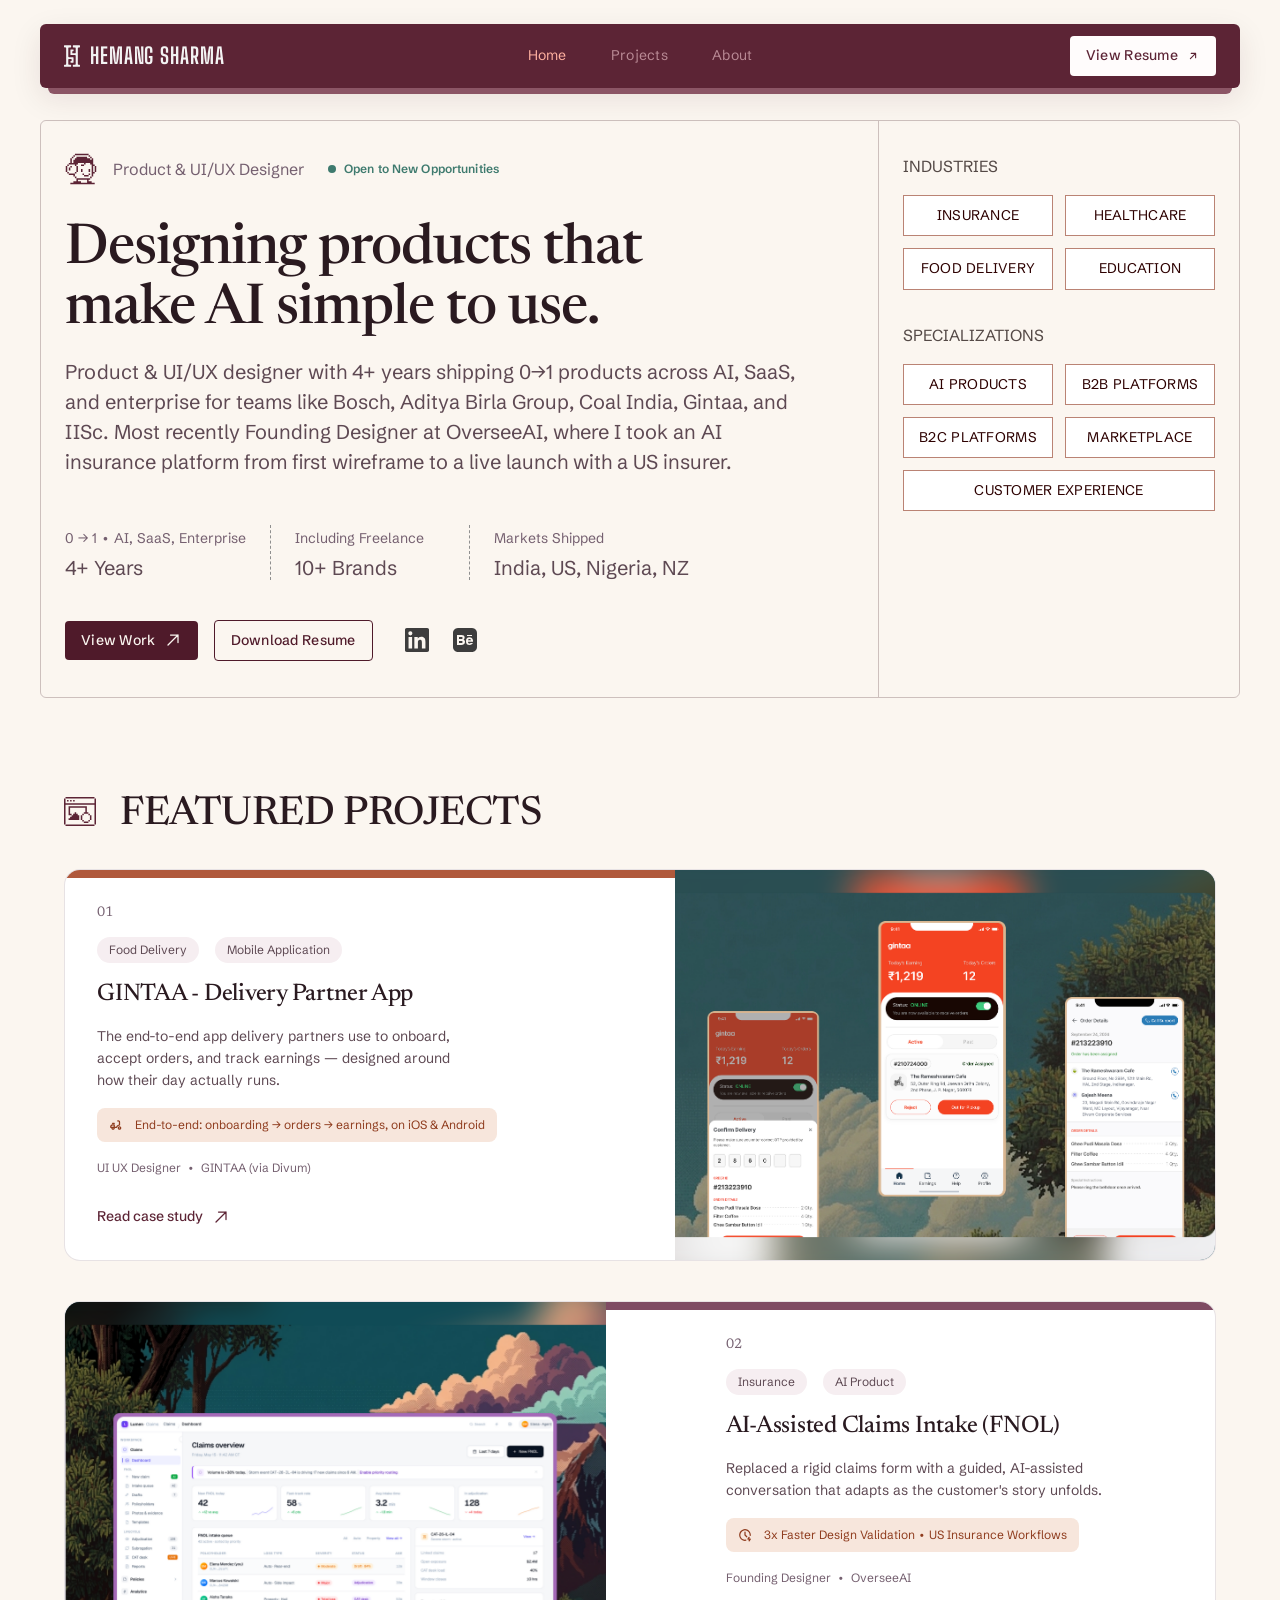
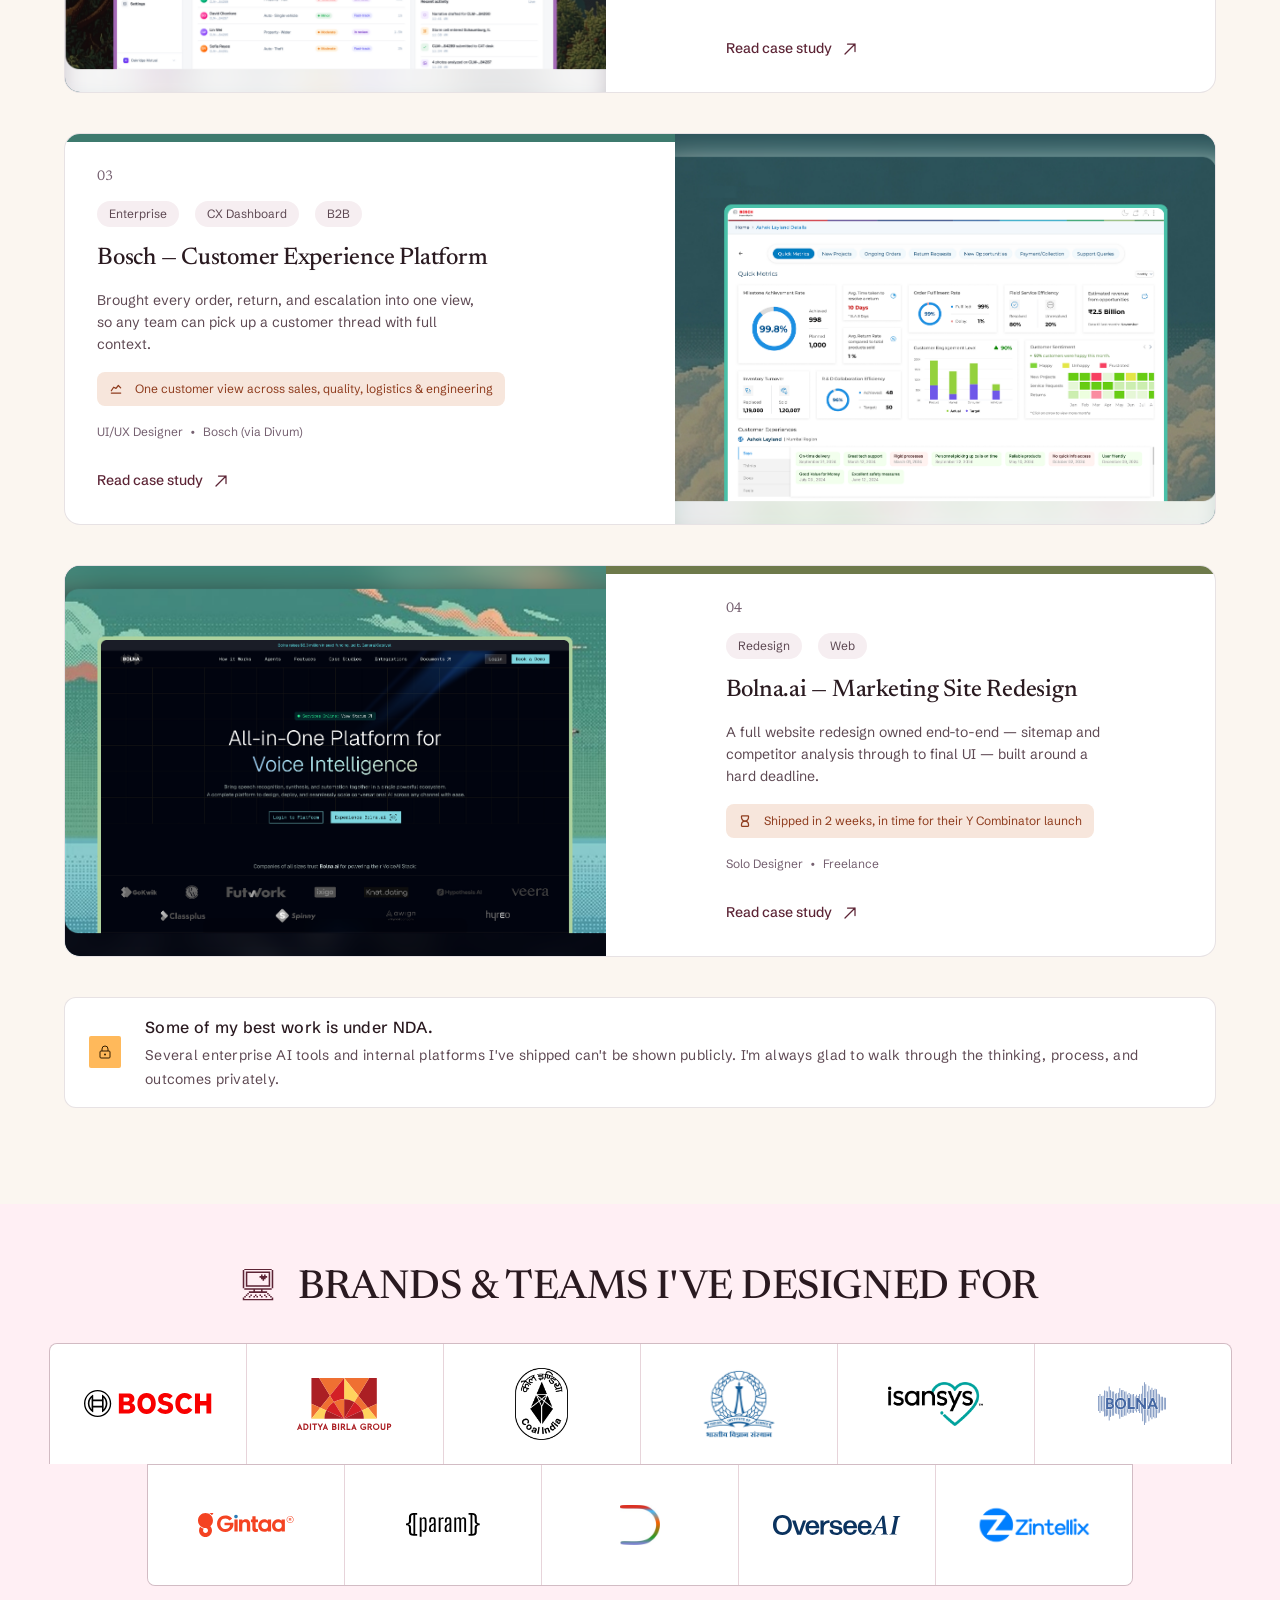
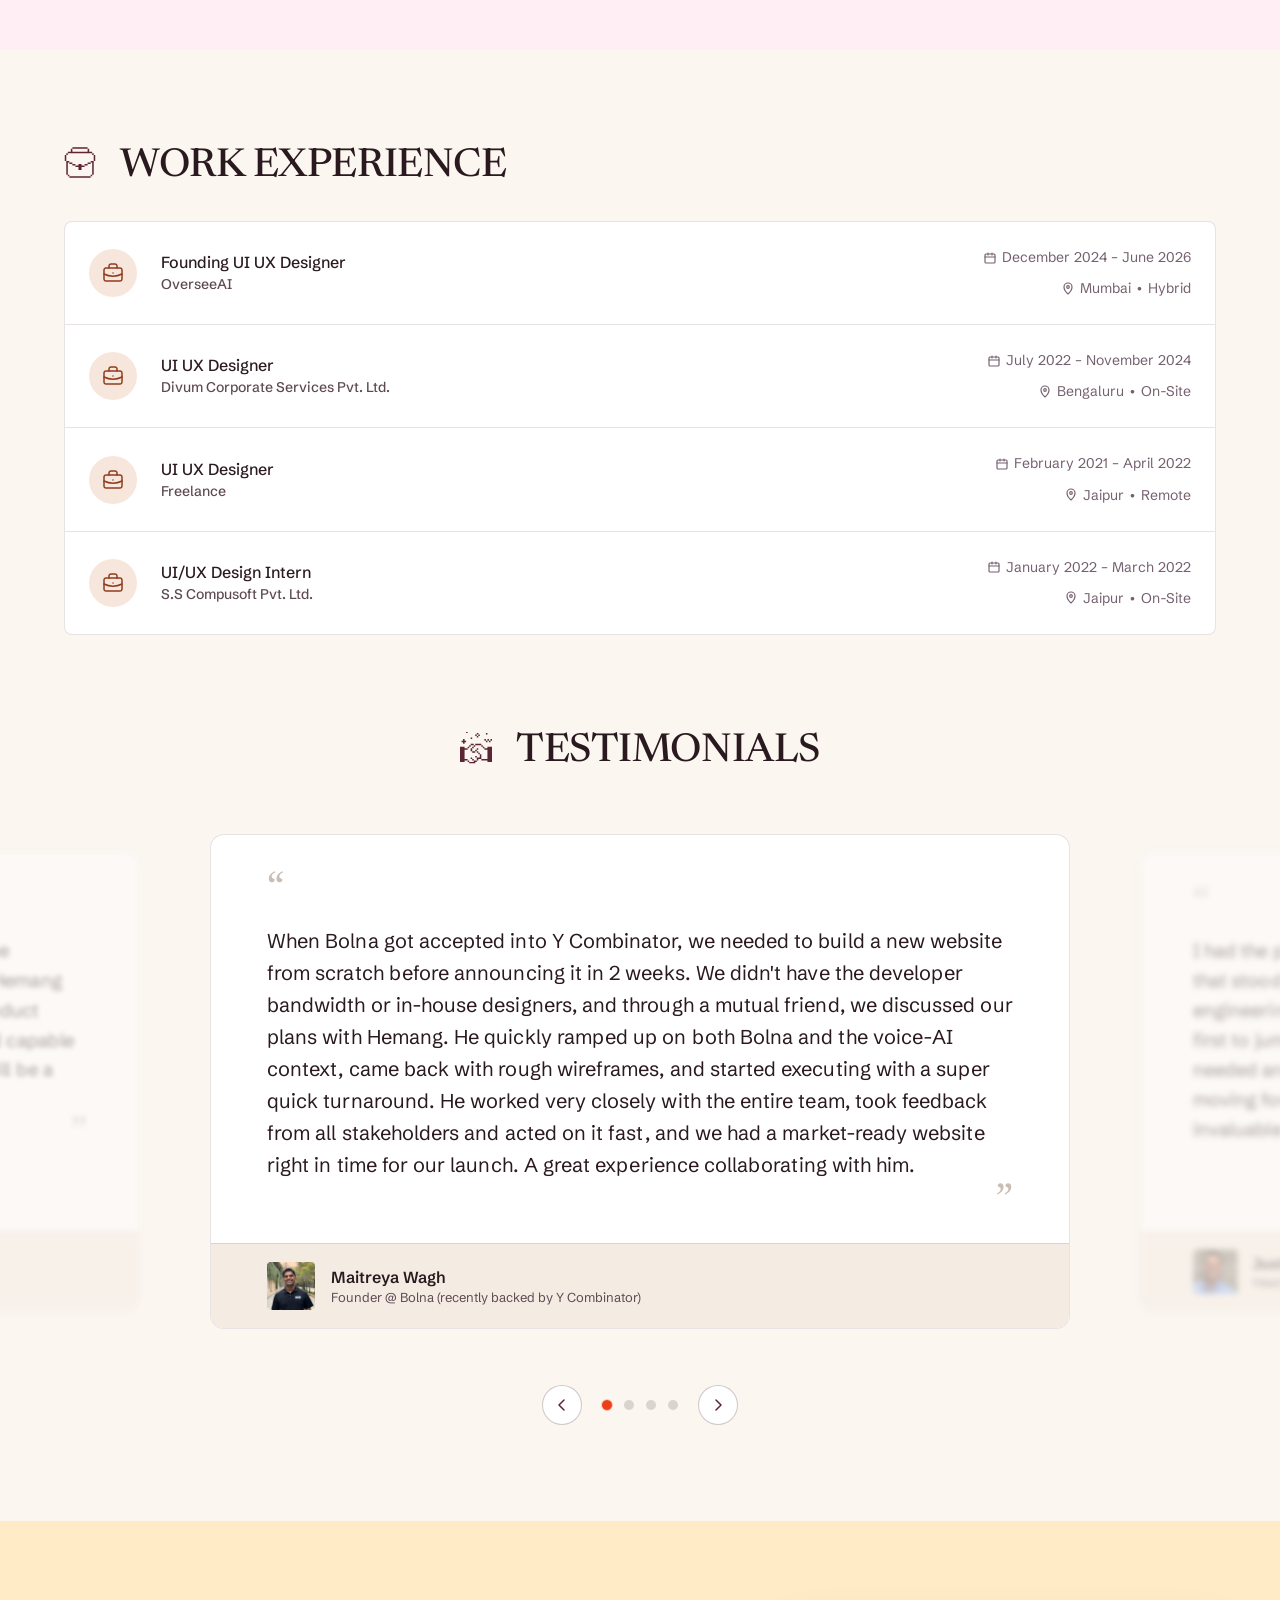
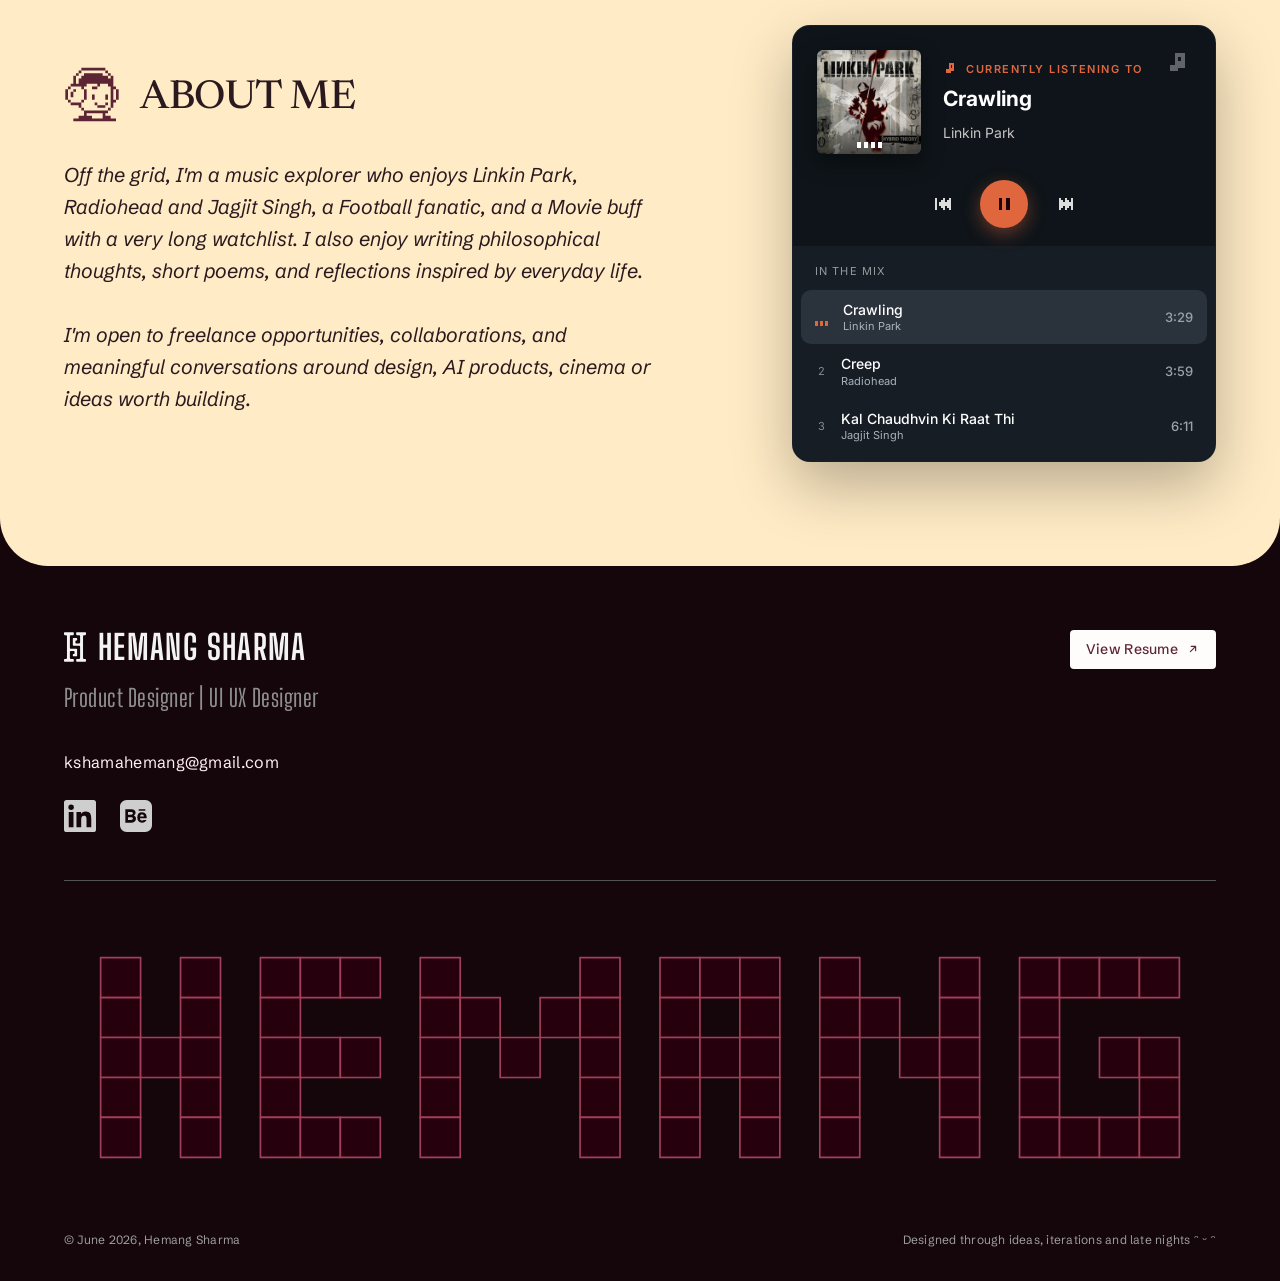
<file: index.html>
<!DOCTYPE html>
<html lang="en">
<head>
<meta charset="UTF-8">
<meta name="viewport" content="width=device-width, initial-scale=1.0">
<title>Hemang Sharma — Product & UI/UX Designer</title>
<meta name="description" content="Product & UI/UX designer with 4+ years shipping 0→1 products across AI, SaaS, and enterprise.">
<link rel="preconnect" href="https://fonts.googleapis.com">
<link rel="preconnect" href="https://fonts.gstatic.com" crossorigin>
<link href="https://fonts.googleapis.com/css2?family=Newsreader:ital,opsz,wght@0,6..72,400;0,6..72,500;0,6..72,600;1,6..72,400;1,6..72,500&family=Schibsted+Grotesk:ital,wght@0,400;0,500;0,600;0,700;1,400;1,500&family=Big+Shoulders+Display:wght@400;500;600;700&family=Inter:wght@400;500;600;700&display=swap" rel="stylesheet">
<link rel="stylesheet" href="assets/styles.css">
<style id="ld-critical">
  #loader{display:none}
  html.loading{overflow:hidden}
  html.loading body{overflow:hidden}
  html.loading #loader{display:flex}
</style>
<script>
  (function(){
    try{
      var nav = (performance.getEntriesByType && performance.getEntriesByType('navigation')[0]) || null;
      var isReload = nav ? nav.type === 'reload' : (performance.navigation && performance.navigation.type === 1);
      var seen = false;
      try { seen = !!sessionStorage.getItem('hs_loaded'); } catch(e){}
      if(!seen || isReload){ document.documentElement.classList.add('loading'); }
    }catch(e){}
  })();
</script>
</head>
<body>

<!-- ============================ LOADER ============================ -->
<div id="loader" role="status" aria-live="polite" aria-label="Loading portfolio">
  <div class="ld-vignette" aria-hidden="true"></div>
  <div class="ld-top">
    <span class="ld-tag">PORTFOLIO</span>
    <span class="ld-tag">&copy; 2026</span>
  </div>

  <div class="ld-center">
    <div class="ld-mono" aria-hidden="true">
      <svg class="ghost" viewBox="0 0 60.87 82.07" fill="currentColor" xmlns="http://www.w3.org/2000/svg">
        <path d="M27.2,76.02c-.09-1.11-.96-2.07-2-2.05-2.62,0-4.03,0-6.65,0-1.13.09-2.25-.98-2.22-2.24v-17.44c0-1.27,1.03-2.3,2.3-2.3,2.96,0,6.22,0,8.52,0,1-.03,1.94.73,1.94,1.6-.01,1.11.02,4.02-.01,5.13-.05.84-.99,1.48-1.92,1.5-1.18,0,.2-.02-.99,0-.94.01-1.73.8-1.7,1.61,0,1.08-.02,2.17,0,3.25.02.84.91,1.54,1.86,1.51,3.54,0,4.52,0,8.06,0,.71.02,1.38-.37,1.69-.92.26-.41.18-.89.19-1.33,0-5.1,0-12,0-17.11.04-.87-.88-1.68-1.88-1.66-4.48,0-10.23,0-15.32,0-1.52,0-2.74-1.23-2.74-2.75V10.45c0-1.18.95-2.21,2.03-2.22,2.68-.01,4.16,0,6.84,0,1.1.03,1.99-1.08,2.02-2.24.01-1.36,0-2.15,0-3.52.06-1.05-.57-2.14-1.5-2.45C16.59,0,12.3.02,3.17.01c-.6.01-1.21-.06-1.81.06C.59.44-.04,1.32,0,2.27c0,1.44,0,2.29,0,3.72,0,1.17.94,2.29,2.03,2.24,2.62-.01,1.45-.02,4.08,0,1.16-.03,2.18,1.17,2.08,2.43v60.86c.08,1.25-.91,2.5-2.09,2.43-2.62,0-1.45,0-4.08,0-1.03,0-1.97.94-2.02,2.07-.02,1.49,0,2.21,0,3.7-.04,1.22.94,2.36,2.06,2.33,9.26.01,13.68,0,22.93,0,1.19.1,2.25-1.09,2.22-2.36,0-1.49.03-2.2-.01-3.68Z"/>
        <path d="M60.85,76.03c-.06-1.13-1-2.08-2.02-2.07-2.62,0-1.45,0-4.08,0-1.17.06-2.17-1.18-2.09-2.43V10.66c-.09-1.26.92-2.46,2.08-2.43,2.62-.01,1.45,0,4.08,0,1.1.05,2.03-1.07,2.03-2.24,0-1.43,0-2.29,0-3.72.04-.96-.59-1.83-1.36-2.2-.6-.12-1.21-.05-1.81-.06-9.13.01-13.42,0-22.56.01-.93.31-1.56,1.4-1.5,2.45.01,1.36,0,2.15,0,3.52.03,1.16.92,2.27,2.02,2.24,2.68,0,4.16-.01,6.84,0,1.08,0,2.02,1.04,2.03,2.22v17.95c0,1.44-1.16,2.61-2.61,2.61-2.55,0-6.55,0-8.35,0-1,.03-1.94-.73-1.94-1.6.01-1.11-.02-4,.01-5.11.05-.84.99-1.48,1.92-1.5,1.18,0,.04.02,1.22,0,.94-.01,1.73-.8,1.7-1.61,0-1.08.02-2.17,0-3.25-.02-.84-.91-1.54-1.86-1.51-3.54,0-4.76,0-8.3,0-.71-.02-1.38.37-1.69.92-.26.41-.18.89-.19,1.33,0,5.1,0,11.98,0,17.09-.04.87.88,1.68,1.88,1.66,4.46,0,10.51,0,15.59,0,1.44,0,2.61,1.17,2.61,2.61v31.71c.02,1.26-1.1,2.33-2.22,2.24-2.62-.01-4.03,0-6.65,0-1.04-.02-1.91.94-2,2.05-.04,1.49,0,2.2-.01,3.68-.03,1.28,1.03,2.46,2.22,2.36,9.26,0,13.68,0,22.93,0,1.12.03,2.11-1.11,2.06-2.33,0-1.49,0-2.21,0-3.7Z"/>
      </svg>
      <div class="ld-fill" id="ldFill">
        <svg viewBox="0 0 60.87 82.07" fill="currentColor" xmlns="http://www.w3.org/2000/svg">
          <path d="M27.2,76.02c-.09-1.11-.96-2.07-2-2.05-2.62,0-4.03,0-6.65,0-1.13.09-2.25-.98-2.22-2.24v-17.44c0-1.27,1.03-2.3,2.3-2.3,2.96,0,6.22,0,8.52,0,1-.03,1.94.73,1.94,1.6-.01,1.11.02,4.02-.01,5.13-.05.84-.99,1.48-1.92,1.5-1.18,0,.2-.02-.99,0-.94.01-1.73.8-1.7,1.61,0,1.08-.02,2.17,0,3.25.02.84.91,1.54,1.86,1.51,3.54,0,4.52,0,8.06,0,.71.02,1.38-.37,1.69-.92.26-.41.18-.89.19-1.33,0-5.1,0-12,0-17.11.04-.87-.88-1.68-1.88-1.66-4.48,0-10.23,0-15.32,0-1.52,0-2.74-1.23-2.74-2.75V10.45c0-1.18.95-2.21,2.03-2.22,2.68-.01,4.16,0,6.84,0,1.1.03,1.99-1.08,2.02-2.24.01-1.36,0-2.15,0-3.52.06-1.05-.57-2.14-1.5-2.45C16.59,0,12.3.02,3.17.01c-.6.01-1.21-.06-1.81.06C.59.44-.04,1.32,0,2.27c0,1.44,0,2.29,0,3.72,0,1.17.94,2.29,2.03,2.24,2.62-.01,1.45-.02,4.08,0,1.16-.03,2.18,1.17,2.08,2.43v60.86c.08,1.25-.91,2.5-2.09,2.43-2.62,0-1.45,0-4.08,0-1.03,0-1.97.94-2.02,2.07-.02,1.49,0,2.21,0,3.7-.04,1.22.94,2.36,2.06,2.33,9.26.01,13.68,0,22.93,0,1.19.1,2.25-1.09,2.22-2.36,0-1.49.03-2.2-.01-3.68Z"/>
          <path d="M60.85,76.03c-.06-1.13-1-2.08-2.02-2.07-2.62,0-1.45,0-4.08,0-1.17.06-2.17-1.18-2.09-2.43V10.66c-.09-1.26.92-2.46,2.08-2.43,2.62-.01,1.45,0,4.08,0,1.1.05,2.03-1.07,2.03-2.24,0-1.43,0-2.29,0-3.72.04-.96-.59-1.83-1.36-2.2-.6-.12-1.21-.05-1.81-.06-9.13.01-13.42,0-22.56.01-.93.31-1.56,1.4-1.5,2.45.01,1.36,0,2.15,0,3.52.03,1.16.92,2.27,2.02,2.24,2.68,0,4.16-.01,6.84,0,1.08,0,2.02,1.04,2.03,2.22v17.95c0,1.44-1.16,2.61-2.61,2.61-2.55,0-6.55,0-8.35,0-1,.03-1.94-.73-1.94-1.6.01-1.11-.02-4,.01-5.11.05-.84.99-1.48,1.92-1.5,1.18,0,.04.02,1.22,0,.94-.01,1.73-.8,1.7-1.61,0-1.08.02-2.17,0-3.25-.02-.84-.91-1.54-1.86-1.51-3.54,0-4.76,0-8.3,0-.71-.02-1.38.37-1.69.92-.26.41-.18.89-.19,1.33,0,5.1,0,11.98,0,17.09-.04.87.88,1.68,1.88,1.66,4.46,0,10.51,0,15.59,0,1.44,0,2.61,1.17,2.61,2.61v31.71c.02,1.26-1.1,2.33-2.22,2.24-2.62-.01-4.03,0-6.65,0-1.04-.02-1.91.94-2,2.05-.04,1.49,0,2.2-.01,3.68-.03,1.28,1.03,2.46,2.22,2.36,9.26,0,13.68,0,22.93,0,1.12.03,2.11-1.11,2.06-2.33,0-1.49,0-2.21,0-3.7Z"/>
        </svg>
      </div>
    </div>
    <div class="ld-name" id="ldName" aria-hidden="true"></div>
    <div class="ld-role">PRODUCT &amp; UI/UX DESIGNER</div>
  </div>

  <div class="ld-bottom">
    <div class="ld-track"><span class="ld-track-fill" id="ldTrackFill"></span></div>
    <div class="ld-count"><span id="ldCount">0</span><i>%</i></div>
  </div>
</div>
<script>
  (function(){
    var root = document.documentElement;
    var loader = document.getElementById('loader');
    if(!loader) return;
    var NAME = 'HEMANG SHARMA';

    // Build name letters with stagger index
    var nameEl = document.getElementById('ldName');
    for(var i=0;i<NAME.length;i++){
      var ch = NAME[i];
      var s = document.createElement('span');
      s.className = 'ld-ltr' + (ch === ' ' ? ' sp' : '');
      s.style.setProperty('--i', i);
      s.textContent = ch === ' ' ? '\u00A0' : ch;
      nameEl.appendChild(s);
    }

    // If we decided NOT to show the loader, clean up instantly.
    if(!root.classList.contains('loading')){ loader.parentNode && loader.parentNode.removeChild(loader); return; }
    try { sessionStorage.setItem('hs_loaded','1'); } catch(e){}

    var fill = document.getElementById('ldFill');
    var trackFill = document.getElementById('ldTrackFill');
    var countEl = document.getElementById('ldCount');

    var reduce = window.matchMedia && window.matchMedia('(prefers-reduced-motion: reduce)').matches;
    var DURATION = reduce ? 600 : 2000;
    var start = null, done = false;

    // easeOutExpo for a fast-then-settle feel
    function ease(t){ return t === 1 ? 1 : 1 - Math.pow(2, -10 * t); }

    function render(p){ // p: 0..1
      var pct = Math.round(p * 100);
      countEl.textContent = pct;
      fill.style.clipPath = 'inset(' + (100 - p*100).toFixed(2) + '% 0 0 0)';
      fill.style.webkitClipPath = 'inset(' + (100 - p*100).toFixed(2) + '% 0 0 0)';
      trackFill.style.transform = 'scaleX(' + p.toFixed(4) + ')';
    }

    function finish(){
      if(done) return; done = true;
      loader.classList.add('is-charged');           // pulse the mark
      setTimeout(function(){
        loader.classList.add('is-done');             // lift the panel
        var endMs = reduce ? 420 : 950;
        setTimeout(function(){
          root.classList.remove('loading');
          loader.setAttribute('aria-hidden','true');
          if(loader.parentNode) loader.parentNode.removeChild(loader);
          window.dispatchEvent(new CustomEvent('hs:loaded'));
        }, endMs);
      }, reduce ? 120 : 320);
    }

    function tick(ts){
      if(start === null) start = ts;
      var t = Math.min((ts - start) / DURATION, 1);
      render(ease(t));
      if(t < 1){ requestAnimationFrame(tick); }
      else { finish(); }
    }

    // kick off after a paint so entrance transitions register
    requestAnimationFrame(function(){
      loader.classList.add('is-in');
      requestAnimationFrame(tick);
    });

    // safety net: never trap the user
    setTimeout(function(){ if(!done){ render(1); finish(); } }, DURATION + 4000);
  })();
</script>

<!-- ============================ NAV ============================ -->
<header class="site-header">
  <div class="navbar">
    <div class="nav-inner">
        <a class="brandmark" href="#top" aria-label="Hemang Sharma home">
          <span class="hs">
            <svg viewBox="0 0 60.87 82.07" fill="currentColor" xmlns="http://www.w3.org/2000/svg" aria-hidden="true">
              <path d="M27.2,76.02c-.09-1.11-.96-2.07-2-2.05-2.62,0-4.03,0-6.65,0-1.13.09-2.25-.98-2.22-2.24v-17.44c0-1.27,1.03-2.3,2.3-2.3,2.96,0,6.22,0,8.52,0,1-.03,1.94.73,1.94,1.6-.01,1.11.02,4.02-.01,5.13-.05.84-.99,1.48-1.92,1.5-1.18,0,.2-.02-.99,0-.94.01-1.73.8-1.7,1.61,0,1.08-.02,2.17,0,3.25.02.84.91,1.54,1.86,1.51,3.54,0,4.52,0,8.06,0,.71.02,1.38-.37,1.69-.92.26-.41.18-.89.19-1.33,0-5.1,0-12,0-17.11.04-.87-.88-1.68-1.88-1.66-4.48,0-10.23,0-15.32,0-1.52,0-2.74-1.23-2.74-2.75V10.45c0-1.18.95-2.21,2.03-2.22,2.68-.01,4.16,0,6.84,0,1.1.03,1.99-1.08,2.02-2.24.01-1.36,0-2.15,0-3.52.06-1.05-.57-2.14-1.5-2.45C16.59,0,12.3.02,3.17.01c-.6.01-1.21-.06-1.81.06C.59.44-.04,1.32,0,2.27c0,1.44,0,2.29,0,3.72,0,1.17.94,2.29,2.03,2.24,2.62-.01,1.45-.02,4.08,0,1.16-.03,2.18,1.17,2.08,2.43v60.86c.08,1.25-.91,2.5-2.09,2.43-2.62,0-1.45,0-4.08,0-1.03,0-1.97.94-2.02,2.07-.02,1.49,0,2.21,0,3.7-.04,1.22.94,2.36,2.06,2.33,9.26.01,13.68,0,22.93,0,1.19.1,2.25-1.09,2.22-2.36,0-1.49.03-2.2-.01-3.68Z"/>
              <path d="M60.85,76.03c-.06-1.13-1-2.08-2.02-2.07-2.62,0-1.45,0-4.08,0-1.17.06-2.17-1.18-2.09-2.43V10.66c-.09-1.26.92-2.46,2.08-2.43,2.62-.01,1.45,0,4.08,0,1.1.05,2.03-1.07,2.03-2.24,0-1.43,0-2.29,0-3.72.04-.96-.59-1.83-1.36-2.2-.6-.12-1.21-.05-1.81-.06-9.13.01-13.42,0-22.56.01-.93.31-1.56,1.4-1.5,2.45.01,1.36,0,2.15,0,3.52.03,1.16.92,2.27,2.02,2.24,2.68,0,4.16-.01,6.84,0,1.08,0,2.02,1.04,2.03,2.22v17.95c0,1.44-1.16,2.61-2.61,2.61-2.55,0-6.55,0-8.35,0-1,.03-1.94-.73-1.94-1.6.01-1.11-.02-4,.01-5.11.05-.84.99-1.48,1.92-1.5,1.18,0,.04.02,1.22,0,.94-.01,1.73-.8,1.7-1.61,0-1.08.02-2.17,0-3.25-.02-.84-.91-1.54-1.86-1.51-3.54,0-4.76,0-8.3,0-.71-.02-1.38.37-1.69.92-.26.41-.18.89-.19,1.33,0,5.1,0,11.98,0,17.09-.04.87.88,1.68,1.88,1.66,4.46,0,10.51,0,15.59,0,1.44,0,2.61,1.17,2.61,2.61v31.71c.02,1.26-1.1,2.33-2.22,2.24-2.62-.01-4.03,0-6.65,0-1.04-.02-1.91.94-2,2.05-.04,1.49,0,2.2-.01,3.68-.03,1.28,1.03,2.46,2.22,2.36,9.26,0,13.68,0,22.93,0,1.12.03,2.11-1.11,2.06-2.33,0-1.49,0-2.21,0-3.7Z"/>
            </svg>
          </span>
          <span class="name">HEMANG SHARMA</span>
        </a>
        <nav class="nav-links">
          <a href="#top" class="active">Home</a>
          <a href="Projects.html">Projects</a>
          <a href="About.html">About</a>
        </nav>
      <div class="nav-right">
        <a class="btn-resume" href="#" data-resume>View Resume
          <svg viewBox="0 0 16 16" fill="none"><path d="M5 11 11 5M11 5H6M11 5v5" stroke="currentColor" stroke-width="1.25" stroke-linecap="round" stroke-linejoin="round"/></svg>
        </a>
        <button class="nav-toggle" aria-label="Open menu" data-menu-open><span></span><span></span><span></span></button>
      </div>
    </div>
  </div>
</header>

<!-- mobile sheet -->
<div class="mobile-sheet" id="mobileSheet">
  <div class="mobile-sheet-top">
    <span class="mobile-brand">
      <span class="hs">
        <svg viewBox="0 0 60.87 82.07" fill="currentColor" xmlns="http://www.w3.org/2000/svg" aria-hidden="true">
          <path d="M27.2,76.02c-.09-1.11-.96-2.07-2-2.05-2.62,0-4.03,0-6.65,0-1.13.09-2.25-.98-2.22-2.24v-17.44c0-1.27,1.03-2.3,2.3-2.3,2.96,0,6.22,0,8.52,0,1-.03,1.94.73,1.94,1.6-.01,1.11.02,4.02-.01,5.13-.05.84-.99,1.48-1.92,1.5-1.18,0,.2-.02-.99,0-.94.01-1.73.8-1.7,1.61,0,1.08-.02,2.17,0,3.25.02.84.91,1.54,1.86,1.51,3.54,0,4.52,0,8.06,0,.71.02,1.38-.37,1.69-.92.26-.41.18-.89.19-1.33,0-5.1,0-12,0-17.11.04-.87-.88-1.68-1.88-1.66-4.48,0-10.23,0-15.32,0-1.52,0-2.74-1.23-2.74-2.75V10.45c0-1.18.95-2.21,2.03-2.22,2.68-.01,4.16,0,6.84,0,1.1.03,1.99-1.08,2.02-2.24.01-1.36,0-2.15,0-3.52.06-1.05-.57-2.14-1.5-2.45C16.59,0,12.3.02,3.17.01c-.6.01-1.21-.06-1.81.06C.59.44-.04,1.32,0,2.27c0,1.44,0,2.29,0,3.72,0,1.17.94,2.29,2.03,2.24,2.62-.01,1.45-.02,4.08,0,1.16-.03,2.18,1.17,2.08,2.43v60.86c.08,1.25-.91,2.5-2.09,2.43-2.62,0-1.45,0-4.08,0-1.03,0-1.97.94-2.02,2.07-.02,1.49,0,2.21,0,3.7-.04,1.22.94,2.36,2.06,2.33,9.26.01,13.68,0,22.93,0,1.19.1,2.25-1.09,2.22-2.36,0-1.49.03-2.2-.01-3.68Z"/>
          <path d="M60.85,76.03c-.06-1.13-1-2.08-2.02-2.07-2.62,0-1.45,0-4.08,0-1.17.06-2.17-1.18-2.09-2.43V10.66c-.09-1.26.92-2.46,2.08-2.43,2.62-.01,1.45,0,4.08,0,1.1.05,2.03-1.07,2.03-2.24,0-1.43,0-2.29,0-3.72.04-.96-.59-1.83-1.36-2.2-.6-.12-1.21-.05-1.81-.06-9.13.01-13.42,0-22.56.01-.93.31-1.56,1.4-1.5,2.45.01,1.36,0,2.15,0,3.52.03,1.16.92,2.27,2.02,2.24,2.68,0,4.16-.01,6.84,0,1.08,0,2.02,1.04,2.03,2.22v17.95c0,1.44-1.16,2.61-2.61,2.61-2.55,0-6.55,0-8.35,0-1,.03-1.94-.73-1.94-1.6.01-1.11-.02-4,.01-5.11.05-.84.99-1.48,1.92-1.5,1.18,0,.04.02,1.22,0,.94-.01,1.73-.8,1.7-1.61,0-1.08.02-2.17,0-3.25-.02-.84-.91-1.54-1.86-1.51-3.54,0-4.76,0-8.3,0-.71-.02-1.38.37-1.69.92-.26.41-.18.89-.19,1.33,0,5.1,0,11.98,0,17.09-.04.87.88,1.68,1.88,1.66,4.46,0,10.51,0,15.59,0,1.44,0,2.61,1.17,2.61,2.61v31.71c.02,1.26-1.1,2.33-2.22,2.24-2.62-.01-4.03,0-6.65,0-1.04-.02-1.91.94-2,2.05-.04,1.49,0,2.2-.01,3.68-.03,1.28,1.03,2.46,2.22,2.36,9.26,0,13.68,0,22.93,0,1.12.03,2.11-1.11,2.06-2.33,0-1.49,0-2.21,0-3.7Z"/>
        </svg>
      </span>
      <span class="name">HEMANG SHARMA</span>
    </span>
    <button class="mobile-sheet-close" aria-label="Close menu" data-menu-close>×</button>
  </div>
  <nav>
    <a href="#top" class="active" data-menu-close>Home</a>
    <a href="Projects.html" data-menu-close>Projects</a>
    <a href="About.html" data-menu-close>About</a>
  </nav>
  <a class="btn-resume" href="#" data-resume>View Resume
    <svg viewBox="0 0 16 16" fill="none"><path d="M5 11 11 5M11 5H6M11 5v5" stroke="currentColor" stroke-width="1.25" stroke-linecap="round" stroke-linejoin="round"/></svg>
  </a>
</div>

<main id="top">
<!-- ============================ HERO ============================ -->
<section class="hero">
  <div class="hero-frame reveal">
    <div class="hero-cols">
      <!-- BOX 1 — intro / heading -->
      <div class="hero-left">
        <div class="hero-meta">
          <div class="hero-role">
            <span class="picon" aria-hidden="true">
              <img src="assets/icons/hero.svg" alt="" width="32" height="32">
            </span>
            <span>Product &amp; UI/UX Designer</span>
          </div>
          <div class="hero-open">
            <span class="dot"></span>
            <span>Open to New Opportunities</span>
          </div>
        </div>

        <h1 class="hero-h1">Designing products that make AI simple to use.</h1>
        <p class="hero-intro">Product &amp; UI/UX designer with 4+ years shipping 0&rarr;1 products across AI, SaaS, and enterprise for teams like Bosch, Aditya Birla Group, Coal India, Gintaa, and IISc. Most recently Founding Designer at OverseeAI, where I took an AI insurance platform from first wireframe to a live launch with a US insurer.</p>

        <div class="hero-stats">
          <div class="stat">
            <span class="label">0 &rarr; 1 &bull; AI, SaaS, Enterprise</span>
            <span class="value">4+ Years</span>
          </div>
          <span class="stat-div"></span>
          <div class="stat">
            <span class="label">Including Freelance</span>
            <span class="value">10+ Brands</span>
          </div>
          <span class="stat-div"></span>
          <div class="stat">
            <span class="label">Markets Shipped</span>
            <span class="value">India, US, Nigeria, NZ</span>
          </div>
        </div>

        <div class="hero-cta">
          <div class="cta-pair">
            <a class="btn btn-primary" href="#projects">View Work
              <svg viewBox="0 0 18 18" fill="none"><path d="M4 14 14 4M14 4H6.5M14 4v7.5" stroke="currentColor" stroke-width="1.25" stroke-linecap="round" stroke-linejoin="round"/></svg>
            </a>
            <a class="btn btn-outline" href="#" data-resume>Download Resume</a>
          </div>
          <div class="hero-social">
            <a href="https://www.linkedin.com/in/hemangsharma24/" target="_blank" rel="noopener" aria-label="LinkedIn">
              <svg viewBox="0 0 24 24" fill="currentColor"><path d="M20.45 20.45h-3.56v-5.57c0-1.33-.02-3.04-1.85-3.04-1.85 0-2.14 1.45-2.14 2.94v5.67H9.35V9h3.41v1.56h.05c.48-.9 1.64-1.85 3.37-1.85 3.6 0 4.27 2.37 4.27 5.45v6.29ZM5.34 7.43a2.06 2.06 0 1 1 0-4.13 2.06 2.06 0 0 1 0 4.13ZM7.12 20.45H3.55V9h3.57v11.45ZM22.22 0H1.77C.79 0 0 .77 0 1.73v20.54C0 23.23.79 24 1.77 24h20.45c.98 0 1.78-.77 1.78-1.73V1.73C24 .77 23.2 0 22.22 0Z"/></svg>
            </a>
            <a href="https://www.behance.net/hemangsharma24" target="_blank" rel="noopener" aria-label="Behance">
              <svg viewBox="0 0 24 24" fill="currentColor"><path d="M8.228 15.01H6V13H8.261C10.139 13 10.264 15.01 8.228 15.01ZM14.986 12.333H18.004C17.887 10.618 15.274 10.356 14.986 12.333ZM8.182 9H6V11H8.389C10.062 11 10.326 9 8.182 9ZM24 5V19C24 21.761 21.762 24 19 24H5C2.238 24 0 21.761 0 19V5C0 2.239 2.238 0 5 0H19C21.762 0 24 2.239 24 5ZM14 8H19V7H14V8ZM10.448 11.618C12.355 10.644 12.285 7.068 8.635 7.014H4V16.992H8.311C12.833 16.992 12.756 12.458 10.448 11.618ZM19.935 12.22C19.661 10.457 18.407 9.27 16.352 9.27C14.258 9.27 13 10.61 13 13.217C13 15.848 14.367 17 16.416 17C18.465 17 19.522 15.865 19.816 15H17.705C16.969 15.855 14.812 15.521 14.938 13.647H19.998C20.008 13.013 19.986 12.558 19.935 12.22Z"/></svg>
            </a>
          </div>
        </div>
      </div>

      <div class="hero-divider" aria-hidden="true"></div>

      <!-- BOX 2 — industries / what I did -->
      <div class="hero-right">
        <div class="panel-block">
          <div class="panel-label">INDUSTRIES</div>
          <div class="tag-cluster">
            <span class="ind-tag">INSURANCE</span>
            <span class="ind-tag">HEALTHCARE</span>
            <span class="ind-tag">FOOD DELIVERY</span>
            <span class="ind-tag">EDUCATION</span>
          </div>
        </div>
        <div class="panel-block">
          <div class="panel-label">SPECIALIZATIONS</div>
          <div class="tag-cluster">
            <span class="ind-tag">AI PRODUCTS</span>
            <span class="ind-tag">B2B PLATFORMS</span>
            <span class="ind-tag">B2C PLATFORMS</span>
            <span class="ind-tag">MARKETPLACE</span>
            <span class="ind-tag">CUSTOMER EXPERIENCE</span>
          </div>
        </div>
      </div>
    </div>
  </div>
</section>

<!-- ============================ PROJECTS ============================ -->
<section class="projects wrap" id="projects">
  <div class="section-head reveal">
    <span class="picon" aria-hidden="true">
      <img src="assets/icons/projects.svg" alt="" width="32" height="32">
    </span>
    <h2>FEATURED PROJECTS</h2>
  </div>

  <!-- Card 01 — GINTAA (image right) -->
  <article class="pcard img-right reveal">
    <span class="pcard-accent acc-terracotta"></span>
    <a class="pcard-stretch" href="Case-GINTAA.html" aria-label="Read the GINTAA case study"></a>
    <div class="pcard-body">
      <div class="pcard-idx">01</div>
      <div class="pcard-tags"><span class="pill">Food Delivery</span><span class="pill">Mobile Application</span></div>
      <h3>GINTAA - Delivery Partner App</h3>
      <p class="pcard-desc">The end-to-end app delivery partners use to onboard, accept orders, and track earnings &mdash; designed around how their day actually runs.</p>
      <span class="metric">
        <svg viewBox="0 0 14 14" fill="none"><path d="M9.33334 9.91667C9.33334 10.2261 9.45625 10.5228 9.67504 10.7416C9.89384 10.9604 10.1906 11.0833 10.5 11.0833C10.8094 11.0833 11.1062 10.9604 11.325 10.7416C11.5438 10.5228 11.6667 10.2261 11.6667 9.91667C11.6667 9.60725 11.5438 9.3105 11.325 9.09171C11.1062 8.87292 10.8094 8.75 10.5 8.75C10.1906 8.75 9.89384 8.87292 9.67504 9.09171C9.45625 9.3105 9.33334 9.60725 9.33334 9.91667Z" stroke="currentColor" stroke-width="1.25" stroke-linecap="round" stroke-linejoin="round"/><path d="M2.91667 9.33329V9.91663C2.91667 10.226 3.03958 10.5228 3.25838 10.7416C3.47717 10.9604 3.77391 11.0833 4.08333 11.0833C4.39275 11.0833 4.6895 10.9604 4.90829 10.7416C5.12708 10.5228 5.25 10.226 5.25 9.91663V6.99996H3.5C3.03587 6.99996 2.59075 7.18433 2.26256 7.51252C1.93437 7.84071 1.75 8.28583 1.75 8.74996V9.33329H7.58333C7.79954 8.70863 8.18822 8.15797 8.70439 7.74503C9.22056 7.33209 9.84311 7.07377 10.5 6.99996V4.08329C10.5 3.77387 10.3771 3.47713 10.1583 3.25833C9.9395 3.03954 9.64275 2.91663 9.33333 2.91663H8.75" stroke="currentColor" stroke-width="1.25" stroke-linecap="round" stroke-linejoin="round"/><path d="M3.5 5.25H5.25" stroke="currentColor" stroke-width="1.25" stroke-linecap="round" stroke-linejoin="round"/></svg>
        End-to-end: onboarding &rarr; orders &rarr; earnings, on iOS &amp; Android
      </span>
      <div class="pcard-role">UI UX Designer  •  GINTAA (via Divum)</div>
      <a class="read-link" href="Case-GINTAA.html">Read case study
        <svg viewBox="0 0 18 18" fill="none"><path d="M4 14 14 4M14 4H6.5M14 4v7.5" stroke="currentColor" stroke-width="1.25" stroke-linecap="round" stroke-linejoin="round"/></svg>
      </a>
    </div>
    <div class="pcard-media">
      <img class="pcard-bgfill" src="assets/img/thumb-gintaa.png" alt="" aria-hidden="true">
      <img class="pcard-thumb" src="assets/img/thumb-gintaa.png" alt="GINTAA delivery partner app — earnings, order assignment, and order detail screens">
    </div>
  </article>

  <!-- Card 02 — FNOL (image left) -->
  <article class="pcard img-left reveal">
    <span class="pcard-accent acc-plum"></span>
    <a class="pcard-stretch" href="Case-FNOL.html" aria-label="Read the AI-Assisted Claims Intake (FNOL) case study"></a>
    <div class="pcard-body">
      <div class="pcard-idx">02</div>
      <div class="pcard-tags"><span class="pill">Insurance</span><span class="pill">AI Product</span></div>
      <h3>AI-Assisted Claims Intake (FNOL)</h3>
      <p class="pcard-desc">Replaced a rigid claims form with a guided, AI-assisted conversation that adapts as the customer's story unfolds.</p>
      <span class="metric">
        <svg viewBox="0 0 14 14" fill="none"><path d="M12.2406 7.30921C12.3047 6.22379 12.0302 5.14525 11.455 4.22254C10.8798 3.29983 10.0323 2.57848 9.02949 2.15811C8.02672 1.73774 6.91817 1.63909 5.85693 1.87578C4.79569 2.11247 3.83412 2.67282 3.10501 3.47945C2.3759 4.28609 1.91523 5.2992 1.78662 6.37888C1.658 7.45856 1.86779 8.55154 2.38701 9.50688C2.90623 10.4622 3.70926 11.2328 4.6852 11.7121C5.66115 12.1915 6.76185 12.356 7.83531 12.183" stroke="currentColor" stroke-width="1.25" stroke-linecap="round" stroke-linejoin="round"/><path d="M7 4.08337V7.00004L8.75 8.75004" stroke="currentColor" stroke-width="1.25" stroke-linecap="round" stroke-linejoin="round"/><path d="M11.0834 9.33337L9.91669 11.0834H12.25L11.0834 12.8334" stroke="currentColor" stroke-width="1.25" stroke-linecap="round" stroke-linejoin="round"/></svg>
        3x Faster Design Validation &bull; US Insurance Workflows
      </span>
      <div class="pcard-role">Founding Designer  •  OverseeAI</div>
      <a class="read-link" href="Case-FNOL.html">Read case study
        <svg viewBox="0 0 18 18" fill="none"><path d="M4 14 14 4M14 4H6.5M14 4v7.5" stroke="currentColor" stroke-width="1.25" stroke-linecap="round" stroke-linejoin="round"/></svg>
      </a>
    </div>
    <div class="pcard-media">
      <img class="pcard-bgfill" src="assets/img/thumb-fnol.png" alt="" aria-hidden="true">
      <img class="pcard-thumb" src="assets/img/thumb-fnol.png" alt="Lumen — AI-assisted FNOL claims intake dashboard">
    </div>
  </article>

  <!-- Card 03 — Bosch (image right) -->
  <article class="pcard img-right reveal">
    <span class="pcard-accent acc-teal"></span>
    <a class="pcard-stretch" href="Case-Bosch.html" aria-label="Read the Bosch Customer Experience Platform case study"></a>
    <div class="pcard-body">
      <div class="pcard-idx">03</div>
      <div class="pcard-tags"><span class="pill">Enterprise</span><span class="pill">CX Dashboard</span><span class="pill">B2B</span></div>
      <h3>Bosch &mdash; Customer Experience Platform</h3>
      <p class="pcard-desc">Brought every order, return, and escalation into one view, so any team can pick up a customer thread with full context.</p>
      <span class="metric">
        <svg viewBox="0 0 14 14" fill="none"><path d="M2.33334 11.0834H11.6667" stroke="currentColor" stroke-width="1.25" stroke-linecap="round" stroke-linejoin="round"/><path d="M2.33334 8.75L4.66667 5.25L7 6.41667L9.33334 3.5L11.6667 5.83333" stroke="currentColor" stroke-width="1.25" stroke-linecap="round" stroke-linejoin="round"/></svg>
        One customer view across sales, quality, logistics &amp; engineering
      </span>
      <div class="pcard-role">UI/UX Designer  •  Bosch (via Divum)</div>
      <a class="read-link" href="Case-Bosch.html">Read case study
        <svg viewBox="0 0 18 18" fill="none"><path d="M4 14 14 4M14 4H6.5M14 4v7.5" stroke="currentColor" stroke-width="1.25" stroke-linecap="round" stroke-linejoin="round"/></svg>
      </a>
    </div>
    <div class="pcard-media">
      <img class="pcard-bgfill" src="assets/img/thumb-bosch.png" alt="" aria-hidden="true">
      <img class="pcard-thumb" src="assets/img/thumb-bosch.png" alt="Bosch customer experience platform dashboard">
    </div>
  </article>

  <!-- Card 04 — Bolna (image left) -->
  <article class="pcard img-left reveal">
    <span class="pcard-accent acc-sage"></span>
    <a class="pcard-stretch" href="Case-Bolna.html" aria-label="Read the Bolna.ai website redesign case study"></a>
    <div class="pcard-body">
      <div class="pcard-idx">04</div>
      <div class="pcard-tags"><span class="pill">Redesign</span><span class="pill">Web</span></div>
      <h3>Bolna.ai &mdash; Marketing Site Redesign</h3>
      <p class="pcard-desc">A full website redesign owned end-to-end &mdash; sitemap and competitor analysis through to final UI &mdash; built around a hard deadline.</p>
      <span class="metric">
        <svg viewBox="0 0 14 14" fill="none"><path d="M3.5 11.6667V10.5C3.5 9.57174 3.86875 8.6815 4.52513 8.02513C5.1815 7.36875 6.07174 7 7 7C7.92826 7 8.8185 7.36875 9.47487 8.02513C10.1313 8.6815 10.5 9.57174 10.5 10.5V11.6667C10.5 11.8214 10.4385 11.9697 10.3291 12.0791C10.2197 12.1885 10.0714 12.25 9.91667 12.25H4.08333C3.92862 12.25 3.78025 12.1885 3.67085 12.0791C3.56146 11.9697 3.5 11.8214 3.5 11.6667Z" stroke="currentColor" stroke-width="1.25" stroke-linecap="round" stroke-linejoin="round"/><path d="M3.5 3.5V2.33333C3.5 2.17862 3.56146 2.03025 3.67085 1.92085C3.78025 1.81146 3.92862 1.75 4.08333 1.75H9.91667C10.0714 1.75 10.2197 1.81146 10.3291 1.92085C10.4385 2.03025 10.5 2.17862 10.5 2.33333V3.5C10.5 4.42826 10.1313 5.3185 9.47487 5.97487C8.8185 6.63125 7.92826 7 7 7C6.07174 7 5.1815 6.63125 4.52513 5.97487C3.86875 5.3185 3.5 4.42826 3.5 3.5Z" stroke="currentColor" stroke-width="1.25" stroke-linecap="round" stroke-linejoin="round"/></svg>
        Shipped in 2 weeks, in time for their Y Combinator launch
      </span>
      <div class="pcard-role">Solo Designer  •  Freelance</div>
      <a class="read-link" href="Case-Bolna.html">Read case study
        <svg viewBox="0 0 18 18" fill="none"><path d="M4 14 14 4M14 4H6.5M14 4v7.5" stroke="currentColor" stroke-width="1.25" stroke-linecap="round" stroke-linejoin="round"/></svg>
      </a>
    </div>
    <div class="pcard-media">
      <img class="pcard-bgfill" src="assets/img/thumb-bolna.png" alt="" aria-hidden="true">
      <img class="pcard-thumb" src="assets/img/thumb-bolna.png" alt="Bolna.ai marketing site redesign — Voice Intelligence landing page">
    </div>
  </article>

  <!-- NDA note -->
  <div class="nda-note reveal">
    <span class="nda-ic">
      <svg viewBox="0 0 16 16" fill="none"><rect x="3" y="7" width="10" height="7" rx="1" stroke="currentColor" stroke-width="1"/><path d="M5 7V5a3 3 0 0 1 6 0v2" stroke="currentColor" stroke-width="1"/><circle cx="8" cy="10.5" r="1" fill="currentColor"/></svg>
    </span>
    <div>
      <div class="h">Some of my best work is under NDA.</div>
      <div class="p">Several enterprise AI tools and internal platforms I've shipped can't be shown publicly. I'm always glad to walk through the thinking, process, and outcomes privately.</div>
    </div>
  </div>
</section>

<!-- ============================ BRANDS ============================ -->
<section class="brands">
  <div class="wrap">
    <div class="section-head reveal">
      <span class="picon" aria-hidden="true">
        <img src="assets/icons/brands.svg" alt="" width="32" height="32">
      </span>
      <h2>BRANDS &amp; TEAMS I'VE DESIGNED FOR</h2>
    </div>
    <div class="logo-wall reveal">
      <div class="logo-grid row1">
        <div class="logo-cell"><img class="lg" src="assets/logos/bosch.svg" alt="Bosch"></div>
        <div class="logo-cell"><img class="lg lg-tall" src="assets/logos/aditya-birla.svg" alt="Aditya Birla Group"></div>
        <div class="logo-cell"><img class="lg lg-emblem" src="assets/logos/coal-india.png" alt="Coal India"></div>
        <div class="logo-cell"><img class="lg lg-emblem" src="assets/logos/iisc.jpg" alt="Indian Institute of Science"></div>
        <div class="logo-cell"><img class="lg" src="assets/logos/isansys.png" alt="Isansys"></div>
        <div class="logo-cell"><img class="lg" src="assets/logos/bolna.svg" alt="Bolna"></div>
      </div>
      <div class="logo-grid row2">
        <div class="logo-cell"><img class="lg" src="assets/logos/gintaa.svg" alt="Gintaa"></div>
        <div class="logo-cell"><img class="lg" src="assets/logos/param.svg" alt="param"></div>
        <div class="logo-cell"><img class="lg lg-divum" src="assets/logos/circle.png" alt="Divum"></div>
        <div class="logo-cell"><img class="lg" src="assets/logos/oversee.svg" alt="OverseeAI"></div>
        <div class="logo-cell"><img class="lg" src="assets/logos/zintellix.png" alt="Zintellix"></div>
      </div>
    </div>
  </div>
</section>

<!-- ============================ WORK EXPERIENCE ============================ -->
<section class="work wrap">
  <div class="section-head reveal">
    <span class="picon" aria-hidden="true">
      <img src="assets/icons/work.svg" alt="" width="32" height="32">
    </span>
    <h2>WORK EXPERIENCE</h2>
  </div>
  <div class="exp-list reveal">
    <div class="exp-row">
      <div class="exp-left">
        <span class="exp-ic"><img src="assets/icons/incard-work.svg" alt="" width="24" height="24"></span>
        <div><div class="exp-title">Founding UI UX Designer</div><div class="exp-co">OverseeAI</div></div>
      </div>
      <div class="exp-meta">
        <span class="m"><svg viewBox="0 0 14 14" fill="none"><rect x="2" y="3" width="10" height="9" rx="1" stroke="currentColor" stroke-width="1.17"/><path d="M2 6h10M5 2v2M9 2v2" stroke="currentColor" stroke-width="1.17" stroke-linecap="round"/></svg>December 2024 – June 2026</span>
        <span class="m"><svg viewBox="0 0 14 14" fill="none"><path d="M7 12s4-3.5 4-7A4 4 0 0 0 3 5c0 3.5 4 7 4 7Z" stroke="currentColor" stroke-width="1.17" stroke-linejoin="round"/><circle cx="7" cy="5" r="1.3" stroke="currentColor" stroke-width="1.17"/></svg>Mumbai &bull; Hybrid</span>
      </div>
    </div>
    <div class="exp-row">
      <div class="exp-left">
        <span class="exp-ic"><img src="assets/icons/incard-work.svg" alt="" width="24" height="24"></span>
        <div><div class="exp-title">UI UX Designer</div><div class="exp-co">Divum Corporate Services Pvt. Ltd.</div></div>
      </div>
      <div class="exp-meta">
        <span class="m"><svg viewBox="0 0 14 14" fill="none"><rect x="2" y="3" width="10" height="9" rx="1" stroke="currentColor" stroke-width="1.17"/><path d="M2 6h10M5 2v2M9 2v2" stroke="currentColor" stroke-width="1.17" stroke-linecap="round"/></svg>July 2022 – November 2024</span>
        <span class="m"><svg viewBox="0 0 14 14" fill="none"><path d="M7 12s4-3.5 4-7A4 4 0 0 0 3 5c0 3.5 4 7 4 7Z" stroke="currentColor" stroke-width="1.17" stroke-linejoin="round"/><circle cx="7" cy="5" r="1.3" stroke="currentColor" stroke-width="1.17"/></svg>Bengaluru &bull; On-Site</span>
      </div>
    </div>
    <div class="exp-row">
      <div class="exp-left">
        <span class="exp-ic"><img src="assets/icons/incard-work.svg" alt="" width="24" height="24"></span>
        <div><div class="exp-title">UI UX Designer</div><div class="exp-co">Freelance</div></div>
      </div>
      <div class="exp-meta">
        <span class="m"><svg viewBox="0 0 14 14" fill="none"><rect x="2" y="3" width="10" height="9" rx="1" stroke="currentColor" stroke-width="1.17"/><path d="M2 6h10M5 2v2M9 2v2" stroke="currentColor" stroke-width="1.17" stroke-linecap="round"/></svg>February 2021 – April 2022</span>
        <span class="m"><svg viewBox="0 0 14 14" fill="none"><path d="M7 12s4-3.5 4-7A4 4 0 0 0 3 5c0 3.5 4 7 4 7Z" stroke="currentColor" stroke-width="1.17" stroke-linejoin="round"/><circle cx="7" cy="5" r="1.3" stroke="currentColor" stroke-width="1.17"/></svg>Jaipur &bull; Remote</span>
      </div>
    </div>
    <div class="exp-row">
      <div class="exp-left">
        <span class="exp-ic"><img src="assets/icons/incard-work.svg" alt="" width="24" height="24"></span>
        <div><div class="exp-title">UI/UX Design Intern</div><div class="exp-co">S.S Compusoft Pvt. Ltd.</div></div>
      </div>
      <div class="exp-meta">
        <span class="m"><svg viewBox="0 0 14 14" fill="none"><rect x="2" y="3" width="10" height="9" rx="1" stroke="currentColor" stroke-width="1.17"/><path d="M2 6h10M5 2v2M9 2v2" stroke="currentColor" stroke-width="1.17" stroke-linecap="round"/></svg>January 2022 – March 2022</span>
        <span class="m"><svg viewBox="0 0 14 14" fill="none"><path d="M7 12s4-3.5 4-7A4 4 0 0 0 3 5c0 3.5 4 7 4 7Z" stroke="currentColor" stroke-width="1.17" stroke-linejoin="round"/><circle cx="7" cy="5" r="1.3" stroke="currentColor" stroke-width="1.17"/></svg>Jaipur &bull; On-Site</span>
      </div>
    </div>
  </div>
</section>

<!-- ============================ TESTIMONIALS ============================ -->
<section class="testi">
  <div class="wrap">
    <div class="section-head reveal">
      <span class="picon" aria-hidden="true">
        <img src="assets/icons/testimonials.svg" alt="" width="32" height="32">
      </span>
      <h2>TESTIMONIALS</h2>
    </div>
  </div>

  <div class="tcarousel reveal">
    <div class="tcarousel-viewport" id="tviewport">
      <div class="tcarousel-track" id="tcarTrack">
        <article class="tcard">
          <div class="tcard-body">
            <span class="tq tq-open">&ldquo;</span>
            <p class="tcard-text">When Bolna got accepted into Y Combinator, we needed to build a new website from scratch before announcing it in 2 weeks. We didn't have the developer bandwidth or in-house designers, and through a mutual friend, we discussed our plans with Hemang. He quickly ramped up on both Bolna and the voice-AI context, came back with rough wireframes, and started executing with a super quick turnaround. He worked very closely with the entire team, took feedback from all stakeholders and acted on it fast, and we had a market-ready website right in time for our launch. A great experience collaborating with him.</p>
            <span class="tq tq-close">&rdquo;</span>
          </div>
          <div class="tcard-foot">
            <img class="tcard-av" src="assets/img/avatar-maitreya.png" alt="Maitreya Wagh">
            <div><div class="tcard-nm">Maitreya Wagh</div><div class="tcard-rl">Founder @ Bolna (recently backed by Y Combinator)</div></div>
          </div>
        </article>

        <article class="tcard">
          <div class="tcard-body">
            <span class="tq tq-open">&ldquo;</span>
            <p class="tcard-text">I had the pleasure of working with Hemang as a UX Designer, and one quality that stood out above all else was their ability to move fast. Whenever our engineering team needed wireframes, often on short notice, Hemang was the first to jump in. He worked closely with engineering to understand what was needed and translated those requirements into designs that kept the team moving forward. Their responsiveness kept projects on track and made them an invaluable bridge between design and development.</p>
            <span class="tq tq-close">&rdquo;</span>
          </div>
          <div class="tcard-foot">
            <img class="tcard-av" src="assets/testi/av-justin.png" alt="Justin Theriot">
            <div><div class="tcard-nm">Justin Theriot</div><div class="tcard-rl">Head of Engineering @ OverseeAI</div></div>
          </div>
        </article>

        <article class="tcard">
          <div class="tcard-body">
            <span class="tq tq-open">&ldquo;</span>
            <p class="tcard-text">I got to know Hemang through a referral, and working with him was a great experience. He took full ownership of the project, collaborated seamlessly with developers, and brought a clear understanding of design aesthetics. His efforts truly gave new life to an old website.</p>
            <span class="tq tq-close">&rdquo;</span>
          </div>
          <div class="tcard-foot">
            <img class="tcard-av" src="assets/testi/av-prabhav.png" alt="Prabhav Sharma">
            <div><div class="tcard-nm">Prabhav Sharma</div><div class="tcard-rl">Founder @ Zintellix</div></div>
          </div>
        </article>

        <article class="tcard">
          <div class="tcard-body">
            <span class="tq tq-open">&ldquo;</span>
            <p class="tcard-text">As Product Strategy and Execution Lead at Aditya Birla Group, I had the opportunity to work with Hemang during a key product engagement. Hemang brings strong ownership, rigour, and a thoughtful understanding of product design principles. I found him highly collaborative, detail-oriented, and capable of adding meaningful value during Product Sprints. I'm confident he will be a strong addition to any team he joins.</p>
            <span class="tq tq-close">&rdquo;</span>
          </div>
          <div class="tcard-foot">
            <img class="tcard-av" src="assets/testi/av-generic.png" alt="Industry professional, identity hidden by request">
            <div><div class="tcard-nm">Industry Professional <span class="tcard-hidden">(Identity hidden by request)</span></div><div class="tcard-rl">Product Strategy and Execution Lead @ Aditya Birla Group</div></div>
          </div>
        </article>
      </div>
    </div>
    <div class="carousel-nav">
      <button class="carousel-arrow" data-prev aria-label="Previous testimonial">
        <svg width="18" height="18" viewBox="0 0 18 18" fill="none"><path d="M11 4 6 9l5 5" stroke="currentColor" stroke-width="1.5" stroke-linecap="round" stroke-linejoin="round"/></svg>
      </button>
      <div class="dots" id="dots"></div>
      <button class="carousel-arrow" data-next aria-label="Next testimonial">
        <svg width="18" height="18" viewBox="0 0 18 18" fill="none"><path d="M7 4l5 5-5 5" stroke="currentColor" stroke-width="1.5" stroke-linecap="round" stroke-linejoin="round"/></svg>
      </button>
    </div>
  </div>
</section>

<!-- ============================ PERSONAL + PLAYER ============================ -->
<section class="personal" id="about">
  <div class="wrap personal-grid">
    <div class="personal-copy reveal">
      <div class="section-head">
        <span class="picon" aria-hidden="true">
          <img src="assets/icons/hero.svg" alt="" width="32" height="32">
        </span>
        <h2>ABOUT ME</h2>
      </div>
      <p>Off the grid, I'm a music explorer who enjoys Linkin Park, Radiohead and Jagjit Singh, a Football fanatic, and a Movie buff with a very long watchlist. I also enjoy writing philosophical thoughts, short poems, and reflections inspired by everyday life.</p>
      <p>I'm open to freelance opportunities, collaborations, and meaningful conversations around design, AI products, cinema or ideas worth building.</p>
    </div>

    <div class="player-col reveal">
      <div class="player" id="player">
        <div class="player-top">
          <div class="player-art-link" id="npArtLink">
            <img class="player-art" id="npArt" src="assets/img/lp-hybrid-theory.png" alt="Album artwork for the current track">
            <span class="art-eq" aria-hidden="true"><i></i><i></i><i></i><i></i></span>
          </div>
          <div class="player-info">
            <div class="np-label">
              <span class="np-ic" aria-hidden="true">
                <svg viewBox="0 0 16 16" shape-rendering="crispEdges" fill="currentColor"><path d="M6 2h6v2H6zM6 4h2v7H6zM10 4h2v5h-2zM3 9h5v4H3zM8 7h4v4H8z"/></svg>
              </span>
              Currently listening to
            </div>
            <span class="ttl" id="npTitle">Crawling</span>
            <div class="art" id="npArtist">Linkin Park</div>
          </div>
          <span class="player-brand" aria-hidden="true" title="Music">
            <svg viewBox="0 0 16 16" shape-rendering="crispEdges" fill="currentColor"><path d="M6 2h6v2H6zM6 4h2v7H6zM10 4h2v5h-2zM3 9h5v4H3zM8 7h4v4H8z"/></svg>
          </span>
        </div>
        <div class="player-controls">
          <button class="nav-btn" data-track-prev aria-label="Previous track"><svg viewBox="0 0 24 24" shape-rendering="crispEdges" fill="currentColor"><path d="M5 6h2v12H5zM13 6h2v12h-2zM11 8h2v8h-2zM9 10h2v4H9zM19 6h2v12h-2zM17 8h2v8h-2zM15 10h2v4h-2z"/></svg></button>
          <button class="play" id="playBtn" aria-label="Play or pause preview"></button>
          <button class="nav-btn" data-track-next aria-label="Next track"><svg viewBox="0 0 24 24" shape-rendering="crispEdges" fill="currentColor"><path d="M5 6h2v12H5zM7 8h2v8H7zM9 10h2v4H9zM11 6h2v12h-2zM13 8h2v8h-2zM15 10h2v4h-2zM17 6h2v12h-2z"/></svg></button>
        </div>
        <div class="player-list">
          <div class="preview-label">In the mix</div>
          <button type="button" class="track on" data-i="0">
            <span class="num">1</span>
            <span class="eq" aria-hidden="true"><i></i><i></i><i></i></span>
            <span class="meta"><span class="tn">Crawling</span><span class="ta">Linkin Park</span></span>
            <span class="dur">3:29</span>
          </button>
          <button type="button" class="track" data-i="1">
            <span class="num">2</span>
            <span class="eq" aria-hidden="true"><i></i><i></i><i></i></span>
            <span class="meta"><span class="tn">Creep</span><span class="ta">Radiohead</span></span>
            <span class="dur">3:59</span>
          </button>
          <button type="button" class="track" data-i="2">
            <span class="num">3</span>
            <span class="eq" aria-hidden="true"><i></i><i></i><i></i></span>
            <span class="meta"><span class="tn">Kal Chaudhvin Ki Raat Thi</span><span class="ta">Jagjit Singh</span></span>
            <span class="dur">6:11</span>
          </button>
        </div>
      </div>
    </div>
  </div>
</section>
</main>

<!-- ============================ FOOTER ============================ -->
<footer class="site-footer">
  <div class="wrap footer-inner">
    <div class="footer-top">
      <div class="footer-brand">
        <div class="row">
          <span class="hs">
            <svg viewBox="0 0 60.87 82.07" fill="currentColor" xmlns="http://www.w3.org/2000/svg" aria-hidden="true">
              <path d="M27.2,76.02c-.09-1.11-.96-2.07-2-2.05-2.62,0-4.03,0-6.65,0-1.13.09-2.25-.98-2.22-2.24v-17.44c0-1.27,1.03-2.3,2.3-2.3,2.96,0,6.22,0,8.52,0,1-.03,1.94.73,1.94,1.6-.01,1.11.02,4.02-.01,5.13-.05.84-.99,1.48-1.92,1.5-1.18,0,.2-.02-.99,0-.94.01-1.73.8-1.7,1.61,0,1.08-.02,2.17,0,3.25.02.84.91,1.54,1.86,1.51,3.54,0,4.52,0,8.06,0,.71.02,1.38-.37,1.69-.92.26-.41.18-.89.19-1.33,0-5.1,0-12,0-17.11.04-.87-.88-1.68-1.88-1.66-4.48,0-10.23,0-15.32,0-1.52,0-2.74-1.23-2.74-2.75V10.45c0-1.18.95-2.21,2.03-2.22,2.68-.01,4.16,0,6.84,0,1.1.03,1.99-1.08,2.02-2.24.01-1.36,0-2.15,0-3.52.06-1.05-.57-2.14-1.5-2.45C16.59,0,12.3.02,3.17.01c-.6.01-1.21-.06-1.81.06C.59.44-.04,1.32,0,2.27c0,1.44,0,2.29,0,3.72,0,1.17.94,2.29,2.03,2.24,2.62-.01,1.45-.02,4.08,0,1.16-.03,2.18,1.17,2.08,2.43v60.86c.08,1.25-.91,2.5-2.09,2.43-2.62,0-1.45,0-4.08,0-1.03,0-1.97.94-2.02,2.07-.02,1.49,0,2.21,0,3.7-.04,1.22.94,2.36,2.06,2.33,9.26.01,13.68,0,22.93,0,1.19.1,2.25-1.09,2.22-2.36,0-1.49.03-2.2-.01-3.68Z"/>
              <path d="M60.85,76.03c-.06-1.13-1-2.08-2.02-2.07-2.62,0-1.45,0-4.08,0-1.17.06-2.17-1.18-2.09-2.43V10.66c-.09-1.26.92-2.46,2.08-2.43,2.62-.01,1.45,0,4.08,0,1.1.05,2.03-1.07,2.03-2.24,0-1.43,0-2.29,0-3.72.04-.96-.59-1.83-1.36-2.2-.6-.12-1.21-.05-1.81-.06-9.13.01-13.42,0-22.56.01-.93.31-1.56,1.4-1.5,2.45.01,1.36,0,2.15,0,3.52.03,1.16.92,2.27,2.02,2.24,2.68,0,4.16-.01,6.84,0,1.08,0,2.02,1.04,2.03,2.22v17.95c0,1.44-1.16,2.61-2.61,2.61-2.55,0-6.55,0-8.35,0-1,.03-1.94-.73-1.94-1.6.01-1.11-.02-4,.01-5.11.05-.84.99-1.48,1.92-1.5,1.18,0,.04.02,1.22,0,.94-.01,1.73-.8,1.7-1.61,0-1.08.02-2.17,0-3.25-.02-.84-.91-1.54-1.86-1.51-3.54,0-4.76,0-8.3,0-.71-.02-1.38.37-1.69.92-.26.41-.18.89-.19,1.33,0,5.1,0,11.98,0,17.09-.04.87.88,1.68,1.88,1.66,4.46,0,10.51,0,15.59,0,1.44,0,2.61,1.17,2.61,2.61v31.71c.02,1.26-1.1,2.33-2.22,2.24-2.62-.01-4.03,0-6.65,0-1.04-.02-1.91.94-2,2.05-.04,1.49,0,2.2-.01,3.68-.03,1.28,1.03,2.46,2.22,2.36,9.26,0,13.68,0,22.93,0,1.12.03,2.11-1.11,2.06-2.33,0-1.49,0-2.21,0-3.7Z"/>
            </svg>
          </span>
          <span class="name">HEMANG SHARMA</span>
        </div>
        <div class="sub">Product Designer | UI UX Designer</div>
        <div class="footer-contact">
          <button class="footer-email" id="emailBtn" data-email="kshamahemang@gmail.com">
            kshamahemang@gmail.com <span class="copied">Copied!</span>
          </button>
          <div class="footer-social">
            <a href="https://www.linkedin.com/in/hemangsharma24/" target="_blank" rel="noopener" aria-label="LinkedIn">
              <svg viewBox="0 0 24 24" fill="currentColor"><path d="M20.45 20.45h-3.56v-5.57c0-1.33-.02-3.04-1.85-3.04-1.85 0-2.14 1.45-2.14 2.94v5.67H9.35V9h3.41v1.56h.05c.48-.9 1.64-1.85 3.37-1.85 3.6 0 4.27 2.37 4.27 5.45v6.29ZM5.34 7.43a2.06 2.06 0 1 1 0-4.13 2.06 2.06 0 0 1 0 4.13ZM7.12 20.45H3.55V9h3.57v11.45ZM22.22 0H1.77C.79 0 0 .77 0 1.73v20.54C0 23.23.79 24 1.77 24h20.45c.98 0 1.78-.77 1.78-1.73V1.73C24 .77 23.2 0 22.22 0Z"/></svg>
            </a>
            <a href="https://www.behance.net/hemangsharma24" target="_blank" rel="noopener" aria-label="Behance">
              <svg viewBox="0 0 32 32" fill="currentColor"><path d="M10.9707 20.0133H8V17.3333H11.0147C13.5187 17.3333 13.6853 20.0133 10.9707 20.0133ZM19.9813 16.444H24.0053C23.8493 14.1573 20.3653 13.808 19.9813 16.444ZM10.9093 12H8V14.6667H11.1853C13.416 14.6667 13.768 12 10.9093 12ZM32 6.66667V25.3333C32 29.0147 29.016 32 25.3333 32H6.66667C2.984 32 0 29.0147 0 25.3333V6.66667C0 2.98533 2.984 0 6.66667 0H25.3333C29.016 0 32 2.98533 32 6.66667ZM18.6667 10.6667H25.3333V9.33333H18.6667V10.6667ZM13.9307 15.4907C16.4733 14.192 16.38 9.424 11.5133 9.352H5.33333V22.656H11.0813C17.1107 22.656 17.008 16.6107 13.9307 15.4907ZM26.58 16.2933C26.2147 13.9427 24.5427 12.36 21.8027 12.36C19.0107 12.36 17.3333 14.1467 17.3333 17.6227C17.3333 21.1307 19.156 22.6667 21.888 22.6667C24.62 22.6667 26.0293 21.1533 26.4213 20H23.6067C22.6253 21.14 19.7493 20.6947 19.9173 18.196H26.664C26.6773 17.3507 26.648 16.744 26.58 16.2933Z"/></svg>
            </a>
          </div>
        </div>
      </div>
      <a class="btn-resume" href="#" data-resume>View Resume
        <svg viewBox="0 0 16 16" fill="none"><path d="M5 11 11 5M11 5H6M11 5v5" stroke="currentColor" stroke-width="1.25" stroke-linecap="round" stroke-linejoin="round"/></svg>
      </a>
    </div>
    <div class="footer-divider"></div>
    <div class="footer-wordmark">
      <img src="assets/hemang-pixel-wordmark.svg" alt="HEMANG">
    </div>
    <div class="footer-bottom">
      <span>&copy; June 2026, Hemang Sharma</span>
      <span>Designed through ideas, iterations and late nights &#7508; &#7509; &#7508;</span>
    </div>
  </div>
</footer>

<template id="__bundler_thumbnail">
  <svg xmlns="http://www.w3.org/2000/svg" viewBox="0 0 100 100"><rect width="100" height="100" fill="#5C2435"/><text x="50" y="64" font-family="Georgia, serif" font-size="34" fill="#FBF6F0" text-anchor="middle">HS</text></svg>
</template>

<script src="assets/app.js"></script>
</body>
</html>
</file>
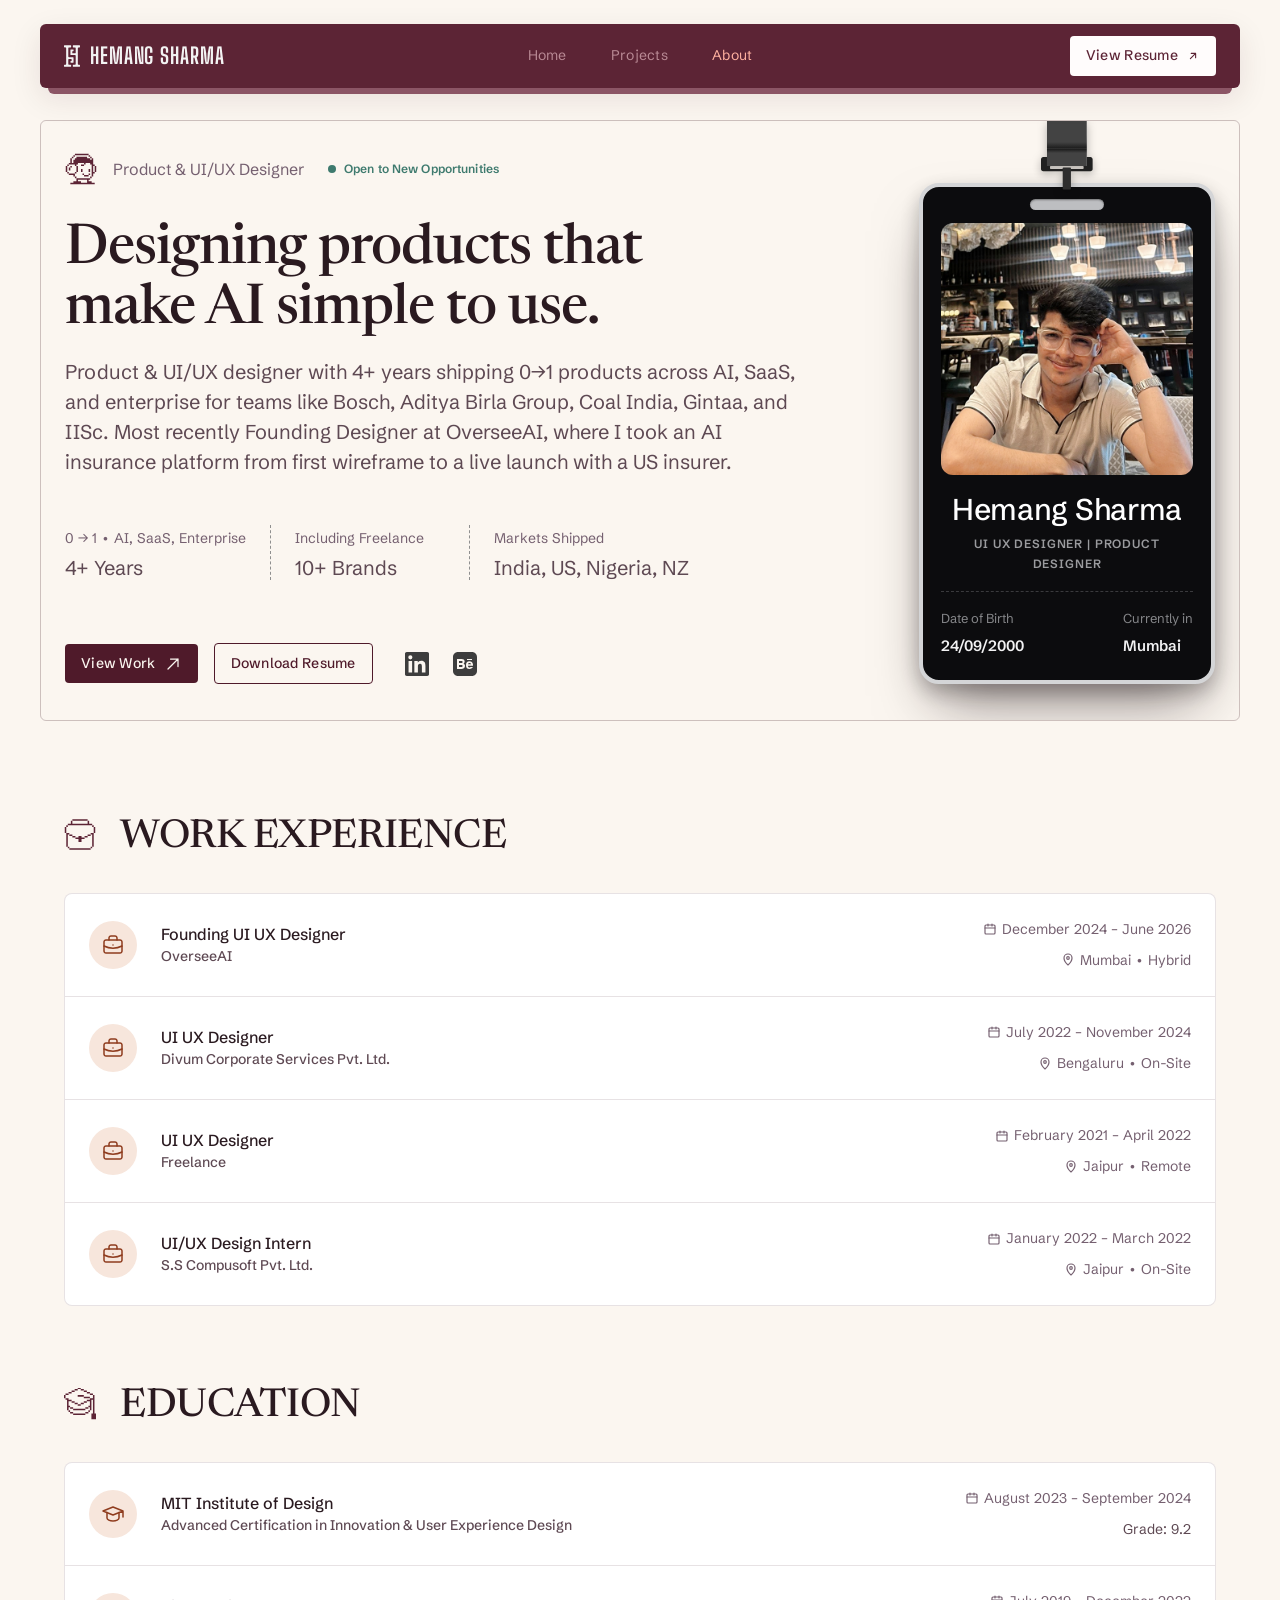
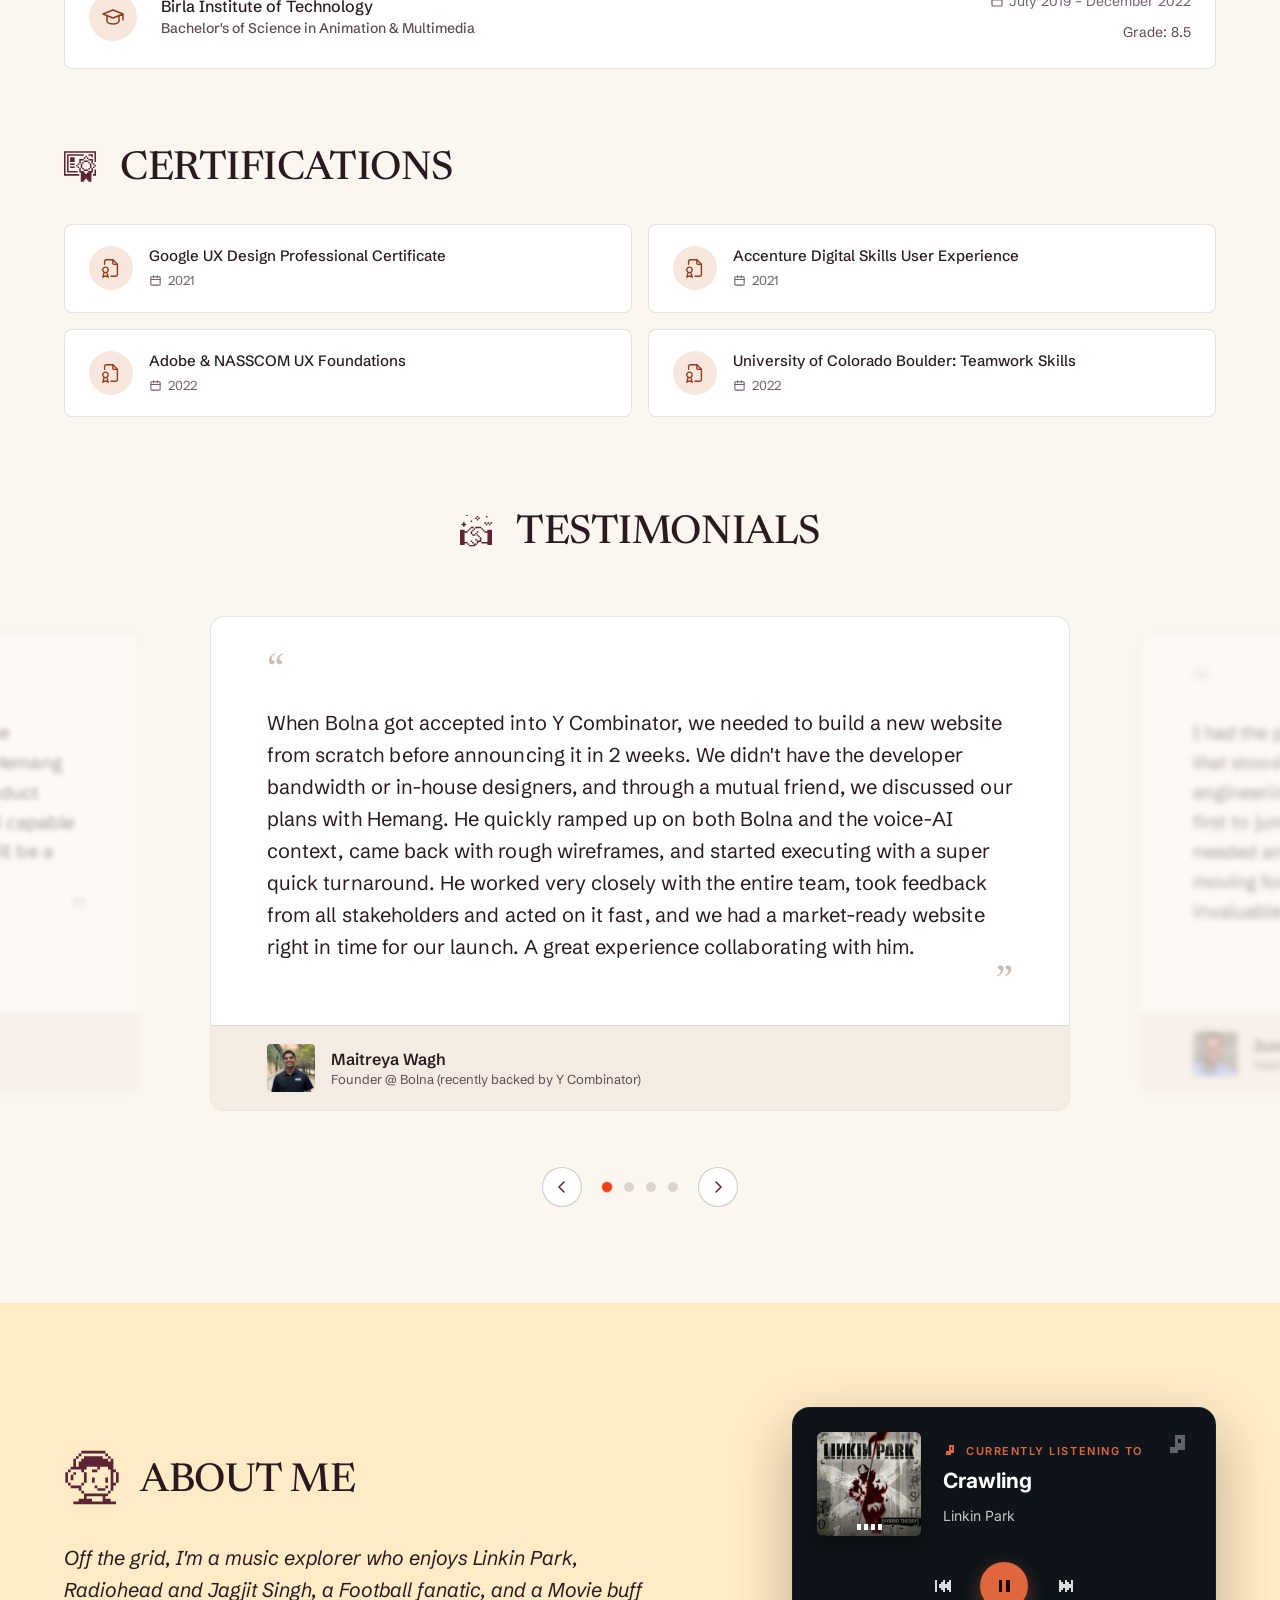
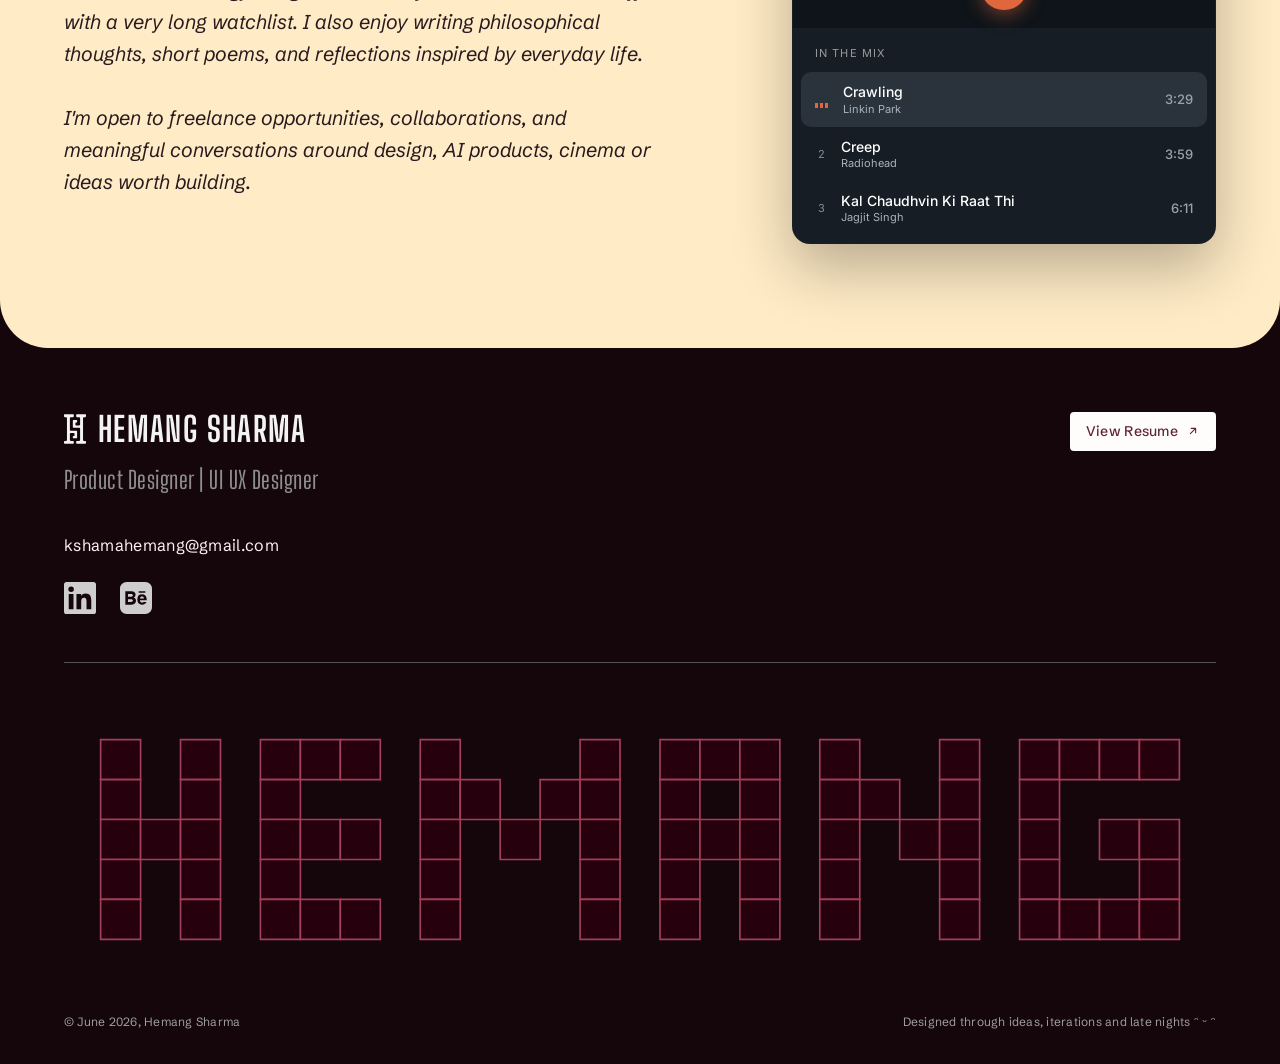
<file: About.html>
<!DOCTYPE html>
<html lang="en">
<head>
<meta charset="UTF-8">
<meta name="viewport" content="width=device-width, initial-scale=1.0">
<title>About — Hemang Sharma</title>
<meta name="description" content="Product & UI/UX designer with 4+ years shipping 0→1 products across AI, SaaS, and enterprise.">
<link rel="preconnect" href="https://fonts.googleapis.com">
<link rel="preconnect" href="https://fonts.gstatic.com" crossorigin>
<link href="https://fonts.googleapis.com/css2?family=Newsreader:ital,opsz,wght@0,6..72,400;0,6..72,500;0,6..72,600;1,6..72,400;1,6..72,500&family=Schibsted+Grotesk:ital,wght@0,400;0,500;0,600;0,700;1,400;1,500&family=Big+Shoulders+Display:wght@400;500;600;700&family=Inter:wght@400;500;600;700&display=swap" rel="stylesheet">
<link rel="stylesheet" href="assets/styles.css">
</head>
<body>

<!-- ============================ NAV ============================ -->
<header class="site-header">
  <div class="navbar">
    <div class="nav-inner">
        <a class="brandmark" href="index.html" aria-label="Hemang Sharma home">
          <span class="hs">
            <svg viewBox="0 0 60.87 82.07" fill="currentColor" xmlns="http://www.w3.org/2000/svg" aria-hidden="true">
              <path d="M27.2,76.02c-.09-1.11-.96-2.07-2-2.05-2.62,0-4.03,0-6.65,0-1.13.09-2.25-.98-2.22-2.24v-17.44c0-1.27,1.03-2.3,2.3-2.3,2.96,0,6.22,0,8.52,0,1-.03,1.94.73,1.94,1.6-.01,1.11.02,4.02-.01,5.13-.05.84-.99,1.48-1.92,1.5-1.18,0,.2-.02-.99,0-.94.01-1.73.8-1.7,1.61,0,1.08-.02,2.17,0,3.25.02.84.91,1.54,1.86,1.51,3.54,0,4.52,0,8.06,0,.71.02,1.38-.37,1.69-.92.26-.41.18-.89.19-1.33,0-5.1,0-12,0-17.11.04-.87-.88-1.68-1.88-1.66-4.48,0-10.23,0-15.32,0-1.52,0-2.74-1.23-2.74-2.75V10.45c0-1.18.95-2.21,2.03-2.22,2.68-.01,4.16,0,6.84,0,1.1.03,1.99-1.08,2.02-2.24.01-1.36,0-2.15,0-3.52.06-1.05-.57-2.14-1.5-2.45C16.59,0,12.3.02,3.17.01c-.6.01-1.21-.06-1.81.06C.59.44-.04,1.32,0,2.27c0,1.44,0,2.29,0,3.72,0,1.17.94,2.29,2.03,2.24,2.62-.01,1.45-.02,4.08,0,1.16-.03,2.18,1.17,2.08,2.43v60.86c.08,1.25-.91,2.5-2.09,2.43-2.62,0-1.45,0-4.08,0-1.03,0-1.97.94-2.02,2.07-.02,1.49,0,2.21,0,3.7-.04,1.22.94,2.36,2.06,2.33,9.26.01,13.68,0,22.93,0,1.19.1,2.25-1.09,2.22-2.36,0-1.49.03-2.2-.01-3.68Z"/>
              <path d="M60.85,76.03c-.06-1.13-1-2.08-2.02-2.07-2.62,0-1.45,0-4.08,0-1.17.06-2.17-1.18-2.09-2.43V10.66c-.09-1.26.92-2.46,2.08-2.43,2.62-.01,1.45,0,4.08,0,1.1.05,2.03-1.07,2.03-2.24,0-1.43,0-2.29,0-3.72.04-.96-.59-1.83-1.36-2.2-.6-.12-1.21-.05-1.81-.06-9.13.01-13.42,0-22.56.01-.93.31-1.56,1.4-1.5,2.45.01,1.36,0,2.15,0,3.52.03,1.16.92,2.27,2.02,2.24,2.68,0,4.16-.01,6.84,0,1.08,0,2.02,1.04,2.03,2.22v17.95c0,1.44-1.16,2.61-2.61,2.61-2.55,0-6.55,0-8.35,0-1,.03-1.94-.73-1.94-1.6.01-1.11-.02-4,.01-5.11.05-.84.99-1.48,1.92-1.5,1.18,0,.04.02,1.22,0,.94-.01,1.73-.8,1.7-1.61,0-1.08.02-2.17,0-3.25-.02-.84-.91-1.54-1.86-1.51-3.54,0-4.76,0-8.3,0-.71-.02-1.38.37-1.69.92-.26.41-.18.89-.19,1.33,0,5.1,0,11.98,0,17.09-.04.87.88,1.68,1.88,1.66,4.46,0,10.51,0,15.59,0,1.44,0,2.61,1.17,2.61,2.61v31.71c.02,1.26-1.1,2.33-2.22,2.24-2.62-.01-4.03,0-6.65,0-1.04-.02-1.91.94-2,2.05-.04,1.49,0,2.2-.01,3.68-.03,1.28,1.03,2.46,2.22,2.36,9.26,0,13.68,0,22.93,0,1.12.03,2.11-1.11,2.06-2.33,0-1.49,0-2.21,0-3.7Z"/>
            </svg>
          </span>
          <span class="name">HEMANG SHARMA</span>
        </a>
        <nav class="nav-links">
          <a href="index.html">Home</a>
          <a href="Projects.html">Projects</a>
          <a href="About.html" class="active">About</a>
        </nav>
      <div class="nav-right">
        <a class="btn-resume" href="#" data-resume>View Resume
          <svg viewBox="0 0 16 16" fill="none"><path d="M5 11 11 5M11 5H6M11 5v5" stroke="currentColor" stroke-width="1.25" stroke-linecap="round" stroke-linejoin="round"/></svg>
        </a>
        <button class="nav-toggle" aria-label="Open menu" data-menu-open><span></span><span></span><span></span></button>
      </div>
    </div>
  </div>
</header>

<!-- mobile sheet -->
<div class="mobile-sheet" id="mobileSheet">
  <div class="mobile-sheet-top">
    <span class="mobile-brand">
      <span class="hs">
        <svg viewBox="0 0 60.87 82.07" fill="currentColor" xmlns="http://www.w3.org/2000/svg" aria-hidden="true">
          <path d="M27.2,76.02c-.09-1.11-.96-2.07-2-2.05-2.62,0-4.03,0-6.65,0-1.13.09-2.25-.98-2.22-2.24v-17.44c0-1.27,1.03-2.3,2.3-2.3,2.96,0,6.22,0,8.52,0,1-.03,1.94.73,1.94,1.6-.01,1.11.02,4.02-.01,5.13-.05.84-.99,1.48-1.92,1.5-1.18,0,.2-.02-.99,0-.94.01-1.73.8-1.7,1.61,0,1.08-.02,2.17,0,3.25.02.84.91,1.54,1.86,1.51,3.54,0,4.52,0,8.06,0,.71.02,1.38-.37,1.69-.92.26-.41.18-.89.19-1.33,0-5.1,0-12,0-17.11.04-.87-.88-1.68-1.88-1.66-4.48,0-10.23,0-15.32,0-1.52,0-2.74-1.23-2.74-2.75V10.45c0-1.18.95-2.21,2.03-2.22,2.68-.01,4.16,0,6.84,0,1.1.03,1.99-1.08,2.02-2.24.01-1.36,0-2.15,0-3.52.06-1.05-.57-2.14-1.5-2.45C16.59,0,12.3.02,3.17.01c-.6.01-1.21-.06-1.81.06C.59.44-.04,1.32,0,2.27c0,1.44,0,2.29,0,3.72,0,1.17.94,2.29,2.03,2.24,2.62-.01,1.45-.02,4.08,0,1.16-.03,2.18,1.17,2.08,2.43v60.86c.08,1.25-.91,2.5-2.09,2.43-2.62,0-1.45,0-4.08,0-1.03,0-1.97.94-2.02,2.07-.02,1.49,0,2.21,0,3.7-.04,1.22.94,2.36,2.06,2.33,9.26.01,13.68,0,22.93,0,1.19.1,2.25-1.09,2.22-2.36,0-1.49.03-2.2-.01-3.68Z"/>
          <path d="M60.85,76.03c-.06-1.13-1-2.08-2.02-2.07-2.62,0-1.45,0-4.08,0-1.17.06-2.17-1.18-2.09-2.43V10.66c-.09-1.26.92-2.46,2.08-2.43,2.62-.01,1.45,0,4.08,0,1.1.05,2.03-1.07,2.03-2.24,0-1.43,0-2.29,0-3.72.04-.96-.59-1.83-1.36-2.2-.6-.12-1.21-.05-1.81-.06-9.13.01-13.42,0-22.56.01-.93.31-1.56,1.4-1.5,2.45.01,1.36,0,2.15,0,3.52.03,1.16.92,2.27,2.02,2.24,2.68,0,4.16-.01,6.84,0,1.08,0,2.02,1.04,2.03,2.22v17.95c0,1.44-1.16,2.61-2.61,2.61-2.55,0-6.55,0-8.35,0-1,.03-1.94-.73-1.94-1.6.01-1.11-.02-4,.01-5.11.05-.84.99-1.48,1.92-1.5,1.18,0,.04.02,1.22,0,.94-.01,1.73-.8,1.7-1.61,0-1.08.02-2.17,0-3.25-.02-.84-.91-1.54-1.86-1.51-3.54,0-4.76,0-8.3,0-.71-.02-1.38.37-1.69.92-.26.41-.18.89-.19,1.33,0,5.1,0,11.98,0,17.09-.04.87.88,1.68,1.88,1.66,4.46,0,10.51,0,15.59,0,1.44,0,2.61,1.17,2.61,2.61v31.71c.02,1.26-1.1,2.33-2.22,2.24-2.62-.01-4.03,0-6.65,0-1.04-.02-1.91.94-2,2.05-.04,1.49,0,2.2-.01,3.68-.03,1.28,1.03,2.46,2.22,2.36,9.26,0,13.68,0,22.93,0,1.12.03,2.11-1.11,2.06-2.33,0-1.49,0-2.21,0-3.7Z"/>
        </svg>
      </span>
      <span class="name">HEMANG SHARMA</span>
    </span>
    <button class="mobile-sheet-close" aria-label="Close menu" data-menu-close>×</button>
  </div>
  <nav>
    <a href="index.html" data-menu-close>Home</a>
    <a href="Projects.html" data-menu-close>Projects</a>
    <a href="About.html" class="active" data-menu-close>About</a>
  </nav>
  <a class="btn-resume" href="#" data-resume>View Resume
    <svg viewBox="0 0 16 16" fill="none"><path d="M5 11 11 5M11 5H6M11 5v5" stroke="currentColor" stroke-width="1.25" stroke-linecap="round" stroke-linejoin="round"/></svg>
  </a>
</div>

<main id="top">
<!-- ============================ HERO ============================ -->
<section class="hero">
  <div class="hero-frame reveal">
    <div class="hero-cols">
      <!-- BOX 1 — intro / heading -->
      <div class="hero-left">
        <div class="hero-meta">
          <div class="hero-role">
            <span class="picon" aria-hidden="true">
              <img src="assets/icons/hero.svg" alt="" width="32" height="32">
            </span>
            <span>Product &amp; UI/UX Designer</span>
          </div>
          <div class="hero-open">
            <span class="dot"></span>
            <span>Open to New Opportunities</span>
          </div>
        </div>

        <h1 class="hero-h1">Designing products that make AI simple to use.</h1>
        <p class="hero-intro">Product &amp; UI/UX designer with 4+ years shipping 0&rarr;1 products across AI, SaaS, and enterprise for teams like Bosch, Aditya Birla Group, Coal India, Gintaa, and IISc. Most recently Founding Designer at OverseeAI, where I took an AI insurance platform from first wireframe to a live launch with a US insurer.</p>

        <div class="hero-stats">
          <div class="stat">
            <span class="label">0 &rarr; 1 &bull; AI, SaaS, Enterprise</span>
            <span class="value">4+ Years</span>
          </div>
          <span class="stat-div"></span>
          <div class="stat">
            <span class="label">Including Freelance</span>
            <span class="value">10+ Brands</span>
          </div>
          <span class="stat-div"></span>
          <div class="stat">
            <span class="label">Markets Shipped</span>
            <span class="value">India, US, Nigeria, NZ</span>
          </div>
        </div>

        <div class="hero-cta">
          <div class="cta-pair">
            <a class="btn btn-primary" href="Projects.html">View Work
              <svg viewBox="0 0 18 18" fill="none"><path d="M4 14 14 4M14 4H6.5M14 4v7.5" stroke="currentColor" stroke-width="1.25" stroke-linecap="round" stroke-linejoin="round"/></svg>
            </a>
            <a class="btn btn-outline" href="#" data-resume>Download Resume</a>
          </div>
          <div class="hero-social">
            <a href="https://www.linkedin.com/in/hemangsharma24/" target="_blank" rel="noopener" aria-label="LinkedIn">
              <svg viewBox="0 0 24 24" fill="currentColor"><path d="M20.45 20.45h-3.56v-5.57c0-1.33-.02-3.04-1.85-3.04-1.85 0-2.14 1.45-2.14 2.94v5.67H9.35V9h3.41v1.56h.05c.48-.9 1.64-1.85 3.37-1.85 3.6 0 4.27 2.37 4.27 5.45v6.29ZM5.34 7.43a2.06 2.06 0 1 1 0-4.13 2.06 2.06 0 0 1 0 4.13ZM7.12 20.45H3.55V9h3.57v11.45ZM22.22 0H1.77C.79 0 0 .77 0 1.73v20.54C0 23.23.79 24 1.77 24h20.45c.98 0 1.78-.77 1.78-1.73V1.73C24 .77 23.2 0 22.22 0Z"/></svg>
            </a>
            <a href="https://www.behance.net/hemangsharma24" target="_blank" rel="noopener" aria-label="Behance">
              <svg viewBox="0 0 24 24" fill="currentColor"><path d="M8.228 15.01H6V13H8.261C10.139 13 10.264 15.01 8.228 15.01ZM14.986 12.333H18.004C17.887 10.618 15.274 10.356 14.986 12.333ZM8.182 9H6V11H8.389C10.062 11 10.326 9 8.182 9ZM24 5V19C24 21.761 21.762 24 19 24H5C2.238 24 0 21.761 0 19V5C0 2.239 2.238 0 5 0H19C21.762 0 24 2.239 24 5ZM14 8H19V7H14V8ZM10.448 11.618C12.355 10.644 12.285 7.068 8.635 7.014H4V16.992H8.311C12.833 16.992 12.756 12.458 10.448 11.618ZM19.935 12.22C19.661 10.457 18.407 9.27 16.352 9.27C14.258 9.27 13 10.61 13 13.217C13 15.848 14.367 17 16.416 17C18.465 17 19.522 15.865 19.816 15H17.705C16.969 15.855 14.812 15.521 14.938 13.647H19.998C20.008 13.013 19.986 12.558 19.935 12.22Z"/></svg>
            </a>
          </div>
        </div>
      </div>

      <div class="hero-divider" aria-hidden="true"></div>

      <!-- BOX 2 — animated lanyard ID card -->
      <div class="hero-right id-col">
        <div class="id-stage">
          <div class="id-swing" id="idSwing">
            <img class="id-handle" src="assets/icons/id-handle.svg" alt="" draggable="false">
            <div class="id-card">
              <div class="id-photo"><img src="assets/img/hemang-photo.png" alt="Hemang Sharma" draggable="false"></div>
              <div class="id-name">Hemang Sharma</div>
              <div class="id-role">UI UX DESIGNER | PRODUCT DESIGNER</div>
              <hr class="id-line">
              <div class="id-meta">
                <div class="id-field"><span class="k">Date of Birth</span><span class="v">24/09/2000</span></div>
                <div class="id-field"><span class="k">Currently in</span><span class="v">Mumbai</span></div>
              </div>
            </div>
          </div>
        </div>
      </div>
    </div>
  </div>
</section>

<!-- ============================ WORK EXPERIENCE ============================ -->
<section class="work wrap">
  <div class="section-head reveal">
    <span class="picon" aria-hidden="true">
      <img src="assets/icons/work.svg" alt="" width="32" height="32">
    </span>
    <h2>WORK EXPERIENCE</h2>
  </div>
  <div class="exp-list reveal">
    <div class="exp-row">
      <div class="exp-left">
        <span class="exp-ic"><img src="assets/icons/incard-work.svg" alt="" width="24" height="24"></span>
        <div><div class="exp-title">Founding UI UX Designer</div><div class="exp-co">OverseeAI</div></div>
      </div>
      <div class="exp-meta">
        <span class="m"><svg viewBox="0 0 14 14" fill="none"><rect x="2" y="3" width="10" height="9" rx="1" stroke="currentColor" stroke-width="1.17"/><path d="M2 6h10M5 2v2M9 2v2" stroke="currentColor" stroke-width="1.17" stroke-linecap="round"/></svg>December 2024 – June 2026</span>
        <span class="m"><svg viewBox="0 0 14 14" fill="none"><path d="M7 12s4-3.5 4-7A4 4 0 0 0 3 5c0 3.5 4 7 4 7Z" stroke="currentColor" stroke-width="1.17" stroke-linejoin="round"/><circle cx="7" cy="5" r="1.3" stroke="currentColor" stroke-width="1.17"/></svg>Mumbai &bull; Hybrid</span>
      </div>
    </div>
    <div class="exp-row">
      <div class="exp-left">
        <span class="exp-ic"><img src="assets/icons/incard-work.svg" alt="" width="24" height="24"></span>
        <div><div class="exp-title">UI UX Designer</div><div class="exp-co">Divum Corporate Services Pvt. Ltd.</div></div>
      </div>
      <div class="exp-meta">
        <span class="m"><svg viewBox="0 0 14 14" fill="none"><rect x="2" y="3" width="10" height="9" rx="1" stroke="currentColor" stroke-width="1.17"/><path d="M2 6h10M5 2v2M9 2v2" stroke="currentColor" stroke-width="1.17" stroke-linecap="round"/></svg>July 2022 – November 2024</span>
        <span class="m"><svg viewBox="0 0 14 14" fill="none"><path d="M7 12s4-3.5 4-7A4 4 0 0 0 3 5c0 3.5 4 7 4 7Z" stroke="currentColor" stroke-width="1.17" stroke-linejoin="round"/><circle cx="7" cy="5" r="1.3" stroke="currentColor" stroke-width="1.17"/></svg>Bengaluru &bull; On-Site</span>
      </div>
    </div>
    <div class="exp-row">
      <div class="exp-left">
        <span class="exp-ic"><img src="assets/icons/incard-work.svg" alt="" width="24" height="24"></span>
        <div><div class="exp-title">UI UX Designer</div><div class="exp-co">Freelance</div></div>
      </div>
      <div class="exp-meta">
        <span class="m"><svg viewBox="0 0 14 14" fill="none"><rect x="2" y="3" width="10" height="9" rx="1" stroke="currentColor" stroke-width="1.17"/><path d="M2 6h10M5 2v2M9 2v2" stroke="currentColor" stroke-width="1.17" stroke-linecap="round"/></svg>February 2021 – April 2022</span>
        <span class="m"><svg viewBox="0 0 14 14" fill="none"><path d="M7 12s4-3.5 4-7A4 4 0 0 0 3 5c0 3.5 4 7 4 7Z" stroke="currentColor" stroke-width="1.17" stroke-linejoin="round"/><circle cx="7" cy="5" r="1.3" stroke="currentColor" stroke-width="1.17"/></svg>Jaipur &bull; Remote</span>
      </div>
    </div>
    <div class="exp-row">
      <div class="exp-left">
        <span class="exp-ic"><img src="assets/icons/incard-work.svg" alt="" width="24" height="24"></span>
        <div><div class="exp-title">UI/UX Design Intern</div><div class="exp-co">S.S Compusoft Pvt. Ltd.</div></div>
      </div>
      <div class="exp-meta">
        <span class="m"><svg viewBox="0 0 14 14" fill="none"><rect x="2" y="3" width="10" height="9" rx="1" stroke="currentColor" stroke-width="1.17"/><path d="M2 6h10M5 2v2M9 2v2" stroke="currentColor" stroke-width="1.17" stroke-linecap="round"/></svg>January 2022 – March 2022</span>
        <span class="m"><svg viewBox="0 0 14 14" fill="none"><path d="M7 12s4-3.5 4-7A4 4 0 0 0 3 5c0 3.5 4 7 4 7Z" stroke="currentColor" stroke-width="1.17" stroke-linejoin="round"/><circle cx="7" cy="5" r="1.3" stroke="currentColor" stroke-width="1.17"/></svg>Jaipur &bull; On-Site</span>
      </div>
    </div>
  </div>
</section>


<!-- ============================ EDUCATION + CERTIFICATIONS ============================ -->
<section class="wrap credentials">
  <div>
    <div class="section-head reveal">
      <span class="picon" aria-hidden="true"><img src="assets/icons/education.svg" alt="" width="40" height="40"></span>
      <h2>EDUCATION</h2>
    </div>
    <div class="edu-list reveal">
    <div class="exp-row">
      <div class="exp-left">
        <span class="exp-ic"><img src="assets/icons/incard-education.svg" alt="" width="24" height="24"></span>
        <div><div class="exp-title">MIT Institute of Design</div><div class="exp-co">Advanced Certification in Innovation &amp; User Experience Design</div></div>
      </div>
      <div class="exp-meta">
        <span class="m"><svg viewBox="0 0 14 14" fill="none"><rect x="2" y="3" width="10" height="9" rx="1" stroke="currentColor" stroke-width="1.17"/><path d="M2 6h10M5 2v2M9 2v2" stroke="currentColor" stroke-width="1.17" stroke-linecap="round"/></svg>August 2023 – September 2024</span>
        <span class="m grade">Grade: 9.2</span>
      </div>
    </div>
    <div class="exp-row">
      <div class="exp-left">
        <span class="exp-ic"><img src="assets/icons/incard-education.svg" alt="" width="24" height="24"></span>
        <div><div class="exp-title">Birla Institute of Technology</div><div class="exp-co">Bachelor's of Science in Animation &amp; Multimedia</div></div>
      </div>
      <div class="exp-meta">
        <span class="m"><svg viewBox="0 0 14 14" fill="none"><rect x="2" y="3" width="10" height="9" rx="1" stroke="currentColor" stroke-width="1.17"/><path d="M2 6h10M5 2v2M9 2v2" stroke="currentColor" stroke-width="1.17" stroke-linecap="round"/></svg>July 2019 – December 2022</span>
        <span class="m grade">Grade: 8.5</span>
      </div>
    </div>
    </div>
  </div>
  <div class="subsection">
    <div class="section-head reveal">
      <span class="picon" aria-hidden="true"><img src="assets/icons/certifications.svg" alt="" width="40" height="40"></span>
      <h2>CERTIFICATIONS</h2>
    </div>
    <div class="cert-grid reveal">
      <div class="cert-card">
        <span class="cert-ic"><img src="assets/icons/incard-certification.svg" alt=""></span>
        <div class="cert-body">
          <div class="cert-title">Google UX Design Professional Certificate</div>
          <div class="cert-year"><svg viewBox="0 0 14 14" fill="none"><rect x="2" y="3" width="10" height="9" rx="1" stroke="currentColor" stroke-width="1.17"/><path d="M2 6h10M5 2v2M9 2v2" stroke="currentColor" stroke-width="1.17" stroke-linecap="round"/></svg>2021</div>
        </div>
      </div>
      <div class="cert-card">
        <span class="cert-ic"><img src="assets/icons/incard-certification.svg" alt=""></span>
        <div class="cert-body">
          <div class="cert-title">Accenture Digital Skills User Experience</div>
          <div class="cert-year"><svg viewBox="0 0 14 14" fill="none"><rect x="2" y="3" width="10" height="9" rx="1" stroke="currentColor" stroke-width="1.17"/><path d="M2 6h10M5 2v2M9 2v2" stroke="currentColor" stroke-width="1.17" stroke-linecap="round"/></svg>2021</div>
        </div>
      </div>
      <div class="cert-card">
        <span class="cert-ic"><img src="assets/icons/incard-certification.svg" alt=""></span>
        <div class="cert-body">
          <div class="cert-title">Adobe &amp; NASSCOM UX Foundations</div>
          <div class="cert-year"><svg viewBox="0 0 14 14" fill="none"><rect x="2" y="3" width="10" height="9" rx="1" stroke="currentColor" stroke-width="1.17"/><path d="M2 6h10M5 2v2M9 2v2" stroke="currentColor" stroke-width="1.17" stroke-linecap="round"/></svg>2022</div>
        </div>
      </div>
      <div class="cert-card">
        <span class="cert-ic"><img src="assets/icons/incard-certification.svg" alt=""></span>
        <div class="cert-body">
          <div class="cert-title">University of Colorado Boulder: Teamwork Skills</div>
          <div class="cert-year"><svg viewBox="0 0 14 14" fill="none"><rect x="2" y="3" width="10" height="9" rx="1" stroke="currentColor" stroke-width="1.17"/><path d="M2 6h10M5 2v2M9 2v2" stroke="currentColor" stroke-width="1.17" stroke-linecap="round"/></svg>2022</div>
        </div>
      </div>
    </div>
  </div>
</section>

<!-- ============================ TESTIMONIALS ============================ -->
<section class="testi">
  <div class="wrap">
    <div class="section-head reveal">
      <span class="picon" aria-hidden="true">
        <img src="assets/icons/testimonials.svg" alt="" width="32" height="32">
      </span>
      <h2>TESTIMONIALS</h2>
    </div>
  </div>

  <div class="tcarousel reveal">
    <div class="tcarousel-viewport" id="tviewport">
      <div class="tcarousel-track" id="tcarTrack">
        <article class="tcard">
          <div class="tcard-body">
            <span class="tq tq-open">&ldquo;</span>
            <p class="tcard-text">When Bolna got accepted into Y Combinator, we needed to build a new website from scratch before announcing it in 2 weeks. We didn't have the developer bandwidth or in-house designers, and through a mutual friend, we discussed our plans with Hemang. He quickly ramped up on both Bolna and the voice-AI context, came back with rough wireframes, and started executing with a super quick turnaround. He worked very closely with the entire team, took feedback from all stakeholders and acted on it fast, and we had a market-ready website right in time for our launch. A great experience collaborating with him.</p>
            <span class="tq tq-close">&rdquo;</span>
          </div>
          <div class="tcard-foot">
            <img class="tcard-av" src="assets/img/avatar-maitreya.png" alt="Maitreya Wagh">
            <div><div class="tcard-nm">Maitreya Wagh</div><div class="tcard-rl">Founder @ Bolna (recently backed by Y Combinator)</div></div>
          </div>
        </article>

        <article class="tcard">
          <div class="tcard-body">
            <span class="tq tq-open">&ldquo;</span>
            <p class="tcard-text">I had the pleasure of working with Hemang as a UX Designer, and one quality that stood out above all else was their ability to move fast. Whenever our engineering team needed wireframes, often on short notice, Hemang was the first to jump in. He worked closely with engineering to understand what was needed and translated those requirements into designs that kept the team moving forward. Their responsiveness kept projects on track and made them an invaluable bridge between design and development.</p>
            <span class="tq tq-close">&rdquo;</span>
          </div>
          <div class="tcard-foot">
            <img class="tcard-av" src="assets/testi/av-justin.png" alt="Justin Theriot">
            <div><div class="tcard-nm">Justin Theriot</div><div class="tcard-rl">Head of Engineering @ OverseeAI</div></div>
          </div>
        </article>

        <article class="tcard">
          <div class="tcard-body">
            <span class="tq tq-open">&ldquo;</span>
            <p class="tcard-text">I got to know Hemang through a referral, and working with him was a great experience. He took full ownership of the project, collaborated seamlessly with developers, and brought a clear understanding of design aesthetics. His efforts truly gave new life to an old website.</p>
            <span class="tq tq-close">&rdquo;</span>
          </div>
          <div class="tcard-foot">
            <img class="tcard-av" src="assets/testi/av-prabhav.png" alt="Prabhav Sharma">
            <div><div class="tcard-nm">Prabhav Sharma</div><div class="tcard-rl">Founder @ Zintellix</div></div>
          </div>
        </article>

        <article class="tcard">
          <div class="tcard-body">
            <span class="tq tq-open">&ldquo;</span>
            <p class="tcard-text">As Product Strategy and Execution Lead at Aditya Birla Group, I had the opportunity to work with Hemang during a key product engagement. Hemang brings strong ownership, rigour, and a thoughtful understanding of product design principles. I found him highly collaborative, detail-oriented, and capable of adding meaningful value during Product Sprints. I'm confident he will be a strong addition to any team he joins.</p>
            <span class="tq tq-close">&rdquo;</span>
          </div>
          <div class="tcard-foot">
            <img class="tcard-av" src="assets/testi/av-generic.png" alt="Industry professional, identity hidden by request">
            <div><div class="tcard-nm">Industry Professional <span class="tcard-hidden">(Identity hidden by request)</span></div><div class="tcard-rl">Product Strategy and Execution Lead @ Aditya Birla Group</div></div>
          </div>
        </article>
      </div>
    </div>
    <div class="carousel-nav">
      <button class="carousel-arrow" data-prev aria-label="Previous testimonial">
        <svg width="18" height="18" viewBox="0 0 18 18" fill="none"><path d="M11 4 6 9l5 5" stroke="currentColor" stroke-width="1.5" stroke-linecap="round" stroke-linejoin="round"/></svg>
      </button>
      <div class="dots" id="dots"></div>
      <button class="carousel-arrow" data-next aria-label="Next testimonial">
        <svg width="18" height="18" viewBox="0 0 18 18" fill="none"><path d="M7 4l5 5-5 5" stroke="currentColor" stroke-width="1.5" stroke-linecap="round" stroke-linejoin="round"/></svg>
      </button>
    </div>
  </div>
</section>

<!-- ============================ PERSONAL + PLAYER ============================ -->
<section class="personal" id="about">
  <div class="wrap personal-grid">
    <div class="personal-copy reveal">
      <div class="section-head">
        <span class="picon" aria-hidden="true">
          <img src="assets/icons/hero.svg" alt="" width="32" height="32">
        </span>
        <h2>ABOUT ME</h2>
      </div>
      <p>Off the grid, I'm a music explorer who enjoys Linkin Park, Radiohead and Jagjit Singh, a Football fanatic, and a Movie buff with a very long watchlist. I also enjoy writing philosophical thoughts, short poems, and reflections inspired by everyday life.</p>
      <p>I'm open to freelance opportunities, collaborations, and meaningful conversations around design, AI products, cinema or ideas worth building.</p>
    </div>

    <div class="player-col reveal">
      <div class="player" id="player">
        <div class="player-top">
          <div class="player-art-link" id="npArtLink">
            <img class="player-art" id="npArt" src="assets/img/lp-hybrid-theory.png" alt="Album artwork for the current track">
            <span class="art-eq" aria-hidden="true"><i></i><i></i><i></i><i></i></span>
          </div>
          <div class="player-info">
            <div class="np-label">
              <span class="np-ic" aria-hidden="true">
                <svg viewBox="0 0 16 16" shape-rendering="crispEdges" fill="currentColor"><path d="M6 2h6v2H6zM6 4h2v7H6zM10 4h2v5h-2zM3 9h5v4H3zM8 7h4v4H8z"/></svg>
              </span>
              Currently listening to
            </div>
            <span class="ttl" id="npTitle">Crawling</span>
            <div class="art" id="npArtist">Linkin Park</div>
          </div>
          <span class="player-brand" aria-hidden="true" title="Music">
            <svg viewBox="0 0 16 16" shape-rendering="crispEdges" fill="currentColor"><path d="M6 2h6v2H6zM6 4h2v7H6zM10 4h2v5h-2zM3 9h5v4H3zM8 7h4v4H8z"/></svg>
          </span>
        </div>
        <div class="player-controls">
          <button class="nav-btn" data-track-prev aria-label="Previous track"><svg viewBox="0 0 24 24" shape-rendering="crispEdges" fill="currentColor"><path d="M5 6h2v12H5zM13 6h2v12h-2zM11 8h2v8h-2zM9 10h2v4H9zM19 6h2v12h-2zM17 8h2v8h-2zM15 10h2v4h-2z"/></svg></button>
          <button class="play" id="playBtn" aria-label="Play or pause preview"></button>
          <button class="nav-btn" data-track-next aria-label="Next track"><svg viewBox="0 0 24 24" shape-rendering="crispEdges" fill="currentColor"><path d="M5 6h2v12H5zM7 8h2v8H7zM9 10h2v4H9zM11 6h2v12h-2zM13 8h2v8h-2zM15 10h2v4h-2zM17 6h2v12h-2z"/></svg></button>
        </div>
        <div class="player-list">
          <div class="preview-label">In the mix</div>
          <button type="button" class="track on" data-i="0">
            <span class="num">1</span>
            <span class="eq" aria-hidden="true"><i></i><i></i><i></i></span>
            <span class="meta"><span class="tn">Crawling</span><span class="ta">Linkin Park</span></span>
            <span class="dur">3:29</span>
          </button>
          <button type="button" class="track" data-i="1">
            <span class="num">2</span>
            <span class="eq" aria-hidden="true"><i></i><i></i><i></i></span>
            <span class="meta"><span class="tn">Creep</span><span class="ta">Radiohead</span></span>
            <span class="dur">3:59</span>
          </button>
          <button type="button" class="track" data-i="2">
            <span class="num">3</span>
            <span class="eq" aria-hidden="true"><i></i><i></i><i></i></span>
            <span class="meta"><span class="tn">Kal Chaudhvin Ki Raat Thi</span><span class="ta">Jagjit Singh</span></span>
            <span class="dur">6:11</span>
          </button>
        </div>
      </div>
    </div>
  </div>
</section>
</main>

<!-- ============================ FOOTER ============================ -->
<footer class="site-footer">
  <div class="wrap footer-inner">
    <div class="footer-top">
      <div class="footer-brand">
        <div class="row">
          <span class="hs">
            <svg viewBox="0 0 60.87 82.07" fill="currentColor" xmlns="http://www.w3.org/2000/svg" aria-hidden="true">
              <path d="M27.2,76.02c-.09-1.11-.96-2.07-2-2.05-2.62,0-4.03,0-6.65,0-1.13.09-2.25-.98-2.22-2.24v-17.44c0-1.27,1.03-2.3,2.3-2.3,2.96,0,6.22,0,8.52,0,1-.03,1.94.73,1.94,1.6-.01,1.11.02,4.02-.01,5.13-.05.84-.99,1.48-1.92,1.5-1.18,0,.2-.02-.99,0-.94.01-1.73.8-1.7,1.61,0,1.08-.02,2.17,0,3.25.02.84.91,1.54,1.86,1.51,3.54,0,4.52,0,8.06,0,.71.02,1.38-.37,1.69-.92.26-.41.18-.89.19-1.33,0-5.1,0-12,0-17.11.04-.87-.88-1.68-1.88-1.66-4.48,0-10.23,0-15.32,0-1.52,0-2.74-1.23-2.74-2.75V10.45c0-1.18.95-2.21,2.03-2.22,2.68-.01,4.16,0,6.84,0,1.1.03,1.99-1.08,2.02-2.24.01-1.36,0-2.15,0-3.52.06-1.05-.57-2.14-1.5-2.45C16.59,0,12.3.02,3.17.01c-.6.01-1.21-.06-1.81.06C.59.44-.04,1.32,0,2.27c0,1.44,0,2.29,0,3.72,0,1.17.94,2.29,2.03,2.24,2.62-.01,1.45-.02,4.08,0,1.16-.03,2.18,1.17,2.08,2.43v60.86c.08,1.25-.91,2.5-2.09,2.43-2.62,0-1.45,0-4.08,0-1.03,0-1.97.94-2.02,2.07-.02,1.49,0,2.21,0,3.7-.04,1.22.94,2.36,2.06,2.33,9.26.01,13.68,0,22.93,0,1.19.1,2.25-1.09,2.22-2.36,0-1.49.03-2.2-.01-3.68Z"/>
              <path d="M60.85,76.03c-.06-1.13-1-2.08-2.02-2.07-2.62,0-1.45,0-4.08,0-1.17.06-2.17-1.18-2.09-2.43V10.66c-.09-1.26.92-2.46,2.08-2.43,2.62-.01,1.45,0,4.08,0,1.1.05,2.03-1.07,2.03-2.24,0-1.43,0-2.29,0-3.72.04-.96-.59-1.83-1.36-2.2-.6-.12-1.21-.05-1.81-.06-9.13.01-13.42,0-22.56.01-.93.31-1.56,1.4-1.5,2.45.01,1.36,0,2.15,0,3.52.03,1.16.92,2.27,2.02,2.24,2.68,0,4.16-.01,6.84,0,1.08,0,2.02,1.04,2.03,2.22v17.95c0,1.44-1.16,2.61-2.61,2.61-2.55,0-6.55,0-8.35,0-1,.03-1.94-.73-1.94-1.6.01-1.11-.02-4,.01-5.11.05-.84.99-1.48,1.92-1.5,1.18,0,.04.02,1.22,0,.94-.01,1.73-.8,1.7-1.61,0-1.08.02-2.17,0-3.25-.02-.84-.91-1.54-1.86-1.51-3.54,0-4.76,0-8.3,0-.71-.02-1.38.37-1.69.92-.26.41-.18.89-.19,1.33,0,5.1,0,11.98,0,17.09-.04.87.88,1.68,1.88,1.66,4.46,0,10.51,0,15.59,0,1.44,0,2.61,1.17,2.61,2.61v31.71c.02,1.26-1.1,2.33-2.22,2.24-2.62-.01-4.03,0-6.65,0-1.04-.02-1.91.94-2,2.05-.04,1.49,0,2.2-.01,3.68-.03,1.28,1.03,2.46,2.22,2.36,9.26,0,13.68,0,22.93,0,1.12.03,2.11-1.11,2.06-2.33,0-1.49,0-2.21,0-3.7Z"/>
            </svg>
          </span>
          <span class="name">HEMANG SHARMA</span>
        </div>
        <div class="sub">Product Designer | UI UX Designer</div>
        <div class="footer-contact">
          <button class="footer-email" id="emailBtn" data-email="kshamahemang@gmail.com">
            kshamahemang@gmail.com <span class="copied">Copied!</span>
          </button>
          <div class="footer-social">
            <a href="https://www.linkedin.com/in/hemangsharma24/" target="_blank" rel="noopener" aria-label="LinkedIn">
              <svg viewBox="0 0 24 24" fill="currentColor"><path d="M20.45 20.45h-3.56v-5.57c0-1.33-.02-3.04-1.85-3.04-1.85 0-2.14 1.45-2.14 2.94v5.67H9.35V9h3.41v1.56h.05c.48-.9 1.64-1.85 3.37-1.85 3.6 0 4.27 2.37 4.27 5.45v6.29ZM5.34 7.43a2.06 2.06 0 1 1 0-4.13 2.06 2.06 0 0 1 0 4.13ZM7.12 20.45H3.55V9h3.57v11.45ZM22.22 0H1.77C.79 0 0 .77 0 1.73v20.54C0 23.23.79 24 1.77 24h20.45c.98 0 1.78-.77 1.78-1.73V1.73C24 .77 23.2 0 22.22 0Z"/></svg>
            </a>
            <a href="https://www.behance.net/hemangsharma24" target="_blank" rel="noopener" aria-label="Behance">
              <svg viewBox="0 0 32 32" fill="currentColor"><path d="M10.9707 20.0133H8V17.3333H11.0147C13.5187 17.3333 13.6853 20.0133 10.9707 20.0133ZM19.9813 16.444H24.0053C23.8493 14.1573 20.3653 13.808 19.9813 16.444ZM10.9093 12H8V14.6667H11.1853C13.416 14.6667 13.768 12 10.9093 12ZM32 6.66667V25.3333C32 29.0147 29.016 32 25.3333 32H6.66667C2.984 32 0 29.0147 0 25.3333V6.66667C0 2.98533 2.984 0 6.66667 0H25.3333C29.016 0 32 2.98533 32 6.66667ZM18.6667 10.6667H25.3333V9.33333H18.6667V10.6667ZM13.9307 15.4907C16.4733 14.192 16.38 9.424 11.5133 9.352H5.33333V22.656H11.0813C17.1107 22.656 17.008 16.6107 13.9307 15.4907ZM26.58 16.2933C26.2147 13.9427 24.5427 12.36 21.8027 12.36C19.0107 12.36 17.3333 14.1467 17.3333 17.6227C17.3333 21.1307 19.156 22.6667 21.888 22.6667C24.62 22.6667 26.0293 21.1533 26.4213 20H23.6067C22.6253 21.14 19.7493 20.6947 19.9173 18.196H26.664C26.6773 17.3507 26.648 16.744 26.58 16.2933Z"/></svg>
            </a>
          </div>
        </div>
      </div>
      <a class="btn-resume" href="#" data-resume>View Resume
        <svg viewBox="0 0 16 16" fill="none"><path d="M5 11 11 5M11 5H6M11 5v5" stroke="currentColor" stroke-width="1.25" stroke-linecap="round" stroke-linejoin="round"/></svg>
      </a>
    </div>
    <div class="footer-divider"></div>
    <div class="footer-wordmark">
      <img src="assets/hemang-pixel-wordmark.svg" alt="HEMANG">
    </div>
    <div class="footer-bottom">
      <span>&copy; June 2026, Hemang Sharma</span>
      <span>Designed through ideas, iterations and late nights &#7508; &#7509; &#7508;</span>
    </div>
  </div>
</footer>

<template id="__bundler_thumbnail">
  <svg xmlns="http://www.w3.org/2000/svg" viewBox="0 0 100 100"><rect width="100" height="100" fill="#5C2435"/><text x="50" y="64" font-family="Georgia, serif" font-size="34" fill="#FBF6F0" text-anchor="middle">HS</text></svg>
</template>

<script src="assets/app.js"></script>
</body>
</html>
</file>
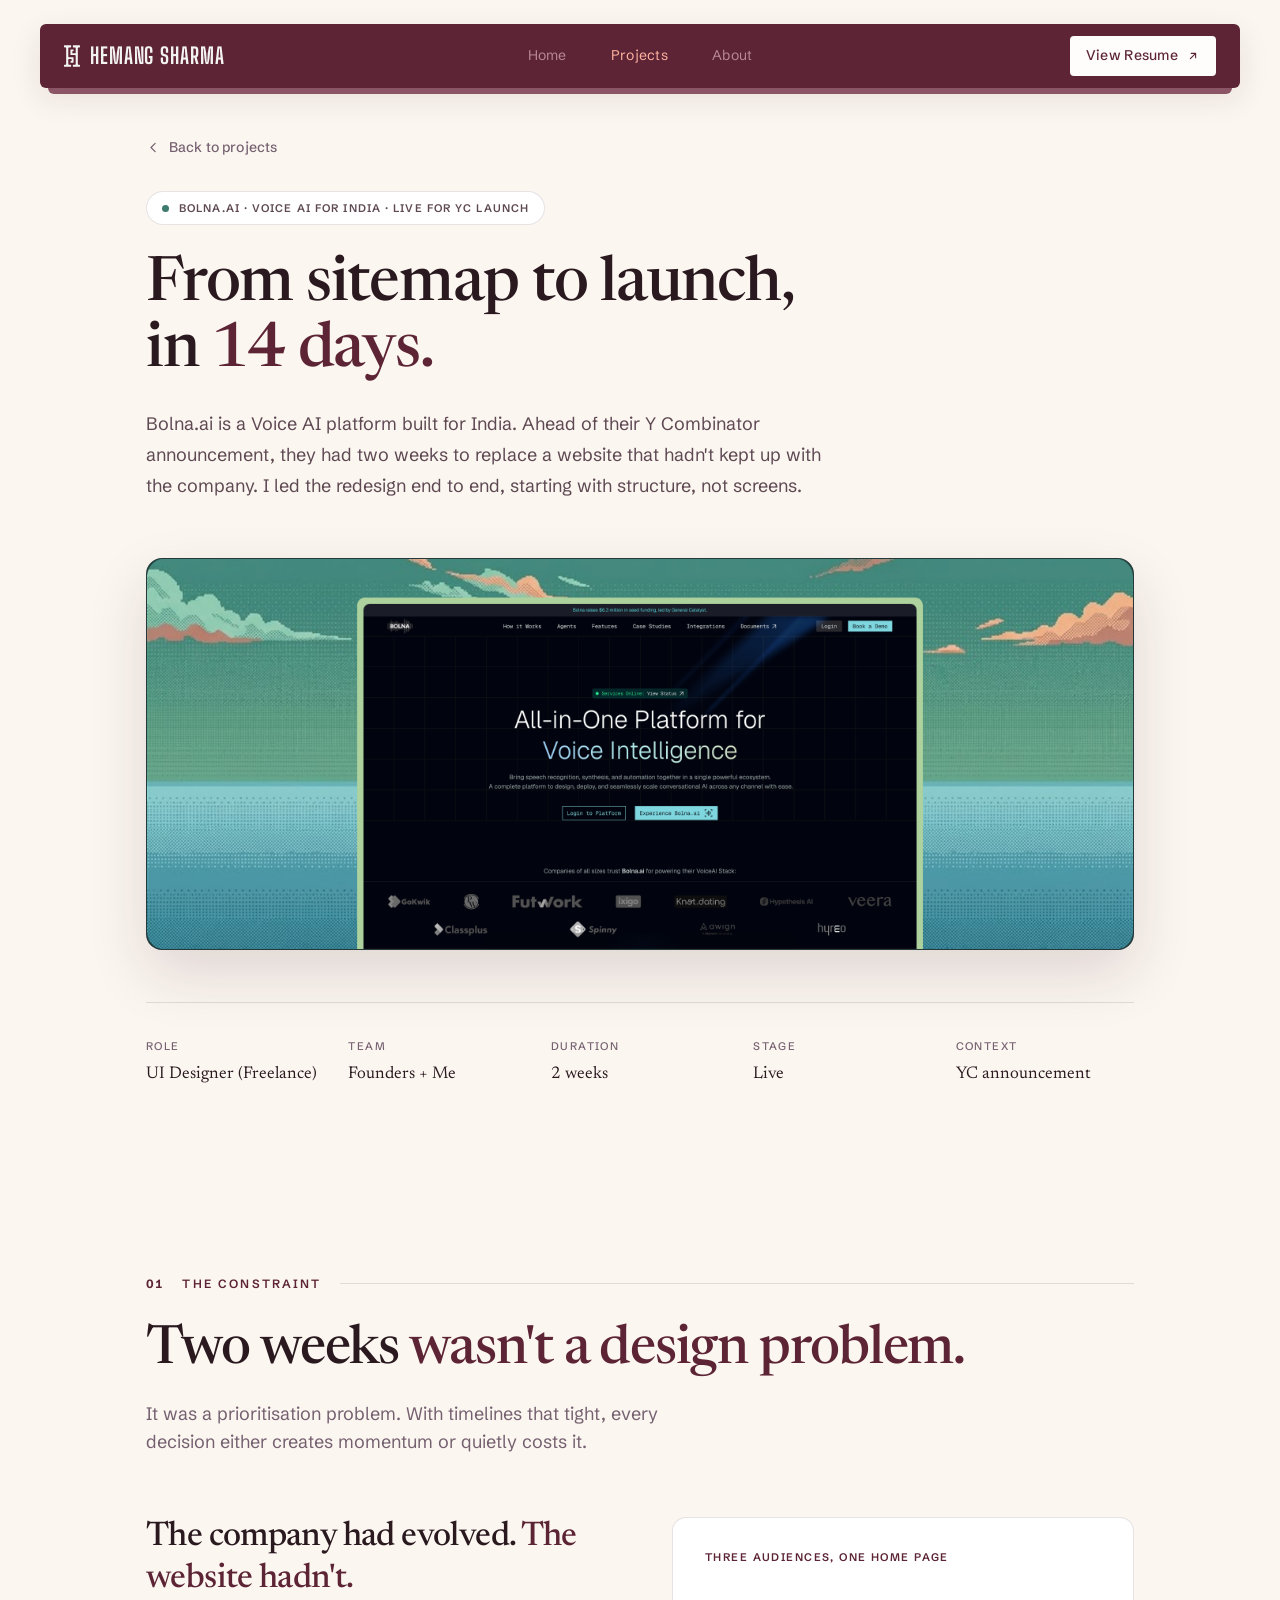
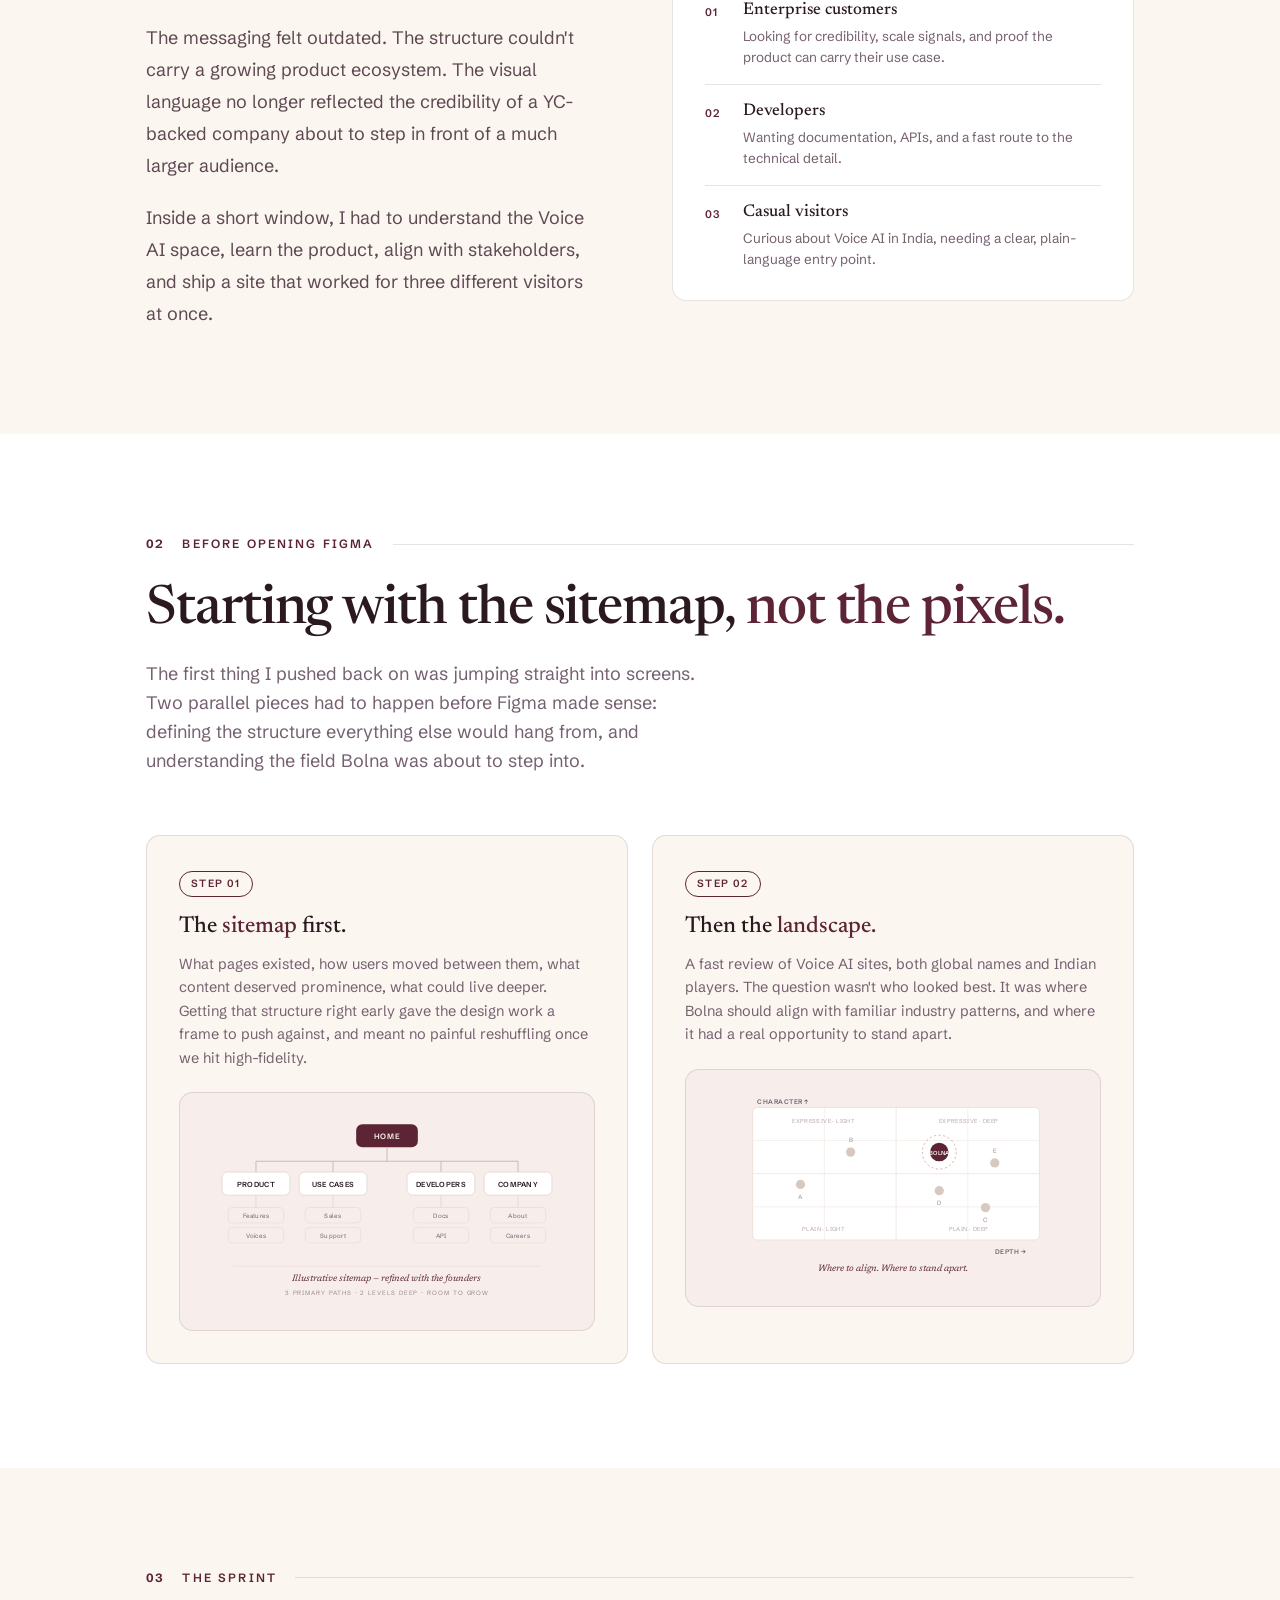
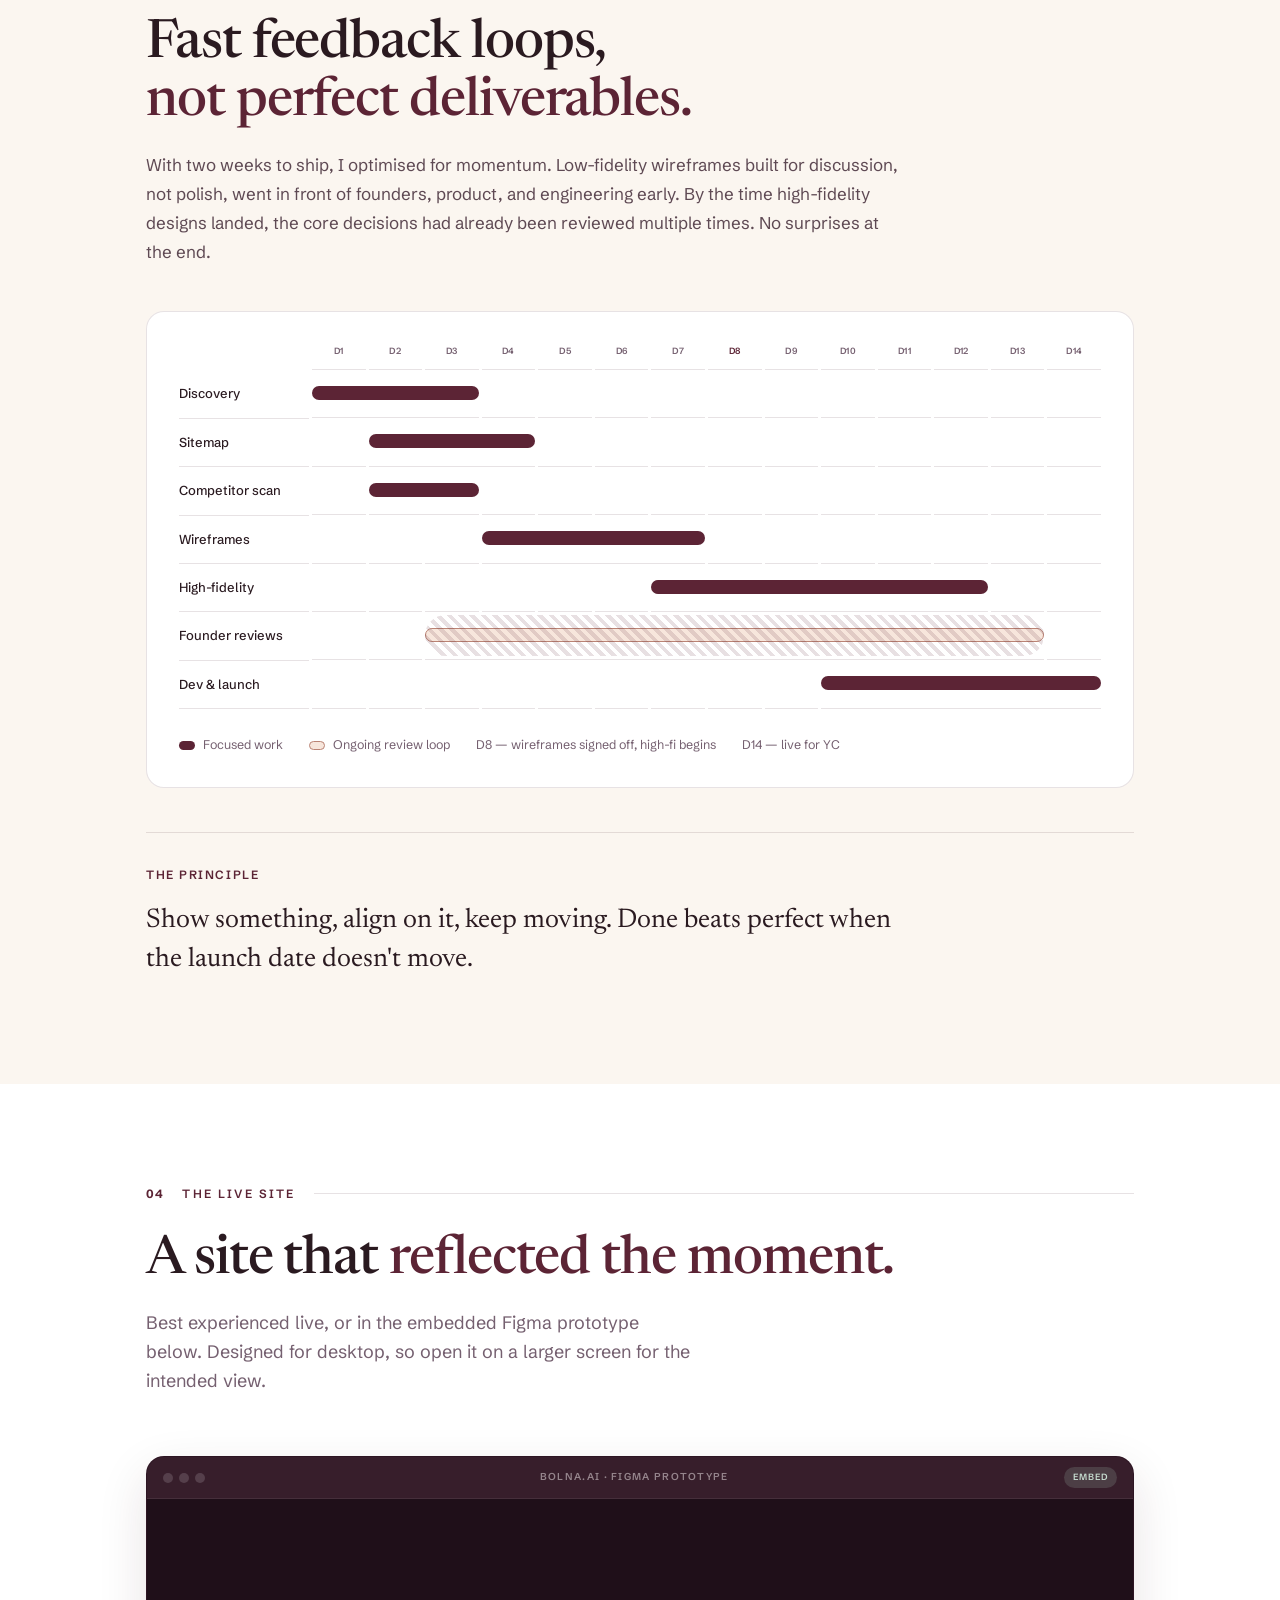
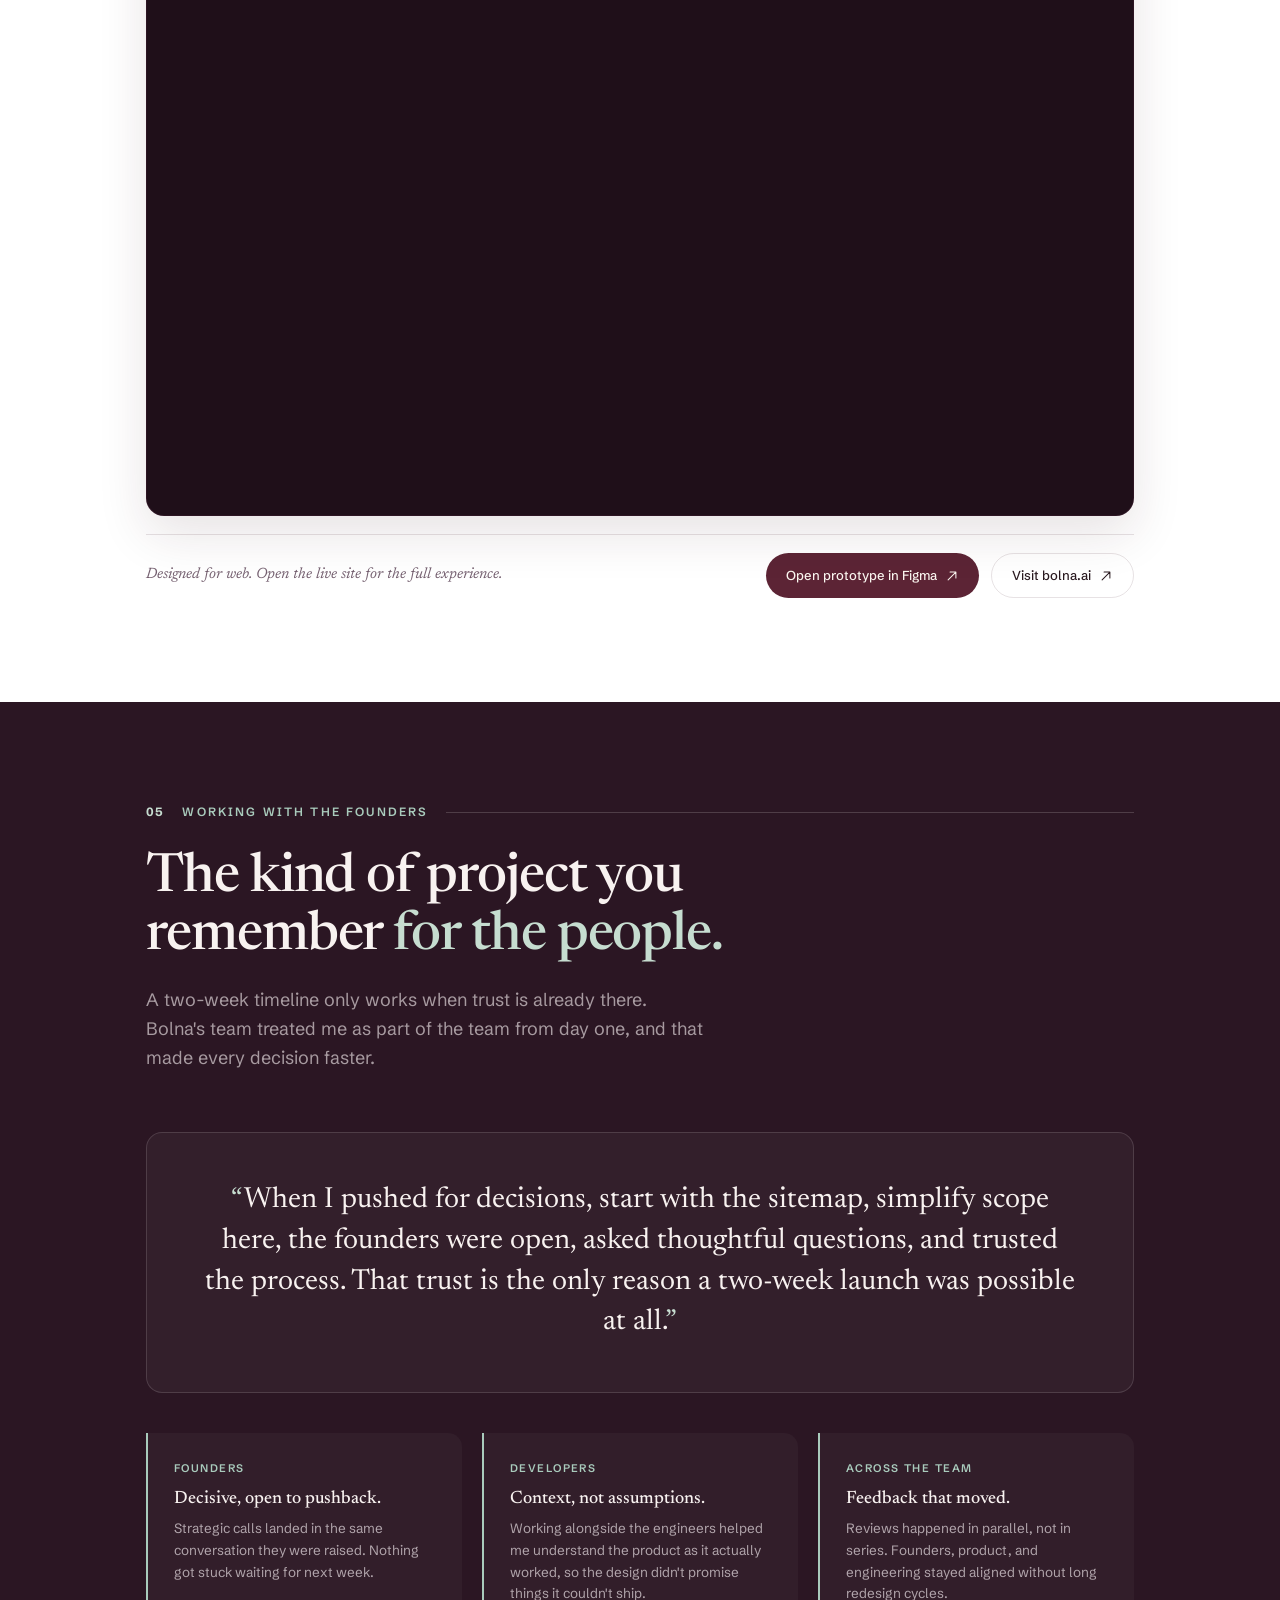
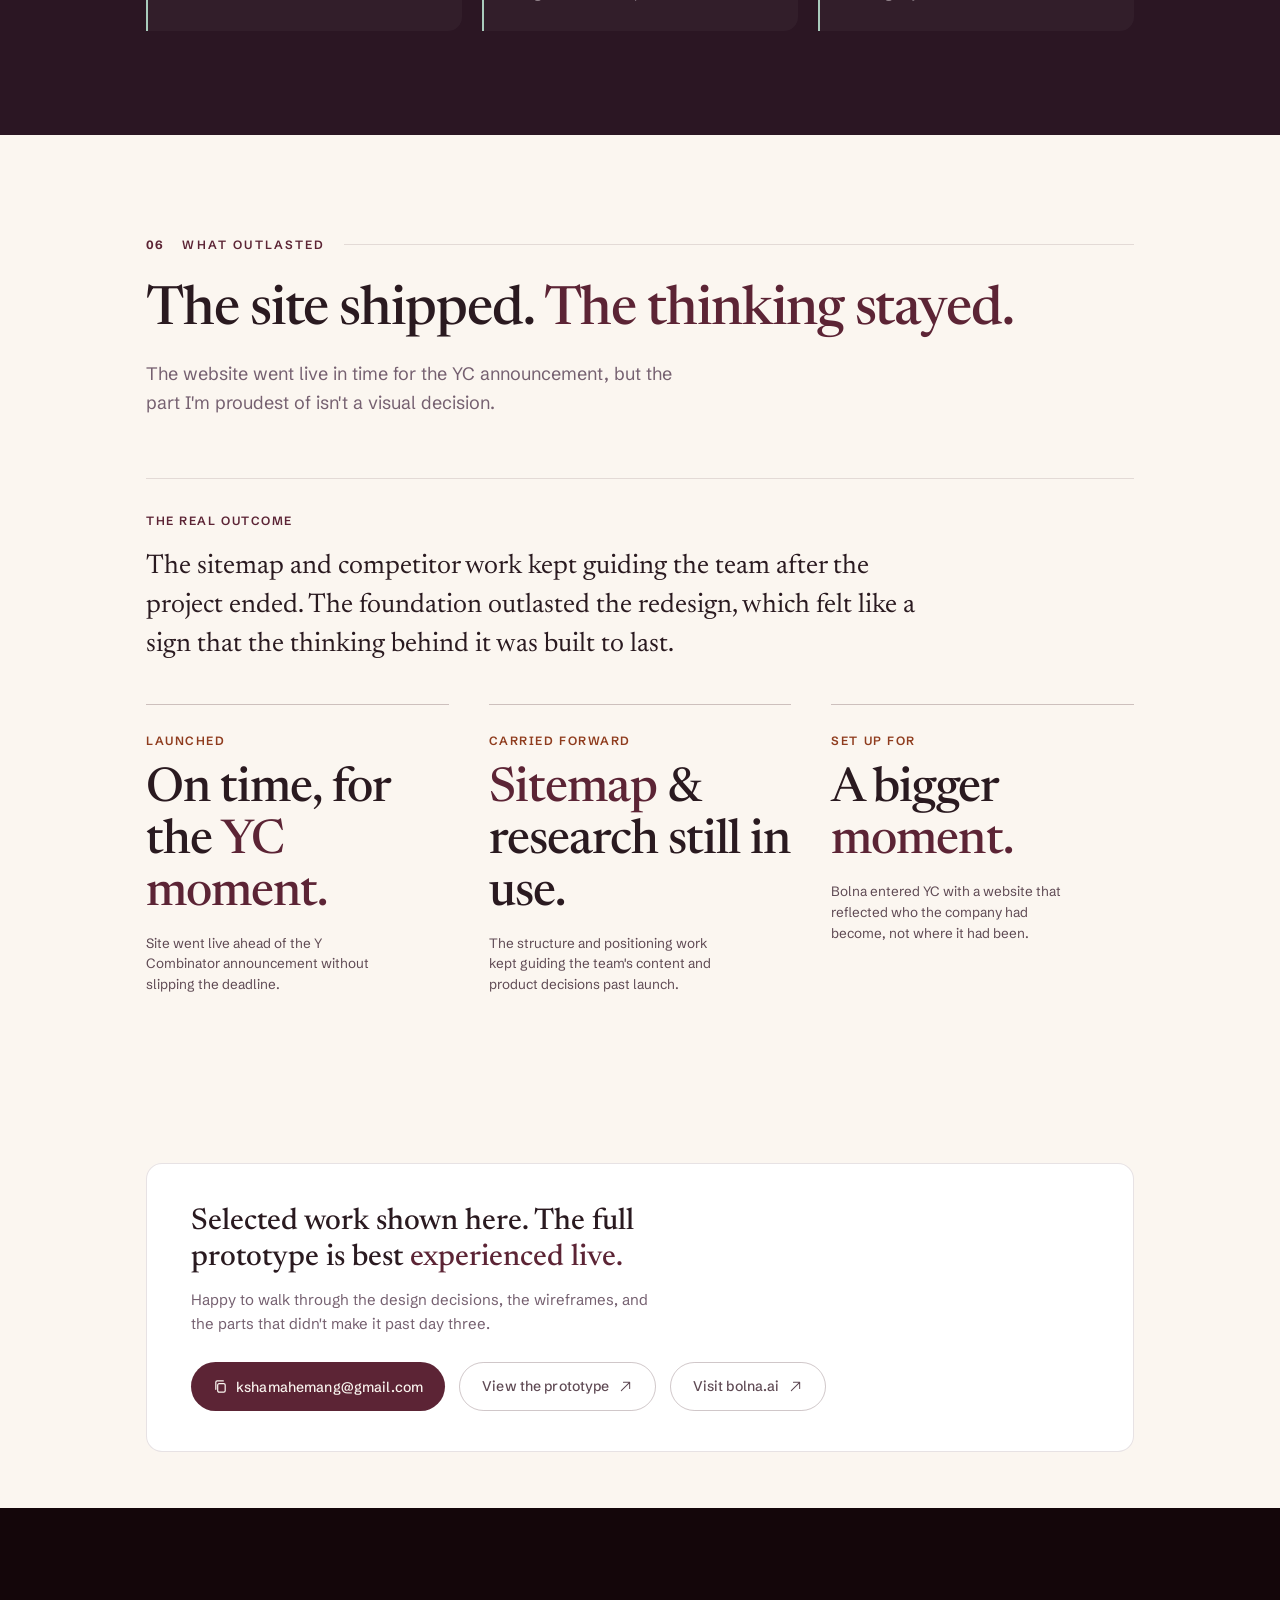
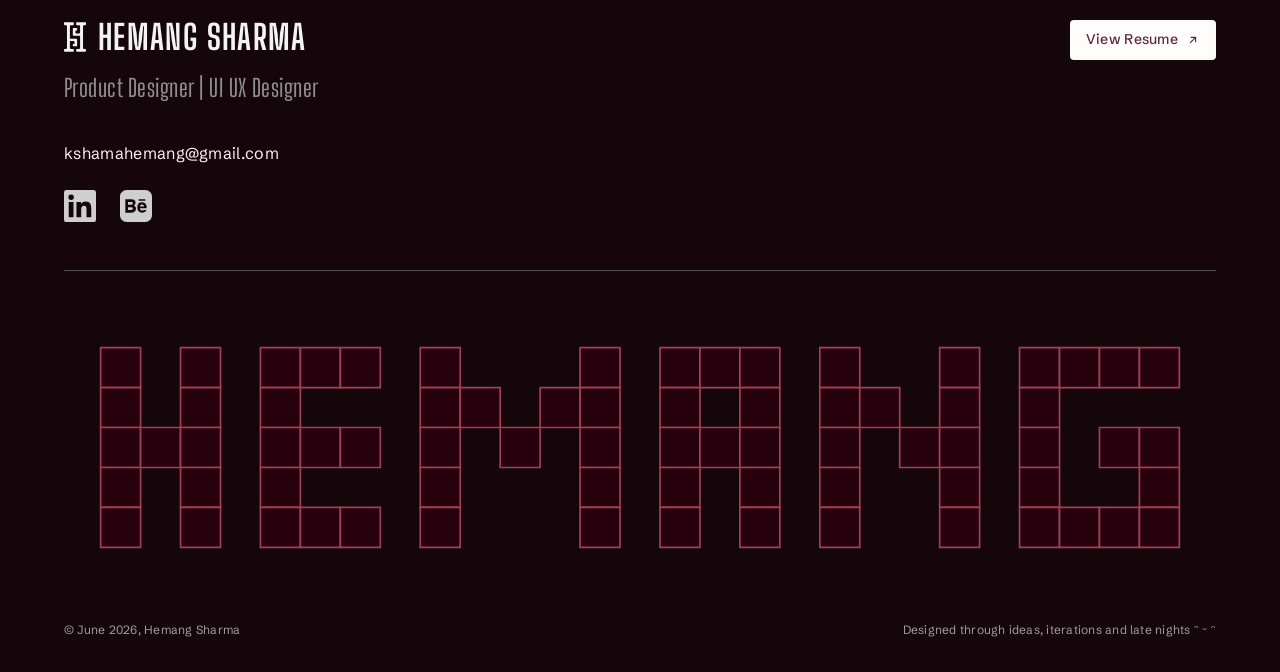
<file: Case-Bolna.html>
<!DOCTYPE html>
<html lang="en">
<head>
<meta charset="UTF-8">
<meta name="viewport" content="width=device-width, initial-scale=1.0">
<title>Bolna.ai — Website in 14 Days · Hemang Sharma</title>
<meta name="description" content="Case study: redesigning Bolna.ai's website in two weeks ahead of their Y Combinator launch — starting with sitemap and competitor research, not pixels.">
<link rel="preconnect" href="https://fonts.googleapis.com">
<link rel="preconnect" href="https://fonts.gstatic.com" crossorigin>
<link href="https://fonts.googleapis.com/css2?family=Newsreader:ital,opsz,wght@0,6..72,400;0,6..72,500;0,6..72,600;1,6..72,400;1,6..72,500&family=Schibsted+Grotesk:ital,wght@0,400;0,500;0,600;0,700;1,400;1,500&family=Big+Shoulders+Display:wght@400;500;600;700&family=Inter:wght@400;500;600;700&display=swap" rel="stylesheet">
<link rel="stylesheet" href="assets/styles.css">
<link rel="stylesheet" href="assets/casestudy.css">
<style id="ld-critical">
  #loader{display:none}
  html.loading{overflow:hidden}
  html.loading body{overflow:hidden}
  html.loading #loader{display:flex}
</style>
<script>
  (function(){
    try{
      var nav = (performance.getEntriesByType && performance.getEntriesByType('navigation')[0]) || null;
      var isReload = nav ? nav.type === 'reload' : (performance.navigation && performance.navigation.type === 1);
      var seen = false;
      try { seen = !!sessionStorage.getItem('hs_loaded'); } catch(e){}
      if(!seen || isReload){ document.documentElement.classList.add('loading'); }
    }catch(e){}
  })();
</script>
</head>
<body class="cs-body">

<!-- ============================ LOADER ============================ -->
<div id="loader" role="status" aria-live="polite" aria-label="Loading portfolio">
  <div class="ld-vignette" aria-hidden="true"></div>
  <div class="ld-top">
    <span class="ld-tag">PORTFOLIO</span>
    <span class="ld-tag">&copy; 2026</span>
  </div>

  <div class="ld-center">
    <div class="ld-mono" aria-hidden="true">
      <svg class="ghost" viewBox="0 0 60.87 82.07" fill="currentColor" xmlns="http://www.w3.org/2000/svg">
        <path d="M27.2,76.02c-.09-1.11-.96-2.07-2-2.05-2.62,0-4.03,0-6.65,0-1.13.09-2.25-.98-2.22-2.24v-17.44c0-1.27,1.03-2.3,2.3-2.3,2.96,0,6.22,0,8.52,0,1-.03,1.94.73,1.94,1.6-.01,1.11.02,4.02-.01,5.13-.05.84-.99,1.48-1.92,1.5-1.18,0,.2-.02-.99,0-.94.01-1.73.8-1.7,1.61,0,1.08-.02,2.17,0,3.25.02.84.91,1.54,1.86,1.51,3.54,0,4.52,0,8.06,0,.71.02,1.38-.37,1.69-.92.26-.41.18-.89.19-1.33,0-5.1,0-12,0-17.11.04-.87-.88-1.68-1.88-1.66-4.48,0-10.23,0-15.32,0-1.52,0-2.74-1.23-2.74-2.75V10.45c0-1.18.95-2.21,2.03-2.22,2.68-.01,4.16,0,6.84,0,1.1.03,1.99-1.08,2.02-2.24.01-1.36,0-2.15,0-3.52.06-1.05-.57-2.14-1.5-2.45C16.59,0,12.3.02,3.17.01c-.6.01-1.21-.06-1.81.06C.59.44-.04,1.32,0,2.27c0,1.44,0,2.29,0,3.72,0,1.17.94,2.29,2.03,2.24,2.62-.01,1.45-.02,4.08,0,1.16-.03,2.18,1.17,2.08,2.43v60.86c.08,1.25-.91,2.5-2.09,2.43-2.62,0-1.45,0-4.08,0-1.03,0-1.97.94-2.02,2.07-.02,1.49,0,2.21,0,3.7-.04,1.22.94,2.36,2.06,2.33,9.26.01,13.68,0,22.93,0,1.19.1,2.25-1.09,2.22-2.36,0-1.49.03-2.2-.01-3.68Z"/>
        <path d="M60.85,76.03c-.06-1.13-1-2.08-2.02-2.07-2.62,0-1.45,0-4.08,0-1.17.06-2.17-1.18-2.09-2.43V10.66c-.09-1.26.92-2.46,2.08-2.43,2.62-.01,1.45,0,4.08,0,1.1.05,2.03-1.07,2.03-2.24,0-1.43,0-2.29,0-3.72.04-.96-.59-1.83-1.36-2.2-.6-.12-1.21-.05-1.81-.06-9.13.01-13.42,0-22.56.01-.93.31-1.56,1.4-1.5,2.45.01,1.36,0,2.15,0,3.52.03,1.16.92,2.27,2.02,2.24,2.68,0,4.16-.01,6.84,0,1.08,0,2.02,1.04,2.03,2.22v17.95c0,1.44-1.16,2.61-2.61,2.61-2.55,0-6.55,0-8.35,0-1,.03-1.94-.73-1.94-1.6.01-1.11-.02-4,.01-5.11.05-.84.99-1.48,1.92-1.5,1.18,0,.04.02,1.22,0,.94-.01,1.73-.8,1.7-1.61,0-1.08.02-2.17,0-3.25-.02-.84-.91-1.54-1.86-1.51-3.54,0-4.76,0-8.3,0-.71-.02-1.38.37-1.69.92-.26.41-.18.89-.19,1.33,0,5.1,0,11.98,0,17.09-.04.87.88,1.68,1.88,1.66,4.46,0,10.51,0,15.59,0,1.44,0,2.61,1.17,2.61,2.61v31.71c.02,1.26-1.1,2.33-2.22,2.24-2.62-.01-4.03,0-6.65,0-1.04-.02-1.91.94-2,2.05-.04,1.49,0,2.2-.01,3.68-.03,1.28,1.03,2.46,2.22,2.36,9.26,0,13.68,0,22.93,0,1.12.03,2.11-1.11,2.06-2.33,0-1.49,0-2.21,0-3.7Z"/>
      </svg>
      <div class="ld-fill" id="ldFill">
        <svg viewBox="0 0 60.87 82.07" fill="currentColor" xmlns="http://www.w3.org/2000/svg">
          <path d="M27.2,76.02c-.09-1.11-.96-2.07-2-2.05-2.62,0-4.03,0-6.65,0-1.13.09-2.25-.98-2.22-2.24v-17.44c0-1.27,1.03-2.3,2.3-2.3,2.96,0,6.22,0,8.52,0,1-.03,1.94.73,1.94,1.6-.01,1.11.02,4.02-.01,5.13-.05.84-.99,1.48-1.92,1.5-1.18,0,.2-.02-.99,0-.94.01-1.73.8-1.7,1.61,0,1.08-.02,2.17,0,3.25.02.84.91,1.54,1.86,1.51,3.54,0,4.52,0,8.06,0,.71.02,1.38-.37,1.69-.92.26-.41.18-.89.19-1.33,0-5.1,0-12,0-17.11.04-.87-.88-1.68-1.88-1.66-4.48,0-10.23,0-15.32,0-1.52,0-2.74-1.23-2.74-2.75V10.45c0-1.18.95-2.21,2.03-2.22,2.68-.01,4.16,0,6.84,0,1.1.03,1.99-1.08,2.02-2.24.01-1.36,0-2.15,0-3.52.06-1.05-.57-2.14-1.5-2.45C16.59,0,12.3.02,3.17.01c-.6.01-1.21-.06-1.81.06C.59.44-.04,1.32,0,2.27c0,1.44,0,2.29,0,3.72,0,1.17.94,2.29,2.03,2.24,2.62-.01,1.45-.02,4.08,0,1.16-.03,2.18,1.17,2.08,2.43v60.86c.08,1.25-.91,2.5-2.09,2.43-2.62,0-1.45,0-4.08,0-1.03,0-1.97.94-2.02,2.07-.02,1.49,0,2.21,0,3.7-.04,1.22.94,2.36,2.06,2.33,9.26.01,13.68,0,22.93,0,1.19.1,2.25-1.09,2.22-2.36,0-1.49.03-2.2-.01-3.68Z"/>
          <path d="M60.85,76.03c-.06-1.13-1-2.08-2.02-2.07-2.62,0-1.45,0-4.08,0-1.17.06-2.17-1.18-2.09-2.43V10.66c-.09-1.26.92-2.46,2.08-2.43,2.62-.01,1.45,0,4.08,0,1.1.05,2.03-1.07,2.03-2.24,0-1.43,0-2.29,0-3.72.04-.96-.59-1.83-1.36-2.2-.6-.12-1.21-.05-1.81-.06-9.13.01-13.42,0-22.56.01-.93.31-1.56,1.4-1.5,2.45.01,1.36,0,2.15,0,3.52.03,1.16.92,2.27,2.02,2.24,2.68,0,4.16-.01,6.84,0,1.08,0,2.02,1.04,2.03,2.22v17.95c0,1.44-1.16,2.61-2.61,2.61-2.55,0-6.55,0-8.35,0-1,.03-1.94-.73-1.94-1.6.01-1.11-.02-4,.01-5.11.05-.84.99-1.48,1.92-1.5,1.18,0,.04.02,1.22,0,.94-.01,1.73-.8,1.7-1.61,0-1.08.02-2.17,0-3.25-.02-.84-.91-1.54-1.86-1.51-3.54,0-4.76,0-8.3,0-.71-.02-1.38.37-1.69.92-.26.41-.18.89-.19,1.33,0,5.1,0,11.98,0,17.09-.04.87.88,1.68,1.88,1.66,4.46,0,10.51,0,15.59,0,1.44,0,2.61,1.17,2.61,2.61v31.71c.02,1.26-1.1,2.33-2.22,2.24-2.62-.01-4.03,0-6.65,0-1.04-.02-1.91.94-2,2.05-.04,1.49,0,2.2-.01,3.68-.03,1.28,1.03,2.46,2.22,2.36,9.26,0,13.68,0,22.93,0,1.12.03,2.11-1.11,2.06-2.33,0-1.49,0-2.21,0-3.7Z"/>
        </svg>
      </div>
    </div>
    <div class="ld-name" id="ldName" aria-hidden="true"></div>
    <div class="ld-role">PRODUCT &amp; UI/UX DESIGNER</div>
  </div>

  <div class="ld-bottom">
    <div class="ld-track"><span class="ld-track-fill" id="ldTrackFill"></span></div>
    <div class="ld-count"><span id="ldCount">0</span><i>%</i></div>
  </div>
</div>
<script>
  (function(){
    var root = document.documentElement;
    var loader = document.getElementById('loader');
    if(!loader) return;
    var NAME = 'HEMANG SHARMA';

    // Build name letters with stagger index
    var nameEl = document.getElementById('ldName');
    for(var i=0;i<NAME.length;i++){
      var ch = NAME[i];
      var s = document.createElement('span');
      s.className = 'ld-ltr' + (ch === ' ' ? ' sp' : '');
      s.style.setProperty('--i', i);
      s.textContent = ch === ' ' ? '\u00A0' : ch;
      nameEl.appendChild(s);
    }

    // If we decided NOT to show the loader, clean up instantly.
    if(!root.classList.contains('loading')){ loader.parentNode && loader.parentNode.removeChild(loader); return; }
    try { sessionStorage.setItem('hs_loaded','1'); } catch(e){}

    var fill = document.getElementById('ldFill');
    var trackFill = document.getElementById('ldTrackFill');
    var countEl = document.getElementById('ldCount');

    var reduce = window.matchMedia && window.matchMedia('(prefers-reduced-motion: reduce)').matches;
    var DURATION = reduce ? 600 : 2000;
    var start = null, done = false;

    // easeOutExpo for a fast-then-settle feel
    function ease(t){ return t === 1 ? 1 : 1 - Math.pow(2, -10 * t); }

    function render(p){ // p: 0..1
      var pct = Math.round(p * 100);
      countEl.textContent = pct;
      fill.style.clipPath = 'inset(' + (100 - p*100).toFixed(2) + '% 0 0 0)';
      fill.style.webkitClipPath = 'inset(' + (100 - p*100).toFixed(2) + '% 0 0 0)';
      trackFill.style.transform = 'scaleX(' + p.toFixed(4) + ')';
    }

    function finish(){
      if(done) return; done = true;
      loader.classList.add('is-charged');           // pulse the mark
      setTimeout(function(){
        loader.classList.add('is-done');             // lift the panel
        var endMs = reduce ? 420 : 950;
        setTimeout(function(){
          root.classList.remove('loading');
          loader.setAttribute('aria-hidden','true');
          if(loader.parentNode) loader.parentNode.removeChild(loader);
          window.dispatchEvent(new CustomEvent('hs:loaded'));
        }, endMs);
      }, reduce ? 120 : 320);
    }

    function tick(ts){
      if(start === null) start = ts;
      var t = Math.min((ts - start) / DURATION, 1);
      render(ease(t));
      if(t < 1){ requestAnimationFrame(tick); }
      else { finish(); }
    }

    // kick off after a paint so entrance transitions register
    requestAnimationFrame(function(){
      loader.classList.add('is-in');
      requestAnimationFrame(tick);
    });

    // safety net: never trap the user
    setTimeout(function(){ if(!done){ render(1); finish(); } }, DURATION + 4000);
  })();
</script>

<!-- ============================ NAV ============================ -->
<header class="site-header">
  <div class="navbar">
    <div class="nav-inner">
        <a class="brandmark" href="index.html" aria-label="Hemang Sharma home">
          <span class="hs">
            <svg viewBox="0 0 60.87 82.07" fill="currentColor" xmlns="http://www.w3.org/2000/svg" aria-hidden="true">
              <path d="M27.2,76.02c-.09-1.11-.96-2.07-2-2.05-2.62,0-4.03,0-6.65,0-1.13.09-2.25-.98-2.22-2.24v-17.44c0-1.27,1.03-2.3,2.3-2.3,2.96,0,6.22,0,8.52,0,1-.03,1.94.73,1.94,1.6-.01,1.11.02,4.02-.01,5.13-.05.84-.99,1.48-1.92,1.5-1.18,0,.2-.02-.99,0-.94.01-1.73.8-1.7,1.61,0,1.08-.02,2.17,0,3.25.02.84.91,1.54,1.86,1.51,3.54,0,4.52,0,8.06,0,.71.02,1.38-.37,1.69-.92.26-.41.18-.89.19-1.33,0-5.1,0-12,0-17.11.04-.87-.88-1.68-1.88-1.66-4.48,0-10.23,0-15.32,0-1.52,0-2.74-1.23-2.74-2.75V10.45c0-1.18.95-2.21,2.03-2.22,2.68-.01,4.16,0,6.84,0,1.1.03,1.99-1.08,2.02-2.24.01-1.36,0-2.15,0-3.52.06-1.05-.57-2.14-1.5-2.45C16.59,0,12.3.02,3.17.01c-.6.01-1.21-.06-1.81.06C.59.44-.04,1.32,0,2.27c0,1.44,0,2.29,0,3.72,0,1.17.94,2.29,2.03,2.24,2.62-.01,1.45-.02,4.08,0,1.16-.03,2.18,1.17,2.08,2.43v60.86c.08,1.25-.91,2.5-2.09,2.43-2.62,0-1.45,0-4.08,0-1.03,0-1.97.94-2.02,2.07-.02,1.49,0,2.21,0,3.7-.04,1.22.94,2.36,2.06,2.33,9.26.01,13.68,0,22.93,0,1.19.1,2.25-1.09,2.22-2.36,0-1.49.03-2.2-.01-3.68Z"/>
              <path d="M60.85,76.03c-.06-1.13-1-2.08-2.02-2.07-2.62,0-1.45,0-4.08,0-1.17.06-2.17-1.18-2.09-2.43V10.66c-.09-1.26.92-2.46,2.08-2.43,2.62-.01,1.45,0,4.08,0,1.1.05,2.03-1.07,2.03-2.24,0-1.43,0-2.29,0-3.72.04-.96-.59-1.83-1.36-2.2-.6-.12-1.21-.05-1.81-.06-9.13.01-13.42,0-22.56.01-.93.31-1.56,1.4-1.5,2.45.01,1.36,0,2.15,0,3.52.03,1.16.92,2.27,2.02,2.24,2.68,0,4.16-.01,6.84,0,1.08,0,2.02,1.04,2.03,2.22v17.95c0,1.44-1.16,2.61-2.61,2.61-2.55,0-6.55,0-8.35,0-1,.03-1.94-.73-1.94-1.6.01-1.11-.02-4,.01-5.11.05-.84.99-1.48,1.92-1.5,1.18,0,.04.02,1.22,0,.94-.01,1.73-.8,1.7-1.61,0-1.08.02-2.17,0-3.25-.02-.84-.91-1.54-1.86-1.51-3.54,0-4.76,0-8.3,0-.71-.02-1.38.37-1.69.92-.26.41-.18.89-.19,1.33,0,5.1,0,11.98,0,17.09-.04.87.88,1.68,1.88,1.66,4.46,0,10.51,0,15.59,0,1.44,0,2.61,1.17,2.61,2.61v31.71c.02,1.26-1.1,2.33-2.22,2.24-2.62-.01-4.03,0-6.65,0-1.04-.02-1.91.94-2,2.05-.04,1.49,0,2.2-.01,3.68-.03,1.28,1.03,2.46,2.22,2.36,9.26,0,13.68,0,22.93,0,1.12.03,2.11-1.11,2.06-2.33,0-1.49,0-2.21,0-3.7Z"/>
            </svg>
          </span>
          <span class="name">HEMANG SHARMA</span>
        </a>
        <nav class="nav-links">
          <a href="index.html">Home</a>
          <a href="Projects.html" class="active">Projects</a>
          <a href="About.html">About</a>
        </nav>
      <div class="nav-right">
        <a class="btn-resume" href="#" data-resume>View Resume
          <svg viewBox="0 0 16 16" fill="none"><path d="M5 11 11 5M11 5H6M11 5v5" stroke="currentColor" stroke-width="1.25" stroke-linecap="round" stroke-linejoin="round"/></svg>
        </a>
        <button class="nav-toggle" aria-label="Open menu" data-menu-open><span></span><span></span><span></span></button>
      </div>
    </div>
  </div>
</header>

<!-- mobile sheet -->
<div class="mobile-sheet" id="mobileSheet">
  <div class="mobile-sheet-top">
    <span class="mobile-brand">
      <span class="hs">
        <svg viewBox="0 0 60.87 82.07" fill="currentColor" xmlns="http://www.w3.org/2000/svg" aria-hidden="true">
          <path d="M27.2,76.02c-.09-1.11-.96-2.07-2-2.05-2.62,0-4.03,0-6.65,0-1.13.09-2.25-.98-2.22-2.24v-17.44c0-1.27,1.03-2.3,2.3-2.3,2.96,0,6.22,0,8.52,0,1-.03,1.94.73,1.94,1.6-.01,1.11.02,4.02-.01,5.13-.05.84-.99,1.48-1.92,1.5-1.18,0,.2-.02-.99,0-.94.01-1.73.8-1.7,1.61,0,1.08-.02,2.17,0,3.25.02.84.91,1.54,1.86,1.51,3.54,0,4.52,0,8.06,0,.71.02,1.38-.37,1.69-.92.26-.41.18-.89.19-1.33,0-5.1,0-12,0-17.11.04-.87-.88-1.68-1.88-1.66-4.48,0-10.23,0-15.32,0-1.52,0-2.74-1.23-2.74-2.75V10.45c0-1.18.95-2.21,2.03-2.22,2.68-.01,4.16,0,6.84,0,1.1.03,1.99-1.08,2.02-2.24.01-1.36,0-2.15,0-3.52.06-1.05-.57-2.14-1.5-2.45C16.59,0,12.3.02,3.17.01c-.6.01-1.21-.06-1.81.06C.59.44-.04,1.32,0,2.27c0,1.44,0,2.29,0,3.72,0,1.17.94,2.29,2.03,2.24,2.62-.01,1.45-.02,4.08,0,1.16-.03,2.18,1.17,2.08,2.43v60.86c.08,1.25-.91,2.5-2.09,2.43-2.62,0-1.45,0-4.08,0-1.03,0-1.97.94-2.02,2.07-.02,1.49,0,2.21,0,3.7-.04,1.22.94,2.36,2.06,2.33,9.26.01,13.68,0,22.93,0,1.19.1,2.25-1.09,2.22-2.36,0-1.49.03-2.2-.01-3.68Z"/>
          <path d="M60.85,76.03c-.06-1.13-1-2.08-2.02-2.07-2.62,0-1.45,0-4.08,0-1.17.06-2.17-1.18-2.09-2.43V10.66c-.09-1.26.92-2.46,2.08-2.43,2.62-.01,1.45,0,4.08,0,1.1.05,2.03-1.07,2.03-2.24,0-1.43,0-2.29,0-3.72.04-.96-.59-1.83-1.36-2.2-.6-.12-1.21-.05-1.81-.06-9.13.01-13.42,0-22.56.01-.93.31-1.56,1.4-1.5,2.45.01,1.36,0,2.15,0,3.52.03,1.16.92,2.27,2.02,2.24,2.68,0,4.16-.01,6.84,0,1.08,0,2.02,1.04,2.03,2.22v17.95c0,1.44-1.16,2.61-2.61,2.61-2.55,0-6.55,0-8.35,0-1,.03-1.94-.73-1.94-1.6.01-1.11-.02-4,.01-5.11.05-.84.99-1.48,1.92-1.5,1.18,0,.04.02,1.22,0,.94-.01,1.73-.8,1.7-1.61,0-1.08.02-2.17,0-3.25-.02-.84-.91-1.54-1.86-1.51-3.54,0-4.76,0-8.3,0-.71-.02-1.38.37-1.69.92-.26.41-.18.89-.19,1.33,0,5.1,0,11.98,0,17.09-.04.87.88,1.68,1.88,1.66,4.46,0,10.51,0,15.59,0,1.44,0,2.61,1.17,2.61,2.61v31.71c.02,1.26-1.1,2.33-2.22,2.24-2.62-.01-4.03,0-6.65,0-1.04-.02-1.91.94-2,2.05-.04,1.49,0,2.2-.01,3.68-.03,1.28,1.03,2.46,2.22,2.36,9.26,0,13.68,0,22.93,0,1.12.03,2.11-1.11,2.06-2.33,0-1.49,0-2.21,0-3.7Z"/>
        </svg>
      </span>
      <span class="name">HEMANG SHARMA</span>
    </span>
    <button class="mobile-sheet-close" aria-label="Close menu" data-menu-close>×</button>
  </div>
  <nav>
    <a href="index.html" data-menu-close>Home</a>
    <a href="Projects.html" class="active" data-menu-close>Projects</a>
    <a href="About.html" data-menu-close>About</a>
  </nav>
  <a class="btn-resume" href="#" data-resume>View Resume
    <svg viewBox="0 0 16 16" fill="none"><path d="M5 11 11 5M11 5H6M11 5v5" stroke="currentColor" stroke-width="1.25" stroke-linecap="round" stroke-linejoin="round"/></svg>
  </a>
</div>


<main id="top">

<section class="cs-hero">
  <div class="cs-container">
    <a class="cs-back" href="Projects.html">
      <svg viewBox="0 0 18 18" fill="none"><path d="M11 4 6 9l5 5" stroke="currentColor" stroke-width="1.4" stroke-linecap="round" stroke-linejoin="round"/></svg>
      Back to projects
    </a>
    <div class="cs-herotag reveal"><span class="live"></span><span>Bolna.ai · Voice AI for India · Live for YC launch</span></div>
    <div class="cs-hero-cols reveal">
      <h1>From sitemap to launch,<br>in <em>14 days.</em></h1>
      <p class="cs-overview">Bolna.ai is a Voice AI platform built for India. Ahead of their Y Combinator announcement, they had two weeks to replace a website that hadn't kept up with the company. I led the redesign end to end, starting with structure, not screens.</p>
    </div>
    <div class="cs-hero-img reveal">
      <img src="assets/img/bolna-hero-hq.png" alt="Bolna.ai homepage redesign: an All-in-One Platform for Voice Intelligence, shown in a browser over a pixel-art forest-and-sea backdrop">
    </div>
    <div class="cs-metastrip reveal">
      <div class="cs-metaitem"><div class="label">Role</div><div class="value">UI Designer (Freelance)</div></div>
      <div class="cs-metaitem"><div class="label">Team</div><div class="value">Founders + Me</div></div>
      <div class="cs-metaitem"><div class="label">Duration</div><div class="value">2 weeks</div></div>
      <div class="cs-metaitem"><div class="label">Stage</div><div class="value">Live</div></div>
      <div class="cs-metaitem"><div class="label">Context</div><div class="value">YC announcement</div></div>
    </div>
  </div>
</section>

<section class="cs-section">
  <div class="cs-container">
    <div class="cs-kicker reveal"><span class="label">The Constraint</span></div>
    <h2 class="cs-h reveal">Two weeks <em>wasn't a design problem.</em></h2>
    <p class="cs-sub reveal">It was a prioritisation problem. With timelines that tight, every decision either creates momentum or quietly costs it.</p>
    <div class="cs-constraint reveal">
      <div>
        <div class="cs-statement">The company had evolved. <em>The website hadn't.</em></div>
        <div class="cs-prose">
          <p>The messaging felt outdated. The structure couldn't carry a growing product ecosystem. The visual language no longer reflected the credibility of a YC-backed company about to step in front of a much larger audience.</p>
          <p>Inside a short window, I had to understand the Voice AI space, learn the product, align with stakeholders, and ship a site that worked for three different visitors at once.</p>
        </div>
      </div>
      <div class="cs-audience">
        <span class="lbl">Three audiences, one home page</span>
        <ul>
          <li><span class="n">01</span><div><h5>Enterprise customers</h5><p>Looking for credibility, scale signals, and proof the product can carry their use case.</p></div></li>
          <li><span class="n">02</span><div><h5>Developers</h5><p>Wanting documentation, APIs, and a fast route to the technical detail.</p></div></li>
          <li><span class="n">03</span><div><h5>Casual visitors</h5><p>Curious about Voice AI in India, needing a clear, plain-language entry point.</p></div></li>
        </ul>
      </div>
    </div>
  </div>
</section>

<section class="cs-section soft">
  <div class="cs-container">
    <div class="cs-kicker reveal"><span class="label">Before Opening Figma</span></div>
    <h2 class="cs-h reveal">Starting with the sitemap, <em>not the pixels.</em></h2>
    <p class="cs-sub reveal">The first thing I pushed back on was jumping straight into screens. Two parallel pieces had to happen before Figma made sense: defining the structure everything else would hang from, and understanding the field Bolna was about to step into.</p>
    <div class="cs-pfgrid reveal">
      <div class="cs-pf">
        <span class="step">Step 01</span>
        <h3>The <em>sitemap</em> first.</h3>
        <p>What pages existed, how users moved between them, what content deserved prominence, what could live deeper. Getting that structure right early gave the design work a frame to push against, and meant no painful reshuffling once we hit high-fidelity.</p>
        <div class="cs-pf-art"><svg viewBox="0 0 480 250" fill="none" xmlns="http://www.w3.org/2000/svg" font-family="'Schibsted Grotesk',sans-serif">
  <!-- root -->
  <rect x="200" y="12" width="80" height="30" rx="8" fill="#5C2435"/>
  <text x="240" y="31" text-anchor="middle" font-size="10" font-weight="600" letter-spacing="0.8" fill="#FBF6F0">HOME</text>
  <!-- vertical bus -->
  <path d="M240 42 V60" stroke="#C9B6AE" stroke-width="1.2"/>
  <path d="M70 60 H410" stroke="#C9B6AE" stroke-width="1.2"/>
  <path d="M70 60 V74 M170 60 V74 M310 60 V74 M410 60 V74" stroke="#C9B6AE" stroke-width="1.2"/>
  <!-- primary nodes -->
  <g>
    <rect x="26" y="74" width="88" height="30" rx="7" fill="#FFFFFF" stroke="#E2D2CB"/>
    <text x="70" y="93" text-anchor="middle" font-size="9.5" font-weight="600" letter-spacing="0.4" fill="#2A1A20">PRODUCT</text>
    <rect x="126" y="74" width="88" height="30" rx="7" fill="#FFFFFF" stroke="#E2D2CB"/>
    <text x="170" y="93" text-anchor="middle" font-size="9.5" font-weight="600" letter-spacing="0.4" fill="#2A1A20">USE CASES</text>
    <rect x="266" y="74" width="88" height="30" rx="7" fill="#FFFFFF" stroke="#E2D2CB"/>
    <text x="310" y="93" text-anchor="middle" font-size="9.5" font-weight="600" letter-spacing="0.4" fill="#2A1A20">DEVELOPERS</text>
    <rect x="366" y="74" width="88" height="30" rx="7" fill="#FFFFFF" stroke="#E2D2CB"/>
    <text x="410" y="93" text-anchor="middle" font-size="9.5" font-weight="600" letter-spacing="0.4" fill="#2A1A20">COMPANY</text>
  </g>
  <!-- child connectors (orthogonal) -->
  <path d="M70 104 V120 M170 104 V120 M310 104 V120 M410 104 V120" stroke="#E2D2CB" stroke-width="1"/>
  <!-- children -->
  <g font-size="8" fill="#756070" letter-spacing="0.3">
    <rect x="34" y="120" width="72" height="20" rx="5" fill="#F7EEEC" stroke="#EADCD4"/><text x="70" y="133" text-anchor="middle">Features</text>
    <rect x="34" y="146" width="72" height="20" rx="5" fill="#F7EEEC" stroke="#EADCD4"/><text x="70" y="159" text-anchor="middle">Voices</text>
    <rect x="134" y="120" width="72" height="20" rx="5" fill="#F7EEEC" stroke="#EADCD4"/><text x="170" y="133" text-anchor="middle">Sales</text>
    <rect x="134" y="146" width="72" height="20" rx="5" fill="#F7EEEC" stroke="#EADCD4"/><text x="170" y="159" text-anchor="middle">Support</text>
    <rect x="274" y="120" width="72" height="20" rx="5" fill="#F7EEEC" stroke="#EADCD4"/><text x="310" y="133" text-anchor="middle">Docs</text>
    <rect x="274" y="146" width="72" height="20" rx="5" fill="#F7EEEC" stroke="#EADCD4"/><text x="310" y="159" text-anchor="middle">API</text>
    <rect x="374" y="120" width="72" height="20" rx="5" fill="#F7EEEC" stroke="#EADCD4"/><text x="410" y="133" text-anchor="middle">About</text>
    <rect x="374" y="146" width="72" height="20" rx="5" fill="#F7EEEC" stroke="#EADCD4"/><text x="410" y="159" text-anchor="middle">Careers</text>
  </g>
  <path d="M40 196 H440" stroke="#EADCD4" stroke-width="1"/>
  <text x="240" y="216" text-anchor="middle" font-family="'Newsreader',serif" font-style="italic" font-size="12" fill="#5C2435">Illustrative sitemap — refined with the founders</text>
  <text x="240" y="234" text-anchor="middle" font-size="8" letter-spacing="1.2" fill="#9C8A90">3 PRIMARY PATHS · 2 LEVELS DEEP · ROOM TO GROW</text>
</svg></div>
      </div>
      <div class="cs-pf">
        <span class="step">Step 02</span>
        <h3>Then the <em>landscape.</em></h3>
        <p>A fast review of Voice AI sites, both global names and Indian players. The question wasn't who looked best. It was where Bolna should align with familiar industry patterns, and where it had a real opportunity to stand apart.</p>
        <div class="cs-pf-art"><svg viewBox="0 0 480 250" fill="none" xmlns="http://www.w3.org/2000/svg" font-family="'Schibsted Grotesk',sans-serif">
  <!-- plot frame -->
  <rect x="58" y="20" width="372" height="172" rx="6" fill="#FFFFFF" stroke="#EADCD4"/>
  <!-- gridlines -->
  <path d="M244 20 V192 M58 106 H430" stroke="#EFE4DE" stroke-width="1"/>
  <path d="M151 20 V192 M337 20 V192 M58 63 H430 M58 149 H430" stroke="#F4ECE8" stroke-width="1"/>
  <!-- axis arrows + labels -->
  <text x="64" y="15" font-size="8.5" font-weight="600" letter-spacing="0.6" fill="#756070">CHARACTER &#8593;</text>
  <text x="372" y="210" font-size="8.5" font-weight="600" letter-spacing="0.6" fill="#756070">DEPTH &#8594;</text>
  <!-- quadrant hints -->
  <g font-size="7.5" letter-spacing="0.5" fill="#B7A6AC">
    <text x="150" y="40" text-anchor="middle">EXPRESSIVE · LIGHT</text>
    <text x="338" y="40" text-anchor="middle">EXPRESSIVE · DEEP</text>
    <text x="150" y="180" text-anchor="middle">PLAIN · LIGHT</text>
    <text x="338" y="180" text-anchor="middle">PLAIN · DEEP</text>
  </g>
  <!-- competitor dots -->
  <g>
    <circle cx="120" cy="120" r="6" fill="#D8C8C0"/><text x="120" y="139" text-anchor="middle" font-size="8" fill="#9C8A90">A</text>
    <circle cx="185" cy="78" r="6" fill="#D8C8C0"/><text x="185" y="65" text-anchor="middle" font-size="8" fill="#9C8A90">B</text>
    <circle cx="360" cy="150" r="6" fill="#D8C8C0"/><text x="360" y="169" text-anchor="middle" font-size="8" fill="#9C8A90">C</text>
    <circle cx="300" cy="128" r="6" fill="#D8C8C0"/><text x="300" y="147" text-anchor="middle" font-size="8" fill="#9C8A90">D</text>
    <circle cx="372" cy="92" r="6" fill="#D8C8C0"/><text x="372" y="79" text-anchor="middle" font-size="8" fill="#9C8A90">E</text>
  </g>
  <!-- bolna sweet spot -->
  <circle cx="300" cy="78" r="22" fill="none" stroke="#B0593C" stroke-width="1" stroke-dasharray="3 3" opacity="0.55"/>
  <circle cx="300" cy="78" r="12" fill="#5C2435"/>
  <text x="300" y="81.5" text-anchor="middle" font-size="7.5" font-weight="600" letter-spacing="0.4" fill="#FBF6F0">BOLNA</text>
  <text x="240" y="232" text-anchor="middle" font-family="'Newsreader',serif" font-style="italic" font-size="12" fill="#5C2435">Where to align. Where to stand apart.</text>
</svg></div>
      </div>
    </div>
  </div>
</section>

<section class="cs-section">
  <div class="cs-container">
    <div class="cs-kicker reveal"><span class="label">The Sprint</span></div>
    <h2 class="cs-h reveal">Fast feedback loops, <em>not perfect deliverables.</em></h2>
    <p class="cs-sprint-intro reveal">With two weeks to ship, I optimised for momentum. Low-fidelity wireframes built for discussion, not polish, went in front of founders, product, and engineering early. By the time high-fidelity designs landed, the core decisions had already been reviewed multiple times. No surprises at the end.</p>
    <div class="cs-sprint reveal">
      <div class="cs-sprint-grid">
        <div class="cs-sprint-hd rl"></div><div class="cs-sprint-hd">D1</div><div class="cs-sprint-hd">D2</div><div class="cs-sprint-hd">D3</div><div class="cs-sprint-hd">D4</div><div class="cs-sprint-hd">D5</div><div class="cs-sprint-hd">D6</div><div class="cs-sprint-hd">D7</div><div class="cs-sprint-hd mark">D8</div><div class="cs-sprint-hd">D9</div><div class="cs-sprint-hd">D10</div><div class="cs-sprint-hd">D11</div><div class="cs-sprint-hd">D12</div><div class="cs-sprint-hd">D13</div><div class="cs-sprint-hd">D14</div>
        <div class="cs-sprint-rl">Discovery</div><div class="cs-sprint-cell" style="grid-column:2 / span 3"><div class="cs-bar"></div></div><div class="cs-sprint-cell"></div><div class="cs-sprint-cell"></div><div class="cs-sprint-cell"></div><div class="cs-sprint-cell"></div><div class="cs-sprint-cell"></div><div class="cs-sprint-cell"></div><div class="cs-sprint-cell"></div><div class="cs-sprint-cell"></div><div class="cs-sprint-cell"></div><div class="cs-sprint-cell"></div><div class="cs-sprint-cell"></div><div class="cs-sprint-rl">Sitemap</div><div class="cs-sprint-cell"></div><div class="cs-sprint-cell" style="grid-column:3 / span 3"><div class="cs-bar"></div></div><div class="cs-sprint-cell"></div><div class="cs-sprint-cell"></div><div class="cs-sprint-cell"></div><div class="cs-sprint-cell"></div><div class="cs-sprint-cell"></div><div class="cs-sprint-cell"></div><div class="cs-sprint-cell"></div><div class="cs-sprint-cell"></div><div class="cs-sprint-cell"></div><div class="cs-sprint-cell"></div><div class="cs-sprint-rl">Competitor scan</div><div class="cs-sprint-cell"></div><div class="cs-sprint-cell" style="grid-column:3 / span 2"><div class="cs-bar"></div></div><div class="cs-sprint-cell"></div><div class="cs-sprint-cell"></div><div class="cs-sprint-cell"></div><div class="cs-sprint-cell"></div><div class="cs-sprint-cell"></div><div class="cs-sprint-cell"></div><div class="cs-sprint-cell"></div><div class="cs-sprint-cell"></div><div class="cs-sprint-cell"></div><div class="cs-sprint-cell"></div><div class="cs-sprint-cell"></div><div class="cs-sprint-rl">Wireframes</div><div class="cs-sprint-cell"></div><div class="cs-sprint-cell"></div><div class="cs-sprint-cell"></div><div class="cs-sprint-cell" style="grid-column:5 / span 4"><div class="cs-bar"></div></div><div class="cs-sprint-cell"></div><div class="cs-sprint-cell"></div><div class="cs-sprint-cell"></div><div class="cs-sprint-cell"></div><div class="cs-sprint-cell"></div><div class="cs-sprint-cell"></div><div class="cs-sprint-cell"></div><div class="cs-sprint-rl">High-fidelity</div><div class="cs-sprint-cell"></div><div class="cs-sprint-cell"></div><div class="cs-sprint-cell"></div><div class="cs-sprint-cell"></div><div class="cs-sprint-cell"></div><div class="cs-sprint-cell"></div><div class="cs-sprint-cell" style="grid-column:8 / span 6"><div class="cs-bar"></div></div><div class="cs-sprint-cell"></div><div class="cs-sprint-cell"></div><div class="cs-sprint-rl">Founder reviews</div><div class="cs-sprint-cell"></div><div class="cs-sprint-cell"></div><div class="cs-sprint-cell" style="grid-column:4 / span 11"><div class="cs-bar ghost"></div></div><div class="cs-sprint-cell"></div><div class="cs-sprint-rl">Dev &amp; launch</div><div class="cs-sprint-cell"></div><div class="cs-sprint-cell"></div><div class="cs-sprint-cell"></div><div class="cs-sprint-cell"></div><div class="cs-sprint-cell"></div><div class="cs-sprint-cell"></div><div class="cs-sprint-cell"></div><div class="cs-sprint-cell"></div><div class="cs-sprint-cell"></div><div class="cs-sprint-cell" style="grid-column:11 / span 5"><div class="cs-bar"></div></div>
      </div>
      <div class="cs-sprint-legend">
        <span><span class="cs-sw solid"></span> Focused work</span>
        <span><span class="cs-sw ghost"></span> Ongoing review loop</span>
        <span>D8 — wireframes signed off, high-fi begins</span>
        <span>D14 — live for YC</span>
      </div>
    </div>
    <div class="cs-callout reveal" style="margin-top:44px">
      <span class="lbl">The principle</span>
      <p>Show something, align on it, keep moving. Done beats perfect when the launch date doesn't move.</p>
    </div>
  </div>
</section>

<section class="cs-section soft">
  <div class="cs-container">
    <div class="cs-kicker reveal"><span class="label">The Live Site</span></div>
    <h2 class="cs-h reveal">A site that <em>reflected the moment.</em></h2>
    <p class="cs-sub reveal">Best experienced live, or in the embedded Figma prototype below. Designed for desktop, so open it on a larger screen for the intended view.</p>
    <div class="cs-figframe reveal">
      <div class="cs-figbar">
        <div class="dots"><span></span><span></span><span></span></div>
        <div class="ttl">Bolna.ai · Figma Prototype</div>
        <div class="badge">Embed</div>
      </div>
      <div class="cs-figwrap">
        <iframe src="https://embed.figma.com/proto/Wee0TvmA8lI6o4g5tO5VEZ/Bolna.ai?node-id=593-128&viewport=254%2C95%2C0.33&scaling=min-zoom&content-scaling=fixed&page-id=593%3A127&embed-host=share" allowfullscreen loading="lazy" title="Bolna.ai Figma prototype"></iframe>
      </div>
    </div>
    <div class="cs-figmeta reveal">
      <div class="l">Designed for web. Open the live site for the full experience.</div>
      <div style="display:flex;gap:12px;flex-wrap:wrap">
        <a class="live-link" href="https://embed.figma.com/proto/Wee0TvmA8lI6o4g5tO5VEZ/Bolna.ai?node-id=593-128&viewport=254%2C95%2C0.33&scaling=min-zoom&content-scaling=fixed&page-id=593%3A127&embed-host=share" target="_blank" rel="noopener">Open prototype in Figma
          <svg viewBox="0 0 18 18" fill="none"><path d="M4 14 14 4M14 4H6.5M14 4v7.5" stroke="currentColor" stroke-width="1.3" stroke-linecap="round" stroke-linejoin="round"/></svg>
        </a>
        <a class="live-link" href="https://bolna.ai" target="_blank" rel="noopener" style="background:transparent;color:var(--ink);border:1px solid var(--border)">Visit bolna.ai
          <svg viewBox="0 0 18 18" fill="none"><path d="M4 14 14 4M14 4H6.5M14 4v7.5" stroke="currentColor" stroke-width="1.3" stroke-linecap="round" stroke-linejoin="round"/></svg>
        </a>
      </div>
    </div>
  </div>
</section>

<section class="cs-section dark">
  <div class="cs-container">
    <div class="cs-kicker reveal"><span class="label">Working with the founders</span></div>
    <h2 class="cs-h reveal">The kind of project you remember <em>for the people.</em></h2>
    <p class="cs-sub reveal">A two-week timeline only works when trust is already there. Bolna's team treated me as part of the team from day one, and that made every decision faster.</p>
    <div class="cs-trustq reveal">
      <p><span class="qm">&ldquo;</span>When I pushed for decisions, start with the sitemap, simplify scope here, the founders were open, asked thoughtful questions, and trusted the process. That trust is the only reason a two-week launch was possible at all.<span class="qm">&rdquo;</span></p>
    </div>
    <div class="cs-trustpts reveal">
      <div class="cs-trustpt"><span class="lbl">Founders</span><h4>Decisive, open to pushback.</h4><p>Strategic calls landed in the same conversation they were raised. Nothing got stuck waiting for next week.</p></div>
      <div class="cs-trustpt"><span class="lbl">Developers</span><h4>Context, not assumptions.</h4><p>Working alongside the engineers helped me understand the product as it actually worked, so the design didn't promise things it couldn't ship.</p></div>
      <div class="cs-trustpt"><span class="lbl">Across the team</span><h4>Feedback that moved.</h4><p>Reviews happened in parallel, not in series. Founders, product, and engineering stayed aligned without long redesign cycles.</p></div>
    </div>
  </div>
</section>

<section class="cs-section">
  <div class="cs-container">
    <div class="cs-kicker reveal"><span class="label">What Outlasted</span></div>
    <h2 class="cs-h reveal">The site shipped. <em>The thinking stayed.</em></h2>
    <p class="cs-sub reveal">The website went live in time for the YC announcement, but the part I'm proudest of isn't a visual decision.</p>
    <div class="cs-callout reveal" style="margin-bottom:40px">
      <span class="lbl">The real outcome</span>
      <p>The sitemap and competitor work kept guiding the team after the project ended. The foundation outlasted the redesign, which felt like a sign that the thinking behind it was built to last.</p>
    </div>
    <div class="cs-outcome reveal">
      <div class="cs-ocell"><span class="lbl">Launched</span><div class="big">On time, for the <em>YC moment.</em></div><div class="desc">Site went live ahead of the Y Combinator announcement without slipping the deadline.</div></div>
      <div class="cs-ocell"><span class="lbl">Carried forward</span><div class="big"><em>Sitemap</em> &amp; research still in use.</div><div class="desc">The structure and positioning work kept guiding the team's content and product decisions past launch.</div></div>
      <div class="cs-ocell"><span class="lbl">Set up for</span><div class="big">A bigger <em>moment.</em></div><div class="desc">Bolna entered YC with a website that reflected who the company had become, not where it had been.</div></div>
    </div>
  </div>
</section>

<section class="cs-cta-wrap">
  <div class="cs-container">
    <div class="cs-cta reveal">
      <h2>Selected work shown here. The full prototype is best <em>experienced live.</em></h2>
      <p>Happy to walk through the design decisions, the wireframes, and the parts that didn't make it past day three.</p>
      <div class="cs-actions">
        <button class="cs-btn primary cs-copy-email" type="button" data-copy-email="kshamahemang@gmail.com">
          <svg viewBox="0 0 16 16" fill="none"><rect x="5" y="5" width="8" height="9" rx="1.5" stroke="currentColor" stroke-width="1.3"/><path d="M3 11V3.5A1.5 1.5 0 0 1 4.5 2H11" stroke="currentColor" stroke-width="1.3" stroke-linecap="round"/></svg>
          <span class="lbl">kshamahemang@gmail.com</span>
          <span class="copied-msg">Copied to clipboard</span>
        </button>
        <a class="cs-btn ghost" href="https://embed.figma.com/proto/Wee0TvmA8lI6o4g5tO5VEZ/Bolna.ai?node-id=593-128&viewport=254%2C95%2C0.33&scaling=min-zoom&content-scaling=fixed&page-id=593%3A127&embed-host=share" target="_blank" rel="noopener">View the prototype <svg viewBox="0 0 18 18" fill="none"><path d="M4 14 14 4M14 4H6.5M14 4v7.5" stroke="currentColor" stroke-width="1.25" stroke-linecap="round" stroke-linejoin="round"/></svg></a>
        <a class="cs-btn ghost" href="https://bolna.ai" target="_blank" rel="noopener">Visit bolna.ai <svg viewBox="0 0 18 18" fill="none"><path d="M4 14 14 4M14 4H6.5M14 4v7.5" stroke="currentColor" stroke-width="1.25" stroke-linecap="round" stroke-linejoin="round"/></svg></a>
      </div>
    </div>
  </div>
</section>

</main>

<!-- ============================ FOOTER ============================ -->
<footer class="site-footer">
  <div class="wrap footer-inner">
    <div class="footer-top">
      <div class="footer-brand">
        <div class="row">
          <span class="hs">
            <svg viewBox="0 0 60.87 82.07" fill="currentColor" xmlns="http://www.w3.org/2000/svg" aria-hidden="true">
              <path d="M27.2,76.02c-.09-1.11-.96-2.07-2-2.05-2.62,0-4.03,0-6.65,0-1.13.09-2.25-.98-2.22-2.24v-17.44c0-1.27,1.03-2.3,2.3-2.3,2.96,0,6.22,0,8.52,0,1-.03,1.94.73,1.94,1.6-.01,1.11.02,4.02-.01,5.13-.05.84-.99,1.48-1.92,1.5-1.18,0,.2-.02-.99,0-.94.01-1.73.8-1.7,1.61,0,1.08-.02,2.17,0,3.25.02.84.91,1.54,1.86,1.51,3.54,0,4.52,0,8.06,0,.71.02,1.38-.37,1.69-.92.26-.41.18-.89.19-1.33,0-5.1,0-12,0-17.11.04-.87-.88-1.68-1.88-1.66-4.48,0-10.23,0-15.32,0-1.52,0-2.74-1.23-2.74-2.75V10.45c0-1.18.95-2.21,2.03-2.22,2.68-.01,4.16,0,6.84,0,1.1.03,1.99-1.08,2.02-2.24.01-1.36,0-2.15,0-3.52.06-1.05-.57-2.14-1.5-2.45C16.59,0,12.3.02,3.17.01c-.6.01-1.21-.06-1.81.06C.59.44-.04,1.32,0,2.27c0,1.44,0,2.29,0,3.72,0,1.17.94,2.29,2.03,2.24,2.62-.01,1.45-.02,4.08,0,1.16-.03,2.18,1.17,2.08,2.43v60.86c.08,1.25-.91,2.5-2.09,2.43-2.62,0-1.45,0-4.08,0-1.03,0-1.97.94-2.02,2.07-.02,1.49,0,2.21,0,3.7-.04,1.22.94,2.36,2.06,2.33,9.26.01,13.68,0,22.93,0,1.19.1,2.25-1.09,2.22-2.36,0-1.49.03-2.2-.01-3.68Z"/>
              <path d="M60.85,76.03c-.06-1.13-1-2.08-2.02-2.07-2.62,0-1.45,0-4.08,0-1.17.06-2.17-1.18-2.09-2.43V10.66c-.09-1.26.92-2.46,2.08-2.43,2.62-.01,1.45,0,4.08,0,1.1.05,2.03-1.07,2.03-2.24,0-1.43,0-2.29,0-3.72.04-.96-.59-1.83-1.36-2.2-.6-.12-1.21-.05-1.81-.06-9.13.01-13.42,0-22.56.01-.93.31-1.56,1.4-1.5,2.45.01,1.36,0,2.15,0,3.52.03,1.16.92,2.27,2.02,2.24,2.68,0,4.16-.01,6.84,0,1.08,0,2.02,1.04,2.03,2.22v17.95c0,1.44-1.16,2.61-2.61,2.61-2.55,0-6.55,0-8.35,0-1,.03-1.94-.73-1.94-1.6.01-1.11-.02-4,.01-5.11.05-.84.99-1.48,1.92-1.5,1.18,0,.04.02,1.22,0,.94-.01,1.73-.8,1.7-1.61,0-1.08.02-2.17,0-3.25-.02-.84-.91-1.54-1.86-1.51-3.54,0-4.76,0-8.3,0-.71-.02-1.38.37-1.69.92-.26.41-.18.89-.19,1.33,0,5.1,0,11.98,0,17.09-.04.87.88,1.68,1.88,1.66,4.46,0,10.51,0,15.59,0,1.44,0,2.61,1.17,2.61,2.61v31.71c.02,1.26-1.1,2.33-2.22,2.24-2.62-.01-4.03,0-6.65,0-1.04-.02-1.91.94-2,2.05-.04,1.49,0,2.2-.01,3.68-.03,1.28,1.03,2.46,2.22,2.36,9.26,0,13.68,0,22.93,0,1.12.03,2.11-1.11,2.06-2.33,0-1.49,0-2.21,0-3.7Z"/>
            </svg>
          </span>
          <span class="name">HEMANG SHARMA</span>
        </div>
        <div class="sub">Product Designer | UI UX Designer</div>
        <div class="footer-contact">
          <button class="footer-email" id="emailBtn" data-email="kshamahemang@gmail.com">
            kshamahemang@gmail.com <span class="copied">Copied!</span>
          </button>
          <div class="footer-social">
            <a href="https://www.linkedin.com/in/hemangsharma24/" target="_blank" rel="noopener" aria-label="LinkedIn">
              <svg viewBox="0 0 24 24" fill="currentColor"><path d="M20.45 20.45h-3.56v-5.57c0-1.33-.02-3.04-1.85-3.04-1.85 0-2.14 1.45-2.14 2.94v5.67H9.35V9h3.41v1.56h.05c.48-.9 1.64-1.85 3.37-1.85 3.6 0 4.27 2.37 4.27 5.45v6.29ZM5.34 7.43a2.06 2.06 0 1 1 0-4.13 2.06 2.06 0 0 1 0 4.13ZM7.12 20.45H3.55V9h3.57v11.45ZM22.22 0H1.77C.79 0 0 .77 0 1.73v20.54C0 23.23.79 24 1.77 24h20.45c.98 0 1.78-.77 1.78-1.73V1.73C24 .77 23.2 0 22.22 0Z"/></svg>
            </a>
            <a href="https://www.behance.net/hemangsharma24" target="_blank" rel="noopener" aria-label="Behance">
              <svg viewBox="0 0 32 32" fill="currentColor"><path d="M10.9707 20.0133H8V17.3333H11.0147C13.5187 17.3333 13.6853 20.0133 10.9707 20.0133ZM19.9813 16.444H24.0053C23.8493 14.1573 20.3653 13.808 19.9813 16.444ZM10.9093 12H8V14.6667H11.1853C13.416 14.6667 13.768 12 10.9093 12ZM32 6.66667V25.3333C32 29.0147 29.016 32 25.3333 32H6.66667C2.984 32 0 29.0147 0 25.3333V6.66667C0 2.98533 2.984 0 6.66667 0H25.3333C29.016 0 32 2.98533 32 6.66667ZM18.6667 10.6667H25.3333V9.33333H18.6667V10.6667ZM13.9307 15.4907C16.4733 14.192 16.38 9.424 11.5133 9.352H5.33333V22.656H11.0813C17.1107 22.656 17.008 16.6107 13.9307 15.4907ZM26.58 16.2933C26.2147 13.9427 24.5427 12.36 21.8027 12.36C19.0107 12.36 17.3333 14.1467 17.3333 17.6227C17.3333 21.1307 19.156 22.6667 21.888 22.6667C24.62 22.6667 26.0293 21.1533 26.4213 20H23.6067C22.6253 21.14 19.7493 20.6947 19.9173 18.196H26.664C26.6773 17.3507 26.648 16.744 26.58 16.2933Z"/></svg>
            </a>
          </div>
        </div>
      </div>
      <a class="btn-resume" href="#" data-resume>View Resume
        <svg viewBox="0 0 16 16" fill="none"><path d="M5 11 11 5M11 5H6M11 5v5" stroke="currentColor" stroke-width="1.25" stroke-linecap="round" stroke-linejoin="round"/></svg>
      </a>
    </div>
    <div class="footer-divider"></div>
    <div class="footer-wordmark">
      <img src="assets/hemang-pixel-wordmark.svg" alt="HEMANG">
    </div>
    <div class="footer-bottom">
      <span>&copy; June 2026, Hemang Sharma</span>
      <span>Designed through ideas, iterations and late nights &#7508; &#7509; &#7508;</span>
    </div>
  </div>
</footer>

<template id="__bundler_thumbnail">
  <svg xmlns="http://www.w3.org/2000/svg" viewBox="0 0 100 100"><rect width="100" height="100" fill="#5C2435"/><text x="50" y="64" font-family="Georgia, serif" font-size="30" fill="#FBF6F0" text-anchor="middle">GA</text></svg>
</template>

<script src="assets/app.js"></script>
</body>
</html>
</file>
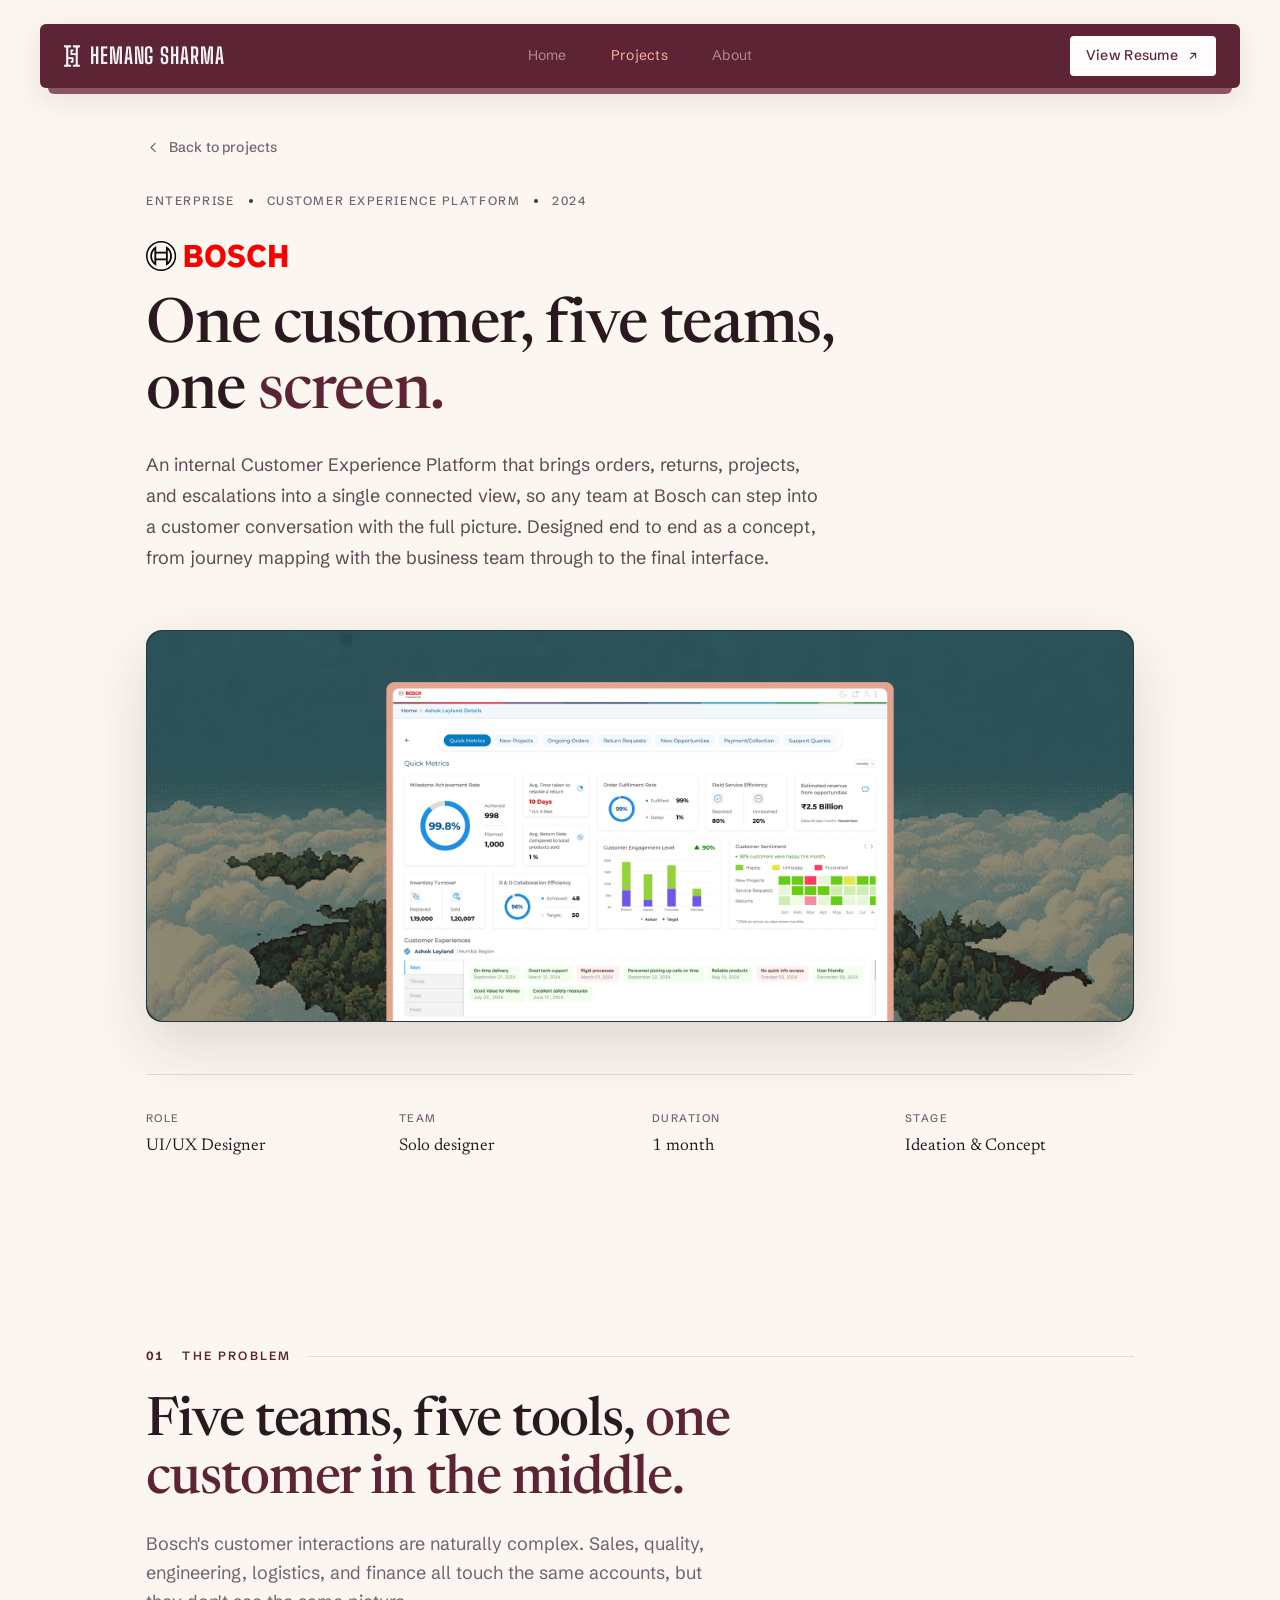
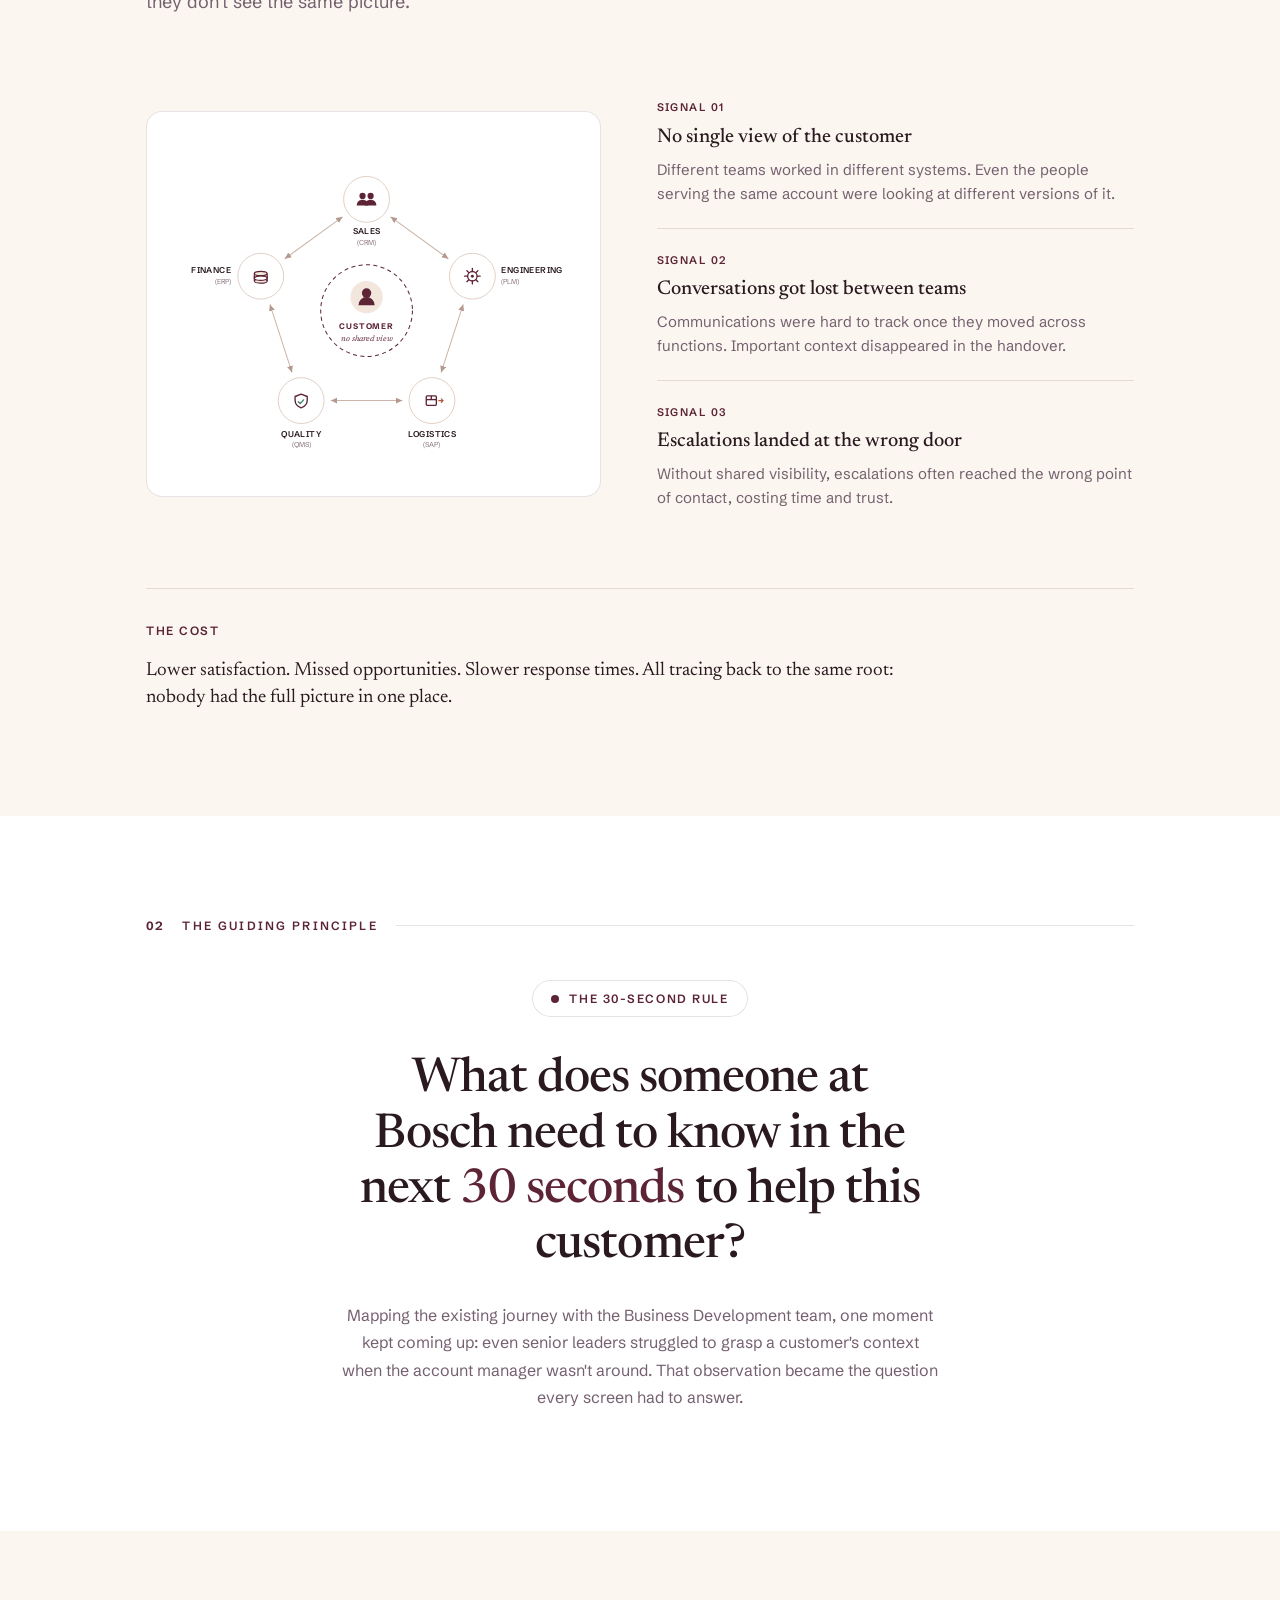
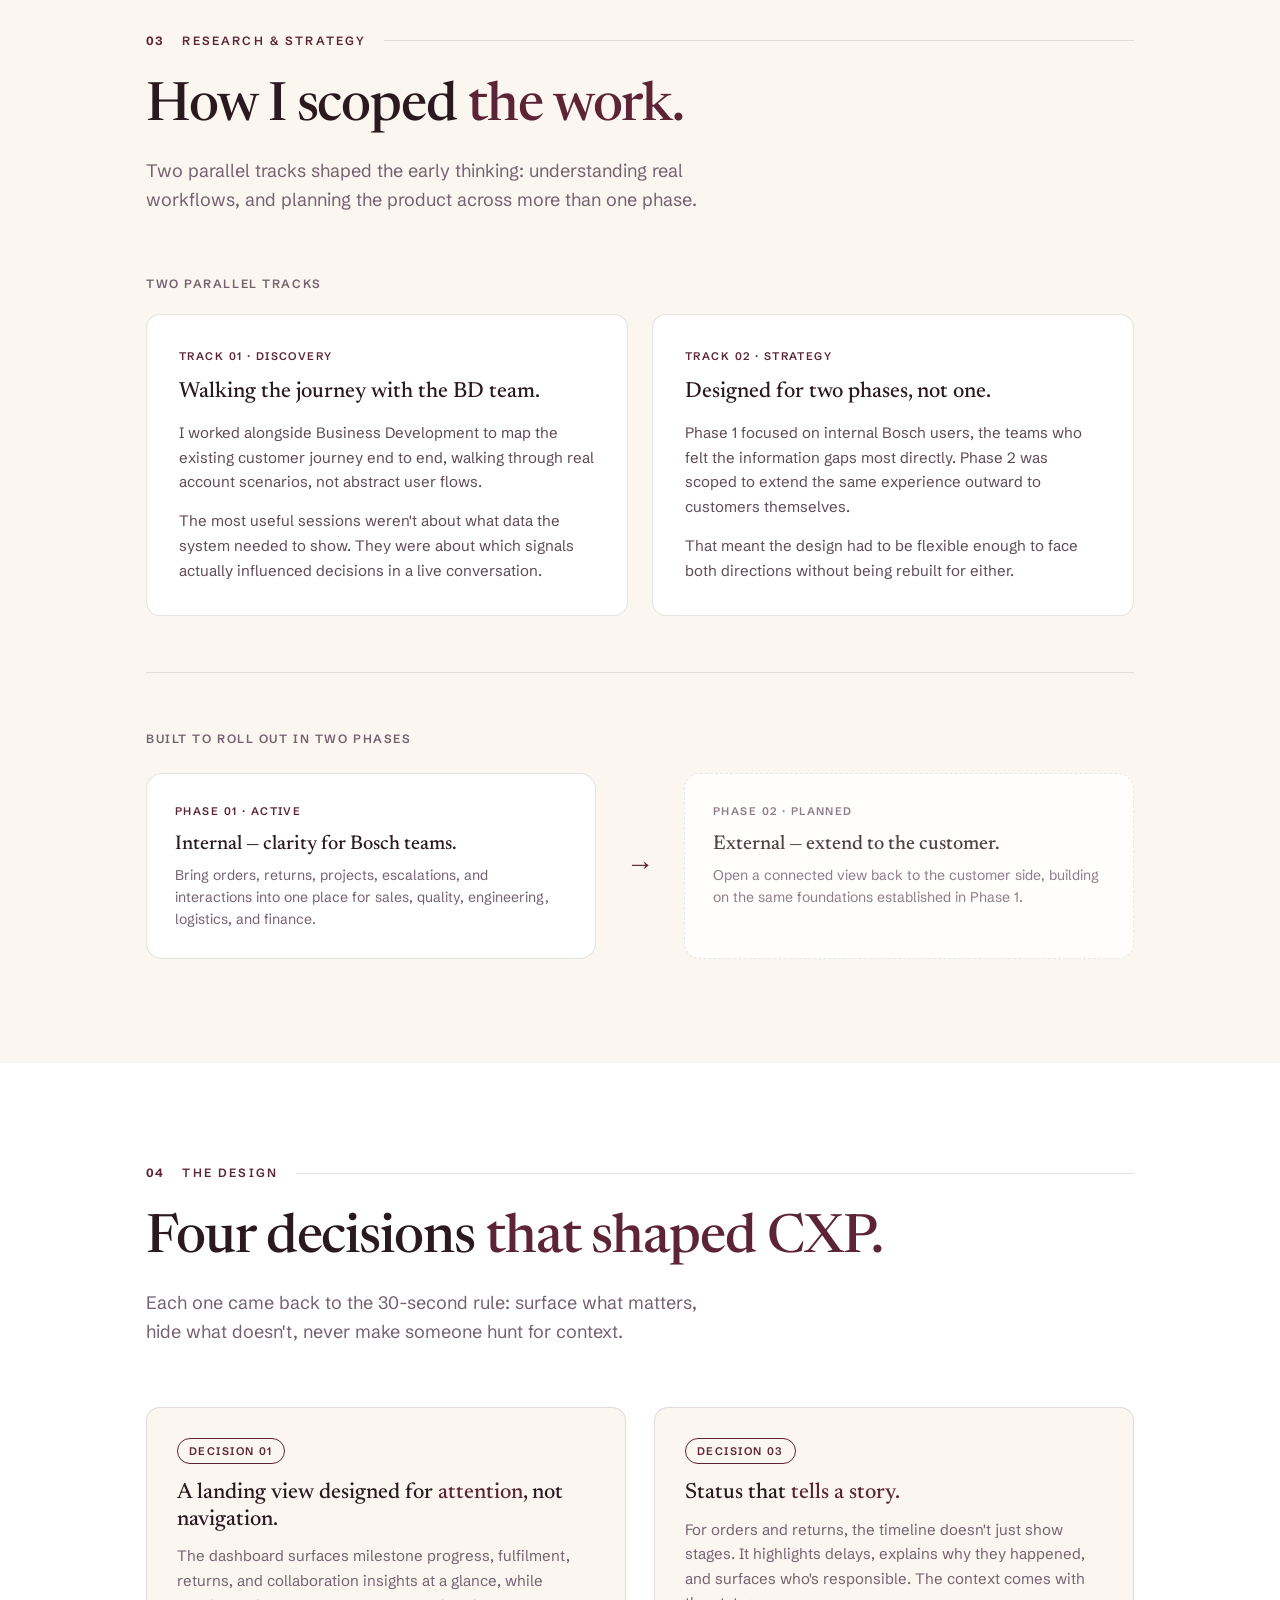
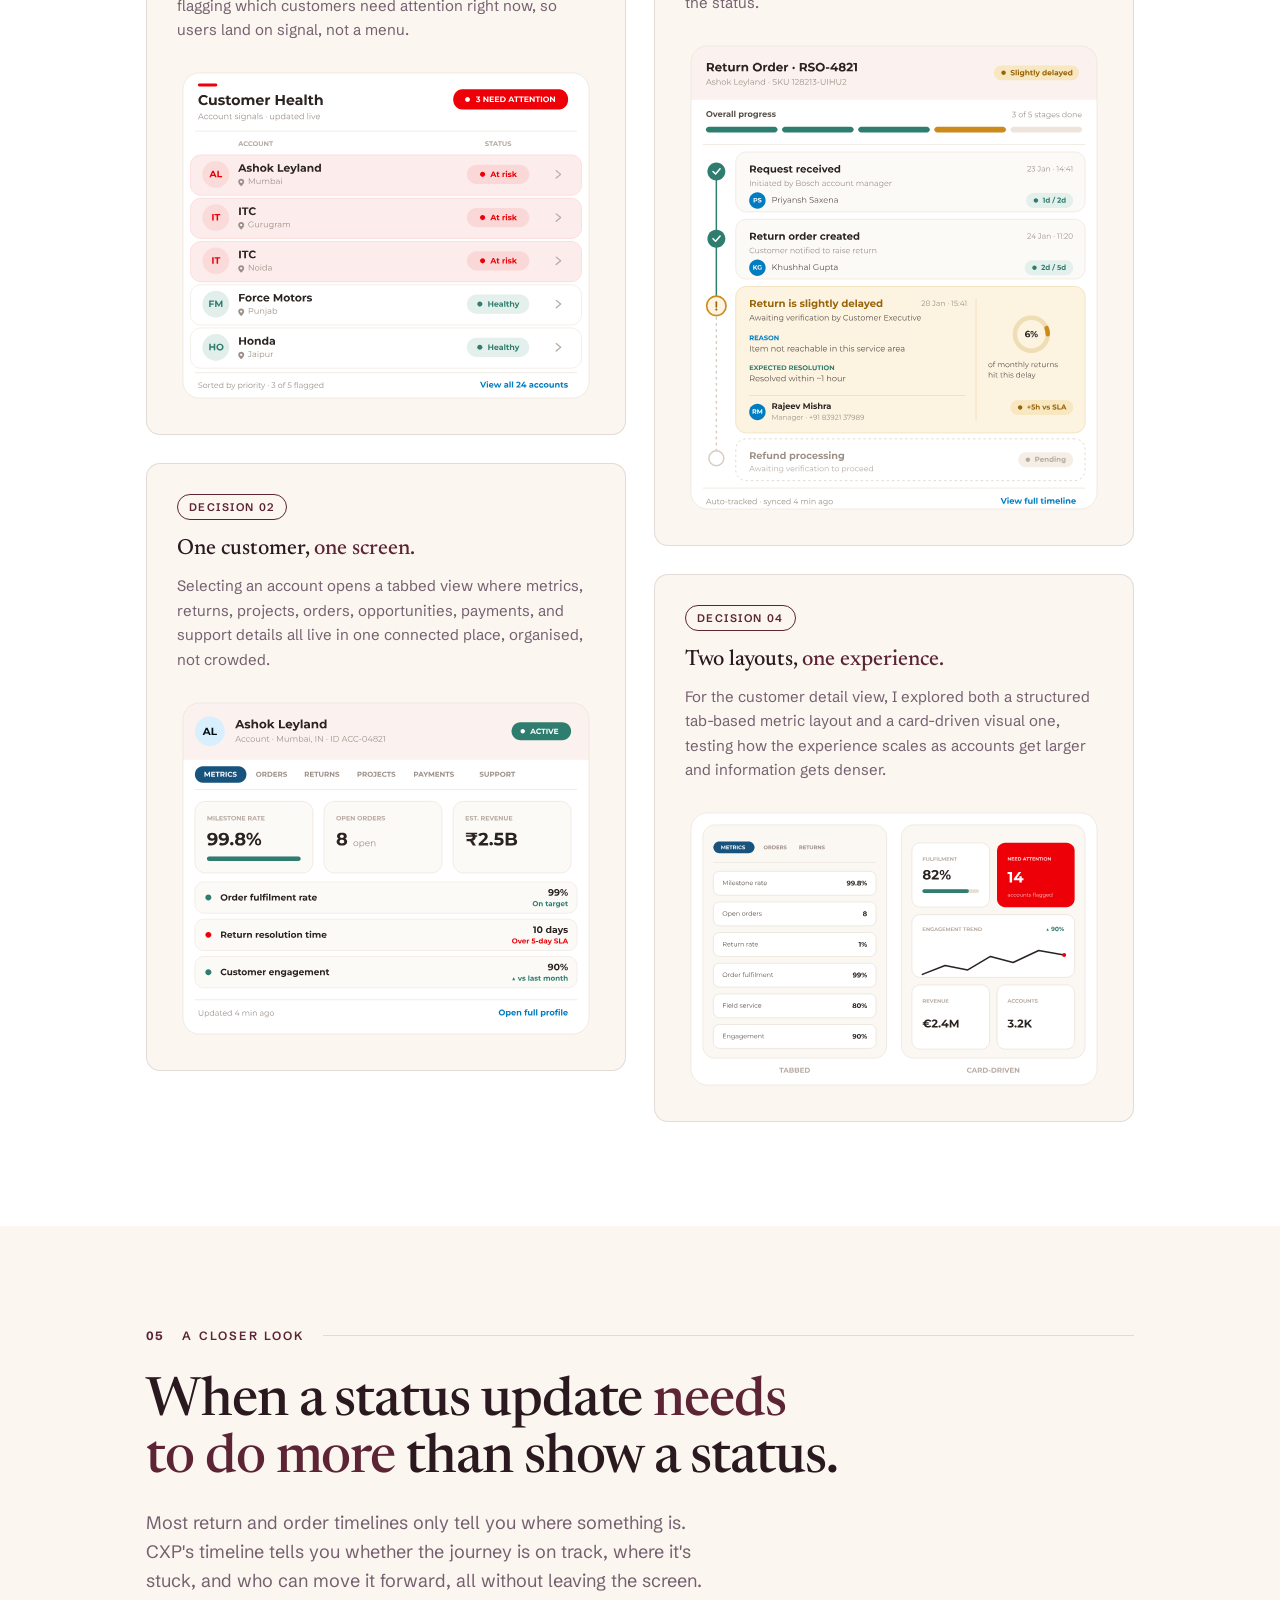
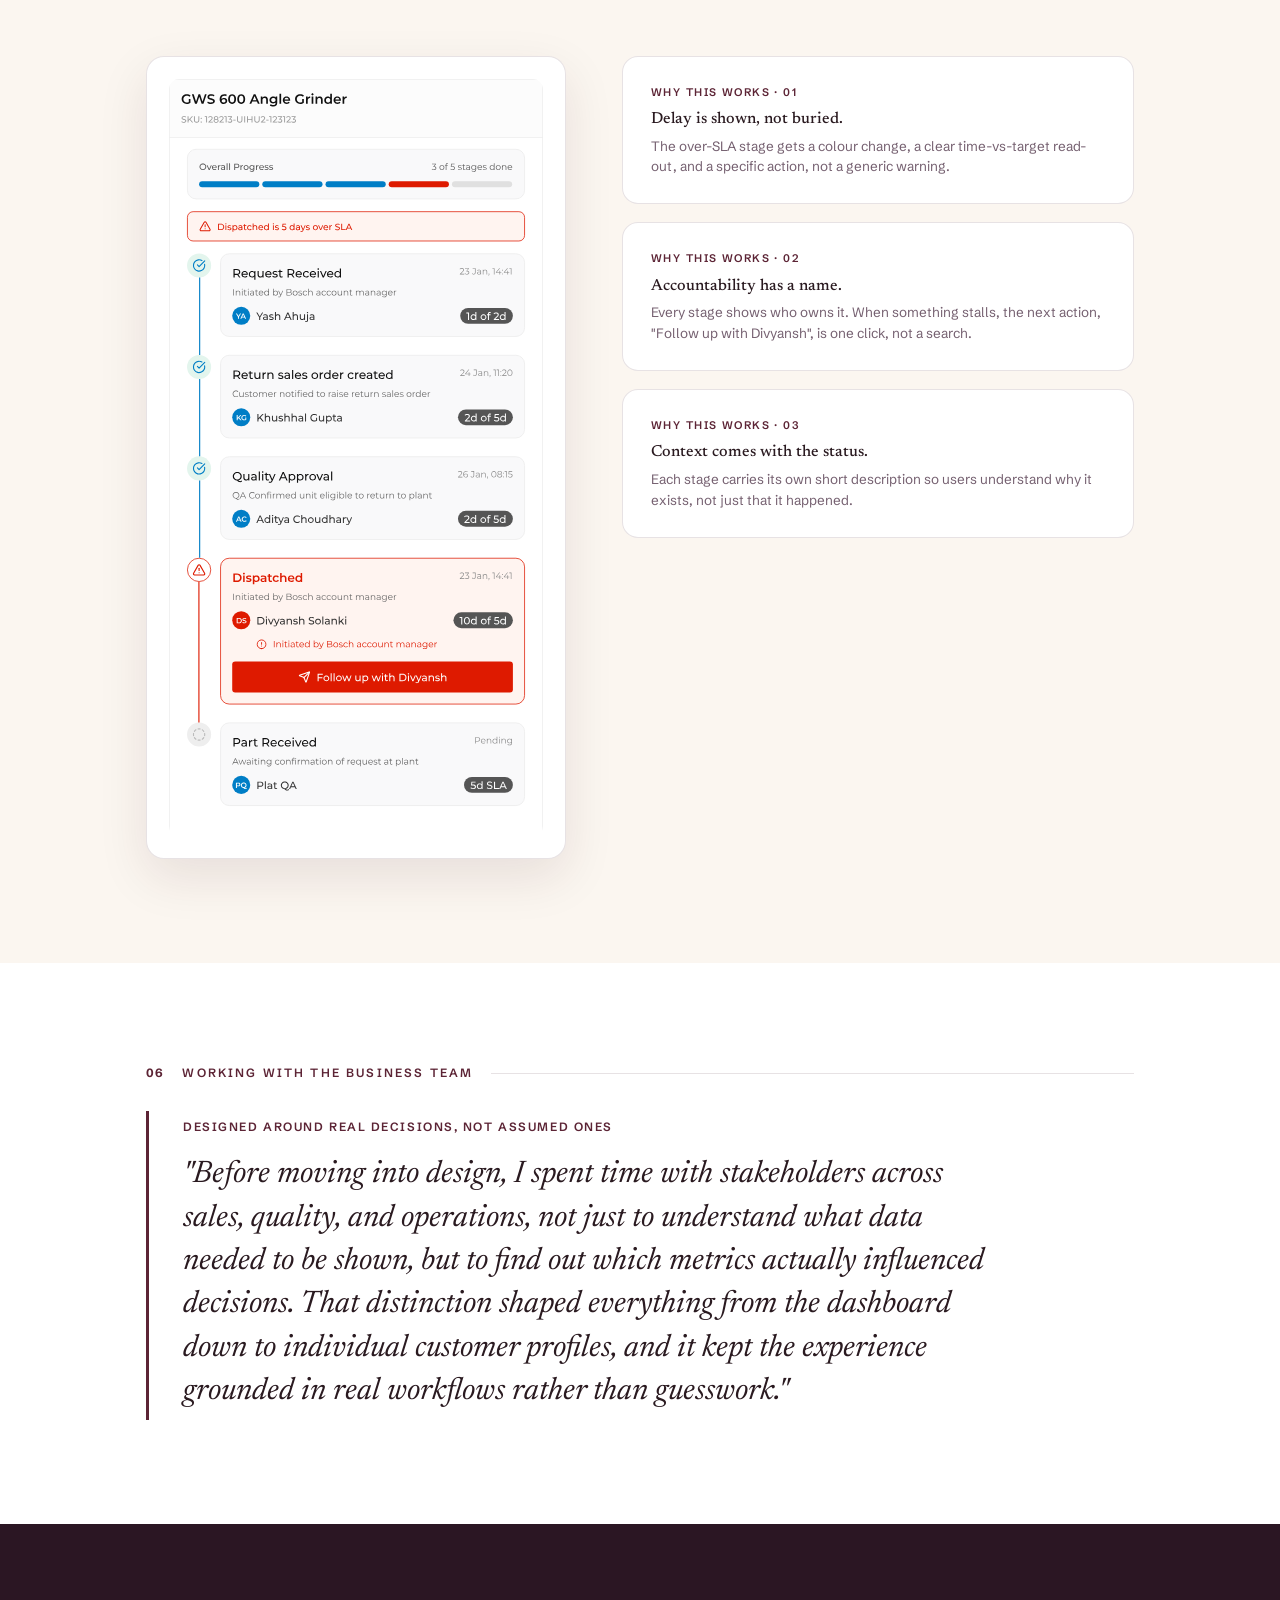
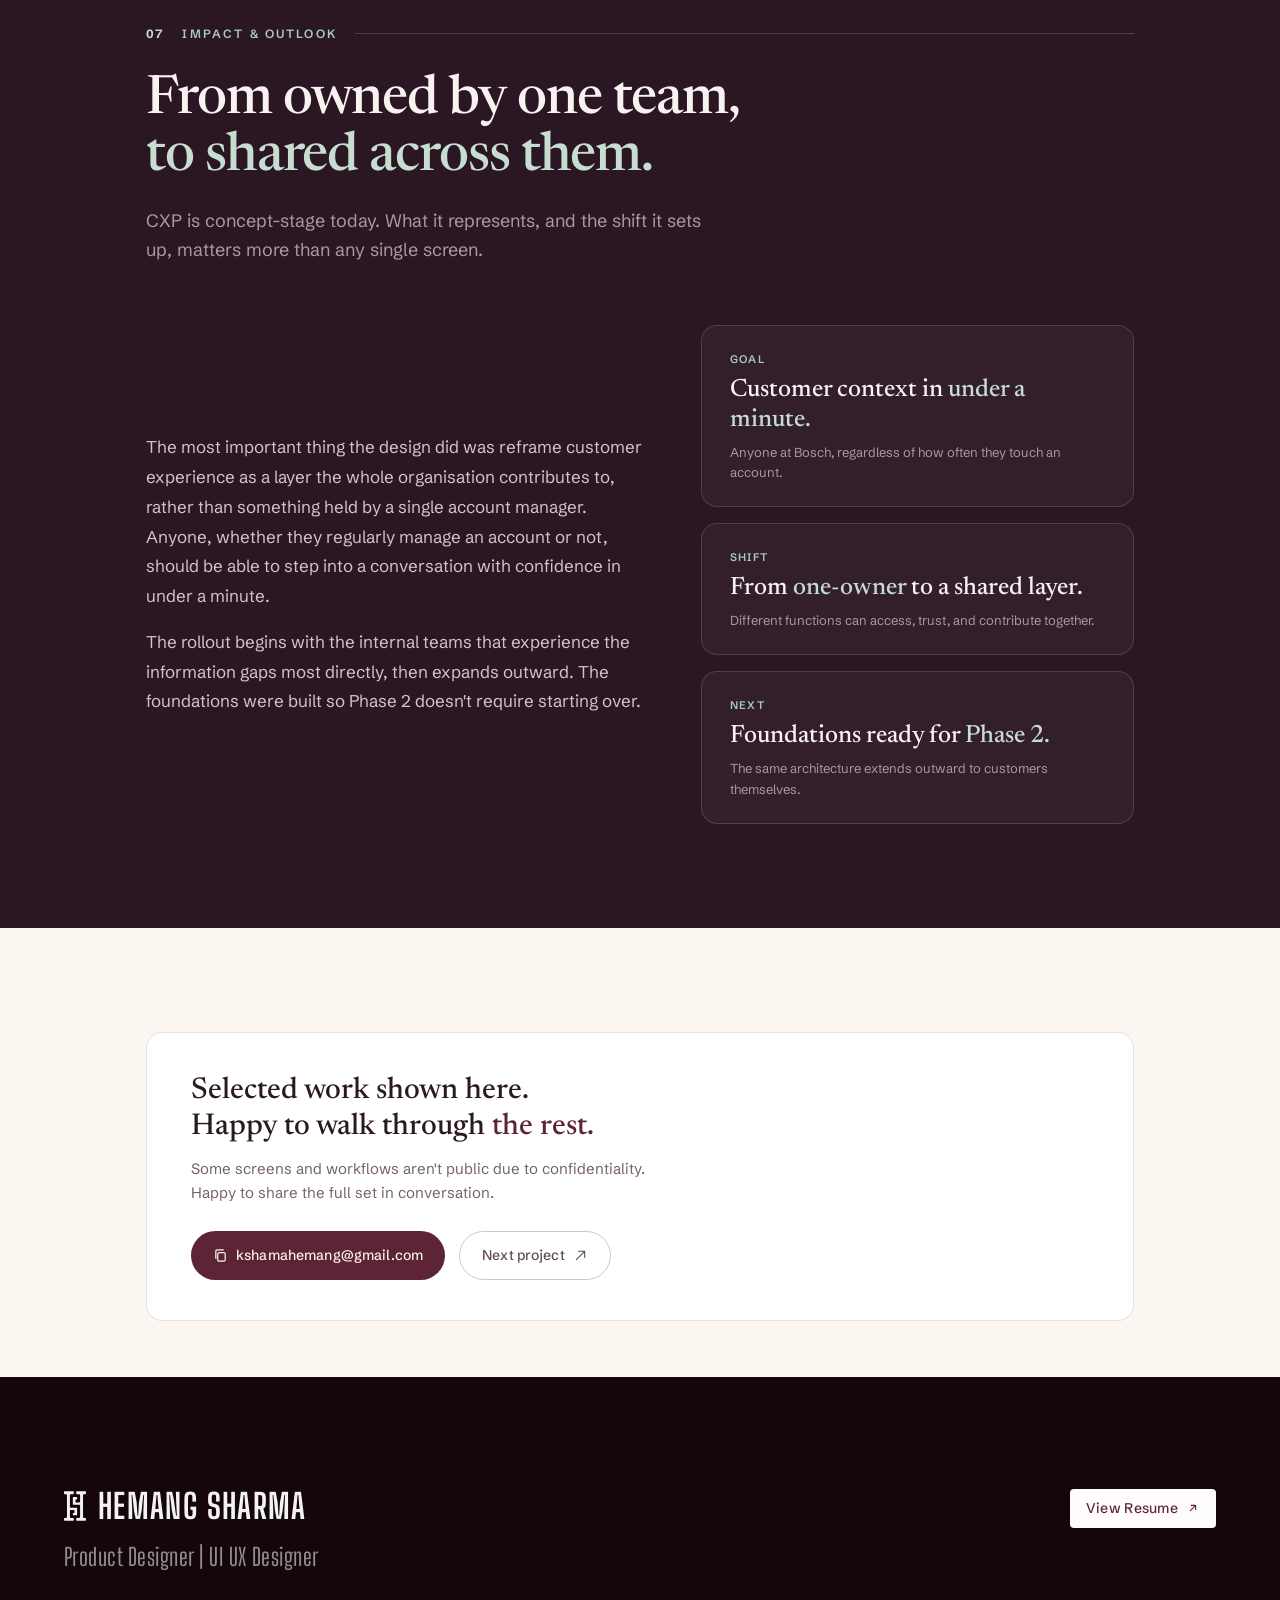
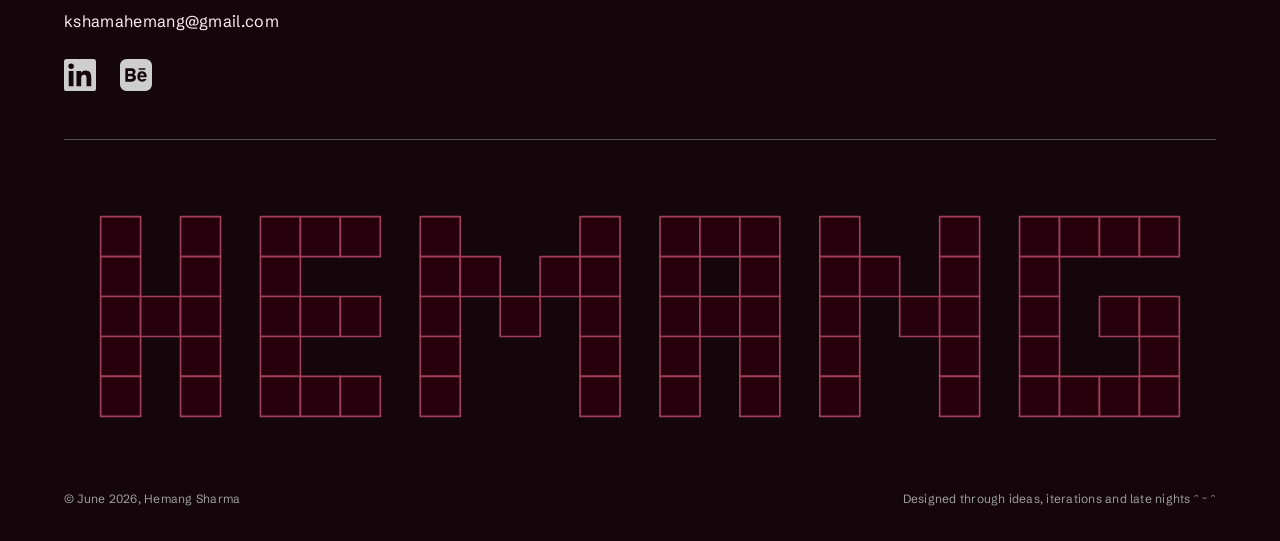
<file: Case-Bosch.html>
<!DOCTYPE html>
<html lang="en">
<head>
<meta charset="UTF-8">
<meta name="viewport" content="width=device-width, initial-scale=1.0">
<title>Bosch CXP — Customer Experience Platform · Hemang Sharma</title>
<meta name="description" content="Case study: Bosch Customer Experience Platform — an internal concept bringing orders, returns, projects, and escalations into one connected view for every team.">
<link rel="preconnect" href="https://fonts.googleapis.com">
<link rel="preconnect" href="https://fonts.gstatic.com" crossorigin>
<link href="https://fonts.googleapis.com/css2?family=Newsreader:ital,opsz,wght@0,6..72,400;0,6..72,500;0,6..72,600;1,6..72,400;1,6..72,500&family=Schibsted+Grotesk:ital,wght@0,400;0,500;0,600;0,700;1,400;1,500&family=Big+Shoulders+Display:wght@400;500;600;700&family=Inter:wght@400;500;600;700&display=swap" rel="stylesheet">
<link rel="stylesheet" href="assets/styles.css">
<link rel="stylesheet" href="assets/casestudy.css">
<style id="ld-critical">
  #loader{display:none}
  html.loading{overflow:hidden}
  html.loading body{overflow:hidden}
  html.loading #loader{display:flex}
</style>
<script>
  (function(){
    try{
      var nav = (performance.getEntriesByType && performance.getEntriesByType('navigation')[0]) || null;
      var isReload = nav ? nav.type === 'reload' : (performance.navigation && performance.navigation.type === 1);
      var seen = false;
      try { seen = !!sessionStorage.getItem('hs_loaded'); } catch(e){}
      if(!seen || isReload){ document.documentElement.classList.add('loading'); }
    }catch(e){}
  })();
</script>
</head>
<body class="cs-body">

<!-- ============================ LOADER ============================ -->
<div id="loader" role="status" aria-live="polite" aria-label="Loading portfolio">
  <div class="ld-vignette" aria-hidden="true"></div>
  <div class="ld-top">
    <span class="ld-tag">PORTFOLIO</span>
    <span class="ld-tag">&copy; 2026</span>
  </div>

  <div class="ld-center">
    <div class="ld-mono" aria-hidden="true">
      <svg class="ghost" viewBox="0 0 60.87 82.07" fill="currentColor" xmlns="http://www.w3.org/2000/svg">
        <path d="M27.2,76.02c-.09-1.11-.96-2.07-2-2.05-2.62,0-4.03,0-6.65,0-1.13.09-2.25-.98-2.22-2.24v-17.44c0-1.27,1.03-2.3,2.3-2.3,2.96,0,6.22,0,8.52,0,1-.03,1.94.73,1.94,1.6-.01,1.11.02,4.02-.01,5.13-.05.84-.99,1.48-1.92,1.5-1.18,0,.2-.02-.99,0-.94.01-1.73.8-1.7,1.61,0,1.08-.02,2.17,0,3.25.02.84.91,1.54,1.86,1.51,3.54,0,4.52,0,8.06,0,.71.02,1.38-.37,1.69-.92.26-.41.18-.89.19-1.33,0-5.1,0-12,0-17.11.04-.87-.88-1.68-1.88-1.66-4.48,0-10.23,0-15.32,0-1.52,0-2.74-1.23-2.74-2.75V10.45c0-1.18.95-2.21,2.03-2.22,2.68-.01,4.16,0,6.84,0,1.1.03,1.99-1.08,2.02-2.24.01-1.36,0-2.15,0-3.52.06-1.05-.57-2.14-1.5-2.45C16.59,0,12.3.02,3.17.01c-.6.01-1.21-.06-1.81.06C.59.44-.04,1.32,0,2.27c0,1.44,0,2.29,0,3.72,0,1.17.94,2.29,2.03,2.24,2.62-.01,1.45-.02,4.08,0,1.16-.03,2.18,1.17,2.08,2.43v60.86c.08,1.25-.91,2.5-2.09,2.43-2.62,0-1.45,0-4.08,0-1.03,0-1.97.94-2.02,2.07-.02,1.49,0,2.21,0,3.7-.04,1.22.94,2.36,2.06,2.33,9.26.01,13.68,0,22.93,0,1.19.1,2.25-1.09,2.22-2.36,0-1.49.03-2.2-.01-3.68Z"/>
        <path d="M60.85,76.03c-.06-1.13-1-2.08-2.02-2.07-2.62,0-1.45,0-4.08,0-1.17.06-2.17-1.18-2.09-2.43V10.66c-.09-1.26.92-2.46,2.08-2.43,2.62-.01,1.45,0,4.08,0,1.1.05,2.03-1.07,2.03-2.24,0-1.43,0-2.29,0-3.72.04-.96-.59-1.83-1.36-2.2-.6-.12-1.21-.05-1.81-.06-9.13.01-13.42,0-22.56.01-.93.31-1.56,1.4-1.5,2.45.01,1.36,0,2.15,0,3.52.03,1.16.92,2.27,2.02,2.24,2.68,0,4.16-.01,6.84,0,1.08,0,2.02,1.04,2.03,2.22v17.95c0,1.44-1.16,2.61-2.61,2.61-2.55,0-6.55,0-8.35,0-1,.03-1.94-.73-1.94-1.6.01-1.11-.02-4,.01-5.11.05-.84.99-1.48,1.92-1.5,1.18,0,.04.02,1.22,0,.94-.01,1.73-.8,1.7-1.61,0-1.08.02-2.17,0-3.25-.02-.84-.91-1.54-1.86-1.51-3.54,0-4.76,0-8.3,0-.71-.02-1.38.37-1.69.92-.26.41-.18.89-.19,1.33,0,5.1,0,11.98,0,17.09-.04.87.88,1.68,1.88,1.66,4.46,0,10.51,0,15.59,0,1.44,0,2.61,1.17,2.61,2.61v31.71c.02,1.26-1.1,2.33-2.22,2.24-2.62-.01-4.03,0-6.65,0-1.04-.02-1.91.94-2,2.05-.04,1.49,0,2.2-.01,3.68-.03,1.28,1.03,2.46,2.22,2.36,9.26,0,13.68,0,22.93,0,1.12.03,2.11-1.11,2.06-2.33,0-1.49,0-2.21,0-3.7Z"/>
      </svg>
      <div class="ld-fill" id="ldFill">
        <svg viewBox="0 0 60.87 82.07" fill="currentColor" xmlns="http://www.w3.org/2000/svg">
          <path d="M27.2,76.02c-.09-1.11-.96-2.07-2-2.05-2.62,0-4.03,0-6.65,0-1.13.09-2.25-.98-2.22-2.24v-17.44c0-1.27,1.03-2.3,2.3-2.3,2.96,0,6.22,0,8.52,0,1-.03,1.94.73,1.94,1.6-.01,1.11.02,4.02-.01,5.13-.05.84-.99,1.48-1.92,1.5-1.18,0,.2-.02-.99,0-.94.01-1.73.8-1.7,1.61,0,1.08-.02,2.17,0,3.25.02.84.91,1.54,1.86,1.51,3.54,0,4.52,0,8.06,0,.71.02,1.38-.37,1.69-.92.26-.41.18-.89.19-1.33,0-5.1,0-12,0-17.11.04-.87-.88-1.68-1.88-1.66-4.48,0-10.23,0-15.32,0-1.52,0-2.74-1.23-2.74-2.75V10.45c0-1.18.95-2.21,2.03-2.22,2.68-.01,4.16,0,6.84,0,1.1.03,1.99-1.08,2.02-2.24.01-1.36,0-2.15,0-3.52.06-1.05-.57-2.14-1.5-2.45C16.59,0,12.3.02,3.17.01c-.6.01-1.21-.06-1.81.06C.59.44-.04,1.32,0,2.27c0,1.44,0,2.29,0,3.72,0,1.17.94,2.29,2.03,2.24,2.62-.01,1.45-.02,4.08,0,1.16-.03,2.18,1.17,2.08,2.43v60.86c.08,1.25-.91,2.5-2.09,2.43-2.62,0-1.45,0-4.08,0-1.03,0-1.97.94-2.02,2.07-.02,1.49,0,2.21,0,3.7-.04,1.22.94,2.36,2.06,2.33,9.26.01,13.68,0,22.93,0,1.19.1,2.25-1.09,2.22-2.36,0-1.49.03-2.2-.01-3.68Z"/>
          <path d="M60.85,76.03c-.06-1.13-1-2.08-2.02-2.07-2.62,0-1.45,0-4.08,0-1.17.06-2.17-1.18-2.09-2.43V10.66c-.09-1.26.92-2.46,2.08-2.43,2.62-.01,1.45,0,4.08,0,1.1.05,2.03-1.07,2.03-2.24,0-1.43,0-2.29,0-3.72.04-.96-.59-1.83-1.36-2.2-.6-.12-1.21-.05-1.81-.06-9.13.01-13.42,0-22.56.01-.93.31-1.56,1.4-1.5,2.45.01,1.36,0,2.15,0,3.52.03,1.16.92,2.27,2.02,2.24,2.68,0,4.16-.01,6.84,0,1.08,0,2.02,1.04,2.03,2.22v17.95c0,1.44-1.16,2.61-2.61,2.61-2.55,0-6.55,0-8.35,0-1,.03-1.94-.73-1.94-1.6.01-1.11-.02-4,.01-5.11.05-.84.99-1.48,1.92-1.5,1.18,0,.04.02,1.22,0,.94-.01,1.73-.8,1.7-1.61,0-1.08.02-2.17,0-3.25-.02-.84-.91-1.54-1.86-1.51-3.54,0-4.76,0-8.3,0-.71-.02-1.38.37-1.69.92-.26.41-.18.89-.19,1.33,0,5.1,0,11.98,0,17.09-.04.87.88,1.68,1.88,1.66,4.46,0,10.51,0,15.59,0,1.44,0,2.61,1.17,2.61,2.61v31.71c.02,1.26-1.1,2.33-2.22,2.24-2.62-.01-4.03,0-6.65,0-1.04-.02-1.91.94-2,2.05-.04,1.49,0,2.2-.01,3.68-.03,1.28,1.03,2.46,2.22,2.36,9.26,0,13.68,0,22.93,0,1.12.03,2.11-1.11,2.06-2.33,0-1.49,0-2.21,0-3.7Z"/>
        </svg>
      </div>
    </div>
    <div class="ld-name" id="ldName" aria-hidden="true"></div>
    <div class="ld-role">PRODUCT &amp; UI/UX DESIGNER</div>
  </div>

  <div class="ld-bottom">
    <div class="ld-track"><span class="ld-track-fill" id="ldTrackFill"></span></div>
    <div class="ld-count"><span id="ldCount">0</span><i>%</i></div>
  </div>
</div>
<script>
  (function(){
    var root = document.documentElement;
    var loader = document.getElementById('loader');
    if(!loader) return;
    var NAME = 'HEMANG SHARMA';

    // Build name letters with stagger index
    var nameEl = document.getElementById('ldName');
    for(var i=0;i<NAME.length;i++){
      var ch = NAME[i];
      var s = document.createElement('span');
      s.className = 'ld-ltr' + (ch === ' ' ? ' sp' : '');
      s.style.setProperty('--i', i);
      s.textContent = ch === ' ' ? '\u00A0' : ch;
      nameEl.appendChild(s);
    }

    // If we decided NOT to show the loader, clean up instantly.
    if(!root.classList.contains('loading')){ loader.parentNode && loader.parentNode.removeChild(loader); return; }
    try { sessionStorage.setItem('hs_loaded','1'); } catch(e){}

    var fill = document.getElementById('ldFill');
    var trackFill = document.getElementById('ldTrackFill');
    var countEl = document.getElementById('ldCount');

    var reduce = window.matchMedia && window.matchMedia('(prefers-reduced-motion: reduce)').matches;
    var DURATION = reduce ? 600 : 2000;
    var start = null, done = false;

    // easeOutExpo for a fast-then-settle feel
    function ease(t){ return t === 1 ? 1 : 1 - Math.pow(2, -10 * t); }

    function render(p){ // p: 0..1
      var pct = Math.round(p * 100);
      countEl.textContent = pct;
      fill.style.clipPath = 'inset(' + (100 - p*100).toFixed(2) + '% 0 0 0)';
      fill.style.webkitClipPath = 'inset(' + (100 - p*100).toFixed(2) + '% 0 0 0)';
      trackFill.style.transform = 'scaleX(' + p.toFixed(4) + ')';
    }

    function finish(){
      if(done) return; done = true;
      loader.classList.add('is-charged');           // pulse the mark
      setTimeout(function(){
        loader.classList.add('is-done');             // lift the panel
        var endMs = reduce ? 420 : 950;
        setTimeout(function(){
          root.classList.remove('loading');
          loader.setAttribute('aria-hidden','true');
          if(loader.parentNode) loader.parentNode.removeChild(loader);
          window.dispatchEvent(new CustomEvent('hs:loaded'));
        }, endMs);
      }, reduce ? 120 : 320);
    }

    function tick(ts){
      if(start === null) start = ts;
      var t = Math.min((ts - start) / DURATION, 1);
      render(ease(t));
      if(t < 1){ requestAnimationFrame(tick); }
      else { finish(); }
    }

    // kick off after a paint so entrance transitions register
    requestAnimationFrame(function(){
      loader.classList.add('is-in');
      requestAnimationFrame(tick);
    });

    // safety net: never trap the user
    setTimeout(function(){ if(!done){ render(1); finish(); } }, DURATION + 4000);
  })();
</script>

<!-- ============================ NAV ============================ -->
<header class="site-header">
  <div class="navbar">
    <div class="nav-inner">
        <a class="brandmark" href="index.html" aria-label="Hemang Sharma home">
          <span class="hs">
            <svg viewBox="0 0 60.87 82.07" fill="currentColor" xmlns="http://www.w3.org/2000/svg" aria-hidden="true">
              <path d="M27.2,76.02c-.09-1.11-.96-2.07-2-2.05-2.62,0-4.03,0-6.65,0-1.13.09-2.25-.98-2.22-2.24v-17.44c0-1.27,1.03-2.3,2.3-2.3,2.96,0,6.22,0,8.52,0,1-.03,1.94.73,1.94,1.6-.01,1.11.02,4.02-.01,5.13-.05.84-.99,1.48-1.92,1.5-1.18,0,.2-.02-.99,0-.94.01-1.73.8-1.7,1.61,0,1.08-.02,2.17,0,3.25.02.84.91,1.54,1.86,1.51,3.54,0,4.52,0,8.06,0,.71.02,1.38-.37,1.69-.92.26-.41.18-.89.19-1.33,0-5.1,0-12,0-17.11.04-.87-.88-1.68-1.88-1.66-4.48,0-10.23,0-15.32,0-1.52,0-2.74-1.23-2.74-2.75V10.45c0-1.18.95-2.21,2.03-2.22,2.68-.01,4.16,0,6.84,0,1.1.03,1.99-1.08,2.02-2.24.01-1.36,0-2.15,0-3.52.06-1.05-.57-2.14-1.5-2.45C16.59,0,12.3.02,3.17.01c-.6.01-1.21-.06-1.81.06C.59.44-.04,1.32,0,2.27c0,1.44,0,2.29,0,3.72,0,1.17.94,2.29,2.03,2.24,2.62-.01,1.45-.02,4.08,0,1.16-.03,2.18,1.17,2.08,2.43v60.86c.08,1.25-.91,2.5-2.09,2.43-2.62,0-1.45,0-4.08,0-1.03,0-1.97.94-2.02,2.07-.02,1.49,0,2.21,0,3.7-.04,1.22.94,2.36,2.06,2.33,9.26.01,13.68,0,22.93,0,1.19.1,2.25-1.09,2.22-2.36,0-1.49.03-2.2-.01-3.68Z"/>
              <path d="M60.85,76.03c-.06-1.13-1-2.08-2.02-2.07-2.62,0-1.45,0-4.08,0-1.17.06-2.17-1.18-2.09-2.43V10.66c-.09-1.26.92-2.46,2.08-2.43,2.62-.01,1.45,0,4.08,0,1.1.05,2.03-1.07,2.03-2.24,0-1.43,0-2.29,0-3.72.04-.96-.59-1.83-1.36-2.2-.6-.12-1.21-.05-1.81-.06-9.13.01-13.42,0-22.56.01-.93.31-1.56,1.4-1.5,2.45.01,1.36,0,2.15,0,3.52.03,1.16.92,2.27,2.02,2.24,2.68,0,4.16-.01,6.84,0,1.08,0,2.02,1.04,2.03,2.22v17.95c0,1.44-1.16,2.61-2.61,2.61-2.55,0-6.55,0-8.35,0-1,.03-1.94-.73-1.94-1.6.01-1.11-.02-4,.01-5.11.05-.84.99-1.48,1.92-1.5,1.18,0,.04.02,1.22,0,.94-.01,1.73-.8,1.7-1.61,0-1.08.02-2.17,0-3.25-.02-.84-.91-1.54-1.86-1.51-3.54,0-4.76,0-8.3,0-.71-.02-1.38.37-1.69.92-.26.41-.18.89-.19,1.33,0,5.1,0,11.98,0,17.09-.04.87.88,1.68,1.88,1.66,4.46,0,10.51,0,15.59,0,1.44,0,2.61,1.17,2.61,2.61v31.71c.02,1.26-1.1,2.33-2.22,2.24-2.62-.01-4.03,0-6.65,0-1.04-.02-1.91.94-2,2.05-.04,1.49,0,2.2-.01,3.68-.03,1.28,1.03,2.46,2.22,2.36,9.26,0,13.68,0,22.93,0,1.12.03,2.11-1.11,2.06-2.33,0-1.49,0-2.21,0-3.7Z"/>
            </svg>
          </span>
          <span class="name">HEMANG SHARMA</span>
        </a>
        <nav class="nav-links">
          <a href="index.html">Home</a>
          <a href="Projects.html" class="active">Projects</a>
          <a href="About.html">About</a>
        </nav>
      <div class="nav-right">
        <a class="btn-resume" href="#" data-resume>View Resume
          <svg viewBox="0 0 16 16" fill="none"><path d="M5 11 11 5M11 5H6M11 5v5" stroke="currentColor" stroke-width="1.25" stroke-linecap="round" stroke-linejoin="round"/></svg>
        </a>
        <button class="nav-toggle" aria-label="Open menu" data-menu-open><span></span><span></span><span></span></button>
      </div>
    </div>
  </div>
</header>

<!-- mobile sheet -->
<div class="mobile-sheet" id="mobileSheet">
  <div class="mobile-sheet-top">
    <span class="mobile-brand">
      <span class="hs">
        <svg viewBox="0 0 60.87 82.07" fill="currentColor" xmlns="http://www.w3.org/2000/svg" aria-hidden="true">
          <path d="M27.2,76.02c-.09-1.11-.96-2.07-2-2.05-2.62,0-4.03,0-6.65,0-1.13.09-2.25-.98-2.22-2.24v-17.44c0-1.27,1.03-2.3,2.3-2.3,2.96,0,6.22,0,8.52,0,1-.03,1.94.73,1.94,1.6-.01,1.11.02,4.02-.01,5.13-.05.84-.99,1.48-1.92,1.5-1.18,0,.2-.02-.99,0-.94.01-1.73.8-1.7,1.61,0,1.08-.02,2.17,0,3.25.02.84.91,1.54,1.86,1.51,3.54,0,4.52,0,8.06,0,.71.02,1.38-.37,1.69-.92.26-.41.18-.89.19-1.33,0-5.1,0-12,0-17.11.04-.87-.88-1.68-1.88-1.66-4.48,0-10.23,0-15.32,0-1.52,0-2.74-1.23-2.74-2.75V10.45c0-1.18.95-2.21,2.03-2.22,2.68-.01,4.16,0,6.84,0,1.1.03,1.99-1.08,2.02-2.24.01-1.36,0-2.15,0-3.52.06-1.05-.57-2.14-1.5-2.45C16.59,0,12.3.02,3.17.01c-.6.01-1.21-.06-1.81.06C.59.44-.04,1.32,0,2.27c0,1.44,0,2.29,0,3.72,0,1.17.94,2.29,2.03,2.24,2.62-.01,1.45-.02,4.08,0,1.16-.03,2.18,1.17,2.08,2.43v60.86c.08,1.25-.91,2.5-2.09,2.43-2.62,0-1.45,0-4.08,0-1.03,0-1.97.94-2.02,2.07-.02,1.49,0,2.21,0,3.7-.04,1.22.94,2.36,2.06,2.33,9.26.01,13.68,0,22.93,0,1.19.1,2.25-1.09,2.22-2.36,0-1.49.03-2.2-.01-3.68Z"/>
          <path d="M60.85,76.03c-.06-1.13-1-2.08-2.02-2.07-2.62,0-1.45,0-4.08,0-1.17.06-2.17-1.18-2.09-2.43V10.66c-.09-1.26.92-2.46,2.08-2.43,2.62-.01,1.45,0,4.08,0,1.1.05,2.03-1.07,2.03-2.24,0-1.43,0-2.29,0-3.72.04-.96-.59-1.83-1.36-2.2-.6-.12-1.21-.05-1.81-.06-9.13.01-13.42,0-22.56.01-.93.31-1.56,1.4-1.5,2.45.01,1.36,0,2.15,0,3.52.03,1.16.92,2.27,2.02,2.24,2.68,0,4.16-.01,6.84,0,1.08,0,2.02,1.04,2.03,2.22v17.95c0,1.44-1.16,2.61-2.61,2.61-2.55,0-6.55,0-8.35,0-1,.03-1.94-.73-1.94-1.6.01-1.11-.02-4,.01-5.11.05-.84.99-1.48,1.92-1.5,1.18,0,.04.02,1.22,0,.94-.01,1.73-.8,1.7-1.61,0-1.08.02-2.17,0-3.25-.02-.84-.91-1.54-1.86-1.51-3.54,0-4.76,0-8.3,0-.71-.02-1.38.37-1.69.92-.26.41-.18.89-.19,1.33,0,5.1,0,11.98,0,17.09-.04.87.88,1.68,1.88,1.66,4.46,0,10.51,0,15.59,0,1.44,0,2.61,1.17,2.61,2.61v31.71c.02,1.26-1.1,2.33-2.22,2.24-2.62-.01-4.03,0-6.65,0-1.04-.02-1.91.94-2,2.05-.04,1.49,0,2.2-.01,3.68-.03,1.28,1.03,2.46,2.22,2.36,9.26,0,13.68,0,22.93,0,1.12.03,2.11-1.11,2.06-2.33,0-1.49,0-2.21,0-3.7Z"/>
        </svg>
      </span>
      <span class="name">HEMANG SHARMA</span>
    </span>
    <button class="mobile-sheet-close" aria-label="Close menu" data-menu-close>×</button>
  </div>
  <nav>
    <a href="index.html" data-menu-close>Home</a>
    <a href="Projects.html" class="active" data-menu-close>Projects</a>
    <a href="About.html" data-menu-close>About</a>
  </nav>
  <a class="btn-resume" href="#" data-resume>View Resume
    <svg viewBox="0 0 16 16" fill="none"><path d="M5 11 11 5M11 5H6M11 5v5" stroke="currentColor" stroke-width="1.25" stroke-linecap="round" stroke-linejoin="round"/></svg>
  </a>
</div>


<main id="top">

<section class="cs-hero">
  <div class="cs-container">
    <a class="cs-back" href="Projects.html">
      <svg viewBox="0 0 18 18" fill="none"><path d="M11 4 6 9l5 5" stroke="currentColor" stroke-width="1.4" stroke-linecap="round" stroke-linejoin="round"/></svg>
      Back to projects
    </a>
    <div class="cs-meta reveal">
      <span>Enterprise</span><span class="dot"></span>
      <span>Customer Experience Platform</span><span class="dot"></span>
      <span>2024</span>
    </div>
    <img class="cs-wordmark-logo reveal" src="assets/logos/bosch.svg" alt="Bosch">
    <div class="cs-hero-cols reveal">
      <h1>One customer, five teams,<br>one <em>screen.</em></h1>
      <p class="cs-overview">An internal Customer Experience Platform that brings orders, returns, projects, and escalations into a single connected view, so any team at Bosch can step into a customer conversation with the full picture. Designed end to end as a concept, from journey mapping with the business team through to the final interface.</p>
    </div>
    <div class="cs-hero-img reveal">
      <img src="assets/img/bosch-hero-hq.png" alt="Bosch CXP dashboard concept: customer overview with milestone progress, fulfilment and returns metrics, and accounts that need attention, over a pixel-art forest backdrop">rt forest backdrop">
    </div>
    <div class="cs-metastrip reveal" style="grid-template-columns:repeat(4,1fr)">
      <div class="cs-metaitem"><div class="label">Role</div><div class="value">UI/UX Designer</div></div>
      <div class="cs-metaitem"><div class="label">Team</div><div class="value">Solo designer</div></div>
      <div class="cs-metaitem"><div class="label">Duration</div><div class="value">1 month</div></div>
      <div class="cs-metaitem"><div class="label">Stage</div><div class="value">Ideation &amp; Concept</div></div>
    </div>
  </div>
</section>

<section class="cs-section">
  <div class="cs-container">
    <div class="cs-kicker reveal"><span class="label">The Problem</span></div>
    <h2 class="cs-h reveal">Five teams, five tools, <em>one customer in the middle.</em></h2>
    <p class="cs-sub reveal">Bosch's customer interactions are naturally complex. Sales, quality, engineering, logistics, and finance all touch the same accounts, but they don't see the same picture.</p>
    <div class="cs-prob reveal">
      <div class="cs-frag"><svg width="100%" height="auto" viewBox="0 0 600 480" fill="none" xmlns="http://www.w3.org/2000/svg" font-family="'Schibsted Grotesk',system-ui,sans-serif" role="img" aria-label="Five Bosch teams — Sales, Engineering, Logistics, Quality, Finance — connected to each other but with no shared view of the customer in the centre">
  <defs><marker id="bd" markerWidth="9" markerHeight="9" refX="6.5" refY="3" orient="auto-start-reverse"><path d="M0 0 L6.5 3 L0 6 z" fill="#B49A8E"/></marker></defs>
  <!-- ring connectors (peer to peer) -->
  <g stroke="#CBB6A9" stroke-width="1.5" marker-start="url(#bd)" marker-end="url(#bd)">
    <line x1="325.6" y1="110.9" x2="411.3" y2="173.1"/>
    <line x1="433.3" y1="240.8" x2="400.6" y2="341.7"/>
    <line x1="343" y1="383.5" x2="237" y2="383.5"/>
    <line x1="179.4" y1="341.7" x2="146.7" y2="240.8"/>
    <line x1="168.7" y1="173.1" x2="254.4" y2="110.9"/>
  </g>
  <!-- centre: customer, no shared view -->
  <circle cx="290" cy="250" r="68" fill="none" stroke="#5C2435" stroke-width="1.5" stroke-dasharray="6 5"/>
  <circle cx="290" cy="230" r="24" fill="#F2E6DD"/>
  <circle cx="290" cy="224" r="7" fill="#5C2435"/>
  <path d="M278 242a12 12 0 0 1 24 0z" fill="#5C2435"/>
  <text x="290" y="278" text-anchor="middle" font-size="12" font-weight="700" letter-spacing="1.3" fill="#5C2435">CUSTOMER</text>
  <text x="290" y="295" text-anchor="middle" font-family="'Newsreader',Georgia,serif" font-style="italic" font-size="11.5" fill="#5C2435">no shared view</text>
  <!-- SALES (top) -->
  <circle cx="290" cy="85" r="34" fill="#FFFFFF" stroke="#DCC8BC" stroke-width="1.25"/>
  <g transform="translate(290,85)" fill="#5C2435"><circle cx="-6" cy="-5" r="4.6"/><circle cx="6" cy="-5" r="4.6"/><path d="M-14.5 9c0-5.2 3.8-8.4 8.5-8.4s8.5 3.2 8.5 8.4z"/><path d="M-2.5 9c0-5.2 3.8-8.4 8.5-8.4s8.5 3.2 8.5 8.4z"/></g>
  <text x="290" y="137" text-anchor="middle" font-size="12.5" font-weight="600" letter-spacing="0.6" fill="#2A1A20">SALES</text>
  <text x="290" y="152" text-anchor="middle" font-size="10.5" fill="#8A7680">(CRM)</text>
  <!-- ENGINEERING (upper right) — label to the RIGHT -->
  <circle cx="446.9" cy="199" r="34" fill="#FFFFFF" stroke="#DCC8BC" stroke-width="1.25"/>
  <g transform="translate(446.9,199)" stroke="#5C2435" stroke-width="2" stroke-linecap="round"><circle r="7" fill="none"/><line x1="0" y1="-11.5" x2="0" y2="-7.5"/><line x1="0" y1="7.5" x2="0" y2="11.5"/><line x1="-11.5" y1="0" x2="-7.5" y2="0"/><line x1="7.5" y1="0" x2="11.5" y2="0"/><line x1="-8.1" y1="-8.1" x2="-5.3" y2="-5.3"/><line x1="5.3" y1="5.3" x2="8.1" y2="8.1"/><line x1="8.1" y1="-8.1" x2="5.3" y2="-5.3"/><line x1="-5.3" y1="5.3" x2="-8.1" y2="8.1"/></g>
  <circle cx="446.9" cy="199" r="2.2" fill="#5C2435"/>
  <text x="490" y="195" text-anchor="start" font-size="12.5" font-weight="600" letter-spacing="0.6" fill="#2A1A20">ENGINEERING</text>
  <text x="490" y="211" text-anchor="start" font-size="10.5" fill="#8A7680">(PLM)</text>
  <!-- LOGISTICS (lower right) — label below -->
  <circle cx="387" cy="383.5" r="34" fill="#FFFFFF" stroke="#DCC8BC" stroke-width="1.25"/>
  <g transform="translate(387,383.5)"><g fill="none" stroke="#5C2435" stroke-width="2" stroke-linejoin="round"><rect x="-8.5" y="-7" width="15" height="14" rx="1.5"/><line x1="-8.5" y1="-1.5" x2="6.5" y2="-1.5"/><line x1="-1" y1="-7" x2="-1" y2="-1.5"/></g><path d="M10 0h6.5m-2.6-2.6 2.6 2.6-2.6 2.6" fill="none" stroke="#B0593C" stroke-width="1.8" stroke-linecap="round" stroke-linejoin="round"/></g>
  <text x="387" y="437" text-anchor="middle" font-size="12.5" font-weight="600" letter-spacing="0.6" fill="#2A1A20">LOGISTICS</text>
  <text x="387" y="452" text-anchor="middle" font-size="10.5" fill="#8A7680">(SAP)</text>
  <!-- QUALITY (lower left) — label below -->
  <circle cx="193" cy="383.5" r="34" fill="#FFFFFF" stroke="#DCC8BC" stroke-width="1.25"/>
  <g transform="translate(193,383.5)"><path d="M0 -9.5l9 3.4v5.6c0 6.7-5.6 9.9-9 11.1-3.4-1.2-9-4.4-9-11.1v-5.6z" fill="none" stroke="#5C2435" stroke-width="2" stroke-linejoin="round"/><path d="M-4.2 1.6l2.8 2.8 5-5.5" fill="none" stroke="#3E7A6E" stroke-width="2" stroke-linecap="round" stroke-linejoin="round"/></g>
  <text x="193" y="437" text-anchor="middle" font-size="12.5" font-weight="600" letter-spacing="0.6" fill="#2A1A20">QUALITY</text>
  <text x="193" y="452" text-anchor="middle" font-size="10.5" fill="#8A7680">(QMS)</text>
  <!-- FINANCE (upper left) — label to the LEFT -->
  <circle cx="133.1" cy="199" r="34" fill="#FFFFFF" stroke="#DCC8BC" stroke-width="1.25"/>
  <g transform="translate(133.1,199)" stroke="#5C2435" stroke-width="1.8"><ellipse cy="7" rx="9.5" ry="3.3" fill="#F2E6DD"/><path d="M-9.5 7v-7" fill="none"/><path d="M9.5 7v-7" fill="none"/><ellipse cy="3" rx="9.5" ry="3.3" fill="#FFFFFF"/><path d="M-9.5 3v-7" fill="none"/><path d="M9.5 3v-7" fill="none"/><ellipse cy="-4" rx="9.5" ry="3.3" fill="#F2E6DD"/></g>
  <text x="89" y="195" text-anchor="end" font-size="12.5" font-weight="600" letter-spacing="0.6" fill="#2A1A20">FINANCE</text>
  <text x="89" y="211" text-anchor="end" font-size="10.5" fill="#8A7680">(ERP)</text>
</svg></div>
      <div class="cs-signals">
        <div class="cs-signal"><span class="lbl">Signal 01</span><h4>No single view of the customer</h4><p>Different teams worked in different systems. Even the people serving the same account were looking at different versions of it.</p></div>
        <div class="cs-signal"><span class="lbl">Signal 02</span><h4>Conversations got lost between teams</h4><p>Communications were hard to track once they moved across functions. Important context disappeared in the handover.</p></div>
        <div class="cs-signal"><span class="lbl">Signal 03</span><h4>Escalations landed at the wrong door</h4><p>Without shared visibility, escalations often reached the wrong point of contact, costing time and trust.</p></div>
      </div>
    </div>
    <div class="cs-callout reveal">
      <span class="lbl">The cost</span>
      <p style="font-family: Newsreader; font-size: 19px">Lower satisfaction. Missed opportunities. Slower response times. All tracing back to the same root: nobody had the full picture in one place.</p>
    </div>
  </div>
</section>

<section class="cs-section soft">
  <div class="cs-container">
    <div class="cs-kicker reveal"><span class="label">The Guiding Principle</span></div>
    <div class="cs-principle-feature reveal">
      <div class="cs-principle-tag"><span class="dot"></span><span>The 30-second rule</span></div>
      <h2 class="cs-principle-quote">What does someone at Bosch need to know in the next <em>30 seconds</em> to help this customer?</h2>
      <p class="cs-principle-context">Mapping the existing journey with the Business Development team, one moment kept coming up: even senior leaders struggled to grasp a customer's context when the account manager wasn't around. That observation became the question every screen had to answer.</p>
    </div>
  </div>
</section>

<section class="cs-section">
  <div class="cs-container">
    <div class="cs-kicker reveal"><span class="label">Research &amp; Strategy</span></div>
    <h2 class="cs-h reveal">How I scoped <em>the work.</em></h2>
    <p class="cs-sub reveal">Two parallel tracks shaped the early thinking: understanding real workflows, and planning the product across more than one phase.</p>
    <div class="cs-subkicker reveal">Two parallel tracks</div>
    <div class="cs-research reveal">
      <div class="cs-rcard"><span class="lbl">Track 01 · Discovery</span><h3>Walking the journey with the BD team.</h3><p>I worked alongside Business Development to map the existing customer journey end to end, walking through real account scenarios, not abstract user flows.</p><p>The most useful sessions weren't about what data the system needed to show. They were about which signals actually influenced decisions in a live conversation.</p></div>
      <div class="cs-rcard"><span class="lbl">Track 02 · Strategy</span><h3>Designed for two phases, not one.</h3><p>Phase 1 focused on internal Bosch users, the teams who felt the information gaps most directly. Phase 2 was scoped to extend the same experience outward to customers themselves.</p><p>That meant the design had to be flexible enough to face both directions without being rebuilt for either.</p></div>
    </div>
    <div class="cs-divider reveal"></div>
    <div class="cs-subkicker reveal">Built to roll out in two phases</div>
    <div class="cs-phases reveal">
      <div class="cs-phase"><span class="lbl">Phase 01 · Active</span><h4>Internal — clarity for Bosch teams.</h4><p>Bring orders, returns, projects, escalations, and interactions into one place for sales, quality, engineering, logistics, and finance.</p></div>
      <div class="cs-phase-arrow">&rarr;</div>
      <div class="cs-phase future"><span class="lbl">Phase 02 · Planned</span><h4>External — extend to the customer.</h4><p>Open a connected view back to the customer side, building on the same foundations established in Phase 1.</p></div>
    </div>
  </div>
</section>

<section class="cs-section soft">
  <div class="cs-container">
    <div class="cs-kicker reveal"><span class="label">The Design</span></div>
    <h2 class="cs-h reveal">Four decisions <em>that shaped CXP.</em></h2>
    <p class="cs-sub reveal">Each one came back to the 30-second rule: surface what matters, hide what doesn't, never make someone hunt for context.</p>
    <div class="cs-bento reveal">
      <div class="cs-bento-col">
        <article class="cs-dec">
          <span class="dtag">Decision 01</span>
          <h3>A landing view designed for <em>attention</em>, not navigation.</h3>
          <p>The dashboard surfaces milestone progress, fulfilment, returns, and collaboration insights at a glance, while flagging which customers need attention right now, so users land on signal, not a menu.</p>
          <div class="cs-dec-art"><img src="assets/img/bosch-dec1.svg" alt="CXP dashboard landing view: milestone progress, fulfilment and returns metrics, and a panel of customers that need attention right now"></div>
        </article>
        <article class="cs-dec">
          <span class="dtag">Decision 02</span>
          <h3>One customer, <em>one screen.</em></h3>
          <p>Selecting an account opens a tabbed view where metrics, returns, projects, orders, opportunities, payments, and support details all live in one connected place, organised, not crowded.</p>
          <div class="cs-dec-art"><img src="assets/img/bosch-dec2.svg" alt="Customer detail view with tabs for metrics, orders, returns, projects, payments and support — all on one connected screen"></div>
        </article>
      </div>
      <div class="cs-bento-col">
        <article class="cs-dec">
          <span class="dtag">Decision 03</span>
          <h3>Status that <em>tells a story.</em></h3>
          <p>For orders and returns, the timeline doesn't just show stages. It highlights delays, explains why they happened, and surfaces who's responsible. The context comes with the status.</p>
          <div class="cs-dec-art"><img src="assets/img/bosch-dec3.svg" alt="Order and return status timeline that highlights a delayed stage, explains why it happened, and names who is responsible"></div>
        </article>
        <article class="cs-dec">
          <span class="dtag">Decision 04</span>
          <h3>Two layouts, <em>one experience.</em></h3>
          <p>For the customer detail view, I explored both a structured tab-based metric layout and a card-driven visual one, testing how the experience scales as accounts get larger and information gets denser.</p>
          <div class="cs-dec-art"><img src="assets/img/bosch-dec4.svg" alt="Two explorations of the customer detail view side by side: a structured tab-based metric layout and a card-driven visual layout"></div>
        </article>
      </div>
    </div>
  </div>
</section>

<section class="cs-section">
  <div class="cs-container">
    <div class="cs-kicker reveal"><span class="label">A Closer Look</span></div>
    <h2 class="cs-h reveal">When a status update <em>needs to do more</em> than show a status.</h2>
    <p class="cs-sub reveal">Most return and order timelines only tell you where something is. CXP's timeline tells you whether the journey is on track, where it's stuck, and who can move it forward, all without leaving the screen.</p>
    <div class="cs-status-layout reveal">
      <div class="cs-status-frame">
        <img src="assets/img/bosch-status.svg" alt="CXP order status timeline: Request received, Return sales order created, Quality approval, then a Dispatched stage flagged 5 days over SLA with a follow-up action and the owner named, and a pending Part received stage">
      </div>
      <div class="cs-annotations">
        <div class="cs-annotation"><span class="lbl">Why this works · 01</span><h5>Delay is shown, not buried.</h5><p>The over-SLA stage gets a colour change, a clear time-vs-target read-out, and a specific action, not a generic warning.</p></div>
        <div class="cs-annotation"><span class="lbl">Why this works · 02</span><h5>Accountability has a name.</h5><p>Every stage shows who owns it. When something stalls, the next action, "Follow up with Divyansh", is one click, not a search.</p></div>
        <div class="cs-annotation"><span class="lbl">Why this works · 03</span><h5>Context comes with the status.</h5><p>Each stage carries its own short description so users understand why it exists, not just that it happened.</p></div>
      </div>
    </div>
  </div>
</section>

<section class="cs-section soft">
  <div class="cs-container">
    <div class="cs-kicker reveal"><span class="label">Working with the business team</span></div>
    <div class="cs-reflection reveal">
      <span class="lbl">Designed around real decisions, not assumed ones</span>
      <p>"Before moving into design, I spent time with stakeholders across sales, quality, and operations, not just to understand what data needed to be shown, but to find out which metrics actually influenced decisions. That distinction shaped everything from the dashboard down to individual customer profiles, and it kept the experience grounded in real workflows rather than guesswork."</p>
    </div>
  </div>
</section>

<section class="cs-section dark">
  <div class="cs-container">
    <div class="cs-kicker reveal"><span class="label">Impact &amp; Outlook</span></div>
    <h2 class="cs-h reveal">From owned by one team, <em>to shared across them.</em></h2>
    <p class="cs-sub reveal">CXP is concept-stage today. What it represents, and the shift it sets up, matters more than any single screen.</p>
    <div class="cs-impact reveal">
      <div class="prose">
        <p>The most important thing the design did was reframe customer experience as a layer the whole organisation contributes to, rather than something held by a single account manager. Anyone, whether they regularly manage an account or not, should be able to step into a conversation with confidence in under a minute.</p>
        <p>The rollout begins with the internal teams that experience the information gaps most directly, then expands outward. The foundations were built so Phase 2 doesn't require starting over.</p>
      </div>
      <div class="cs-impact-stats">
        <div class="cs-istat"><span class="lbl">Goal</span><div class="big">Customer context in <em>under a minute.</em></div><p>Anyone at Bosch, regardless of how often they touch an account.</p></div>
        <div class="cs-istat"><span class="lbl">Shift</span><div class="big">From <em>one-owner</em> to a shared layer.</div><p>Different functions can access, trust, and contribute together.</p></div>
        <div class="cs-istat"><span class="lbl">Next</span><div class="big">Foundations ready for <em>Phase 2.</em></div><p>The same architecture extends outward to customers themselves.</p></div>
      </div>
    </div>
  </div>
</section>

<section class="cs-cta-wrap after-dark">
  <div class="cs-container">
    <div class="cs-cta reveal">
      <h2>Selected work shown here. Happy to walk through <em>the rest.</em></h2>
      <p>Some screens and workflows aren't public due to confidentiality. Happy to share the full set in conversation.</p>
      <div class="cs-actions">
        <button class="cs-btn primary cs-copy-email" type="button" data-copy-email="kshamahemang@gmail.com">
          <svg viewBox="0 0 16 16" fill="none"><rect x="5" y="5" width="8" height="9" rx="1.5" stroke="currentColor" stroke-width="1.3"/><path d="M3 11V3.5A1.5 1.5 0 0 1 4.5 2H11" stroke="currentColor" stroke-width="1.3" stroke-linecap="round"/></svg>
          <span class="lbl">kshamahemang@gmail.com</span>
          <span class="copied-msg">Copied to clipboard</span>
        </button>
        <a class="cs-btn ghost" href="Projects.html">Next project <svg viewBox="0 0 18 18" fill="none"><path d="M4 14 14 4M14 4H6.5M14 4v7.5" stroke="currentColor" stroke-width="1.25" stroke-linecap="round" stroke-linejoin="round"/></svg></a>
      </div>
    </div>
  </div>
</section>

</main>


<!-- ============================ FOOTER ============================ -->
<footer class="site-footer">
  <div class="wrap footer-inner">
    <div class="footer-top">
      <div class="footer-brand">
        <div class="row">
          <span class="hs">
            <svg viewBox="0 0 60.87 82.07" fill="currentColor" xmlns="http://www.w3.org/2000/svg" aria-hidden="true">
              <path d="M27.2,76.02c-.09-1.11-.96-2.07-2-2.05-2.62,0-4.03,0-6.65,0-1.13.09-2.25-.98-2.22-2.24v-17.44c0-1.27,1.03-2.3,2.3-2.3,2.96,0,6.22,0,8.52,0,1-.03,1.94.73,1.94,1.6-.01,1.11.02,4.02-.01,5.13-.05.84-.99,1.48-1.92,1.5-1.18,0,.2-.02-.99,0-.94.01-1.73.8-1.7,1.61,0,1.08-.02,2.17,0,3.25.02.84.91,1.54,1.86,1.51,3.54,0,4.52,0,8.06,0,.71.02,1.38-.37,1.69-.92.26-.41.18-.89.19-1.33,0-5.1,0-12,0-17.11.04-.87-.88-1.68-1.88-1.66-4.48,0-10.23,0-15.32,0-1.52,0-2.74-1.23-2.74-2.75V10.45c0-1.18.95-2.21,2.03-2.22,2.68-.01,4.16,0,6.84,0,1.1.03,1.99-1.08,2.02-2.24.01-1.36,0-2.15,0-3.52.06-1.05-.57-2.14-1.5-2.45C16.59,0,12.3.02,3.17.01c-.6.01-1.21-.06-1.81.06C.59.44-.04,1.32,0,2.27c0,1.44,0,2.29,0,3.72,0,1.17.94,2.29,2.03,2.24,2.62-.01,1.45-.02,4.08,0,1.16-.03,2.18,1.17,2.08,2.43v60.86c.08,1.25-.91,2.5-2.09,2.43-2.62,0-1.45,0-4.08,0-1.03,0-1.97.94-2.02,2.07-.02,1.49,0,2.21,0,3.7-.04,1.22.94,2.36,2.06,2.33,9.26.01,13.68,0,22.93,0,1.19.1,2.25-1.09,2.22-2.36,0-1.49.03-2.2-.01-3.68Z"/>
              <path d="M60.85,76.03c-.06-1.13-1-2.08-2.02-2.07-2.62,0-1.45,0-4.08,0-1.17.06-2.17-1.18-2.09-2.43V10.66c-.09-1.26.92-2.46,2.08-2.43,2.62-.01,1.45,0,4.08,0,1.1.05,2.03-1.07,2.03-2.24,0-1.43,0-2.29,0-3.72.04-.96-.59-1.83-1.36-2.2-.6-.12-1.21-.05-1.81-.06-9.13.01-13.42,0-22.56.01-.93.31-1.56,1.4-1.5,2.45.01,1.36,0,2.15,0,3.52.03,1.16.92,2.27,2.02,2.24,2.68,0,4.16-.01,6.84,0,1.08,0,2.02,1.04,2.03,2.22v17.95c0,1.44-1.16,2.61-2.61,2.61-2.55,0-6.55,0-8.35,0-1,.03-1.94-.73-1.94-1.6.01-1.11-.02-4,.01-5.11.05-.84.99-1.48,1.92-1.5,1.18,0,.04.02,1.22,0,.94-.01,1.73-.8,1.7-1.61,0-1.08.02-2.17,0-3.25-.02-.84-.91-1.54-1.86-1.51-3.54,0-4.76,0-8.3,0-.71-.02-1.38.37-1.69.92-.26.41-.18.89-.19,1.33,0,5.1,0,11.98,0,17.09-.04.87.88,1.68,1.88,1.66,4.46,0,10.51,0,15.59,0,1.44,0,2.61,1.17,2.61,2.61v31.71c.02,1.26-1.1,2.33-2.22,2.24-2.62-.01-4.03,0-6.65,0-1.04-.02-1.91.94-2,2.05-.04,1.49,0,2.2-.01,3.68-.03,1.28,1.03,2.46,2.22,2.36,9.26,0,13.68,0,22.93,0,1.12.03,2.11-1.11,2.06-2.33,0-1.49,0-2.21,0-3.7Z"/>
            </svg>
          </span>
          <span class="name">HEMANG SHARMA</span>
        </div>
        <div class="sub">Product Designer | UI UX Designer</div>
        <div class="footer-contact">
          <button class="footer-email" id="emailBtn" data-email="kshamahemang@gmail.com">
            kshamahemang@gmail.com <span class="copied">Copied!</span>
          </button>
          <div class="footer-social">
            <a href="https://www.linkedin.com/in/hemangsharma24/" target="_blank" rel="noopener" aria-label="LinkedIn">
              <svg viewBox="0 0 24 24" fill="currentColor"><path d="M20.45 20.45h-3.56v-5.57c0-1.33-.02-3.04-1.85-3.04-1.85 0-2.14 1.45-2.14 2.94v5.67H9.35V9h3.41v1.56h.05c.48-.9 1.64-1.85 3.37-1.85 3.6 0 4.27 2.37 4.27 5.45v6.29ZM5.34 7.43a2.06 2.06 0 1 1 0-4.13 2.06 2.06 0 0 1 0 4.13ZM7.12 20.45H3.55V9h3.57v11.45ZM22.22 0H1.77C.79 0 0 .77 0 1.73v20.54C0 23.23.79 24 1.77 24h20.45c.98 0 1.78-.77 1.78-1.73V1.73C24 .77 23.2 0 22.22 0Z"/></svg>
            </a>
            <a href="https://www.behance.net/hemangsharma24" target="_blank" rel="noopener" aria-label="Behance">
              <svg viewBox="0 0 32 32" fill="currentColor"><path d="M10.9707 20.0133H8V17.3333H11.0147C13.5187 17.3333 13.6853 20.0133 10.9707 20.0133ZM19.9813 16.444H24.0053C23.8493 14.1573 20.3653 13.808 19.9813 16.444ZM10.9093 12H8V14.6667H11.1853C13.416 14.6667 13.768 12 10.9093 12ZM32 6.66667V25.3333C32 29.0147 29.016 32 25.3333 32H6.66667C2.984 32 0 29.0147 0 25.3333V6.66667C0 2.98533 2.984 0 6.66667 0H25.3333C29.016 0 32 2.98533 32 6.66667ZM18.6667 10.6667H25.3333V9.33333H18.6667V10.6667ZM13.9307 15.4907C16.4733 14.192 16.38 9.424 11.5133 9.352H5.33333V22.656H11.0813C17.1107 22.656 17.008 16.6107 13.9307 15.4907ZM26.58 16.2933C26.2147 13.9427 24.5427 12.36 21.8027 12.36C19.0107 12.36 17.3333 14.1467 17.3333 17.6227C17.3333 21.1307 19.156 22.6667 21.888 22.6667C24.62 22.6667 26.0293 21.1533 26.4213 20H23.6067C22.6253 21.14 19.7493 20.6947 19.9173 18.196H26.664C26.6773 17.3507 26.648 16.744 26.58 16.2933Z"/></svg>
            </a>
          </div>
        </div>
      </div>
      <a class="btn-resume" href="#" data-resume>View Resume
        <svg viewBox="0 0 16 16" fill="none"><path d="M5 11 11 5M11 5H6M11 5v5" stroke="currentColor" stroke-width="1.25" stroke-linecap="round" stroke-linejoin="round"/></svg>
      </a>
    </div>
    <div class="footer-divider"></div>
    <div class="footer-wordmark">
      <img src="assets/hemang-pixel-wordmark.svg" alt="HEMANG">
    </div>
    <div class="footer-bottom">
      <span>&copy; June 2026, Hemang Sharma</span>
      <span>Designed through ideas, iterations and late nights &#7508; &#7509; &#7508;</span>
    </div>
  </div>
</footer>

<template id="__bundler_thumbnail">
  <svg xmlns="http://www.w3.org/2000/svg" viewBox="0 0 100 100"><rect width="100" height="100" fill="#5C2435"/><text x="50" y="64" font-family="Georgia, serif" font-size="30" fill="#FBF6F0" text-anchor="middle">GA</text></svg>
</template>

<script src="assets/app.js"></script>
</body>
</html>
</file>
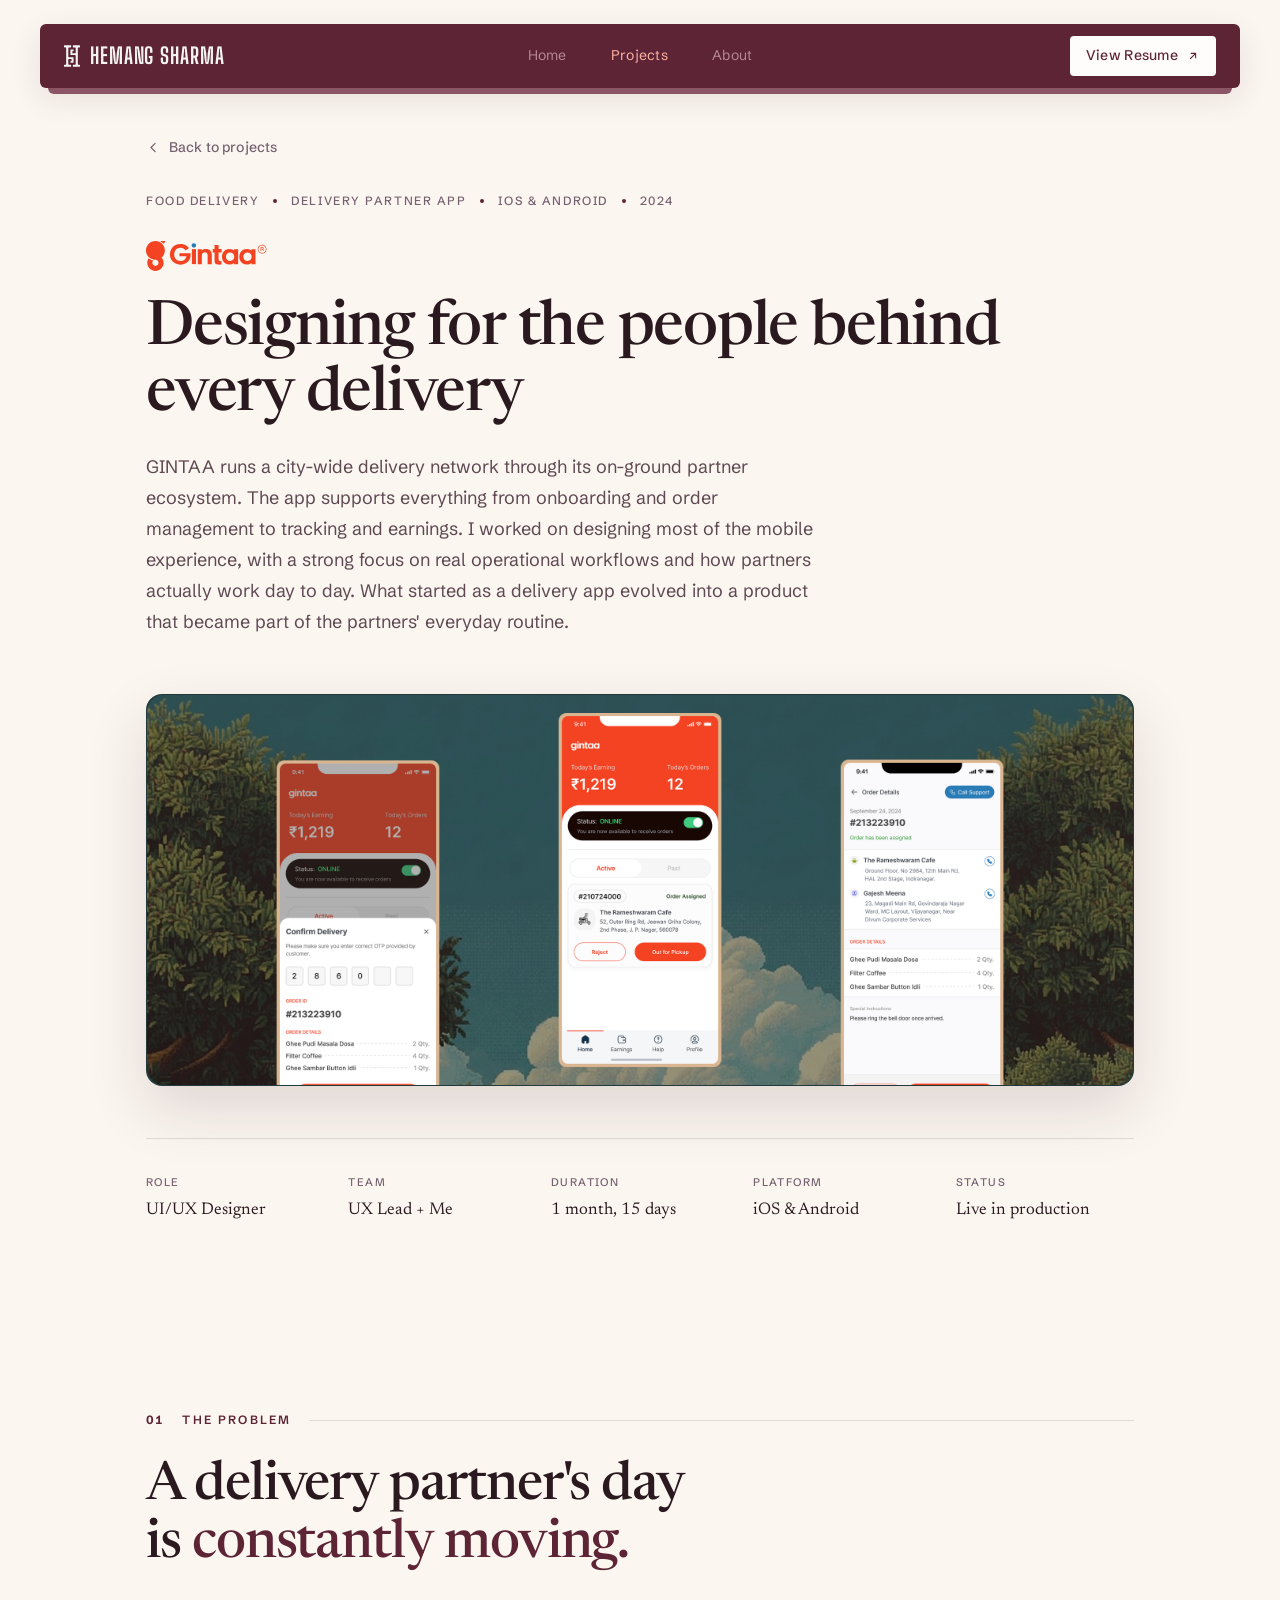
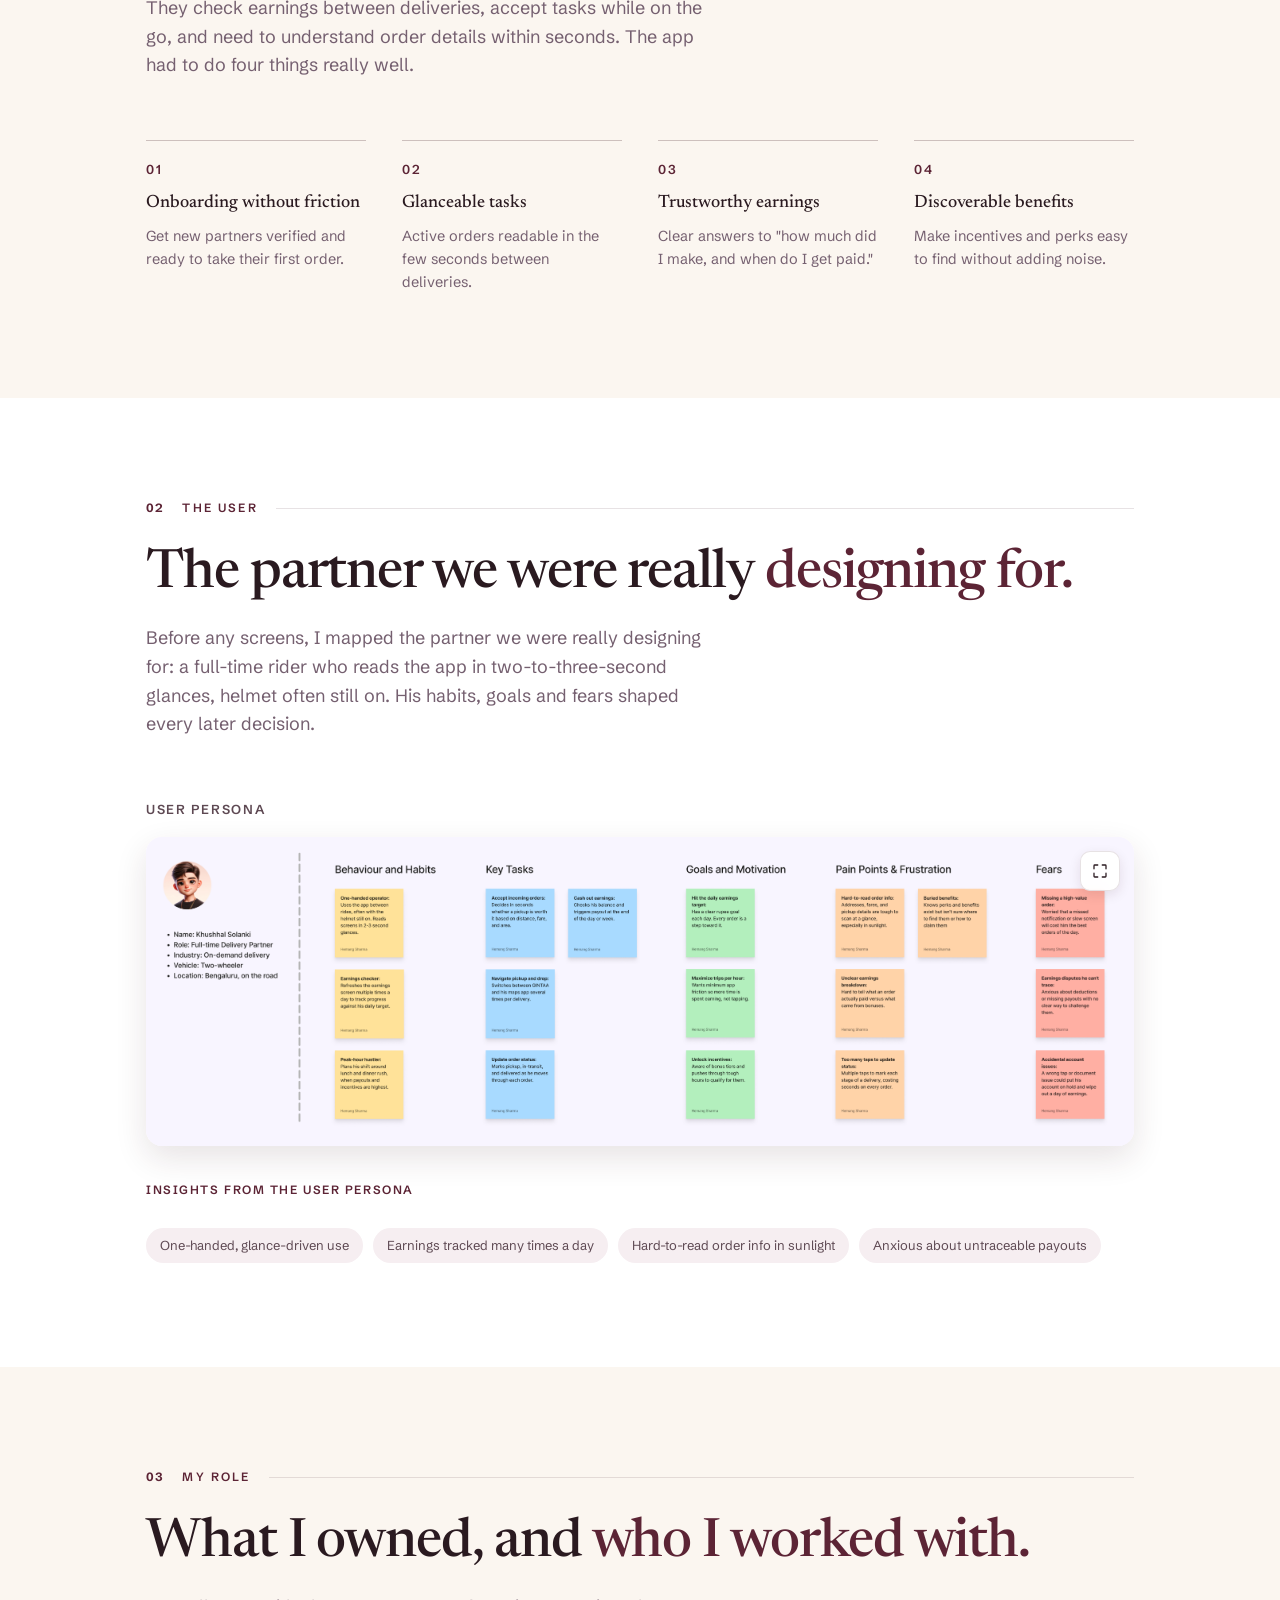
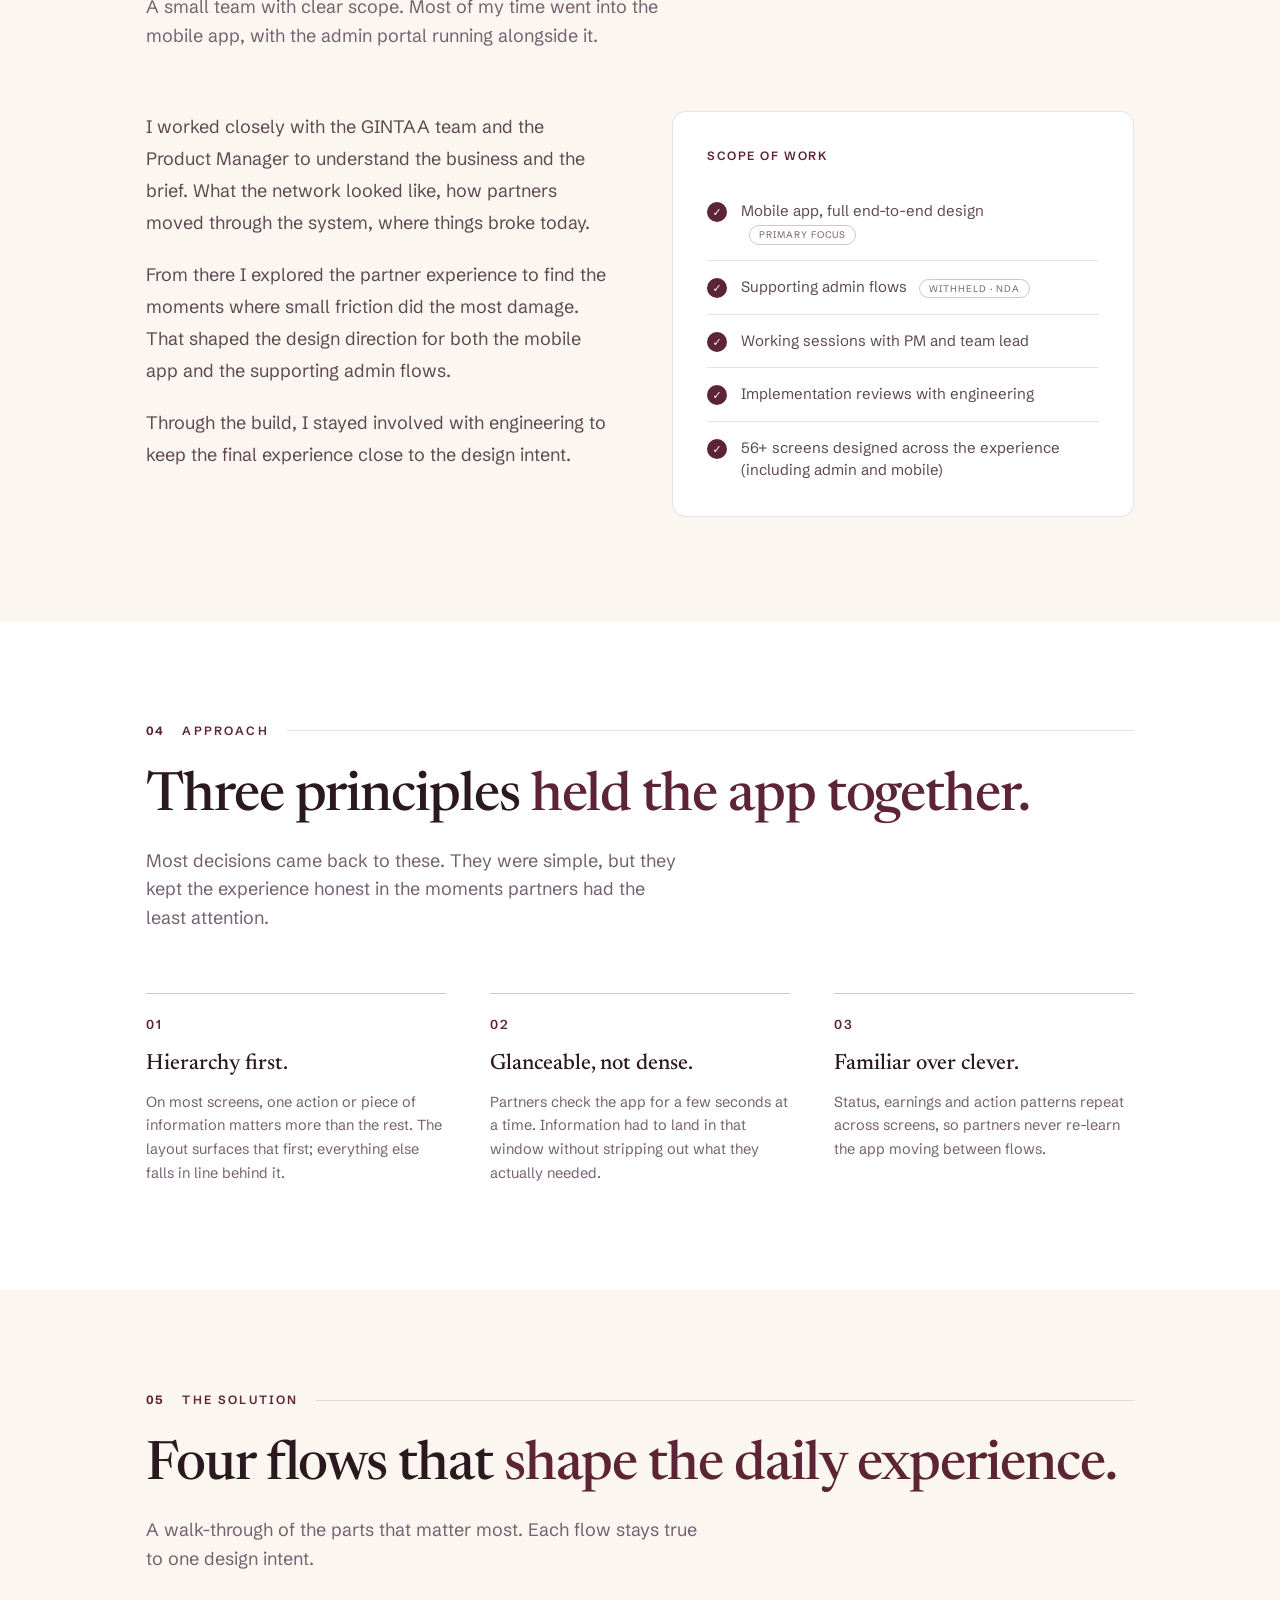
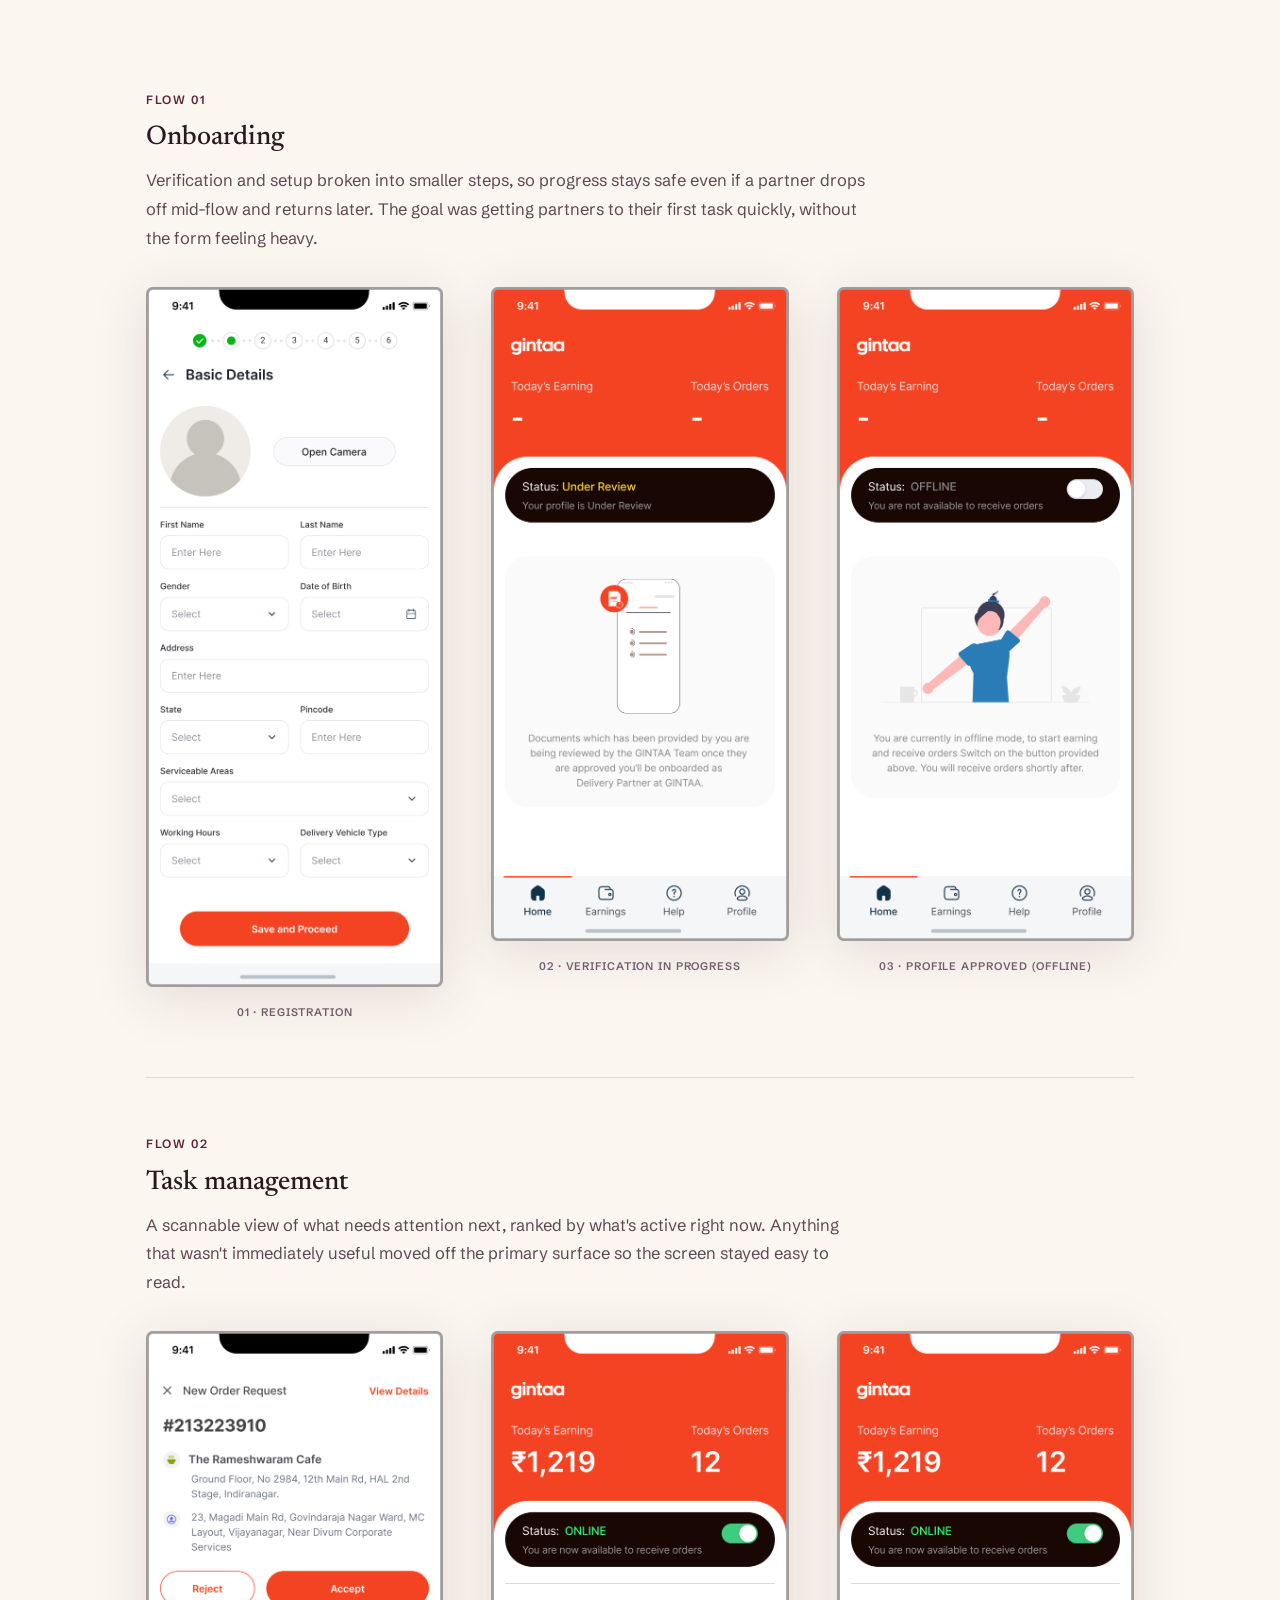
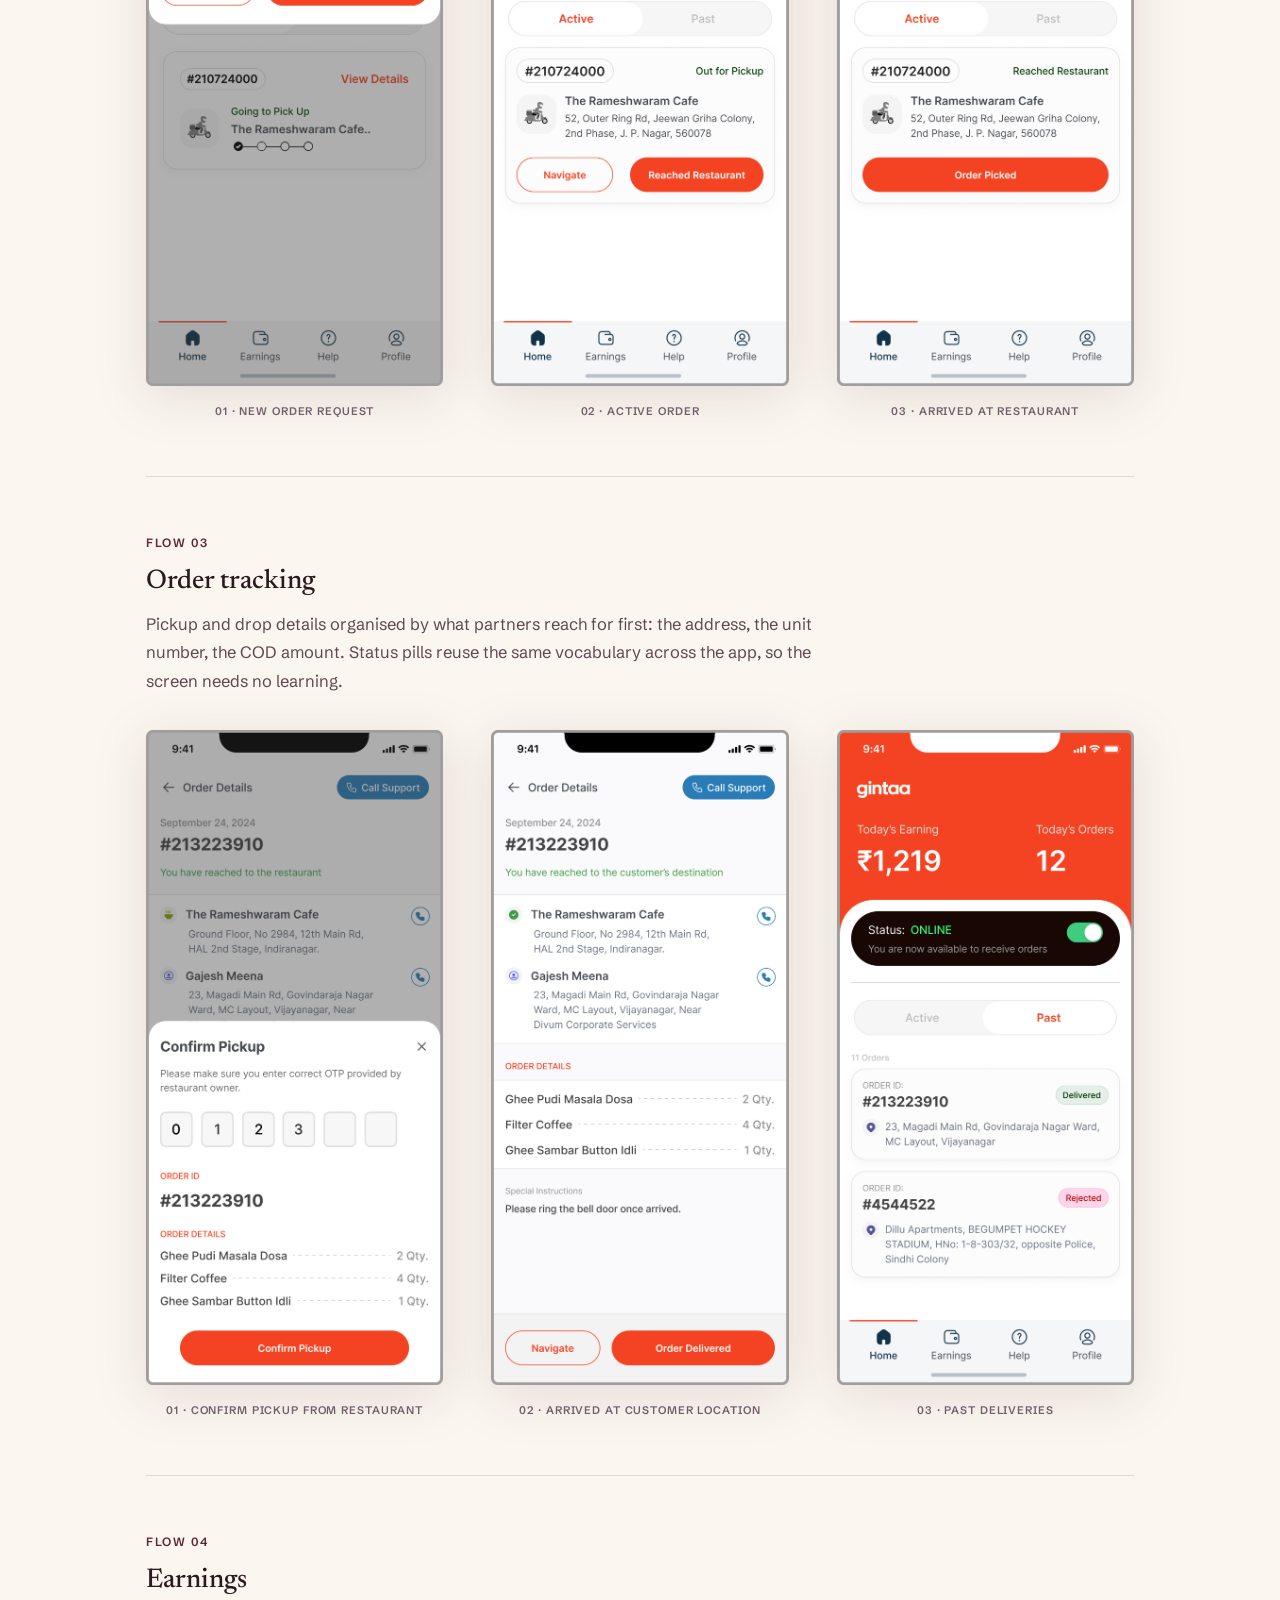
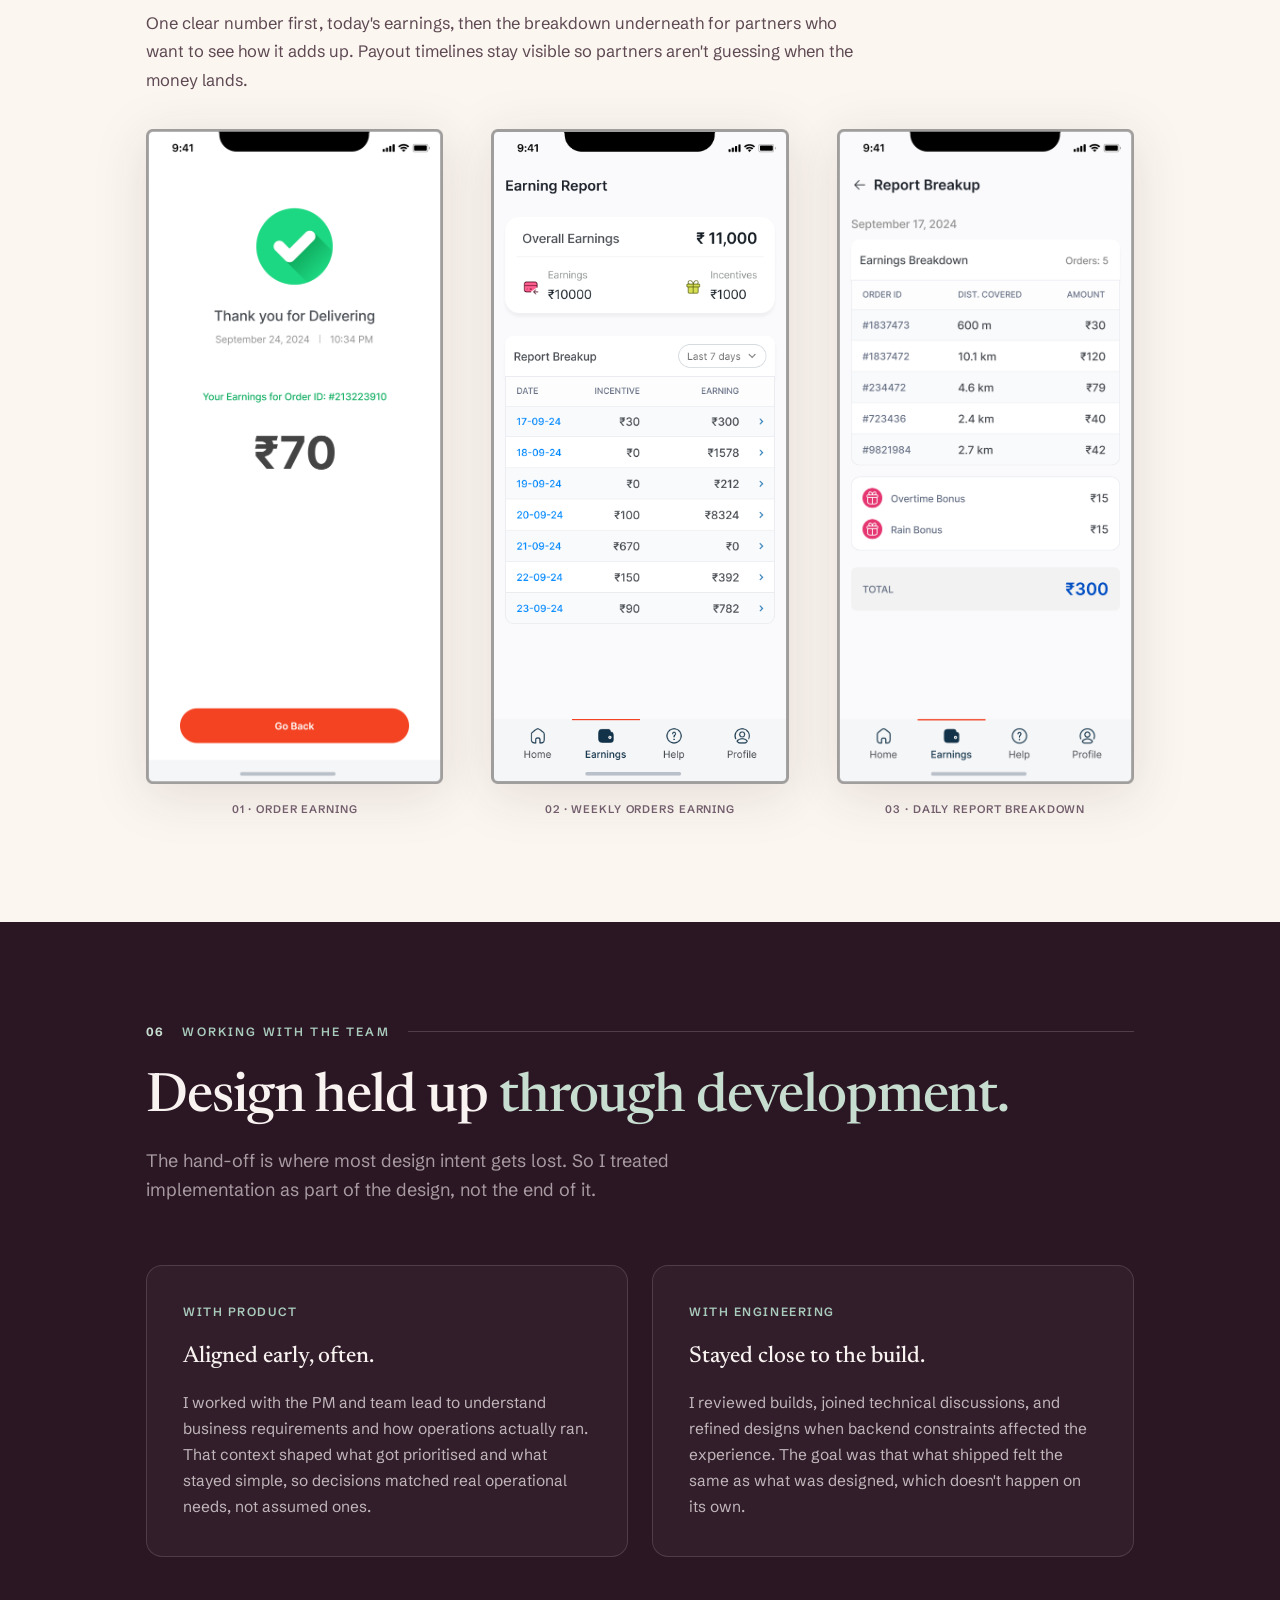
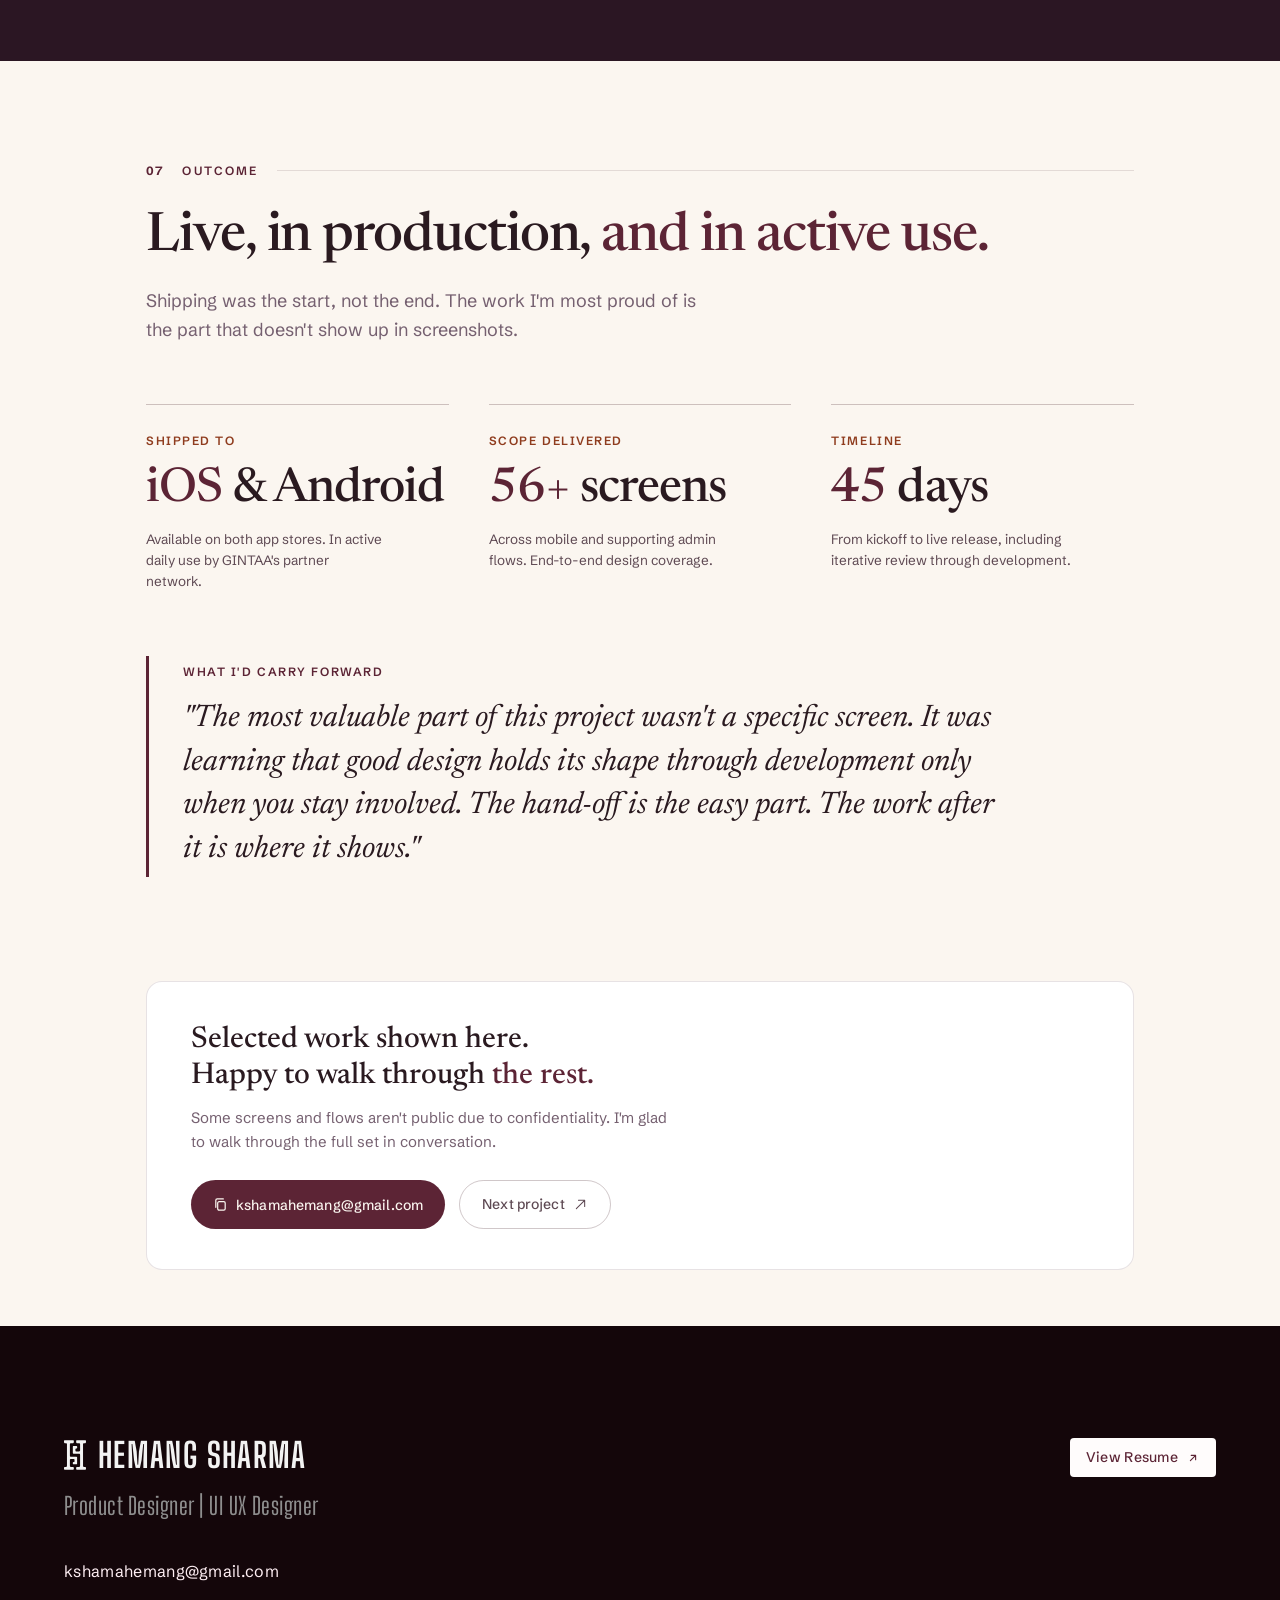
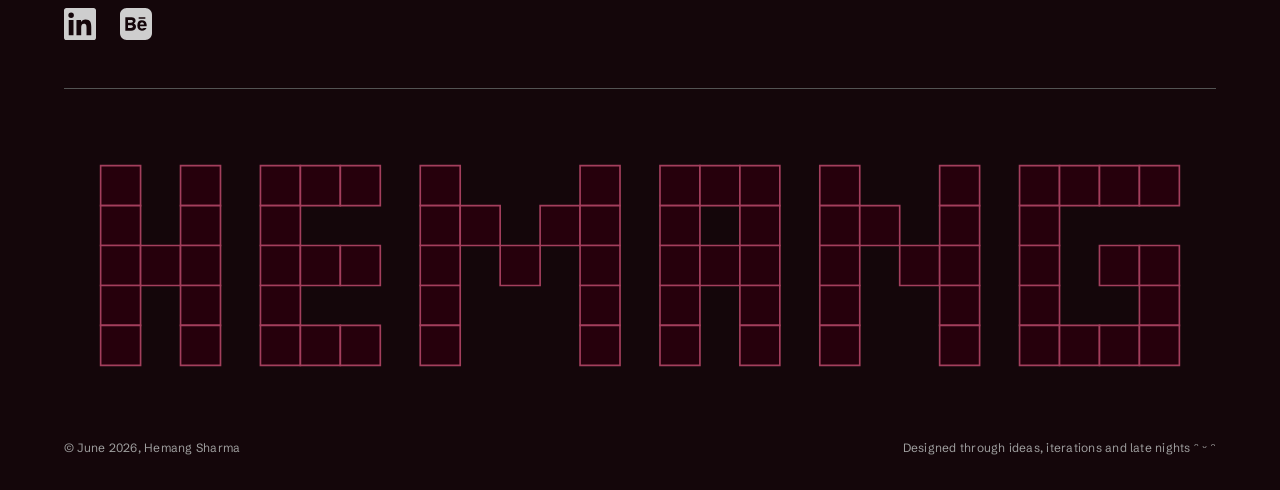
<file: Case-GINTAA.html>
<!DOCTYPE html>
<html lang="en">
<head>
<meta charset="UTF-8">
<meta name="viewport" content="width=device-width, initial-scale=1.0">
<title>GINTAA · Delivery Partner App · Hemang Sharma</title>
<meta name="description" content="Case study: designing GINTAA's delivery-partner app, built around how partners actually work, one-handed and between trips. Live on iOS & Android.">
<link rel="preconnect" href="https://fonts.googleapis.com">
<link rel="preconnect" href="https://fonts.gstatic.com" crossorigin>
<link href="https://fonts.googleapis.com/css2?family=Newsreader:ital,opsz,wght@0,6..72,400;0,6..72,500;0,6..72,600;1,6..72,400;1,6..72,500&family=Schibsted+Grotesk:ital,wght@0,400;0,500;0,600;0,700;1,400;1,500&family=Big+Shoulders+Display:wght@400;500;600;700&family=Inter:wght@400;500;600;700&display=swap" rel="stylesheet">
<link rel="stylesheet" href="assets/styles.css">
<link rel="stylesheet" href="assets/casestudy.css">
<style id="ld-critical">
  #loader{display:none}
  html.loading{overflow:hidden}
  html.loading body{overflow:hidden}
  html.loading #loader{display:flex}
</style>
<script>
  (function(){
    try{
      var nav = (performance.getEntriesByType && performance.getEntriesByType('navigation')[0]) || null;
      var isReload = nav ? nav.type === 'reload' : (performance.navigation && performance.navigation.type === 1);
      var seen = false;
      try { seen = !!sessionStorage.getItem('hs_loaded'); } catch(e){}
      if(!seen || isReload){ document.documentElement.classList.add('loading'); }
    }catch(e){}
  })();
</script>
</head>
<body class="cs-body">

<!-- ============================ LOADER ============================ -->
<div id="loader" role="status" aria-live="polite" aria-label="Loading portfolio">
  <div class="ld-vignette" aria-hidden="true"></div>
  <div class="ld-top">
    <span class="ld-tag">PORTFOLIO</span>
    <span class="ld-tag">&copy; 2026</span>
  </div>

  <div class="ld-center">
    <div class="ld-mono" aria-hidden="true">
      <svg class="ghost" viewBox="0 0 60.87 82.07" fill="currentColor" xmlns="http://www.w3.org/2000/svg">
        <path d="M27.2,76.02c-.09-1.11-.96-2.07-2-2.05-2.62,0-4.03,0-6.65,0-1.13.09-2.25-.98-2.22-2.24v-17.44c0-1.27,1.03-2.3,2.3-2.3,2.96,0,6.22,0,8.52,0,1-.03,1.94.73,1.94,1.6-.01,1.11.02,4.02-.01,5.13-.05.84-.99,1.48-1.92,1.5-1.18,0,.2-.02-.99,0-.94.01-1.73.8-1.7,1.61,0,1.08-.02,2.17,0,3.25.02.84.91,1.54,1.86,1.51,3.54,0,4.52,0,8.06,0,.71.02,1.38-.37,1.69-.92.26-.41.18-.89.19-1.33,0-5.1,0-12,0-17.11.04-.87-.88-1.68-1.88-1.66-4.48,0-10.23,0-15.32,0-1.52,0-2.74-1.23-2.74-2.75V10.45c0-1.18.95-2.21,2.03-2.22,2.68-.01,4.16,0,6.84,0,1.1.03,1.99-1.08,2.02-2.24.01-1.36,0-2.15,0-3.52.06-1.05-.57-2.14-1.5-2.45C16.59,0,12.3.02,3.17.01c-.6.01-1.21-.06-1.81.06C.59.44-.04,1.32,0,2.27c0,1.44,0,2.29,0,3.72,0,1.17.94,2.29,2.03,2.24,2.62-.01,1.45-.02,4.08,0,1.16-.03,2.18,1.17,2.08,2.43v60.86c.08,1.25-.91,2.5-2.09,2.43-2.62,0-1.45,0-4.08,0-1.03,0-1.97.94-2.02,2.07-.02,1.49,0,2.21,0,3.7-.04,1.22.94,2.36,2.06,2.33,9.26.01,13.68,0,22.93,0,1.19.1,2.25-1.09,2.22-2.36,0-1.49.03-2.2-.01-3.68Z"/>
        <path d="M60.85,76.03c-.06-1.13-1-2.08-2.02-2.07-2.62,0-1.45,0-4.08,0-1.17.06-2.17-1.18-2.09-2.43V10.66c-.09-1.26.92-2.46,2.08-2.43,2.62-.01,1.45,0,4.08,0,1.1.05,2.03-1.07,2.03-2.24,0-1.43,0-2.29,0-3.72.04-.96-.59-1.83-1.36-2.2-.6-.12-1.21-.05-1.81-.06-9.13.01-13.42,0-22.56.01-.93.31-1.56,1.4-1.5,2.45.01,1.36,0,2.15,0,3.52.03,1.16.92,2.27,2.02,2.24,2.68,0,4.16-.01,6.84,0,1.08,0,2.02,1.04,2.03,2.22v17.95c0,1.44-1.16,2.61-2.61,2.61-2.55,0-6.55,0-8.35,0-1,.03-1.94-.73-1.94-1.6.01-1.11-.02-4,.01-5.11.05-.84.99-1.48,1.92-1.5,1.18,0,.04.02,1.22,0,.94-.01,1.73-.8,1.7-1.61,0-1.08.02-2.17,0-3.25-.02-.84-.91-1.54-1.86-1.51-3.54,0-4.76,0-8.3,0-.71-.02-1.38.37-1.69.92-.26.41-.18.89-.19,1.33,0,5.1,0,11.98,0,17.09-.04.87.88,1.68,1.88,1.66,4.46,0,10.51,0,15.59,0,1.44,0,2.61,1.17,2.61,2.61v31.71c.02,1.26-1.1,2.33-2.22,2.24-2.62-.01-4.03,0-6.65,0-1.04-.02-1.91.94-2,2.05-.04,1.49,0,2.2-.01,3.68-.03,1.28,1.03,2.46,2.22,2.36,9.26,0,13.68,0,22.93,0,1.12.03,2.11-1.11,2.06-2.33,0-1.49,0-2.21,0-3.7Z"/>
      </svg>
      <div class="ld-fill" id="ldFill">
        <svg viewBox="0 0 60.87 82.07" fill="currentColor" xmlns="http://www.w3.org/2000/svg">
          <path d="M27.2,76.02c-.09-1.11-.96-2.07-2-2.05-2.62,0-4.03,0-6.65,0-1.13.09-2.25-.98-2.22-2.24v-17.44c0-1.27,1.03-2.3,2.3-2.3,2.96,0,6.22,0,8.52,0,1-.03,1.94.73,1.94,1.6-.01,1.11.02,4.02-.01,5.13-.05.84-.99,1.48-1.92,1.5-1.18,0,.2-.02-.99,0-.94.01-1.73.8-1.7,1.61,0,1.08-.02,2.17,0,3.25.02.84.91,1.54,1.86,1.51,3.54,0,4.52,0,8.06,0,.71.02,1.38-.37,1.69-.92.26-.41.18-.89.19-1.33,0-5.1,0-12,0-17.11.04-.87-.88-1.68-1.88-1.66-4.48,0-10.23,0-15.32,0-1.52,0-2.74-1.23-2.74-2.75V10.45c0-1.18.95-2.21,2.03-2.22,2.68-.01,4.16,0,6.84,0,1.1.03,1.99-1.08,2.02-2.24.01-1.36,0-2.15,0-3.52.06-1.05-.57-2.14-1.5-2.45C16.59,0,12.3.02,3.17.01c-.6.01-1.21-.06-1.81.06C.59.44-.04,1.32,0,2.27c0,1.44,0,2.29,0,3.72,0,1.17.94,2.29,2.03,2.24,2.62-.01,1.45-.02,4.08,0,1.16-.03,2.18,1.17,2.08,2.43v60.86c.08,1.25-.91,2.5-2.09,2.43-2.62,0-1.45,0-4.08,0-1.03,0-1.97.94-2.02,2.07-.02,1.49,0,2.21,0,3.7-.04,1.22.94,2.36,2.06,2.33,9.26.01,13.68,0,22.93,0,1.19.1,2.25-1.09,2.22-2.36,0-1.49.03-2.2-.01-3.68Z"/>
          <path d="M60.85,76.03c-.06-1.13-1-2.08-2.02-2.07-2.62,0-1.45,0-4.08,0-1.17.06-2.17-1.18-2.09-2.43V10.66c-.09-1.26.92-2.46,2.08-2.43,2.62-.01,1.45,0,4.08,0,1.1.05,2.03-1.07,2.03-2.24,0-1.43,0-2.29,0-3.72.04-.96-.59-1.83-1.36-2.2-.6-.12-1.21-.05-1.81-.06-9.13.01-13.42,0-22.56.01-.93.31-1.56,1.4-1.5,2.45.01,1.36,0,2.15,0,3.52.03,1.16.92,2.27,2.02,2.24,2.68,0,4.16-.01,6.84,0,1.08,0,2.02,1.04,2.03,2.22v17.95c0,1.44-1.16,2.61-2.61,2.61-2.55,0-6.55,0-8.35,0-1,.03-1.94-.73-1.94-1.6.01-1.11-.02-4,.01-5.11.05-.84.99-1.48,1.92-1.5,1.18,0,.04.02,1.22,0,.94-.01,1.73-.8,1.7-1.61,0-1.08.02-2.17,0-3.25-.02-.84-.91-1.54-1.86-1.51-3.54,0-4.76,0-8.3,0-.71-.02-1.38.37-1.69.92-.26.41-.18.89-.19,1.33,0,5.1,0,11.98,0,17.09-.04.87.88,1.68,1.88,1.66,4.46,0,10.51,0,15.59,0,1.44,0,2.61,1.17,2.61,2.61v31.71c.02,1.26-1.1,2.33-2.22,2.24-2.62-.01-4.03,0-6.65,0-1.04-.02-1.91.94-2,2.05-.04,1.49,0,2.2-.01,3.68-.03,1.28,1.03,2.46,2.22,2.36,9.26,0,13.68,0,22.93,0,1.12.03,2.11-1.11,2.06-2.33,0-1.49,0-2.21,0-3.7Z"/>
        </svg>
      </div>
    </div>
    <div class="ld-name" id="ldName" aria-hidden="true"></div>
    <div class="ld-role">PRODUCT &amp; UI/UX DESIGNER</div>
  </div>

  <div class="ld-bottom">
    <div class="ld-track"><span class="ld-track-fill" id="ldTrackFill"></span></div>
    <div class="ld-count"><span id="ldCount">0</span><i>%</i></div>
  </div>
</div>
<script>
  (function(){
    var root = document.documentElement;
    var loader = document.getElementById('loader');
    if(!loader) return;
    var NAME = 'HEMANG SHARMA';

    // Build name letters with stagger index
    var nameEl = document.getElementById('ldName');
    for(var i=0;i<NAME.length;i++){
      var ch = NAME[i];
      var s = document.createElement('span');
      s.className = 'ld-ltr' + (ch === ' ' ? ' sp' : '');
      s.style.setProperty('--i', i);
      s.textContent = ch === ' ' ? '\u00A0' : ch;
      nameEl.appendChild(s);
    }

    // If we decided NOT to show the loader, clean up instantly.
    if(!root.classList.contains('loading')){ loader.parentNode && loader.parentNode.removeChild(loader); return; }
    try { sessionStorage.setItem('hs_loaded','1'); } catch(e){}

    var fill = document.getElementById('ldFill');
    var trackFill = document.getElementById('ldTrackFill');
    var countEl = document.getElementById('ldCount');

    var reduce = window.matchMedia && window.matchMedia('(prefers-reduced-motion: reduce)').matches;
    var DURATION = reduce ? 600 : 2000;
    var start = null, done = false;

    // easeOutExpo for a fast-then-settle feel
    function ease(t){ return t === 1 ? 1 : 1 - Math.pow(2, -10 * t); }

    function render(p){ // p: 0..1
      var pct = Math.round(p * 100);
      countEl.textContent = pct;
      fill.style.clipPath = 'inset(' + (100 - p*100).toFixed(2) + '% 0 0 0)';
      fill.style.webkitClipPath = 'inset(' + (100 - p*100).toFixed(2) + '% 0 0 0)';
      trackFill.style.transform = 'scaleX(' + p.toFixed(4) + ')';
    }

    function finish(){
      if(done) return; done = true;
      loader.classList.add('is-charged');           // pulse the mark
      setTimeout(function(){
        loader.classList.add('is-done');             // lift the panel
        var endMs = reduce ? 420 : 950;
        setTimeout(function(){
          root.classList.remove('loading');
          loader.setAttribute('aria-hidden','true');
          if(loader.parentNode) loader.parentNode.removeChild(loader);
          window.dispatchEvent(new CustomEvent('hs:loaded'));
        }, endMs);
      }, reduce ? 120 : 320);
    }

    function tick(ts){
      if(start === null) start = ts;
      var t = Math.min((ts - start) / DURATION, 1);
      render(ease(t));
      if(t < 1){ requestAnimationFrame(tick); }
      else { finish(); }
    }

    // kick off after a paint so entrance transitions register
    requestAnimationFrame(function(){
      loader.classList.add('is-in');
      requestAnimationFrame(tick);
    });

    // safety net: never trap the user
    setTimeout(function(){ if(!done){ render(1); finish(); } }, DURATION + 4000);
  })();
</script>

<!-- ============================ NAV ============================ -->
<header class="site-header">
  <div class="navbar">
    <div class="nav-inner">
        <a class="brandmark" href="index.html" aria-label="Hemang Sharma home">
          <span class="hs">
            <svg viewBox="0 0 60.87 82.07" fill="currentColor" xmlns="http://www.w3.org/2000/svg" aria-hidden="true">
              <path d="M27.2,76.02c-.09-1.11-.96-2.07-2-2.05-2.62,0-4.03,0-6.65,0-1.13.09-2.25-.98-2.22-2.24v-17.44c0-1.27,1.03-2.3,2.3-2.3,2.96,0,6.22,0,8.52,0,1-.03,1.94.73,1.94,1.6-.01,1.11.02,4.02-.01,5.13-.05.84-.99,1.48-1.92,1.5-1.18,0,.2-.02-.99,0-.94.01-1.73.8-1.7,1.61,0,1.08-.02,2.17,0,3.25.02.84.91,1.54,1.86,1.51,3.54,0,4.52,0,8.06,0,.71.02,1.38-.37,1.69-.92.26-.41.18-.89.19-1.33,0-5.1,0-12,0-17.11.04-.87-.88-1.68-1.88-1.66-4.48,0-10.23,0-15.32,0-1.52,0-2.74-1.23-2.74-2.75V10.45c0-1.18.95-2.21,2.03-2.22,2.68-.01,4.16,0,6.84,0,1.1.03,1.99-1.08,2.02-2.24.01-1.36,0-2.15,0-3.52.06-1.05-.57-2.14-1.5-2.45C16.59,0,12.3.02,3.17.01c-.6.01-1.21-.06-1.81.06C.59.44-.04,1.32,0,2.27c0,1.44,0,2.29,0,3.72,0,1.17.94,2.29,2.03,2.24,2.62-.01,1.45-.02,4.08,0,1.16-.03,2.18,1.17,2.08,2.43v60.86c.08,1.25-.91,2.5-2.09,2.43-2.62,0-1.45,0-4.08,0-1.03,0-1.97.94-2.02,2.07-.02,1.49,0,2.21,0,3.7-.04,1.22.94,2.36,2.06,2.33,9.26.01,13.68,0,22.93,0,1.19.1,2.25-1.09,2.22-2.36,0-1.49.03-2.2-.01-3.68Z"/>
              <path d="M60.85,76.03c-.06-1.13-1-2.08-2.02-2.07-2.62,0-1.45,0-4.08,0-1.17.06-2.17-1.18-2.09-2.43V10.66c-.09-1.26.92-2.46,2.08-2.43,2.62-.01,1.45,0,4.08,0,1.1.05,2.03-1.07,2.03-2.24,0-1.43,0-2.29,0-3.72.04-.96-.59-1.83-1.36-2.2-.6-.12-1.21-.05-1.81-.06-9.13.01-13.42,0-22.56.01-.93.31-1.56,1.4-1.5,2.45.01,1.36,0,2.15,0,3.52.03,1.16.92,2.27,2.02,2.24,2.68,0,4.16-.01,6.84,0,1.08,0,2.02,1.04,2.03,2.22v17.95c0,1.44-1.16,2.61-2.61,2.61-2.55,0-6.55,0-8.35,0-1,.03-1.94-.73-1.94-1.6.01-1.11-.02-4,.01-5.11.05-.84.99-1.48,1.92-1.5,1.18,0,.04.02,1.22,0,.94-.01,1.73-.8,1.7-1.61,0-1.08.02-2.17,0-3.25-.02-.84-.91-1.54-1.86-1.51-3.54,0-4.76,0-8.3,0-.71-.02-1.38.37-1.69.92-.26.41-.18.89-.19,1.33,0,5.1,0,11.98,0,17.09-.04.87.88,1.68,1.88,1.66,4.46,0,10.51,0,15.59,0,1.44,0,2.61,1.17,2.61,2.61v31.71c.02,1.26-1.1,2.33-2.22,2.24-2.62-.01-4.03,0-6.65,0-1.04-.02-1.91.94-2,2.05-.04,1.49,0,2.2-.01,3.68-.03,1.28,1.03,2.46,2.22,2.36,9.26,0,13.68,0,22.93,0,1.12.03,2.11-1.11,2.06-2.33,0-1.49,0-2.21,0-3.7Z"/>
            </svg>
          </span>
          <span class="name">HEMANG SHARMA</span>
        </a>
        <nav class="nav-links">
          <a href="index.html">Home</a>
          <a href="Projects.html" class="active">Projects</a>
          <a href="About.html">About</a>
        </nav>
      <div class="nav-right">
        <a class="btn-resume" href="#" data-resume>View Resume
          <svg viewBox="0 0 16 16" fill="none"><path d="M5 11 11 5M11 5H6M11 5v5" stroke="currentColor" stroke-width="1.25" stroke-linecap="round" stroke-linejoin="round"/></svg>
        </a>
        <button class="nav-toggle" aria-label="Open menu" data-menu-open><span></span><span></span><span></span></button>
      </div>
    </div>
  </div>
</header>

<!-- mobile sheet -->
<div class="mobile-sheet" id="mobileSheet">
  <div class="mobile-sheet-top">
    <span class="mobile-brand">
      <span class="hs">
        <svg viewBox="0 0 60.87 82.07" fill="currentColor" xmlns="http://www.w3.org/2000/svg" aria-hidden="true">
          <path d="M27.2,76.02c-.09-1.11-.96-2.07-2-2.05-2.62,0-4.03,0-6.65,0-1.13.09-2.25-.98-2.22-2.24v-17.44c0-1.27,1.03-2.3,2.3-2.3,2.96,0,6.22,0,8.52,0,1-.03,1.94.73,1.94,1.6-.01,1.11.02,4.02-.01,5.13-.05.84-.99,1.48-1.92,1.5-1.18,0,.2-.02-.99,0-.94.01-1.73.8-1.7,1.61,0,1.08-.02,2.17,0,3.25.02.84.91,1.54,1.86,1.51,3.54,0,4.52,0,8.06,0,.71.02,1.38-.37,1.69-.92.26-.41.18-.89.19-1.33,0-5.1,0-12,0-17.11.04-.87-.88-1.68-1.88-1.66-4.48,0-10.23,0-15.32,0-1.52,0-2.74-1.23-2.74-2.75V10.45c0-1.18.95-2.21,2.03-2.22,2.68-.01,4.16,0,6.84,0,1.1.03,1.99-1.08,2.02-2.24.01-1.36,0-2.15,0-3.52.06-1.05-.57-2.14-1.5-2.45C16.59,0,12.3.02,3.17.01c-.6.01-1.21-.06-1.81.06C.59.44-.04,1.32,0,2.27c0,1.44,0,2.29,0,3.72,0,1.17.94,2.29,2.03,2.24,2.62-.01,1.45-.02,4.08,0,1.16-.03,2.18,1.17,2.08,2.43v60.86c.08,1.25-.91,2.5-2.09,2.43-2.62,0-1.45,0-4.08,0-1.03,0-1.97.94-2.02,2.07-.02,1.49,0,2.21,0,3.7-.04,1.22.94,2.36,2.06,2.33,9.26.01,13.68,0,22.93,0,1.19.1,2.25-1.09,2.22-2.36,0-1.49.03-2.2-.01-3.68Z"/>
          <path d="M60.85,76.03c-.06-1.13-1-2.08-2.02-2.07-2.62,0-1.45,0-4.08,0-1.17.06-2.17-1.18-2.09-2.43V10.66c-.09-1.26.92-2.46,2.08-2.43,2.62-.01,1.45,0,4.08,0,1.1.05,2.03-1.07,2.03-2.24,0-1.43,0-2.29,0-3.72.04-.96-.59-1.83-1.36-2.2-.6-.12-1.21-.05-1.81-.06-9.13.01-13.42,0-22.56.01-.93.31-1.56,1.4-1.5,2.45.01,1.36,0,2.15,0,3.52.03,1.16.92,2.27,2.02,2.24,2.68,0,4.16-.01,6.84,0,1.08,0,2.02,1.04,2.03,2.22v17.95c0,1.44-1.16,2.61-2.61,2.61-2.55,0-6.55,0-8.35,0-1,.03-1.94-.73-1.94-1.6.01-1.11-.02-4,.01-5.11.05-.84.99-1.48,1.92-1.5,1.18,0,.04.02,1.22,0,.94-.01,1.73-.8,1.7-1.61,0-1.08.02-2.17,0-3.25-.02-.84-.91-1.54-1.86-1.51-3.54,0-4.76,0-8.3,0-.71-.02-1.38.37-1.69.92-.26.41-.18.89-.19,1.33,0,5.1,0,11.98,0,17.09-.04.87.88,1.68,1.88,1.66,4.46,0,10.51,0,15.59,0,1.44,0,2.61,1.17,2.61,2.61v31.71c.02,1.26-1.1,2.33-2.22,2.24-2.62-.01-4.03,0-6.65,0-1.04-.02-1.91.94-2,2.05-.04,1.49,0,2.2-.01,3.68-.03,1.28,1.03,2.46,2.22,2.36,9.26,0,13.68,0,22.93,0,1.12.03,2.11-1.11,2.06-2.33,0-1.49,0-2.21,0-3.7Z"/>
        </svg>
      </span>
      <span class="name">HEMANG SHARMA</span>
    </span>
    <button class="mobile-sheet-close" aria-label="Close menu" data-menu-close>×</button>
  </div>
  <nav>
    <a href="index.html" data-menu-close>Home</a>
    <a href="Projects.html" class="active" data-menu-close>Projects</a>
    <a href="About.html" data-menu-close>About</a>
  </nav>
  <a class="btn-resume" href="#" data-resume>View Resume
    <svg viewBox="0 0 16 16" fill="none"><path d="M5 11 11 5M11 5H6M11 5v5" stroke="currentColor" stroke-width="1.25" stroke-linecap="round" stroke-linejoin="round"/></svg>
  </a>
</div>


<main id="top">

<!-- ============ HERO ============ -->
<section class="cs-hero">
  <div class="cs-container">
    <a class="cs-back" href="Projects.html">
      <svg viewBox="0 0 18 18" fill="none"><path d="M11 4 6 9l5 5" stroke="currentColor" stroke-width="1.4" stroke-linecap="round" stroke-linejoin="round"/></svg>
      Back to projects
    </a>
    <div class="cs-meta reveal">
      <span>Food Delivery</span><span class="dot"></span>
      <span>Delivery Partner App</span><span class="dot"></span>
      <span>iOS &amp; Android</span><span class="dot"></span>
      <span>2024</span>
    </div>
    <img class="cs-wordmark reveal" src="assets/logos/gintaa-word.svg" alt="GINTAA">
    <div class="cs-hero-cols reveal">
      <h1>Designing for the people behind<br>every delivery</h1>
      <p class="cs-overview">GINTAA runs a city-wide delivery network through its on-ground partner ecosystem. The app supports everything from onboarding and order management to tracking and earnings. I worked on designing most of the mobile experience, with a strong focus on real operational workflows and how partners actually work day to day. What started as a delivery app evolved into a product that became part of the partners' everyday routine.</p>
    </div>

    <div class="cs-hero-img reveal">
      <img src="assets/img/gintaa-hero-hq.png" alt="Three GINTAA delivery-partner app screens: home with today's earnings, an assigned order, and order details, over a forest-sky backdrop">
    </div>

    <div class="cs-metastrip reveal">
      <div class="cs-metaitem"><div class="label">Role</div><div class="value">UI/UX Designer</div></div>
      <div class="cs-metaitem"><div class="label">Team</div><div class="value">UX Lead + Me</div></div>
      <div class="cs-metaitem"><div class="label">Duration</div><div class="value">1 month, 15 days</div></div>
      <div class="cs-metaitem"><div class="label">Platform</div><div class="value">iOS &amp; Android</div></div>
      <div class="cs-metaitem"><div class="label">Status</div><div class="value">Live in production</div></div>
    </div>
  </div>
</section>

<!-- ============ 01 · PROBLEM ============ -->
<section class="cs-section">
  <div class="cs-container">
    <div class="cs-kicker reveal"><span class="num">01</span><span class="line"></span><span class="label">The Problem</span></div>
    <h2 class="cs-h reveal">A delivery partner's day is <em>constantly moving.</em></h2>
    <p class="cs-sub reveal">They check earnings between deliveries, accept tasks while on the go, and need to understand order details within seconds. The app had to do four things really well.</p>
    <div class="cs-grid4 reveal">
      <div class="cs-cell"><div class="num">01</div><h4>Onboarding without friction</h4><p>Get new partners verified and ready to take their first order.</p></div>
      <div class="cs-cell"><div class="num">02</div><h4>Glanceable tasks</h4><p>Active orders readable in the few seconds between deliveries.</p></div>
      <div class="cs-cell"><div class="num">03</div><h4>Trustworthy earnings</h4><p>Clear answers to "how much did I make, and when do I get paid."</p></div>
      <div class="cs-cell"><div class="num">04</div><h4>Discoverable benefits</h4><p>Make incentives and perks easy to find without adding noise.</p></div>
    </div>
  </div>
</section>

<!-- ============ 02 · THE USER (persona) ============ -->
<section class="cs-section soft">
  <div class="cs-container">
    <div class="cs-kicker reveal"><span class="num">02</span><span class="line"></span><span class="label">The User</span></div>
    <h2 class="cs-h reveal">The partner we were really <em>designing for.</em></h2>
    <p class="cs-sub reveal">Before any screens, I mapped the partner we were really designing for: a full-time rider who reads the app in two-to-three-second glances, helmet often still on. His habits, goals and fears shaped every later decision.</p>
    <div class="cs-board-head reveal">User Persona</div>
    <div class="cs-board reveal">
      <button class="cs-board-zoom" type="button" data-lightbox-open aria-label="Maximize persona board">
        <svg viewBox="0 0 24 24" fill="none"><path d="M9 4H5a1 1 0 0 0-1 1v4M15 4h4a1 1 0 0 1 1 1v4M9 20H5a1 1 0 0 1-1-1v-4M15 20h4a1 1 0 0 0 1-1v-4" stroke="currentColor" stroke-width="1.7" stroke-linecap="round" stroke-linejoin="round"/></svg>
      </button>
      <div class="cs-board-scroll" data-lightbox-open>
        <img src="assets/img/gintaa-persona-board.png" alt="Delivery partner persona, Khushhal Solanki, a full-time Bengaluru rider: behaviour and habits, key tasks, goals and motivation, pain points, and fears">
      </div>
    </div>
    <div class="cs-board-hint reveal"><span>&#8596;</span> Scroll to explore the full persona board</div>
    <div class="cs-insights-label reveal">Insights from the user persona</div>
    <div class="cs-persona-tags reveal">
      <span class="cs-ptag">One-handed, glance-driven use</span>
      <span class="cs-ptag">Earnings tracked many times a day</span>
      <span class="cs-ptag">Hard-to-read order info in sunlight</span>
      <span class="cs-ptag">Anxious about untraceable payouts</span>
    </div>
  </div>
</section>

<!-- ============ 03 · MY ROLE ============ -->
<section class="cs-section">
  <div class="cs-container">
    <div class="cs-kicker reveal"><span class="num">03</span><span class="line"></span><span class="label">My Role</span></div>
    <h2 class="cs-h reveal">What I owned, and <em>who I worked with.</em></h2>
    <p class="cs-sub reveal">A small team with clear scope. Most of my time went into the mobile app, with the admin portal running alongside it.</p>
    <div class="cs-role">
      <div class="cs-prose reveal">
        <p>I worked closely with the GINTAA team and the Product Manager to understand the business and the brief. What the network looked like, how partners moved through the system, where things broke today.</p>
        <p>From there I explored the partner experience to find the moments where small friction did the most damage. That shaped the design direction for both the mobile app and the supporting admin flows.</p>
        <p>Through the build, I stayed involved with engineering to keep the final experience close to the design intent.</p>
      </div>
      <div class="cs-card reveal">
        <div class="cs-card-label">Scope of work</div>
        <ul class="cs-scope">
          <li><span class="check">&#10003;</span><span class="txt">Mobile app, full end-to-end design <span class="tag">Primary focus</span></span></li>
          <li><span class="check">&#10003;</span><span class="txt">Supporting admin flows <span class="tag">Withheld · NDA</span></span></li>
          <li><span class="check">&#10003;</span><span class="txt">Working sessions with PM and team lead</span></li>
          <li><span class="check">&#10003;</span><span class="txt">Implementation reviews with engineering</span></li>
          <li><span class="check">&#10003;</span><span class="txt">56+ screens designed across the experience (including admin and mobile)</span></li>
        </ul>
      </div>
    </div>
  </div>
</section>

<!-- ============ 04 · APPROACH ============ -->
<section class="cs-section soft">
  <div class="cs-container">
    <div class="cs-kicker reveal"><span class="num">04</span><span class="line"></span><span class="label">Approach</span></div>
    <h2 class="cs-h reveal">Three principles <em>held the app together.</em></h2>
    <p class="cs-sub reveal">Most decisions came back to these. They were simple, but they kept the experience honest in the moments partners had the least attention.</p>
    <div class="cs-principles">
      <div class="cs-principle reveal"><div class="num">01</div><h3>Hierarchy first.</h3><p>On most screens, one action or piece of information matters more than the rest. The layout surfaces that first; everything else falls in line behind it.</p></div>
      <div class="cs-principle reveal"><div class="num">02</div><h3>Glanceable, not dense.</h3><p>Partners check the app for a few seconds at a time. Information had to land in that window without stripping out what they actually needed.</p></div>
      <div class="cs-principle reveal"><div class="num">03</div><h3>Familiar over clever.</h3><p>Status, earnings and action patterns repeat across screens, so partners never re-learn the app moving between flows.</p></div>
    </div>
  </div>
</section>

<!-- ============ 05 · SOLUTION ============ -->
<section class="cs-section">
  <div class="cs-container">
    <div class="cs-kicker reveal"><span class="num">05</span><span class="line"></span><span class="label">The Solution</span></div>
    <h2 class="cs-h reveal">Four flows that <em>shape the daily experience.</em></h2>
    <p class="cs-sub reveal">A walk-through of the parts that matter most. Each flow stays true to one design intent.</p>

    <div class="cs-flow reveal">
      <div class="cs-flow-info"><span class="step">Flow 01</span><h3>Onboarding</h3><p>Verification and setup broken into smaller steps, so progress stays safe even if a partner drops off mid-flow and returns later. The goal was getting partners to their first task quickly, without the form feeling heavy.</p></div>
      <div class="cs-shots">
        <figure class="cs-shot"><img src="assets/img/gintaa/onb-1.png" alt="GINTAA registration, Basic Details sign-up form with photo, name, address and vehicle fields" loading="lazy"><figcaption>01 · REGISTRATION</figcaption></figure>
        <figure class="cs-shot"><img src="assets/img/gintaa/onb-2.png" alt="GINTAA onboarding, profile under review while documents are verified by the team" loading="lazy"><figcaption>02 · VERIFICATION IN PROGRESS</figcaption></figure>
        <figure class="cs-shot"><img src="assets/img/gintaa/onb-3.png" alt="GINTAA home in offline mode, partner approved and ready to go online" loading="lazy"><figcaption>03 · PROFILE APPROVED (OFFLINE)</figcaption></figure>
      </div>
    </div>

    <div class="cs-flow reveal">
      <div class="cs-flow-info"><span class="step">Flow 02</span><h3>Task management</h3><p>A scannable view of what needs attention next, ranked by what's active right now. Anything that wasn't immediately useful moved off the primary surface so the screen stayed easy to read.</p></div>
      <div class="cs-shots">
        <figure class="cs-shot"><img src="assets/img/gintaa/task-1.png" alt="GINTAA new order request with restaurant and drop address, accept or reject" loading="lazy"><figcaption>01 · NEW ORDER REQUEST</figcaption></figure>
        <figure class="cs-shot"><img src="assets/img/gintaa/task-2.png" alt="GINTAA active order, out for pickup with navigate and reached-restaurant actions" loading="lazy"><figcaption>02 · ACTIVE ORDER</figcaption></figure>
        <figure class="cs-shot"><img src="assets/img/gintaa/task-3.png" alt="GINTAA order reached restaurant, ready to mark order picked" loading="lazy"><figcaption>03 · ARRIVED AT RESTAURANT</figcaption></figure>
      </div>
    </div>

    <div class="cs-flow reveal">
      <div class="cs-flow-info"><span class="step">Flow 03</span><h3>Order tracking</h3><p>Pickup and drop details organised by what partners reach for first: the address, the unit number, the COD amount. Status pills reuse the same vocabulary across the app, so the screen needs no learning.</p></div>
      <div class="cs-shots">
        <figure class="cs-shot"><img src="assets/img/gintaa/track-1.png" alt="GINTAA confirm pickup with OTP entry and order details from the restaurant" loading="lazy"><figcaption>01 · CONFIRM PICKUP FROM RESTAURANT</figcaption></figure>
        <figure class="cs-shot"><img src="assets/img/gintaa/track-2.png" alt="GINTAA arrived at customer destination with order details and delivered action" loading="lazy"><figcaption>02 · ARRIVED AT CUSTOMER LOCATION</figcaption></figure>
        <figure class="cs-shot"><img src="assets/img/gintaa/track-3.png" alt="GINTAA past deliveries list showing delivered and rejected orders" loading="lazy"><figcaption>03 · PAST DELIVERIES</figcaption></figure>
      </div>
    </div>

    <div class="cs-flow reveal">
      <div class="cs-flow-info"><span class="step">Flow 04</span><h3>Earnings</h3><p>One clear number first, today's earnings, then the breakdown underneath for partners who want to see how it adds up. Payout timelines stay visible so partners aren't guessing when the money lands.</p></div>
      <div class="cs-shots">
        <figure class="cs-shot"><img src="assets/img/gintaa/earn-1.png" alt="GINTAA order earning confirmation, thank you for delivering with the amount earned" loading="lazy"><figcaption>01 · ORDER EARNING</figcaption></figure>
        <figure class="cs-shot"><img src="assets/img/gintaa/earn-2.png" alt="GINTAA weekly earning report with overall earnings, incentives and a daily breakup" loading="lazy"><figcaption>02 · WEEKLY ORDERS EARNING</figcaption></figure>
        <figure class="cs-shot"><img src="assets/img/gintaa/earn-3.png" alt="GINTAA per-day report breakup with order distances, amounts and bonuses" loading="lazy"><figcaption>03 · DAILY REPORT BREAKDOWN</figcaption></figure>
      </div>
    </div>


  </div>
</section>

<!-- ============ 06 · WORKING WITH THE TEAM ============ -->
<section class="cs-section dark">
  <div class="cs-container">
    <div class="cs-kicker reveal"><span class="num">06</span><span class="line"></span><span class="label">Working with the team</span></div>
    <h2 class="cs-h reveal">Design held up <em>through development.</em></h2>
    <p class="cs-sub reveal">The hand-off is where most design intent gets lost. So I treated implementation as part of the design, not the end of it.</p>
    <div class="cs-team">
      <div class="cs-team-card reveal"><span class="lbl">With Product</span><h3>Aligned early, often.</h3><p>I worked with the PM and team lead to understand business requirements and how operations actually ran. That context shaped what got prioritised and what stayed simple, so decisions matched real operational needs, not assumed ones.</p></div>
      <div class="cs-team-card reveal"><span class="lbl">With Engineering</span><h3>Stayed close to the build.</h3><p>I reviewed builds, joined technical discussions, and refined designs when backend constraints affected the experience. The goal was that what shipped felt the same as what was designed, which doesn't happen on its own.</p></div>
    </div>
  </div>
</section>

<!-- ============ 07 · OUTCOME ============ -->
<section class="cs-section">
  <div class="cs-container">
    <div class="cs-kicker reveal"><span class="num">07</span><span class="line"></span><span class="label">Outcome</span></div>
    <h2 class="cs-h reveal">Live, in production, <em>and in active use.</em></h2>
    <p class="cs-sub reveal">Shipping was the start, not the end. The work I'm most proud of is the part that doesn't show up in screenshots.</p>
    <div class="cs-outcome reveal">
      <div class="cs-ocell"><span class="lbl">Shipped to</span><div class="big"><em style="font-family: Newsreader">iOS</em> &amp; Android</div><div class="desc">Available on both app stores. In active daily use by GINTAA's partner network.</div></div>
      <div class="cs-ocell"><span class="lbl">Scope delivered</span><div class="big"><em>56+</em> screens</div><div class="desc">Across mobile and supporting admin flows. End-to-end design coverage.</div></div>
      <div class="cs-ocell"><span class="lbl">Timeline</span><div class="big"><em>45</em> days</div><div class="desc">From kickoff to live release, including iterative review through development.</div></div>
    </div>
    <div class="cs-reflection reveal">
      <span class="lbl">What I'd carry forward</span>
      <p>"The most valuable part of this project wasn't a specific screen. It was learning that good design holds its shape through development only when you stay involved. The hand-off is the easy part. The work after it is where it shows."</p>
    </div>
  </div>
</section>

<!-- ============ CLOSING CTA ============ -->
<section class="cs-cta-wrap">
  <div class="cs-container">
    <div class="cs-cta reveal">
      <h2>Selected work shown here. Happy to walk through <em>the rest.</em></h2>
      <p>Some screens and flows aren't public due to confidentiality. I'm glad to walk through the full set in conversation.</p>
      <div class="cs-actions">
        <button class="cs-btn primary cs-copy-email" type="button" data-copy-email="kshamahemang@gmail.com">
          <svg viewBox="0 0 16 16" fill="none"><rect x="5" y="5" width="8" height="9" rx="1.5" stroke="currentColor" stroke-width="1.3"/><path d="M3 11V3.5A1.5 1.5 0 0 1 4.5 2H11" stroke="currentColor" stroke-width="1.3" stroke-linecap="round"/></svg>
          <span class="lbl">kshamahemang@gmail.com</span>
          <span class="copied-msg">Copied to clipboard</span>
        </button>
        <a class="cs-btn ghost" href="Projects.html">Next project <svg viewBox="0 0 18 18" fill="none"><path d="M4 14 14 4M14 4H6.5M14 4v7.5" stroke="currentColor" stroke-width="1.25" stroke-linecap="round" stroke-linejoin="round"/></svg></a>
      </div>
    </div>
  </div>
</section>


<!-- ============ PERSONA LIGHTBOX ============ -->
<div class="cs-lightbox" id="csLightbox" aria-hidden="true" role="dialog" aria-label="Persona board, expanded">
  <div class="cs-lb-backdrop" data-lightbox-close></div>
  <div class="cs-lb-stage" id="csLbStage">
    <img id="csLbImg" src="assets/img/gintaa-persona-board.png" alt="Delivery partner persona board, expanded">
  </div>
  <div class="cs-lb-controls">
    <button type="button" data-zoom-out aria-label="Zoom out">&minus;</button>
    <button type="button" data-zoom-reset aria-label="Reset zoom">Reset</button>
    <button type="button" data-zoom-in aria-label="Zoom in">+</button>
  </div>
  <button class="cs-lb-close" type="button" data-lightbox-close aria-label="Close">&times;</button>
</div>
</main>


<!-- ============================ FOOTER ============================ -->
<footer class="site-footer">
  <div class="wrap footer-inner">
    <div class="footer-top">
      <div class="footer-brand">
        <div class="row">
          <span class="hs">
            <svg viewBox="0 0 60.87 82.07" fill="currentColor" xmlns="http://www.w3.org/2000/svg" aria-hidden="true">
              <path d="M27.2,76.02c-.09-1.11-.96-2.07-2-2.05-2.62,0-4.03,0-6.65,0-1.13.09-2.25-.98-2.22-2.24v-17.44c0-1.27,1.03-2.3,2.3-2.3,2.96,0,6.22,0,8.52,0,1-.03,1.94.73,1.94,1.6-.01,1.11.02,4.02-.01,5.13-.05.84-.99,1.48-1.92,1.5-1.18,0,.2-.02-.99,0-.94.01-1.73.8-1.7,1.61,0,1.08-.02,2.17,0,3.25.02.84.91,1.54,1.86,1.51,3.54,0,4.52,0,8.06,0,.71.02,1.38-.37,1.69-.92.26-.41.18-.89.19-1.33,0-5.1,0-12,0-17.11.04-.87-.88-1.68-1.88-1.66-4.48,0-10.23,0-15.32,0-1.52,0-2.74-1.23-2.74-2.75V10.45c0-1.18.95-2.21,2.03-2.22,2.68-.01,4.16,0,6.84,0,1.1.03,1.99-1.08,2.02-2.24.01-1.36,0-2.15,0-3.52.06-1.05-.57-2.14-1.5-2.45C16.59,0,12.3.02,3.17.01c-.6.01-1.21-.06-1.81.06C.59.44-.04,1.32,0,2.27c0,1.44,0,2.29,0,3.72,0,1.17.94,2.29,2.03,2.24,2.62-.01,1.45-.02,4.08,0,1.16-.03,2.18,1.17,2.08,2.43v60.86c.08,1.25-.91,2.5-2.09,2.43-2.62,0-1.45,0-4.08,0-1.03,0-1.97.94-2.02,2.07-.02,1.49,0,2.21,0,3.7-.04,1.22.94,2.36,2.06,2.33,9.26.01,13.68,0,22.93,0,1.19.1,2.25-1.09,2.22-2.36,0-1.49.03-2.2-.01-3.68Z"/>
              <path d="M60.85,76.03c-.06-1.13-1-2.08-2.02-2.07-2.62,0-1.45,0-4.08,0-1.17.06-2.17-1.18-2.09-2.43V10.66c-.09-1.26.92-2.46,2.08-2.43,2.62-.01,1.45,0,4.08,0,1.1.05,2.03-1.07,2.03-2.24,0-1.43,0-2.29,0-3.72.04-.96-.59-1.83-1.36-2.2-.6-.12-1.21-.05-1.81-.06-9.13.01-13.42,0-22.56.01-.93.31-1.56,1.4-1.5,2.45.01,1.36,0,2.15,0,3.52.03,1.16.92,2.27,2.02,2.24,2.68,0,4.16-.01,6.84,0,1.08,0,2.02,1.04,2.03,2.22v17.95c0,1.44-1.16,2.61-2.61,2.61-2.55,0-6.55,0-8.35,0-1,.03-1.94-.73-1.94-1.6.01-1.11-.02-4,.01-5.11.05-.84.99-1.48,1.92-1.5,1.18,0,.04.02,1.22,0,.94-.01,1.73-.8,1.7-1.61,0-1.08.02-2.17,0-3.25-.02-.84-.91-1.54-1.86-1.51-3.54,0-4.76,0-8.3,0-.71-.02-1.38.37-1.69.92-.26.41-.18.89-.19,1.33,0,5.1,0,11.98,0,17.09-.04.87.88,1.68,1.88,1.66,4.46,0,10.51,0,15.59,0,1.44,0,2.61,1.17,2.61,2.61v31.71c.02,1.26-1.1,2.33-2.22,2.24-2.62-.01-4.03,0-6.65,0-1.04-.02-1.91.94-2,2.05-.04,1.49,0,2.2-.01,3.68-.03,1.28,1.03,2.46,2.22,2.36,9.26,0,13.68,0,22.93,0,1.12.03,2.11-1.11,2.06-2.33,0-1.49,0-2.21,0-3.7Z"/>
            </svg>
          </span>
          <span class="name">HEMANG SHARMA</span>
        </div>
        <div class="sub">Product Designer | UI UX Designer</div>
        <div class="footer-contact">
          <button class="footer-email" id="emailBtn" data-email="kshamahemang@gmail.com">
            kshamahemang@gmail.com <span class="copied">Copied!</span>
          </button>
          <div class="footer-social">
            <a href="https://www.linkedin.com/in/hemangsharma24/" target="_blank" rel="noopener" aria-label="LinkedIn">
              <svg viewBox="0 0 24 24" fill="currentColor"><path d="M20.45 20.45h-3.56v-5.57c0-1.33-.02-3.04-1.85-3.04-1.85 0-2.14 1.45-2.14 2.94v5.67H9.35V9h3.41v1.56h.05c.48-.9 1.64-1.85 3.37-1.85 3.6 0 4.27 2.37 4.27 5.45v6.29ZM5.34 7.43a2.06 2.06 0 1 1 0-4.13 2.06 2.06 0 0 1 0 4.13ZM7.12 20.45H3.55V9h3.57v11.45ZM22.22 0H1.77C.79 0 0 .77 0 1.73v20.54C0 23.23.79 24 1.77 24h20.45c.98 0 1.78-.77 1.78-1.73V1.73C24 .77 23.2 0 22.22 0Z"/></svg>
            </a>
            <a href="https://www.behance.net/hemangsharma24" target="_blank" rel="noopener" aria-label="Behance">
              <svg viewBox="0 0 32 32" fill="currentColor"><path d="M10.9707 20.0133H8V17.3333H11.0147C13.5187 17.3333 13.6853 20.0133 10.9707 20.0133ZM19.9813 16.444H24.0053C23.8493 14.1573 20.3653 13.808 19.9813 16.444ZM10.9093 12H8V14.6667H11.1853C13.416 14.6667 13.768 12 10.9093 12ZM32 6.66667V25.3333C32 29.0147 29.016 32 25.3333 32H6.66667C2.984 32 0 29.0147 0 25.3333V6.66667C0 2.98533 2.984 0 6.66667 0H25.3333C29.016 0 32 2.98533 32 6.66667ZM18.6667 10.6667H25.3333V9.33333H18.6667V10.6667ZM13.9307 15.4907C16.4733 14.192 16.38 9.424 11.5133 9.352H5.33333V22.656H11.0813C17.1107 22.656 17.008 16.6107 13.9307 15.4907ZM26.58 16.2933C26.2147 13.9427 24.5427 12.36 21.8027 12.36C19.0107 12.36 17.3333 14.1467 17.3333 17.6227C17.3333 21.1307 19.156 22.6667 21.888 22.6667C24.62 22.6667 26.0293 21.1533 26.4213 20H23.6067C22.6253 21.14 19.7493 20.6947 19.9173 18.196H26.664C26.6773 17.3507 26.648 16.744 26.58 16.2933Z"/></svg>
            </a>
          </div>
        </div>
      </div>
      <a class="btn-resume" href="#" data-resume>View Resume
        <svg viewBox="0 0 16 16" fill="none"><path d="M5 11 11 5M11 5H6M11 5v5" stroke="currentColor" stroke-width="1.25" stroke-linecap="round" stroke-linejoin="round"/></svg>
      </a>
    </div>
    <div class="footer-divider"></div>
    <div class="footer-wordmark">
      <img src="assets/hemang-pixel-wordmark.svg" alt="HEMANG">
    </div>
    <div class="footer-bottom">
      <span>&copy; June 2026, Hemang Sharma</span>
      <span>Designed through ideas, iterations and late nights &#7508; &#7509; &#7508;</span>
    </div>
  </div>
</footer>

<template id="__bundler_thumbnail">
  <svg xmlns="http://www.w3.org/2000/svg" viewBox="0 0 100 100"><rect width="100" height="100" fill="#5C2435"/><text x="50" y="64" font-family="Georgia, serif" font-size="30" fill="#FBF6F0" text-anchor="middle">GA</text></svg>
</template>

<script src="assets/app.js"></script>
</body>
</html>
</file>
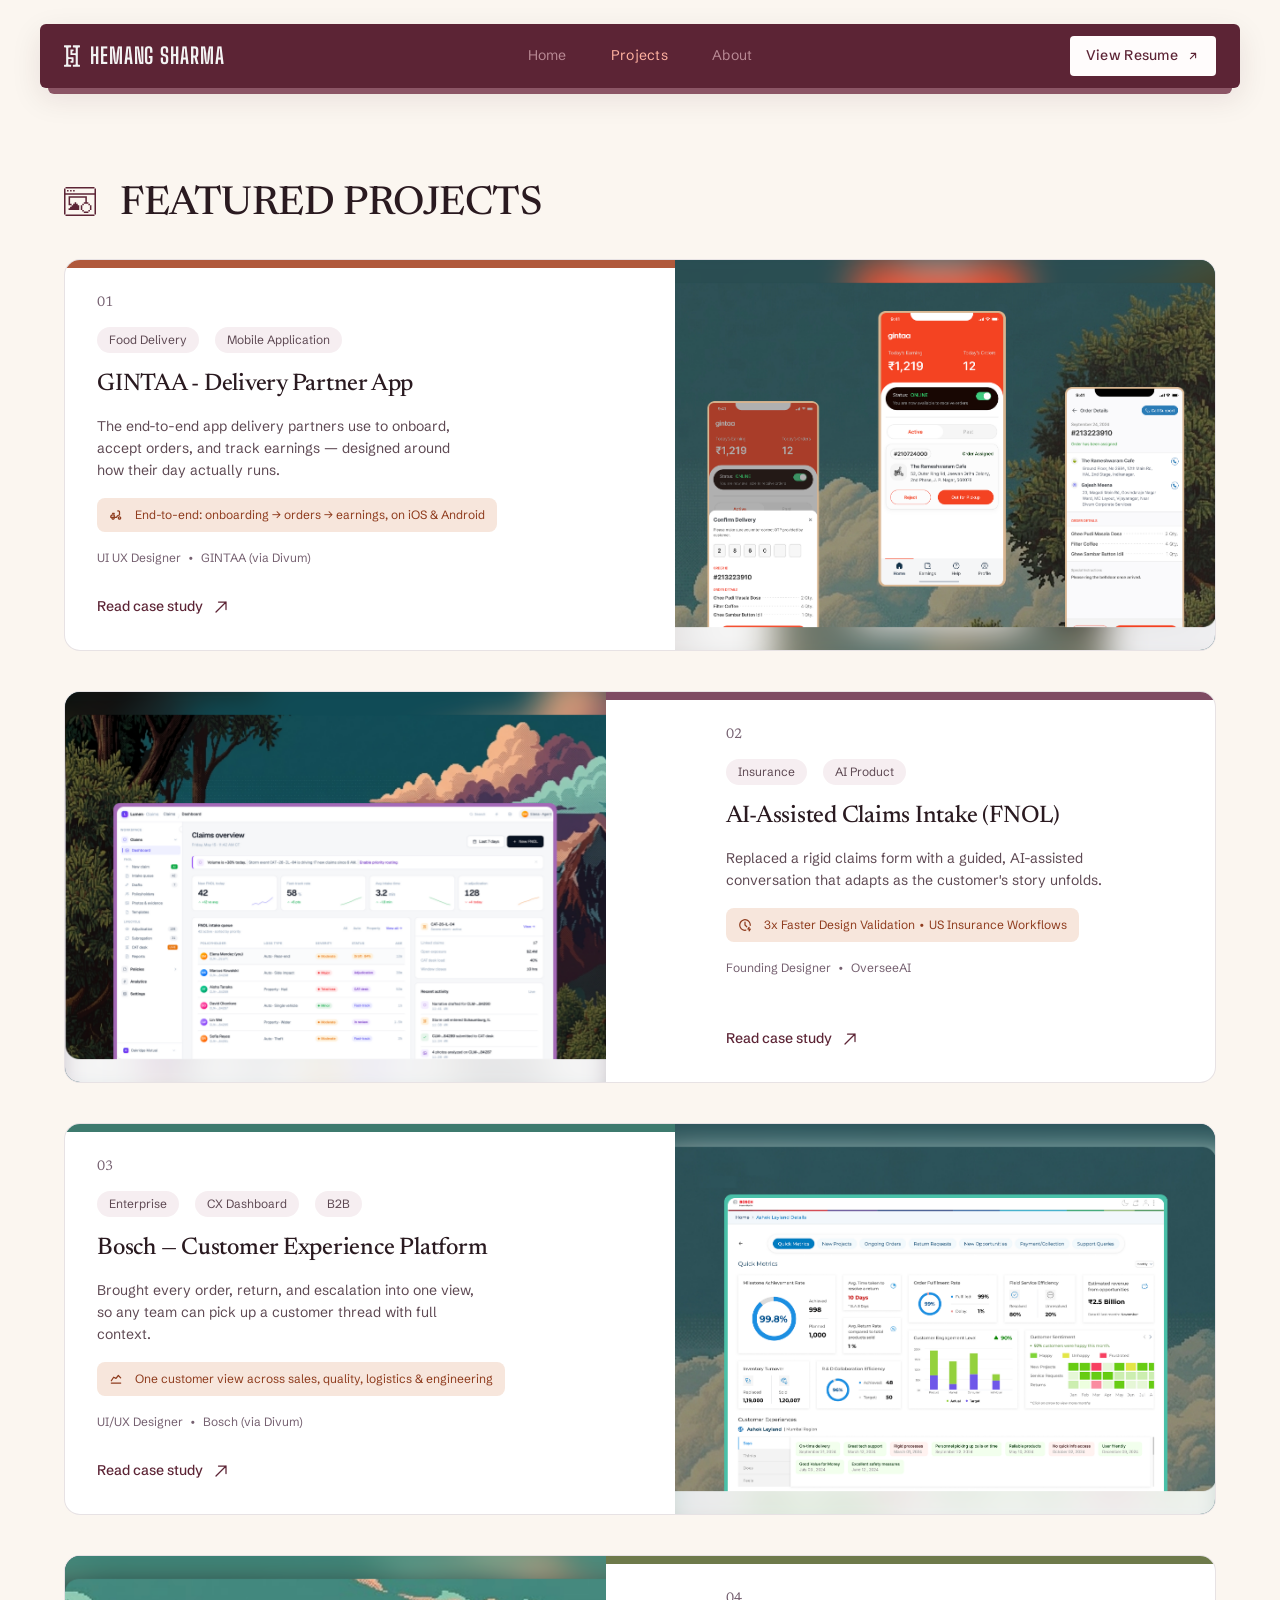
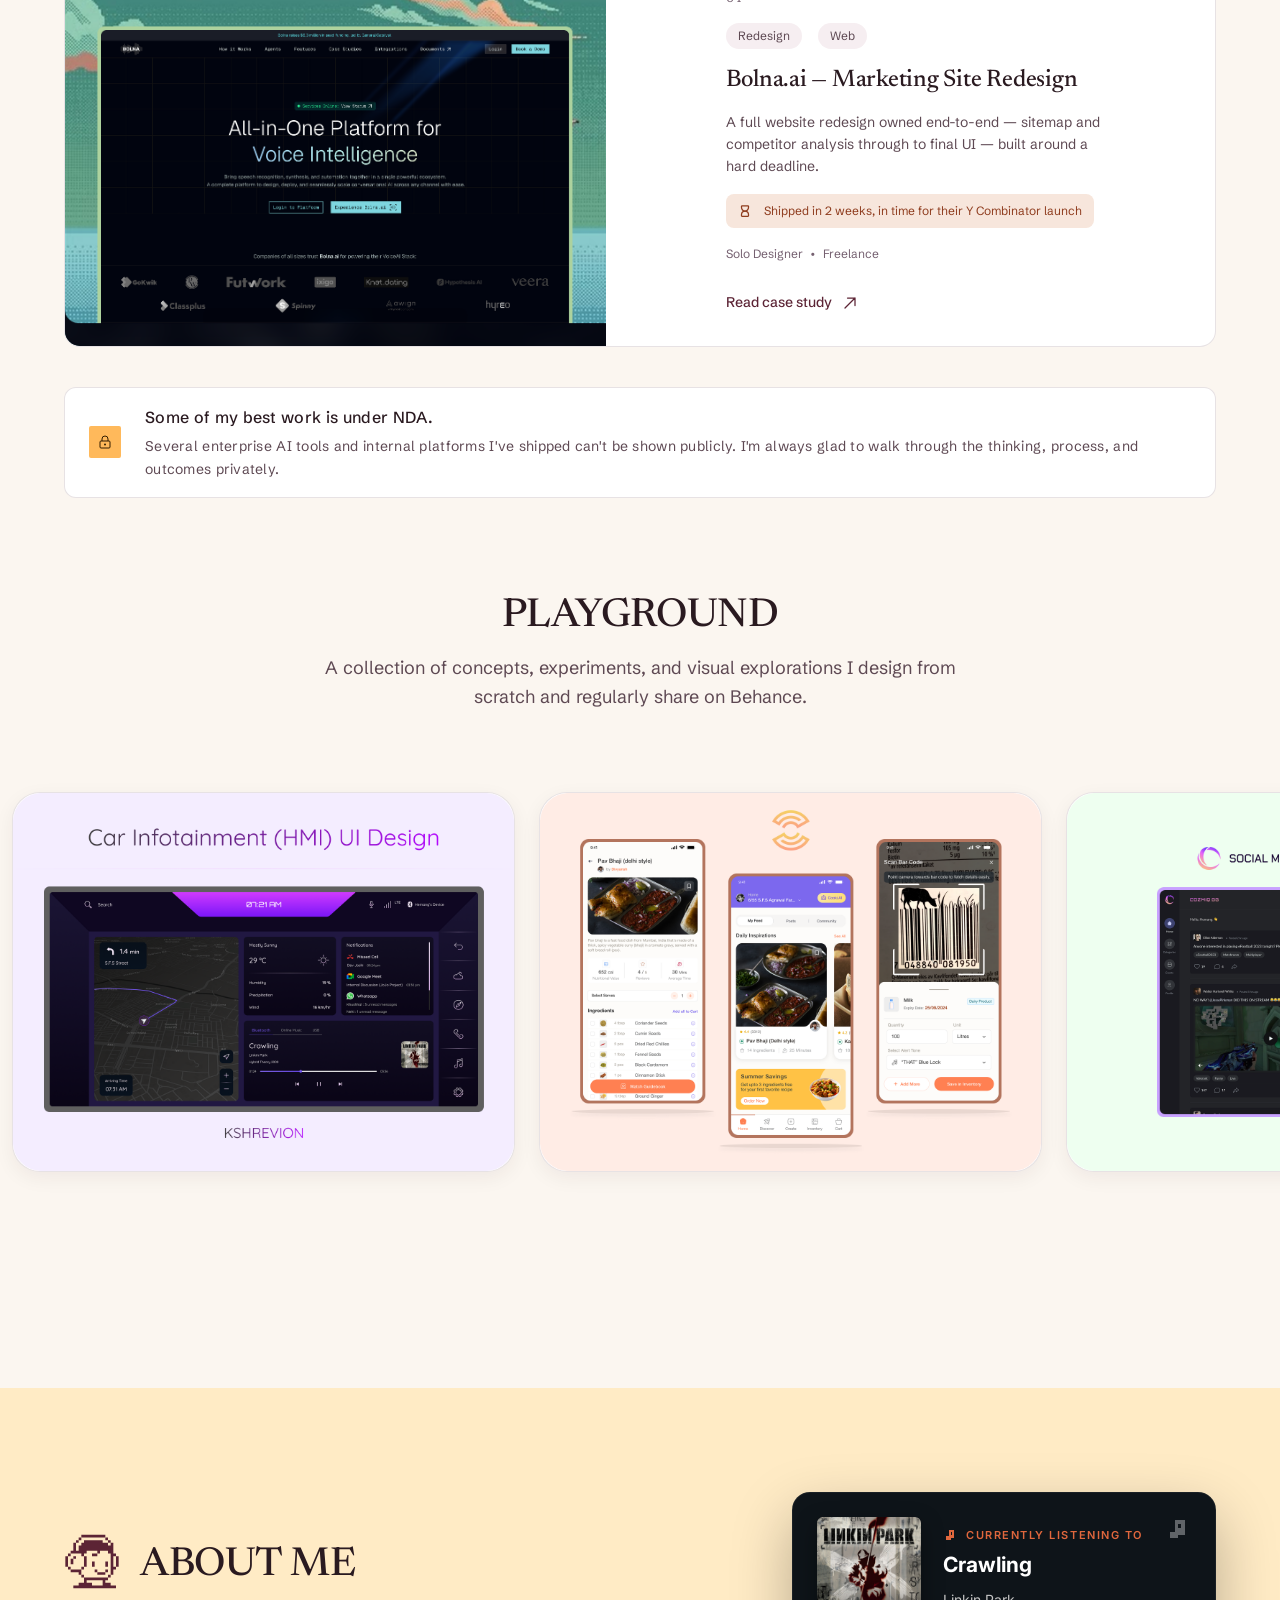
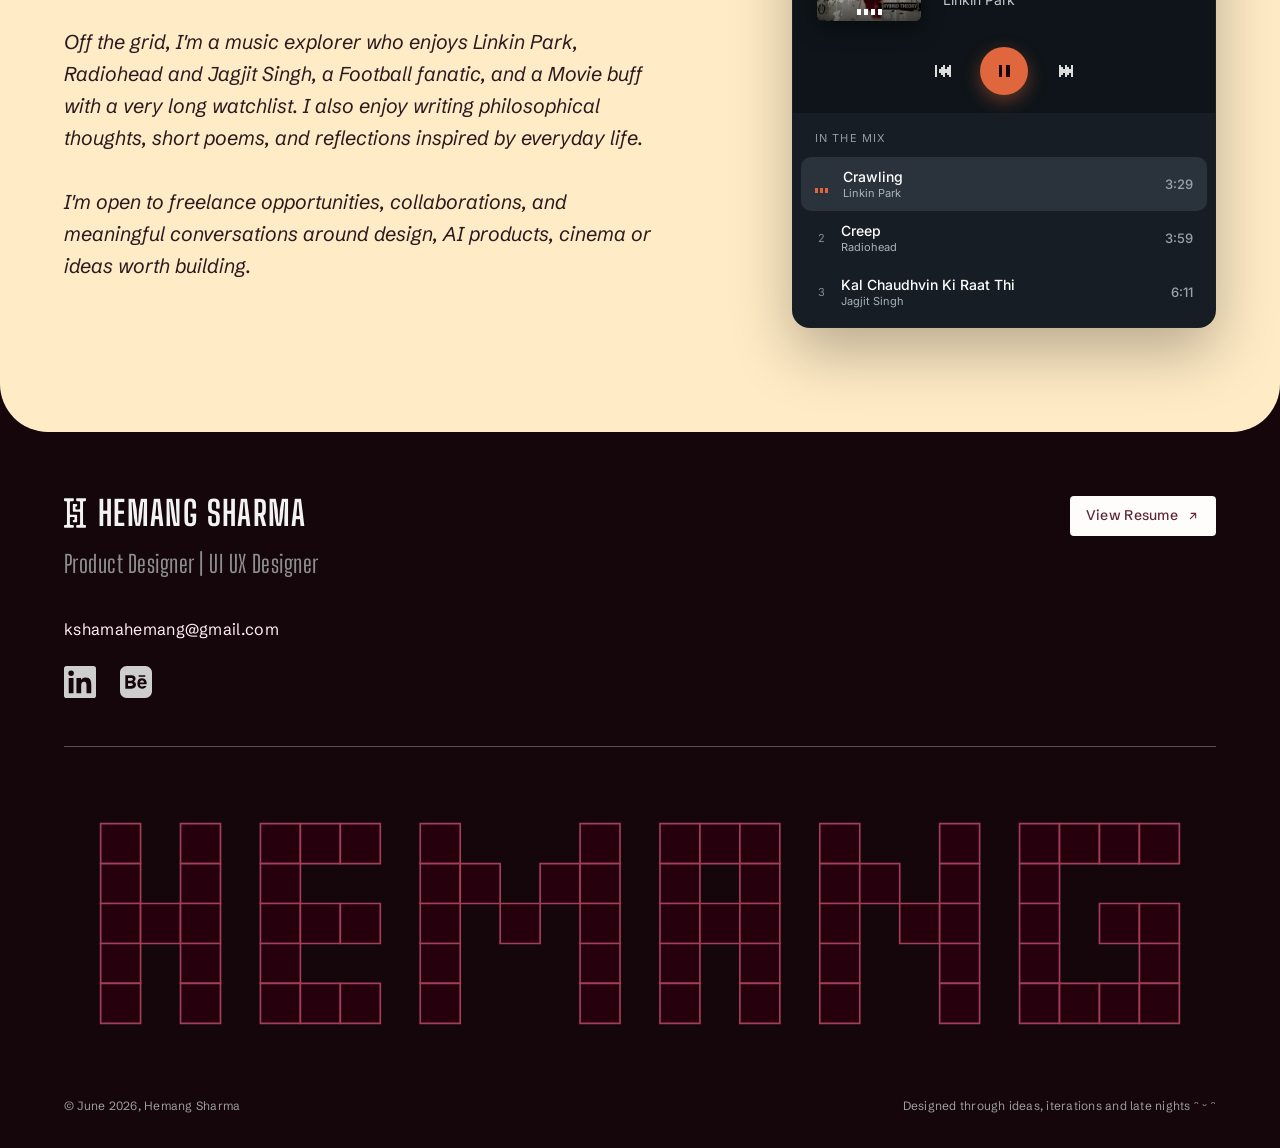
<file: Projects.html>
<!DOCTYPE html>
<html lang="en">
<head>
<meta charset="UTF-8">
<meta name="viewport" content="width=device-width, initial-scale=1.0">
<title>Projects — Hemang Sharma</title>
<meta name="description" content="Product & UI/UX designer with 4+ years shipping 0→1 products across AI, SaaS, and enterprise.">
<link rel="preconnect" href="https://fonts.googleapis.com">
<link rel="preconnect" href="https://fonts.gstatic.com" crossorigin>
<link href="https://fonts.googleapis.com/css2?family=Newsreader:ital,opsz,wght@0,6..72,400;0,6..72,500;0,6..72,600;1,6..72,400;1,6..72,500&family=Schibsted+Grotesk:ital,wght@0,400;0,500;0,600;0,700;1,400;1,500&family=Big+Shoulders+Display:wght@400;500;600;700&family=Inter:wght@400;500;600;700&display=swap" rel="stylesheet">
<link rel="stylesheet" href="assets/styles.css">
</head>
<body>

<!-- ============================ NAV ============================ -->
<header class="site-header">
  <div class="navbar">
    <div class="nav-inner">
        <a class="brandmark" href="index.html" aria-label="Hemang Sharma home">
          <span class="hs">
            <svg viewBox="0 0 60.87 82.07" fill="currentColor" xmlns="http://www.w3.org/2000/svg" aria-hidden="true">
              <path d="M27.2,76.02c-.09-1.11-.96-2.07-2-2.05-2.62,0-4.03,0-6.65,0-1.13.09-2.25-.98-2.22-2.24v-17.44c0-1.27,1.03-2.3,2.3-2.3,2.96,0,6.22,0,8.52,0,1-.03,1.94.73,1.94,1.6-.01,1.11.02,4.02-.01,5.13-.05.84-.99,1.48-1.92,1.5-1.18,0,.2-.02-.99,0-.94.01-1.73.8-1.7,1.61,0,1.08-.02,2.17,0,3.25.02.84.91,1.54,1.86,1.51,3.54,0,4.52,0,8.06,0,.71.02,1.38-.37,1.69-.92.26-.41.18-.89.19-1.33,0-5.1,0-12,0-17.11.04-.87-.88-1.68-1.88-1.66-4.48,0-10.23,0-15.32,0-1.52,0-2.74-1.23-2.74-2.75V10.45c0-1.18.95-2.21,2.03-2.22,2.68-.01,4.16,0,6.84,0,1.1.03,1.99-1.08,2.02-2.24.01-1.36,0-2.15,0-3.52.06-1.05-.57-2.14-1.5-2.45C16.59,0,12.3.02,3.17.01c-.6.01-1.21-.06-1.81.06C.59.44-.04,1.32,0,2.27c0,1.44,0,2.29,0,3.72,0,1.17.94,2.29,2.03,2.24,2.62-.01,1.45-.02,4.08,0,1.16-.03,2.18,1.17,2.08,2.43v60.86c.08,1.25-.91,2.5-2.09,2.43-2.62,0-1.45,0-4.08,0-1.03,0-1.97.94-2.02,2.07-.02,1.49,0,2.21,0,3.7-.04,1.22.94,2.36,2.06,2.33,9.26.01,13.68,0,22.93,0,1.19.1,2.25-1.09,2.22-2.36,0-1.49.03-2.2-.01-3.68Z"/>
              <path d="M60.85,76.03c-.06-1.13-1-2.08-2.02-2.07-2.62,0-1.45,0-4.08,0-1.17.06-2.17-1.18-2.09-2.43V10.66c-.09-1.26.92-2.46,2.08-2.43,2.62-.01,1.45,0,4.08,0,1.1.05,2.03-1.07,2.03-2.24,0-1.43,0-2.29,0-3.72.04-.96-.59-1.83-1.36-2.2-.6-.12-1.21-.05-1.81-.06-9.13.01-13.42,0-22.56.01-.93.31-1.56,1.4-1.5,2.45.01,1.36,0,2.15,0,3.52.03,1.16.92,2.27,2.02,2.24,2.68,0,4.16-.01,6.84,0,1.08,0,2.02,1.04,2.03,2.22v17.95c0,1.44-1.16,2.61-2.61,2.61-2.55,0-6.55,0-8.35,0-1,.03-1.94-.73-1.94-1.6.01-1.11-.02-4,.01-5.11.05-.84.99-1.48,1.92-1.5,1.18,0,.04.02,1.22,0,.94-.01,1.73-.8,1.7-1.61,0-1.08.02-2.17,0-3.25-.02-.84-.91-1.54-1.86-1.51-3.54,0-4.76,0-8.3,0-.71-.02-1.38.37-1.69.92-.26.41-.18.89-.19,1.33,0,5.1,0,11.98,0,17.09-.04.87.88,1.68,1.88,1.66,4.46,0,10.51,0,15.59,0,1.44,0,2.61,1.17,2.61,2.61v31.71c.02,1.26-1.1,2.33-2.22,2.24-2.62-.01-4.03,0-6.65,0-1.04-.02-1.91.94-2,2.05-.04,1.49,0,2.2-.01,3.68-.03,1.28,1.03,2.46,2.22,2.36,9.26,0,13.68,0,22.93,0,1.12.03,2.11-1.11,2.06-2.33,0-1.49,0-2.21,0-3.7Z"/>
            </svg>
          </span>
          <span class="name">HEMANG SHARMA</span>
        </a>
        <nav class="nav-links">
          <a href="index.html">Home</a>
          <a href="Projects.html" class="active">Projects</a>
          <a href="About.html">About</a>
        </nav>
      <div class="nav-right">
        <a class="btn-resume" href="#" data-resume>View Resume
          <svg viewBox="0 0 16 16" fill="none"><path d="M5 11 11 5M11 5H6M11 5v5" stroke="currentColor" stroke-width="1.25" stroke-linecap="round" stroke-linejoin="round"/></svg>
        </a>
        <button class="nav-toggle" aria-label="Open menu" data-menu-open><span></span><span></span><span></span></button>
      </div>
    </div>
  </div>
</header>

<!-- mobile sheet -->
<div class="mobile-sheet" id="mobileSheet">
  <div class="mobile-sheet-top">
    <span class="mobile-brand">
      <span class="hs">
        <svg viewBox="0 0 60.87 82.07" fill="currentColor" xmlns="http://www.w3.org/2000/svg" aria-hidden="true">
          <path d="M27.2,76.02c-.09-1.11-.96-2.07-2-2.05-2.62,0-4.03,0-6.65,0-1.13.09-2.25-.98-2.22-2.24v-17.44c0-1.27,1.03-2.3,2.3-2.3,2.96,0,6.22,0,8.52,0,1-.03,1.94.73,1.94,1.6-.01,1.11.02,4.02-.01,5.13-.05.84-.99,1.48-1.92,1.5-1.18,0,.2-.02-.99,0-.94.01-1.73.8-1.7,1.61,0,1.08-.02,2.17,0,3.25.02.84.91,1.54,1.86,1.51,3.54,0,4.52,0,8.06,0,.71.02,1.38-.37,1.69-.92.26-.41.18-.89.19-1.33,0-5.1,0-12,0-17.11.04-.87-.88-1.68-1.88-1.66-4.48,0-10.23,0-15.32,0-1.52,0-2.74-1.23-2.74-2.75V10.45c0-1.18.95-2.21,2.03-2.22,2.68-.01,4.16,0,6.84,0,1.1.03,1.99-1.08,2.02-2.24.01-1.36,0-2.15,0-3.52.06-1.05-.57-2.14-1.5-2.45C16.59,0,12.3.02,3.17.01c-.6.01-1.21-.06-1.81.06C.59.44-.04,1.32,0,2.27c0,1.44,0,2.29,0,3.72,0,1.17.94,2.29,2.03,2.24,2.62-.01,1.45-.02,4.08,0,1.16-.03,2.18,1.17,2.08,2.43v60.86c.08,1.25-.91,2.5-2.09,2.43-2.62,0-1.45,0-4.08,0-1.03,0-1.97.94-2.02,2.07-.02,1.49,0,2.21,0,3.7-.04,1.22.94,2.36,2.06,2.33,9.26.01,13.68,0,22.93,0,1.19.1,2.25-1.09,2.22-2.36,0-1.49.03-2.2-.01-3.68Z"/>
          <path d="M60.85,76.03c-.06-1.13-1-2.08-2.02-2.07-2.62,0-1.45,0-4.08,0-1.17.06-2.17-1.18-2.09-2.43V10.66c-.09-1.26.92-2.46,2.08-2.43,2.62-.01,1.45,0,4.08,0,1.1.05,2.03-1.07,2.03-2.24,0-1.43,0-2.29,0-3.72.04-.96-.59-1.83-1.36-2.2-.6-.12-1.21-.05-1.81-.06-9.13.01-13.42,0-22.56.01-.93.31-1.56,1.4-1.5,2.45.01,1.36,0,2.15,0,3.52.03,1.16.92,2.27,2.02,2.24,2.68,0,4.16-.01,6.84,0,1.08,0,2.02,1.04,2.03,2.22v17.95c0,1.44-1.16,2.61-2.61,2.61-2.55,0-6.55,0-8.35,0-1,.03-1.94-.73-1.94-1.6.01-1.11-.02-4,.01-5.11.05-.84.99-1.48,1.92-1.5,1.18,0,.04.02,1.22,0,.94-.01,1.73-.8,1.7-1.61,0-1.08.02-2.17,0-3.25-.02-.84-.91-1.54-1.86-1.51-3.54,0-4.76,0-8.3,0-.71-.02-1.38.37-1.69.92-.26.41-.18.89-.19,1.33,0,5.1,0,11.98,0,17.09-.04.87.88,1.68,1.88,1.66,4.46,0,10.51,0,15.59,0,1.44,0,2.61,1.17,2.61,2.61v31.71c.02,1.26-1.1,2.33-2.22,2.24-2.62-.01-4.03,0-6.65,0-1.04-.02-1.91.94-2,2.05-.04,1.49,0,2.2-.01,3.68-.03,1.28,1.03,2.46,2.22,2.36,9.26,0,13.68,0,22.93,0,1.12.03,2.11-1.11,2.06-2.33,0-1.49,0-2.21,0-3.7Z"/>
        </svg>
      </span>
      <span class="name">HEMANG SHARMA</span>
    </span>
    <button class="mobile-sheet-close" aria-label="Close menu" data-menu-close>×</button>
  </div>
  <nav>
    <a href="index.html" data-menu-close>Home</a>
    <a href="Projects.html" class="active" data-menu-close>Projects</a>
    <a href="About.html" data-menu-close>About</a>
  </nav>
  <a class="btn-resume" href="#" data-resume>View Resume
    <svg viewBox="0 0 16 16" fill="none"><path d="M5 11 11 5M11 5H6M11 5v5" stroke="currentColor" stroke-width="1.25" stroke-linecap="round" stroke-linejoin="round"/></svg>
  </a>
</div>

<main id="top">
<!-- ============================ PROJECTS ============================ -->
<section class="projects wrap" id="projects">
  <div class="section-head reveal">
    <span class="picon" aria-hidden="true">
      <img src="assets/icons/projects.svg" alt="" width="32" height="32">
    </span>
    <h2>FEATURED PROJECTS</h2>
  </div>

  <!-- Card 01 — GINTAA (image right) -->
  <article class="pcard img-right reveal">
    <span class="pcard-accent acc-terracotta"></span>
    <a class="pcard-stretch" href="Case-GINTAA.html" aria-label="Read the GINTAA case study"></a>
    <div class="pcard-body">
      <div class="pcard-idx">01</div>
      <div class="pcard-tags"><span class="pill">Food Delivery</span><span class="pill">Mobile Application</span></div>
      <h3>GINTAA - Delivery Partner App</h3>
      <p class="pcard-desc">The end-to-end app delivery partners use to onboard, accept orders, and track earnings &mdash; designed around how their day actually runs.</p>
      <span class="metric">
        <svg viewBox="0 0 14 14" fill="none"><path d="M9.33334 9.91667C9.33334 10.2261 9.45625 10.5228 9.67504 10.7416C9.89384 10.9604 10.1906 11.0833 10.5 11.0833C10.8094 11.0833 11.1062 10.9604 11.325 10.7416C11.5438 10.5228 11.6667 10.2261 11.6667 9.91667C11.6667 9.60725 11.5438 9.3105 11.325 9.09171C11.1062 8.87292 10.8094 8.75 10.5 8.75C10.1906 8.75 9.89384 8.87292 9.67504 9.09171C9.45625 9.3105 9.33334 9.60725 9.33334 9.91667Z" stroke="currentColor" stroke-width="1.25" stroke-linecap="round" stroke-linejoin="round"/><path d="M2.91667 9.33329V9.91663C2.91667 10.226 3.03958 10.5228 3.25838 10.7416C3.47717 10.9604 3.77391 11.0833 4.08333 11.0833C4.39275 11.0833 4.6895 10.9604 4.90829 10.7416C5.12708 10.5228 5.25 10.226 5.25 9.91663V6.99996H3.5C3.03587 6.99996 2.59075 7.18433 2.26256 7.51252C1.93437 7.84071 1.75 8.28583 1.75 8.74996V9.33329H7.58333C7.79954 8.70863 8.18822 8.15797 8.70439 7.74503C9.22056 7.33209 9.84311 7.07377 10.5 6.99996V4.08329C10.5 3.77387 10.3771 3.47713 10.1583 3.25833C9.9395 3.03954 9.64275 2.91663 9.33333 2.91663H8.75" stroke="currentColor" stroke-width="1.25" stroke-linecap="round" stroke-linejoin="round"/><path d="M3.5 5.25H5.25" stroke="currentColor" stroke-width="1.25" stroke-linecap="round" stroke-linejoin="round"/></svg>
        End-to-end: onboarding &rarr; orders &rarr; earnings, on iOS &amp; Android
      </span>
      <div class="pcard-role">UI UX Designer  •  GINTAA (via Divum)</div>
      <a class="read-link" href="Case-GINTAA.html">Read case study
        <svg viewBox="0 0 18 18" fill="none"><path d="M4 14 14 4M14 4H6.5M14 4v7.5" stroke="currentColor" stroke-width="1.25" stroke-linecap="round" stroke-linejoin="round"/></svg>
      </a>
    </div>
    <div class="pcard-media">
      <img class="pcard-bgfill" src="assets/img/thumb-gintaa.png" alt="" aria-hidden="true">
      <img class="pcard-thumb" src="assets/img/thumb-gintaa.png" alt="GINTAA delivery partner app — earnings, order assignment, and order detail screens">
    </div>
  </article>

  <!-- Card 02 — FNOL (image left) -->
  <article class="pcard img-left reveal">
    <span class="pcard-accent acc-plum"></span>
    <a class="pcard-stretch" href="Case-FNOL.html" aria-label="Read the AI-Assisted Claims Intake (FNOL) case study"></a>
    <div class="pcard-body">
      <div class="pcard-idx">02</div>
      <div class="pcard-tags"><span class="pill">Insurance</span><span class="pill">AI Product</span></div>
      <h3>AI-Assisted Claims Intake (FNOL)</h3>
      <p class="pcard-desc">Replaced a rigid claims form with a guided, AI-assisted conversation that adapts as the customer's story unfolds.</p>
      <span class="metric">
        <svg viewBox="0 0 14 14" fill="none"><path d="M12.2406 7.30921C12.3047 6.22379 12.0302 5.14525 11.455 4.22254C10.8798 3.29983 10.0323 2.57848 9.02949 2.15811C8.02672 1.73774 6.91817 1.63909 5.85693 1.87578C4.79569 2.11247 3.83412 2.67282 3.10501 3.47945C2.3759 4.28609 1.91523 5.2992 1.78662 6.37888C1.658 7.45856 1.86779 8.55154 2.38701 9.50688C2.90623 10.4622 3.70926 11.2328 4.6852 11.7121C5.66115 12.1915 6.76185 12.356 7.83531 12.183" stroke="currentColor" stroke-width="1.25" stroke-linecap="round" stroke-linejoin="round"/><path d="M7 4.08337V7.00004L8.75 8.75004" stroke="currentColor" stroke-width="1.25" stroke-linecap="round" stroke-linejoin="round"/><path d="M11.0834 9.33337L9.91669 11.0834H12.25L11.0834 12.8334" stroke="currentColor" stroke-width="1.25" stroke-linecap="round" stroke-linejoin="round"/></svg>
        3x Faster Design Validation &bull; US Insurance Workflows
      </span>
      <div class="pcard-role">Founding Designer  •  OverseeAI</div>
      <a class="read-link" href="Case-FNOL.html">Read case study
        <svg viewBox="0 0 18 18" fill="none"><path d="M4 14 14 4M14 4H6.5M14 4v7.5" stroke="currentColor" stroke-width="1.25" stroke-linecap="round" stroke-linejoin="round"/></svg>
      </a>
    </div>
    <div class="pcard-media">
      <img class="pcard-bgfill" src="assets/img/thumb-fnol.png" alt="" aria-hidden="true">
      <img class="pcard-thumb" src="assets/img/thumb-fnol.png" alt="Lumen — AI-assisted FNOL claims intake dashboard">
    </div>
  </article>

  <!-- Card 03 — Bosch (image right) -->
  <article class="pcard img-right reveal">
    <span class="pcard-accent acc-teal"></span>
    <a class="pcard-stretch" href="Case-Bosch.html" aria-label="Read the Bosch Customer Experience Platform case study"></a>
    <div class="pcard-body">
      <div class="pcard-idx">03</div>
      <div class="pcard-tags"><span class="pill">Enterprise</span><span class="pill">CX Dashboard</span><span class="pill">B2B</span></div>
      <h3>Bosch &mdash; Customer Experience Platform</h3>
      <p class="pcard-desc">Brought every order, return, and escalation into one view, so any team can pick up a customer thread with full context.</p>
      <span class="metric">
        <svg viewBox="0 0 14 14" fill="none"><path d="M2.33334 11.0834H11.6667" stroke="currentColor" stroke-width="1.25" stroke-linecap="round" stroke-linejoin="round"/><path d="M2.33334 8.75L4.66667 5.25L7 6.41667L9.33334 3.5L11.6667 5.83333" stroke="currentColor" stroke-width="1.25" stroke-linecap="round" stroke-linejoin="round"/></svg>
        One customer view across sales, quality, logistics &amp; engineering
      </span>
      <div class="pcard-role">UI/UX Designer  •  Bosch (via Divum)</div>
      <a class="read-link" href="Case-Bosch.html">Read case study
        <svg viewBox="0 0 18 18" fill="none"><path d="M4 14 14 4M14 4H6.5M14 4v7.5" stroke="currentColor" stroke-width="1.25" stroke-linecap="round" stroke-linejoin="round"/></svg>
      </a>
    </div>
    <div class="pcard-media">
      <img class="pcard-bgfill" src="assets/img/thumb-bosch.png" alt="" aria-hidden="true">
      <img class="pcard-thumb" src="assets/img/thumb-bosch.png" alt="Bosch customer experience platform dashboard">
    </div>
  </article>

  <!-- Card 04 — Bolna (image left) -->
  <article class="pcard img-left reveal">
    <span class="pcard-accent acc-sage"></span>
    <a class="pcard-stretch" href="Case-Bolna.html" aria-label="Read the Bolna.ai website redesign case study"></a>
    <div class="pcard-body">
      <div class="pcard-idx">04</div>
      <div class="pcard-tags"><span class="pill">Redesign</span><span class="pill">Web</span></div>
      <h3>Bolna.ai &mdash; Marketing Site Redesign</h3>
      <p class="pcard-desc">A full website redesign owned end-to-end &mdash; sitemap and competitor analysis through to final UI &mdash; built around a hard deadline.</p>
      <span class="metric">
        <svg viewBox="0 0 14 14" fill="none"><path d="M3.5 11.6667V10.5C3.5 9.57174 3.86875 8.6815 4.52513 8.02513C5.1815 7.36875 6.07174 7 7 7C7.92826 7 8.8185 7.36875 9.47487 8.02513C10.1313 8.6815 10.5 9.57174 10.5 10.5V11.6667C10.5 11.8214 10.4385 11.9697 10.3291 12.0791C10.2197 12.1885 10.0714 12.25 9.91667 12.25H4.08333C3.92862 12.25 3.78025 12.1885 3.67085 12.0791C3.56146 11.9697 3.5 11.8214 3.5 11.6667Z" stroke="currentColor" stroke-width="1.25" stroke-linecap="round" stroke-linejoin="round"/><path d="M3.5 3.5V2.33333C3.5 2.17862 3.56146 2.03025 3.67085 1.92085C3.78025 1.81146 3.92862 1.75 4.08333 1.75H9.91667C10.0714 1.75 10.2197 1.81146 10.3291 1.92085C10.4385 2.03025 10.5 2.17862 10.5 2.33333V3.5C10.5 4.42826 10.1313 5.3185 9.47487 5.97487C8.8185 6.63125 7.92826 7 7 7C6.07174 7 5.1815 6.63125 4.52513 5.97487C3.86875 5.3185 3.5 4.42826 3.5 3.5Z" stroke="currentColor" stroke-width="1.25" stroke-linecap="round" stroke-linejoin="round"/></svg>
        Shipped in 2 weeks, in time for their Y Combinator launch
      </span>
      <div class="pcard-role">Solo Designer  •  Freelance</div>
      <a class="read-link" href="Case-Bolna.html">Read case study
        <svg viewBox="0 0 18 18" fill="none"><path d="M4 14 14 4M14 4H6.5M14 4v7.5" stroke="currentColor" stroke-width="1.25" stroke-linecap="round" stroke-linejoin="round"/></svg>
      </a>
    </div>
    <div class="pcard-media">
      <img class="pcard-bgfill" src="assets/img/thumb-bolna.png" alt="" aria-hidden="true">
      <img class="pcard-thumb" src="assets/img/thumb-bolna.png" alt="Bolna.ai marketing site redesign — Voice Intelligence landing page">
    </div>
  </article>

  <!-- NDA note -->
  <div class="nda-note reveal">
    <span class="nda-ic">
      <svg viewBox="0 0 16 16" fill="none"><rect x="3" y="7" width="10" height="7" rx="1" stroke="currentColor" stroke-width="1"/><path d="M5 7V5a3 3 0 0 1 6 0v2" stroke="currentColor" stroke-width="1"/><circle cx="8" cy="10.5" r="1" fill="currentColor"/></svg>
    </span>
    <div>
      <div class="h">Some of my best work is under NDA.</div>
      <div class="p">Several enterprise AI tools and internal platforms I've shipped can't be shown publicly. I'm always glad to walk through the thinking, process, and outcomes privately.</div>
    </div>
  </div>
</section>

<!-- ============================ PLAYGROUND ============================ -->
<section class="playground">
  <div class="wrap">
    <div class="play-head reveal">
      <h2>PLAYGROUND</h2>
      <p>A collection of concepts, experiments, and visual explorations I design from scratch and regularly share on Behance.</p>
    </div>
  </div>
  <div class="play-marquee" id="playMarquee" aria-label="Playground gallery, hover to view on Behance">
    <div class="play-track" id="playTrack">
      <a class="play-item" href="https://www.behance.net/hemangsharma24" target="_blank" rel="noopener" data-behance>
        <img src="assets/play/car-infotainment.png" alt="Car Infotainment (HMI) UI Design">
      </a>
      <a class="play-item" href="https://www.behance.net/hemangsharma24" target="_blank" rel="noopener" data-behance>
        <img src="assets/play/cookcraft.png" alt="CookCraft — recipe & pantry app">
      </a>
      <a class="play-item" href="https://www.behance.net/hemangsharma24" target="_blank" rel="noopener" data-behance>
        <img src="assets/play/gaming.png" alt="Cozmiq.gg — social platform for gamers">
      </a>
      <a class="play-item" href="https://www.behance.net/hemangsharma24" target="_blank" rel="noopener" data-behance>
        <img src="assets/play/project-management.png" alt="Project Management Tool">
      </a>
      <a class="play-item" href="https://www.behance.net/hemangsharma24" target="_blank" rel="noopener" data-behance>
        <img src="assets/play/marine-cards.png" alt="Maritime ESG advisory cards">
      </a>
      <a class="play-item" href="https://www.behance.net/hemangsharma24" target="_blank" rel="noopener" data-behance>
        <img src="assets/play/task-management.png" alt="Task Management — responsive design">
      </a>
    </div>
  </div>
  <div class="play-cursor" id="playCursor" aria-hidden="true">
    View on Behance
    <svg viewBox="0 0 18 18" fill="none"><path d="M4 14 14 4M14 4H6.5M14 4v7.5" stroke="currentColor" stroke-width="1.4" stroke-linecap="round" stroke-linejoin="round"/></svg>
  </div>
</section>

<!-- ============================ PERSONAL + PLAYER ============================ -->
<section class="personal" id="about">
  <div class="wrap personal-grid">
    <div class="personal-copy reveal">
      <div class="section-head">
        <span class="picon" aria-hidden="true">
          <img src="assets/icons/hero.svg" alt="" width="32" height="32">
        </span>
        <h2>ABOUT ME</h2>
      </div>
      <p>Off the grid, I'm a music explorer who enjoys Linkin Park, Radiohead and Jagjit Singh, a Football fanatic, and a Movie buff with a very long watchlist. I also enjoy writing philosophical thoughts, short poems, and reflections inspired by everyday life.</p>
      <p>I'm open to freelance opportunities, collaborations, and meaningful conversations around design, AI products, cinema or ideas worth building.</p>
    </div>

    <div class="player-col reveal">
      <div class="player" id="player">
        <div class="player-top">
          <div class="player-art-link" id="npArtLink">
            <img class="player-art" id="npArt" src="assets/img/lp-hybrid-theory.png" alt="Album artwork for the current track">
            <span class="art-eq" aria-hidden="true"><i></i><i></i><i></i><i></i></span>
          </div>
          <div class="player-info">
            <div class="np-label">
              <span class="np-ic" aria-hidden="true">
                <svg viewBox="0 0 16 16" shape-rendering="crispEdges" fill="currentColor"><path d="M6 2h6v2H6zM6 4h2v7H6zM10 4h2v5h-2zM3 9h5v4H3zM8 7h4v4H8z"/></svg>
              </span>
              Currently listening to
            </div>
            <span class="ttl" id="npTitle">Crawling</span>
            <div class="art" id="npArtist">Linkin Park</div>
          </div>
          <span class="player-brand" aria-hidden="true" title="Music">
            <svg viewBox="0 0 16 16" shape-rendering="crispEdges" fill="currentColor"><path d="M6 2h6v2H6zM6 4h2v7H6zM10 4h2v5h-2zM3 9h5v4H3zM8 7h4v4H8z"/></svg>
          </span>
        </div>
        <div class="player-controls">
          <button class="nav-btn" data-track-prev aria-label="Previous track"><svg viewBox="0 0 24 24" shape-rendering="crispEdges" fill="currentColor"><path d="M5 6h2v12H5zM13 6h2v12h-2zM11 8h2v8h-2zM9 10h2v4H9zM19 6h2v12h-2zM17 8h2v8h-2zM15 10h2v4h-2z"/></svg></button>
          <button class="play" id="playBtn" aria-label="Play or pause preview"></button>
          <button class="nav-btn" data-track-next aria-label="Next track"><svg viewBox="0 0 24 24" shape-rendering="crispEdges" fill="currentColor"><path d="M5 6h2v12H5zM7 8h2v8H7zM9 10h2v4H9zM11 6h2v12h-2zM13 8h2v8h-2zM15 10h2v4h-2zM17 6h2v12h-2z"/></svg></button>
        </div>
        <div class="player-list">
          <div class="preview-label">In the mix</div>
          <button type="button" class="track on" data-i="0">
            <span class="num">1</span>
            <span class="eq" aria-hidden="true"><i></i><i></i><i></i></span>
            <span class="meta"><span class="tn">Crawling</span><span class="ta">Linkin Park</span></span>
            <span class="dur">3:29</span>
          </button>
          <button type="button" class="track" data-i="1">
            <span class="num">2</span>
            <span class="eq" aria-hidden="true"><i></i><i></i><i></i></span>
            <span class="meta"><span class="tn">Creep</span><span class="ta">Radiohead</span></span>
            <span class="dur">3:59</span>
          </button>
          <button type="button" class="track" data-i="2">
            <span class="num">3</span>
            <span class="eq" aria-hidden="true"><i></i><i></i><i></i></span>
            <span class="meta"><span class="tn">Kal Chaudhvin Ki Raat Thi</span><span class="ta">Jagjit Singh</span></span>
            <span class="dur">6:11</span>
          </button>
        </div>
      </div>
    </div>
  </div>
</section>
</main>

<!-- ============================ FOOTER ============================ -->
<footer class="site-footer">
  <div class="wrap footer-inner">
    <div class="footer-top">
      <div class="footer-brand">
        <div class="row">
          <span class="hs">
            <svg viewBox="0 0 60.87 82.07" fill="currentColor" xmlns="http://www.w3.org/2000/svg" aria-hidden="true">
              <path d="M27.2,76.02c-.09-1.11-.96-2.07-2-2.05-2.62,0-4.03,0-6.65,0-1.13.09-2.25-.98-2.22-2.24v-17.44c0-1.27,1.03-2.3,2.3-2.3,2.96,0,6.22,0,8.52,0,1-.03,1.94.73,1.94,1.6-.01,1.11.02,4.02-.01,5.13-.05.84-.99,1.48-1.92,1.5-1.18,0,.2-.02-.99,0-.94.01-1.73.8-1.7,1.61,0,1.08-.02,2.17,0,3.25.02.84.91,1.54,1.86,1.51,3.54,0,4.52,0,8.06,0,.71.02,1.38-.37,1.69-.92.26-.41.18-.89.19-1.33,0-5.1,0-12,0-17.11.04-.87-.88-1.68-1.88-1.66-4.48,0-10.23,0-15.32,0-1.52,0-2.74-1.23-2.74-2.75V10.45c0-1.18.95-2.21,2.03-2.22,2.68-.01,4.16,0,6.84,0,1.1.03,1.99-1.08,2.02-2.24.01-1.36,0-2.15,0-3.52.06-1.05-.57-2.14-1.5-2.45C16.59,0,12.3.02,3.17.01c-.6.01-1.21-.06-1.81.06C.59.44-.04,1.32,0,2.27c0,1.44,0,2.29,0,3.72,0,1.17.94,2.29,2.03,2.24,2.62-.01,1.45-.02,4.08,0,1.16-.03,2.18,1.17,2.08,2.43v60.86c.08,1.25-.91,2.5-2.09,2.43-2.62,0-1.45,0-4.08,0-1.03,0-1.97.94-2.02,2.07-.02,1.49,0,2.21,0,3.7-.04,1.22.94,2.36,2.06,2.33,9.26.01,13.68,0,22.93,0,1.19.1,2.25-1.09,2.22-2.36,0-1.49.03-2.2-.01-3.68Z"/>
              <path d="M60.85,76.03c-.06-1.13-1-2.08-2.02-2.07-2.62,0-1.45,0-4.08,0-1.17.06-2.17-1.18-2.09-2.43V10.66c-.09-1.26.92-2.46,2.08-2.43,2.62-.01,1.45,0,4.08,0,1.1.05,2.03-1.07,2.03-2.24,0-1.43,0-2.29,0-3.72.04-.96-.59-1.83-1.36-2.2-.6-.12-1.21-.05-1.81-.06-9.13.01-13.42,0-22.56.01-.93.31-1.56,1.4-1.5,2.45.01,1.36,0,2.15,0,3.52.03,1.16.92,2.27,2.02,2.24,2.68,0,4.16-.01,6.84,0,1.08,0,2.02,1.04,2.03,2.22v17.95c0,1.44-1.16,2.61-2.61,2.61-2.55,0-6.55,0-8.35,0-1,.03-1.94-.73-1.94-1.6.01-1.11-.02-4,.01-5.11.05-.84.99-1.48,1.92-1.5,1.18,0,.04.02,1.22,0,.94-.01,1.73-.8,1.7-1.61,0-1.08.02-2.17,0-3.25-.02-.84-.91-1.54-1.86-1.51-3.54,0-4.76,0-8.3,0-.71-.02-1.38.37-1.69.92-.26.41-.18.89-.19,1.33,0,5.1,0,11.98,0,17.09-.04.87.88,1.68,1.88,1.66,4.46,0,10.51,0,15.59,0,1.44,0,2.61,1.17,2.61,2.61v31.71c.02,1.26-1.1,2.33-2.22,2.24-2.62-.01-4.03,0-6.65,0-1.04-.02-1.91.94-2,2.05-.04,1.49,0,2.2-.01,3.68-.03,1.28,1.03,2.46,2.22,2.36,9.26,0,13.68,0,22.93,0,1.12.03,2.11-1.11,2.06-2.33,0-1.49,0-2.21,0-3.7Z"/>
            </svg>
          </span>
          <span class="name">HEMANG SHARMA</span>
        </div>
        <div class="sub">Product Designer | UI UX Designer</div>
        <div class="footer-contact">
          <button class="footer-email" id="emailBtn" data-email="kshamahemang@gmail.com">
            kshamahemang@gmail.com <span class="copied">Copied!</span>
          </button>
          <div class="footer-social">
            <a href="https://www.linkedin.com/in/hemangsharma24/" target="_blank" rel="noopener" aria-label="LinkedIn">
              <svg viewBox="0 0 24 24" fill="currentColor"><path d="M20.45 20.45h-3.56v-5.57c0-1.33-.02-3.04-1.85-3.04-1.85 0-2.14 1.45-2.14 2.94v5.67H9.35V9h3.41v1.56h.05c.48-.9 1.64-1.85 3.37-1.85 3.6 0 4.27 2.37 4.27 5.45v6.29ZM5.34 7.43a2.06 2.06 0 1 1 0-4.13 2.06 2.06 0 0 1 0 4.13ZM7.12 20.45H3.55V9h3.57v11.45ZM22.22 0H1.77C.79 0 0 .77 0 1.73v20.54C0 23.23.79 24 1.77 24h20.45c.98 0 1.78-.77 1.78-1.73V1.73C24 .77 23.2 0 22.22 0Z"/></svg>
            </a>
            <a href="https://www.behance.net/hemangsharma24" target="_blank" rel="noopener" aria-label="Behance">
              <svg viewBox="0 0 32 32" fill="currentColor"><path d="M10.9707 20.0133H8V17.3333H11.0147C13.5187 17.3333 13.6853 20.0133 10.9707 20.0133ZM19.9813 16.444H24.0053C23.8493 14.1573 20.3653 13.808 19.9813 16.444ZM10.9093 12H8V14.6667H11.1853C13.416 14.6667 13.768 12 10.9093 12ZM32 6.66667V25.3333C32 29.0147 29.016 32 25.3333 32H6.66667C2.984 32 0 29.0147 0 25.3333V6.66667C0 2.98533 2.984 0 6.66667 0H25.3333C29.016 0 32 2.98533 32 6.66667ZM18.6667 10.6667H25.3333V9.33333H18.6667V10.6667ZM13.9307 15.4907C16.4733 14.192 16.38 9.424 11.5133 9.352H5.33333V22.656H11.0813C17.1107 22.656 17.008 16.6107 13.9307 15.4907ZM26.58 16.2933C26.2147 13.9427 24.5427 12.36 21.8027 12.36C19.0107 12.36 17.3333 14.1467 17.3333 17.6227C17.3333 21.1307 19.156 22.6667 21.888 22.6667C24.62 22.6667 26.0293 21.1533 26.4213 20H23.6067C22.6253 21.14 19.7493 20.6947 19.9173 18.196H26.664C26.6773 17.3507 26.648 16.744 26.58 16.2933Z"/></svg>
            </a>
          </div>
        </div>
      </div>
      <a class="btn-resume" href="#" data-resume>View Resume
        <svg viewBox="0 0 16 16" fill="none"><path d="M5 11 11 5M11 5H6M11 5v5" stroke="currentColor" stroke-width="1.25" stroke-linecap="round" stroke-linejoin="round"/></svg>
      </a>
    </div>
    <div class="footer-divider"></div>
    <div class="footer-wordmark">
      <img src="assets/hemang-pixel-wordmark.svg" alt="HEMANG">
    </div>
    <div class="footer-bottom">
      <span>&copy; June 2026, Hemang Sharma</span>
      <span>Designed through ideas, iterations and late nights &#7508; &#7509; &#7508;</span>
    </div>
  </div>
</footer>

<template id="__bundler_thumbnail">
  <svg xmlns="http://www.w3.org/2000/svg" viewBox="0 0 100 100"><rect width="100" height="100" fill="#5C2435"/><text x="50" y="64" font-family="Georgia, serif" font-size="34" fill="#FBF6F0" text-anchor="middle">HS</text></svg>
</template>

<script src="assets/app.js"></script>
</body>
</html>
</file>
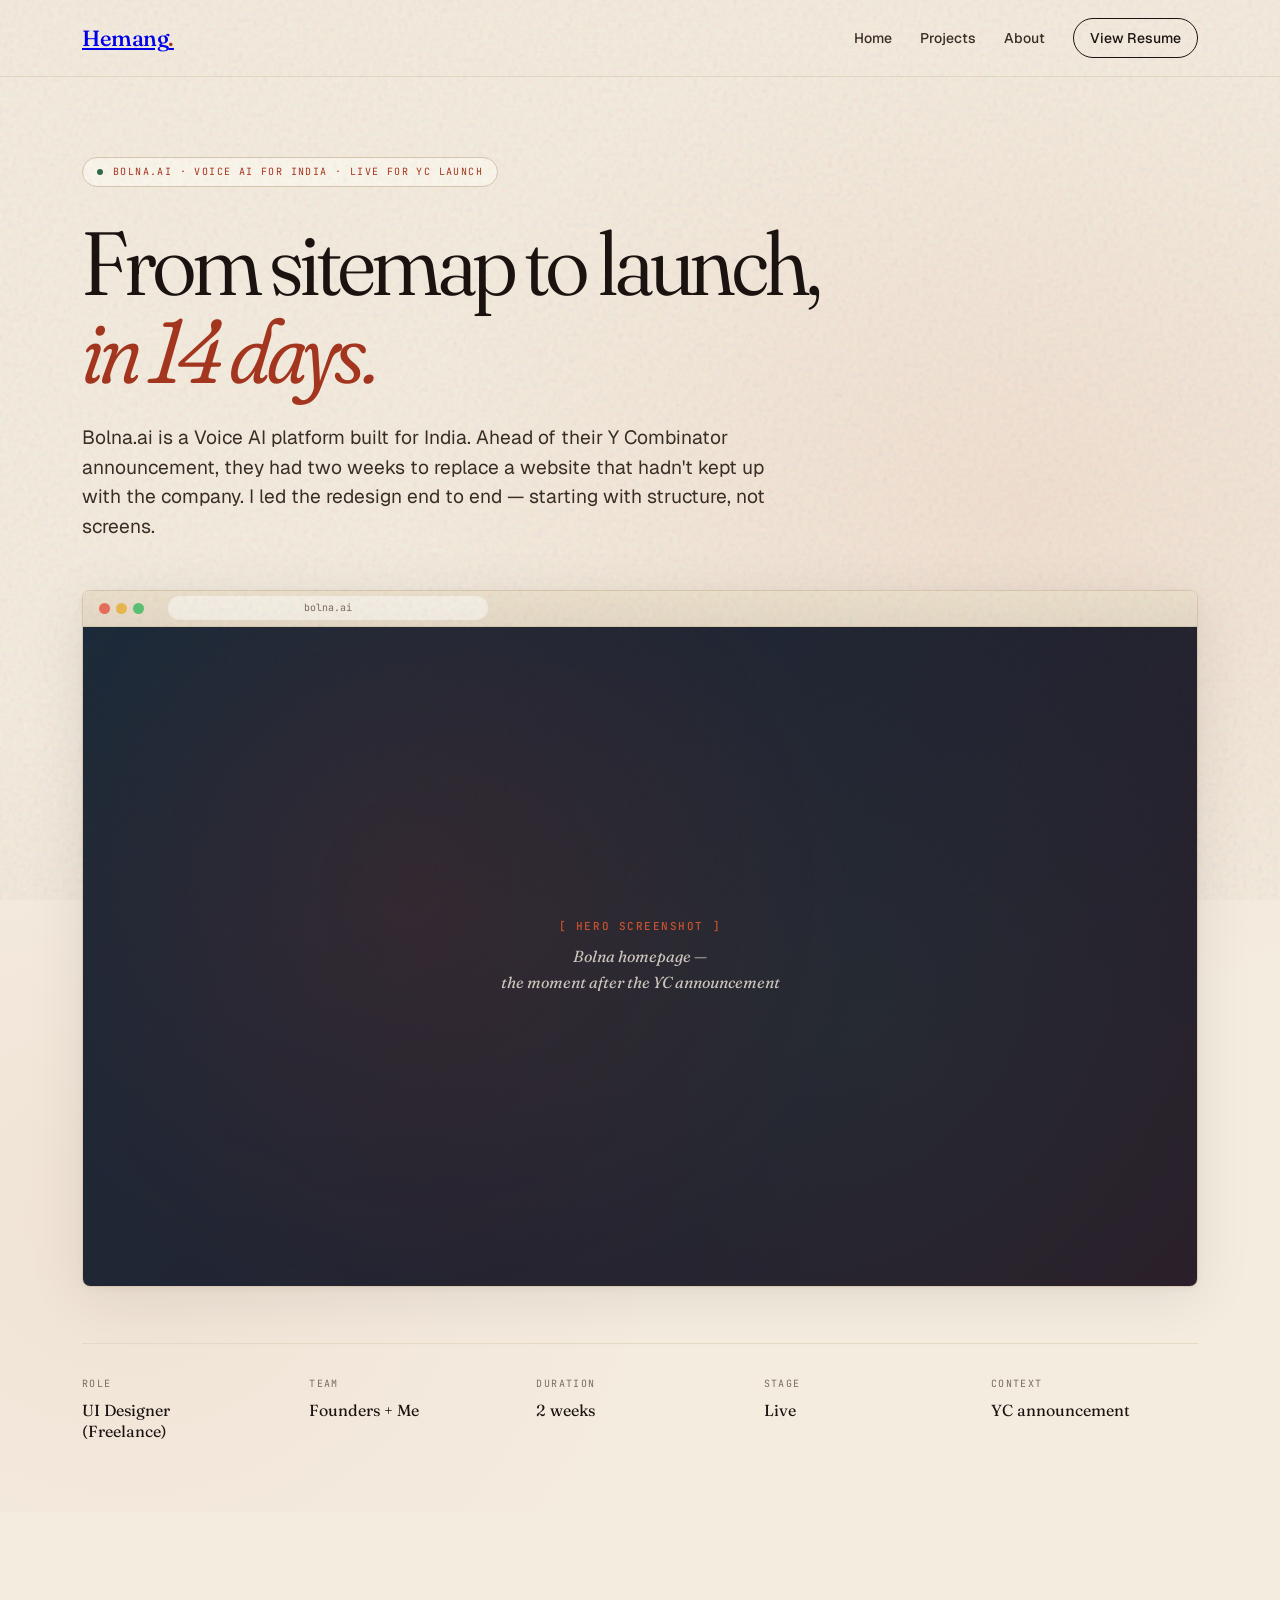
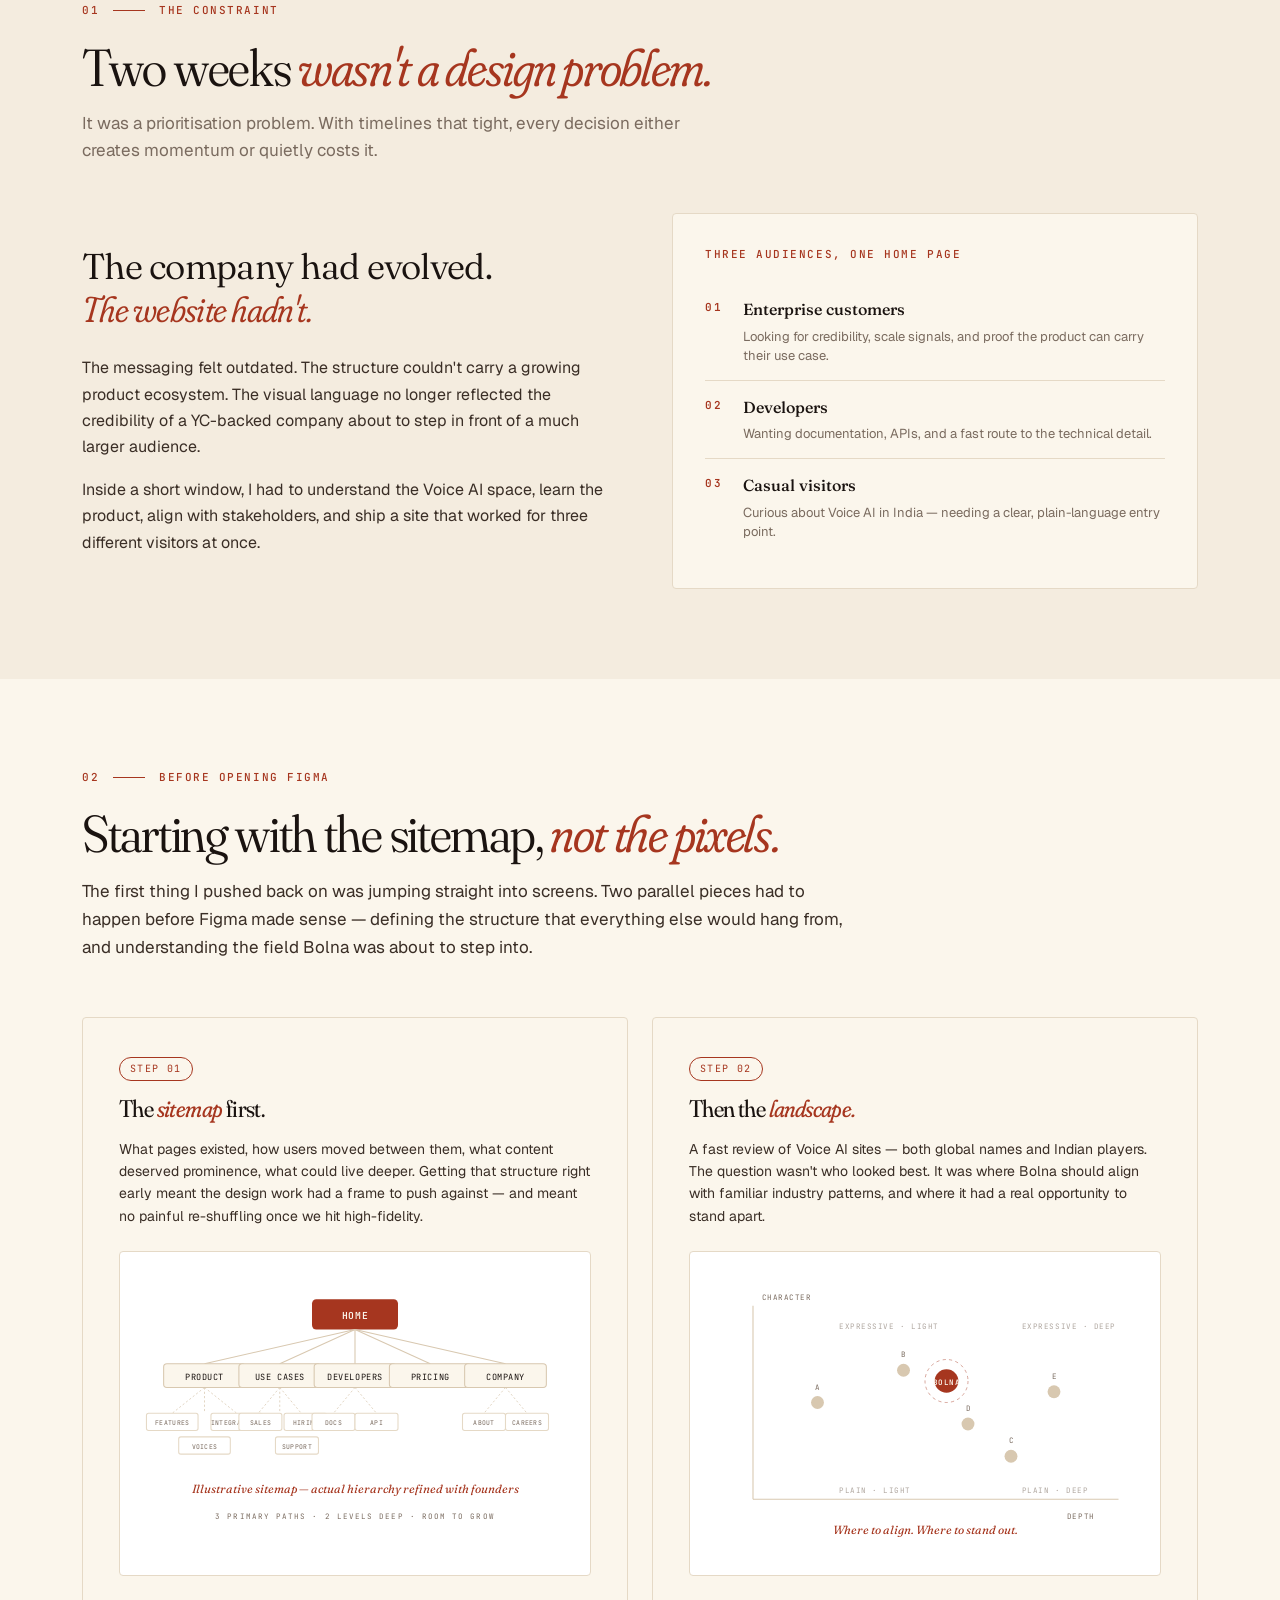
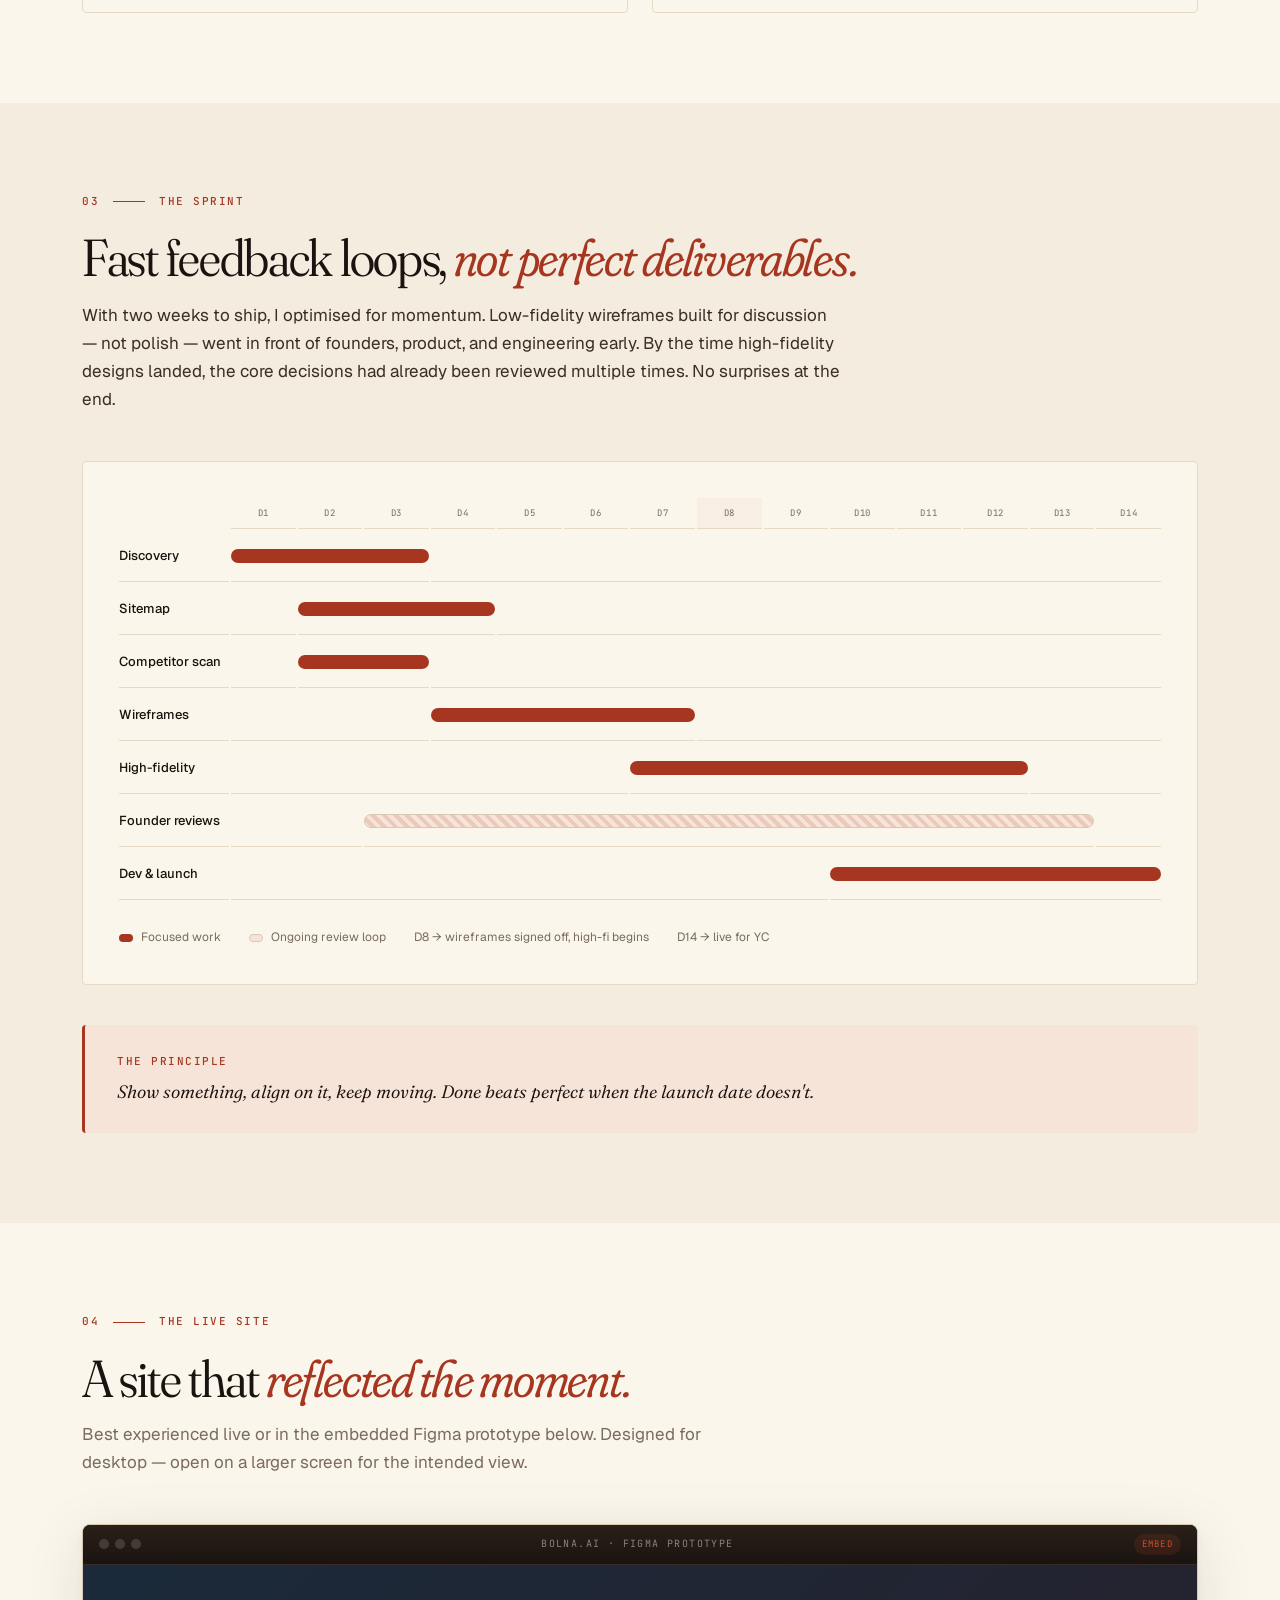
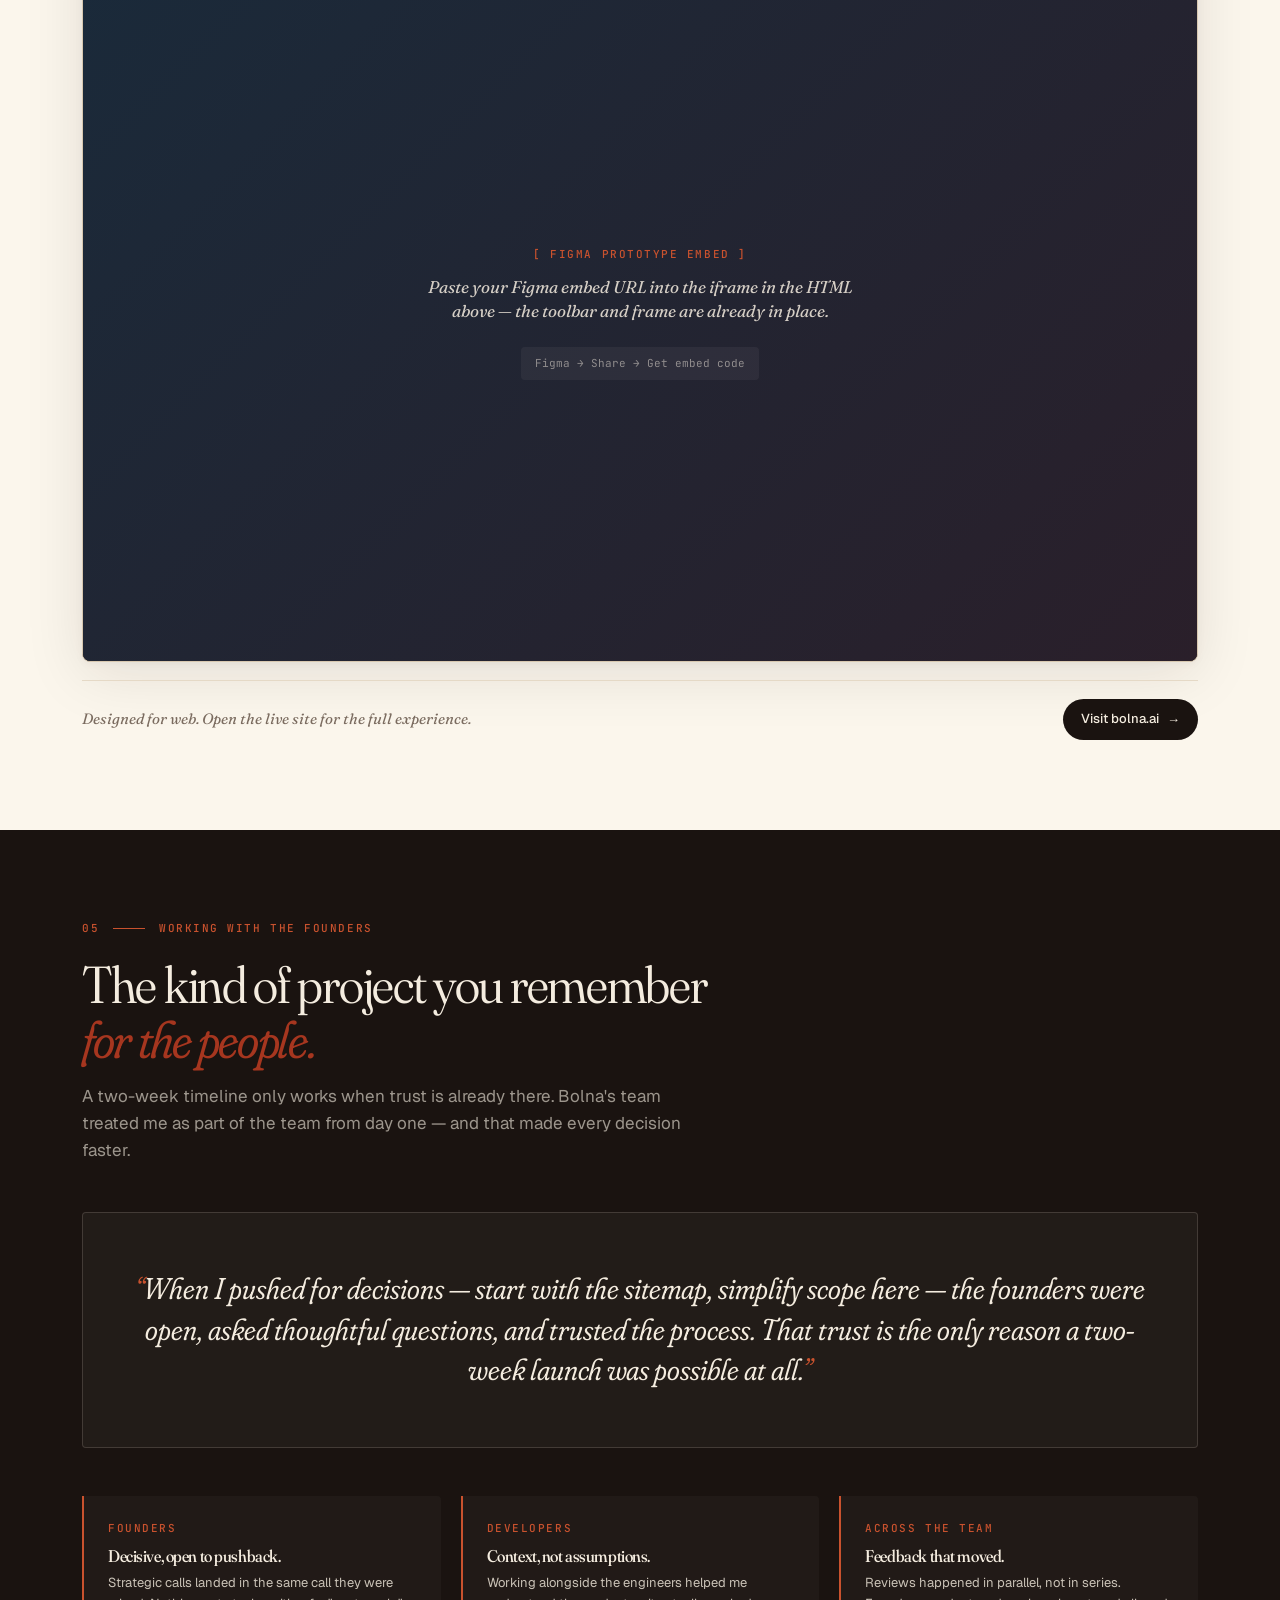
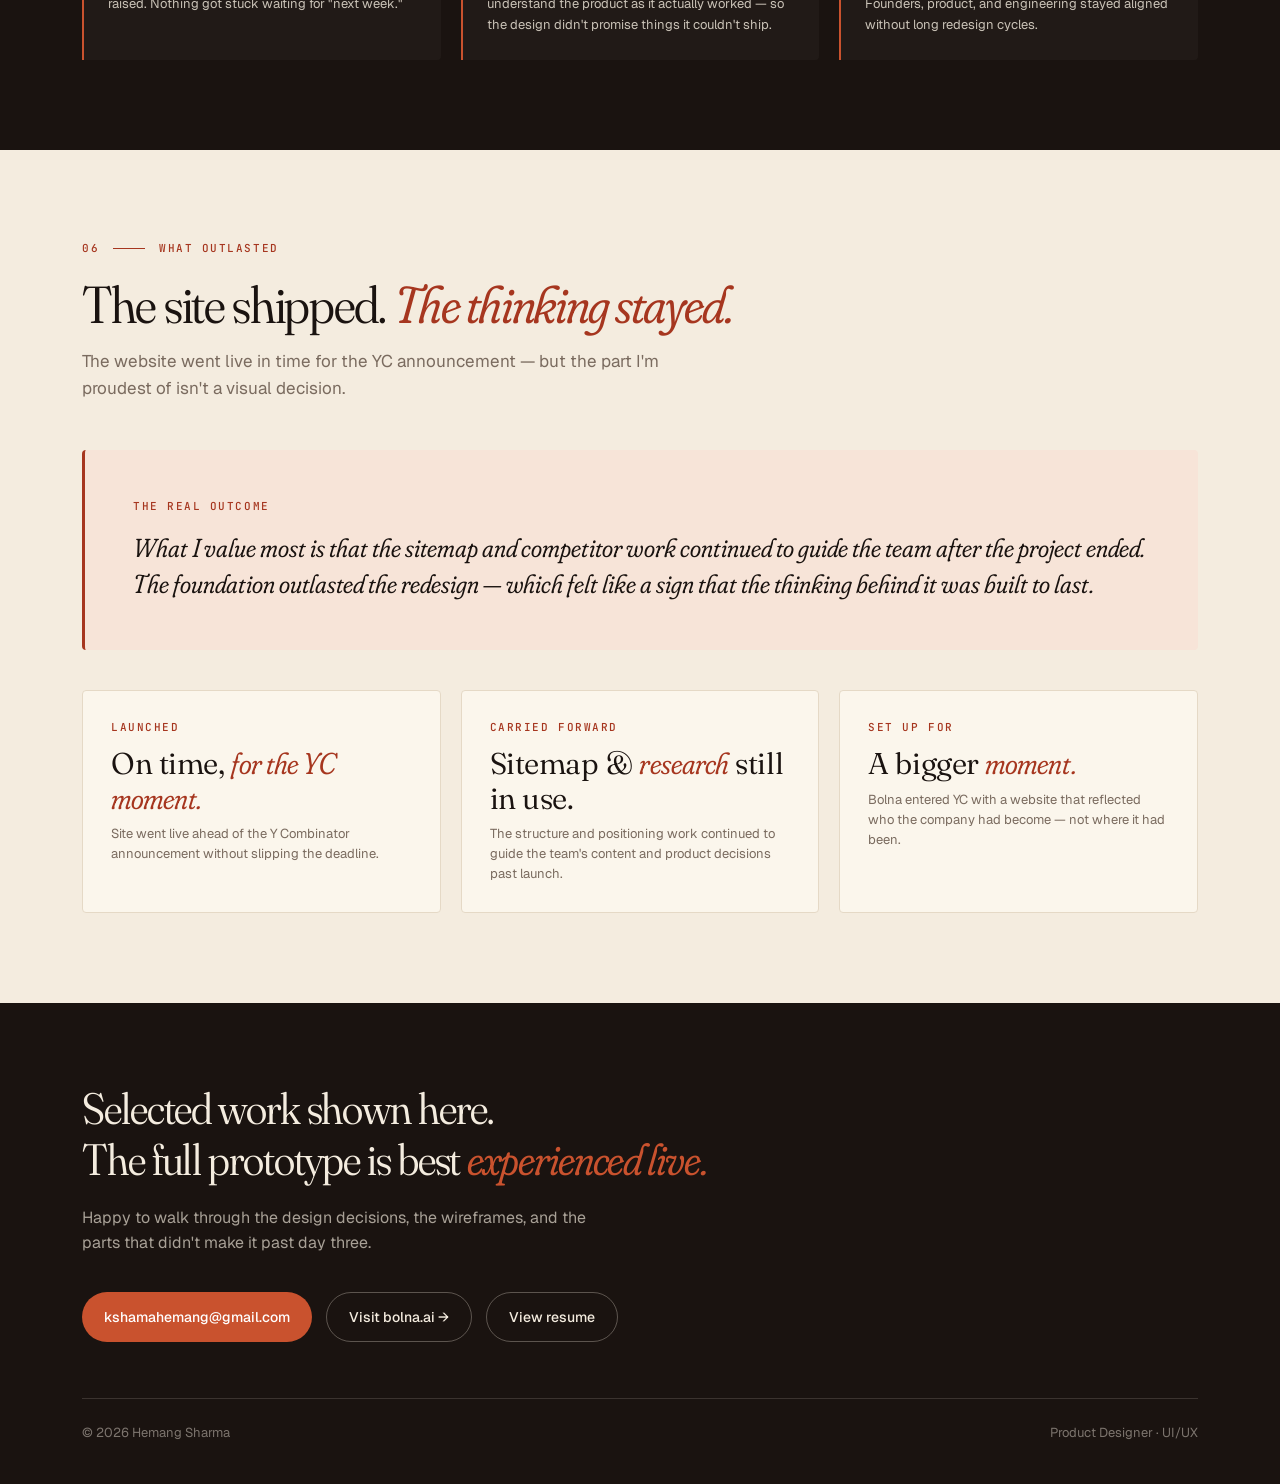
<file: uploads/bolna_case_study.html>
<!DOCTYPE html>
<html lang="en">
<head>
<meta charset="UTF-8" />
<meta name="viewport" content="width=device-width, initial-scale=1.0" />
<title>Bolna.ai — Website in 14 Days · Hemang Sharma</title>
<link rel="preconnect" href="https://fonts.googleapis.com">
<link rel="preconnect" href="https://fonts.gstatic.com" crossorigin>
<link href="https://fonts.googleapis.com/css2?family=Fraunces:opsz,wght,SOFT@9..144,300..900,0..100&family=Geist:wght@300;400;500;600&family=JetBrains+Mono:wght@400;500&display=swap" rel="stylesheet">
<style>
  :root {
    --bg:        #F4ECDF;
    --bg-soft:   #FBF6EC;
    --ink:       #1A1310;
    --ink-2:     #3A2E26;
    --muted:     #7A6B5F;
    --line:      #E5D9C6;
    --line-2:    #D8C8B0;
    --accent:    #A6361F;
    --accent-2:  #C9522E;
    --accent-bg: #F7E4D8;
    --green:     #2E6B4A;
  }

  * { box-sizing: border-box; margin: 0; padding: 0; }
  html { scroll-behavior: smooth; }

  body {
    background: var(--bg);
    color: var(--ink);
    font-family: 'Geist', -apple-system, sans-serif;
    font-size: 16px;
    line-height: 1.6;
    -webkit-font-smoothing: antialiased;
    text-rendering: optimizeLegibility;
    overflow-x: hidden;
  }

  body::before {
    content: "";
    position: fixed; inset: 0;
    pointer-events: none; z-index: 9999;
    opacity: 0.35; mix-blend-mode: multiply;
    background-image: url("data:image/svg+xml,%3Csvg viewBox='0 0 200 200' xmlns='http://www.w3.org/2000/svg'%3E%3Cfilter id='n'%3E%3CfeTurbulence type='fractalNoise' baseFrequency='0.9' numOctaves='2' /%3E%3C/filter%3E%3Crect width='100%25' height='100%25' filter='url(%23n)' opacity='0.35'/%3E%3C/svg%3E");
  }

  .display, h1, h2, h3, h4 {
    font-family: 'Fraunces', Georgia, serif;
    font-variation-settings: "opsz" 144, "SOFT" 50;
    font-weight: 400;
    letter-spacing: -0.025em;
    line-height: 1.05;
    color: var(--ink);
  }
  .mono {
    font-family: 'JetBrains Mono', monospace;
    font-size: 11px;
    letter-spacing: 0.14em;
    text-transform: uppercase;
    font-weight: 500;
  }
  p { color: var(--ink-2); }

  .container { max-width: 1180px; margin: 0 auto; padding: 0 32px; }
  .container.wide { max-width: 1320px; }

  /* Nav */
  nav.top {
    position: sticky; top: 0; z-index: 100;
    background: rgba(244, 236, 223, 0.85);
    backdrop-filter: blur(20px);
    -webkit-backdrop-filter: blur(20px);
    border-bottom: 1px solid var(--line);
  }
  nav.top .inner {
    display: flex; align-items: center; justify-content: space-between;
    padding: 18px 32px; max-width: 1180px; margin: 0 auto;
  }
  nav .logo {
    font-family: 'Fraunces', serif;
    font-size: 22px; font-weight: 500; letter-spacing: -0.02em;
  }
  nav .logo span { color: var(--accent); }
  nav .links { display: flex; gap: 28px; align-items: center; }
  nav .links a {
    color: var(--ink-2); text-decoration: none;
    font-size: 14px; font-weight: 500; transition: color 0.2s;
  }
  nav .links a:hover { color: var(--accent); }
  nav .cta {
    padding: 8px 16px; border: 1px solid var(--ink);
    border-radius: 100px; font-size: 13px; font-weight: 500;
    color: var(--ink) !important; transition: all 0.2s;
  }
  nav .cta:hover { background: var(--ink); color: var(--bg) !important; }

  /* Section */
  section { padding: 90px 0; position: relative; }
  section.tight { padding: 60px 0; }
  section.dark { background: var(--ink); color: var(--bg); }
  section.dark h2, section.dark h3 { color: var(--bg); }
  section.dark p { color: rgba(244, 236, 223, 0.8); }
  section.soft { background: var(--bg-soft); }

  .kicker {
    display: flex; align-items: center; gap: 14px;
    margin-bottom: 20px; color: var(--accent);
  }
  .kicker .num, .kicker .label {
    font-family: 'JetBrains Mono', monospace;
    font-size: 11px; font-weight: 500;
    letter-spacing: 0.14em; text-transform: uppercase;
  }
  .kicker .line { flex: 0 0 32px; height: 1px; background: var(--accent); }
  section.dark .kicker { color: var(--accent-2); }
  section.dark .kicker .line { background: var(--accent-2); }

  .sec-h {
    font-size: clamp(34px, 4.2vw, 52px);
    line-height: 1.05;
    margin-bottom: 16px;
    font-weight: 350;
  }
  .sec-h em {
    font-style: italic;
    font-variation-settings: "opsz" 144, "SOFT" 100;
    color: var(--accent);
  }
  .sec-sub {
    font-size: 17px; color: var(--muted);
    max-width: 620px; margin-bottom: 48px;
  }
  section.dark .sec-sub { color: rgba(244, 236, 223, 0.6); }

  /* ============ HERO ============ */
  .hero {
    padding: 80px 0 70px;
    position: relative;
    background:
      radial-gradient(ellipse 70% 50% at 80% 30%, rgba(201, 82, 46, 0.08), transparent 70%),
      radial-gradient(ellipse 60% 50% at 10% 80%, rgba(166, 54, 31, 0.05), transparent 70%);
  }
  .hero-tag {
    display: inline-flex;
    align-items: center; gap: 10px;
    padding: 6px 14px;
    border: 1px solid var(--line-2);
    color: var(--accent);
    background: var(--bg-soft);
    border-radius: 100px;
    font-family: 'JetBrains Mono', monospace;
    font-size: 10px; letter-spacing: 0.14em; text-transform: uppercase;
    margin-bottom: 32px;
  }
  .hero-tag .live-dot {
    width: 6px; height: 6px;
    background: var(--green);
    border-radius: 50%;
    animation: livepulse 2s ease-in-out infinite;
  }
  @keyframes livepulse {
    0%, 100% { box-shadow: 0 0 0 0 rgba(46, 107, 74, 0.5); }
    50% { box-shadow: 0 0 0 6px rgba(46, 107, 74, 0); }
  }

  .hero h1 {
    font-size: clamp(44px, 7vw, 92px);
    line-height: 0.98;
    letter-spacing: -0.035em;
    margin-bottom: 28px;
    font-weight: 350;
    max-width: 15ch;
  }
  .hero h1 em {
    font-style: italic;
    font-variation-settings: "opsz" 144, "SOFT" 100;
    color: var(--accent);
  }
  .hero .lede {
    font-size: clamp(17px, 1.5vw, 20px);
    line-height: 1.55;
    max-width: 700px;
    color: var(--ink-2);
    margin-bottom: 48px;
  }

  /* Hero browser mockup */
  .hero-frame {
    width: 100%;
    aspect-ratio: 16 / 10;
    background: var(--bg-soft);
    border: 1px solid var(--line-2);
    border-radius: 8px;
    overflow: hidden;
    box-shadow: 0 12px 60px rgba(26, 19, 16, 0.08), 0 2px 8px rgba(26, 19, 16, 0.04);
  }
  .browser-chrome {
    height: 36px;
    background: linear-gradient(180deg, #ECE1CC 0%, #E5D9C6 100%);
    border-bottom: 1px solid var(--line-2);
    display: flex;
    align-items: center;
    padding: 0 16px;
    gap: 10px;
  }
  .browser-dots { display: flex; gap: 6px; }
  .browser-dots span {
    width: 11px; height: 11px; border-radius: 50%;
  }
  .browser-dots span:nth-child(1) { background: #E96E5C; }
  .browser-dots span:nth-child(2) { background: #E8B84F; }
  .browser-dots span:nth-child(3) { background: #5CC273; }
  .browser-url {
    flex: 1;
    background: rgba(255,255,255,0.5);
    border-radius: 100px;
    padding: 4px 16px;
    font-family: 'JetBrains Mono', monospace;
    font-size: 10px;
    color: var(--muted);
    margin: 0 14px;
    max-width: 320px;
    text-align: center;
  }
  .browser-body {
    height: calc(100% - 36px);
    background: linear-gradient(135deg, #1A2A3A 0%, #2A1F2A 100%);
    position: relative;
    display: flex;
    align-items: center;
    justify-content: center;
  }
  .browser-body::before {
    content: "";
    position: absolute; inset: 0;
    background:
      radial-gradient(circle at 30% 40%, rgba(166, 54, 31, 0.15), transparent 50%),
      radial-gradient(circle at 70% 60%, rgba(46, 107, 74, 0.1), transparent 50%);
  }
  .placeholder { position: relative; z-index: 1; text-align: center; padding: 20px; }
  .placeholder .mono { color: var(--accent-2); display: block; margin-bottom: 8px; }
  .placeholder .desc {
    font-family: 'Fraunces', serif; font-style: italic;
    color: rgba(244, 236, 223, 0.8); font-size: 16px;
  }

  .meta-strip {
    margin-top: 56px;
    display: grid; grid-template-columns: repeat(5, 1fr); gap: 20px;
    padding-top: 32px; border-top: 1px solid var(--line);
  }
  .meta-item .label {
    font-family: 'JetBrains Mono', monospace;
    font-size: 10px; letter-spacing: 0.14em; text-transform: uppercase;
    color: var(--muted); margin-bottom: 8px;
  }
  .meta-item .value {
    font-family: 'Fraunces', serif; font-size: 16px;
    color: var(--ink); line-height: 1.3;
  }

  /* ============ THE CONSTRAINT ============ */
  .constraint-block {
    display: grid;
    grid-template-columns: 1fr 1fr;
    gap: 64px;
    align-items: center;
  }
  .constraint-statement {
    font-family: 'Fraunces', serif;
    font-size: clamp(24px, 2.8vw, 36px);
    line-height: 1.2;
    color: var(--ink);
    font-weight: 350;
    letter-spacing: -0.02em;
    margin-bottom: 24px;
  }
  .constraint-statement em {
    font-style: italic;
    color: var(--accent);
    font-variation-settings: "opsz" 144, "SOFT" 100;
  }
  .constraint-body {
    font-size: 16px;
    line-height: 1.65;
    color: var(--ink-2);
    margin-bottom: 16px;
  }
  .constraint-body:last-child { margin-bottom: 0; }

  .audience-list {
    background: var(--bg-soft);
    border: 1px solid var(--line);
    border-radius: 4px;
    padding: 32px;
  }
  .audience-list .mono { color: var(--accent); margin-bottom: 20px; display: block; }
  .audience-list ul {
    list-style: none;
  }
  .audience-list li {
    padding: 14px 0;
    border-bottom: 1px solid var(--line);
    display: flex;
    gap: 14px;
    align-items: flex-start;
  }
  .audience-list li:last-child { border-bottom: none; }
  .audience-list li .num {
    font-family: 'JetBrains Mono', monospace;
    font-size: 11px;
    color: var(--accent);
    font-weight: 600;
    letter-spacing: 0.14em;
    flex: 0 0 24px;
    padding-top: 2px;
  }
  .audience-list li h5 {
    font-family: 'Fraunces', serif;
    font-size: 16px;
    margin-bottom: 4px;
    font-weight: 500;
  }
  .audience-list li p {
    font-size: 13px;
    line-height: 1.5;
    color: var(--muted);
  }

  /* ============ BEFORE FIGMA — sitemap + competitor ============ */
  .pre-figma-intro {
    font-size: 17px;
    line-height: 1.65;
    max-width: 760px;
    margin-bottom: 56px;
    color: var(--ink-2);
  }

  .pre-figma-grid {
    display: grid;
    grid-template-columns: 1fr 1fr;
    gap: 24px;
  }

  /* Sitemap card */
  .pf-card {
    background: var(--bg-soft);
    border: 1px solid var(--line);
    border-radius: 4px;
    padding: 36px;
  }
  .pf-card .step-tag {
    font-family: 'JetBrains Mono', monospace;
    font-size: 10px; letter-spacing: 0.14em; text-transform: uppercase;
    color: var(--accent);
    margin-bottom: 14px;
    display: inline-block;
    padding: 3px 10px;
    border: 1px solid var(--accent);
    border-radius: 100px;
  }
  .pf-card h3 {
    font-family: 'Fraunces', serif;
    font-size: 24px;
    margin-bottom: 14px;
    font-weight: 400;
    line-height: 1.2;
  }
  .pf-card h3 em {
    font-style: italic; color: var(--accent);
    font-variation-settings: "opsz" 144, "SOFT" 100;
  }
  .pf-card p {
    font-size: 14px;
    line-height: 1.6;
    color: var(--ink-2);
    margin-bottom: 20px;
  }
  .pf-visual {
    margin-top: 24px;
    background: #FFFFFF;
    border: 1px solid var(--line);
    border-radius: 4px;
    padding: 20px;
    aspect-ratio: 16 / 11;
    overflow: hidden;
  }
  .pf-visual svg { width: 100%; height: 100%; }

  /* ============ PROCESS / SPRINT TIMELINE ============ */
  .sprint-intro {
    font-size: 17px;
    line-height: 1.65;
    max-width: 760px;
    margin-bottom: 48px;
    color: var(--ink-2);
  }
  .sprint-board {
    background: var(--bg-soft);
    border: 1px solid var(--line);
    border-radius: 4px;
    padding: 36px;
    overflow-x: auto;
  }
  .sprint-grid {
    display: grid;
    grid-template-columns: 110px repeat(14, 1fr);
    gap: 2px;
    min-width: 760px;
    align-items: stretch;
  }
  .sprint-header {
    font-family: 'JetBrains Mono', monospace;
    font-size: 9px;
    letter-spacing: 0.08em;
    text-transform: uppercase;
    color: var(--muted);
    text-align: center;
    padding: 8px 0;
    border-bottom: 1px solid var(--line);
  }
  .sprint-header.row-label {
    text-align: left;
    border-bottom: none;
  }
  .sprint-cell {
    padding: 14px 0;
    border-bottom: 1px solid var(--line);
    position: relative;
  }
  .sprint-label {
    font-family: 'Geist', sans-serif;
    font-size: 13px;
    color: var(--ink);
    padding: 14px 0;
    display: flex;
    align-items: center;
    border-bottom: 1px solid var(--line);
    font-weight: 500;
  }
  .sprint-bar {
    background: var(--accent);
    height: 14px;
    border-radius: 100px;
    margin: 4px 0;
    position: relative;
  }
  .sprint-bar.subtle {
    background: var(--accent-bg);
    border: 1px solid var(--line-2);
  }
  .sprint-bar.subtle::after {
    content: "";
    position: absolute;
    inset: 0;
    background: repeating-linear-gradient(45deg, transparent, transparent 4px, rgba(166, 54, 31, 0.15) 4px, rgba(166, 54, 31, 0.15) 8px);
    border-radius: 100px;
  }
  .sprint-divider {
    grid-column: 9;
    grid-row: 1 / -1;
    border-left: 1px dashed var(--line-2);
    margin: 0 -1px;
  }

  .sprint-legend {
    margin-top: 28px;
    display: flex;
    gap: 28px;
    flex-wrap: wrap;
    font-size: 12px;
    color: var(--muted);
  }
  .sprint-legend span {
    display: inline-flex;
    align-items: center;
    gap: 8px;
  }
  .sprint-legend .swatch {
    width: 14px; height: 8px;
    border-radius: 100px;
  }
  .sprint-legend .swatch.solid { background: var(--accent); }
  .sprint-legend .swatch.subtle {
    background: var(--accent-bg);
    border: 1px solid var(--line-2);
  }

  .process-note {
    margin-top: 40px;
    padding: 28px 32px;
    background: var(--accent-bg);
    border-radius: 4px;
    border-left: 3px solid var(--accent);
  }
  .process-note .mono { color: var(--accent); margin-bottom: 8px; display: block; }
  .process-note p {
    font-family: 'Fraunces', serif;
    font-size: 18px;
    line-height: 1.5;
    color: var(--ink);
    font-style: italic;
    font-weight: 350;
  }

  /* ============ FIGMA EMBED ============ */
  .figma-frame {
    width: 100%;
    background: #1A1310;
    border-radius: 8px;
    overflow: hidden;
    box-shadow: 0 12px 60px rgba(26, 19, 16, 0.1), 0 2px 8px rgba(26, 19, 16, 0.04);
    border: 1px solid var(--line-2);
  }
  .figma-toolbar {
    height: 40px;
    background: linear-gradient(180deg, #2A2018 0%, #1A1310 100%);
    border-bottom: 1px solid rgba(255,255,255,0.06);
    display: flex;
    align-items: center;
    padding: 0 16px;
    gap: 12px;
  }
  .figma-toolbar .dots { display: flex; gap: 6px; }
  .figma-toolbar .dots span {
    width: 10px; height: 10px; border-radius: 50%;
    background: rgba(255,255,255,0.15);
  }
  .figma-toolbar .title {
    flex: 1;
    text-align: center;
    font-family: 'JetBrains Mono', monospace;
    font-size: 10px;
    letter-spacing: 0.14em;
    text-transform: uppercase;
    color: rgba(244, 236, 223, 0.5);
  }
  .figma-toolbar .badge {
    font-family: 'JetBrains Mono', monospace;
    font-size: 9px;
    letter-spacing: 0.14em;
    text-transform: uppercase;
    color: var(--accent-2);
    padding: 3px 8px;
    background: rgba(201, 82, 46, 0.12);
    border-radius: 100px;
  }
  .figma-embed-wrap {
    width: 100%;
    aspect-ratio: 16 / 10;
    background: linear-gradient(135deg, #1A2A3A 0%, #2A1F2A 100%);
    position: relative;
    display: flex;
    align-items: center;
    justify-content: center;
  }
  .figma-embed-wrap iframe {
    width: 100%;
    height: 100%;
    border: none;
    display: block;
  }
  /* Placeholder shown when iframe src is the default */
  .figma-placeholder {
    text-align: center;
    color: rgba(244, 236, 223, 0.7);
    padding: 40px;
  }
  .figma-placeholder .mono {
    color: var(--accent-2);
    margin-bottom: 12px;
    display: block;
  }
  .figma-placeholder .desc {
    font-family: 'Fraunces', serif;
    font-style: italic;
    font-size: 17px;
    color: rgba(244, 236, 223, 0.85);
    margin-bottom: 24px;
    max-width: 460px;
    line-height: 1.4;
  }
  .figma-placeholder code {
    font-family: 'JetBrains Mono', monospace;
    font-size: 11px;
    color: rgba(244, 236, 223, 0.5);
    background: rgba(244, 236, 223, 0.05);
    padding: 8px 14px;
    border-radius: 4px;
    display: inline-block;
  }

  .figma-meta {
    margin-top: 18px;
    display: flex;
    justify-content: space-between;
    align-items: center;
    padding-top: 18px;
    border-top: 1px solid var(--line);
    flex-wrap: wrap;
    gap: 12px;
  }
  .figma-meta .left {
    font-family: 'Fraunces', serif;
    font-style: italic;
    font-size: 15px;
    color: var(--muted);
  }
  .figma-meta .right {
    display: flex;
    gap: 12px;
    align-items: center;
  }
  .figma-meta .live-link {
    display: inline-flex;
    align-items: center;
    gap: 8px;
    padding: 10px 18px;
    background: var(--ink);
    color: var(--bg);
    border-radius: 100px;
    font-size: 13px;
    font-weight: 500;
    text-decoration: none;
    transition: background 0.2s;
  }
  .figma-meta .live-link:hover { background: var(--accent); }
  .figma-meta .live-link::after {
    content: "→";
    font-family: 'Fraunces', serif;
  }

  /* ============ TRUST DYNAMIC ============ */
  .trust-quote {
    padding: 56px 48px;
    background: rgba(244, 236, 223, 0.04);
    border: 1px solid rgba(244, 236, 223, 0.15);
    border-radius: 4px;
    text-align: center;
    margin-bottom: 48px;
  }
  .trust-quote q {
    font-family: 'Fraunces', serif;
    font-size: clamp(22px, 2.5vw, 30px);
    line-height: 1.35;
    color: var(--bg);
    font-style: italic;
    font-weight: 350;
    quotes: none;
    font-variation-settings: "opsz" 144, "SOFT" 100;
  }
  .trust-quote q::before { content: "\201C"; color: var(--accent-2); }
  .trust-quote q::after { content: "\201D"; color: var(--accent-2); }

  .trust-points {
    display: grid;
    grid-template-columns: repeat(3, 1fr);
    gap: 20px;
  }
  .trust-point {
    padding: 24px;
    border-left: 2px solid var(--accent-2);
    background: rgba(244, 236, 223, 0.03);
    border-radius: 0 4px 4px 0;
  }
  .trust-point .mono { color: var(--accent-2); margin-bottom: 10px; display: block; }
  .trust-point h4 {
    font-family: 'Fraunces', serif;
    font-size: 17px;
    color: var(--bg);
    margin-bottom: 8px;
    font-weight: 500;
  }
  .trust-point p {
    font-size: 13px;
    line-height: 1.6;
    color: rgba(244, 236, 223, 0.65);
  }

  /* ============ WHAT OUTLASTED ============ */
  .outlast-quote {
    padding: 48px;
    background: var(--accent-bg);
    border-radius: 4px;
    border-left: 3px solid var(--accent);
    margin-bottom: 40px;
  }
  .outlast-quote .mono { color: var(--accent); margin-bottom: 14px; display: block; }
  .outlast-quote p {
    font-family: 'Fraunces', serif;
    font-size: clamp(20px, 2.2vw, 26px);
    line-height: 1.4;
    color: var(--ink);
    font-style: italic;
    font-weight: 350;
    font-variation-settings: "opsz" 144, "SOFT" 100;
  }

  .outcome-row {
    display: grid;
    grid-template-columns: repeat(3, 1fr);
    gap: 20px;
  }
  .outcome-card {
    background: var(--bg-soft);
    border: 1px solid var(--line);
    border-radius: 4px;
    padding: 28px;
  }
  .outcome-card .mono { color: var(--accent); margin-bottom: 10px; display: block; }
  .outcome-card .big {
    font-family: 'Fraunces', serif;
    font-size: clamp(22px, 2.4vw, 30px);
    line-height: 1.15;
    color: var(--ink);
    font-weight: 350;
    margin-bottom: 8px;
    letter-spacing: -0.015em;
  }
  .outcome-card .big em {
    font-style: italic;
    color: var(--accent);
    font-variation-settings: "opsz" 144, "SOFT" 100;
  }
  .outcome-card p {
    font-size: 13px;
    line-height: 1.55;
    color: var(--muted);
    margin: 0;
  }

  /* Footer */
  footer {
    background: var(--ink); color: var(--bg);
    padding: 80px 0 40px;
  }
  footer h2 {
    font-size: clamp(30px, 4vw, 44px);
    line-height: 1.15; color: var(--bg);
    margin-bottom: 20px; font-weight: 350;
    max-width: 700px;
  }
  footer h2 em {
    color: var(--accent-2); font-style: italic;
    font-variation-settings: "opsz" 144, "SOFT" 100;
  }
  footer .lede {
    font-size: 16px; color: rgba(244, 236, 223, 0.65);
    margin-bottom: 36px; max-width: 540px;
  }
  footer .actions {
    display: flex; gap: 14px; margin-bottom: 56px; flex-wrap: wrap;
  }
  footer .btn {
    padding: 13px 22px; border-radius: 100px;
    font-size: 14px; font-weight: 500;
    text-decoration: none; transition: all 0.2s;
    display: inline-flex; align-items: center; gap: 8px;
  }
  footer .btn.primary { background: var(--accent-2); color: #fff; }
  footer .btn.primary:hover { background: var(--accent); }
  footer .btn.ghost {
    background: transparent; color: var(--bg);
    border: 1px solid rgba(244, 236, 223, 0.3);
  }
  footer .btn.ghost:hover { background: rgba(244, 236, 223, 0.08); }
  footer .bottom {
    border-top: 1px solid rgba(244, 236, 223, 0.15);
    padding-top: 24px;
    display: flex; justify-content: space-between; align-items: center;
    font-size: 13px; color: rgba(244, 236, 223, 0.45);
    flex-wrap: wrap; gap: 12px;
  }

  /* Responsive */
  @media (max-width: 900px) {
    .container { padding: 0 20px; }
    nav.top .inner { padding: 14px 20px; }
    nav .links { gap: 14px; }
    nav .links a:not(.cta) { display: none; }
    section { padding: 60px 0; }
    .hero { padding: 40px 0 50px; }
    .meta-strip { grid-template-columns: repeat(2, 1fr); }
    .constraint-block { grid-template-columns: 1fr; gap: 32px; }
    .pre-figma-grid { grid-template-columns: 1fr; }
    .trust-points, .outcome-row { grid-template-columns: 1fr; }
    .trust-quote, .outlast-quote { padding: 32px 24px; }
  }
</style>
</head>
<body>

<!-- ============ NAV ============ -->
<nav class="top">
  <div class="inner">
    <a href="#" class="logo">Hemang<span>.</span></a>
    <div class="links">
      <a href="#">Home</a>
      <a href="#">Projects</a>
      <a href="#">About</a>
      <a href="#" class="cta">View Resume</a>
    </div>
  </div>
</nav>

<!-- ============ HERO ============ -->
<section class="hero">
  <div class="container">
    <div class="hero-tag">
      <span class="live-dot"></span>
      <span>Bolna.ai · Voice AI for India · Live for YC launch</span>
    </div>

    <h1>
      From sitemap to launch,<br>
      <em>in 14 days.</em>
    </h1>

    <p class="lede">
      Bolna.ai is a Voice AI platform built for India. Ahead of their Y Combinator announcement, they had two weeks to replace a website that hadn't kept up with the company. I led the redesign end to end — starting with structure, not screens.
    </p>

    <div class="hero-frame">
      <div class="browser-chrome">
        <div class="browser-dots"><span></span><span></span><span></span></div>
        <div class="browser-url">bolna.ai</div>
      </div>
      <div class="browser-body">
        <div class="placeholder">
          <span class="mono">[ Hero screenshot ]</span>
          <span class="desc">Bolna homepage —<br>the moment after the YC announcement</span>
        </div>
      </div>
    </div>

    <div class="meta-strip">
      <div class="meta-item">
        <div class="label">Role</div>
        <div class="value">UI Designer<br>(Freelance)</div>
      </div>
      <div class="meta-item">
        <div class="label">Team</div>
        <div class="value">Founders + Me</div>
      </div>
      <div class="meta-item">
        <div class="label">Duration</div>
        <div class="value">2 weeks</div>
      </div>
      <div class="meta-item">
        <div class="label">Stage</div>
        <div class="value">Live</div>
      </div>
      <div class="meta-item">
        <div class="label">Context</div>
        <div class="value">YC announcement</div>
      </div>
    </div>
  </div>
</section>

<!-- ============ 01 · THE CONSTRAINT ============ -->
<section>
  <div class="container">
    <div class="kicker">
      <span class="num">01</span>
      <span class="line"></span>
      <span class="label">The Constraint</span>
    </div>
    <h2 class="sec-h">Two weeks <em>wasn't a design problem.</em></h2>
    <p class="sec-sub">It was a prioritisation problem. With timelines that tight, every decision either creates momentum or quietly costs it.</p>

    <div class="constraint-block">
      <div>
        <div class="constraint-statement">
          The company had evolved.<br>
          <em>The website hadn't.</em>
        </div>
        <p class="constraint-body">
          The messaging felt outdated. The structure couldn't carry a growing product ecosystem. The visual language no longer reflected the credibility of a YC-backed company about to step in front of a much larger audience.
        </p>
        <p class="constraint-body">
          Inside a short window, I had to understand the Voice AI space, learn the product, align with stakeholders, and ship a site that worked for three different visitors at once.
        </p>
      </div>

      <div class="audience-list">
        <span class="mono">Three audiences, one home page</span>
        <ul>
          <li>
            <span class="num">01</span>
            <div>
              <h5>Enterprise customers</h5>
              <p>Looking for credibility, scale signals, and proof the product can carry their use case.</p>
            </div>
          </li>
          <li>
            <span class="num">02</span>
            <div>
              <h5>Developers</h5>
              <p>Wanting documentation, APIs, and a fast route to the technical detail.</p>
            </div>
          </li>
          <li>
            <span class="num">03</span>
            <div>
              <h5>Casual visitors</h5>
              <p>Curious about Voice AI in India — needing a clear, plain-language entry point.</p>
            </div>
          </li>
        </ul>
      </div>
    </div>
  </div>
</section>

<!-- ============ 02 · BEFORE OPENING FIGMA ============ -->
<section class="soft">
  <div class="container">
    <div class="kicker">
      <span class="num">02</span>
      <span class="line"></span>
      <span class="label">Before Opening Figma</span>
    </div>
    <h2 class="sec-h">Starting with the sitemap, <em>not the pixels.</em></h2>
    <p class="pre-figma-intro">
      The first thing I pushed back on was jumping straight into screens. Two parallel pieces had to happen before Figma made sense — defining the structure that everything else would hang from, and understanding the field Bolna was about to step into.
    </p>

    <div class="pre-figma-grid">
      <!-- Sitemap card -->
      <div class="pf-card">
        <span class="step-tag">Step 01</span>
        <h3>The <em>sitemap</em> first.</h3>
        <p>What pages existed, how users moved between them, what content deserved prominence, what could live deeper. Getting that structure right early meant the design work had a frame to push against — and meant no painful re-shuffling once we hit high-fidelity.</p>
        <div class="pf-visual">
          <svg viewBox="0 0 400 240" fill="none" xmlns="http://www.w3.org/2000/svg">
            <!-- Home (root) -->
            <rect x="160" y="14" width="80" height="28" rx="4" fill="#A6361F"/>
            <text x="200" y="32" text-anchor="middle" font-family="JetBrains Mono" font-size="9" fill="#FBF6EC" letter-spacing="0.5" font-weight="600">HOME</text>

            <!-- Connectors level 1 -->
            <line x1="200" y1="42" x2="60" y2="74" stroke="#D8C8B0" stroke-width="1"/>
            <line x1="200" y1="42" x2="130" y2="74" stroke="#D8C8B0" stroke-width="1"/>
            <line x1="200" y1="42" x2="200" y2="74" stroke="#D8C8B0" stroke-width="1"/>
            <line x1="200" y1="42" x2="270" y2="74" stroke="#D8C8B0" stroke-width="1"/>
            <line x1="200" y1="42" x2="340" y2="74" stroke="#D8C8B0" stroke-width="1"/>

            <!-- Level 1 -->
            <rect x="22" y="74" width="76" height="22" rx="3" fill="#FBF6EC" stroke="#D8C8B0"/>
            <text x="60" y="89" text-anchor="middle" font-family="JetBrains Mono" font-size="8" fill="#1A1310" letter-spacing="0.5">PRODUCT</text>

            <rect x="92" y="74" width="76" height="22" rx="3" fill="#FBF6EC" stroke="#D8C8B0"/>
            <text x="130" y="89" text-anchor="middle" font-family="JetBrains Mono" font-size="8" fill="#1A1310" letter-spacing="0.5">USE CASES</text>

            <rect x="162" y="74" width="76" height="22" rx="3" fill="#FBF6EC" stroke="#D8C8B0"/>
            <text x="200" y="89" text-anchor="middle" font-family="JetBrains Mono" font-size="8" fill="#1A1310" letter-spacing="0.5">DEVELOPERS</text>

            <rect x="232" y="74" width="76" height="22" rx="3" fill="#FBF6EC" stroke="#D8C8B0"/>
            <text x="270" y="89" text-anchor="middle" font-family="JetBrains Mono" font-size="8" fill="#1A1310" letter-spacing="0.5">PRICING</text>

            <rect x="302" y="74" width="76" height="22" rx="3" fill="#FBF6EC" stroke="#D8C8B0"/>
            <text x="340" y="89" text-anchor="middle" font-family="JetBrains Mono" font-size="8" fill="#1A1310" letter-spacing="0.5">COMPANY</text>

            <!-- Level 2 connectors under Product -->
            <line x1="60" y1="96" x2="30" y2="120" stroke="#D8C8B0" stroke-width="0.7" stroke-dasharray="2 2"/>
            <line x1="60" y1="96" x2="60" y2="120" stroke="#D8C8B0" stroke-width="0.7" stroke-dasharray="2 2"/>
            <line x1="60" y1="96" x2="90" y2="120" stroke="#D8C8B0" stroke-width="0.7" stroke-dasharray="2 2"/>

            <!-- Level 2 — Product children -->
            <rect x="6" y="120" width="48" height="16" rx="2" fill="#FFFFFF" stroke="#E5D9C6"/>
            <text x="30" y="131" text-anchor="middle" font-family="JetBrains Mono" font-size="6" fill="#7A6B5F" letter-spacing="0.3">FEATURES</text>

            <rect x="36" y="142" width="48" height="16" rx="2" fill="#FFFFFF" stroke="#E5D9C6"/>
            <text x="60" y="153" text-anchor="middle" font-family="JetBrains Mono" font-size="6" fill="#7A6B5F" letter-spacing="0.3">VOICES</text>

            <rect x="66" y="120" width="48" height="16" rx="2" fill="#FFFFFF" stroke="#E5D9C6"/>
            <text x="90" y="131" text-anchor="middle" font-family="JetBrains Mono" font-size="6" fill="#7A6B5F" letter-spacing="0.3">INTEGRATIONS</text>

            <!-- Level 2 under Use Cases -->
            <line x1="130" y1="96" x2="110" y2="120" stroke="#D8C8B0" stroke-width="0.7" stroke-dasharray="2 2"/>
            <line x1="130" y1="96" x2="130" y2="120" stroke="#D8C8B0" stroke-width="0.7" stroke-dasharray="2 2"/>
            <line x1="130" y1="96" x2="150" y2="120" stroke="#D8C8B0" stroke-width="0.7" stroke-dasharray="2 2"/>

            <rect x="92" y="120" width="40" height="16" rx="2" fill="#FFFFFF" stroke="#E5D9C6"/>
            <text x="112" y="131" text-anchor="middle" font-family="JetBrains Mono" font-size="6" fill="#7A6B5F" letter-spacing="0.3">SALES</text>

            <rect x="126" y="142" width="40" height="16" rx="2" fill="#FFFFFF" stroke="#E5D9C6"/>
            <text x="146" y="153" text-anchor="middle" font-family="JetBrains Mono" font-size="6" fill="#7A6B5F" letter-spacing="0.3">SUPPORT</text>

            <rect x="134" y="120" width="40" height="16" rx="2" fill="#FFFFFF" stroke="#E5D9C6"/>
            <text x="154" y="131" text-anchor="middle" font-family="JetBrains Mono" font-size="6" fill="#7A6B5F" letter-spacing="0.3">HIRING</text>

            <!-- Level 2 under Developers -->
            <line x1="200" y1="96" x2="180" y2="120" stroke="#D8C8B0" stroke-width="0.7" stroke-dasharray="2 2"/>
            <line x1="200" y1="96" x2="220" y2="120" stroke="#D8C8B0" stroke-width="0.7" stroke-dasharray="2 2"/>

            <rect x="160" y="120" width="40" height="16" rx="2" fill="#FFFFFF" stroke="#E5D9C6"/>
            <text x="180" y="131" text-anchor="middle" font-family="JetBrains Mono" font-size="6" fill="#7A6B5F" letter-spacing="0.3">DOCS</text>

            <rect x="200" y="120" width="40" height="16" rx="2" fill="#FFFFFF" stroke="#E5D9C6"/>
            <text x="220" y="131" text-anchor="middle" font-family="JetBrains Mono" font-size="6" fill="#7A6B5F" letter-spacing="0.3">API</text>

            <!-- Level 2 under Company -->
            <line x1="340" y1="96" x2="320" y2="120" stroke="#D8C8B0" stroke-width="0.7" stroke-dasharray="2 2"/>
            <line x1="340" y1="96" x2="360" y2="120" stroke="#D8C8B0" stroke-width="0.7" stroke-dasharray="2 2"/>

            <rect x="300" y="120" width="40" height="16" rx="2" fill="#FFFFFF" stroke="#E5D9C6"/>
            <text x="320" y="131" text-anchor="middle" font-family="JetBrains Mono" font-size="6" fill="#7A6B5F" letter-spacing="0.3">ABOUT</text>

            <rect x="340" y="120" width="40" height="16" rx="2" fill="#FFFFFF" stroke="#E5D9C6"/>
            <text x="360" y="131" text-anchor="middle" font-family="JetBrains Mono" font-size="6" fill="#7A6B5F" letter-spacing="0.3">CAREERS</text>

            <!-- Note -->
            <text x="200" y="194" text-anchor="middle" font-family="Fraunces" font-style="italic" font-size="11" fill="#A6361F">Illustrative sitemap — actual hierarchy refined with founders</text>
            <text x="200" y="218" text-anchor="middle" font-family="JetBrains Mono" font-size="7" fill="#7A6B5F" letter-spacing="1">3 PRIMARY PATHS · 2 LEVELS DEEP · ROOM TO GROW</text>
          </svg>
        </div>
      </div>

      <!-- Competitor research card -->
      <div class="pf-card">
        <span class="step-tag">Step 02</span>
        <h3>Then the <em>landscape.</em></h3>
        <p>A fast review of Voice AI sites — both global names and Indian players. The question wasn't who looked best. It was where Bolna should align with familiar industry patterns, and where it had a real opportunity to stand apart.</p>
        <div class="pf-visual">
          <svg viewBox="0 0 400 240" fill="none" xmlns="http://www.w3.org/2000/svg">
            <!-- Axes -->
            <line x1="40" y1="200" x2="380" y2="200" stroke="#D8C8B0" stroke-width="1"/>
            <line x1="40" y1="20" x2="40" y2="200" stroke="#D8C8B0" stroke-width="1"/>

            <!-- Axis labels -->
            <text x="48" y="15" font-family="JetBrains Mono" font-size="7" fill="#7A6B5F" letter-spacing="0.5">CHARACTER</text>
            <text x="332" y="218" font-family="JetBrains Mono" font-size="7" fill="#7A6B5F" letter-spacing="0.5">DEPTH</text>

            <!-- Quadrant labels -->
            <text x="120" y="42" font-family="JetBrains Mono" font-size="7" fill="#7A6B5F" letter-spacing="0.5" opacity="0.6">EXPRESSIVE · LIGHT</text>
            <text x="290" y="42" font-family="JetBrains Mono" font-size="7" fill="#7A6B5F" letter-spacing="0.5" opacity="0.6">EXPRESSIVE · DEEP</text>
            <text x="120" y="194" font-family="JetBrains Mono" font-size="7" fill="#7A6B5F" letter-spacing="0.5" opacity="0.6">PLAIN · LIGHT</text>
            <text x="290" y="194" font-family="JetBrains Mono" font-size="7" fill="#7A6B5F" letter-spacing="0.5" opacity="0.6">PLAIN · DEEP</text>

            <!-- Competitor dots — generic -->
            <circle cx="100" cy="110" r="6" fill="#D8C8B0"/>
            <text x="100" y="98" text-anchor="middle" font-family="JetBrains Mono" font-size="7" fill="#7A6B5F">A</text>

            <circle cx="180" cy="80" r="6" fill="#D8C8B0"/>
            <text x="180" y="68" text-anchor="middle" font-family="JetBrains Mono" font-size="7" fill="#7A6B5F">B</text>

            <circle cx="280" cy="160" r="6" fill="#D8C8B0"/>
            <text x="280" y="148" text-anchor="middle" font-family="JetBrains Mono" font-size="7" fill="#7A6B5F">C</text>

            <circle cx="240" cy="130" r="6" fill="#D8C8B0"/>
            <text x="240" y="118" text-anchor="middle" font-family="JetBrains Mono" font-size="7" fill="#7A6B5F">D</text>

            <circle cx="320" cy="100" r="6" fill="#D8C8B0"/>
            <text x="320" y="88" text-anchor="middle" font-family="JetBrains Mono" font-size="7" fill="#7A6B5F">E</text>

            <!-- Bolna position (highlighted) -->
            <circle cx="220" cy="90" r="11" fill="#A6361F"/>
            <text x="220" y="94" text-anchor="middle" font-family="JetBrains Mono" font-size="7" fill="#FBF6EC" letter-spacing="0.5" font-weight="600">BOLNA</text>

            <!-- Position arrow / target zone -->
            <circle cx="220" cy="90" r="20" fill="none" stroke="#A6361F" stroke-width="0.8" stroke-dasharray="3 3" opacity="0.5"/>

            <!-- Caption -->
            <text x="200" y="232" text-anchor="middle" font-family="Fraunces" font-style="italic" font-size="11" fill="#A6361F">Where to align. Where to stand out.</text>
          </svg>
        </div>
      </div>
    </div>
  </div>
</section>

<!-- ============ 03 · PROCESS / SPRINT TIMELINE ============ -->
<section>
  <div class="container">
    <div class="kicker">
      <span class="num">03</span>
      <span class="line"></span>
      <span class="label">The Sprint</span>
    </div>
    <h2 class="sec-h">Fast feedback loops, <em>not perfect deliverables.</em></h2>
    <p class="sprint-intro">
      With two weeks to ship, I optimised for momentum. Low-fidelity wireframes built for discussion — not polish — went in front of founders, product, and engineering early. By the time high-fidelity designs landed, the core decisions had already been reviewed multiple times. No surprises at the end.
    </p>

    <div class="sprint-board">
      <div class="sprint-grid">
        <!-- Header row -->
        <div class="sprint-header row-label"></div>
        <div class="sprint-header">D1</div>
        <div class="sprint-header">D2</div>
        <div class="sprint-header">D3</div>
        <div class="sprint-header">D4</div>
        <div class="sprint-header">D5</div>
        <div class="sprint-header">D6</div>
        <div class="sprint-header">D7</div>
        <div class="sprint-header" style="background: rgba(166, 54, 31, 0.04);">D8</div>
        <div class="sprint-header">D9</div>
        <div class="sprint-header">D10</div>
        <div class="sprint-header">D11</div>
        <div class="sprint-header">D12</div>
        <div class="sprint-header">D13</div>
        <div class="sprint-header">D14</div>

        <!-- Row 1: Discovery -->
        <div class="sprint-label">Discovery</div>
        <div class="sprint-cell" style="grid-column: 2 / 5;">
          <div class="sprint-bar"></div>
        </div>
        <div class="sprint-cell" style="grid-column: 5 / 16;"></div>

        <!-- Row 2: Sitemap -->
        <div class="sprint-label">Sitemap</div>
        <div class="sprint-cell" style="grid-column: 2 / 2;"></div>
        <div class="sprint-cell" style="grid-column: 3 / 6;">
          <div class="sprint-bar"></div>
        </div>
        <div class="sprint-cell" style="grid-column: 6 / 16;"></div>

        <!-- Row 3: Competitor -->
        <div class="sprint-label">Competitor scan</div>
        <div class="sprint-cell" style="grid-column: 2 / 2;"></div>
        <div class="sprint-cell" style="grid-column: 3 / 5;">
          <div class="sprint-bar"></div>
        </div>
        <div class="sprint-cell" style="grid-column: 5 / 16;"></div>

        <!-- Row 4: Wireframes -->
        <div class="sprint-label">Wireframes</div>
        <div class="sprint-cell" style="grid-column: 2 / 5;"></div>
        <div class="sprint-cell" style="grid-column: 5 / 9;">
          <div class="sprint-bar"></div>
        </div>
        <div class="sprint-cell" style="grid-column: 9 / 16;"></div>

        <!-- Row 5: High-fi -->
        <div class="sprint-label">High-fidelity</div>
        <div class="sprint-cell" style="grid-column: 2 / 8;"></div>
        <div class="sprint-cell" style="grid-column: 8 / 14;">
          <div class="sprint-bar"></div>
        </div>
        <div class="sprint-cell" style="grid-column: 14 / 16;"></div>

        <!-- Row 6: Founder reviews (ongoing) -->
        <div class="sprint-label">Founder reviews</div>
        <div class="sprint-cell" style="grid-column: 2 / 4;"></div>
        <div class="sprint-cell" style="grid-column: 4 / 15;">
          <div class="sprint-bar subtle"></div>
        </div>
        <div class="sprint-cell" style="grid-column: 15 / 16;"></div>

        <!-- Row 7: Dev handoff & launch -->
        <div class="sprint-label">Dev &amp; launch</div>
        <div class="sprint-cell" style="grid-column: 2 / 11;"></div>
        <div class="sprint-cell" style="grid-column: 11 / 16;">
          <div class="sprint-bar"></div>
        </div>
      </div>

      <div class="sprint-legend">
        <span><span class="swatch solid"></span> Focused work</span>
        <span><span class="swatch subtle"></span> Ongoing review loop</span>
        <span>D8 → wireframes signed off, high-fi begins</span>
        <span>D14 → live for YC</span>
      </div>
    </div>

    <div class="process-note">
      <span class="mono">The principle</span>
      <p>Show something, align on it, keep moving. Done beats perfect when the launch date doesn't.</p>
    </div>
  </div>
</section>

<!-- ============ 04 · THE LIVE SITE — FIGMA EMBED ============ -->
<section class="soft">
  <div class="container">
    <div class="kicker">
      <span class="num">04</span>
      <span class="line"></span>
      <span class="label">The Live Site</span>
    </div>
    <h2 class="sec-h">A site that <em>reflected the moment.</em></h2>
    <p class="sec-sub">Best experienced live or in the embedded Figma prototype below. Designed for desktop — open on a larger screen for the intended view.</p>

    <div class="figma-frame">
      <div class="figma-toolbar">
        <div class="dots"><span></span><span></span><span></span></div>
        <div class="title">Bolna.ai · Figma Prototype</div>
        <div class="badge">Embed</div>
      </div>
      <div class="figma-embed-wrap">

        <!--
          ===========================================================
          REPLACE THE iframe BELOW WITH YOUR FIGMA EMBED CODE
          ===========================================================
          How to get it:
          1. Open your Figma prototype
          2. Click "Share" (top-right) → "Get embed code"
          3. Copy the src URL and paste it into the iframe below
          4. Keep width="100%" height="100%" — the wrapper handles sizing

          Example src:
          https://embed.figma.com/proto/FILE_ID/Project-Name?node-id=NODE-ID&page-id=PAGE-ID&starting-point-node-id=NODE-ID&embed-host=share

          Until you paste the real URL, the placeholder block below will show.
          To use the iframe instead, uncomment it and delete the placeholder div.
          ===========================================================
        -->

        <!--
        <iframe
          src="REPLACE_WITH_YOUR_FIGMA_EMBED_URL"
          width="100%"
          height="100%"
          allowfullscreen
          loading="lazy">
        </iframe>
        -->

        <!-- Placeholder shown until iframe is added -->
        <div class="figma-placeholder">
          <span class="mono">[ Figma prototype embed ]</span>
          <p class="desc">Paste your Figma embed URL into the iframe in the HTML above — the toolbar and frame are already in place.</p>
          <code>Figma → Share → Get embed code</code>
        </div>
      </div>
    </div>

    <div class="figma-meta">
      <div class="left">Designed for web. Open the live site for the full experience.</div>
      <div class="right">
        <a href="https://bolna.ai" target="_blank" rel="noopener" class="live-link">
          Visit bolna.ai
        </a>
      </div>
    </div>
  </div>
</section>

<!-- ============ 05 · TRUST DYNAMIC ============ -->
<section class="dark">
  <div class="container">
    <div class="kicker">
      <span class="num">05</span>
      <span class="line"></span>
      <span class="label">Working with the founders</span>
    </div>
    <h2 class="sec-h" style="color: var(--bg);">The kind of project you remember<br><em>for the people.</em></h2>
    <p class="sec-sub">A two-week timeline only works when trust is already there. Bolna's team treated me as part of the team from day one — and that made every decision faster.</p>

    <div class="trust-quote">
      <q>When I pushed for decisions — start with the sitemap, simplify scope here — the founders were open, asked thoughtful questions, and trusted the process. That trust is the only reason a two-week launch was possible at all.</q>
    </div>

    <div class="trust-points">
      <div class="trust-point">
        <span class="mono">Founders</span>
        <h4>Decisive, open to pushback.</h4>
        <p>Strategic calls landed in the same call they were raised. Nothing got stuck waiting for "next week."</p>
      </div>
      <div class="trust-point">
        <span class="mono">Developers</span>
        <h4>Context, not assumptions.</h4>
        <p>Working alongside the engineers helped me understand the product as it actually worked — so the design didn't promise things it couldn't ship.</p>
      </div>
      <div class="trust-point">
        <span class="mono">Across the team</span>
        <h4>Feedback that moved.</h4>
        <p>Reviews happened in parallel, not in series. Founders, product, and engineering stayed aligned without long redesign cycles.</p>
      </div>
    </div>
  </div>
</section>

<!-- ============ 06 · WHAT OUTLASTED ============ -->
<section>
  <div class="container">
    <div class="kicker">
      <span class="num">06</span>
      <span class="line"></span>
      <span class="label">What Outlasted</span>
    </div>
    <h2 class="sec-h">The site shipped. <em>The thinking stayed.</em></h2>
    <p class="sec-sub">The website went live in time for the YC announcement — but the part I'm proudest of isn't a visual decision.</p>

    <div class="outlast-quote">
      <span class="mono">The real outcome</span>
      <p>What I value most is that the sitemap and competitor work continued to guide the team after the project ended. The foundation outlasted the redesign — which felt like a sign that the thinking behind it was built to last.</p>
    </div>

    <div class="outcome-row">
      <div class="outcome-card">
        <span class="mono">Launched</span>
        <div class="big">On time, <em>for the YC moment.</em></div>
        <p>Site went live ahead of the Y Combinator announcement without slipping the deadline.</p>
      </div>
      <div class="outcome-card">
        <span class="mono">Carried forward</span>
        <div class="big">Sitemap &amp; <em>research</em> still in use.</div>
        <p>The structure and positioning work continued to guide the team's content and product decisions past launch.</p>
      </div>
      <div class="outcome-card">
        <span class="mono">Set up for</span>
        <div class="big">A bigger <em>moment.</em></div>
        <p>Bolna entered YC with a website that reflected who the company had become — not where it had been.</p>
      </div>
    </div>
  </div>
</section>

<!-- ============ FOOTER ============ -->
<footer>
  <div class="container">
    <h2>Selected work shown here.<br>The full prototype is best <em>experienced live.</em></h2>
    <p class="lede">
      Happy to walk through the design decisions, the wireframes, and the parts that didn't make it past day three.
    </p>

    <div class="actions">
      <a href="mailto:kshamahemang@gmail.com" class="btn primary">kshamahemang@gmail.com</a>
      <a href="https://bolna.ai" target="_blank" rel="noopener" class="btn ghost">Visit bolna.ai →</a>
      <a href="#" class="btn ghost">View resume</a>
    </div>

    <div class="bottom">
      <span>© 2026 Hemang Sharma</span>
      <span>Product Designer · UI/UX</span>
    </div>
  </div>
</footer>

</body>
</html>
</file>
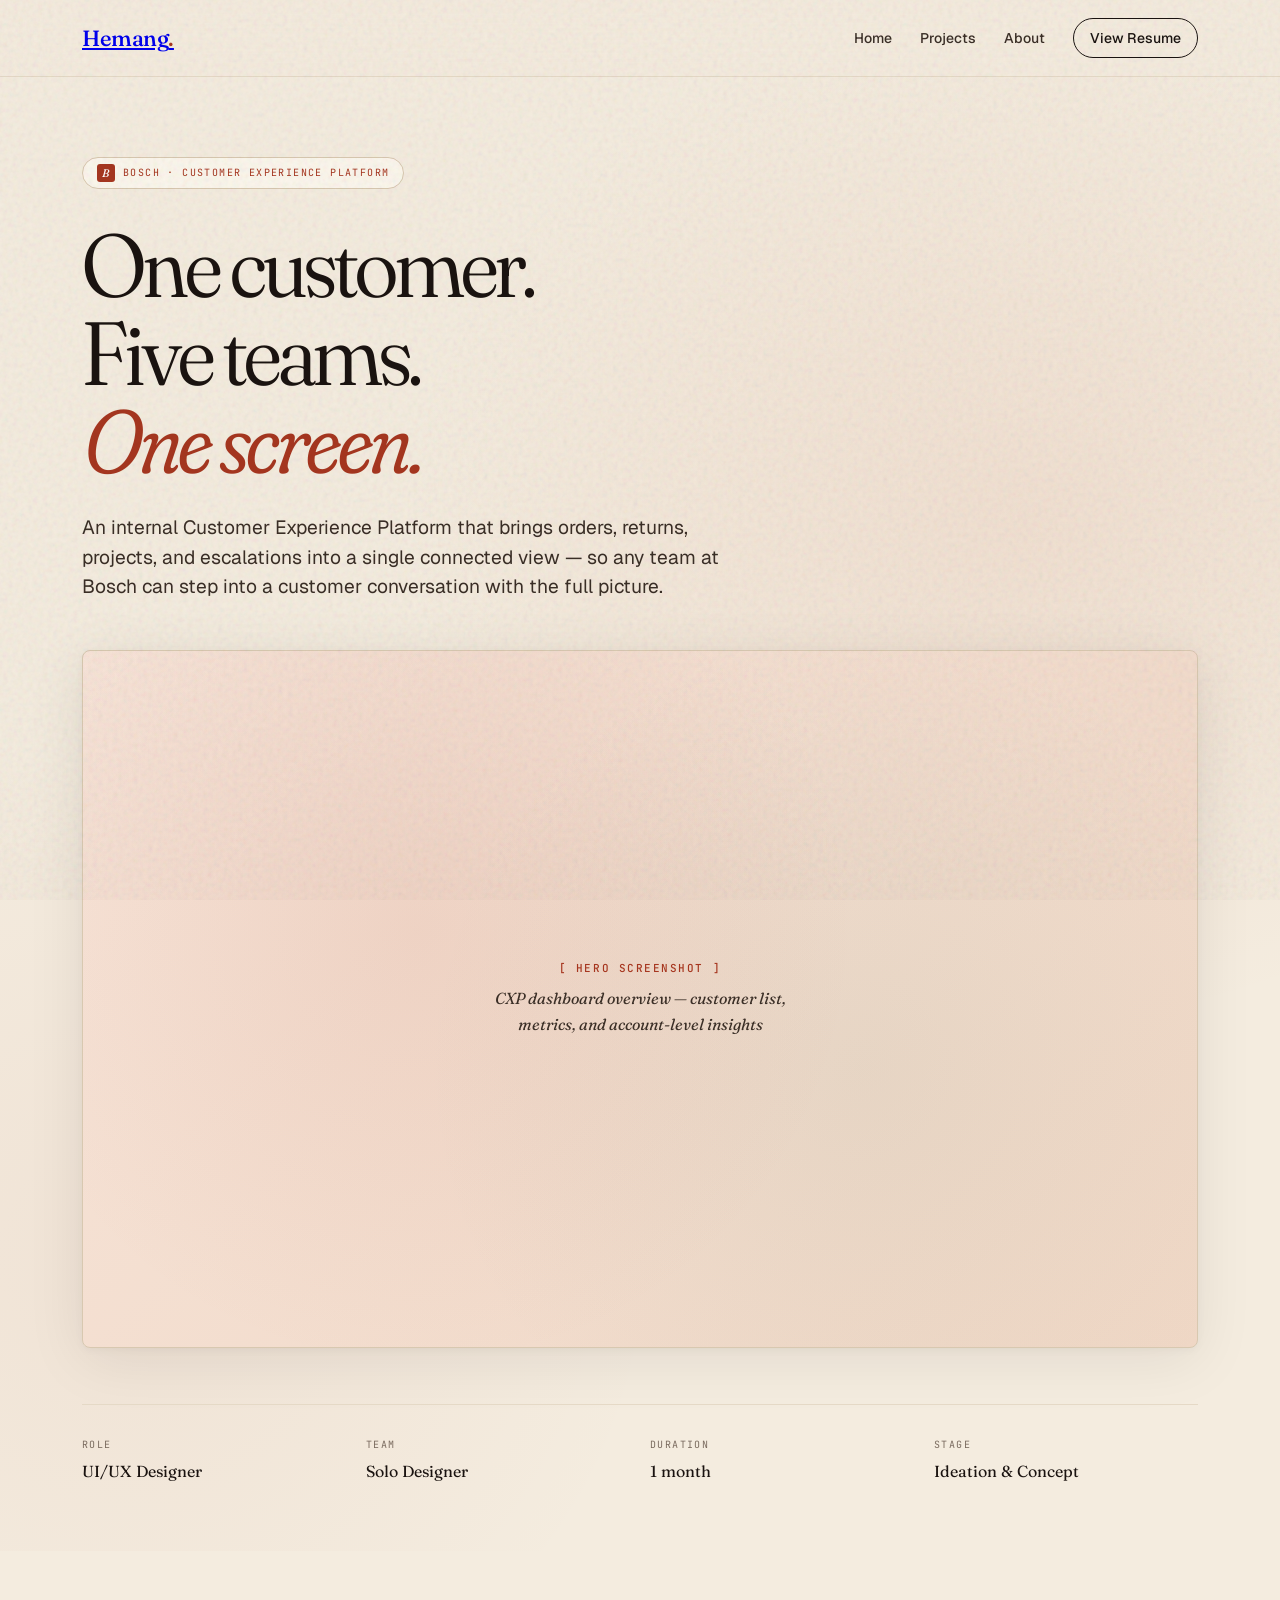
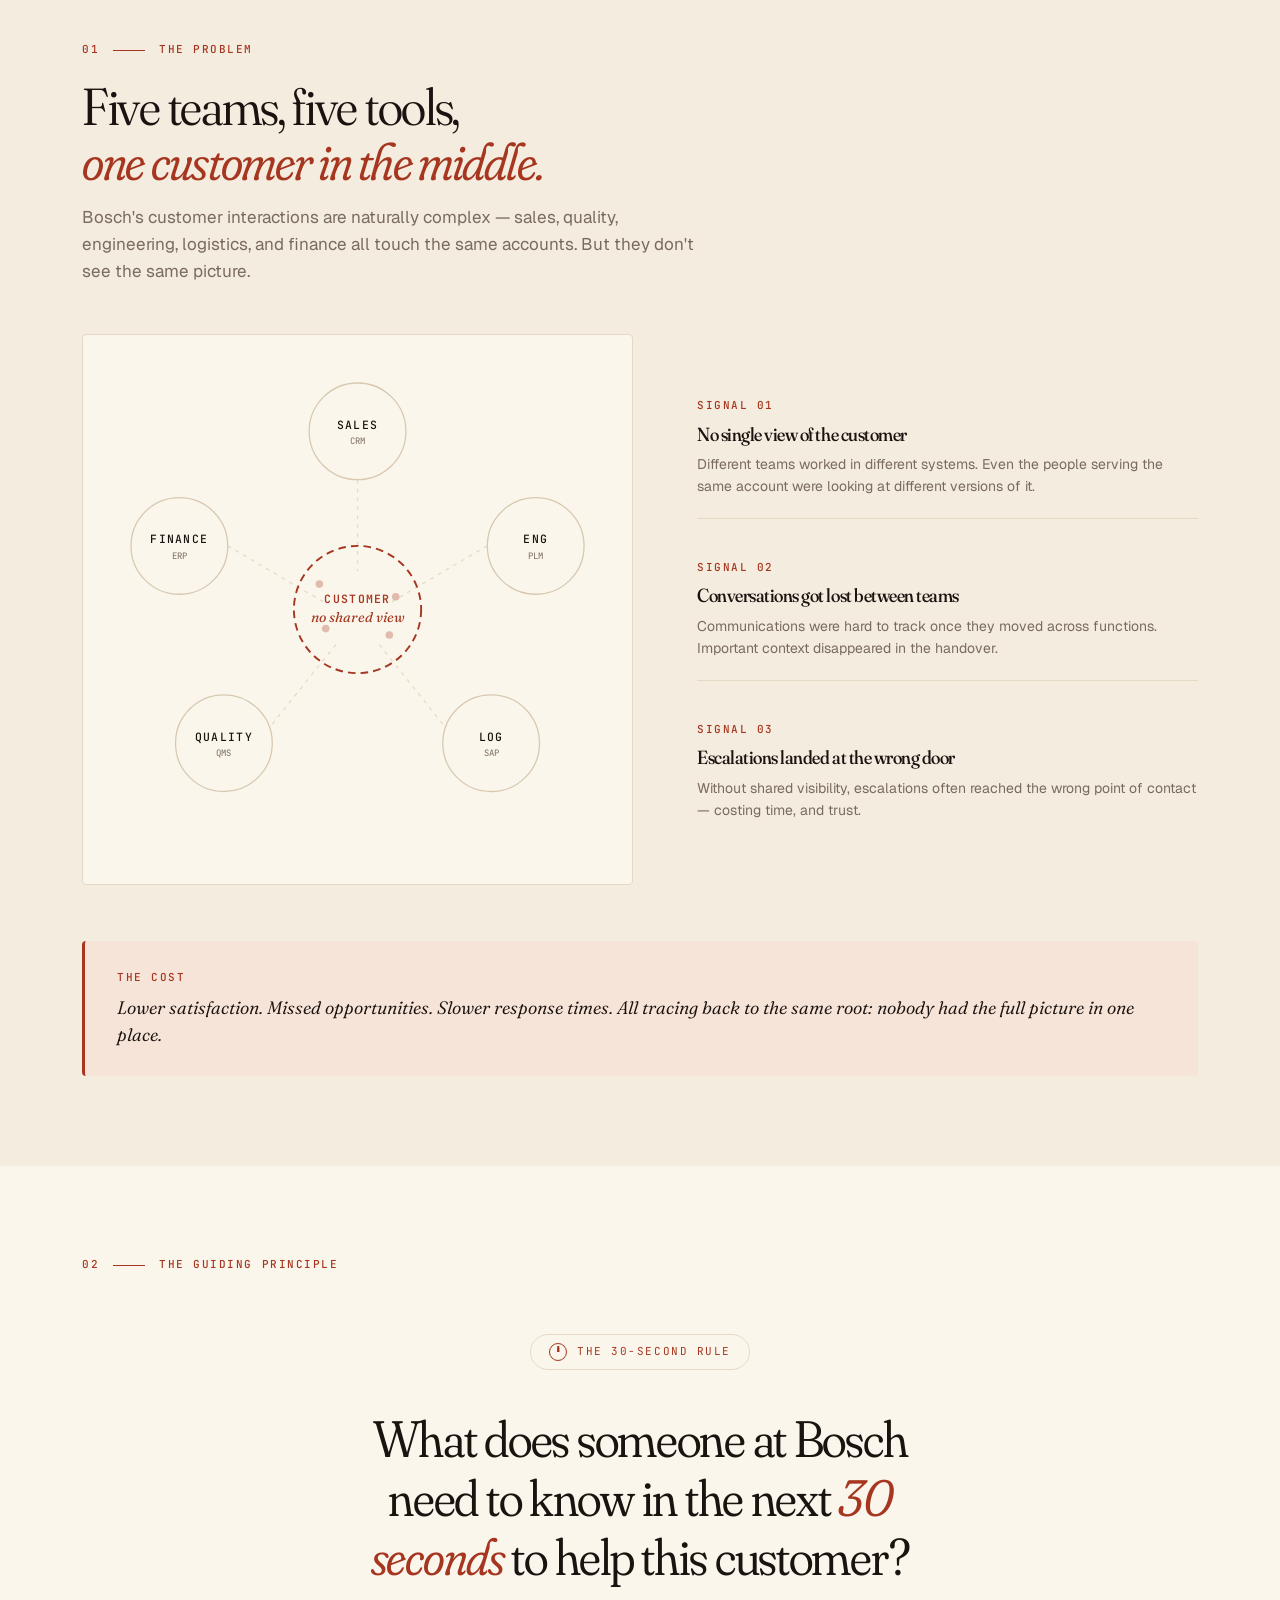
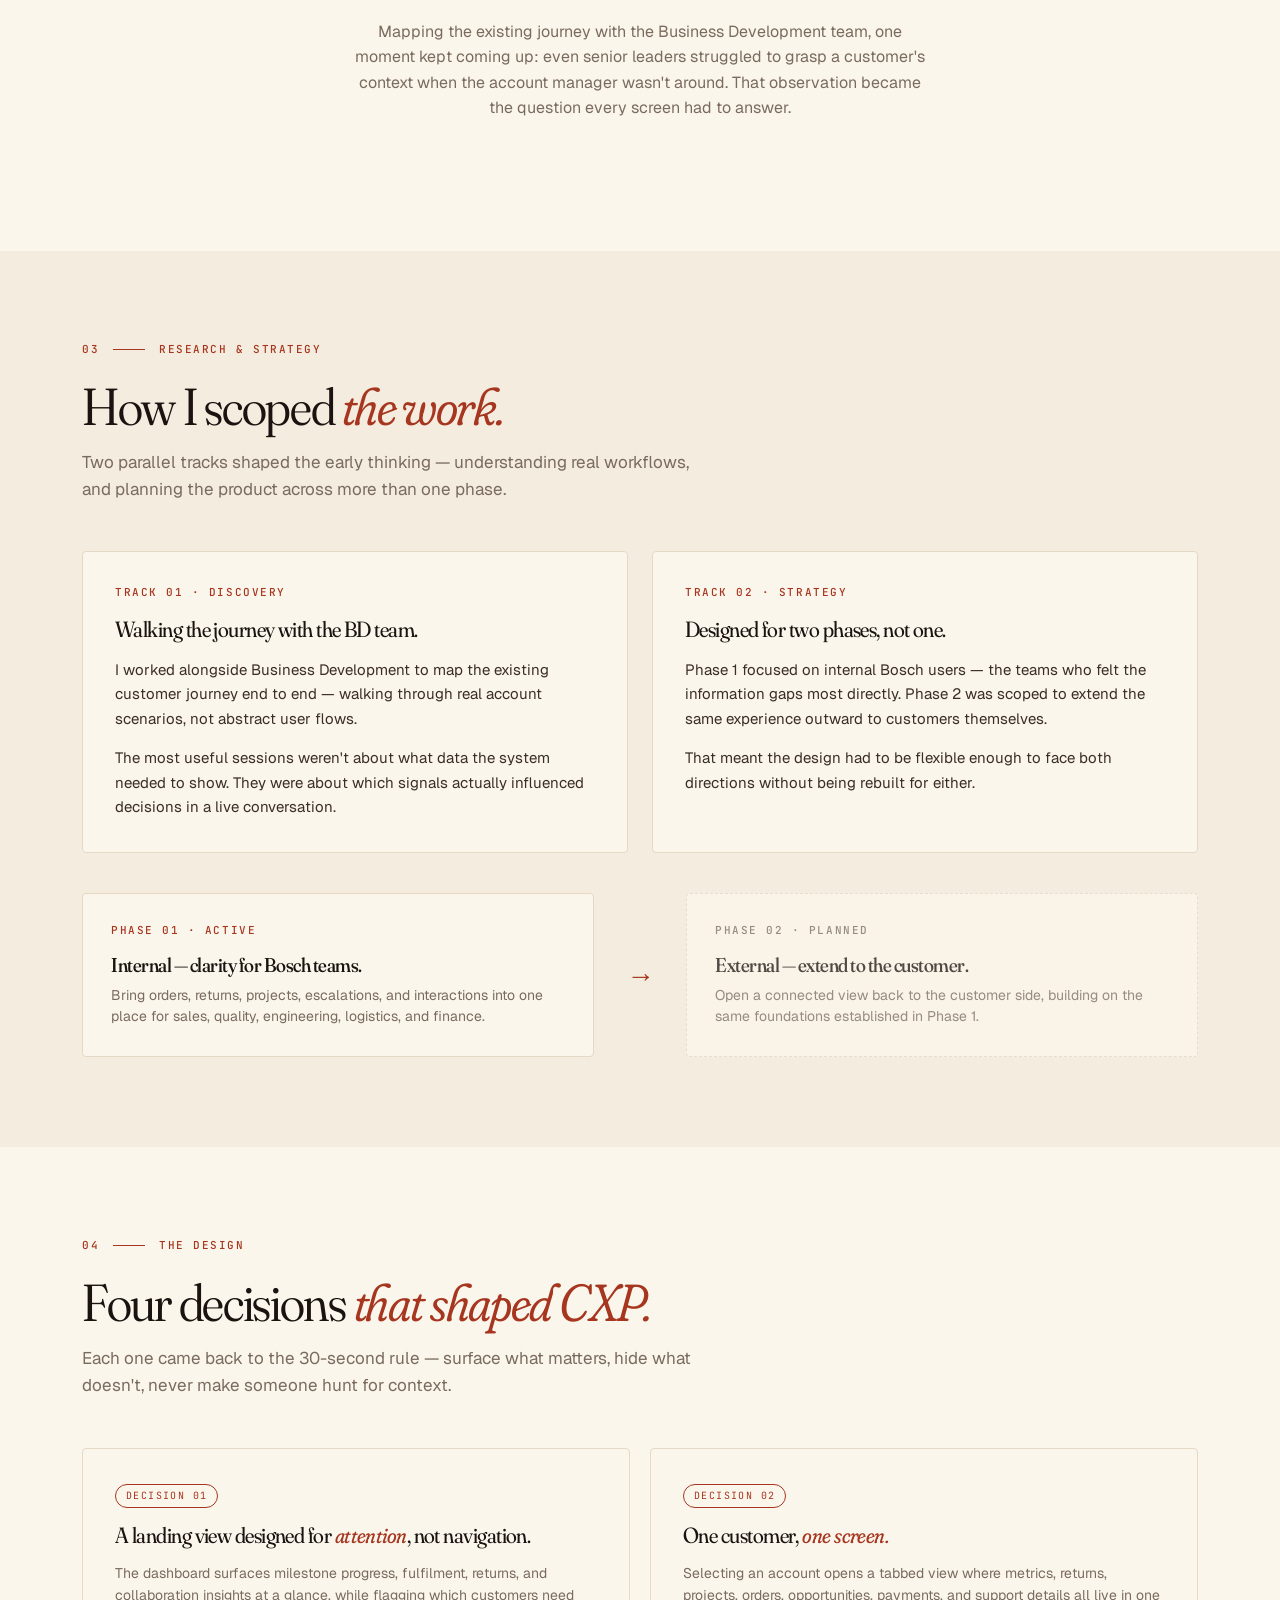
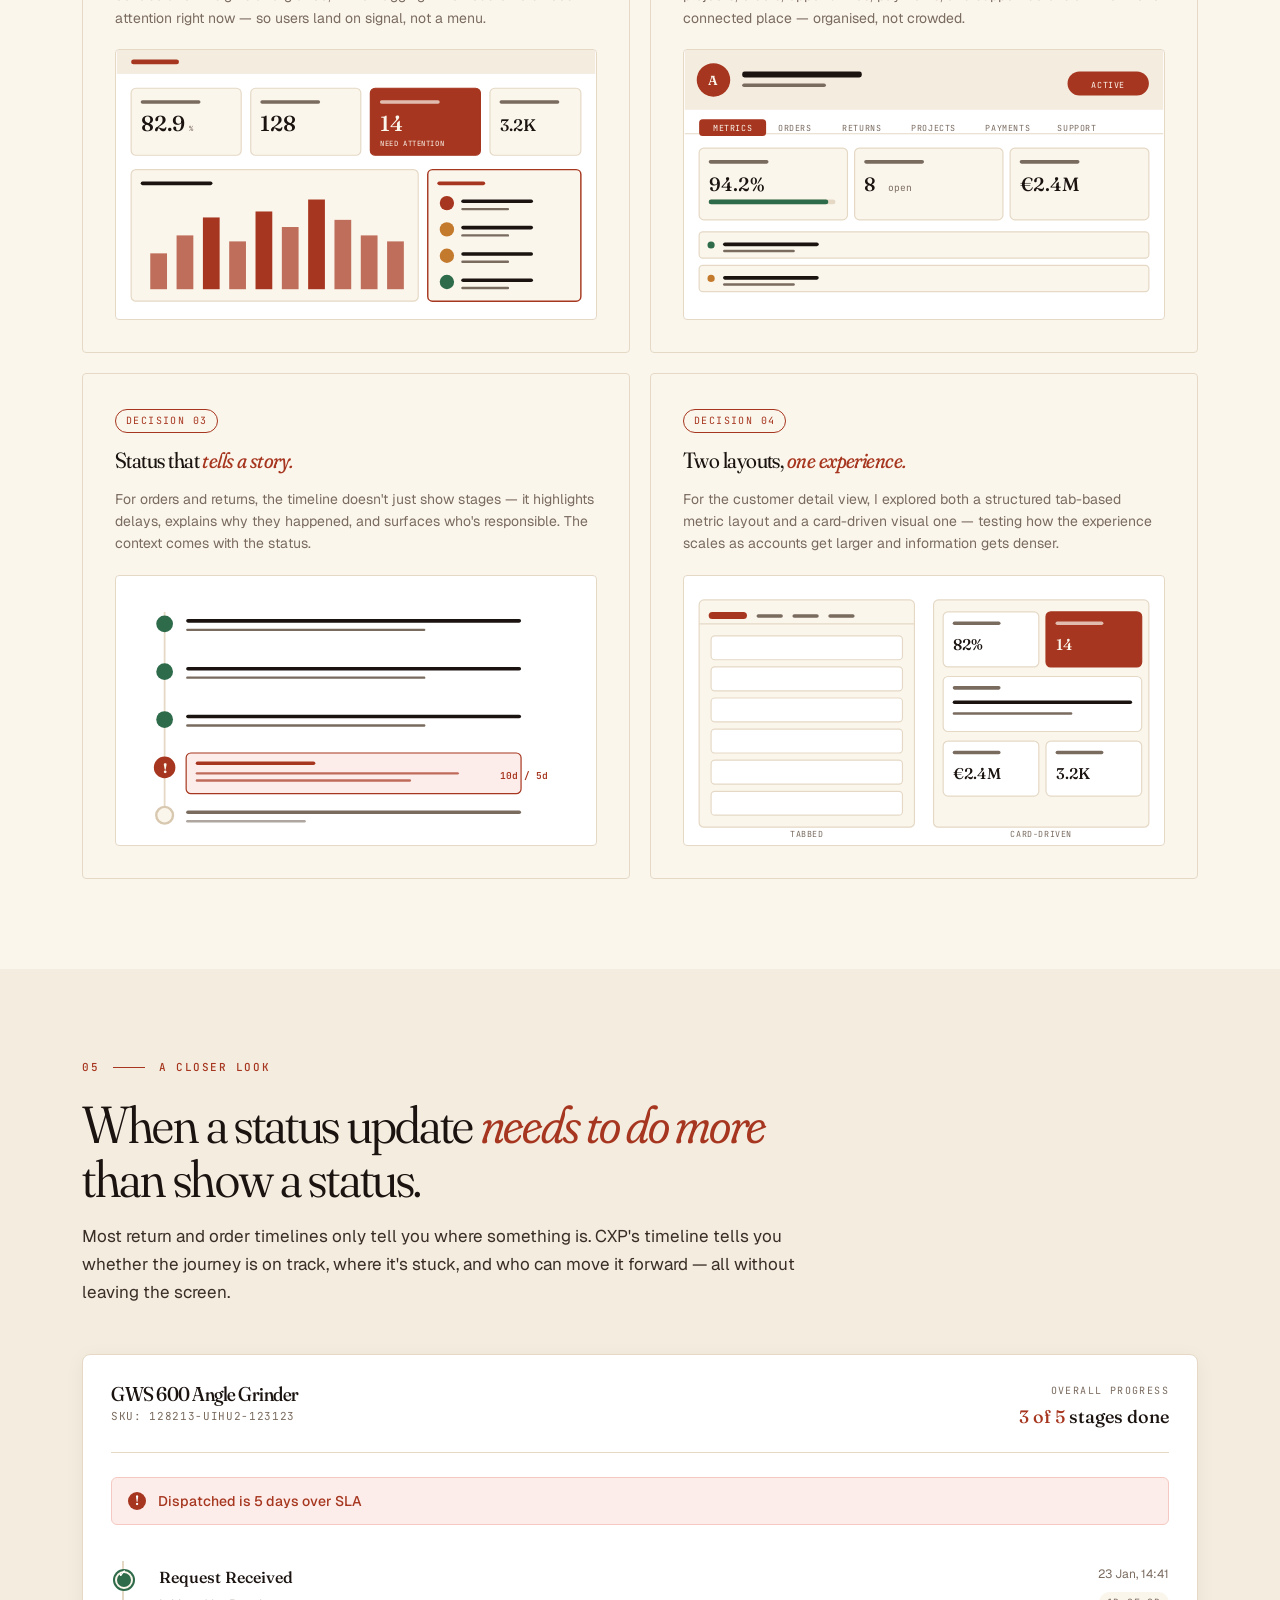
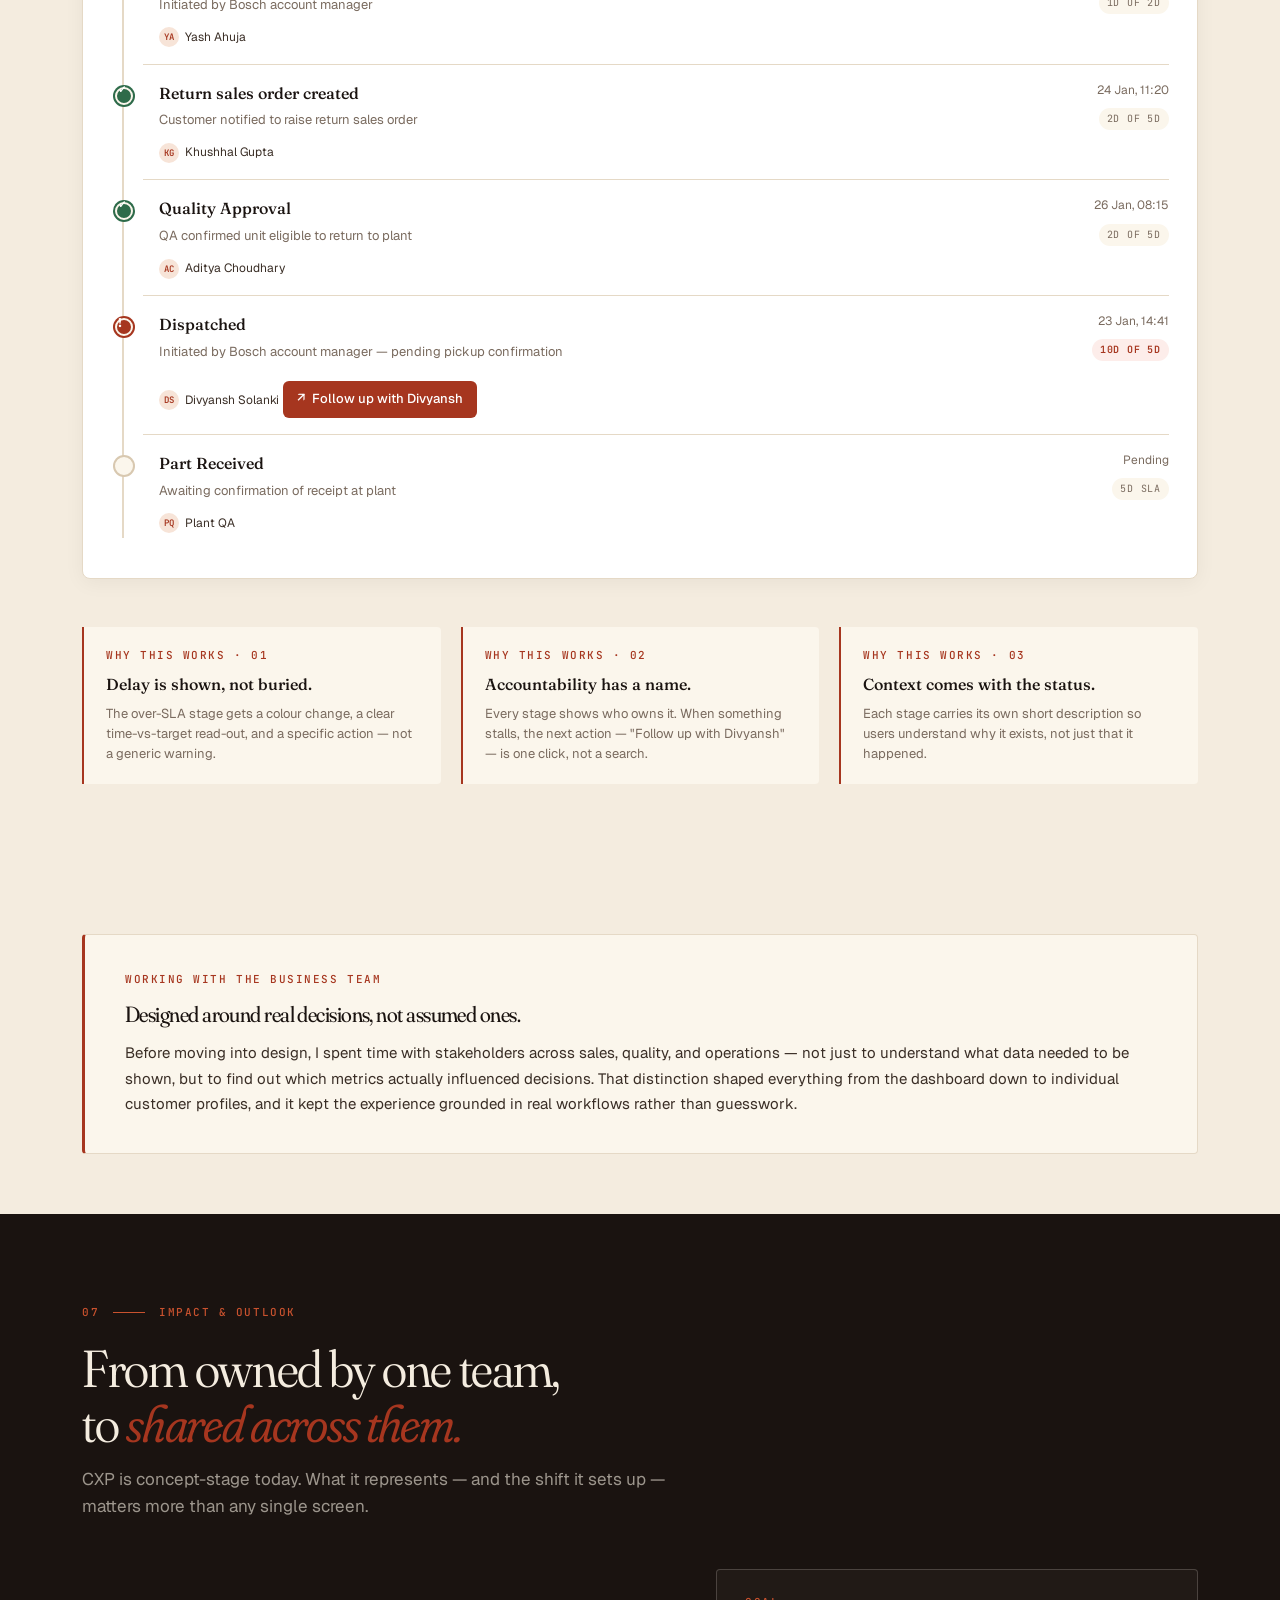
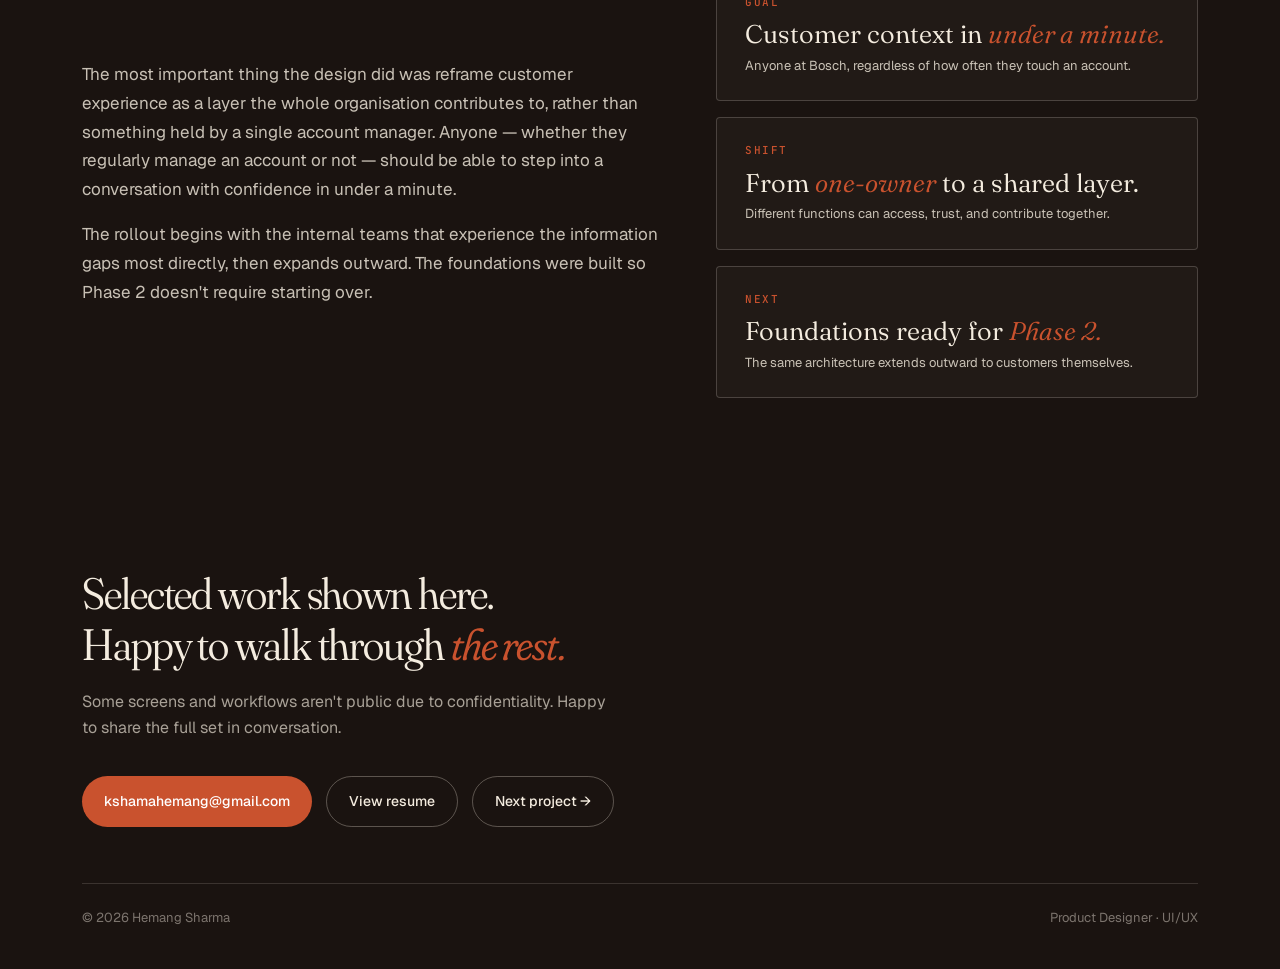
<file: uploads/bosch_cxp_case_study.html>
<!DOCTYPE html>
<html lang="en">
<head>
<meta charset="UTF-8" />
<meta name="viewport" content="width=device-width, initial-scale=1.0" />
<title>Bosch CXP — One Customer, One Screen · Hemang Sharma</title>
<link rel="preconnect" href="https://fonts.googleapis.com">
<link rel="preconnect" href="https://fonts.gstatic.com" crossorigin>
<link href="https://fonts.googleapis.com/css2?family=Fraunces:opsz,wght,SOFT@9..144,300..900,0..100&family=Geist:wght@300;400;500;600&family=JetBrains+Mono:wght@400;500&display=swap" rel="stylesheet">
<style>
  :root {
    --bg:        #F4ECDF;
    --bg-soft:   #FBF6EC;
    --ink:       #1A1310;
    --ink-2:     #3A2E26;
    --muted:     #7A6B5F;
    --line:      #E5D9C6;
    --line-2:    #D8C8B0;
    --accent:    #A6361F;
    --accent-2:  #C9522E;
    --accent-bg: #F7E4D8;
    --green:     #2E6B4A;
    --amber:     #C47A2C;
  }

  * { box-sizing: border-box; margin: 0; padding: 0; }
  html { scroll-behavior: smooth; }

  body {
    background: var(--bg);
    color: var(--ink);
    font-family: 'Geist', -apple-system, sans-serif;
    font-size: 16px;
    line-height: 1.6;
    -webkit-font-smoothing: antialiased;
    text-rendering: optimizeLegibility;
    overflow-x: hidden;
  }

  body::before {
    content: "";
    position: fixed; inset: 0;
    pointer-events: none; z-index: 9999;
    opacity: 0.35; mix-blend-mode: multiply;
    background-image: url("data:image/svg+xml,%3Csvg viewBox='0 0 200 200' xmlns='http://www.w3.org/2000/svg'%3E%3Cfilter id='n'%3E%3CfeTurbulence type='fractalNoise' baseFrequency='0.9' numOctaves='2' /%3E%3C/filter%3E%3Crect width='100%25' height='100%25' filter='url(%23n)' opacity='0.35'/%3E%3C/svg%3E");
  }

  /* Typography */
  .display, h1, h2, h3, h4 {
    font-family: 'Fraunces', Georgia, serif;
    font-variation-settings: "opsz" 144, "SOFT" 50;
    font-weight: 400;
    letter-spacing: -0.025em;
    line-height: 1.05;
    color: var(--ink);
  }
  .mono {
    font-family: 'JetBrains Mono', monospace;
    font-size: 11px;
    letter-spacing: 0.14em;
    text-transform: uppercase;
    font-weight: 500;
  }
  p { color: var(--ink-2); }

  /* Layout */
  .container { max-width: 1180px; margin: 0 auto; padding: 0 32px; }
  .container.wide { max-width: 1280px; }

  /* Nav */
  nav.top {
    position: sticky; top: 0; z-index: 100;
    background: rgba(244, 236, 223, 0.85);
    backdrop-filter: blur(20px);
    -webkit-backdrop-filter: blur(20px);
    border-bottom: 1px solid var(--line);
  }
  nav.top .inner {
    display: flex; align-items: center; justify-content: space-between;
    padding: 18px 32px; max-width: 1180px; margin: 0 auto;
  }
  nav .logo {
    font-family: 'Fraunces', serif;
    font-size: 22px; font-weight: 500; letter-spacing: -0.02em;
  }
  nav .logo span { color: var(--accent); }
  nav .links { display: flex; gap: 28px; align-items: center; }
  nav .links a {
    color: var(--ink-2); text-decoration: none;
    font-size: 14px; font-weight: 500; transition: color 0.2s;
  }
  nav .links a:hover { color: var(--accent); }
  nav .cta {
    padding: 8px 16px; border: 1px solid var(--ink);
    border-radius: 100px; font-size: 13px; font-weight: 500;
    color: var(--ink) !important; transition: all 0.2s;
  }
  nav .cta:hover { background: var(--ink); color: var(--bg) !important; }

  /* Section base */
  section { padding: 90px 0; position: relative; }
  section.tight { padding: 60px 0; }
  section.dark { background: var(--ink); color: var(--bg); }
  section.dark h2, section.dark h3 { color: var(--bg); }
  section.dark p { color: rgba(244, 236, 223, 0.8); }
  section.soft { background: var(--bg-soft); }

  .kicker {
    display: flex; align-items: center; gap: 14px;
    margin-bottom: 20px; color: var(--accent);
  }
  .kicker .num, .kicker .label {
    font-family: 'JetBrains Mono', monospace;
    font-size: 11px; font-weight: 500;
    letter-spacing: 0.14em; text-transform: uppercase;
  }
  .kicker .line { flex: 0 0 32px; height: 1px; background: var(--accent); }
  section.dark .kicker { color: var(--accent-2); }
  section.dark .kicker .line { background: var(--accent-2); }

  .sec-h {
    font-size: clamp(34px, 4.2vw, 52px);
    line-height: 1.05;
    margin-bottom: 16px;
    font-weight: 350;
  }
  .sec-h em {
    font-style: italic;
    font-variation-settings: "opsz" 144, "SOFT" 100;
    color: var(--accent);
  }
  .sec-sub {
    font-size: 17px; color: var(--muted);
    max-width: 620px; margin-bottom: 48px;
  }
  section.dark .sec-sub { color: rgba(244, 236, 223, 0.6); }

  /* ============ HERO ============ */
  .hero {
    padding: 80px 0 70px;
    position: relative;
    background:
      radial-gradient(ellipse 70% 50% at 80% 30%, rgba(201, 82, 46, 0.08), transparent 70%),
      radial-gradient(ellipse 60% 50% at 10% 80%, rgba(166, 54, 31, 0.05), transparent 70%);
  }
  .hero-tag {
    display: inline-flex;
    align-items: center; gap: 8px;
    padding: 6px 14px;
    border: 1px solid var(--line-2);
    color: var(--accent);
    background: var(--bg-soft);
    border-radius: 100px;
    font-family: 'JetBrains Mono', monospace;
    font-size: 10px; letter-spacing: 0.14em; text-transform: uppercase;
    margin-bottom: 32px;
  }
  .hero-tag::before {
    content: "B";
    width: 18px; height: 18px;
    background: var(--accent);
    color: #fff;
    border-radius: 3px;
    display: inline-flex;
    align-items: center; justify-content: center;
    font-family: 'Fraunces', serif;
    font-weight: 500;
    font-size: 11px;
    font-style: italic;
  }

  .hero h1 {
    font-size: clamp(44px, 7vw, 92px);
    line-height: 0.98;
    letter-spacing: -0.035em;
    margin-bottom: 28px;
    font-weight: 350;
    max-width: 16ch;
  }
  .hero h1 em {
    font-style: italic;
    font-variation-settings: "opsz" 144, "SOFT" 100;
    color: var(--accent);
  }
  .hero .lede {
    font-size: clamp(17px, 1.5vw, 20px);
    line-height: 1.55;
    max-width: 680px;
    color: var(--ink-2);
    margin-bottom: 48px;
  }

  /* Dashboard mockup */
  .dashboard {
    width: 100%;
    aspect-ratio: 16 / 10;
    background: var(--bg-soft);
    border: 1px solid var(--line-2);
    border-radius: 8px;
    overflow: hidden;
    box-shadow: 0 12px 60px rgba(26, 19, 16, 0.08), 0 2px 8px rgba(26, 19, 16, 0.04);
    display: flex;
    align-items: center; justify-content: center;
    background-image:
      radial-gradient(circle at 30% 40%, rgba(166, 54, 31, 0.08), transparent 50%),
      radial-gradient(circle at 70% 60%, rgba(46, 107, 74, 0.06), transparent 50%),
      linear-gradient(135deg, var(--accent-bg) 0%, #EFD7C5 100%);
  }
  .placeholder { position: relative; z-index: 1; text-align: center; padding: 20px; }
  .placeholder .mono { color: var(--accent); display: block; margin-bottom: 8px; }
  .placeholder .desc {
    font-family: 'Fraunces', serif; font-style: italic;
    color: var(--ink-2); font-size: 16px;
  }

  .meta-strip {
    margin-top: 56px;
    display: grid; grid-template-columns: repeat(4, 1fr); gap: 20px;
    padding-top: 32px; border-top: 1px solid var(--line);
  }
  .meta-item .label {
    font-family: 'JetBrains Mono', monospace;
    font-size: 10px; letter-spacing: 0.14em; text-transform: uppercase;
    color: var(--muted); margin-bottom: 8px;
  }
  .meta-item .value {
    font-family: 'Fraunces', serif; font-size: 16px;
    color: var(--ink); line-height: 1.3;
  }

  /* ============ PROBLEM (with fragmentation diagram) ============ */
  .problem-split {
    display: grid;
    grid-template-columns: 1.1fr 1fr;
    gap: 64px;
    align-items: center;
  }
  .problem-points { display: flex; flex-direction: column; gap: 20px; }
  .problem-point {
    padding: 20px 0;
    border-bottom: 1px solid var(--line);
  }
  .problem-point:last-child { border-bottom: none; }
  .problem-point .mono { color: var(--accent); margin-bottom: 8px; display: block; }
  .problem-point h4 {
    font-family: 'Fraunces', serif;
    font-size: 19px;
    line-height: 1.25;
    margin-bottom: 8px;
    font-weight: 500;
  }
  .problem-point p {
    font-size: 14px;
    line-height: 1.55;
    color: var(--muted);
  }

  .fragmentation {
    aspect-ratio: 1 / 1;
    width: 100%;
    background: var(--bg-soft);
    border: 1px solid var(--line);
    border-radius: 4px;
    padding: 20px;
    display: flex;
    align-items: center;
    justify-content: center;
  }

  .problem-conclusion {
    margin-top: 56px;
    padding: 28px 32px;
    background: var(--accent-bg);
    border-radius: 4px;
    border-left: 3px solid var(--accent);
  }
  .problem-conclusion .mono { color: var(--accent); margin-bottom: 8px; display: block; }
  .problem-conclusion p {
    font-family: 'Fraunces', serif;
    font-size: 18px;
    line-height: 1.5;
    color: var(--ink);
    font-style: italic;
    font-weight: 350;
  }

  /* ============ GUIDING PRINCIPLE — featured moment ============ */
  .principle-feature {
    text-align: center;
    padding: 40px 0;
  }
  .principle-tag {
    display: inline-flex;
    align-items: center; gap: 10px;
    padding: 8px 18px;
    background: var(--bg-soft);
    border: 1px solid var(--line);
    border-radius: 100px;
    font-family: 'JetBrains Mono', monospace;
    font-size: 11px;
    letter-spacing: 0.14em;
    text-transform: uppercase;
    color: var(--accent);
    margin-bottom: 40px;
  }
  .principle-tag .timer {
    width: 18px; height: 18px;
    border: 1.5px solid var(--accent);
    border-radius: 50%;
    position: relative;
  }
  .principle-tag .timer::before,
  .principle-tag .timer::after {
    content: "";
    position: absolute;
    background: var(--accent);
    left: 50%;
    top: 50%;
  }
  .principle-tag .timer::before {
    width: 1.5px;
    height: 6px;
    transform: translate(-50%, -100%);
    transform-origin: bottom;
    animation: tick 30s linear infinite;
  }
  .principle-tag .timer::after {
    width: 1.5px;
    height: 4px;
    transform: translate(-50%, -100%);
    transform-origin: bottom;
    animation: tick 60s linear infinite;
  }
  @keyframes tick {
    from { transform: translate(-50%, -100%) rotate(0deg); }
    to   { transform: translate(-50%, -100%) rotate(360deg); }
  }

  .principle-quote {
    font-family: 'Fraunces', serif;
    font-size: clamp(28px, 4vw, 52px);
    line-height: 1.15;
    font-weight: 350;
    letter-spacing: -0.025em;
    max-width: 18ch;
    margin: 0 auto 32px;
    font-variation-settings: "opsz" 144, "SOFT" 80;
  }
  .principle-quote em {
    font-style: italic;
    color: var(--accent);
    font-variation-settings: "opsz" 144, "SOFT" 100;
  }
  .principle-context {
    font-size: 16px;
    line-height: 1.6;
    color: var(--muted);
    max-width: 580px;
    margin: 0 auto;
  }

  /* ============ RESEARCH & STRATEGY ============ */
  .research-grid {
    display: grid;
    grid-template-columns: 1fr 1fr;
    gap: 24px;
  }
  .research-card {
    background: var(--bg-soft);
    border: 1px solid var(--line);
    border-radius: 4px;
    padding: 32px;
  }
  .research-card .mono { color: var(--accent); margin-bottom: 14px; display: block; }
  .research-card h3 {
    font-family: 'Fraunces', serif;
    font-size: 22px;
    margin-bottom: 14px;
    font-weight: 400;
    line-height: 1.25;
  }
  .research-card p {
    font-size: 15px;
    line-height: 1.65;
    color: var(--ink-2);
    margin-bottom: 14px;
  }
  .research-card p:last-child { margin-bottom: 0; }

  /* Phased strategy */
  .phases {
    margin-top: 40px;
    display: grid;
    grid-template-columns: 1fr 60px 1fr;
    gap: 16px;
    align-items: stretch;
  }
  .phase {
    background: var(--bg-soft);
    border: 1px solid var(--line);
    border-radius: 4px;
    padding: 28px;
  }
  .phase.future {
    border-style: dashed;
    opacity: 0.75;
  }
  .phase .mono {
    color: var(--accent);
    margin-bottom: 12px;
    display: block;
  }
  .phase.future .mono { color: var(--muted); }
  .phase h4 {
    font-family: 'Fraunces', serif;
    font-size: 20px;
    margin-bottom: 8px;
    font-weight: 500;
    line-height: 1.25;
  }
  .phase p {
    font-size: 14px;
    line-height: 1.55;
    color: var(--muted);
  }
  .phase-arrow {
    display: flex;
    align-items: center;
    justify-content: center;
    font-family: 'Fraunces', serif;
    font-size: 28px;
    color: var(--accent);
    font-style: italic;
  }

  /* ============ FOUR DESIGN DECISIONS ============ */
  .decisions-grid {
    display: grid;
    grid-template-columns: repeat(2, 1fr);
    gap: 20px;
  }
  .decision {
    background: var(--bg-soft);
    border: 1px solid var(--line);
    border-radius: 4px;
    padding: 32px;
    transition: transform 0.3s, box-shadow 0.3s;
  }
  .decision:hover {
    transform: translateY(-2px);
    box-shadow: 0 4px 14px rgba(26,19,16,0.06);
  }
  .decision .dec-tag {
    font-family: 'JetBrains Mono', monospace;
    font-size: 10px; letter-spacing: 0.14em; text-transform: uppercase;
    color: var(--accent);
    margin-bottom: 14px;
    display: inline-block;
    padding: 3px 10px;
    border: 1px solid var(--accent);
    border-radius: 100px;
  }
  .decision h3 {
    font-family: 'Fraunces', serif;
    font-size: 22px;
    line-height: 1.2;
    margin-bottom: 14px;
    font-weight: 400;
  }
  .decision h3 em {
    font-style: italic;
    color: var(--accent);
    font-variation-settings: "opsz" 144, "SOFT" 100;
  }
  .decision p {
    font-size: 14px;
    line-height: 1.6;
    color: var(--muted);
    margin-bottom: 20px;
  }
  .decision-visual {
    aspect-ratio: 16 / 9;
    background: #FFFFFF;
    border: 1px solid var(--line);
    border-radius: 4px;
    overflow: hidden;
  }
  .dec-svg { width: 100%; height: 100%; }

  /* ============ TIMELINE FEATURED ============ */
  .timeline-intro {
    font-size: 17px;
    line-height: 1.65;
    color: var(--ink-2);
    max-width: 760px;
    margin-bottom: 48px;
  }
  .timeline-frame {
    background: #FFFFFF;
    border: 1px solid var(--line);
    border-radius: 8px;
    padding: 28px;
    box-shadow: 0 4px 20px rgba(26, 19, 16, 0.05);
  }
  .timeline-head {
    display: flex;
    justify-content: space-between;
    align-items: flex-start;
    margin-bottom: 24px;
    padding-bottom: 20px;
    border-bottom: 1px solid var(--line);
  }
  .timeline-head h4 {
    font-family: 'Fraunces', serif;
    font-size: 20px;
    margin-bottom: 4px;
    font-weight: 500;
  }
  .timeline-head .sku {
    font-family: 'JetBrains Mono', monospace;
    font-size: 11px;
    color: var(--muted);
    letter-spacing: 0.06em;
  }
  .timeline-head .progress {
    text-align: right;
  }
  .timeline-head .progress-label {
    font-family: 'JetBrains Mono', monospace;
    font-size: 10px;
    letter-spacing: 0.14em;
    text-transform: uppercase;
    color: var(--muted);
    margin-bottom: 4px;
  }
  .timeline-head .progress-value {
    font-family: 'Fraunces', serif;
    font-size: 18px;
    font-weight: 500;
    color: var(--ink);
  }
  .timeline-head .progress-value em {
    font-style: normal; color: var(--accent);
  }

  .sla-alert {
    background: #FDEDEA;
    border: 1px solid #F5C9C2;
    border-radius: 6px;
    padding: 12px 16px;
    margin-bottom: 24px;
    display: flex;
    gap: 12px;
    align-items: center;
  }
  .sla-alert .icon {
    width: 18px; height: 18px;
    background: var(--accent);
    color: #fff;
    border-radius: 50%;
    display: flex; align-items: center; justify-content: center;
    font-family: 'Fraunces', serif;
    font-size: 13px;
    font-weight: 600;
    flex: 0 0 18px;
  }
  .sla-alert .text {
    font-size: 14px;
    color: var(--accent);
    font-weight: 500;
  }

  .stages {
    list-style: none;
    position: relative;
    padding-left: 32px;
  }
  .stages::before {
    content: "";
    position: absolute;
    left: 11px; top: 12px; bottom: 12px;
    width: 1.5px;
    background: var(--line);
  }
  .stage {
    position: relative;
    padding: 16px 0 16px 16px;
    border-bottom: 1px solid var(--line);
  }
  .stage:last-child { border-bottom: none; }
  .stage::before {
    content: "";
    position: absolute;
    left: -28px; top: 22px;
    width: 14px; height: 14px;
    background: var(--green);
    border-radius: 50%;
    border: 2px solid var(--bg-soft);
    box-shadow: 0 0 0 2px var(--green);
  }
  .stage::after {
    content: "✓";
    position: absolute;
    left: -25px; top: 17px;
    color: #fff;
    font-size: 10px;
    font-weight: 700;
  }
  .stage.over::before { background: var(--accent); box-shadow: 0 0 0 2px var(--accent); }
  .stage.over::after { content: "!"; font-family: 'Fraunces', serif; font-size: 12px; }
  .stage.pending::before { background: var(--bg-soft); box-shadow: 0 0 0 2px var(--line-2); }
  .stage.pending::after { content: ""; }

  .stage-row {
    display: flex;
    justify-content: space-between;
    align-items: flex-start;
    gap: 20px;
  }
  .stage-info h5 {
    font-family: 'Fraunces', serif;
    font-size: 16px;
    margin-bottom: 4px;
    font-weight: 500;
  }
  .stage-info .desc {
    font-size: 13px;
    color: var(--muted);
    margin-bottom: 8px;
    line-height: 1.5;
  }
  .stage-info .person {
    display: inline-flex;
    align-items: center; gap: 6px;
    font-size: 12px;
    color: var(--ink-2);
  }
  .stage-info .person .avatar {
    width: 20px; height: 20px;
    background: var(--accent-bg);
    color: var(--accent);
    border-radius: 50%;
    display: flex; align-items: center; justify-content: center;
    font-family: 'JetBrains Mono', monospace;
    font-size: 9px;
    font-weight: 600;
  }

  .stage-meta {
    text-align: right;
    flex-shrink: 0;
  }
  .stage-meta .date {
    font-size: 12px;
    color: var(--muted);
    margin-bottom: 4px;
  }
  .stage-meta .sla {
    font-family: 'JetBrains Mono', monospace;
    font-size: 10px;
    letter-spacing: 0.08em;
    text-transform: uppercase;
    padding: 3px 8px;
    border-radius: 100px;
    background: var(--bg-soft);
    color: var(--muted);
    display: inline-block;
  }
  .stage-meta .sla.over {
    background: #FDEDEA;
    color: var(--accent);
    font-weight: 600;
  }
  .stage-meta .sla.pending {
    background: var(--bg-soft);
    color: var(--muted);
  }

  .stage.over .followup {
    margin-top: 12px;
    display: inline-block;
    background: var(--accent);
    color: #fff;
    padding: 8px 14px;
    border-radius: 6px;
    font-size: 13px;
    font-weight: 500;
  }
  .stage.over .followup::before {
    content: "↗ ";
    margin-right: 4px;
  }

  .timeline-annotations {
    margin-top: 48px;
    display: grid;
    grid-template-columns: repeat(3, 1fr);
    gap: 20px;
  }
  .annotation {
    padding: 20px 22px;
    border-left: 2px solid var(--accent);
    background: var(--bg-soft);
    border-radius: 0 4px 4px 0;
  }
  .annotation .mono { color: var(--accent); margin-bottom: 8px; display: block; }
  .annotation h5 {
    font-family: 'Fraunces', serif;
    font-size: 16px;
    margin-bottom: 6px;
    font-weight: 500;
  }
  .annotation p {
    font-size: 13px;
    line-height: 1.55;
    color: var(--muted);
  }

  /* ============ IMPACT / OUTLOOK ============ */
  .impact-grid {
    display: grid;
    grid-template-columns: 1.2fr 1fr;
    gap: 56px;
    align-items: center;
  }
  .impact-grid p {
    font-size: 17px;
    line-height: 1.7;
    color: rgba(244, 236, 223, 0.85);
    margin-bottom: 16px;
  }
  .impact-grid p:last-child { margin-bottom: 0; }

  .impact-stats {
    display: flex;
    flex-direction: column;
    gap: 16px;
  }
  .stat {
    padding: 24px 28px;
    border: 1px solid rgba(244, 236, 223, 0.2);
    border-radius: 4px;
    background: rgba(244, 236, 223, 0.03);
  }
  .stat .mono {
    color: var(--accent-2);
    margin-bottom: 8px;
    display: block;
  }
  .stat .big {
    font-family: 'Fraunces', serif;
    font-size: clamp(20px, 2vw, 26px);
    line-height: 1.2;
    color: var(--bg);
    font-weight: 350;
    margin-bottom: 6px;
  }
  .stat .big em {
    font-style: italic;
    color: var(--accent-2);
  }
  .stat p {
    font-size: 13px;
    line-height: 1.55;
    color: rgba(244, 236, 223, 0.6);
    margin: 0;
  }

  /* ============ CLOSING NOTE — working with stakeholders ============ */
  .closing-note {
    padding: 36px 40px;
    background: var(--bg-soft);
    border: 1px solid var(--line);
    border-radius: 4px;
    border-left: 3px solid var(--accent);
  }
  .closing-note .mono {
    color: var(--accent);
    margin-bottom: 14px;
    display: block;
  }
  .closing-note h3 {
    font-family: 'Fraunces', serif;
    font-size: 22px;
    margin-bottom: 14px;
    font-weight: 400;
  }
  .closing-note p {
    font-size: 15px;
    line-height: 1.7;
    color: var(--ink-2);
  }

  /* Footer */
  footer {
    background: var(--ink); color: var(--bg);
    padding: 80px 0 40px;
  }
  footer h2 {
    font-size: clamp(30px, 4vw, 44px);
    line-height: 1.15; color: var(--bg);
    margin-bottom: 20px; font-weight: 350;
    max-width: 700px;
  }
  footer h2 em {
    color: var(--accent-2); font-style: italic;
    font-variation-settings: "opsz" 144, "SOFT" 100;
  }
  footer .lede {
    font-size: 16px; color: rgba(244, 236, 223, 0.65);
    margin-bottom: 36px; max-width: 540px;
  }
  footer .actions {
    display: flex; gap: 14px; margin-bottom: 56px; flex-wrap: wrap;
  }
  footer .btn {
    padding: 13px 22px; border-radius: 100px;
    font-size: 14px; font-weight: 500;
    text-decoration: none; transition: all 0.2s;
    display: inline-flex; align-items: center; gap: 8px;
  }
  footer .btn.primary { background: var(--accent-2); color: #fff; }
  footer .btn.primary:hover { background: var(--accent); }
  footer .btn.ghost {
    background: transparent; color: var(--bg);
    border: 1px solid rgba(244, 236, 223, 0.3);
  }
  footer .btn.ghost:hover { background: rgba(244, 236, 223, 0.08); }
  footer .bottom {
    border-top: 1px solid rgba(244, 236, 223, 0.15);
    padding-top: 24px;
    display: flex; justify-content: space-between; align-items: center;
    font-size: 13px; color: rgba(244, 236, 223, 0.45);
    flex-wrap: wrap; gap: 12px;
  }

  /* Responsive */
  @media (max-width: 900px) {
    .container { padding: 0 20px; }
    nav.top .inner { padding: 14px 20px; }
    nav .links { gap: 14px; }
    nav .links a:not(.cta) { display: none; }
    section { padding: 60px 0; }
    .hero { padding: 40px 0 50px; }
    .meta-strip { grid-template-columns: repeat(2, 1fr); }
    .problem-split { grid-template-columns: 1fr; gap: 32px; }
    .research-grid { grid-template-columns: 1fr; }
    .phases { grid-template-columns: 1fr; }
    .phase-arrow { transform: rotate(90deg); }
    .decisions-grid { grid-template-columns: 1fr; }
    .timeline-annotations { grid-template-columns: 1fr; }
    .impact-grid { grid-template-columns: 1fr; gap: 32px; }
    .stage-row { flex-direction: column; gap: 12px; }
    .stage-meta { text-align: left; }
  }
</style>
</head>
<body>

<!-- ============ NAV ============ -->
<nav class="top">
  <div class="inner">
    <a href="#" class="logo">Hemang<span>.</span></a>
    <div class="links">
      <a href="#">Home</a>
      <a href="#">Projects</a>
      <a href="#">About</a>
      <a href="#" class="cta">View Resume</a>
    </div>
  </div>
</nav>

<!-- ============ HERO ============ -->
<section class="hero">
  <div class="container">
    <div class="hero-tag">
      <span>Bosch · Customer Experience Platform</span>
    </div>

    <h1>
      One customer.<br>
      Five teams.<br>
      <em>One screen.</em>
    </h1>

    <p class="lede">
      An internal Customer Experience Platform that brings orders, returns, projects, and escalations into a single connected view — so any team at Bosch can step into a customer conversation with the full picture.
    </p>

    <div class="dashboard">
      <div class="placeholder">
        <span class="mono">[ Hero screenshot ]</span>
        <span class="desc">CXP dashboard overview — customer list,<br>metrics, and account-level insights</span>
      </div>
    </div>

    <div class="meta-strip">
      <div class="meta-item">
        <div class="label">Role</div>
        <div class="value">UI/UX Designer</div>
      </div>
      <div class="meta-item">
        <div class="label">Team</div>
        <div class="value">Solo Designer</div>
      </div>
      <div class="meta-item">
        <div class="label">Duration</div>
        <div class="value">1 month</div>
      </div>
      <div class="meta-item">
        <div class="label">Stage</div>
        <div class="value">Ideation &amp; Concept</div>
      </div>
    </div>
  </div>
</section>

<!-- ============ 01 · THE PROBLEM ============ -->
<section>
  <div class="container">
    <div class="kicker">
      <span class="num">01</span>
      <span class="line"></span>
      <span class="label">The Problem</span>
    </div>
    <h2 class="sec-h">Five teams, five tools,<br><em>one customer in the middle.</em></h2>
    <p class="sec-sub">Bosch's customer interactions are naturally complex — sales, quality, engineering, logistics, and finance all touch the same accounts. But they don't see the same picture.</p>

    <div class="problem-split">
      <div class="fragmentation">
        <svg width="100%" height="100%" viewBox="0 0 400 400" fill="none" xmlns="http://www.w3.org/2000/svg">
          <!-- Outer team circles -->
          <!-- Sales -->
          <circle cx="200" cy="60" r="38" fill="#FBF6EC" stroke="#D8C8B0" stroke-width="1"/>
          <text x="200" y="58" text-anchor="middle" font-family="JetBrains Mono" font-size="9" fill="#1A1310" letter-spacing="1" font-weight="500">SALES</text>
          <text x="200" y="70" text-anchor="middle" font-family="JetBrains Mono" font-size="7" fill="#7A6B5F">CRM</text>

          <!-- Engineering -->
          <circle cx="340" cy="150" r="38" fill="#FBF6EC" stroke="#D8C8B0" stroke-width="1"/>
          <text x="340" y="148" text-anchor="middle" font-family="JetBrains Mono" font-size="9" fill="#1A1310" letter-spacing="1" font-weight="500">ENG</text>
          <text x="340" y="160" text-anchor="middle" font-family="JetBrains Mono" font-size="7" fill="#7A6B5F">PLM</text>

          <!-- Logistics -->
          <circle cx="305" cy="305" r="38" fill="#FBF6EC" stroke="#D8C8B0" stroke-width="1"/>
          <text x="305" y="303" text-anchor="middle" font-family="JetBrains Mono" font-size="9" fill="#1A1310" letter-spacing="1" font-weight="500">LOG</text>
          <text x="305" y="315" text-anchor="middle" font-family="JetBrains Mono" font-size="7" fill="#7A6B5F">SAP</text>

          <!-- Quality -->
          <circle cx="95" cy="305" r="38" fill="#FBF6EC" stroke="#D8C8B0" stroke-width="1"/>
          <text x="95" y="303" text-anchor="middle" font-family="JetBrains Mono" font-size="9" fill="#1A1310" letter-spacing="1" font-weight="500">QUALITY</text>
          <text x="95" y="315" text-anchor="middle" font-family="JetBrains Mono" font-size="7" fill="#7A6B5F">QMS</text>

          <!-- Finance -->
          <circle cx="60" cy="150" r="38" fill="#FBF6EC" stroke="#D8C8B0" stroke-width="1"/>
          <text x="60" y="148" text-anchor="middle" font-family="JetBrains Mono" font-size="9" fill="#1A1310" letter-spacing="1" font-weight="500">FINANCE</text>
          <text x="60" y="160" text-anchor="middle" font-family="JetBrains Mono" font-size="7" fill="#7A6B5F">ERP</text>

          <!-- Broken/dashed lines to customer -->
          <line x1="200" y1="98" x2="200" y2="170" stroke="#D8C8B0" stroke-width="1" stroke-dasharray="3 4" opacity="0.6"/>
          <line x1="302" y1="150" x2="225" y2="195" stroke="#D8C8B0" stroke-width="1" stroke-dasharray="3 4" opacity="0.6"/>
          <line x1="267" y1="290" x2="215" y2="225" stroke="#D8C8B0" stroke-width="1" stroke-dasharray="3 4" opacity="0.6"/>
          <line x1="133" y1="290" x2="185" y2="225" stroke="#D8C8B0" stroke-width="1" stroke-dasharray="3 4" opacity="0.6"/>
          <line x1="98" y1="150" x2="175" y2="195" stroke="#D8C8B0" stroke-width="1" stroke-dasharray="3 4" opacity="0.6"/>

          <!-- Customer in center, fragmented look -->
          <circle cx="200" cy="200" r="50" fill="none" stroke="#A6361F" stroke-width="1.5" stroke-dasharray="6 4"/>
          <text x="200" y="195" text-anchor="middle" font-family="JetBrains Mono" font-size="9" fill="#A6361F" letter-spacing="1" font-weight="600">CUSTOMER</text>
          <text x="200" y="210" text-anchor="middle" font-family="Fraunces" font-style="italic" font-size="11" fill="#A6361F">no shared view</text>

          <!-- Small fragment indicators around customer -->
          <circle cx="170" cy="180" r="3" fill="#A6361F" opacity="0.3"/>
          <circle cx="230" cy="190" r="3" fill="#A6361F" opacity="0.3"/>
          <circle cx="225" cy="220" r="3" fill="#A6361F" opacity="0.3"/>
          <circle cx="175" cy="215" r="3" fill="#A6361F" opacity="0.3"/>
        </svg>
      </div>

      <div class="problem-points">
        <div class="problem-point">
          <span class="mono">Signal 01</span>
          <h4>No single view of the customer</h4>
          <p>Different teams worked in different systems. Even the people serving the same account were looking at different versions of it.</p>
        </div>
        <div class="problem-point">
          <span class="mono">Signal 02</span>
          <h4>Conversations got lost between teams</h4>
          <p>Communications were hard to track once they moved across functions. Important context disappeared in the handover.</p>
        </div>
        <div class="problem-point">
          <span class="mono">Signal 03</span>
          <h4>Escalations landed at the wrong door</h4>
          <p>Without shared visibility, escalations often reached the wrong point of contact — costing time, and trust.</p>
        </div>
      </div>
    </div>

    <div class="problem-conclusion">
      <span class="mono">The cost</span>
      <p>Lower satisfaction. Missed opportunities. Slower response times. All tracing back to the same root: nobody had the full picture in one place.</p>
    </div>
  </div>
</section>

<!-- ============ 02 · THE GUIDING PRINCIPLE ============ -->
<section class="soft">
  <div class="container">
    <div class="kicker">
      <span class="num">02</span>
      <span class="line"></span>
      <span class="label">The Guiding Principle</span>
    </div>

    <div class="principle-feature">
      <div class="principle-tag">
        <span class="timer"></span>
        <span>The 30-second rule</span>
      </div>

      <h2 class="principle-quote">
        What does someone at Bosch need to know in the next <em>30 seconds</em> to help this customer?
      </h2>

      <p class="principle-context">
        Mapping the existing journey with the Business Development team, one moment kept coming up: even senior leaders struggled to grasp a customer's context when the account manager wasn't around. That observation became the question every screen had to answer.
      </p>
    </div>
  </div>
</section>

<!-- ============ 03 · RESEARCH & STRATEGY ============ -->
<section>
  <div class="container">
    <div class="kicker">
      <span class="num">03</span>
      <span class="line"></span>
      <span class="label">Research &amp; Strategy</span>
    </div>
    <h2 class="sec-h">How I scoped <em>the work.</em></h2>
    <p class="sec-sub">Two parallel tracks shaped the early thinking — understanding real workflows, and planning the product across more than one phase.</p>

    <div class="research-grid">
      <div class="research-card">
        <span class="mono">Track 01 · Discovery</span>
        <h3>Walking the journey with the BD team.</h3>
        <p>I worked alongside Business Development to map the existing customer journey end to end — walking through real account scenarios, not abstract user flows.</p>
        <p>The most useful sessions weren't about what data the system needed to show. They were about which signals actually influenced decisions in a live conversation.</p>
      </div>

      <div class="research-card">
        <span class="mono">Track 02 · Strategy</span>
        <h3>Designed for two phases, not one.</h3>
        <p>Phase 1 focused on internal Bosch users — the teams who felt the information gaps most directly. Phase 2 was scoped to extend the same experience outward to customers themselves.</p>
        <p>That meant the design had to be flexible enough to face both directions without being rebuilt for either.</p>
      </div>
    </div>

    <div class="phases">
      <div class="phase">
        <span class="mono">Phase 01 · Active</span>
        <h4>Internal — clarity for Bosch teams.</h4>
        <p>Bring orders, returns, projects, escalations, and interactions into one place for sales, quality, engineering, logistics, and finance.</p>
      </div>
      <div class="phase-arrow">→</div>
      <div class="phase future">
        <span class="mono">Phase 02 · Planned</span>
        <h4>External — extend to the customer.</h4>
        <p>Open a connected view back to the customer side, building on the same foundations established in Phase 1.</p>
      </div>
    </div>
  </div>
</section>

<!-- ============ 04 · DESIGN DECISIONS ============ -->
<section class="soft">
  <div class="container">
    <div class="kicker">
      <span class="num">04</span>
      <span class="line"></span>
      <span class="label">The Design</span>
    </div>
    <h2 class="sec-h">Four decisions <em>that shaped CXP.</em></h2>
    <p class="sec-sub">Each one came back to the 30-second rule — surface what matters, hide what doesn't, never make someone hunt for context.</p>

    <div class="decisions-grid">
      <!-- Decision 01: Landing view -->
      <div class="decision">
        <span class="dec-tag">Decision 01</span>
        <h3>A landing view designed for <em>attention</em>, not navigation.</h3>
        <p>The dashboard surfaces milestone progress, fulfilment, returns, and collaboration insights at a glance, while flagging which customers need attention right now — so users land on signal, not a menu.</p>
        <div class="decision-visual">
          <svg class="dec-svg" viewBox="0 0 400 225" fill="none" xmlns="http://www.w3.org/2000/svg">
            <!-- Top bar -->
            <rect x="0" y="0" width="400" height="20" fill="#F4ECDF"/>
            <rect x="12" y="8" width="40" height="4" rx="2" fill="#A6361F"/>

            <!-- Metric cards -->
            <rect x="12" y="32" width="92" height="56" rx="4" fill="#FBF6EC" stroke="#E5D9C6"/>
            <rect x="20" y="42" width="50" height="3" rx="1.5" fill="#7A6B5F"/>
            <text x="20" y="68" font-family="Fraunces" font-size="18" fill="#1A1310" font-weight="500">82.9</text>
            <text x="60" y="68" font-family="JetBrains Mono" font-size="6" fill="#7A6B5F">%</text>

            <rect x="112" y="32" width="92" height="56" rx="4" fill="#FBF6EC" stroke="#E5D9C6"/>
            <rect x="120" y="42" width="50" height="3" rx="1.5" fill="#7A6B5F"/>
            <text x="120" y="68" font-family="Fraunces" font-size="18" fill="#1A1310" font-weight="500">128</text>

            <rect x="212" y="32" width="92" height="56" rx="4" fill="#A6361F" stroke="#A6361F"/>
            <rect x="220" y="42" width="50" height="3" rx="1.5" fill="#FBF6EC" opacity="0.7"/>
            <text x="220" y="68" font-family="Fraunces" font-size="18" fill="#FBF6EC" font-weight="500">14</text>
            <text x="220" y="80" font-family="JetBrains Mono" font-size="6" fill="#FBF6EC" letter-spacing="0.5">NEED ATTENTION</text>

            <rect x="312" y="32" width="76" height="56" rx="4" fill="#FBF6EC" stroke="#E5D9C6"/>
            <rect x="320" y="42" width="50" height="3" rx="1.5" fill="#7A6B5F"/>
            <text x="320" y="68" font-family="Fraunces" font-size="14" fill="#1A1310" font-weight="500">3.2K</text>

            <!-- Chart area -->
            <rect x="12" y="100" width="240" height="110" rx="4" fill="#FBF6EC" stroke="#E5D9C6"/>
            <rect x="20" y="110" width="60" height="3" rx="1.5" fill="#1A1310"/>
            <!-- bars -->
            <rect x="28" y="170" width="14" height="30" fill="#A6361F" opacity="0.7"/>
            <rect x="50" y="155" width="14" height="45" fill="#A6361F" opacity="0.7"/>
            <rect x="72" y="140" width="14" height="60" fill="#A6361F"/>
            <rect x="94" y="160" width="14" height="40" fill="#A6361F" opacity="0.7"/>
            <rect x="116" y="135" width="14" height="65" fill="#A6361F"/>
            <rect x="138" y="148" width="14" height="52" fill="#A6361F" opacity="0.7"/>
            <rect x="160" y="125" width="14" height="75" fill="#A6361F"/>
            <rect x="182" y="142" width="14" height="58" fill="#A6361F" opacity="0.7"/>
            <rect x="204" y="155" width="14" height="45" fill="#A6361F" opacity="0.7"/>
            <rect x="226" y="160" width="14" height="40" fill="#A6361F" opacity="0.7"/>

            <!-- Customer needing attention -->
            <rect x="260" y="100" width="128" height="110" rx="4" fill="#FBF6EC" stroke="#A6361F" stroke-width="1.2"/>
            <rect x="268" y="110" width="40" height="3" rx="1.5" fill="#A6361F"/>
            <circle cx="276" cy="128" r="6" fill="#A6361F"/>
            <rect x="288" y="125" width="60" height="3" rx="1.5" fill="#1A1310"/>
            <rect x="288" y="132" width="40" height="2" rx="1" fill="#7A6B5F"/>
            <circle cx="276" cy="150" r="6" fill="#C47A2C"/>
            <rect x="288" y="147" width="60" height="3" rx="1.5" fill="#1A1310"/>
            <rect x="288" y="154" width="40" height="2" rx="1" fill="#7A6B5F"/>
            <circle cx="276" cy="172" r="6" fill="#C47A2C"/>
            <rect x="288" y="169" width="60" height="3" rx="1.5" fill="#1A1310"/>
            <rect x="288" y="176" width="40" height="2" rx="1" fill="#7A6B5F"/>
            <circle cx="276" cy="194" r="6" fill="#2E6B4A"/>
            <rect x="288" y="191" width="60" height="3" rx="1.5" fill="#1A1310"/>
            <rect x="288" y="198" width="40" height="2" rx="1" fill="#7A6B5F"/>
          </svg>
        </div>
      </div>

      <!-- Decision 02: One customer, one screen -->
      <div class="decision">
        <span class="dec-tag">Decision 02</span>
        <h3>One customer, <em>one screen.</em></h3>
        <p>Selecting an account opens a tabbed view where metrics, returns, projects, orders, opportunities, payments, and support details all live in one connected place — organised, not crowded.</p>
        <div class="decision-visual">
          <svg class="dec-svg" viewBox="0 0 400 225" fill="none" xmlns="http://www.w3.org/2000/svg">
            <!-- Header -->
            <rect x="0" y="0" width="400" height="50" fill="#F4ECDF"/>
            <circle cx="24" cy="25" r="14" fill="#A6361F"/>
            <text x="24" y="29" text-anchor="middle" font-family="Fraunces" font-size="11" fill="#FBF6EC" font-weight="600">A</text>
            <rect x="48" y="18" width="100" height="5" rx="2" fill="#1A1310"/>
            <rect x="48" y="28" width="70" height="3" rx="1.5" fill="#7A6B5F"/>
            <rect x="320" y="18" width="68" height="20" rx="10" fill="#A6361F"/>
            <text x="354" y="32" text-anchor="middle" font-family="JetBrains Mono" font-size="7" fill="#FBF6EC" letter-spacing="0.5">ACTIVE</text>

            <!-- Tabs -->
            <line x1="0" y1="70" x2="400" y2="70" stroke="#E5D9C6"/>
            <rect x="12" y="58" width="56" height="14" rx="3" fill="#A6361F"/>
            <text x="40" y="68" text-anchor="middle" font-family="JetBrains Mono" font-size="7" fill="#FBF6EC" letter-spacing="0.5">METRICS</text>
            <text x="92" y="68" text-anchor="middle" font-family="JetBrains Mono" font-size="7" fill="#7A6B5F" letter-spacing="0.5">ORDERS</text>
            <text x="148" y="68" text-anchor="middle" font-family="JetBrains Mono" font-size="7" fill="#7A6B5F" letter-spacing="0.5">RETURNS</text>
            <text x="208" y="68" text-anchor="middle" font-family="JetBrains Mono" font-size="7" fill="#7A6B5F" letter-spacing="0.5">PROJECTS</text>
            <text x="270" y="68" text-anchor="middle" font-family="JetBrains Mono" font-size="7" fill="#7A6B5F" letter-spacing="0.5">PAYMENTS</text>
            <text x="328" y="68" text-anchor="middle" font-family="JetBrains Mono" font-size="7" fill="#7A6B5F" letter-spacing="0.5">SUPPORT</text>

            <!-- Content grid -->
            <rect x="12" y="82" width="124" height="60" rx="4" fill="#FBF6EC" stroke="#E5D9C6"/>
            <rect x="20" y="92" width="50" height="3" rx="1.5" fill="#7A6B5F"/>
            <text x="20" y="118" font-family="Fraunces" font-size="16" fill="#1A1310" font-weight="500">94.2%</text>
            <rect x="20" y="125" width="106" height="4" rx="2" fill="#E5D9C6"/>
            <rect x="20" y="125" width="100" height="4" rx="2" fill="#2E6B4A"/>

            <rect x="142" y="82" width="124" height="60" rx="4" fill="#FBF6EC" stroke="#E5D9C6"/>
            <rect x="150" y="92" width="50" height="3" rx="1.5" fill="#7A6B5F"/>
            <text x="150" y="118" font-family="Fraunces" font-size="16" fill="#1A1310" font-weight="500">8</text>
            <text x="170" y="118" font-family="JetBrains Mono" font-size="8" fill="#7A6B5F">open</text>

            <rect x="272" y="82" width="116" height="60" rx="4" fill="#FBF6EC" stroke="#E5D9C6"/>
            <rect x="280" y="92" width="50" height="3" rx="1.5" fill="#7A6B5F"/>
            <text x="280" y="118" font-family="Fraunces" font-size="16" fill="#1A1310" font-weight="500">€2.4M</text>

            <!-- Bottom rows -->
            <rect x="12" y="152" width="376" height="22" rx="3" fill="#FBF6EC" stroke="#E5D9C6"/>
            <circle cx="22" cy="163" r="3" fill="#2E6B4A"/>
            <rect x="32" y="161" width="80" height="3" rx="1.5" fill="#1A1310"/>
            <rect x="32" y="167" width="60" height="2" rx="1" fill="#7A6B5F"/>

            <rect x="12" y="180" width="376" height="22" rx="3" fill="#FBF6EC" stroke="#E5D9C6"/>
            <circle cx="22" cy="191" r="3" fill="#C47A2C"/>
            <rect x="32" y="189" width="80" height="3" rx="1.5" fill="#1A1310"/>
            <rect x="32" y="195" width="60" height="2" rx="1" fill="#7A6B5F"/>
          </svg>
        </div>
      </div>

      <!-- Decision 03: Status that tells a story -->
      <div class="decision">
        <span class="dec-tag">Decision 03</span>
        <h3>Status that <em>tells a story.</em></h3>
        <p>For orders and returns, the timeline doesn't just show stages — it highlights delays, explains why they happened, and surfaces who's responsible. The context comes with the status.</p>
        <div class="decision-visual">
          <svg class="dec-svg" viewBox="0 0 400 225" fill="none" xmlns="http://www.w3.org/2000/svg">
            <!-- Timeline spine -->
            <line x1="40" y1="30" x2="40" y2="200" stroke="#E5D9C6" stroke-width="1.5"/>
            <!-- Stages -->
            <circle cx="40" cy="40" r="7" fill="#2E6B4A"/>
            <rect x="58" y="36" width="280" height="3" rx="1.5" fill="#1A1310"/>
            <rect x="58" y="44" width="200" height="2" rx="1" fill="#7A6B5F"/>

            <circle cx="40" cy="80" r="7" fill="#2E6B4A"/>
            <rect x="58" y="76" width="280" height="3" rx="1.5" fill="#1A1310"/>
            <rect x="58" y="84" width="200" height="2" rx="1" fill="#7A6B5F"/>

            <circle cx="40" cy="120" r="7" fill="#2E6B4A"/>
            <rect x="58" y="116" width="280" height="3" rx="1.5" fill="#1A1310"/>
            <rect x="58" y="124" width="200" height="2" rx="1" fill="#7A6B5F"/>

            <!-- Over SLA stage -->
            <circle cx="40" cy="160" r="9" fill="#A6361F"/>
            <text x="40" y="165" text-anchor="middle" font-family="Fraunces" font-size="11" fill="#FBF6EC" font-weight="700">!</text>
            <rect x="58" y="148" width="280" height="34" rx="4" fill="#FDEDEA" stroke="#A6361F"/>
            <rect x="66" y="155" width="100" height="3" rx="1.5" fill="#A6361F" font-weight="600"/>
            <rect x="66" y="164" width="220" height="2" rx="1" fill="#A6361F" opacity="0.7"/>
            <rect x="66" y="170" width="180" height="2" rx="1" fill="#A6361F" opacity="0.7"/>
            <text x="320" y="170" font-family="JetBrains Mono" font-size="8" fill="#A6361F" font-weight="600">10d / 5d</text>

            <!-- Pending stage -->
            <circle cx="40" cy="200" r="7" fill="#FBF6EC" stroke="#D8C8B0" stroke-width="2"/>
            <rect x="58" y="196" width="280" height="3" rx="1.5" fill="#7A6B5F"/>
            <rect x="58" y="204" width="100" height="2" rx="1" fill="#7A6B5F" opacity="0.6"/>
          </svg>
        </div>
      </div>

      <!-- Decision 04: Two layout explorations -->
      <div class="decision">
        <span class="dec-tag">Decision 04</span>
        <h3>Two layouts, <em>one experience.</em></h3>
        <p>For the customer detail view, I explored both a structured tab-based metric layout and a card-driven visual one — testing how the experience scales as accounts get larger and information gets denser.</p>
        <div class="decision-visual">
          <svg class="dec-svg" viewBox="0 0 400 225" fill="none" xmlns="http://www.w3.org/2000/svg">
            <!-- Left: tabbed structured -->
            <rect x="12" y="20" width="180" height="190" rx="4" fill="#FBF6EC" stroke="#E5D9C6"/>
            <line x1="12" y1="40" x2="192" y2="40" stroke="#E5D9C6"/>
            <rect x="20" y="30" width="32" height="6" rx="3" fill="#A6361F"/>
            <rect x="60" y="32" width="22" height="3" rx="1.5" fill="#7A6B5F"/>
            <rect x="90" y="32" width="22" height="3" rx="1.5" fill="#7A6B5F"/>
            <rect x="120" y="32" width="22" height="3" rx="1.5" fill="#7A6B5F"/>
            <rect x="22" y="50" width="160" height="20" rx="3" fill="#FFFFFF" stroke="#E5D9C6"/>
            <rect x="22" y="76" width="160" height="20" rx="3" fill="#FFFFFF" stroke="#E5D9C6"/>
            <rect x="22" y="102" width="160" height="20" rx="3" fill="#FFFFFF" stroke="#E5D9C6"/>
            <rect x="22" y="128" width="160" height="20" rx="3" fill="#FFFFFF" stroke="#E5D9C6"/>
            <rect x="22" y="154" width="160" height="20" rx="3" fill="#FFFFFF" stroke="#E5D9C6"/>
            <rect x="22" y="180" width="160" height="20" rx="3" fill="#FFFFFF" stroke="#E5D9C6"/>
            <text x="102" y="218" text-anchor="middle" font-family="JetBrains Mono" font-size="7" fill="#7A6B5F" letter-spacing="0.5">TABBED</text>

            <!-- Right: card-driven -->
            <rect x="208" y="20" width="180" height="190" rx="4" fill="#FBF6EC" stroke="#E5D9C6"/>
            <rect x="216" y="30" width="80" height="46" rx="4" fill="#FFFFFF" stroke="#E5D9C6"/>
            <rect x="224" y="38" width="40" height="3" rx="1.5" fill="#7A6B5F"/>
            <text x="224" y="62" font-family="Fraunces" font-size="13" fill="#1A1310" font-weight="500">82%</text>

            <rect x="302" y="30" width="80" height="46" rx="4" fill="#A6361F" stroke="#A6361F"/>
            <rect x="310" y="38" width="40" height="3" rx="1.5" fill="#FBF6EC" opacity="0.7"/>
            <text x="310" y="62" font-family="Fraunces" font-size="13" fill="#FBF6EC" font-weight="500">14</text>

            <rect x="216" y="84" width="166" height="46" rx="4" fill="#FFFFFF" stroke="#E5D9C6"/>
            <rect x="224" y="92" width="40" height="3" rx="1.5" fill="#7A6B5F"/>
            <rect x="224" y="104" width="150" height="3" rx="1.5" fill="#1A1310"/>
            <rect x="224" y="114" width="100" height="2" rx="1" fill="#7A6B5F"/>

            <rect x="216" y="138" width="80" height="46" rx="4" fill="#FFFFFF" stroke="#E5D9C6"/>
            <rect x="224" y="146" width="40" height="3" rx="1.5" fill="#7A6B5F"/>
            <text x="224" y="170" font-family="Fraunces" font-size="13" fill="#1A1310" font-weight="500">€2.4M</text>

            <rect x="302" y="138" width="80" height="46" rx="4" fill="#FFFFFF" stroke="#E5D9C6"/>
            <rect x="310" y="146" width="40" height="3" rx="1.5" fill="#7A6B5F"/>
            <text x="310" y="170" font-family="Fraunces" font-size="13" fill="#1A1310" font-weight="500">3.2K</text>

            <text x="298" y="218" text-anchor="middle" font-family="JetBrains Mono" font-size="7" fill="#7A6B5F" letter-spacing="0.5">CARD-DRIVEN</text>
          </svg>
        </div>
      </div>
    </div>
  </div>
</section>

<!-- ============ 05 · A CLOSER LOOK: TIMELINE ============ -->
<section>
  <div class="container">
    <div class="kicker">
      <span class="num">05</span>
      <span class="line"></span>
      <span class="label">A Closer Look</span>
    </div>
    <h2 class="sec-h">When a status update <em>needs to do more</em><br>than show a status.</h2>
    <p class="timeline-intro">
      Most return and order timelines only tell you where something is. CXP's timeline tells you whether the journey is on track, where it's stuck, and who can move it forward — all without leaving the screen.
    </p>

    <div class="timeline-frame">
      <div class="timeline-head">
        <div>
          <h4>GWS 600 Angle Grinder</h4>
          <div class="sku">SKU: 128213-UIHU2-123123</div>
        </div>
        <div class="progress">
          <div class="progress-label">Overall progress</div>
          <div class="progress-value"><em>3 of 5</em> stages done</div>
        </div>
      </div>

      <div class="sla-alert">
        <div class="icon">!</div>
        <div class="text">Dispatched is 5 days over SLA</div>
      </div>

      <ul class="stages">
        <li class="stage">
          <div class="stage-row">
            <div class="stage-info">
              <h5>Request Received</h5>
              <div class="desc">Initiated by Bosch account manager</div>
              <div class="person"><span class="avatar">YA</span> Yash Ahuja</div>
            </div>
            <div class="stage-meta">
              <div class="date">23 Jan, 14:41</div>
              <span class="sla">1d of 2d</span>
            </div>
          </div>
        </li>

        <li class="stage">
          <div class="stage-row">
            <div class="stage-info">
              <h5>Return sales order created</h5>
              <div class="desc">Customer notified to raise return sales order</div>
              <div class="person"><span class="avatar">KG</span> Khushhal Gupta</div>
            </div>
            <div class="stage-meta">
              <div class="date">24 Jan, 11:20</div>
              <span class="sla">2d of 5d</span>
            </div>
          </div>
        </li>

        <li class="stage">
          <div class="stage-row">
            <div class="stage-info">
              <h5>Quality Approval</h5>
              <div class="desc">QA confirmed unit eligible to return to plant</div>
              <div class="person"><span class="avatar">AC</span> Aditya Choudhary</div>
            </div>
            <div class="stage-meta">
              <div class="date">26 Jan, 08:15</div>
              <span class="sla">2d of 5d</span>
            </div>
          </div>
        </li>

        <li class="stage over">
          <div class="stage-row">
            <div class="stage-info">
              <h5>Dispatched</h5>
              <div class="desc">Initiated by Bosch account manager — pending pickup confirmation</div>
              <div class="person"><span class="avatar">DS</span> Divyansh Solanki</div>
              <div class="followup">Follow up with Divyansh</div>
            </div>
            <div class="stage-meta">
              <div class="date">23 Jan, 14:41</div>
              <span class="sla over">10d of 5d</span>
            </div>
          </div>
        </li>

        <li class="stage pending">
          <div class="stage-row">
            <div class="stage-info">
              <h5>Part Received</h5>
              <div class="desc">Awaiting confirmation of receipt at plant</div>
              <div class="person"><span class="avatar">PQ</span> Plant QA</div>
            </div>
            <div class="stage-meta">
              <div class="date">Pending</div>
              <span class="sla pending">5d SLA</span>
            </div>
          </div>
        </li>
      </ul>
    </div>

    <div class="timeline-annotations">
      <div class="annotation">
        <span class="mono">Why this works · 01</span>
        <h5>Delay is shown, not buried.</h5>
        <p>The over-SLA stage gets a colour change, a clear time-vs-target read-out, and a specific action — not a generic warning.</p>
      </div>
      <div class="annotation">
        <span class="mono">Why this works · 02</span>
        <h5>Accountability has a name.</h5>
        <p>Every stage shows who owns it. When something stalls, the next action — "Follow up with Divyansh" — is one click, not a search.</p>
      </div>
      <div class="annotation">
        <span class="mono">Why this works · 03</span>
        <h5>Context comes with the status.</h5>
        <p>Each stage carries its own short description so users understand why it exists, not just that it happened.</p>
      </div>
    </div>
  </div>
</section>

<!-- ============ 06 · WORKING WITH STAKEHOLDERS ============ -->
<section class="tight">
  <div class="container">
    <div class="closing-note">
      <span class="mono">Working with the business team</span>
      <h3>Designed around real decisions, not assumed ones.</h3>
      <p>Before moving into design, I spent time with stakeholders across sales, quality, and operations — not just to understand what data needed to be shown, but to find out which metrics actually influenced decisions. That distinction shaped everything from the dashboard down to individual customer profiles, and it kept the experience grounded in real workflows rather than guesswork.</p>
    </div>
  </div>
</section>

<!-- ============ 07 · IMPACT / OUTLOOK ============ -->
<section class="dark">
  <div class="container">
    <div class="kicker">
      <span class="num">07</span>
      <span class="line"></span>
      <span class="label">Impact &amp; Outlook</span>
    </div>
    <h2 class="sec-h" style="color: var(--bg);">From owned by one team,<br>to <em>shared across them.</em></h2>
    <p class="sec-sub">CXP is concept-stage today. What it represents — and the shift it sets up — matters more than any single screen.</p>

    <div class="impact-grid">
      <div>
        <p>The most important thing the design did was reframe customer experience as a layer the whole organisation contributes to, rather than something held by a single account manager. Anyone — whether they regularly manage an account or not — should be able to step into a conversation with confidence in under a minute.</p>
        <p>The rollout begins with the internal teams that experience the information gaps most directly, then expands outward. The foundations were built so Phase 2 doesn't require starting over.</p>
      </div>

      <div class="impact-stats">
        <div class="stat">
          <span class="mono">Goal</span>
          <div class="big">Customer context in <em>under a minute.</em></div>
          <p>Anyone at Bosch, regardless of how often they touch an account.</p>
        </div>
        <div class="stat">
          <span class="mono">Shift</span>
          <div class="big">From <em>one-owner</em> to a shared layer.</div>
          <p>Different functions can access, trust, and contribute together.</p>
        </div>
        <div class="stat">
          <span class="mono">Next</span>
          <div class="big">Foundations ready for <em>Phase 2.</em></div>
          <p>The same architecture extends outward to customers themselves.</p>
        </div>
      </div>
    </div>
  </div>
</section>

<!-- ============ FOOTER ============ -->
<footer>
  <div class="container">
    <h2>Selected work shown here.<br>Happy to walk through <em>the rest.</em></h2>
    <p class="lede">
      Some screens and workflows aren't public due to confidentiality. Happy to share the full set in conversation.
    </p>

    <div class="actions">
      <a href="mailto:kshamahemang@gmail.com" class="btn primary">kshamahemang@gmail.com</a>
      <a href="#" class="btn ghost">View resume</a>
      <a href="#" class="btn ghost">Next project →</a>
    </div>

    <div class="bottom">
      <span>© 2026 Hemang Sharma</span>
      <span>Product Designer · UI/UX</span>
    </div>
  </div>
</footer>

</body>
</html>
</file>
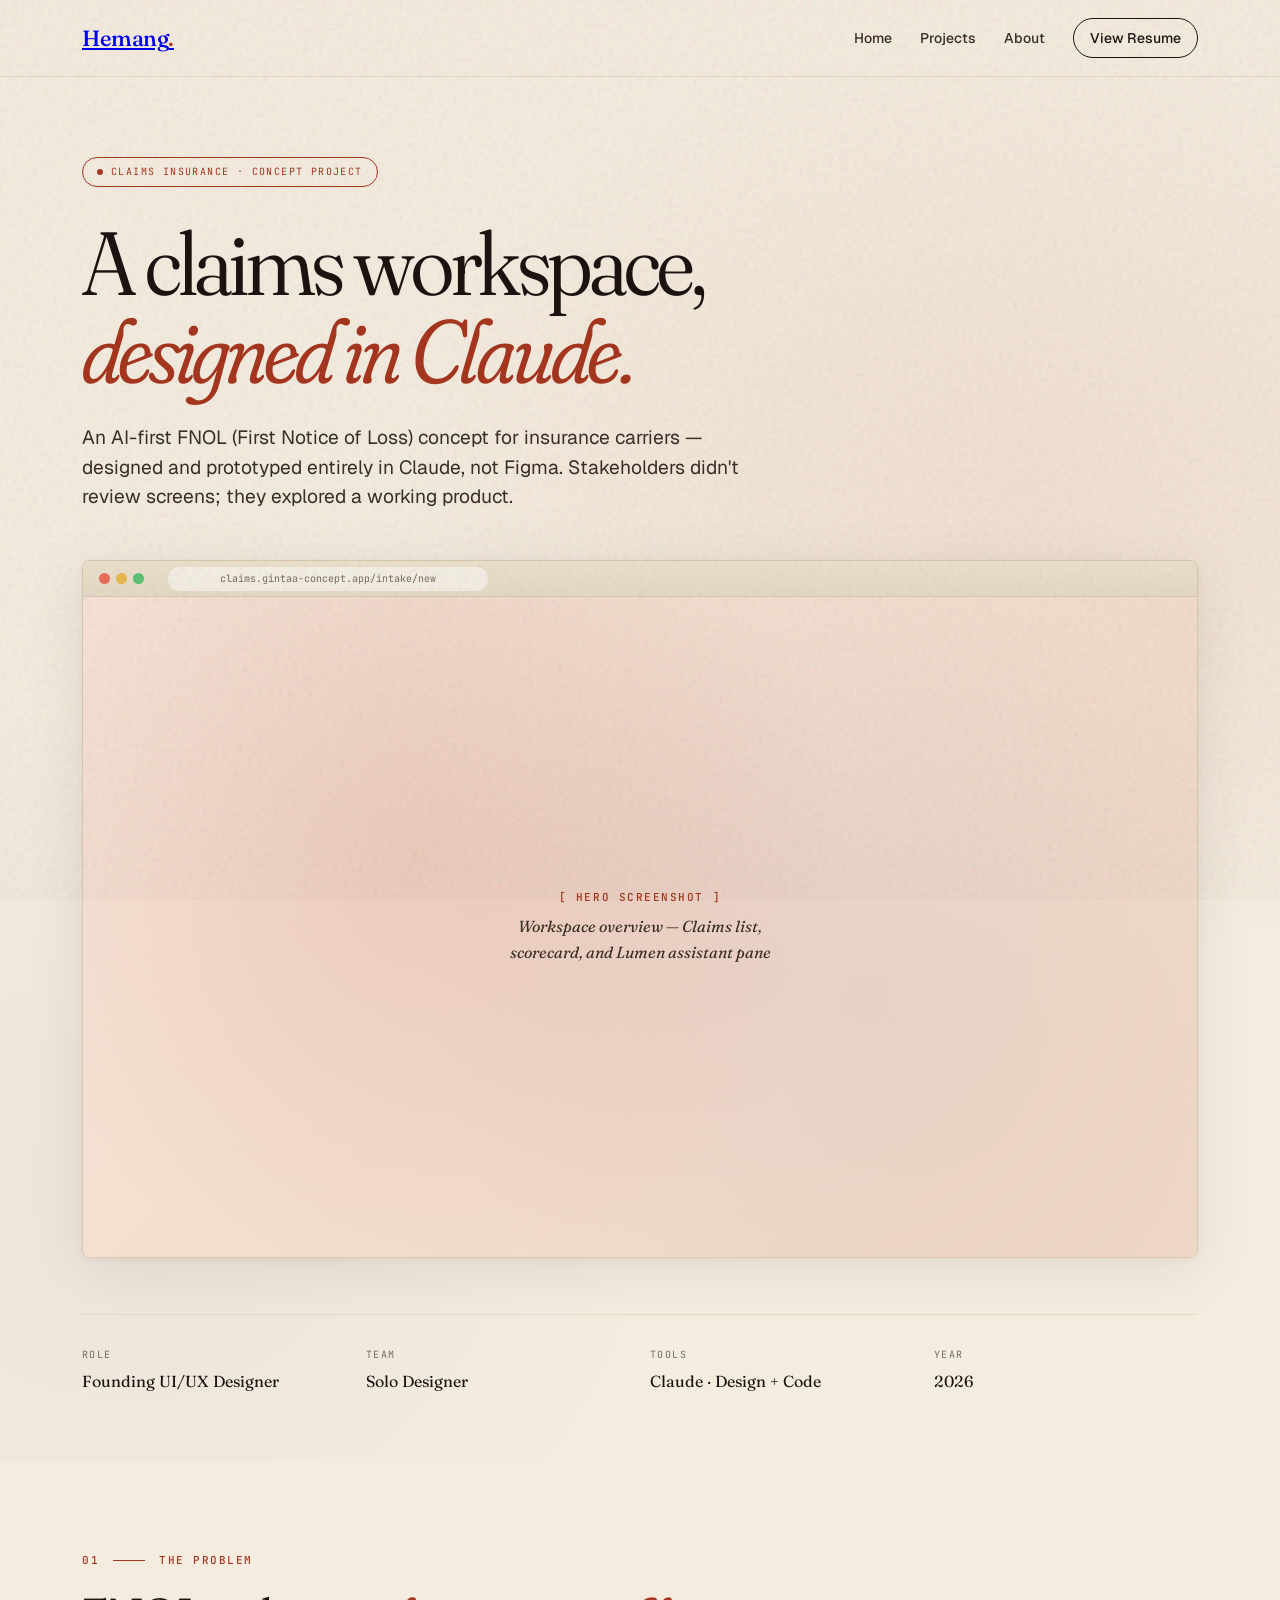
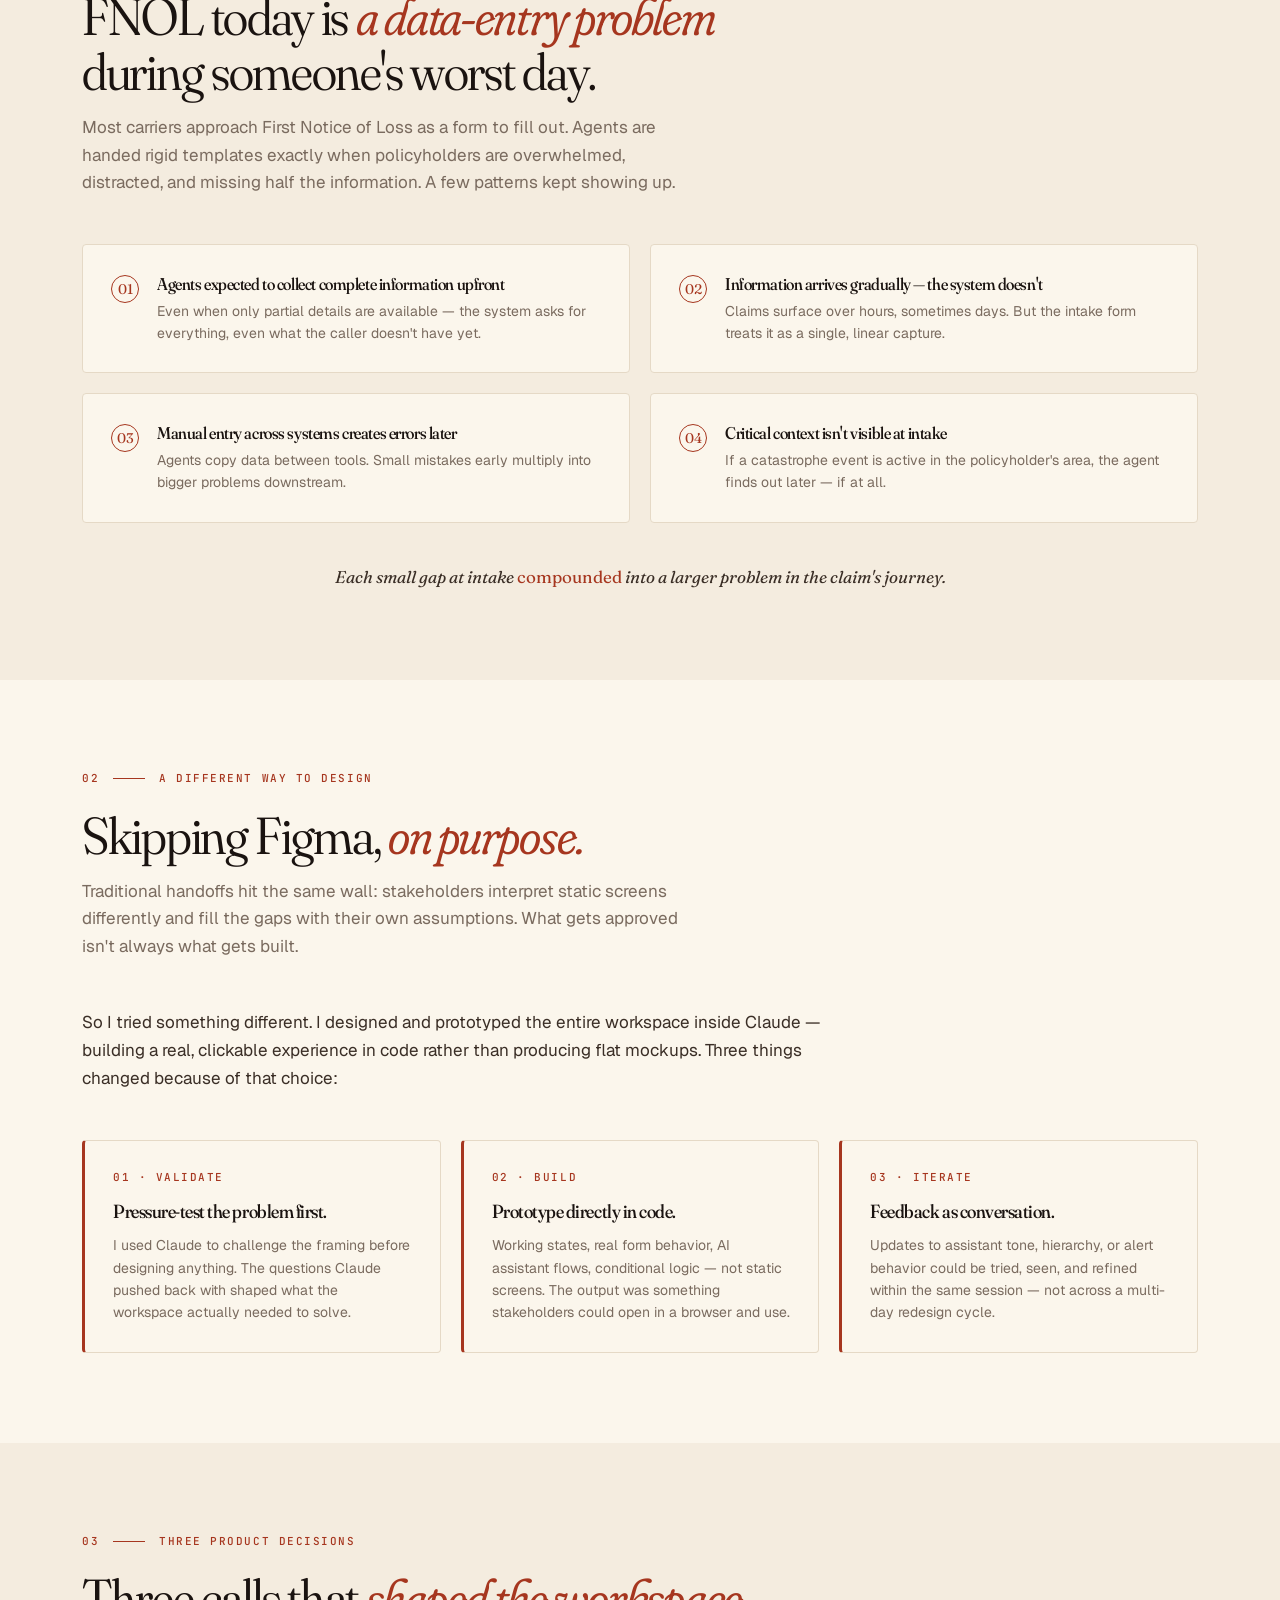
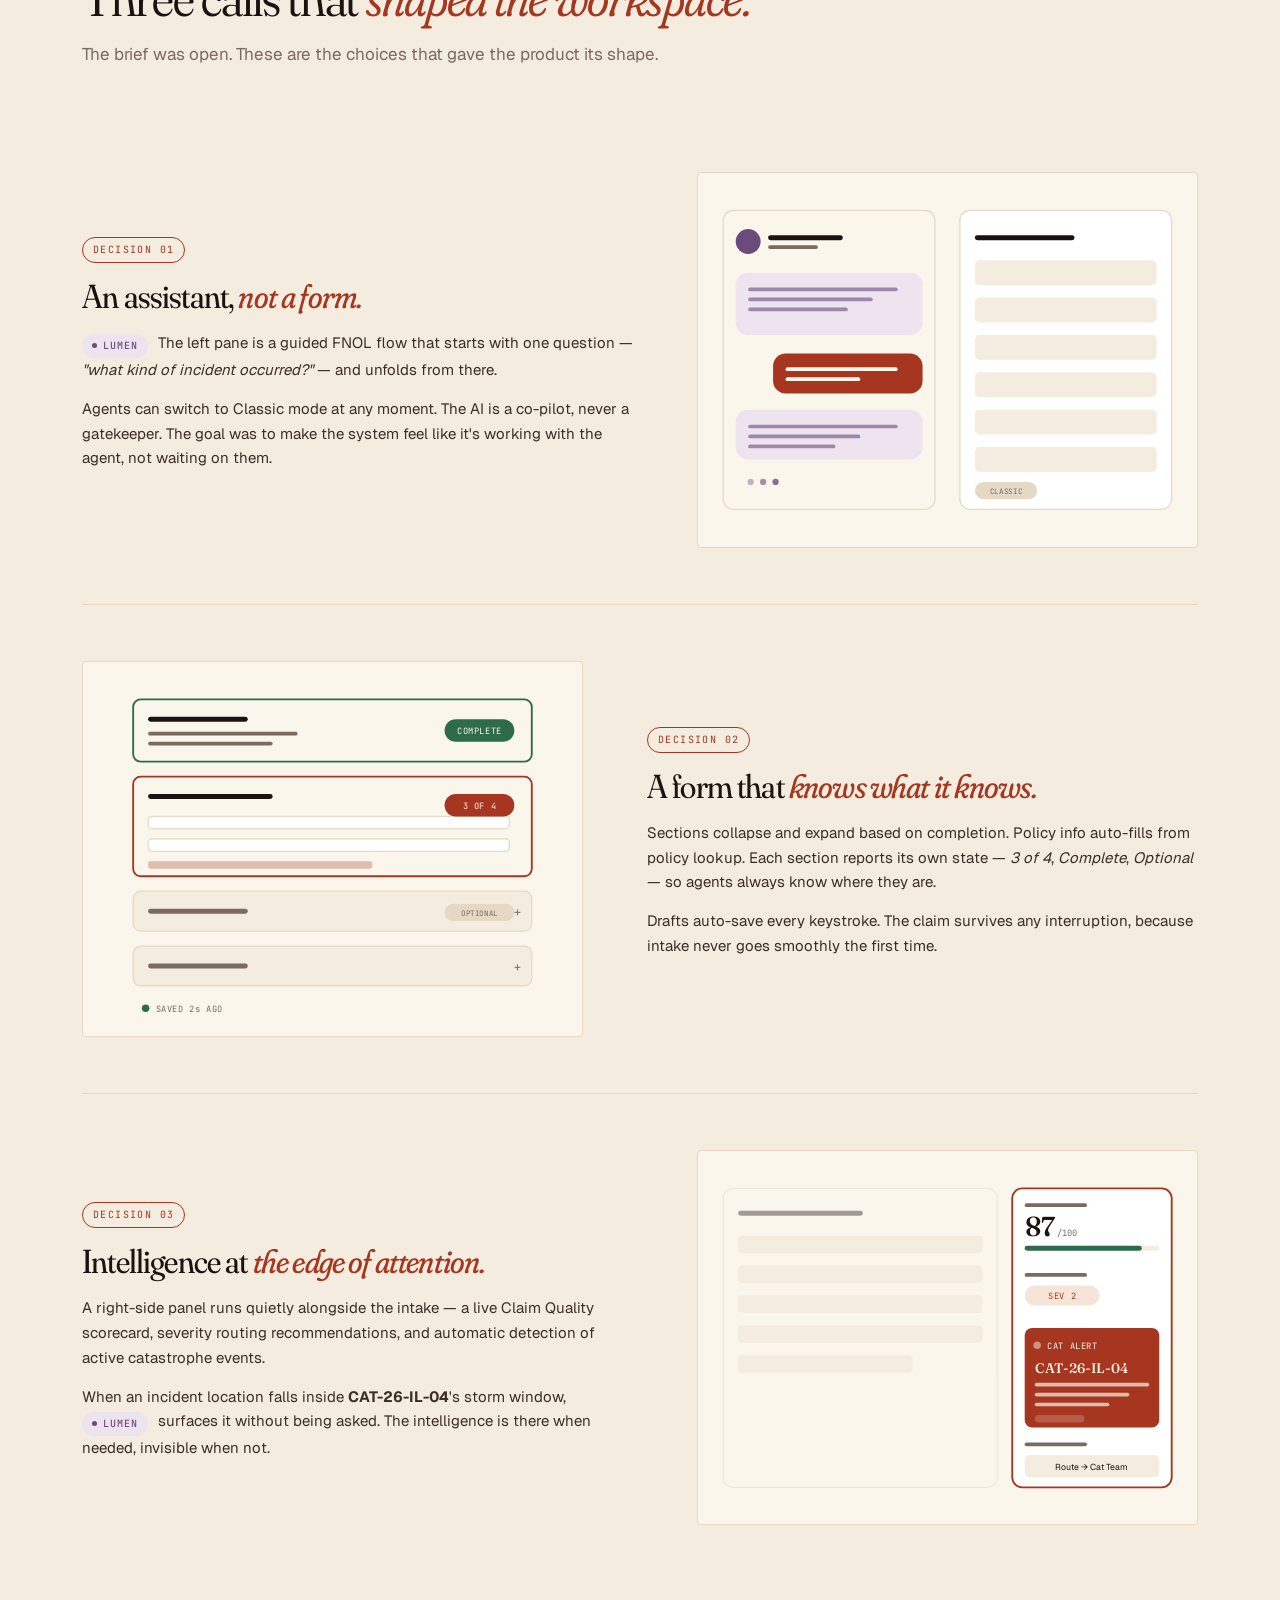
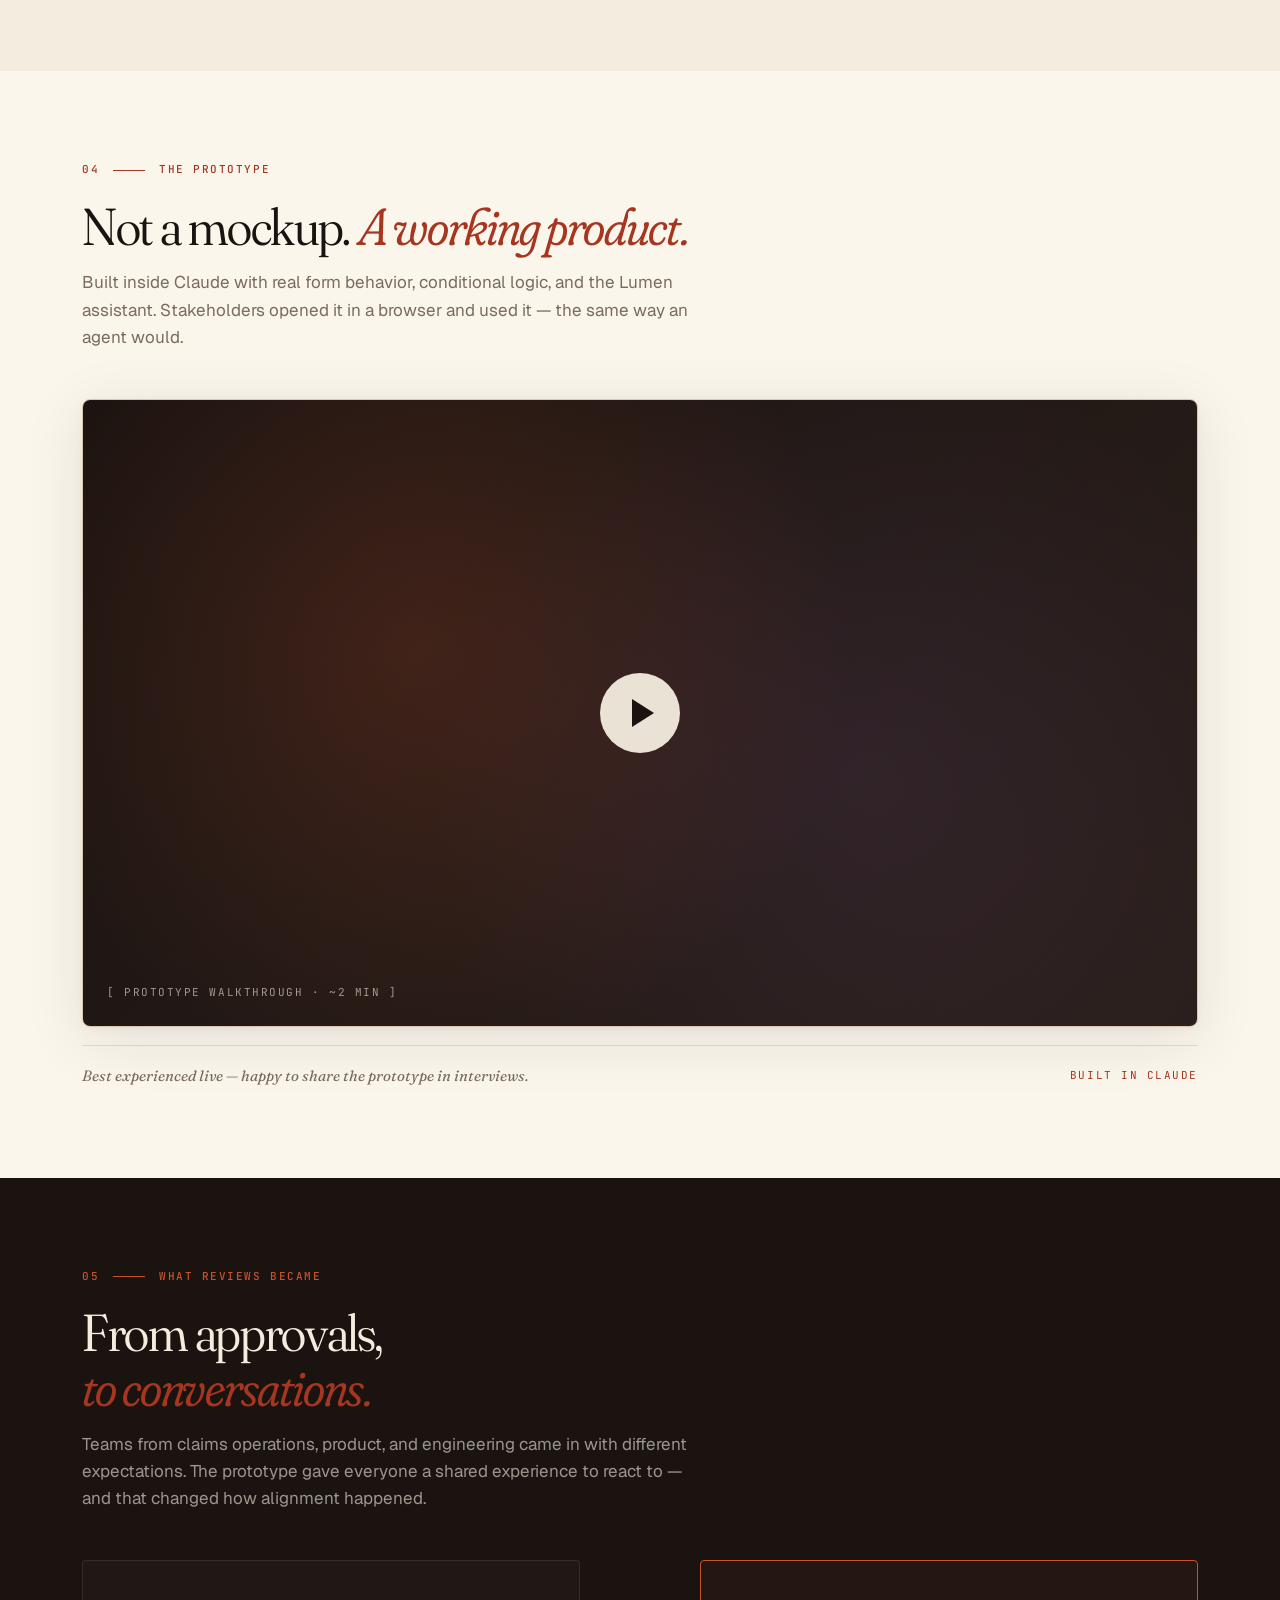
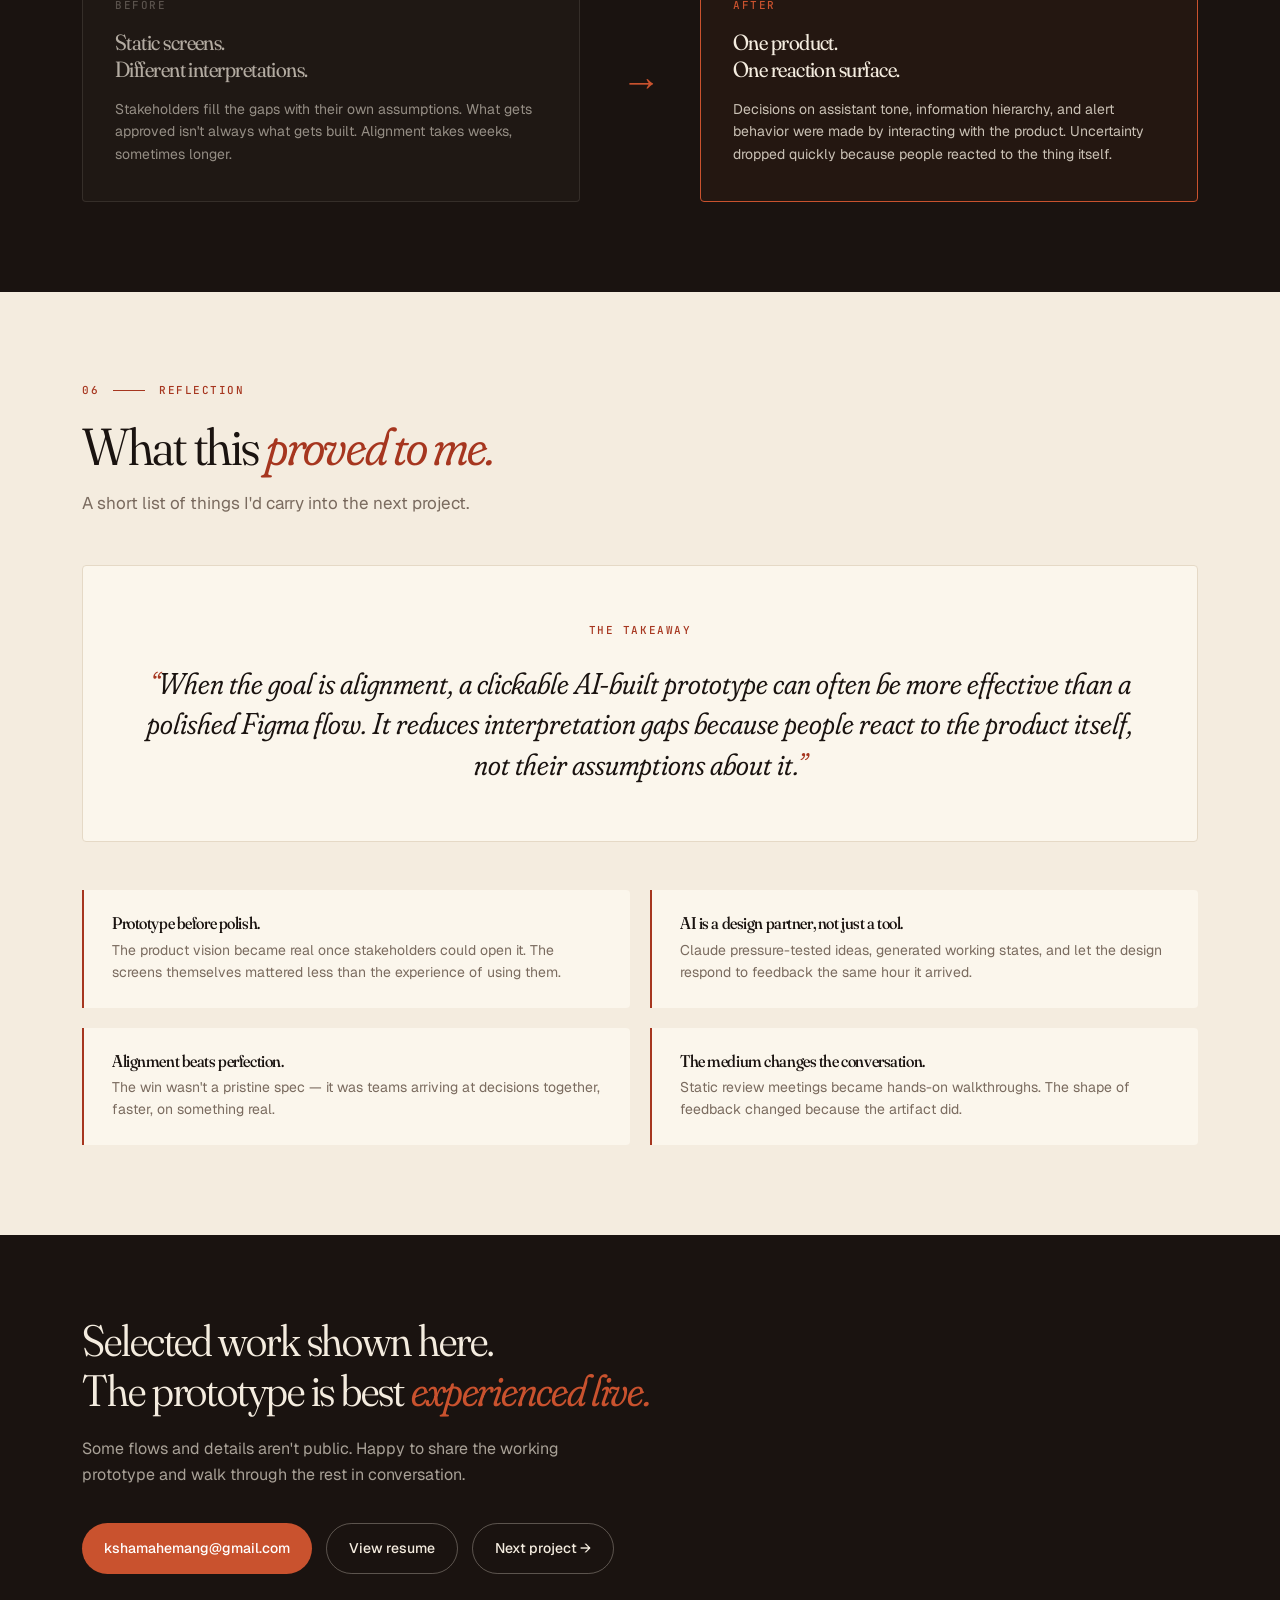
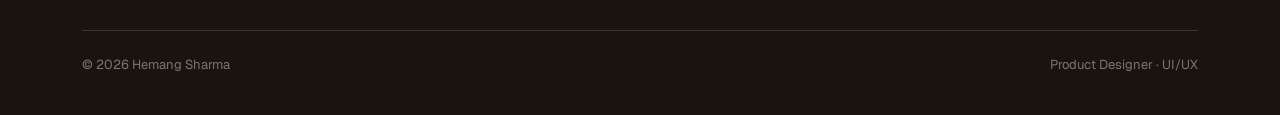
<file: uploads/fnol_case_study.html>
<!DOCTYPE html>
<html lang="en">
<head>
<meta charset="UTF-8" />
<meta name="viewport" content="width=device-width, initial-scale=1.0" />
<title>FNOL — Designed in Claude · Hemang Sharma</title>
<link rel="preconnect" href="https://fonts.googleapis.com">
<link rel="preconnect" href="https://fonts.gstatic.com" crossorigin>
<link href="https://fonts.googleapis.com/css2?family=Fraunces:opsz,wght,SOFT@9..144,300..900,0..100&family=Geist:wght@300;400;500;600&family=JetBrains+Mono:wght@400;500&display=swap" rel="stylesheet">
<style>
  :root {
    --bg:        #F4ECDF;
    --bg-soft:   #FBF6EC;
    --ink:       #1A1310;
    --ink-2:     #3A2E26;
    --muted:     #7A6B5F;
    --line:      #E5D9C6;
    --line-2:    #D8C8B0;
    --accent:    #A6361F;
    --accent-2:  #C9522E;
    --accent-bg: #F7E4D8;
    --ai-tint:   #EDE4F0; /* very subtle lavender for "AI" moments */
    --ai-accent: #6B4A7C;
  }

  * { box-sizing: border-box; margin: 0; padding: 0; }
  html { scroll-behavior: smooth; }

  body {
    background: var(--bg);
    color: var(--ink);
    font-family: 'Geist', -apple-system, sans-serif;
    font-size: 16px;
    line-height: 1.6;
    -webkit-font-smoothing: antialiased;
    text-rendering: optimizeLegibility;
    overflow-x: hidden;
  }

  body::before {
    content: "";
    position: fixed; inset: 0;
    pointer-events: none; z-index: 9999;
    opacity: 0.35; mix-blend-mode: multiply;
    background-image: url("data:image/svg+xml,%3Csvg viewBox='0 0 200 200' xmlns='http://www.w3.org/2000/svg'%3E%3Cfilter id='n'%3E%3CfeTurbulence type='fractalNoise' baseFrequency='0.9' numOctaves='2' /%3E%3C/filter%3E%3Crect width='100%25' height='100%25' filter='url(%23n)' opacity='0.35'/%3E%3C/svg%3E");
  }

  /* Typography */
  .display, h1, h2, h3, h4 {
    font-family: 'Fraunces', Georgia, serif;
    font-variation-settings: "opsz" 144, "SOFT" 50;
    font-weight: 400;
    letter-spacing: -0.025em;
    line-height: 1.05;
    color: var(--ink);
  }
  .mono {
    font-family: 'JetBrains Mono', monospace;
    font-size: 11px;
    letter-spacing: 0.14em;
    text-transform: uppercase;
    font-weight: 500;
  }
  p { color: var(--ink-2); }

  /* Layout */
  .container { max-width: 1180px; margin: 0 auto; padding: 0 32px; }

  /* Nav */
  nav.top {
    position: sticky; top: 0; z-index: 100;
    background: rgba(244, 236, 223, 0.85);
    backdrop-filter: blur(20px);
    -webkit-backdrop-filter: blur(20px);
    border-bottom: 1px solid var(--line);
  }
  nav.top .inner {
    display: flex; align-items: center; justify-content: space-between;
    padding: 18px 32px; max-width: 1180px; margin: 0 auto;
  }
  nav .logo {
    font-family: 'Fraunces', serif;
    font-size: 22px; font-weight: 500; letter-spacing: -0.02em;
  }
  nav .logo span { color: var(--accent); }
  nav .links { display: flex; gap: 28px; align-items: center; }
  nav .links a {
    color: var(--ink-2); text-decoration: none;
    font-size: 14px; font-weight: 500; transition: color 0.2s;
  }
  nav .links a:hover { color: var(--accent); }
  nav .cta {
    padding: 8px 16px; border: 1px solid var(--ink);
    border-radius: 100px; font-size: 13px; font-weight: 500;
    color: var(--ink) !important; transition: all 0.2s;
  }
  nav .cta:hover { background: var(--ink); color: var(--bg) !important; }

  /* Section base */
  section { padding: 90px 0; position: relative; }
  section.tight { padding: 60px 0; }
  section.dark { background: var(--ink); color: var(--bg); }
  section.dark h2, section.dark h3 { color: var(--bg); }
  section.dark p { color: rgba(244, 236, 223, 0.8); }
  section.soft { background: var(--bg-soft); }

  .kicker {
    display: flex; align-items: center; gap: 14px;
    margin-bottom: 20px; color: var(--accent);
  }
  .kicker .num, .kicker .label {
    font-family: 'JetBrains Mono', monospace;
    font-size: 11px; font-weight: 500;
    letter-spacing: 0.14em; text-transform: uppercase;
  }
  .kicker .line { flex: 0 0 32px; height: 1px; background: var(--accent); }
  section.dark .kicker { color: var(--accent-2); }
  section.dark .kicker .line { background: var(--accent-2); }

  .sec-h {
    font-size: clamp(34px, 4.2vw, 52px);
    line-height: 1.05;
    margin-bottom: 16px;
    font-weight: 350;
  }
  .sec-h em {
    font-style: italic;
    font-variation-settings: "opsz" 144, "SOFT" 100;
    color: var(--accent);
  }
  .sec-sub {
    font-size: 17px; color: var(--muted);
    max-width: 620px; margin-bottom: 48px;
  }
  section.dark .sec-sub { color: rgba(244, 236, 223, 0.6); }

  /* ============ HERO ============ */
  .hero {
    padding: 80px 0 70px;
    position: relative;
    background:
      radial-gradient(ellipse 70% 50% at 80% 30%, rgba(201, 82, 46, 0.08), transparent 70%),
      radial-gradient(ellipse 60% 50% at 10% 80%, rgba(107, 74, 124, 0.05), transparent 70%);
  }
  .hero-tag {
    display: inline-flex;
    align-items: center; gap: 8px;
    padding: 6px 14px;
    border: 1px solid var(--accent);
    color: var(--accent);
    border-radius: 100px;
    font-family: 'JetBrains Mono', monospace;
    font-size: 10px; letter-spacing: 0.14em; text-transform: uppercase;
    margin-bottom: 32px;
  }
  .hero-tag .pulse {
    width: 6px; height: 6px;
    background: var(--accent);
    border-radius: 50%;
    animation: pulse 2s ease-in-out infinite;
  }
  @keyframes pulse {
    0%, 100% { opacity: 1; }
    50% { opacity: 0.3; }
  }

  .hero h1 {
    font-size: clamp(44px, 7vw, 92px);
    line-height: 0.98;
    letter-spacing: -0.035em;
    margin-bottom: 28px;
    font-weight: 350;
    max-width: 15ch;
  }
  .hero h1 em {
    font-style: italic;
    font-variation-settings: "opsz" 144, "SOFT" 100;
    color: var(--accent);
  }
  .hero .lede {
    font-size: clamp(17px, 1.5vw, 20px);
    line-height: 1.55;
    max-width: 660px;
    color: var(--ink-2);
    margin-bottom: 48px;
  }

  /* Browser window mockup */
  .browser {
    width: 100%;
    aspect-ratio: 16 / 10;
    background: var(--bg-soft);
    border: 1px solid var(--line-2);
    border-radius: 8px;
    overflow: hidden;
    box-shadow: 0 12px 60px rgba(26, 19, 16, 0.08), 0 2px 8px rgba(26, 19, 16, 0.04);
  }
  .browser-chrome {
    height: 36px;
    background: linear-gradient(180deg, #ECE1CC 0%, #E5D9C6 100%);
    border-bottom: 1px solid var(--line-2);
    display: flex;
    align-items: center;
    padding: 0 16px;
    gap: 10px;
  }
  .browser-dots { display: flex; gap: 6px; }
  .browser-dots span {
    width: 11px; height: 11px; border-radius: 50%;
  }
  .browser-dots span:nth-child(1) { background: #E96E5C; }
  .browser-dots span:nth-child(2) { background: #E8B84F; }
  .browser-dots span:nth-child(3) { background: #5CC273; }
  .browser-url {
    flex: 1;
    background: rgba(255,255,255,0.5);
    border-radius: 100px;
    padding: 4px 16px;
    font-family: 'JetBrains Mono', monospace;
    font-size: 10px;
    color: var(--muted);
    margin: 0 14px;
    max-width: 320px;
    text-align: center;
  }
  .browser-body {
    height: calc(100% - 36px);
    background: linear-gradient(135deg, var(--accent-bg) 0%, #EFD7C5 100%);
    position: relative;
    display: flex;
    align-items: center;
    justify-content: center;
  }
  .browser-body::before {
    content: "";
    position: absolute; inset: 0;
    background:
      radial-gradient(circle at 30% 40%, rgba(166, 54, 31, 0.12), transparent 50%),
      radial-gradient(circle at 70% 60%, rgba(107, 74, 124, 0.08), transparent 50%);
  }
  .placeholder { position: relative; z-index: 1; text-align: center; padding: 20px; }
  .placeholder .mono { color: var(--accent); display: block; margin-bottom: 8px; }
  .placeholder .desc {
    font-family: 'Fraunces', serif; font-style: italic;
    color: var(--ink-2); font-size: 16px;
  }

  .meta-strip {
    margin-top: 56px;
    display: grid; grid-template-columns: repeat(4, 1fr); gap: 20px;
    padding-top: 32px; border-top: 1px solid var(--line);
  }
  .meta-item .label {
    font-family: 'JetBrains Mono', monospace;
    font-size: 10px; letter-spacing: 0.14em; text-transform: uppercase;
    color: var(--muted); margin-bottom: 8px;
  }
  .meta-item .value {
    font-family: 'Fraunces', serif; font-size: 16px;
    color: var(--ink); line-height: 1.3;
  }

  /* ============ PROBLEM (signal grid) ============ */
  .signals {
    display: grid;
    grid-template-columns: 1fr 1fr;
    gap: 20px;
  }
  .signal {
    background: var(--bg-soft);
    border: 1px solid var(--line);
    border-radius: 4px;
    padding: 28px 28px;
    display: flex;
    gap: 18px;
    align-items: flex-start;
  }
  .signal .marker {
    flex: 0 0 28px; height: 28px;
    border: 1.5px solid var(--accent);
    color: var(--accent);
    border-radius: 50%;
    display: flex; align-items: center; justify-content: center;
    font-family: 'Fraunces', serif;
    font-size: 14px;
    margin-top: 2px;
  }
  .signal h4 {
    font-family: 'Fraunces', serif;
    font-size: 17px;
    margin-bottom: 6px;
    font-weight: 500;
    line-height: 1.3;
  }
  .signal p {
    font-size: 14px;
    line-height: 1.55;
    color: var(--muted);
  }
  .signals-caption {
    margin-top: 40px;
    font-family: 'Fraunces', serif;
    font-style: italic;
    font-size: 17px;
    color: var(--ink-2);
    text-align: center;
    max-width: 660px;
    margin-left: auto; margin-right: auto;
  }
  .signals-caption em {
    font-style: normal; color: var(--accent);
  }

  /* ============ WHY CLAUDE — methodology ============ */
  .method-intro {
    font-size: 17px;
    line-height: 1.65;
    max-width: 760px;
    margin-bottom: 48px;
  }
  .method-grid {
    display: grid;
    grid-template-columns: repeat(3, 1fr);
    gap: 20px;
  }
  .method-card {
    background: var(--bg-soft);
    border: 1px solid var(--line);
    border-left: 3px solid var(--accent);
    border-radius: 4px;
    padding: 28px;
  }
  .method-card .mono {
    color: var(--accent);
    margin-bottom: 14px;
    display: block;
  }
  .method-card h3 {
    font-family: 'Fraunces', serif;
    font-size: 19px;
    line-height: 1.25;
    margin-bottom: 10px;
    font-weight: 500;
  }
  .method-card p {
    font-size: 14px;
    line-height: 1.6;
    color: var(--muted);
  }

  /* ============ THREE DECISIONS ============ */
  .decision-block {
    display: grid;
    grid-template-columns: 1.1fr 1fr;
    gap: 64px;
    align-items: center;
    padding: 56px 0;
    border-bottom: 1px solid var(--line);
  }
  .decision-block:last-of-type { border-bottom: none; }
  .decision-block.reverse {
    direction: rtl;
  }
  .decision-block.reverse > * { direction: ltr; }

  .decision-info .dec-num {
    font-family: 'JetBrains Mono', monospace;
    font-size: 10px;
    letter-spacing: 0.14em;
    text-transform: uppercase;
    color: var(--accent);
    margin-bottom: 14px;
    display: inline-block;
    padding: 4px 10px;
    border: 1px solid var(--accent);
    border-radius: 100px;
  }
  .decision-info h3 {
    font-family: 'Fraunces', serif;
    font-size: clamp(26px, 2.6vw, 34px);
    line-height: 1.15;
    margin-bottom: 16px;
    font-weight: 400;
  }
  .decision-info h3 em {
    font-style: italic;
    font-variation-settings: "opsz" 144, "SOFT" 100;
    color: var(--accent);
  }
  .decision-info p {
    font-size: 15px;
    line-height: 1.65;
    color: var(--ink-2);
    margin-bottom: 14px;
  }
  .decision-info .lumen-pill {
    display: inline-flex;
    align-items: center;
    gap: 6px;
    padding: 4px 10px;
    background: var(--ai-tint);
    color: var(--ai-accent);
    border-radius: 100px;
    font-family: 'JetBrains Mono', monospace;
    font-size: 10px;
    letter-spacing: 0.1em;
    text-transform: uppercase;
    font-weight: 500;
    margin-right: 6px;
  }
  .decision-info .lumen-pill .dot {
    width: 5px; height: 5px;
    background: var(--ai-accent);
    border-radius: 50%;
  }

  .decision-visual {
    aspect-ratio: 4 / 3;
    background: var(--bg-soft);
    border: 1px solid var(--line);
    border-radius: 4px;
    display: flex;
    align-items: center;
    justify-content: center;
    overflow: hidden;
    position: relative;
  }

  /* SVG inline visuals */
  .dec-svg { width: 100%; height: 100%; }

  /* ============ PROTOTYPE SHOWCASE ============ */
  .proto-wrap {
    margin-top: 16px;
  }
  .proto-frame {
    width: 100%;
    aspect-ratio: 16 / 9;
    background: var(--bg-soft);
    border: 1px solid var(--line-2);
    border-radius: 8px;
    overflow: hidden;
    box-shadow: 0 12px 60px rgba(26, 19, 16, 0.1), 0 2px 8px rgba(26, 19, 16, 0.04);
    position: relative;
    cursor: pointer;
    transition: transform 0.3s;
  }
  .proto-frame:hover { transform: translateY(-2px); }
  .proto-body {
    width: 100%; height: 100%;
    background: linear-gradient(135deg, #1A1310 0%, #2A1F1B 100%);
    display: flex;
    align-items: center;
    justify-content: center;
    position: relative;
  }
  .proto-body::before {
    content: "";
    position: absolute; inset: 0;
    background:
      radial-gradient(circle at 30% 40%, rgba(201, 82, 46, 0.2), transparent 50%),
      radial-gradient(circle at 70% 60%, rgba(107, 74, 124, 0.18), transparent 50%);
  }
  .play-button {
    width: 80px; height: 80px;
    background: rgba(244, 236, 223, 0.95);
    border-radius: 50%;
    display: flex;
    align-items: center;
    justify-content: center;
    position: relative;
    z-index: 1;
    transition: transform 0.3s;
  }
  .proto-frame:hover .play-button {
    transform: scale(1.08);
  }
  .play-button::after {
    content: "";
    width: 0; height: 0;
    border-left: 22px solid var(--ink);
    border-top: 14px solid transparent;
    border-bottom: 14px solid transparent;
    margin-left: 6px;
  }
  .proto-caption {
    position: absolute;
    bottom: 24px; left: 24px;
    color: rgba(244, 236, 223, 0.6);
    font-family: 'JetBrains Mono', monospace;
    font-size: 11px;
    letter-spacing: 0.14em;
    text-transform: uppercase;
    z-index: 1;
  }
  .proto-meta {
    display: flex;
    justify-content: space-between;
    align-items: center;
    margin-top: 18px;
    padding-top: 18px;
    border-top: 1px solid var(--line);
  }
  .proto-meta .left {
    font-family: 'Fraunces', serif;
    font-style: italic;
    font-size: 15px;
    color: var(--muted);
  }
  .proto-meta .right {
    font-family: 'JetBrains Mono', monospace;
    font-size: 11px;
    letter-spacing: 0.14em;
    text-transform: uppercase;
    color: var(--accent);
  }

  /* ============ BEFORE / AFTER alignment shift ============ */
  .shift-grid {
    display: grid;
    grid-template-columns: 1fr 80px 1fr;
    gap: 20px;
    align-items: stretch;
  }
  .shift-col {
    padding: 36px 32px;
    border-radius: 4px;
    border: 1px solid rgba(244, 236, 223, 0.15);
    background: rgba(244, 236, 223, 0.03);
  }
  .shift-col.before {
    opacity: 0.7;
  }
  .shift-col.after {
    border-color: var(--accent-2);
    background: rgba(201, 82, 46, 0.06);
  }
  .shift-col .mono {
    margin-bottom: 14px;
    display: block;
  }
  .shift-col.before .mono { color: rgba(244, 236, 223, 0.4); }
  .shift-col.after .mono { color: var(--accent-2); }
  .shift-col h3 {
    font-family: 'Fraunces', serif;
    font-size: 22px;
    line-height: 1.25;
    margin-bottom: 14px;
    color: var(--bg);
    font-weight: 400;
  }
  .shift-col p {
    font-size: 14px;
    line-height: 1.6;
    color: rgba(244, 236, 223, 0.7);
  }
  .shift-arrow {
    display: flex;
    align-items: center;
    justify-content: center;
    font-family: 'Fraunces', serif;
    font-size: 40px;
    color: var(--accent-2);
    font-style: italic;
  }

  /* ============ REFLECTION ============ */
  .reflection-quote {
    padding: 56px 48px;
    background: var(--bg-soft);
    border: 1px solid var(--line);
    border-radius: 4px;
    text-align: center;
  }
  .reflection-quote .mono {
    color: var(--accent);
    margin-bottom: 24px;
    display: block;
  }
  .reflection-quote q {
    font-family: 'Fraunces', serif;
    font-size: clamp(22px, 2.5vw, 30px);
    line-height: 1.35;
    color: var(--ink);
    font-style: italic;
    font-weight: 350;
    quotes: none;
    font-variation-settings: "opsz" 144, "SOFT" 100;
  }
  .reflection-quote q::before { content: "\201C"; color: var(--accent); }
  .reflection-quote q::after { content: "\201D"; color: var(--accent); }

  .takeaways {
    margin-top: 48px;
    display: grid;
    grid-template-columns: repeat(2, 1fr);
    gap: 20px;
  }
  .takeaway {
    padding: 24px 28px;
    border-left: 2px solid var(--accent);
    background: var(--bg-soft);
    border-radius: 0 4px 4px 0;
  }
  .takeaway h4 {
    font-family: 'Fraunces', serif;
    font-size: 17px;
    margin-bottom: 8px;
    font-weight: 500;
  }
  .takeaway p {
    font-size: 14px;
    line-height: 1.55;
    color: var(--muted);
  }

  /* Footer */
  footer {
    background: var(--ink); color: var(--bg);
    padding: 80px 0 40px;
  }
  footer h2 {
    font-size: clamp(30px, 4vw, 44px);
    line-height: 1.15; color: var(--bg);
    margin-bottom: 20px; font-weight: 350;
    max-width: 700px;
  }
  footer h2 em {
    color: var(--accent-2); font-style: italic;
    font-variation-settings: "opsz" 144, "SOFT" 100;
  }
  footer .lede {
    font-size: 16px; color: rgba(244, 236, 223, 0.65);
    margin-bottom: 36px; max-width: 540px;
  }
  footer .actions {
    display: flex; gap: 14px; margin-bottom: 56px; flex-wrap: wrap;
  }
  footer .btn {
    padding: 13px 22px; border-radius: 100px;
    font-size: 14px; font-weight: 500;
    text-decoration: none; transition: all 0.2s;
    display: inline-flex; align-items: center; gap: 8px;
  }
  footer .btn.primary { background: var(--accent-2); color: #fff; }
  footer .btn.primary:hover { background: var(--accent); }
  footer .btn.ghost {
    background: transparent; color: var(--bg);
    border: 1px solid rgba(244, 236, 223, 0.3);
  }
  footer .btn.ghost:hover { background: rgba(244, 236, 223, 0.08); }
  footer .bottom {
    border-top: 1px solid rgba(244, 236, 223, 0.15);
    padding-top: 24px;
    display: flex; justify-content: space-between; align-items: center;
    font-size: 13px; color: rgba(244, 236, 223, 0.45);
    flex-wrap: wrap; gap: 12px;
  }

  /* Responsive */
  @media (max-width: 900px) {
    .container { padding: 0 20px; }
    nav.top .inner { padding: 14px 20px; }
    nav .links { gap: 14px; }
    nav .links a:not(.cta) { display: none; }
    section { padding: 60px 0; }
    .hero { padding: 40px 0 50px; }
    .meta-strip { grid-template-columns: repeat(2, 1fr); }
    .signals { grid-template-columns: 1fr; }
    .method-grid { grid-template-columns: 1fr; }
    .decision-block { grid-template-columns: 1fr; gap: 28px; padding: 36px 0; }
    .decision-block.reverse { direction: ltr; }
    .shift-grid { grid-template-columns: 1fr; }
    .shift-arrow { font-size: 28px; transform: rotate(90deg); }
    .takeaways { grid-template-columns: 1fr; }
    .reflection-quote { padding: 36px 24px; }
  }
</style>
</head>
<body>

<!-- ============ NAV ============ -->
<nav class="top">
  <div class="inner">
    <a href="#" class="logo">Hemang<span>.</span></a>
    <div class="links">
      <a href="#">Home</a>
      <a href="#">Projects</a>
      <a href="#">About</a>
      <a href="#" class="cta">View Resume</a>
    </div>
  </div>
</nav>

<!-- ============ HERO ============ -->
<section class="hero">
  <div class="container">
    <div class="hero-tag">
      <span class="pulse"></span>
      <span>Claims Insurance · Concept Project</span>
    </div>

    <h1>
      A claims workspace,<br>
      <em>designed in Claude.</em>
    </h1>

    <p class="lede">
      An AI-first FNOL (First Notice of Loss) concept for insurance carriers — designed and prototyped entirely in Claude, not Figma. Stakeholders didn't review screens; they explored a working product.
    </p>

    <div class="browser">
      <div class="browser-chrome">
        <div class="browser-dots"><span></span><span></span><span></span></div>
        <div class="browser-url">claims.gintaa-concept.app/intake/new</div>
      </div>
      <div class="browser-body">
        <div class="placeholder">
          <span class="mono">[ Hero screenshot ]</span>
          <span class="desc">Workspace overview — Claims list,<br>scorecard, and Lumen assistant pane</span>
        </div>
      </div>
    </div>

    <div class="meta-strip">
      <div class="meta-item">
        <div class="label">Role</div>
        <div class="value">Founding UI/UX Designer</div>
      </div>
      <div class="meta-item">
        <div class="label">Team</div>
        <div class="value">Solo Designer</div>
      </div>
      <div class="meta-item">
        <div class="label">Tools</div>
        <div class="value">Claude · Design + Code</div>
      </div>
      <div class="meta-item">
        <div class="label">Year</div>
        <div class="value">2026</div>
      </div>
    </div>
  </div>
</section>

<!-- ============ 01 · THE PROBLEM ============ -->
<section>
  <div class="container">
    <div class="kicker">
      <span class="num">01</span>
      <span class="line"></span>
      <span class="label">The Problem</span>
    </div>
    <h2 class="sec-h">FNOL today is <em>a data-entry problem</em><br>during someone's worst day.</h2>
    <p class="sec-sub">Most carriers approach First Notice of Loss as a form to fill out. Agents are handed rigid templates exactly when policyholders are overwhelmed, distracted, and missing half the information. A few patterns kept showing up.</p>

    <div class="signals">
      <div class="signal">
        <div class="marker">01</div>
        <div>
          <h4>Agents expected to collect complete information upfront</h4>
          <p>Even when only partial details are available — the system asks for everything, even what the caller doesn't have yet.</p>
        </div>
      </div>
      <div class="signal">
        <div class="marker">02</div>
        <div>
          <h4>Information arrives gradually — the system doesn't</h4>
          <p>Claims surface over hours, sometimes days. But the intake form treats it as a single, linear capture.</p>
        </div>
      </div>
      <div class="signal">
        <div class="marker">03</div>
        <div>
          <h4>Manual entry across systems creates errors later</h4>
          <p>Agents copy data between tools. Small mistakes early multiply into bigger problems downstream.</p>
        </div>
      </div>
      <div class="signal">
        <div class="marker">04</div>
        <div>
          <h4>Critical context isn't visible at intake</h4>
          <p>If a catastrophe event is active in the policyholder's area, the agent finds out later — if at all.</p>
        </div>
      </div>
    </div>

    <p class="signals-caption">
      Each small gap at intake <em>compounded</em> into a larger problem in the claim's journey.
    </p>
  </div>
</section>

<!-- ============ 02 · WHY I DESIGNED IN CLAUDE ============ -->
<section class="soft">
  <div class="container">
    <div class="kicker">
      <span class="num">02</span>
      <span class="line"></span>
      <span class="label">A Different Way to Design</span>
    </div>
    <h2 class="sec-h">Skipping Figma, <em>on purpose.</em></h2>
    <p class="sec-sub">Traditional handoffs hit the same wall: stakeholders interpret static screens differently and fill the gaps with their own assumptions. What gets approved isn't always what gets built.</p>

    <p class="method-intro">
      So I tried something different. I designed and prototyped the entire workspace inside Claude — building a real, clickable experience in code rather than producing flat mockups. Three things changed because of that choice:
    </p>

    <div class="method-grid">
      <div class="method-card">
        <span class="mono">01 · Validate</span>
        <h3>Pressure-test the problem first.</h3>
        <p>I used Claude to challenge the framing before designing anything. The questions Claude pushed back with shaped what the workspace actually needed to solve.</p>
      </div>
      <div class="method-card">
        <span class="mono">02 · Build</span>
        <h3>Prototype directly in code.</h3>
        <p>Working states, real form behavior, AI assistant flows, conditional logic — not static screens. The output was something stakeholders could open in a browser and use.</p>
      </div>
      <div class="method-card">
        <span class="mono">03 · Iterate</span>
        <h3>Feedback as conversation.</h3>
        <p>Updates to assistant tone, hierarchy, or alert behavior could be tried, seen, and refined within the same session — not across a multi-day redesign cycle.</p>
      </div>
    </div>
  </div>
</section>

<!-- ============ 03 · THREE PRODUCT DECISIONS ============ -->
<section>
  <div class="container">
    <div class="kicker">
      <span class="num">03</span>
      <span class="line"></span>
      <span class="label">Three Product Decisions</span>
    </div>
    <h2 class="sec-h">Three calls that <em>shaped the workspace.</em></h2>
    <p class="sec-sub">The brief was open. These are the choices that gave the product its shape.</p>

    <!-- Decision 01: An assistant, not a form -->
    <div class="decision-block">
      <div class="decision-info">
        <span class="dec-num">Decision 01</span>
        <h3>An assistant, <em>not a form.</em></h3>
        <p>
          <span class="lumen-pill"><span class="dot"></span>Lumen</span>
          The left pane is a guided FNOL flow that starts with one question — <em>"what kind of incident occurred?"</em> — and unfolds from there.
        </p>
        <p>Agents can switch to Classic mode at any moment. The AI is a co-pilot, never a gatekeeper. The goal was to make the system feel like it's working with the agent, not waiting on them.</p>
      </div>
      <div class="decision-visual">
        <svg class="dec-svg" viewBox="0 0 400 300" fill="none" xmlns="http://www.w3.org/2000/svg">
          <!-- Background panel -->
          <rect x="20" y="30" width="170" height="240" rx="8" fill="#FBF6EC" stroke="#E5D9C6"/>
          <!-- Lumen header -->
          <circle cx="40" cy="55" r="10" fill="#6B4A7C"/>
          <rect x="56" y="50" width="60" height="4" rx="2" fill="#1A1310"/>
          <rect x="56" y="58" width="40" height="3" rx="1.5" fill="#7A6B5F"/>
          <!-- Chat bubble (assistant) -->
          <rect x="30" y="80" width="150" height="50" rx="10" fill="#EDE4F0"/>
          <rect x="40" y="92" width="120" height="3" rx="1.5" fill="#6B4A7C" opacity="0.6"/>
          <rect x="40" y="100" width="100" height="3" rx="1.5" fill="#6B4A7C" opacity="0.6"/>
          <rect x="40" y="108" width="80" height="3" rx="1.5" fill="#6B4A7C" opacity="0.6"/>
          <!-- User reply -->
          <rect x="60" y="145" width="120" height="32" rx="10" fill="#A6361F"/>
          <rect x="70" y="156" width="90" height="3" rx="1.5" fill="#FBF6EC"/>
          <rect x="70" y="164" width="60" height="3" rx="1.5" fill="#FBF6EC"/>
          <!-- Assistant reply -->
          <rect x="30" y="190" width="150" height="40" rx="10" fill="#EDE4F0"/>
          <rect x="40" y="202" width="120" height="3" rx="1.5" fill="#6B4A7C" opacity="0.6"/>
          <rect x="40" y="210" width="90" height="3" rx="1.5" fill="#6B4A7C" opacity="0.6"/>
          <rect x="40" y="218" width="70" height="3" rx="1.5" fill="#6B4A7C" opacity="0.6"/>
          <!-- Typing dots -->
          <circle cx="42" cy="248" r="2.5" fill="#6B4A7C" opacity="0.4"/>
          <circle cx="52" cy="248" r="2.5" fill="#6B4A7C" opacity="0.6"/>
          <circle cx="62" cy="248" r="2.5" fill="#6B4A7C" opacity="0.8"/>

          <!-- Form panel -->
          <rect x="210" y="30" width="170" height="240" rx="8" fill="#FFFFFF" stroke="#E5D9C6"/>
          <rect x="222" y="50" width="80" height="4" rx="2" fill="#1A1310"/>
          <rect x="222" y="70" width="146" height="20" rx="4" fill="#F4ECDF"/>
          <rect x="222" y="100" width="146" height="20" rx="4" fill="#F4ECDF"/>
          <rect x="222" y="130" width="146" height="20" rx="4" fill="#F4ECDF"/>
          <rect x="222" y="160" width="146" height="20" rx="4" fill="#F4ECDF"/>
          <rect x="222" y="190" width="146" height="20" rx="4" fill="#F4ECDF"/>
          <rect x="222" y="220" width="146" height="20" rx="4" fill="#F4ECDF"/>
          <!-- Classic mode label -->
          <rect x="222" y="248" width="50" height="14" rx="7" fill="#E5D9C6"/>
          <text x="247" y="258" text-anchor="middle" font-family="JetBrains Mono" font-size="6" fill="#7A6B5F" letter-spacing="0.5">CLASSIC</text>
        </svg>
      </div>
    </div>

    <!-- Decision 02: A form that knows what it knows -->
    <div class="decision-block reverse">
      <div class="decision-info">
        <span class="dec-num">Decision 02</span>
        <h3>A form that <em>knows what it knows.</em></h3>
        <p>Sections collapse and expand based on completion. Policy info auto-fills from policy lookup. Each section reports its own state — <em>3 of 4</em>, <em>Complete</em>, <em>Optional</em> — so agents always know where they are.</p>
        <p>Drafts auto-save every keystroke. The claim survives any interruption, because intake never goes smoothly the first time.</p>
      </div>
      <div class="decision-visual">
        <svg class="dec-svg" viewBox="0 0 400 300" fill="none" xmlns="http://www.w3.org/2000/svg">
          <!-- Policy info — auto-filled, complete -->
          <rect x="40" y="30" width="320" height="50" rx="6" fill="#FBF6EC" stroke="#2E6B4A" stroke-width="1.5"/>
          <rect x="52" y="44" width="80" height="4" rx="2" fill="#1A1310"/>
          <rect x="52" y="56" width="120" height="3" rx="1.5" fill="#7A6B5F"/>
          <rect x="52" y="64" width="100" height="3" rx="1.5" fill="#7A6B5F"/>
          <rect x="290" y="46" width="56" height="18" rx="9" fill="#2E6B4A"/>
          <text x="318" y="58" text-anchor="middle" font-family="JetBrains Mono" font-size="7" fill="#FBF6EC" letter-spacing="0.5">COMPLETE</text>

          <!-- Incident details — in progress -->
          <rect x="40" y="92" width="320" height="80" rx="6" fill="#FBF6EC" stroke="#A6361F" stroke-width="1.5"/>
          <rect x="52" y="106" width="100" height="4" rx="2" fill="#1A1310"/>
          <rect x="52" y="124" width="290" height="10" rx="3" fill="#FFFFFF" stroke="#E5D9C6"/>
          <rect x="52" y="142" width="290" height="10" rx="3" fill="#FFFFFF" stroke="#E5D9C6"/>
          <rect x="52" y="160" width="180" height="6" rx="2" fill="#A6361F" opacity="0.3"/>
          <rect x="290" y="106" width="56" height="18" rx="9" fill="#A6361F"/>
          <text x="318" y="118" text-anchor="middle" font-family="JetBrains Mono" font-size="7" fill="#FBF6EC" letter-spacing="0.5">3 OF 4</text>

          <!-- Witness — collapsed -->
          <rect x="40" y="184" width="320" height="32" rx="6" fill="#F4ECDF" stroke="#E5D9C6"/>
          <rect x="52" y="198" width="80" height="4" rx="2" fill="#7A6B5F"/>
          <rect x="290" y="194" width="56" height="14" rx="7" fill="#E5D9C6"/>
          <text x="318" y="204" text-anchor="middle" font-family="JetBrains Mono" font-size="6" fill="#7A6B5F" letter-spacing="0.5">OPTIONAL</text>
          <text x="346" y="204" font-family="Geist" font-size="10" fill="#7A6B5F">+</text>

          <!-- Documents — collapsed -->
          <rect x="40" y="228" width="320" height="32" rx="6" fill="#F4ECDF" stroke="#E5D9C6"/>
          <rect x="52" y="242" width="80" height="4" rx="2" fill="#7A6B5F"/>
          <text x="346" y="248" font-family="Geist" font-size="10" fill="#7A6B5F">+</text>

          <!-- Autosave -->
          <circle cx="50" cy="278" r="3" fill="#2E6B4A"/>
          <text x="58" y="281" font-family="JetBrains Mono" font-size="7" fill="#7A6B5F" letter-spacing="0.5">SAVED 2s AGO</text>
        </svg>
      </div>
    </div>

    <!-- Decision 03: Intelligence at the edge of attention -->
    <div class="decision-block">
      <div class="decision-info">
        <span class="dec-num">Decision 03</span>
        <h3>Intelligence at <em>the edge of attention.</em></h3>
        <p>A right-side panel runs quietly alongside the intake — a live Claim Quality scorecard, severity routing recommendations, and automatic detection of active catastrophe events.</p>
        <p>When an incident location falls inside <strong>CAT-26-IL-04</strong>'s storm window, <span class="lumen-pill"><span class="dot"></span>Lumen</span> surfaces it without being asked. The intelligence is there when needed, invisible when not.</p>
      </div>
      <div class="decision-visual">
        <svg class="dec-svg" viewBox="0 0 400 300" fill="none" xmlns="http://www.w3.org/2000/svg">
          <!-- Main content area (faded, indicating focus is on side panel) -->
          <rect x="20" y="30" width="220" height="240" rx="8" fill="#FBF6EC" stroke="#E5D9C6" opacity="0.5"/>
          <rect x="32" y="48" width="100" height="4" rx="2" fill="#1A1310" opacity="0.4"/>
          <rect x="32" y="68" width="196" height="14" rx="3" fill="#F4ECDF"/>
          <rect x="32" y="92" width="196" height="14" rx="3" fill="#F4ECDF"/>
          <rect x="32" y="116" width="196" height="14" rx="3" fill="#F4ECDF"/>
          <rect x="32" y="140" width="196" height="14" rx="3" fill="#F4ECDF"/>
          <rect x="32" y="164" width="140" height="14" rx="3" fill="#F4ECDF"/>

          <!-- Side panel (in focus) -->
          <rect x="252" y="30" width="128" height="240" rx="8" fill="#FFFFFF" stroke="#A6361F" stroke-width="1.5"/>

          <!-- Quality scorecard -->
          <rect x="262" y="42" width="50" height="3" rx="1.5" fill="#7A6B5F"/>
          <text x="262" y="68" font-family="Fraunces" font-size="22" fill="#1A1310" font-weight="500">87</text>
          <text x="288" y="68" font-family="JetBrains Mono" font-size="7" fill="#7A6B5F">/100</text>
          <rect x="262" y="76" width="108" height="4" rx="2" fill="#F4ECDF"/>
          <rect x="262" y="76" width="94" height="4" rx="2" fill="#2E6B4A"/>

          <!-- Severity tag -->
          <rect x="262" y="98" width="50" height="3" rx="1.5" fill="#7A6B5F"/>
          <rect x="262" y="108" width="60" height="16" rx="8" fill="#F7E4D8"/>
          <text x="292" y="119" text-anchor="middle" font-family="JetBrains Mono" font-size="7" fill="#A6361F" letter-spacing="0.5">SEV 2</text>

          <!-- CAT alert (the moment) -->
          <rect x="262" y="142" width="108" height="80" rx="6" fill="#A6361F"/>
          <circle cx="272" cy="156" r="3" fill="#FBF6EC">
            <animate attributeName="opacity" values="1;0.3;1" dur="1.8s" repeatCount="indefinite"/>
          </circle>
          <text x="280" y="159" font-family="JetBrains Mono" font-size="7" fill="#FBF6EC" letter-spacing="0.5">CAT ALERT</text>
          <text x="270" y="178" font-family="Fraunces" font-size="11" fill="#FBF6EC" font-weight="500">CAT-26-IL-04</text>
          <rect x="270" y="186" width="92" height="3" rx="1.5" fill="#FBF6EC" opacity="0.7"/>
          <rect x="270" y="194" width="76" height="3" rx="1.5" fill="#FBF6EC" opacity="0.7"/>
          <rect x="270" y="202" width="60" height="3" rx="1.5" fill="#FBF6EC" opacity="0.7"/>
          <rect x="270" y="212" width="40" height="6" rx="3" fill="#FBF6EC" opacity="0.2"/>

          <!-- Routing suggestion -->
          <rect x="262" y="234" width="50" height="3" rx="1.5" fill="#7A6B5F"/>
          <rect x="262" y="244" width="108" height="18" rx="4" fill="#F4ECDF"/>
          <text x="316" y="256" text-anchor="middle" font-family="Geist" font-size="7" fill="#1A1310">Route → Cat Team</text>
        </svg>
      </div>
    </div>
  </div>
</section>

<!-- ============ 04 · PROTOTYPE ============ -->
<section class="soft">
  <div class="container">
    <div class="kicker">
      <span class="num">04</span>
      <span class="line"></span>
      <span class="label">The Prototype</span>
    </div>
    <h2 class="sec-h">Not a mockup. <em>A working product.</em></h2>
    <p class="sec-sub">Built inside Claude with real form behavior, conditional logic, and the Lumen assistant. Stakeholders opened it in a browser and used it — the same way an agent would.</p>

    <div class="proto-wrap">
      <div class="proto-frame">
        <div class="proto-body">
          <div class="play-button"></div>
          <div class="proto-caption">[ Prototype walkthrough · ~2 min ]</div>
        </div>
      </div>
      <div class="proto-meta">
        <div class="left">Best experienced live — happy to share the prototype in interviews.</div>
        <div class="right">Built in Claude</div>
      </div>
    </div>
  </div>
</section>

<!-- ============ 05 · STAKEHOLDER ALIGNMENT ============ -->
<section class="dark">
  <div class="container">
    <div class="kicker">
      <span class="num">05</span>
      <span class="line"></span>
      <span class="label">What Reviews Became</span>
    </div>
    <h2 class="sec-h" style="color: var(--bg);">From approvals,<br><em>to conversations.</em></h2>
    <p class="sec-sub">Teams from claims operations, product, and engineering came in with different expectations. The prototype gave everyone a shared experience to react to — and that changed how alignment happened.</p>

    <div class="shift-grid">
      <div class="shift-col before">
        <span class="mono">Before</span>
        <h3>Static screens.<br>Different interpretations.</h3>
        <p>Stakeholders fill the gaps with their own assumptions. What gets approved isn't always what gets built. Alignment takes weeks, sometimes longer.</p>
      </div>
      <div class="shift-arrow">→</div>
      <div class="shift-col after">
        <span class="mono">After</span>
        <h3>One product.<br>One reaction surface.</h3>
        <p>Decisions on assistant tone, information hierarchy, and alert behavior were made by interacting with the product. Uncertainty dropped quickly because people reacted to the thing itself.</p>
      </div>
    </div>
  </div>
</section>

<!-- ============ 06 · REFLECTION ============ -->
<section>
  <div class="container">
    <div class="kicker">
      <span class="num">06</span>
      <span class="line"></span>
      <span class="label">Reflection</span>
    </div>
    <h2 class="sec-h">What this <em>proved to me.</em></h2>
    <p class="sec-sub">A short list of things I'd carry into the next project.</p>

    <div class="reflection-quote">
      <span class="mono">The takeaway</span>
      <q>When the goal is alignment, a clickable AI-built prototype can often be more effective than a polished Figma flow. It reduces interpretation gaps because people react to the product itself, not their assumptions about it.</q>
    </div>

    <div class="takeaways">
      <div class="takeaway">
        <h4>Prototype before polish.</h4>
        <p>The product vision became real once stakeholders could open it. The screens themselves mattered less than the experience of using them.</p>
      </div>
      <div class="takeaway">
        <h4>AI is a design partner, not just a tool.</h4>
        <p>Claude pressure-tested ideas, generated working states, and let the design respond to feedback the same hour it arrived.</p>
      </div>
      <div class="takeaway">
        <h4>Alignment beats perfection.</h4>
        <p>The win wasn't a pristine spec — it was teams arriving at decisions together, faster, on something real.</p>
      </div>
      <div class="takeaway">
        <h4>The medium changes the conversation.</h4>
        <p>Static review meetings became hands-on walkthroughs. The shape of feedback changed because the artifact did.</p>
      </div>
    </div>
  </div>
</section>

<!-- ============ FOOTER ============ -->
<footer>
  <div class="container">
    <h2>Selected work shown here.<br>The prototype is best <em>experienced live.</em></h2>
    <p class="lede">
      Some flows and details aren't public. Happy to share the working prototype and walk through the rest in conversation.
    </p>

    <div class="actions">
      <a href="mailto:kshamahemang@gmail.com" class="btn primary">kshamahemang@gmail.com</a>
      <a href="#" class="btn ghost">View resume</a>
      <a href="#" class="btn ghost">Next project →</a>
    </div>

    <div class="bottom">
      <span>© 2026 Hemang Sharma</span>
      <span>Product Designer · UI/UX</span>
    </div>
  </div>
</footer>

</body>
</html>
</file>
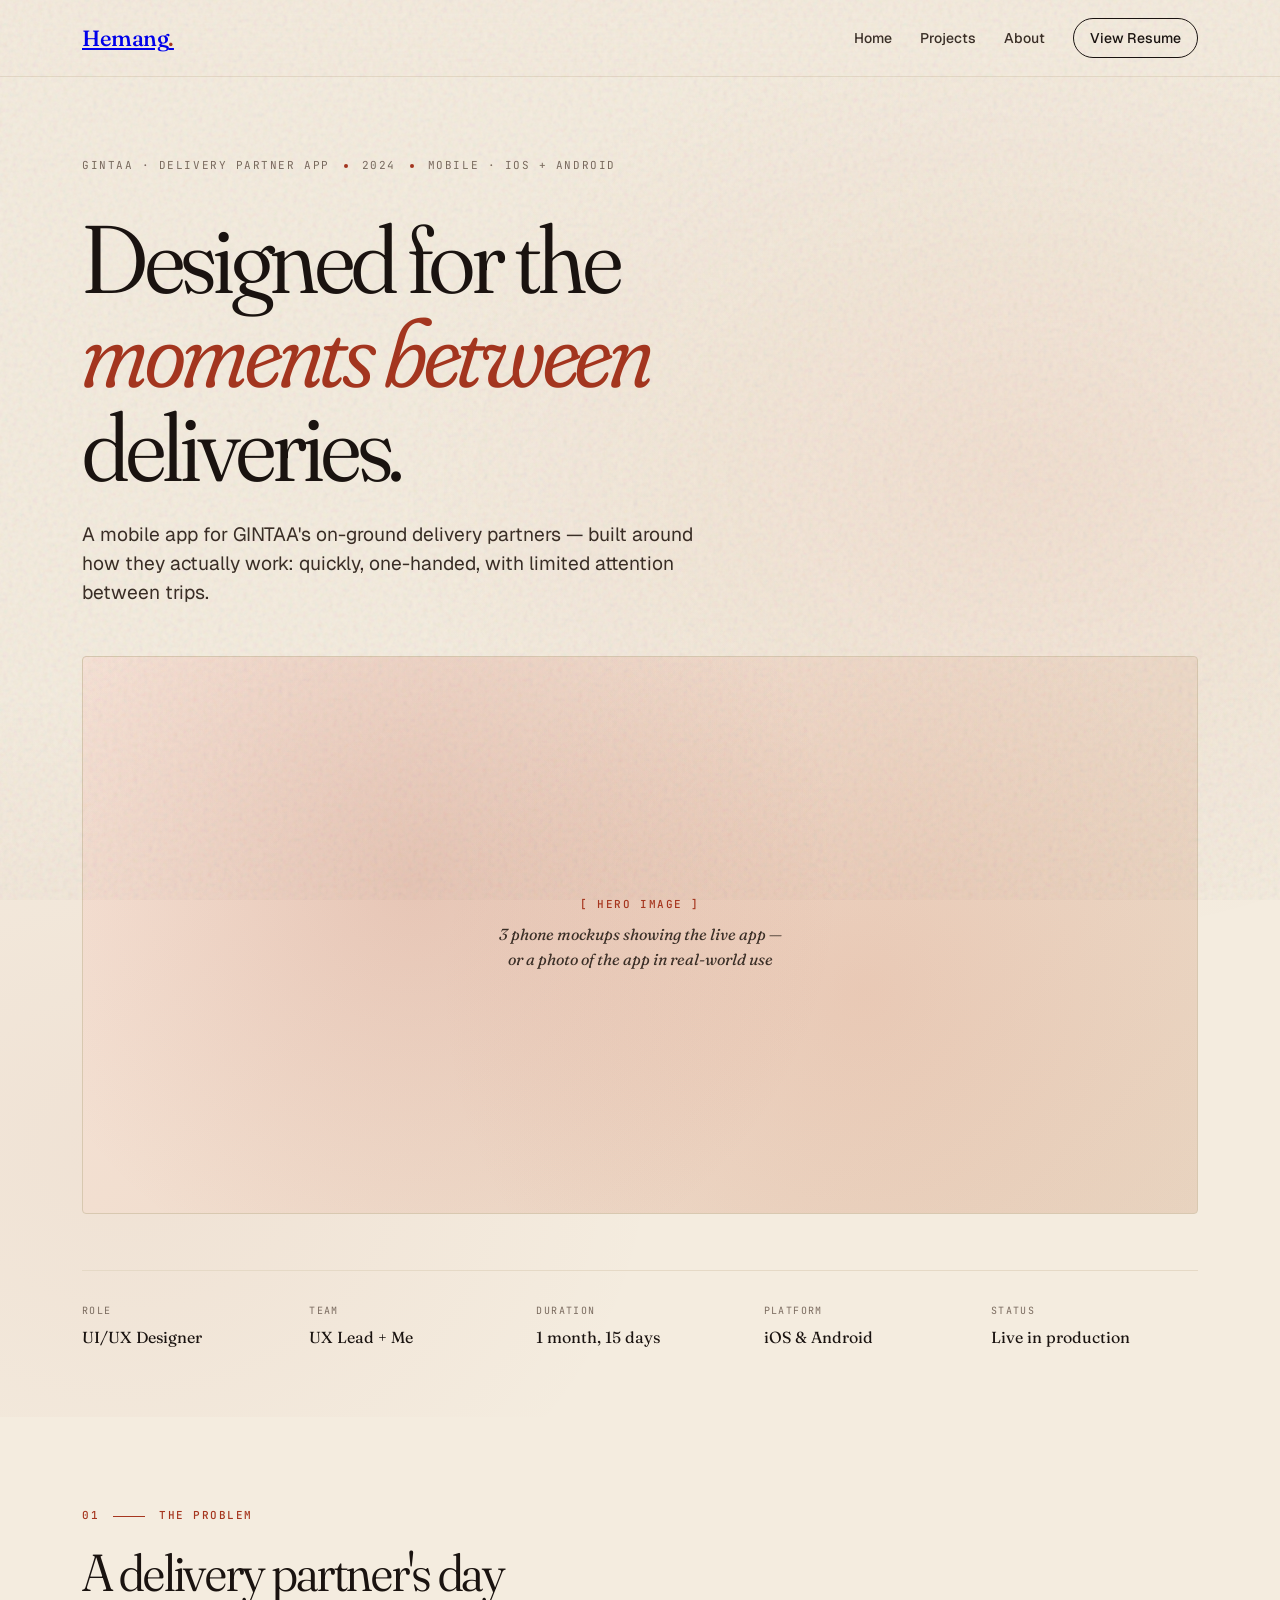
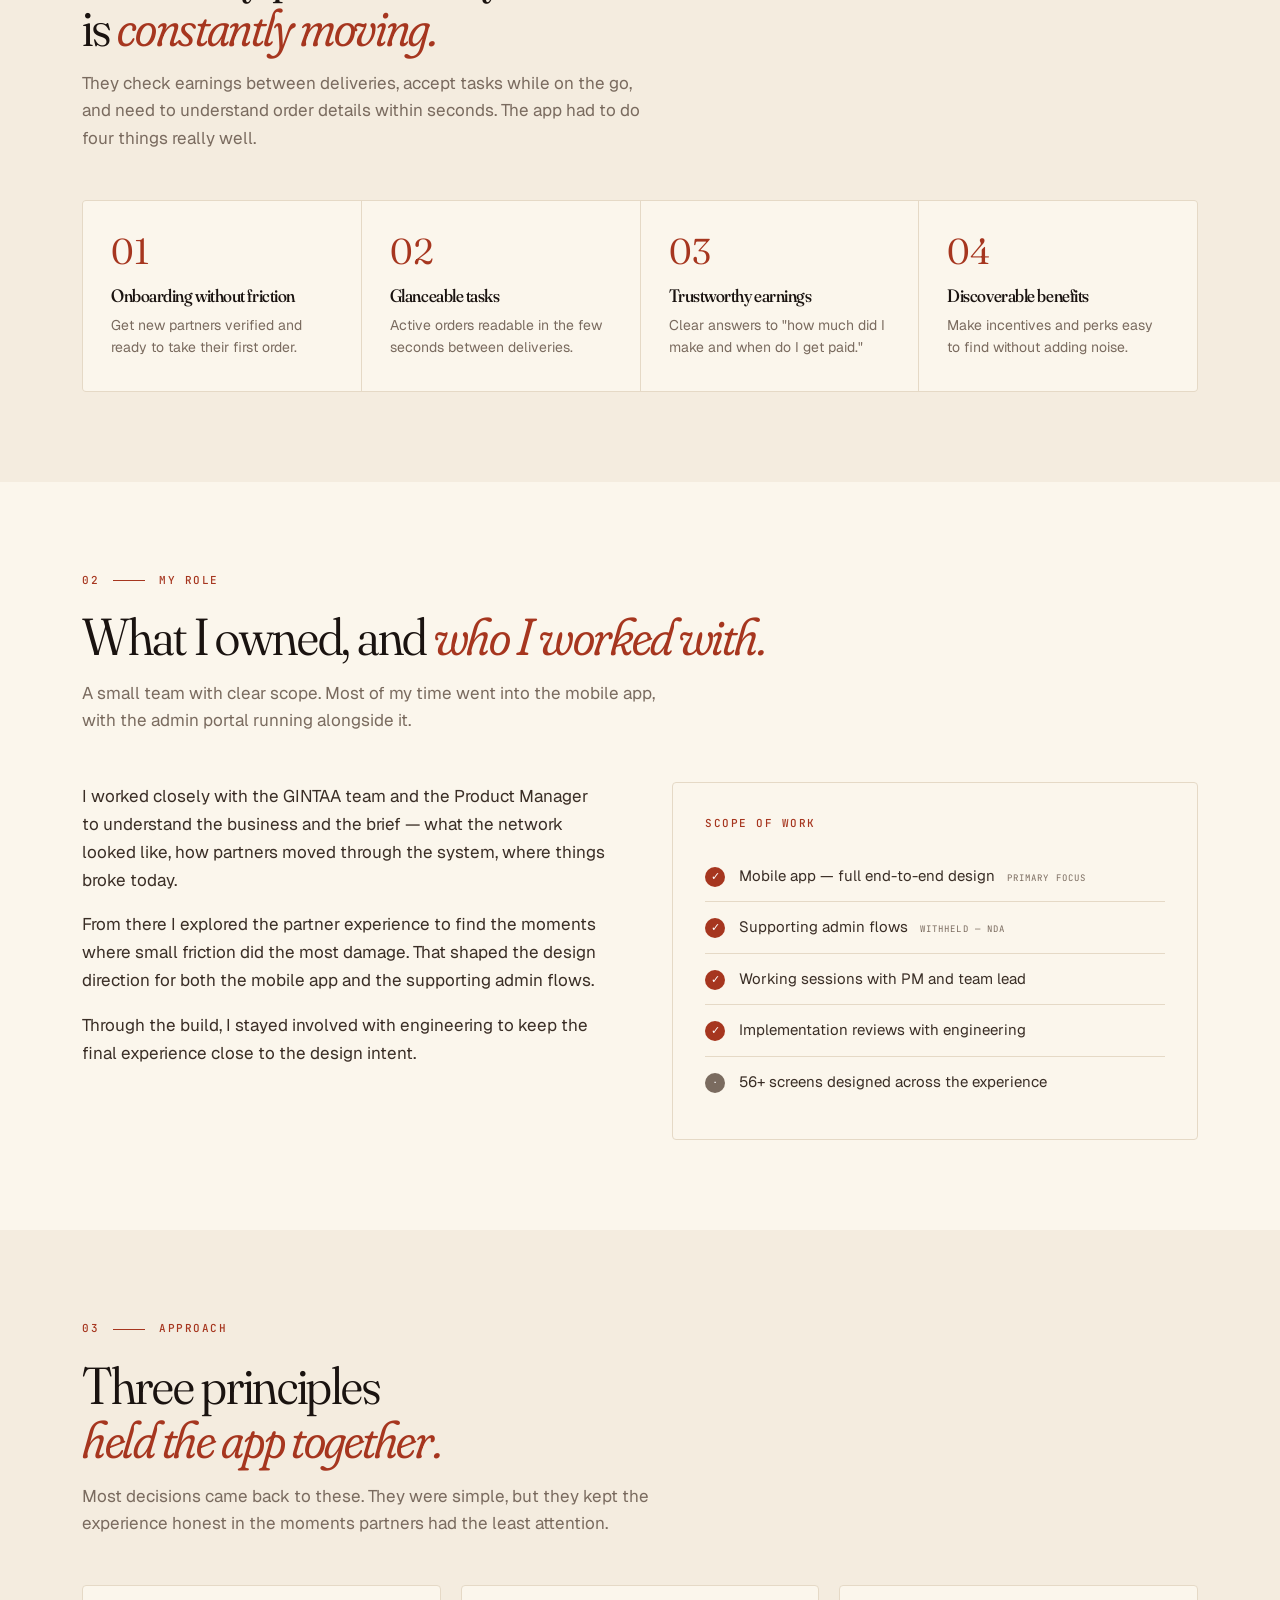
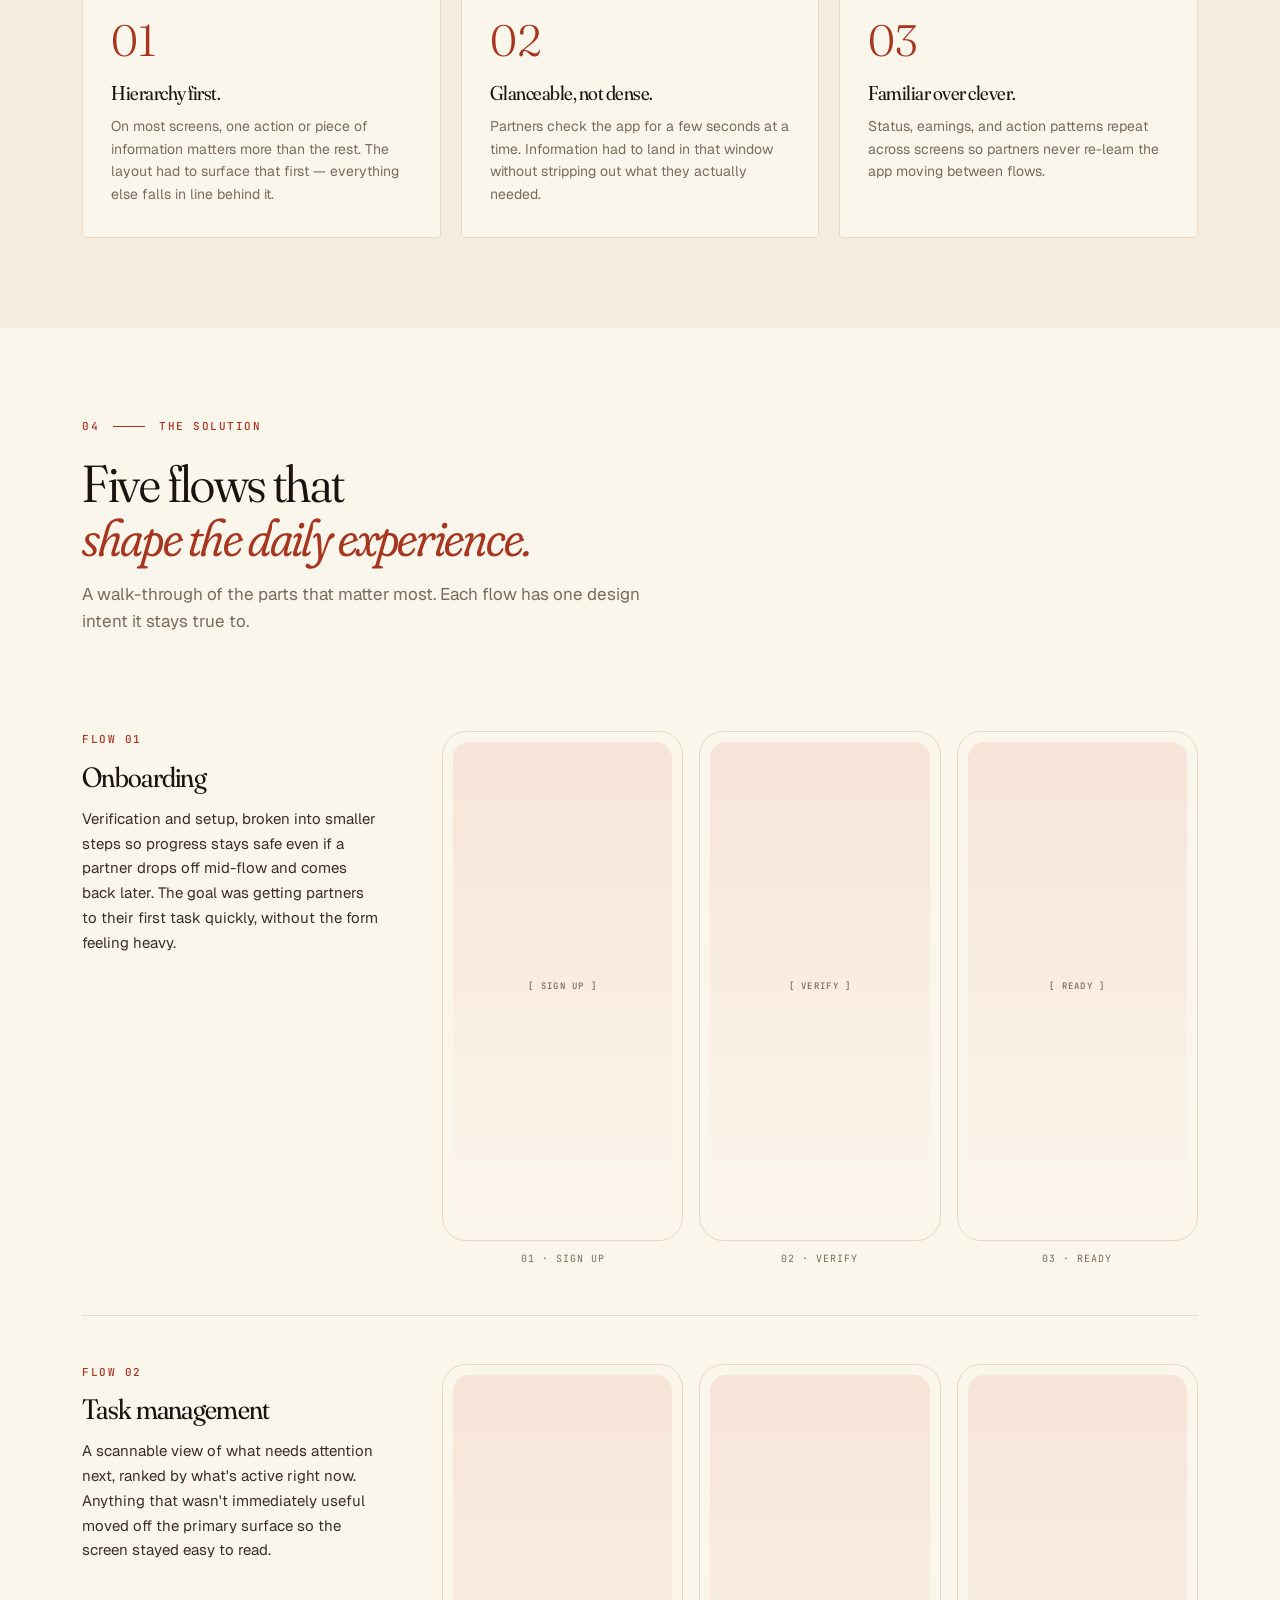
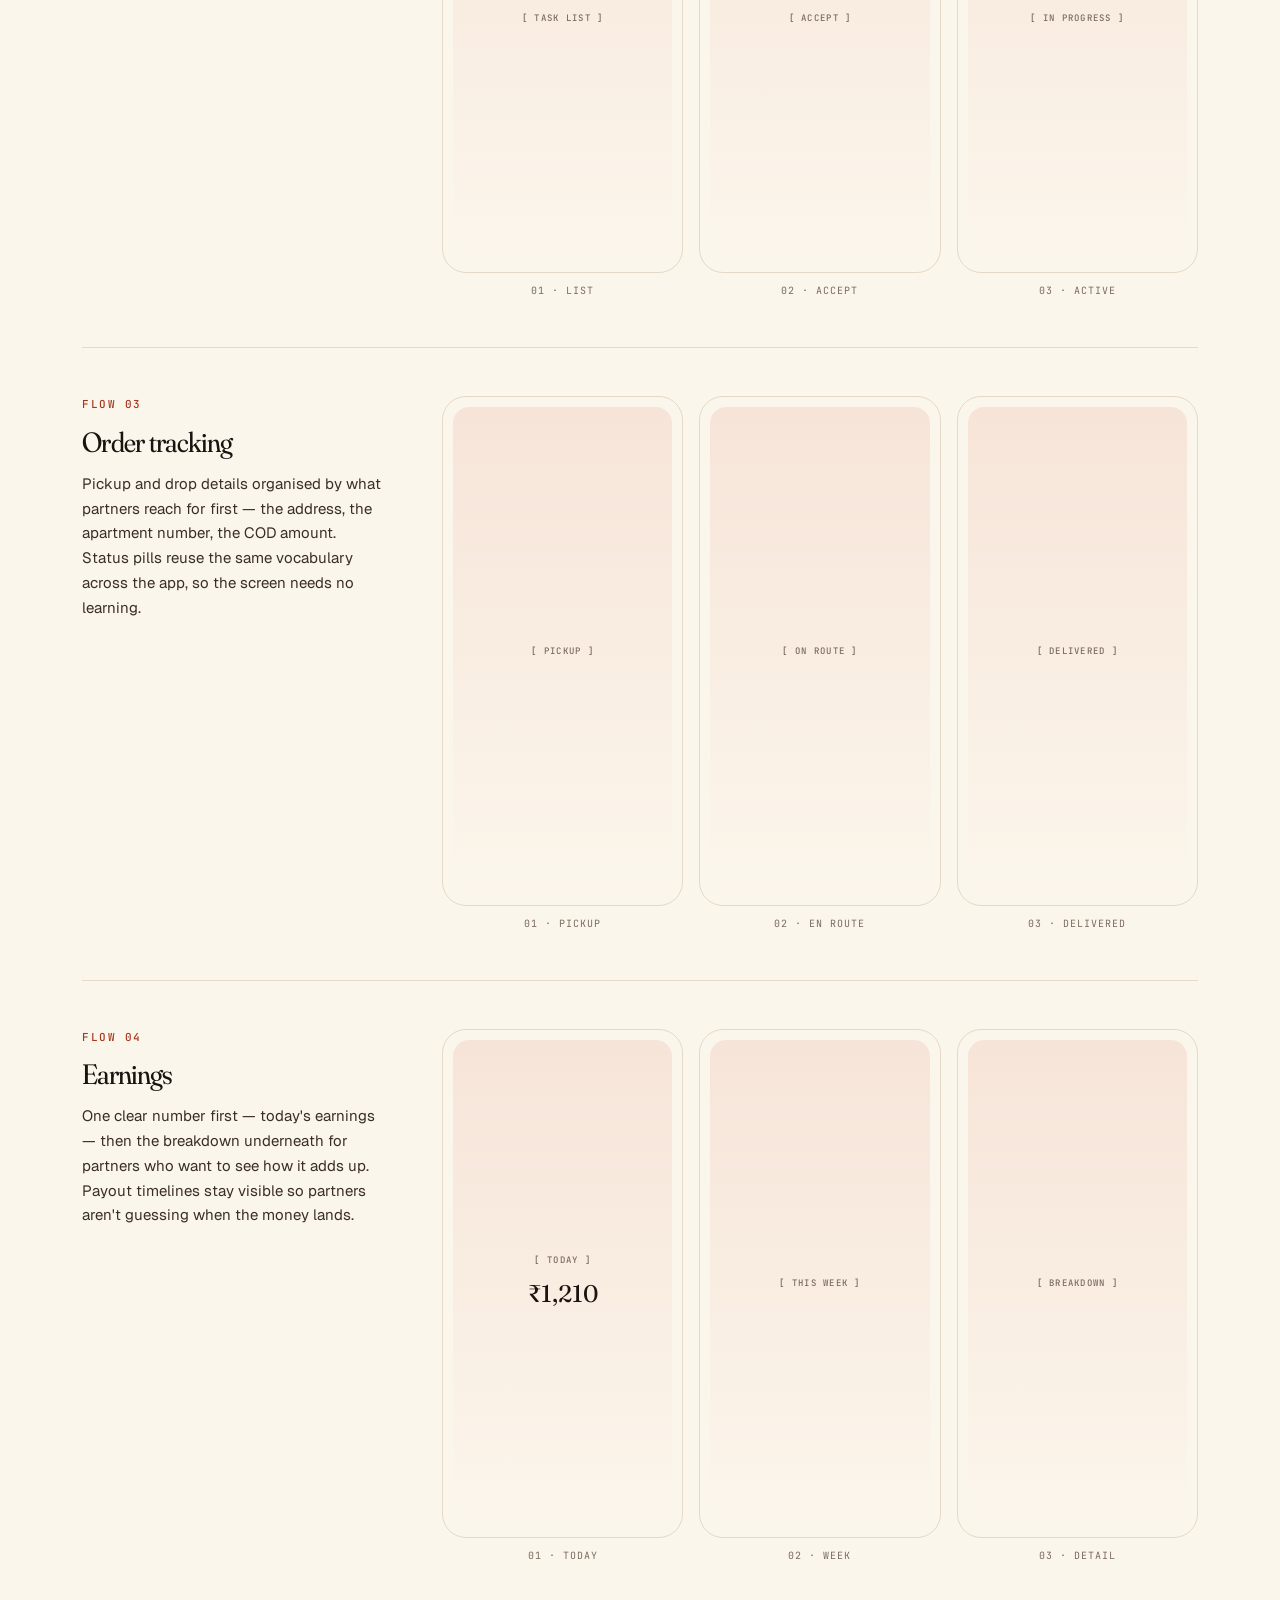
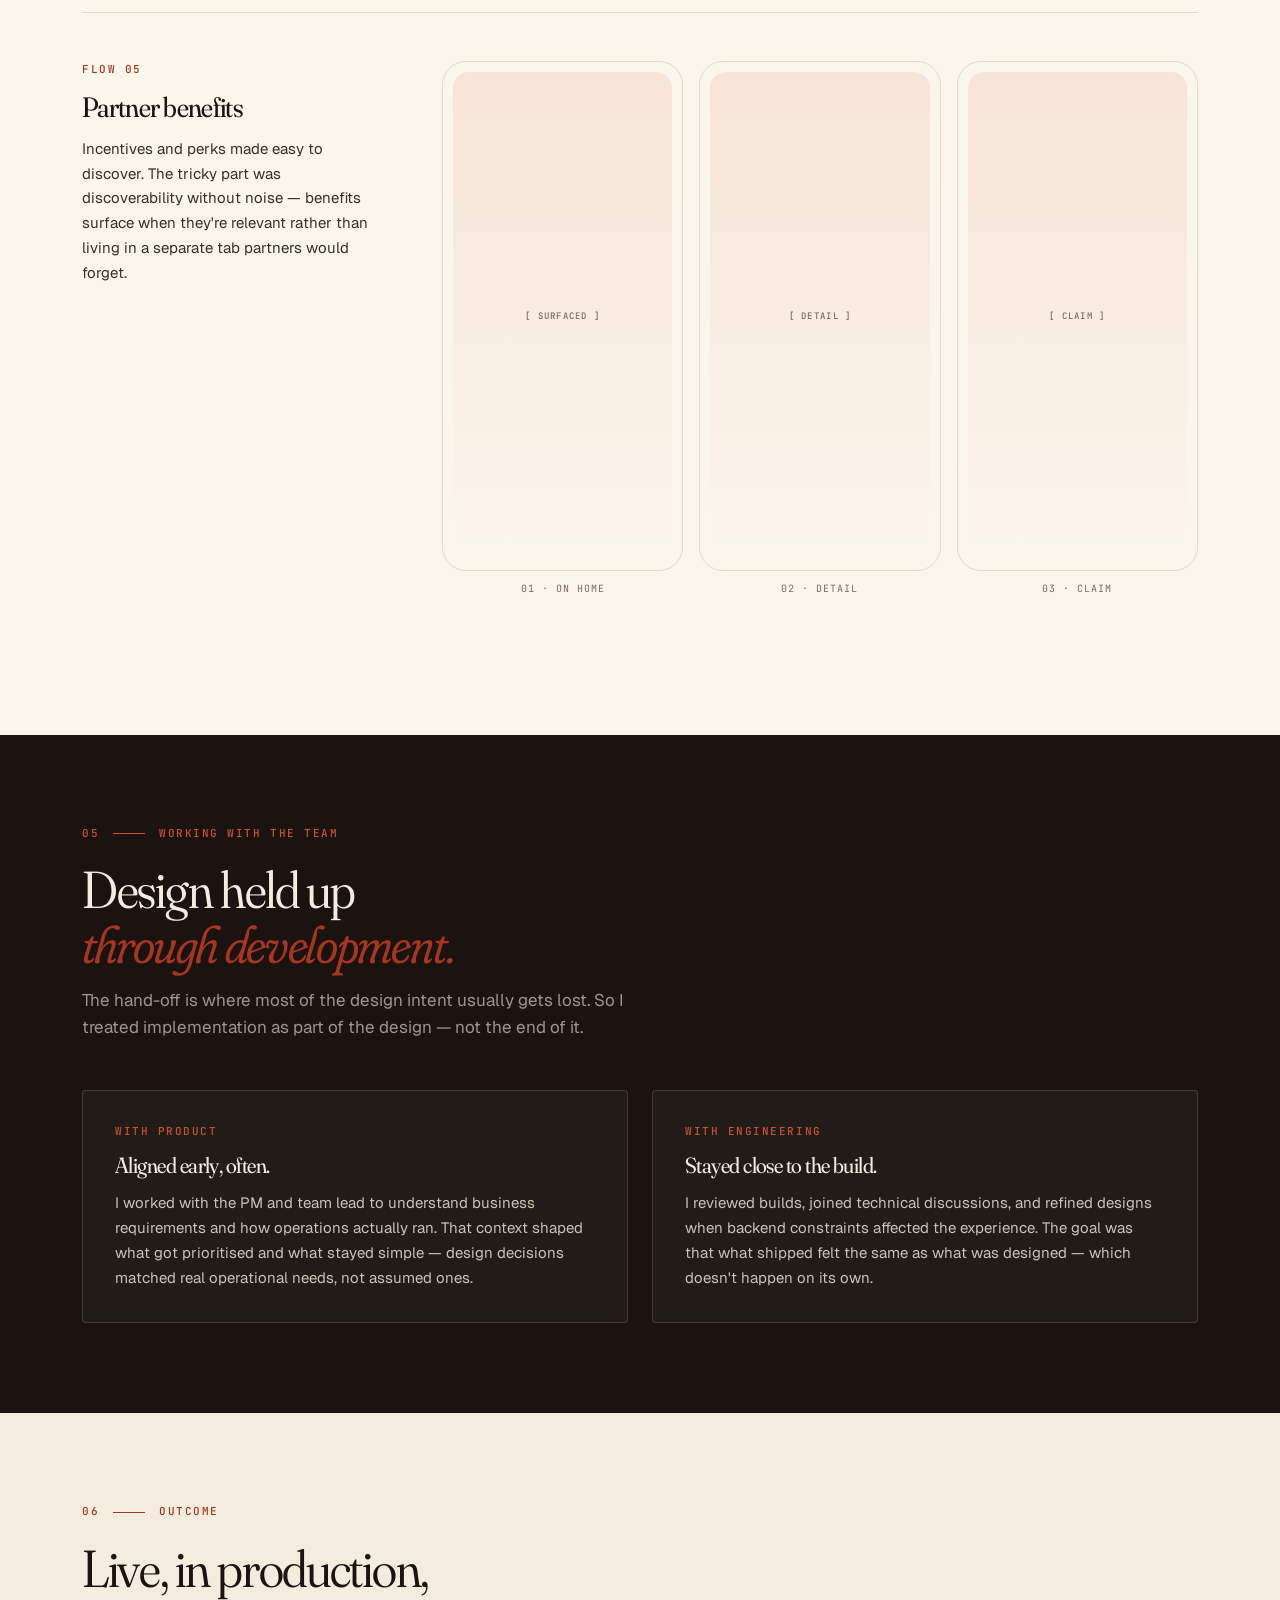
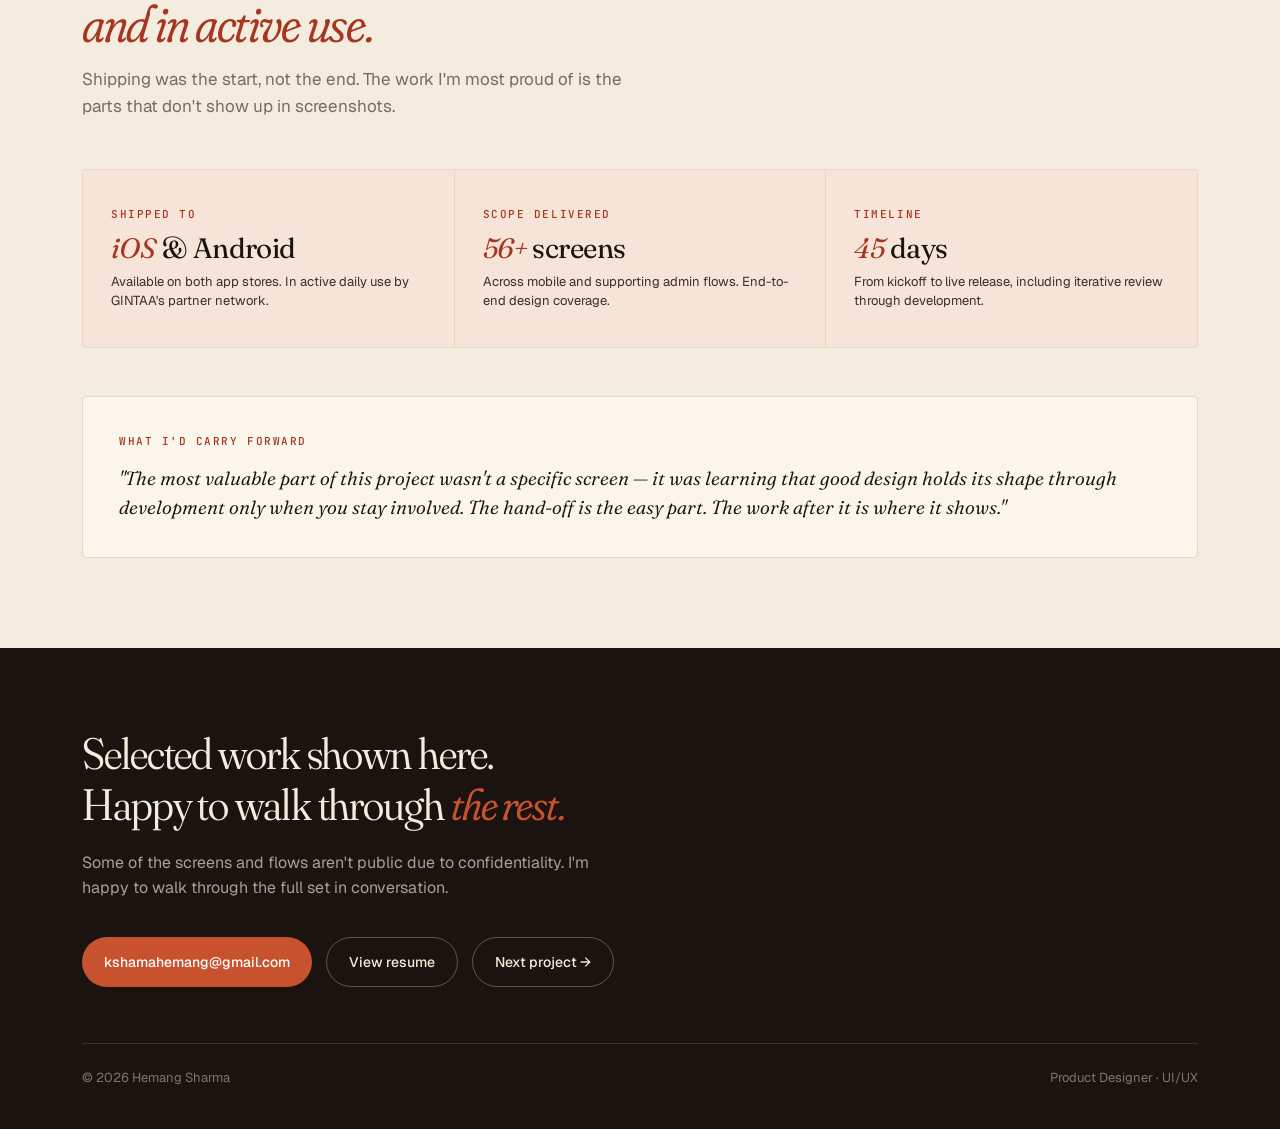
<file: uploads/gintaa_case_study_v2.html>
<!DOCTYPE html>
<html lang="en">
<head>
<meta charset="UTF-8" />
<meta name="viewport" content="width=device-width, initial-scale=1.0" />
<title>GINTAA — Delivery Partner App · Hemang Sharma</title>
<link rel="preconnect" href="https://fonts.googleapis.com">
<link rel="preconnect" href="https://fonts.gstatic.com" crossorigin>
<link href="https://fonts.googleapis.com/css2?family=Fraunces:opsz,wght,SOFT@9..144,300..900,0..100&family=Geist:wght@300;400;500;600&family=JetBrains+Mono:wght@400;500&display=swap" rel="stylesheet">
<style>
  :root {
    --bg:        #F4ECDF;
    --bg-soft:   #FBF6EC;
    --ink:       #1A1310;
    --ink-2:     #3A2E26;
    --muted:     #7A6B5F;
    --line:      #E5D9C6;
    --line-2:    #D8C8B0;
    --accent:    #A6361F;
    --accent-2:  #C9522E;
    --accent-bg: #F7E4D8;
  }

  * { box-sizing: border-box; margin: 0; padding: 0; }
  html { scroll-behavior: smooth; }

  body {
    background: var(--bg);
    color: var(--ink);
    font-family: 'Geist', -apple-system, sans-serif;
    font-size: 16px;
    line-height: 1.6;
    -webkit-font-smoothing: antialiased;
    text-rendering: optimizeLegibility;
    overflow-x: hidden;
  }

  /* Grain overlay */
  body::before {
    content: "";
    position: fixed;
    inset: 0;
    pointer-events: none;
    z-index: 9999;
    opacity: 0.35;
    mix-blend-mode: multiply;
    background-image: url("data:image/svg+xml,%3Csvg viewBox='0 0 200 200' xmlns='http://www.w3.org/2000/svg'%3E%3Cfilter id='n'%3E%3CfeTurbulence type='fractalNoise' baseFrequency='0.9' numOctaves='2' /%3E%3C/filter%3E%3Crect width='100%25' height='100%25' filter='url(%23n)' opacity='0.35'/%3E%3C/svg%3E");
  }

  /* Typography */
  .display, h1, h2, h3, h4 {
    font-family: 'Fraunces', Georgia, serif;
    font-variation-settings: "opsz" 144, "SOFT" 50;
    font-weight: 400;
    letter-spacing: -0.025em;
    line-height: 1.05;
    color: var(--ink);
  }
  .mono {
    font-family: 'JetBrains Mono', monospace;
    font-size: 11px;
    letter-spacing: 0.14em;
    text-transform: uppercase;
    font-weight: 500;
  }
  p { color: var(--ink-2); }

  /* Layout */
  .container { max-width: 1180px; margin: 0 auto; padding: 0 32px; }
  .narrow { max-width: 780px; }

  /* Nav */
  nav.top {
    position: sticky; top: 0; z-index: 100;
    background: rgba(244, 236, 223, 0.85);
    backdrop-filter: blur(20px);
    -webkit-backdrop-filter: blur(20px);
    border-bottom: 1px solid var(--line);
  }
  nav.top .inner {
    display: flex; align-items: center; justify-content: space-between;
    padding: 18px 32px; max-width: 1180px; margin: 0 auto;
  }
  nav .logo {
    font-family: 'Fraunces', serif;
    font-size: 22px; font-weight: 500; letter-spacing: -0.02em;
  }
  nav .logo span { color: var(--accent); }
  nav .links { display: flex; gap: 28px; align-items: center; }
  nav .links a {
    color: var(--ink-2); text-decoration: none;
    font-size: 14px; font-weight: 500; transition: color 0.2s;
  }
  nav .links a:hover { color: var(--accent); }
  nav .cta {
    padding: 8px 16px; border: 1px solid var(--ink);
    border-radius: 100px; font-size: 13px; font-weight: 500;
    color: var(--ink) !important; transition: all 0.2s;
  }
  nav .cta:hover { background: var(--ink); color: var(--bg) !important; }

  /* Section base */
  section { padding: 90px 0; position: relative; }
  section.tight { padding: 60px 0; }
  section.dark { background: var(--ink); color: var(--bg); }
  section.dark h2, section.dark h3 { color: var(--bg); }
  section.dark p { color: rgba(244, 236, 223, 0.8); }
  section.soft { background: var(--bg-soft); }

  .kicker {
    display: flex; align-items: center; gap: 14px;
    margin-bottom: 20px; color: var(--accent);
  }
  .kicker .num, .kicker .label {
    font-family: 'JetBrains Mono', monospace;
    font-size: 11px; font-weight: 500;
    letter-spacing: 0.14em; text-transform: uppercase;
  }
  .kicker .line { flex: 0 0 32px; height: 1px; background: var(--accent); }
  section.dark .kicker { color: var(--accent-2); }
  section.dark .kicker .line { background: var(--accent-2); }

  /* Hero */
  .hero {
    padding: 80px 0 70px;
    position: relative;
    background:
      radial-gradient(ellipse 70% 50% at 80% 30%, rgba(201, 82, 46, 0.08), transparent 70%),
      radial-gradient(ellipse 60% 50% at 10% 80%, rgba(166, 54, 31, 0.06), transparent 70%);
  }
  .hero-meta {
    font-family: 'JetBrains Mono', monospace;
    font-size: 11px; letter-spacing: 0.14em; text-transform: uppercase;
    color: var(--muted); margin-bottom: 36px;
    display: flex; gap: 14px; align-items: center; flex-wrap: wrap;
  }
  .hero-meta .dot {
    width: 4px; height: 4px; background: var(--accent);
    border-radius: 50%; display: inline-block;
  }
  .hero h1 {
    font-size: clamp(44px, 7.5vw, 96px);
    line-height: 0.98;
    letter-spacing: -0.035em;
    margin-bottom: 28px;
    font-weight: 350;
    max-width: 14ch;
  }
  .hero h1 em {
    font-style: italic;
    font-variation-settings: "opsz" 144, "SOFT" 100;
    color: var(--accent);
  }
  .hero .lede {
    font-size: clamp(17px, 1.5vw, 20px);
    line-height: 1.5;
    max-width: 620px;
    color: var(--ink-2);
    margin-bottom: 48px;
  }

  .hero-image {
    position: relative; width: 100%;
    aspect-ratio: 16 / 8;
    background: linear-gradient(135deg, var(--accent-bg) 0%, #E8D4C0 100%);
    border-radius: 4px; overflow: hidden;
    display: flex; align-items: center; justify-content: center;
    border: 1px solid var(--line-2);
  }
  .hero-image::before {
    content: ""; position: absolute; inset: 0;
    background:
      radial-gradient(circle at 30% 40%, rgba(166, 54, 31, 0.15), transparent 50%),
      radial-gradient(circle at 70% 60%, rgba(201, 82, 46, 0.12), transparent 50%);
  }
  .placeholder { position: relative; z-index: 1; text-align: center; padding: 20px; }
  .placeholder .mono { color: var(--accent); display: block; margin-bottom: 8px; }
  .placeholder .desc {
    font-family: 'Fraunces', serif; font-style: italic;
    color: var(--ink-2); font-size: 16px;
  }

  .meta-strip {
    margin-top: 56px;
    display: grid; grid-template-columns: repeat(5, 1fr); gap: 20px;
    padding-top: 32px; border-top: 1px solid var(--line);
  }
  .meta-item .label {
    font-family: 'JetBrains Mono', monospace;
    font-size: 10px; letter-spacing: 0.14em; text-transform: uppercase;
    color: var(--muted); margin-bottom: 8px;
  }
  .meta-item .value {
    font-family: 'Fraunces', serif; font-size: 16px;
    color: var(--ink); line-height: 1.3;
  }

  /* Section header */
  .sec-h {
    font-size: clamp(34px, 4.2vw, 52px);
    line-height: 1.05;
    margin-bottom: 16px;
    font-weight: 350;
  }
  .sec-h em {
    font-style: italic;
    font-variation-settings: "opsz" 144, "SOFT" 100;
    color: var(--accent);
  }
  .sec-sub {
    font-size: 17px; color: var(--muted);
    max-width: 580px; margin-bottom: 48px;
  }
  section.dark .sec-sub { color: rgba(244, 236, 223, 0.6); }

  /* Problem grid */
  .problem-grid {
    display: grid; grid-template-columns: repeat(4, 1fr); gap: 1px;
    background: var(--line); border: 1px solid var(--line);
    border-radius: 4px; overflow: hidden;
  }
  .problem-cell {
    background: var(--bg-soft); padding: 32px 28px;
  }
  .problem-cell .num {
    font-family: 'Fraunces', serif;
    font-size: 36px; line-height: 1;
    color: var(--accent); margin-bottom: 16px;
    font-weight: 350;
  }
  .problem-cell h4 {
    font-family: 'Fraunces', serif;
    font-size: 18px; margin-bottom: 8px;
    font-weight: 500; line-height: 1.25;
  }
  .problem-cell p {
    font-size: 14px; line-height: 1.55; color: var(--muted);
  }

  /* Role section */
  .role-grid {
    display: grid; grid-template-columns: 1fr 1fr; gap: 64px;
    align-items: start;
  }
  .role-grid p {
    font-size: 17px; line-height: 1.65; margin-bottom: 16px;
  }

  .role-card {
    background: var(--bg-soft); border: 1px solid var(--line);
    border-radius: 4px; padding: 32px;
  }
  .role-list { list-style: none; }
  .role-list li {
    padding: 14px 0; border-bottom: 1px solid var(--line);
    display: flex; gap: 14px; align-items: flex-start;
  }
  .role-list li:last-child { border-bottom: none; }
  .role-list .check {
    flex: 0 0 20px; height: 20px; border-radius: 50%;
    background: var(--accent); color: #fff;
    display: flex; align-items: center; justify-content: center;
    font-size: 11px; margin-top: 2px;
  }
  .role-list .check.muted { background: var(--muted); }
  .role-list .text {
    font-size: 15px; line-height: 1.5; color: var(--ink-2);
  }
  .role-list .text .label-tag {
    display: inline-block; font-family: 'JetBrains Mono', monospace;
    font-size: 9px; letter-spacing: 0.12em; text-transform: uppercase;
    color: var(--muted); margin-left: 8px;
  }

  /* Principles */
  .principles {
    display: grid; grid-template-columns: repeat(3, 1fr); gap: 20px;
  }
  .principle {
    background: var(--bg-soft); border: 1px solid var(--line);
    border-radius: 4px; padding: 32px 28px;
    transition: transform 0.3s, box-shadow 0.3s;
  }
  .principle:hover {
    transform: translateY(-2px);
    box-shadow: 0 4px 14px rgba(26,19,16,0.06);
  }
  .principle .num {
    font-family: 'Fraunces', serif;
    font-size: 44px; line-height: 1;
    color: var(--accent); margin-bottom: 18px;
    font-weight: 300;
  }
  .principle h3 {
    font-family: 'Fraunces', serif;
    font-size: 20px; line-height: 1.25;
    margin-bottom: 10px; font-weight: 400;
  }
  .principle p {
    font-size: 14px; line-height: 1.6; color: var(--muted);
  }

  /* Solution / flows */
  .flow-block {
    display: grid; grid-template-columns: 300px 1fr;
    gap: 60px; align-items: start;
    padding: 48px 0;
    border-bottom: 1px solid var(--line);
  }
  .flow-block:last-of-type { border-bottom: none; }

  .flow-info .mono {
    color: var(--accent); margin-bottom: 12px; display: block;
  }
  .flow-info h3 {
    font-family: 'Fraunces', serif;
    font-size: 28px; line-height: 1.15;
    margin-bottom: 14px; font-weight: 400;
  }
  .flow-info p {
    font-size: 15px; line-height: 1.65; color: var(--ink-2);
  }

  .flow-screens {
    display: grid; grid-template-columns: repeat(3, 1fr); gap: 16px;
  }
  .phone {
    aspect-ratio: 9 / 19;
    background: var(--bg-soft);
    border: 1px solid var(--line);
    border-radius: 24px; padding: 10px;
  }
  .phone-screen {
    width: 100%; height: 100%;
    background: linear-gradient(180deg, var(--accent-bg) 0%, #FBF6EC 100%);
    border-radius: 16px;
    display: flex; align-items: center; justify-content: center;
    padding: 14px; text-align: center;
  }
  .phone-screen .mono {
    color: var(--muted); font-size: 9px;
  }
  .phone-cap {
    margin-top: 10px;
    font-family: 'JetBrains Mono', monospace;
    font-size: 10px; letter-spacing: 0.1em;
    text-transform: uppercase; color: var(--muted);
    text-align: center;
  }

  /* Working with team */
  .team-grid {
    display: grid; grid-template-columns: 1fr 1fr; gap: 24px;
  }
  .team-card {
    padding: 32px;
    background: rgba(244, 236, 223, 0.04);
    border: 1px solid rgba(244, 236, 223, 0.15);
    border-radius: 4px;
  }
  .team-card .mono {
    color: var(--accent-2); margin-bottom: 14px; display: block;
  }
  .team-card h3 {
    font-family: 'Fraunces', serif;
    font-size: 22px; margin-bottom: 14px;
    color: var(--bg); font-weight: 400;
  }
  .team-card p {
    font-size: 15px; line-height: 1.65;
    color: rgba(244, 236, 223, 0.75);
  }

  /* Outcome */
  .outcome-row {
    display: grid; grid-template-columns: 1fr 1fr 1fr; gap: 1px;
    background: var(--line); border: 1px solid var(--line);
    border-radius: 4px; overflow: hidden;
    margin-bottom: 48px;
  }
  .outcome-cell {
    background: var(--accent-bg); padding: 36px 28px;
  }
  .outcome-cell .mono {
    color: var(--accent); margin-bottom: 10px; display: block;
  }
  .outcome-cell .big {
    font-family: 'Fraunces', serif;
    font-size: 28px; line-height: 1.1;
    color: var(--ink); margin-bottom: 8px;
    font-weight: 400; letter-spacing: -0.02em;
  }
  .outcome-cell .big em {
    color: var(--accent); font-style: italic;
  }
  .outcome-cell .desc {
    font-size: 13px; line-height: 1.5; color: var(--ink-2);
  }

  .reflection {
    padding: 36px;
    background: var(--bg-soft);
    border: 1px solid var(--line);
    border-radius: 4px;
  }
  .reflection .mono {
    color: var(--accent); margin-bottom: 14px; display: block;
  }
  .reflection p {
    font-family: 'Fraunces', serif;
    font-size: 19px; line-height: 1.5;
    color: var(--ink); font-style: italic;
    font-weight: 350;
  }

  /* Footer */
  footer {
    background: var(--ink); color: var(--bg);
    padding: 80px 0 40px; margin-top: 0;
  }
  footer h2 {
    font-size: clamp(30px, 4vw, 44px);
    line-height: 1.15; color: var(--bg);
    margin-bottom: 20px; font-weight: 350;
    max-width: 700px;
  }
  footer h2 em {
    color: var(--accent-2); font-style: italic;
    font-variation-settings: "opsz" 144, "SOFT" 100;
  }
  footer .lede {
    font-size: 16px; color: rgba(244, 236, 223, 0.65);
    margin-bottom: 36px; max-width: 540px;
  }
  footer .actions {
    display: flex; gap: 14px; margin-bottom: 56px; flex-wrap: wrap;
  }
  footer .btn {
    padding: 13px 22px; border-radius: 100px;
    font-size: 14px; font-weight: 500;
    text-decoration: none; transition: all 0.2s;
    display: inline-flex; align-items: center; gap: 8px;
  }
  footer .btn.primary { background: var(--accent-2); color: #fff; }
  footer .btn.primary:hover { background: var(--accent); }
  footer .btn.ghost {
    background: transparent; color: var(--bg);
    border: 1px solid rgba(244, 236, 223, 0.3);
  }
  footer .btn.ghost:hover { background: rgba(244, 236, 223, 0.08); }
  footer .bottom {
    border-top: 1px solid rgba(244, 236, 223, 0.15);
    padding-top: 24px;
    display: flex; justify-content: space-between; align-items: center;
    font-size: 13px; color: rgba(244, 236, 223, 0.45);
    flex-wrap: wrap; gap: 12px;
  }

  /* Mobile */
  @media (max-width: 900px) {
    .container { padding: 0 20px; }
    nav.top .inner { padding: 14px 20px; }
    nav .links { gap: 14px; }
    nav .links a:not(.cta) { display: none; }
    section { padding: 60px 0; }
    .hero { padding: 40px 0 50px; }
    .meta-strip { grid-template-columns: repeat(2, 1fr); }
    .problem-grid { grid-template-columns: 1fr 1fr; }
    .role-grid { grid-template-columns: 1fr; gap: 32px; }
    .principles { grid-template-columns: 1fr; }
    .flow-block { grid-template-columns: 1fr; gap: 28px; padding: 36px 0; }
    .team-grid { grid-template-columns: 1fr; }
    .outcome-row { grid-template-columns: 1fr; }
  }
</style>
</head>
<body>

<!-- ============ NAV ============ -->
<nav class="top">
  <div class="inner">
    <a href="#" class="logo">Hemang<span>.</span></a>
    <div class="links">
      <a href="#">Home</a>
      <a href="#">Projects</a>
      <a href="#">About</a>
      <a href="#" class="cta">View Resume</a>
    </div>
  </div>
</nav>

<!-- ============ 01 · HERO ============ -->
<section class="hero">
  <div class="container">
    <div class="hero-meta">
      <span>GINTAA · Delivery Partner App</span>
      <span class="dot"></span>
      <span>2024</span>
      <span class="dot"></span>
      <span>Mobile · iOS + Android</span>
    </div>

    <h1>
      Designed for the<br>
      <em>moments between</em><br>
      deliveries.
    </h1>

    <p class="lede">
      A mobile app for GINTAA's on-ground delivery partners — built around how they actually work: quickly, one-handed, with limited attention between trips.
    </p>

    <div class="hero-image">
      <div class="placeholder">
        <span class="mono">[ Hero image ]</span>
        <span class="desc">3 phone mockups showing the live app —<br>or a photo of the app in real-world use</span>
      </div>
    </div>

    <div class="meta-strip">
      <div class="meta-item">
        <div class="label">Role</div>
        <div class="value">UI/UX Designer</div>
      </div>
      <div class="meta-item">
        <div class="label">Team</div>
        <div class="value">UX Lead + Me</div>
      </div>
      <div class="meta-item">
        <div class="label">Duration</div>
        <div class="value">1 month, 15 days</div>
      </div>
      <div class="meta-item">
        <div class="label">Platform</div>
        <div class="value">iOS &amp; Android</div>
      </div>
      <div class="meta-item">
        <div class="label">Status</div>
        <div class="value">Live in production</div>
      </div>
    </div>
  </div>
</section>

<!-- ============ 02 · THE PROBLEM ============ -->
<section>
  <div class="container">
    <div class="kicker">
      <span class="num">01</span>
      <span class="line"></span>
      <span class="label">The Problem</span>
    </div>
    <h2 class="sec-h">A delivery partner's day<br>is <em>constantly moving.</em></h2>
    <p class="sec-sub">They check earnings between deliveries, accept tasks while on the go, and need to understand order details within seconds. The app had to do four things really well.</p>

    <div class="problem-grid">
      <div class="problem-cell">
        <div class="num">01</div>
        <h4>Onboarding without friction</h4>
        <p>Get new partners verified and ready to take their first order.</p>
      </div>
      <div class="problem-cell">
        <div class="num">02</div>
        <h4>Glanceable tasks</h4>
        <p>Active orders readable in the few seconds between deliveries.</p>
      </div>
      <div class="problem-cell">
        <div class="num">03</div>
        <h4>Trustworthy earnings</h4>
        <p>Clear answers to "how much did I make and when do I get paid."</p>
      </div>
      <div class="problem-cell">
        <div class="num">04</div>
        <h4>Discoverable benefits</h4>
        <p>Make incentives and perks easy to find without adding noise.</p>
      </div>
    </div>
  </div>
</section>

<!-- ============ 03 · MY ROLE ============ -->
<section class="soft">
  <div class="container">
    <div class="kicker">
      <span class="num">02</span>
      <span class="line"></span>
      <span class="label">My Role</span>
    </div>
    <h2 class="sec-h">What I owned, and <em>who I worked with.</em></h2>
    <p class="sec-sub">A small team with clear scope. Most of my time went into the mobile app, with the admin portal running alongside it.</p>

    <div class="role-grid">
      <div>
        <p>I worked closely with the GINTAA team and the Product Manager to understand the business and the brief — what the network looked like, how partners moved through the system, where things broke today.</p>
        <p>From there I explored the partner experience to find the moments where small friction did the most damage. That shaped the design direction for both the mobile app and the supporting admin flows.</p>
        <p>Through the build, I stayed involved with engineering to keep the final experience close to the design intent.</p>
      </div>

      <div class="role-card">
        <div class="mono" style="color: var(--accent); margin-bottom: 18px;">Scope of work</div>
        <ul class="role-list">
          <li>
            <span class="check">✓</span>
            <span class="text">Mobile app — full end-to-end design <span class="label-tag">Primary focus</span></span>
          </li>
          <li>
            <span class="check">✓</span>
            <span class="text">Supporting admin flows <span class="label-tag">Withheld — NDA</span></span>
          </li>
          <li>
            <span class="check">✓</span>
            <span class="text">Working sessions with PM and team lead</span>
          </li>
          <li>
            <span class="check">✓</span>
            <span class="text">Implementation reviews with engineering</span>
          </li>
          <li>
            <span class="check muted">·</span>
            <span class="text">56+ screens designed across the experience</span>
          </li>
        </ul>
      </div>
    </div>
  </div>
</section>

<!-- ============ 04 · HOW I APPROACHED IT ============ -->
<section>
  <div class="container">
    <div class="kicker">
      <span class="num">03</span>
      <span class="line"></span>
      <span class="label">Approach</span>
    </div>
    <h2 class="sec-h">Three principles<br><em>held the app together.</em></h2>
    <p class="sec-sub">Most decisions came back to these. They were simple, but they kept the experience honest in the moments partners had the least attention.</p>

    <div class="principles">
      <div class="principle">
        <div class="num">01</div>
        <h3>Hierarchy first.</h3>
        <p>On most screens, one action or piece of information matters more than the rest. The layout had to surface that first — everything else falls in line behind it.</p>
      </div>
      <div class="principle">
        <div class="num">02</div>
        <h3>Glanceable, not dense.</h3>
        <p>Partners check the app for a few seconds at a time. Information had to land in that window without stripping out what they actually needed.</p>
      </div>
      <div class="principle">
        <div class="num">03</div>
        <h3>Familiar over clever.</h3>
        <p>Status, earnings, and action patterns repeat across screens so partners never re-learn the app moving between flows.</p>
      </div>
    </div>
  </div>
</section>

<!-- ============ 05 · THE SOLUTION ============ -->
<section class="soft">
  <div class="container">
    <div class="kicker">
      <span class="num">04</span>
      <span class="line"></span>
      <span class="label">The Solution</span>
    </div>
    <h2 class="sec-h">Five flows that<br><em>shape the daily experience.</em></h2>
    <p class="sec-sub">A walk-through of the parts that matter most. Each flow has one design intent it stays true to.</p>

    <!-- Flow 1: Onboarding -->
    <div class="flow-block">
      <div class="flow-info">
        <span class="mono">Flow 01</span>
        <h3>Onboarding</h3>
        <p>Verification and setup, broken into smaller steps so progress stays safe even if a partner drops off mid-flow and comes back later. The goal was getting partners to their first task quickly, without the form feeling heavy.</p>
      </div>
      <div class="flow-screens">
        <div>
          <div class="phone"><div class="phone-screen"><span class="mono">[ Sign up ]</span></div></div>
          <div class="phone-cap">01 · Sign up</div>
        </div>
        <div>
          <div class="phone"><div class="phone-screen"><span class="mono">[ Verify ]</span></div></div>
          <div class="phone-cap">02 · Verify</div>
        </div>
        <div>
          <div class="phone"><div class="phone-screen"><span class="mono">[ Ready ]</span></div></div>
          <div class="phone-cap">03 · Ready</div>
        </div>
      </div>
    </div>

    <!-- Flow 2: Task management -->
    <div class="flow-block">
      <div class="flow-info">
        <span class="mono">Flow 02</span>
        <h3>Task management</h3>
        <p>A scannable view of what needs attention next, ranked by what's active right now. Anything that wasn't immediately useful moved off the primary surface so the screen stayed easy to read.</p>
      </div>
      <div class="flow-screens">
        <div>
          <div class="phone"><div class="phone-screen"><span class="mono">[ Task list ]</span></div></div>
          <div class="phone-cap">01 · List</div>
        </div>
        <div>
          <div class="phone"><div class="phone-screen"><span class="mono">[ Accept ]</span></div></div>
          <div class="phone-cap">02 · Accept</div>
        </div>
        <div>
          <div class="phone"><div class="phone-screen"><span class="mono">[ In progress ]</span></div></div>
          <div class="phone-cap">03 · Active</div>
        </div>
      </div>
    </div>

    <!-- Flow 3: Order tracking -->
    <div class="flow-block">
      <div class="flow-info">
        <span class="mono">Flow 03</span>
        <h3>Order tracking</h3>
        <p>Pickup and drop details organised by what partners reach for first — the address, the apartment number, the COD amount. Status pills reuse the same vocabulary across the app, so the screen needs no learning.</p>
      </div>
      <div class="flow-screens">
        <div>
          <div class="phone"><div class="phone-screen"><span class="mono">[ Pickup ]</span></div></div>
          <div class="phone-cap">01 · Pickup</div>
        </div>
        <div>
          <div class="phone"><div class="phone-screen"><span class="mono">[ On route ]</span></div></div>
          <div class="phone-cap">02 · En route</div>
        </div>
        <div>
          <div class="phone"><div class="phone-screen"><span class="mono">[ Delivered ]</span></div></div>
          <div class="phone-cap">03 · Delivered</div>
        </div>
      </div>
    </div>

    <!-- Flow 4: Earnings -->
    <div class="flow-block">
      <div class="flow-info">
        <span class="mono">Flow 04</span>
        <h3>Earnings</h3>
        <p>One clear number first — today's earnings — then the breakdown underneath for partners who want to see how it adds up. Payout timelines stay visible so partners aren't guessing when the money lands.</p>
      </div>
      <div class="flow-screens">
        <div>
          <div class="phone"><div class="phone-screen"><div><span class="mono" style="display: block; margin-bottom: 8px;">[ Today ]</span><span style="font-family: 'Fraunces', serif; font-size: 24px; color: var(--ink);">₹1,210</span></div></div></div>
          <div class="phone-cap">01 · Today</div>
        </div>
        <div>
          <div class="phone"><div class="phone-screen"><span class="mono">[ This week ]</span></div></div>
          <div class="phone-cap">02 · Week</div>
        </div>
        <div>
          <div class="phone"><div class="phone-screen"><span class="mono">[ Breakdown ]</span></div></div>
          <div class="phone-cap">03 · Detail</div>
        </div>
      </div>
    </div>

    <!-- Flow 5: Benefits -->
    <div class="flow-block">
      <div class="flow-info">
        <span class="mono">Flow 05</span>
        <h3>Partner benefits</h3>
        <p>Incentives and perks made easy to discover. The tricky part was discoverability without noise — benefits surface when they're relevant rather than living in a separate tab partners would forget.</p>
      </div>
      <div class="flow-screens">
        <div>
          <div class="phone"><div class="phone-screen"><span class="mono">[ Surfaced ]</span></div></div>
          <div class="phone-cap">01 · On home</div>
        </div>
        <div>
          <div class="phone"><div class="phone-screen"><span class="mono">[ Detail ]</span></div></div>
          <div class="phone-cap">02 · Detail</div>
        </div>
        <div>
          <div class="phone"><div class="phone-screen"><span class="mono">[ Claim ]</span></div></div>
          <div class="phone-cap">03 · Claim</div>
        </div>
      </div>
    </div>
  </div>
</section>

<!-- ============ 06 · WORKING WITH THE TEAM ============ -->
<section class="dark">
  <div class="container">
    <div class="kicker">
      <span class="num">05</span>
      <span class="line"></span>
      <span class="label">Working with the team</span>
    </div>
    <h2 class="sec-h" style="color: var(--bg);">Design held up<br><em>through development.</em></h2>
    <p class="sec-sub">The hand-off is where most of the design intent usually gets lost. So I treated implementation as part of the design — not the end of it.</p>

    <div class="team-grid">
      <div class="team-card">
        <span class="mono">With Product</span>
        <h3>Aligned early, often.</h3>
        <p>I worked with the PM and team lead to understand business requirements and how operations actually ran. That context shaped what got prioritised and what stayed simple — design decisions matched real operational needs, not assumed ones.</p>
      </div>
      <div class="team-card">
        <span class="mono">With Engineering</span>
        <h3>Stayed close to the build.</h3>
        <p>I reviewed builds, joined technical discussions, and refined designs when backend constraints affected the experience. The goal was that what shipped felt the same as what was designed — which doesn't happen on its own.</p>
      </div>
    </div>
  </div>
</section>

<!-- ============ 07 · OUTCOME ============ -->
<section>
  <div class="container">
    <div class="kicker">
      <span class="num">06</span>
      <span class="line"></span>
      <span class="label">Outcome</span>
    </div>
    <h2 class="sec-h">Live, in production,<br><em>and in active use.</em></h2>
    <p class="sec-sub">Shipping was the start, not the end. The work I'm most proud of is the parts that don't show up in screenshots.</p>

    <div class="outcome-row">
      <div class="outcome-cell">
        <span class="mono">Shipped to</span>
        <div class="big"><em>iOS</em> &amp; Android</div>
        <div class="desc">Available on both app stores. In active daily use by GINTAA's partner network.</div>
      </div>
      <div class="outcome-cell">
        <span class="mono">Scope delivered</span>
        <div class="big"><em>56+</em> screens</div>
        <div class="desc">Across mobile and supporting admin flows. End-to-end design coverage.</div>
      </div>
      <div class="outcome-cell">
        <span class="mono">Timeline</span>
        <div class="big"><em>45</em> days</div>
        <div class="desc">From kickoff to live release, including iterative review through development.</div>
      </div>
    </div>

    <div class="reflection">
      <span class="mono">What I'd carry forward</span>
      <p>"The most valuable part of this project wasn't a specific screen — it was learning that good design holds its shape through development only when you stay involved. The hand-off is the easy part. The work after it is where it shows."</p>
    </div>
  </div>
</section>

<!-- ============ FOOTER ============ -->
<footer>
  <div class="container">
    <h2>Selected work shown here.<br>Happy to walk through <em>the rest.</em></h2>
    <p class="lede">
      Some of the screens and flows aren't public due to confidentiality. I'm happy to walk through the full set in conversation.
    </p>

    <div class="actions">
      <a href="mailto:kshamahemang@gmail.com" class="btn primary">kshamahemang@gmail.com</a>
      <a href="#" class="btn ghost">View resume</a>
      <a href="#" class="btn ghost">Next project →</a>
    </div>

    <div class="bottom">
      <span>© 2026 Hemang Sharma</span>
      <span>Product Designer · UI/UX</span>
    </div>
  </div>
</footer>

</body>
</html>
</file>
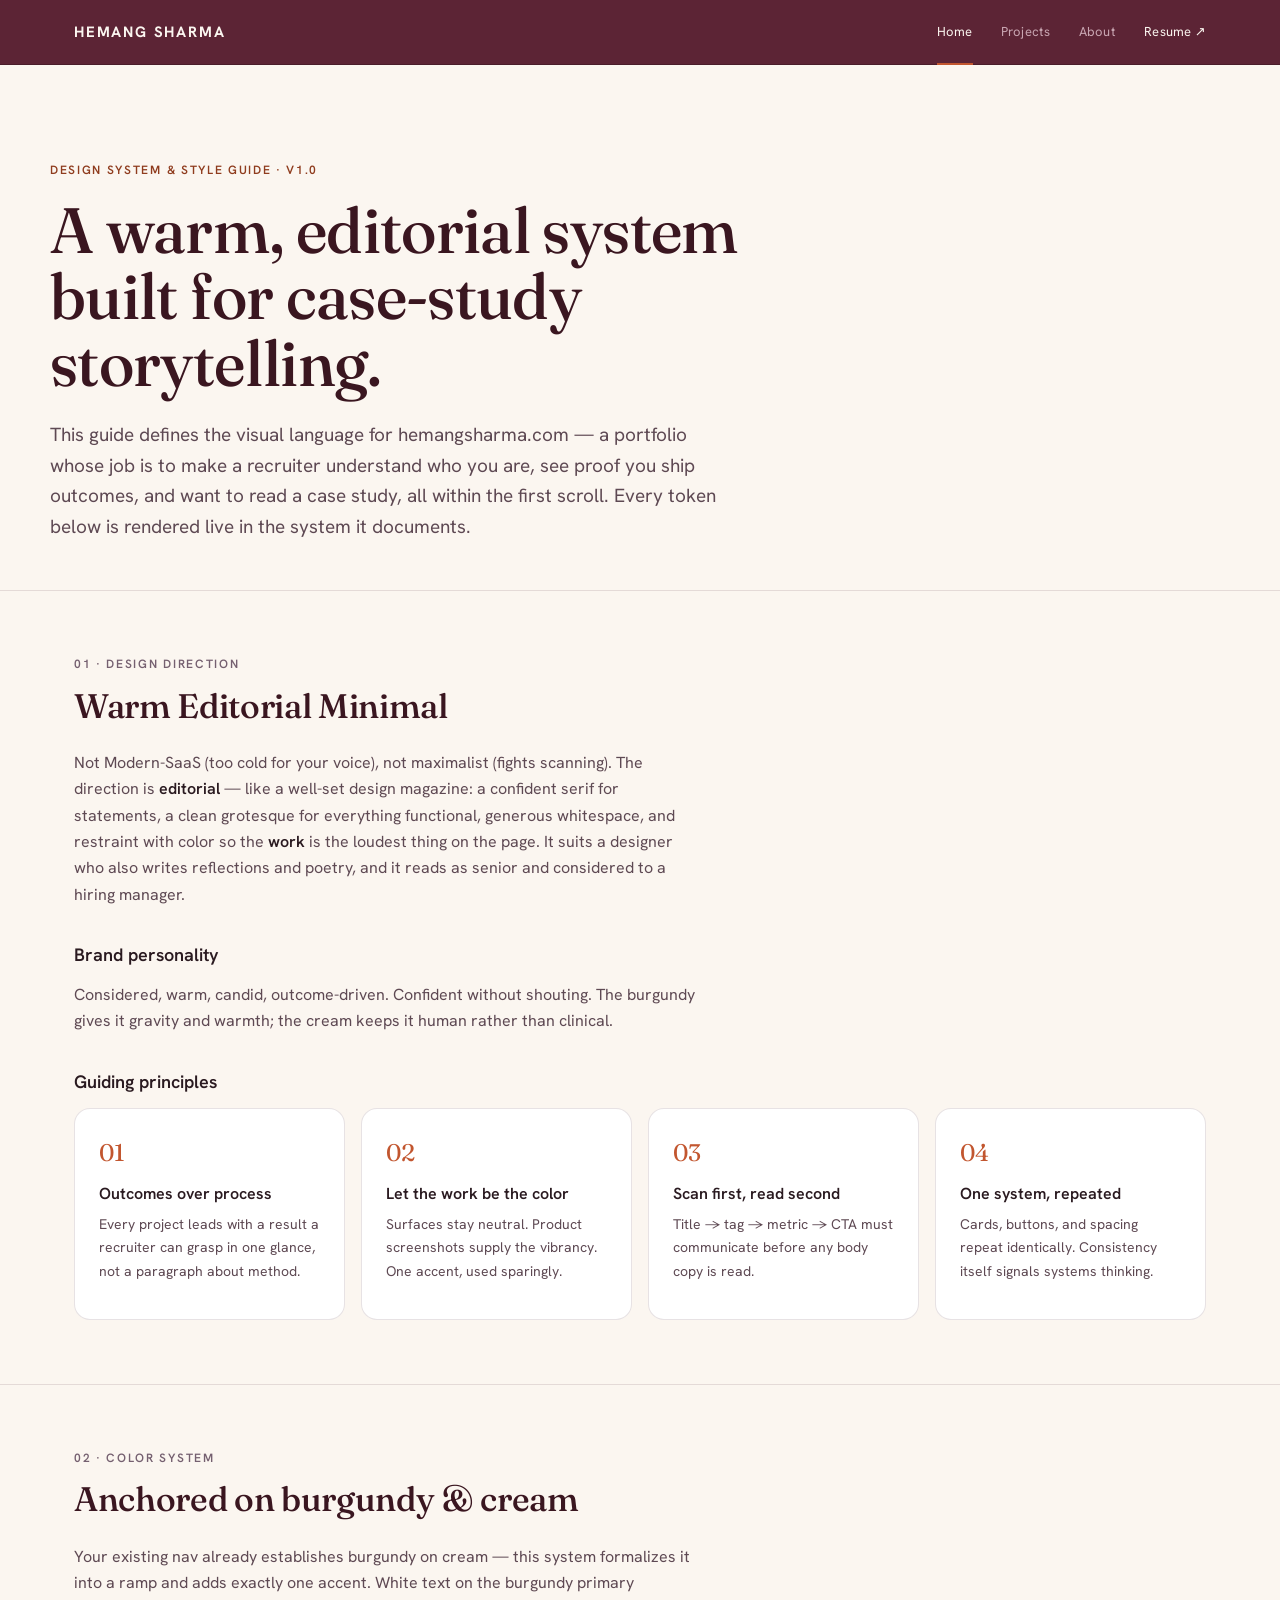
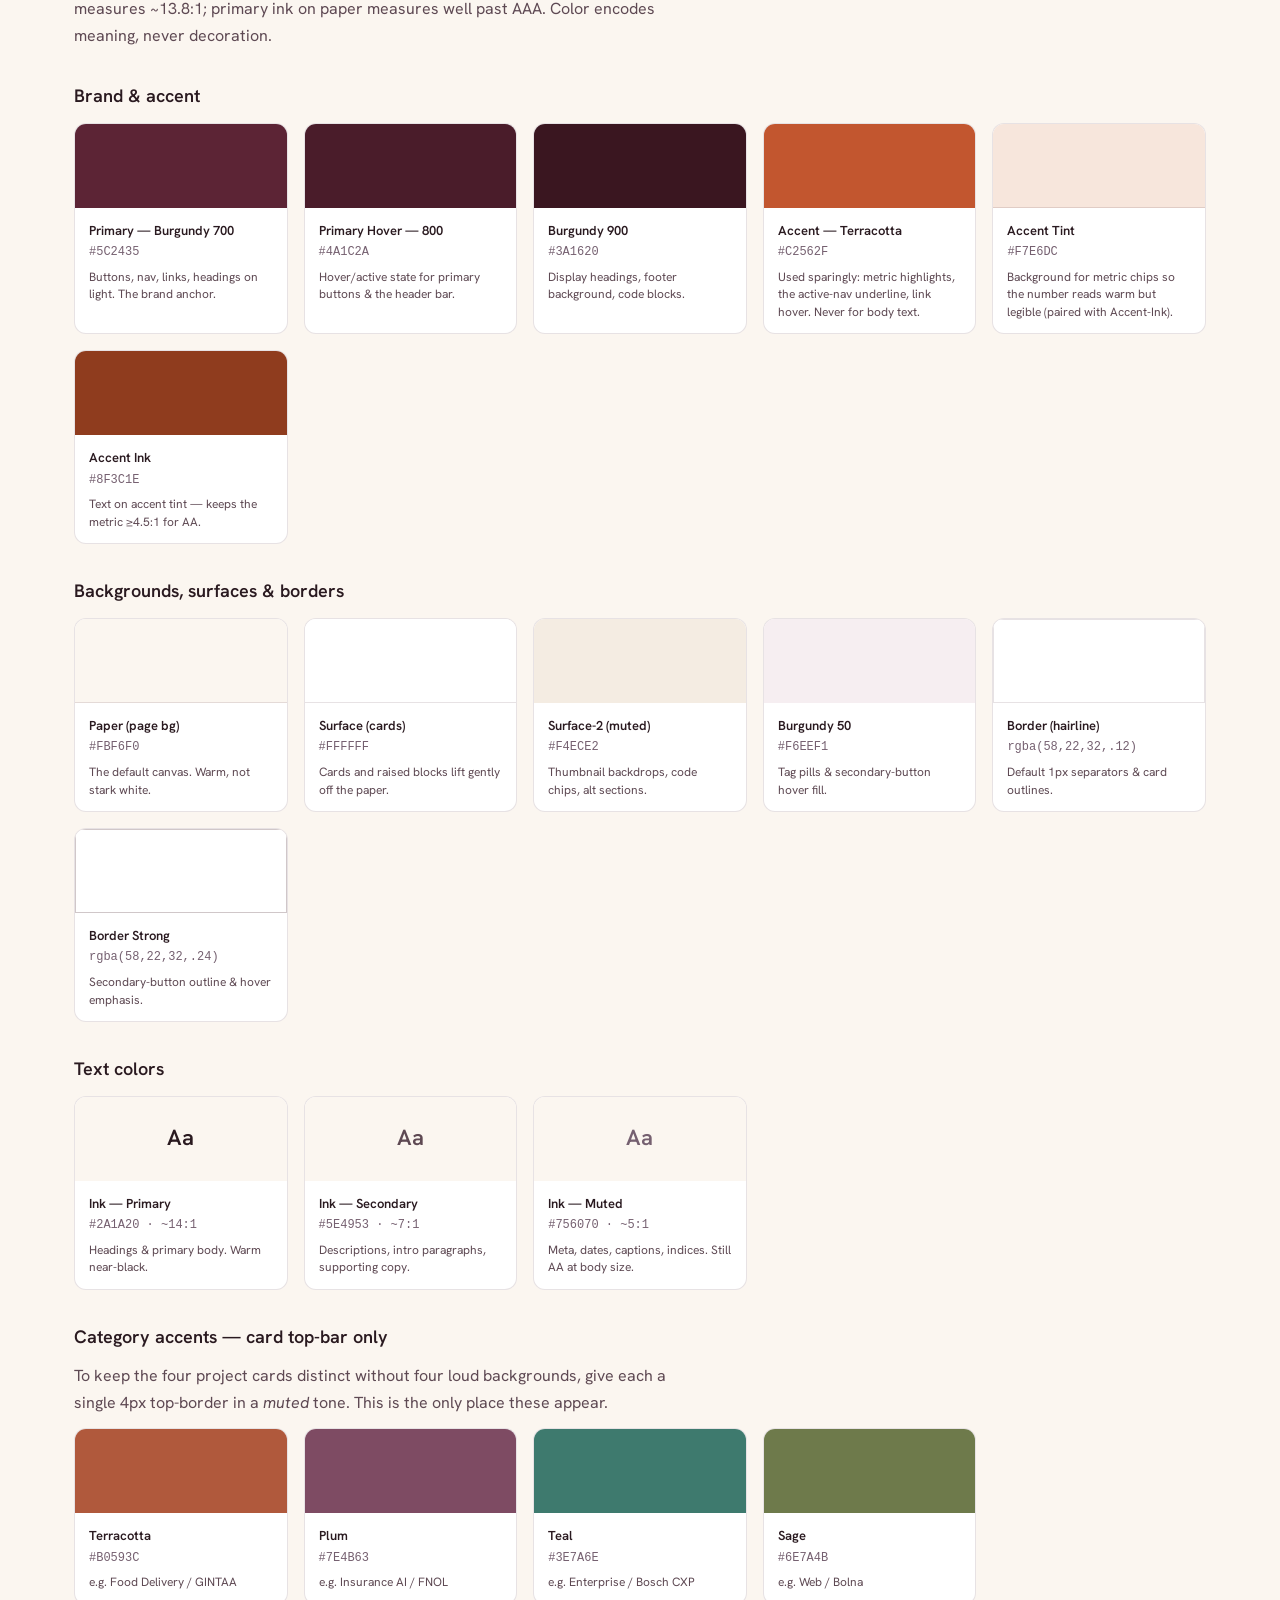
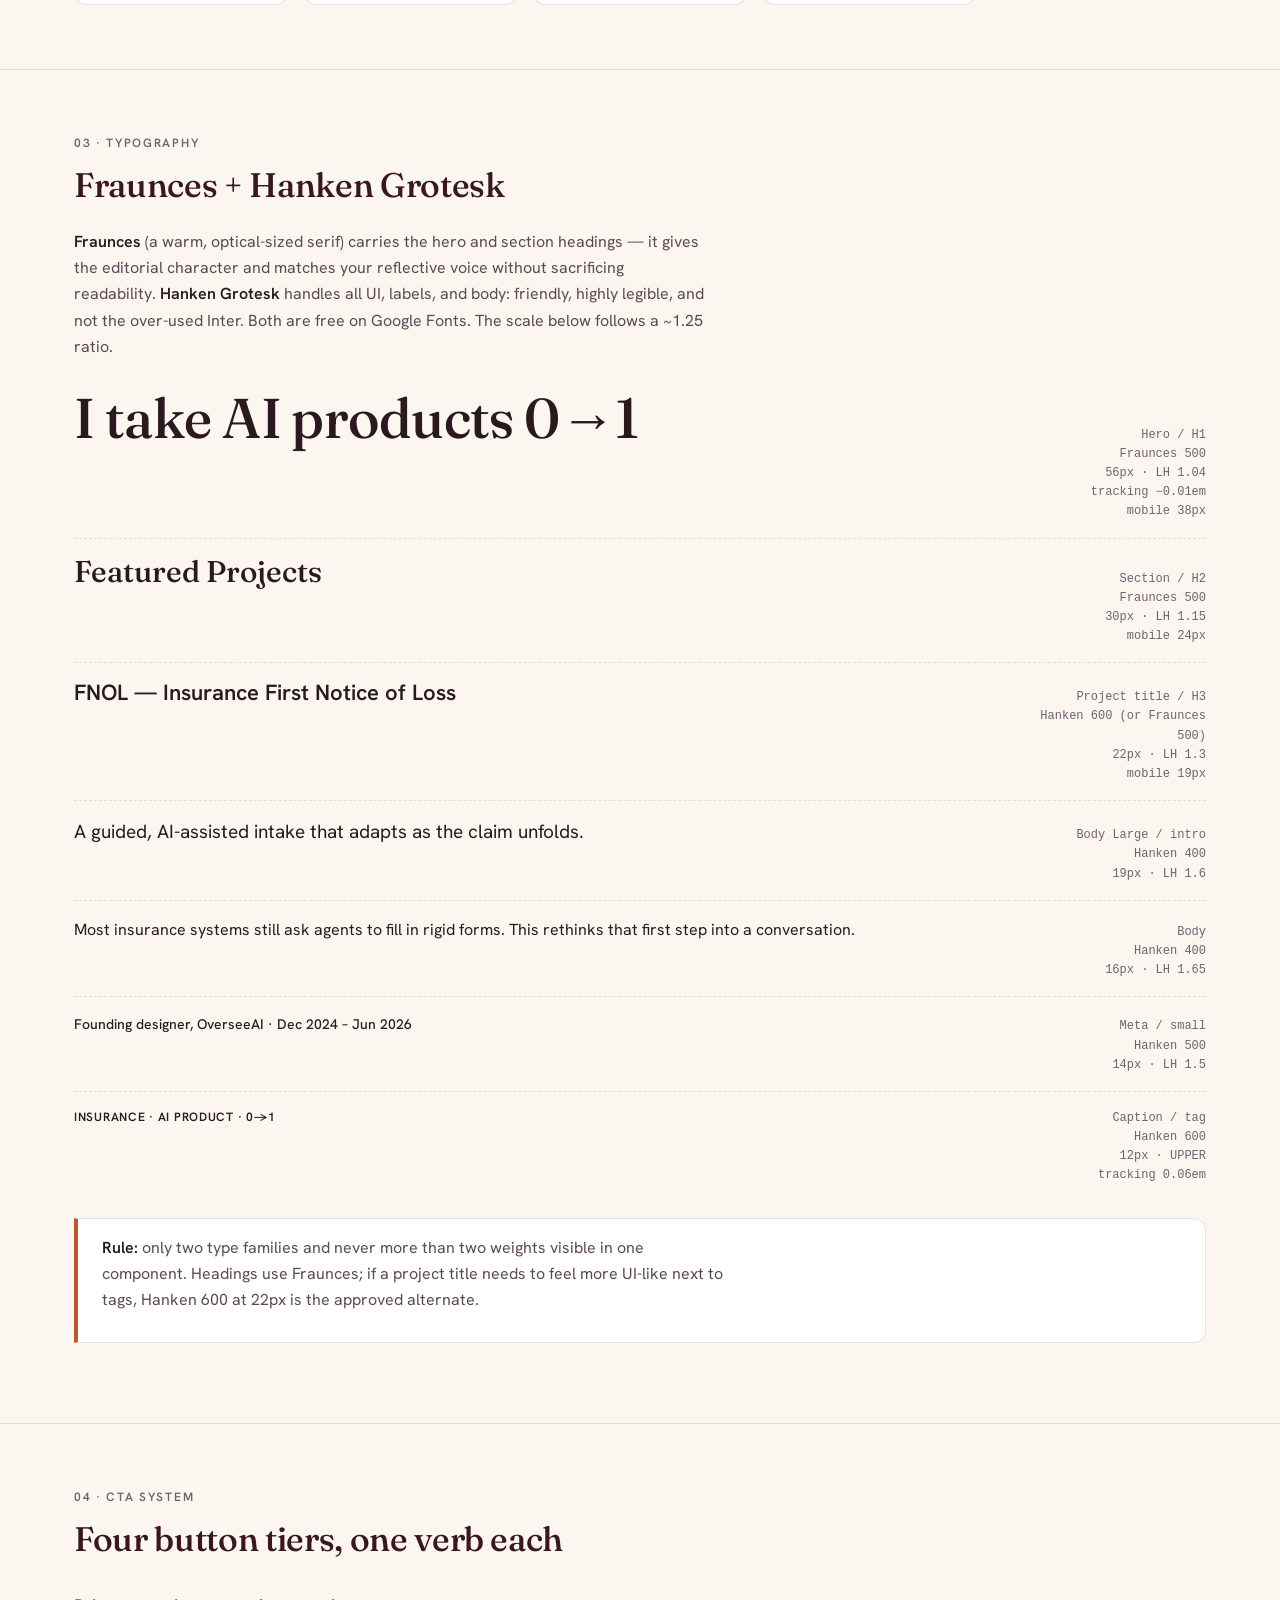
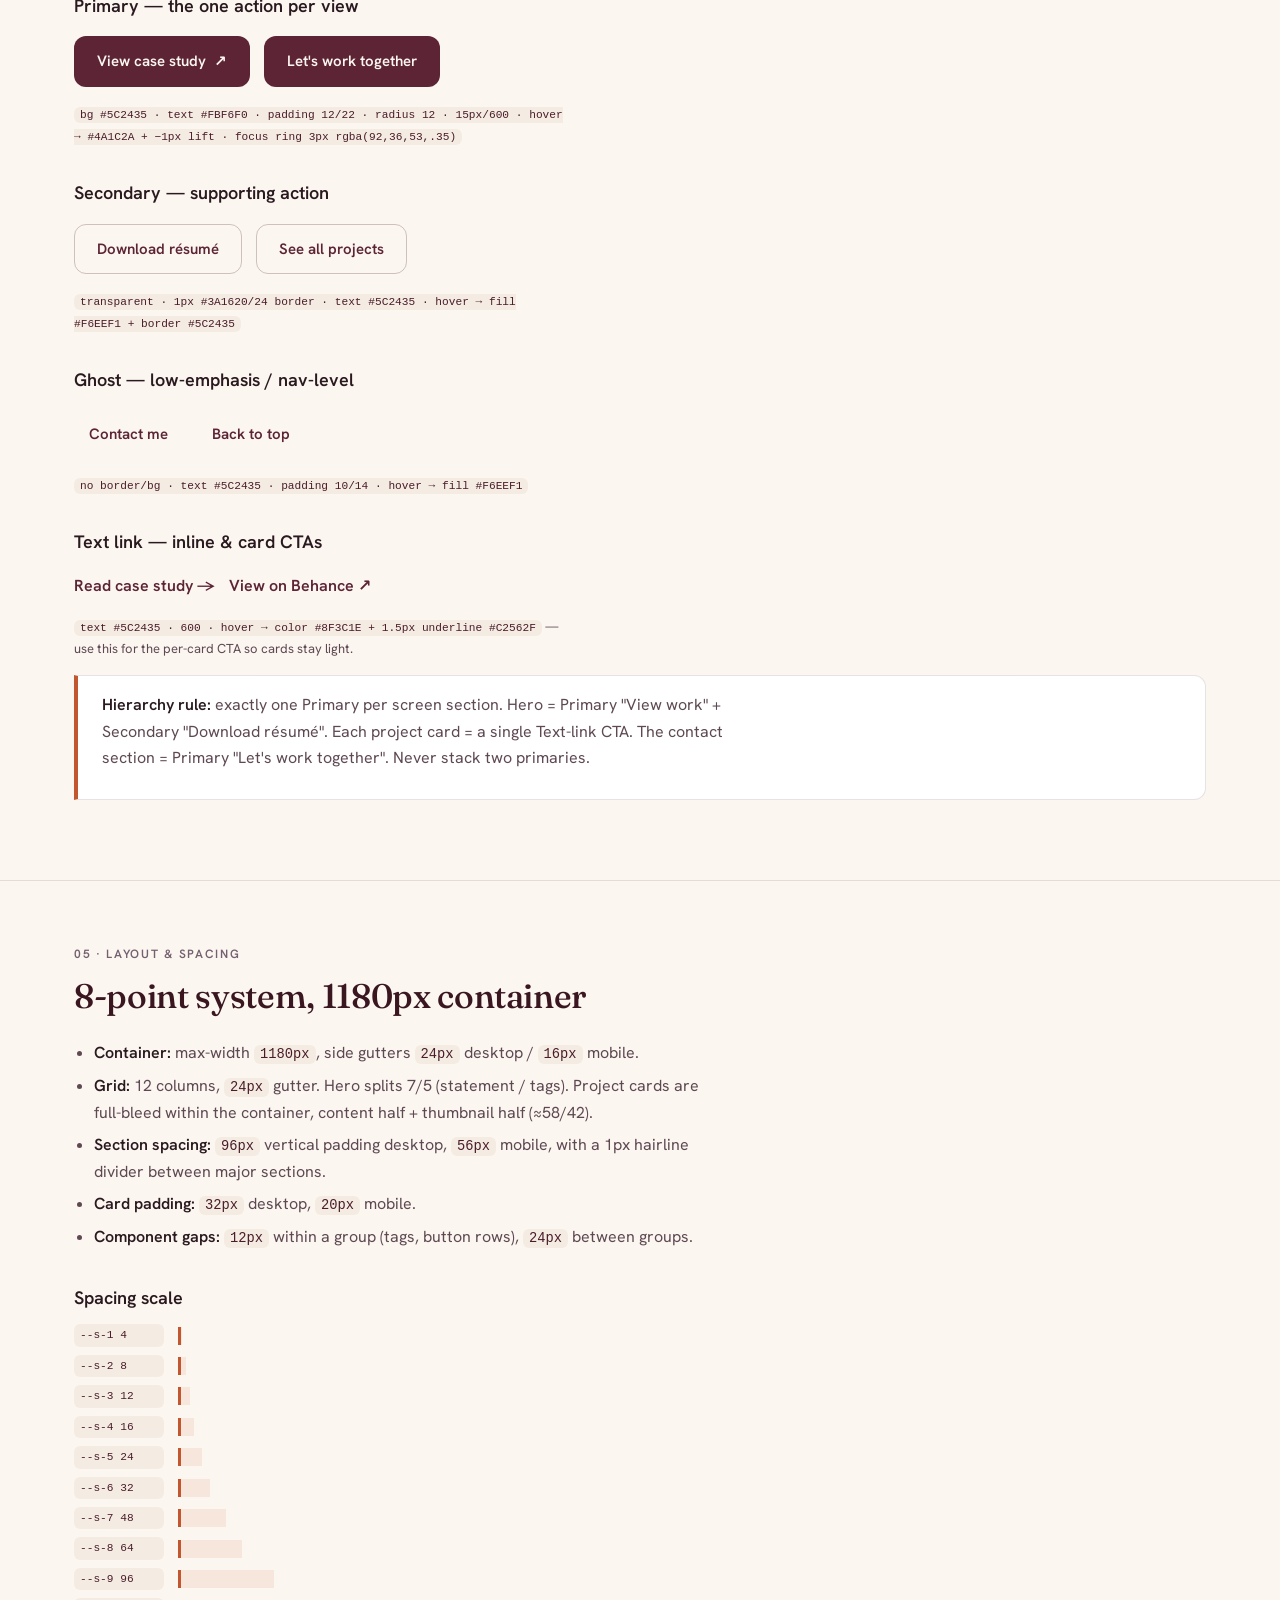
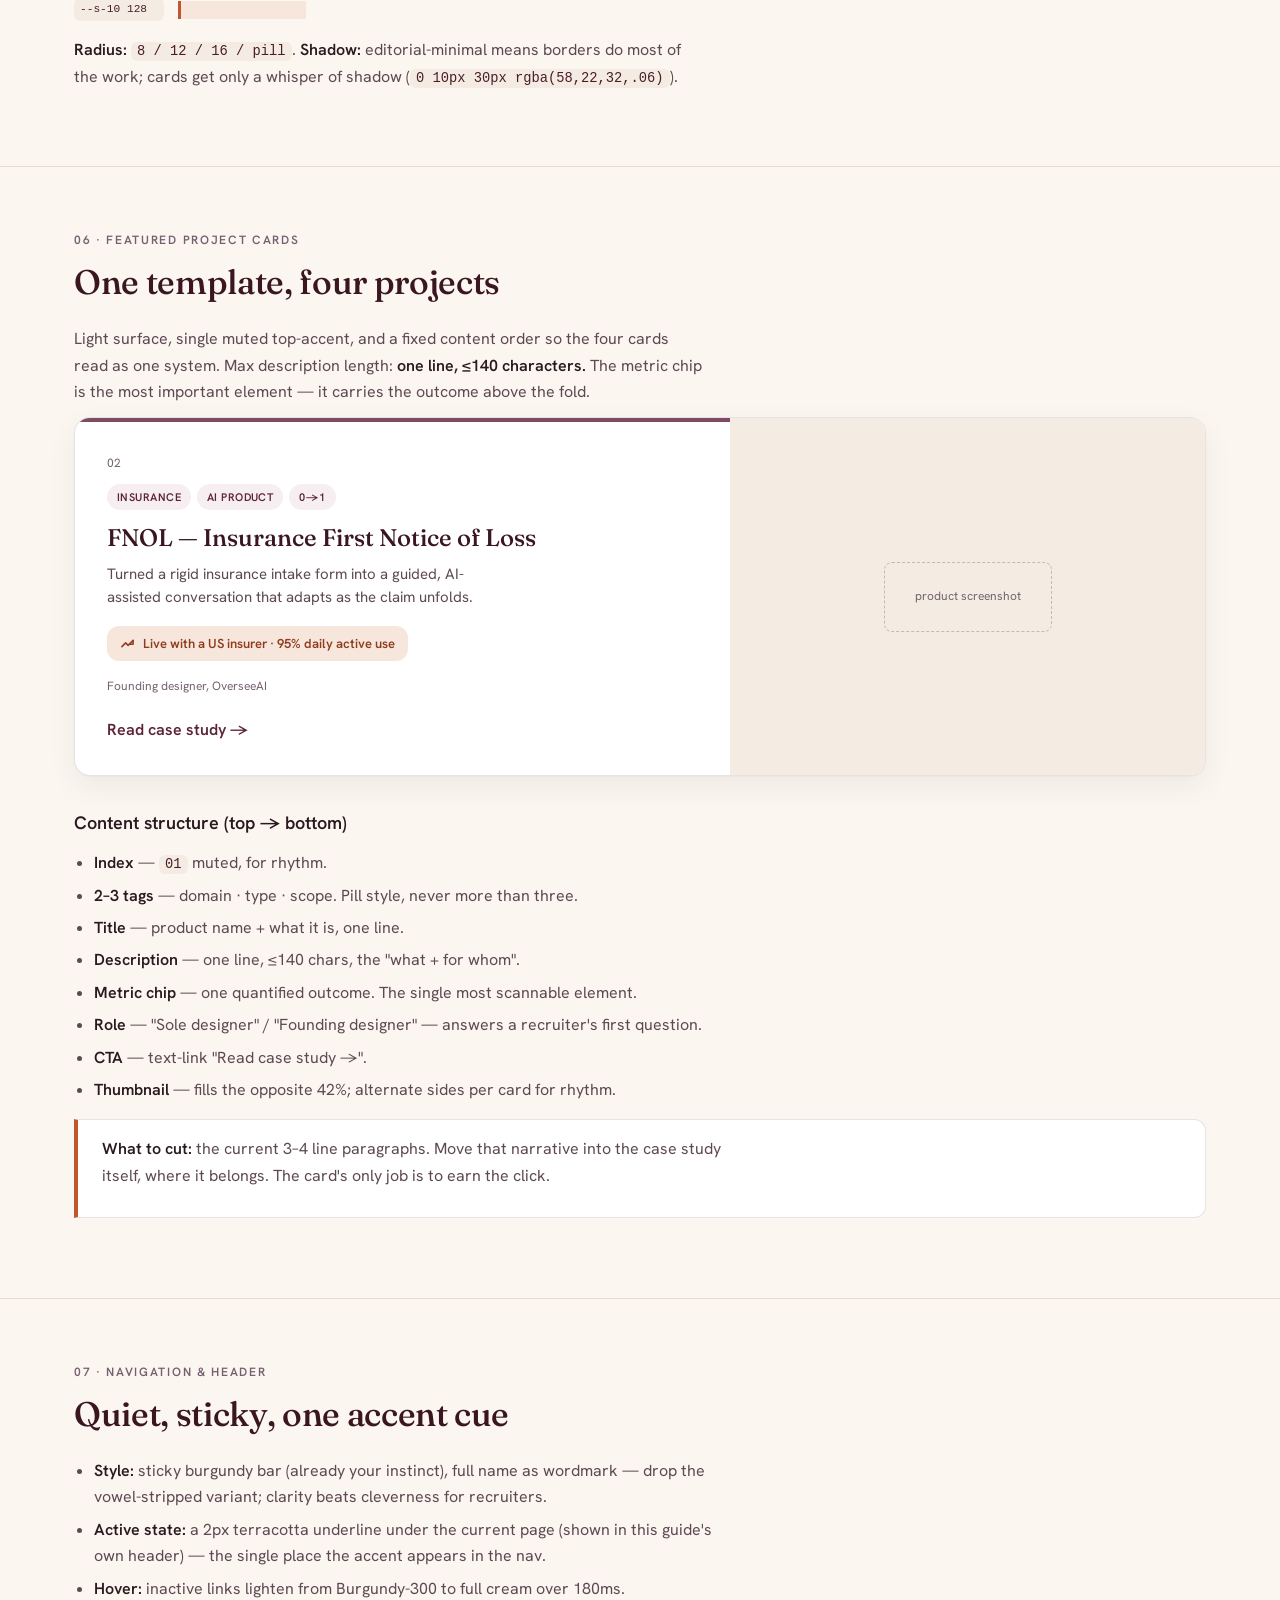
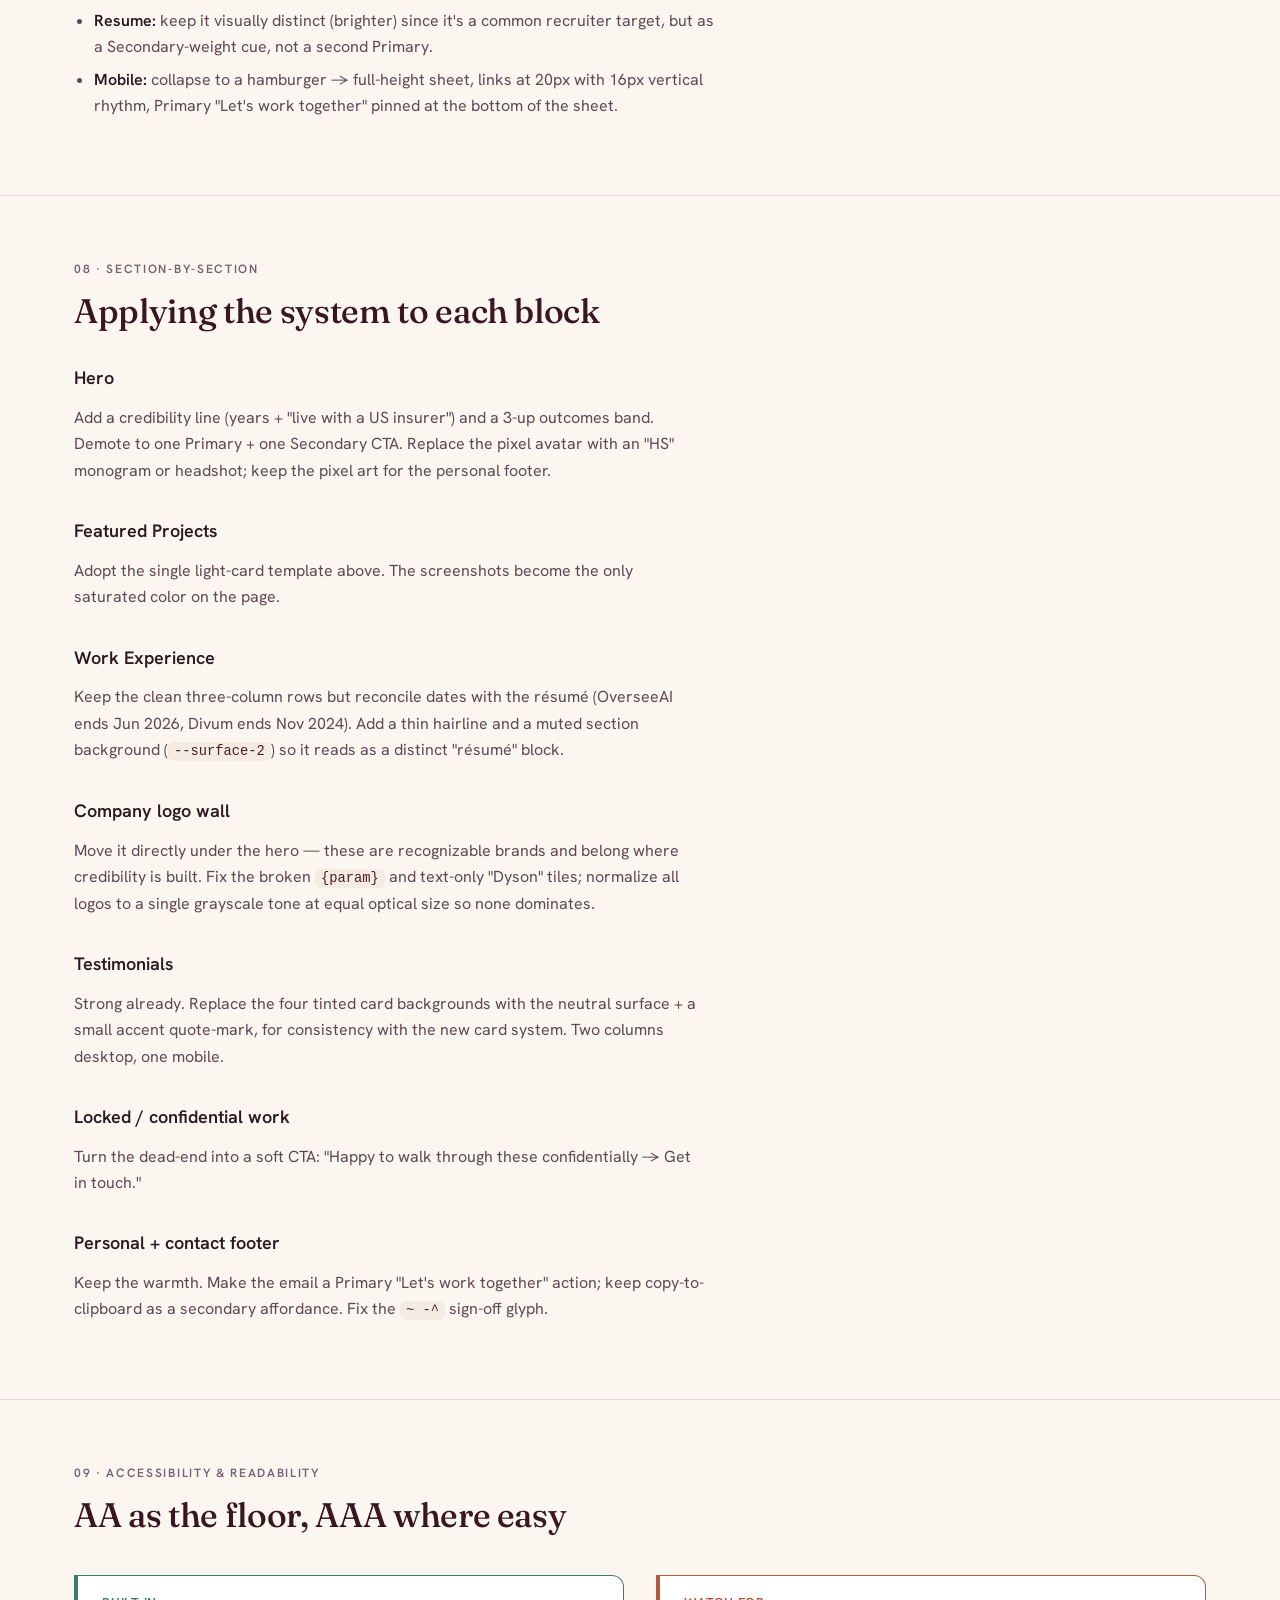
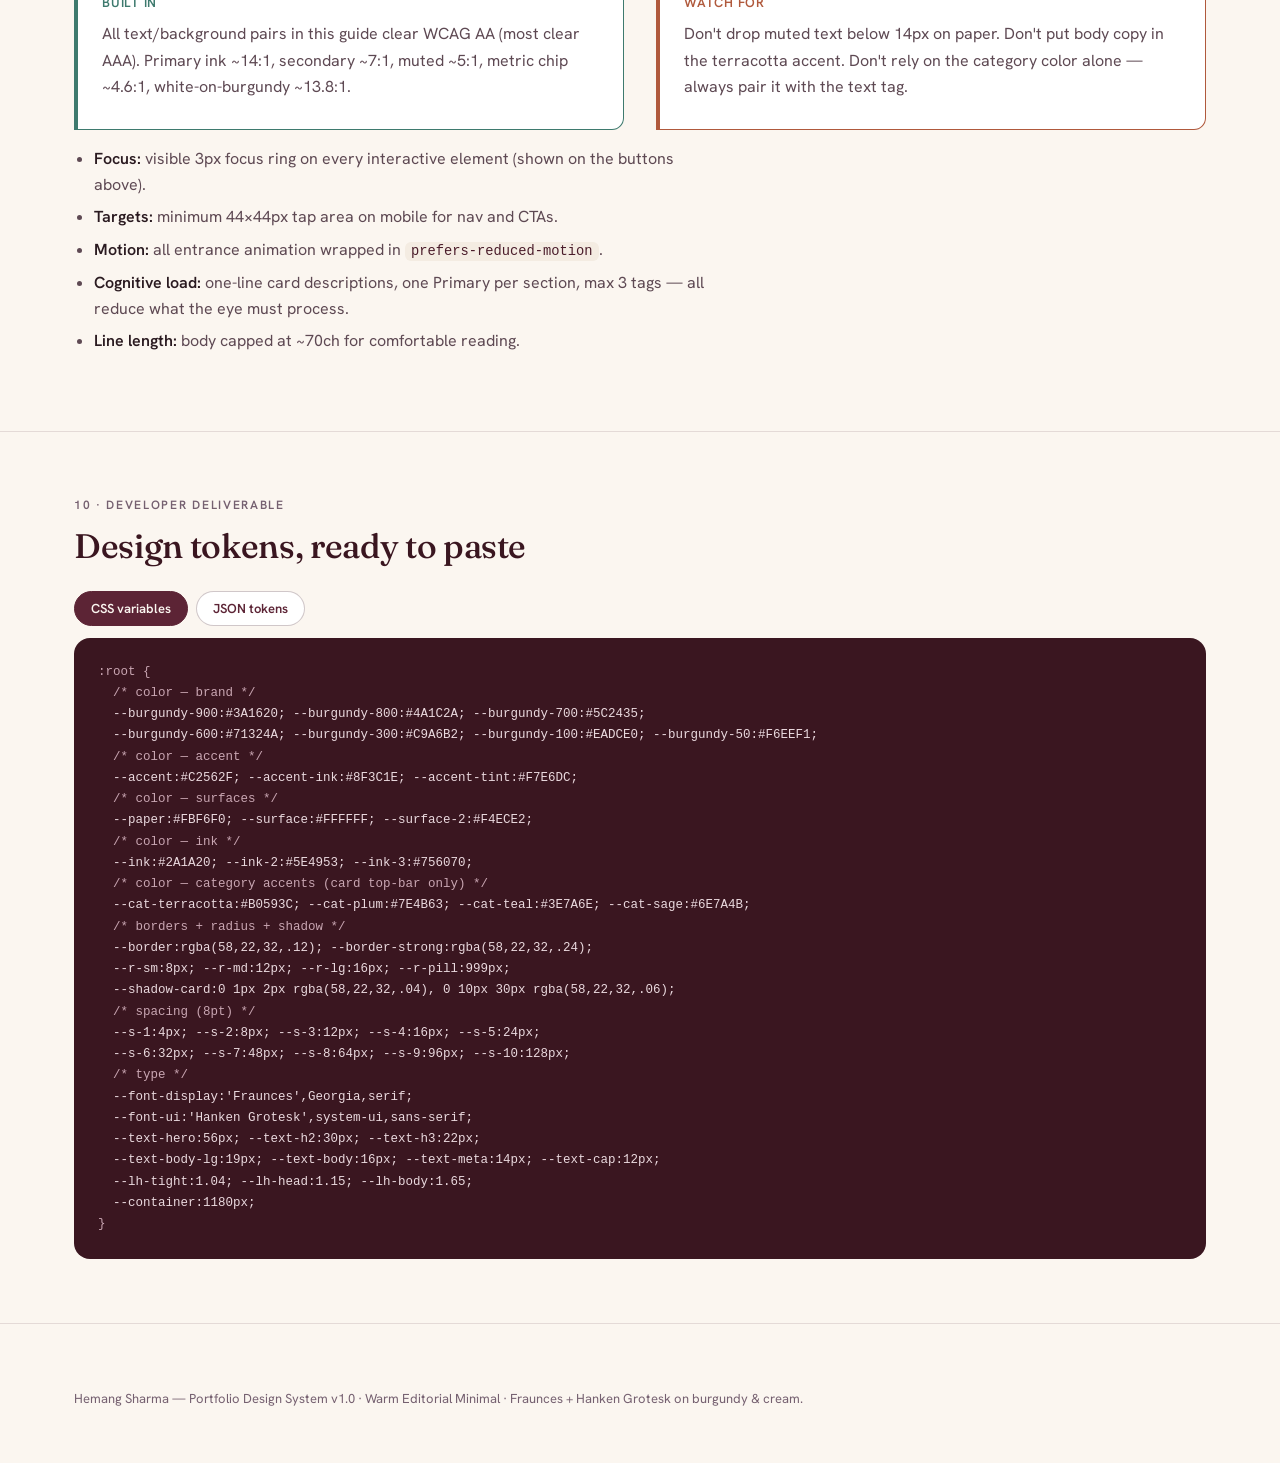
<file: uploads/hemang-design-system.html>
<!DOCTYPE html>
<html lang="en">
<head>
<meta charset="UTF-8">
<meta name="viewport" content="width=device-width, initial-scale=1.0">
<title>Hemang Sharma — Portfolio Design System & Style Guide</title>
<link rel="preconnect" href="https://fonts.googleapis.com">
<link rel="preconnect" href="https://fonts.gstatic.com" crossorigin>
<link href="https://fonts.googleapis.com/css2?family=Fraunces:opsz,wght@9..144,400;9..144,500;9..144,600&family=Hanken+Grotesk:wght@400;500;600;700&display=swap" rel="stylesheet">
<style>
:root{
  /* ---------- Brand: Burgundy ramp ---------- */
  --burgundy-900:#3A1620;
  --burgundy-800:#4A1C2A;
  --burgundy-700:#5C2435;   /* PRIMARY */
  --burgundy-600:#71324A;
  --burgundy-300:#C9A6B2;
  --burgundy-100:#EADCE0;
  --burgundy-50:#F6EEF1;

  /* ---------- Paper & surfaces ---------- */
  --paper:#FBF6F0;          /* page background */
  --surface:#FFFFFF;        /* cards */
  --surface-2:#F4ECE2;      /* alt / muted blocks */

  /* ---------- Ink (text) ---------- */
  --ink:#2A1A20;            /* primary text */
  --ink-2:#5E4953;          /* secondary text */
  --ink-3:#756070;          /* muted / meta */

  /* ---------- Accent (terracotta, used sparingly) ---------- */
  --accent:#C2562F;
  --accent-ink:#8F3C1E;     /* accent text on light */
  --accent-tint:#F7E6DC;

  /* ---------- Category accents (card top-bar only) ---------- */
  --cat-terracotta:#B0593C;
  --cat-plum:#7E4B63;
  --cat-teal:#3E7A6E;
  --cat-sage:#6E7A4B;

  /* ---------- Borders ---------- */
  --border:rgba(58,22,32,.12);
  --border-strong:rgba(58,22,32,.24);

  /* ---------- Radius ---------- */
  --r-sm:8px; --r-md:12px; --r-lg:16px; --r-pill:999px;

  /* ---------- Shadow (restrained) ---------- */
  --shadow-card:0 1px 2px rgba(58,22,32,.04), 0 10px 30px rgba(58,22,32,.06);

  /* ---------- Spacing (8px base) ---------- */
  --s-1:4px; --s-2:8px; --s-3:12px; --s-4:16px; --s-5:24px;
  --s-6:32px; --s-7:48px; --s-8:64px; --s-9:96px; --s-10:128px;

  /* ---------- Type ---------- */
  --font-display:'Fraunces', Georgia, serif;
  --font-ui:'Hanken Grotesk', system-ui, sans-serif;

  --container:1180px;
}

*{box-sizing:border-box;margin:0;padding:0}
html{scroll-behavior:smooth}
body{
  background:var(--paper);
  color:var(--ink);
  font-family:var(--font-ui);
  font-size:16px;
  line-height:1.65;
  -webkit-font-smoothing:antialiased;
}
.wrap{max-width:var(--container);margin:0 auto;padding:0 24px}

/* ---- Top bar ---- */
.topbar{
  position:sticky;top:0;z-index:50;
  background:var(--burgundy-700);color:var(--paper);
  border-bottom:1px solid var(--burgundy-800);
}
.topbar .wrap{display:flex;align-items:center;justify-content:space-between;height:64px}
.brandmark{font-family:var(--font-ui);font-weight:700;letter-spacing:.12em;font-size:15px;text-transform:uppercase}
.topbar nav{display:flex;gap:28px;font-size:13px;letter-spacing:.02em}
.topbar nav a{color:var(--burgundy-300);text-decoration:none;transition:color .18s}
.topbar nav a:hover,.topbar nav a.active{color:var(--paper)}
.topbar nav a.active{position:relative}
.topbar nav a.active::after{content:"";position:absolute;left:0;right:0;bottom:-22px;height:2px;background:var(--accent)}

/* ---- Hero of the guide ---- */
.guide-hero{padding:var(--s-9) 0 var(--s-7)}
.eyebrow{font-size:12px;font-weight:600;letter-spacing:.14em;text-transform:uppercase;color:var(--accent-ink);margin-bottom:var(--s-4)}
.guide-hero h1{
  font-family:var(--font-display);font-weight:500;
  font-size:clamp(38px,6vw,64px);line-height:1.04;letter-spacing:-.01em;color:var(--burgundy-900);
  max-width:18ch;margin-bottom:var(--s-5);
}
.guide-hero p{font-size:19px;line-height:1.6;color:var(--ink-2);max-width:62ch}

/* ---- Section scaffold ---- */
section.block{padding:var(--s-8) 0;border-top:1px solid var(--border)}
.sec-label{font-size:12px;font-weight:600;letter-spacing:.14em;text-transform:uppercase;color:var(--ink-3);margin-bottom:var(--s-3)}
section.block h2{
  font-family:var(--font-display);font-weight:500;font-size:clamp(26px,3.4vw,34px);
  line-height:1.15;letter-spacing:-.01em;color:var(--burgundy-900);margin-bottom:var(--s-5);
}
section.block h3{font-size:18px;font-weight:600;color:var(--ink);margin:var(--s-6) 0 var(--s-3)}
section.block p{color:var(--ink-2);max-width:70ch;margin-bottom:var(--s-3)}
section.block ul{color:var(--ink-2);max-width:70ch;margin:0 0 var(--s-3) 20px}
section.block li{margin-bottom:6px}
strong{color:var(--ink);font-weight:600}
code{font-family:ui-monospace,Menlo,monospace;font-size:.86em;background:var(--surface-2);padding:2px 6px;border-radius:6px;color:var(--burgundy-800)}

/* ---- Principle cards ---- */
.principles{display:grid;grid-template-columns:repeat(auto-fit,minmax(220px,1fr));gap:var(--s-4)}
.principle{background:var(--surface);border:1px solid var(--border);border-radius:var(--r-lg);padding:var(--s-5)}
.principle .n{font-family:var(--font-display);font-size:24px;color:var(--accent);margin-bottom:var(--s-2)}
.principle h4{font-size:16px;font-weight:600;margin-bottom:6px}
.principle p{font-size:14px;margin:0;color:var(--ink-2)}

/* ---- Color swatches ---- */
.swatch-grid{display:grid;grid-template-columns:repeat(auto-fill,minmax(180px,1fr));gap:var(--s-4)}
.swatch{border:1px solid var(--border);border-radius:var(--r-md);overflow:hidden;background:var(--surface)}
.swatch .chip{height:84px}
.swatch .meta{padding:12px 14px}
.swatch .name{font-size:13px;font-weight:600}
.swatch .hex{font-family:ui-monospace,monospace;font-size:12px;color:var(--ink-3);margin:2px 0 6px}
.swatch .use{font-size:12px;color:var(--ink-2);line-height:1.45}

/* ---- Type specimens ---- */
.spec{border-bottom:1px dashed var(--border);padding:var(--s-4) 0;display:grid;grid-template-columns:1fr 200px;gap:var(--s-4);align-items:baseline}
.spec .demo{color:var(--ink)}
.spec .info{font-size:12px;color:var(--ink-3);font-family:ui-monospace,monospace;line-height:1.6;text-align:right}
.t-hero{font-family:var(--font-display);font-weight:500;font-size:56px;line-height:1.04;letter-spacing:-.01em;color:var(--burgundy-900)}
.t-h2{font-family:var(--font-display);font-weight:500;font-size:30px;line-height:1.15}
.t-h3{font-weight:600;font-size:22px;line-height:1.3}
.t-bodyL{font-size:19px;line-height:1.6;color:var(--ink-2)}
.t-body{font-size:16px;line-height:1.65;color:var(--ink-2)}
.t-meta{font-size:14px;font-weight:500;color:var(--ink-2)}
.t-cap{font-size:12px;font-weight:600;letter-spacing:.06em;text-transform:uppercase;color:var(--ink-3)}

/* ---- Buttons ---- */
.btn{font-family:var(--font-ui);font-weight:600;font-size:15px;border-radius:var(--r-md);
  padding:12px 22px;cursor:pointer;border:1px solid transparent;display:inline-flex;align-items:center;gap:8px;
  transition:background .18s, transform .12s, border-color .18s, color .18s;text-decoration:none}
.btn:focus-visible{outline:none;box-shadow:0 0 0 3px rgba(92,36,53,.35)}
.btn-primary{background:var(--burgundy-700);color:var(--paper)}
.btn-primary:hover{background:var(--burgundy-800);transform:translateY(-1px)}
.btn-primary:active{transform:translateY(0)}
.btn-secondary{background:transparent;border-color:var(--border-strong);color:var(--burgundy-700)}
.btn-secondary:hover{background:var(--burgundy-50);border-color:var(--burgundy-700)}
.btn-ghost{background:transparent;color:var(--burgundy-700);padding:10px 14px}
.btn-ghost:hover{background:var(--burgundy-50)}
.tlink{color:var(--burgundy-700);font-weight:600;text-decoration:none;border-bottom:1.5px solid transparent;transition:border-color .18s,color .18s}
.tlink:hover{color:var(--accent-ink);border-bottom-color:var(--accent)}
.btn-row{display:flex;gap:14px;flex-wrap:wrap;align-items:center;margin:var(--s-4) 0}
.btn-note{font-size:13px;color:var(--ink-3);max-width:60ch}

/* ---- Spacing scale viz ---- */
.space-row{display:flex;align-items:center;gap:14px;margin-bottom:8px;font-size:13px;color:var(--ink-2)}
.space-bar{background:var(--accent-tint);border-left:3px solid var(--accent);height:18px}
.space-row code{min-width:90px}

/* ---- Redesigned project card ---- */
.pcard{display:flex;background:var(--surface);border:1px solid var(--border);border-radius:var(--r-lg);overflow:hidden;box-shadow:var(--shadow-card)}
.pcard .body{flex:1;padding:32px;border-top:4px solid var(--cat-plum)}
.pcard .idx{font-size:12px;color:var(--ink-3);margin-bottom:10px}
.tagrow{display:flex;gap:6px;flex-wrap:wrap;margin-bottom:14px}
.tag{font-size:11px;font-weight:600;letter-spacing:.04em;text-transform:uppercase;color:var(--burgundy-700);background:var(--burgundy-50);padding:4px 10px;border-radius:var(--r-pill)}
.pcard h4{font-family:var(--font-display);font-weight:500;font-size:24px;line-height:1.2;color:var(--burgundy-900);margin-bottom:10px}
.pcard .desc{font-size:15px;color:var(--ink-2);line-height:1.55;max-width:46ch;margin-bottom:16px}
.metric{display:inline-flex;align-items:center;gap:8px;background:var(--accent-tint);color:var(--accent-ink);
  font-size:13px;font-weight:600;padding:7px 13px;border-radius:var(--r-md);margin-bottom:16px}
.metric svg{width:15px;height:15px}
.role{font-size:12px;color:var(--ink-3);margin-bottom:20px}
.pcard .thumb{flex:0 0 42%;background:var(--surface-2);display:flex;align-items:center;justify-content:center;
  color:var(--ink-3);font-size:12px}
.pcard .thumb span{border:1px dashed var(--border-strong);border-radius:8px;padding:24px 30px}

/* ---- Token block ---- */
.tokens{background:var(--burgundy-900);color:#EAD9DE;border-radius:var(--r-lg);padding:var(--s-5);overflow:auto}
.tokens pre{font-family:ui-monospace,Menlo,monospace;font-size:12.5px;line-height:1.7;white-space:pre}
.tokens .c{color:#C9A6B2}
.tabset{display:flex;gap:8px;margin-bottom:var(--s-3)}
.tabset button{font-family:var(--font-ui);font-size:13px;font-weight:600;padding:8px 16px;border-radius:var(--r-pill);
  border:1px solid var(--border-strong);background:var(--surface);color:var(--burgundy-700);cursor:pointer}
.tabset button.on{background:var(--burgundy-700);color:var(--paper);border-color:var(--burgundy-700)}
.hidden{display:none}

/* ---- Misc ---- */
.callout{background:var(--surface);border:1px solid var(--border);border-left:4px solid var(--accent);
  border-radius:0 var(--r-md) var(--r-md) 0;padding:var(--s-4) var(--s-5);margin:var(--s-4) 0}
.callout p{margin:0;color:var(--ink-2)}
.two-col{display:grid;grid-template-columns:1fr 1fr;gap:var(--s-6)}
.do{border-color:var(--cat-teal)}.dont{border-color:var(--cat-terracotta)}
.minihead{font-size:13px;font-weight:600;text-transform:uppercase;letter-spacing:.06em;margin-bottom:8px}
.do .minihead{color:var(--cat-teal)} .dont .minihead{color:var(--cat-terracotta)}
footer{padding:var(--s-8) 0;border-top:1px solid var(--border);color:var(--ink-3);font-size:13px}

@media(max-width:760px){
  .topbar nav{display:none}
  .spec{grid-template-columns:1fr}.spec .info{text-align:left}
  .t-hero{font-size:38px}.t-h2{font-size:24px}
  .pcard{flex-direction:column}.pcard .thumb{flex:0 0 200px}
  .two-col{grid-template-columns:1fr}
  section.block{padding:var(--s-7) 0}
  .guide-hero{padding:var(--s-7) 0 var(--s-6)}
}
@media(prefers-reduced-motion:no-preference){
  .reveal{opacity:0;transform:translateY(14px);animation:rise .6s ease forwards}
  @keyframes rise{to{opacity:1;transform:none}}
}
</style>
</head>
<body>

<header class="topbar">
  <div class="wrap">
    <span class="brandmark">Hemang Sharma</span>
    <nav>
      <a href="#" class="active">Home</a>
      <a href="#">Projects</a>
      <a href="#">About</a>
      <a href="#" style="color:var(--paper)">Resume ↗</a>
    </nav>
  </div>
</header>

<div class="wrap guide-hero reveal">
  <div class="eyebrow">Design System &amp; Style Guide · v1.0</div>
  <h1>A warm, editorial system built for case-study storytelling.</h1>
  <p>This guide defines the visual language for hemangsharma.com — a portfolio whose job is to make a recruiter understand who you are, see proof you ship outcomes, and want to read a case study, all within the first scroll. Every token below is rendered live in the system it documents.</p>
</div>

<!-- 1. DIRECTION -->
<section class="block">
  <div class="wrap">
    <div class="sec-label">01 · Design Direction</div>
    <h2>Warm Editorial Minimal</h2>
    <p>Not Modern-SaaS (too cold for your voice), not maximalist (fights scanning). The direction is <strong>editorial</strong> — like a well-set design magazine: a confident serif for statements, a clean grotesque for everything functional, generous whitespace, and restraint with color so the <strong>work</strong> is the loudest thing on the page. It suits a designer who also writes reflections and poetry, and it reads as senior and considered to a hiring manager.</p>
    <h3>Brand personality</h3>
    <p>Considered, warm, candid, outcome-driven. Confident without shouting. The burgundy gives it gravity and warmth; the cream keeps it human rather than clinical.</p>
    <h3>Guiding principles</h3>
    <div class="principles">
      <div class="principle"><div class="n">01</div><h4>Outcomes over process</h4><p>Every project leads with a result a recruiter can grasp in one glance, not a paragraph about method.</p></div>
      <div class="principle"><div class="n">02</div><h4>Let the work be the color</h4><p>Surfaces stay neutral. Product screenshots supply the vibrancy. One accent, used sparingly.</p></div>
      <div class="principle"><div class="n">03</div><h4>Scan first, read second</h4><p>Title → tag → metric → CTA must communicate before any body copy is read.</p></div>
      <div class="principle"><div class="n">04</div><h4>One system, repeated</h4><p>Cards, buttons, and spacing repeat identically. Consistency itself signals systems thinking.</p></div>
    </div>
  </div>
</section>

<!-- 2. COLOR -->
<section class="block">
  <div class="wrap">
    <div class="sec-label">02 · Color System</div>
    <h2>Anchored on burgundy &amp; cream</h2>
    <p>Your existing nav already establishes burgundy on cream — this system formalizes it into a ramp and adds exactly one accent. White text on the burgundy primary measures ~13.8:1; primary ink on paper measures well past AAA. Color encodes meaning, never decoration.</p>

    <h3>Brand &amp; accent</h3>
    <div class="swatch-grid">
      <div class="swatch"><div class="chip" style="background:var(--burgundy-700)"></div><div class="meta"><div class="name">Primary — Burgundy 700</div><div class="hex">#5C2435</div><div class="use">Buttons, nav, links, headings on light. The brand anchor.</div></div></div>
      <div class="swatch"><div class="chip" style="background:var(--burgundy-800)"></div><div class="meta"><div class="name">Primary Hover — 800</div><div class="hex">#4A1C2A</div><div class="use">Hover/active state for primary buttons &amp; the header bar.</div></div></div>
      <div class="swatch"><div class="chip" style="background:var(--burgundy-900)"></div><div class="meta"><div class="name">Burgundy 900</div><div class="hex">#3A1620</div><div class="use">Display headings, footer background, code blocks.</div></div></div>
      <div class="swatch"><div class="chip" style="background:var(--accent)"></div><div class="meta"><div class="name">Accent — Terracotta</div><div class="hex">#C2562F</div><div class="use">Used sparingly: metric highlights, the active-nav underline, link hover. Never for body text.</div></div></div>
      <div class="swatch"><div class="chip" style="background:var(--accent-tint);border-bottom:1px solid var(--border)"></div><div class="meta"><div class="name">Accent Tint</div><div class="hex">#F7E6DC</div><div class="use">Background for metric chips so the number reads warm but legible (paired with Accent-Ink).</div></div></div>
      <div class="swatch"><div class="chip" style="background:var(--accent-ink)"></div><div class="meta"><div class="name">Accent Ink</div><div class="hex">#8F3C1E</div><div class="use">Text on accent tint — keeps the metric ≥4.5:1 for AA.</div></div></div>
    </div>

    <h3>Backgrounds, surfaces &amp; borders</h3>
    <div class="swatch-grid">
      <div class="swatch"><div class="chip" style="background:var(--paper);border-bottom:1px solid var(--border)"></div><div class="meta"><div class="name">Paper (page bg)</div><div class="hex">#FBF6F0</div><div class="use">The default canvas. Warm, not stark white.</div></div></div>
      <div class="swatch"><div class="chip" style="background:var(--surface);border-bottom:1px solid var(--border)"></div><div class="meta"><div class="name">Surface (cards)</div><div class="hex">#FFFFFF</div><div class="use">Cards and raised blocks lift gently off the paper.</div></div></div>
      <div class="swatch"><div class="chip" style="background:var(--surface-2)"></div><div class="meta"><div class="name">Surface-2 (muted)</div><div class="hex">#F4ECE2</div><div class="use">Thumbnail backdrops, code chips, alt sections.</div></div></div>
      <div class="swatch"><div class="chip" style="background:var(--burgundy-50)"></div><div class="meta"><div class="name">Burgundy 50</div><div class="hex">#F6EEF1</div><div class="use">Tag pills &amp; secondary-button hover fill.</div></div></div>
      <div class="swatch"><div class="chip" style="background:#fff;border:1px solid var(--border)"></div><div class="meta"><div class="name">Border (hairline)</div><div class="hex">rgba(58,22,32,.12)</div><div class="use">Default 1px separators &amp; card outlines.</div></div></div>
      <div class="swatch"><div class="chip" style="background:#fff;border:1px solid var(--border-strong)"></div><div class="meta"><div class="name">Border Strong</div><div class="hex">rgba(58,22,32,.24)</div><div class="use">Secondary-button outline &amp; hover emphasis.</div></div></div>
    </div>

    <h3>Text colors</h3>
    <div class="swatch-grid">
      <div class="swatch"><div class="chip" style="background:var(--paper);color:var(--ink);display:flex;align-items:center;justify-content:center;font-size:22px;font-weight:600">Aa</div><div class="meta"><div class="name">Ink — Primary</div><div class="hex">#2A1A20 · ~14:1</div><div class="use">Headings &amp; primary body. Warm near-black.</div></div></div>
      <div class="swatch"><div class="chip" style="background:var(--paper);color:var(--ink-2);display:flex;align-items:center;justify-content:center;font-size:22px;font-weight:600">Aa</div><div class="meta"><div class="name">Ink — Secondary</div><div class="hex">#5E4953 · ~7:1</div><div class="use">Descriptions, intro paragraphs, supporting copy.</div></div></div>
      <div class="swatch"><div class="chip" style="background:var(--paper);color:var(--ink-3);display:flex;align-items:center;justify-content:center;font-size:22px;font-weight:600">Aa</div><div class="meta"><div class="name">Ink — Muted</div><div class="hex">#756070 · ~5:1</div><div class="use">Meta, dates, captions, indices. Still AA at body size.</div></div></div>
    </div>

    <h3>Category accents — card top-bar only</h3>
    <p>To keep the four project cards distinct without four loud backgrounds, give each a single 4px top-border in a <em>muted</em> tone. This is the only place these appear.</p>
    <div class="swatch-grid">
      <div class="swatch"><div class="chip" style="background:var(--cat-terracotta)"></div><div class="meta"><div class="name">Terracotta</div><div class="hex">#B0593C</div><div class="use">e.g. Food Delivery / GINTAA</div></div></div>
      <div class="swatch"><div class="chip" style="background:var(--cat-plum)"></div><div class="meta"><div class="name">Plum</div><div class="hex">#7E4B63</div><div class="use">e.g. Insurance AI / FNOL</div></div></div>
      <div class="swatch"><div class="chip" style="background:var(--cat-teal)"></div><div class="meta"><div class="name">Teal</div><div class="hex">#3E7A6E</div><div class="use">e.g. Enterprise / Bosch CXP</div></div></div>
      <div class="swatch"><div class="chip" style="background:var(--cat-sage)"></div><div class="meta"><div class="name">Sage</div><div class="hex">#6E7A4B</div><div class="use">e.g. Web / Bolna</div></div></div>
    </div>
  </div>
</section>

<!-- 3. TYPOGRAPHY -->
<section class="block">
  <div class="wrap">
    <div class="sec-label">03 · Typography</div>
    <h2>Fraunces + Hanken Grotesk</h2>
    <p><strong>Fraunces</strong> (a warm, optical-sized serif) carries the hero and section headings — it gives the editorial character and matches your reflective voice without sacrificing readability. <strong>Hanken Grotesk</strong> handles all UI, labels, and body: friendly, highly legible, and not the over-used Inter. Both are free on Google Fonts. The scale below follows a ~1.25 ratio.</p>

    <div class="spec"><div class="demo t-hero">I take AI products 0→1</div><div class="info">Hero / H1<br>Fraunces 500<br>56px · LH 1.04<br>tracking −0.01em<br>mobile 38px</div></div>
    <div class="spec"><div class="demo t-h2">Featured Projects</div><div class="info">Section / H2<br>Fraunces 500<br>30px · LH 1.15<br>mobile 24px</div></div>
    <div class="spec"><div class="demo t-h3">FNOL — Insurance First Notice of Loss</div><div class="info">Project title / H3<br>Hanken 600 (or Fraunces 500)<br>22px · LH 1.3<br>mobile 19px</div></div>
    <div class="spec"><div class="demo t-bodyL">A guided, AI-assisted intake that adapts as the claim unfolds.</div><div class="info">Body Large / intro<br>Hanken 400<br>19px · LH 1.6</div></div>
    <div class="spec"><div class="demo t-body">Most insurance systems still ask agents to fill in rigid forms. This rethinks that first step into a conversation.</div><div class="info">Body<br>Hanken 400<br>16px · LH 1.65</div></div>
    <div class="spec"><div class="demo t-meta">Founding designer, OverseeAI · Dec 2024 – Jun 2026</div><div class="info">Meta / small<br>Hanken 500<br>14px · LH 1.5</div></div>
    <div class="spec" style="border-bottom:none"><div class="demo t-cap">Insurance · AI Product · 0→1</div><div class="info">Caption / tag<br>Hanken 600<br>12px · UPPER<br>tracking 0.06em</div></div>

    <div class="callout"><p><strong>Rule:</strong> only two type families and never more than two weights visible in one component. Headings use Fraunces; if a project title needs to feel more UI-like next to tags, Hanken 600 at 22px is the approved alternate.</p></div>
  </div>
</section>

<!-- 4. CTA -->
<section class="block">
  <div class="wrap">
    <div class="sec-label">04 · CTA System</div>
    <h2>Four button tiers, one verb each</h2>

    <h3>Primary — the one action per view</h3>
    <div class="btn-row">
      <a class="btn btn-primary">View case study <span>↗</span></a>
      <a class="btn btn-primary">Let's work together</a>
    </div>
    <p class="btn-note"><code>bg #5C2435 · text #FBF6F0 · padding 12/22 · radius 12 · 15px/600 · hover → #4A1C2A + −1px lift · focus ring 3px rgba(92,36,53,.35)</code></p>

    <h3>Secondary — supporting action</h3>
    <div class="btn-row">
      <a class="btn btn-secondary">Download résumé</a>
      <a class="btn btn-secondary">See all projects</a>
    </div>
    <p class="btn-note"><code>transparent · 1px #3A1620/24 border · text #5C2435 · hover → fill #F6EEF1 + border #5C2435</code></p>

    <h3>Ghost — low-emphasis / nav-level</h3>
    <div class="btn-row">
      <a class="btn btn-ghost">Contact me</a>
      <a class="btn btn-ghost">Back to top</a>
    </div>
    <p class="btn-note"><code>no border/bg · text #5C2435 · padding 10/14 · hover → fill #F6EEF1</code></p>

    <h3>Text link — inline &amp; card CTAs</h3>
    <div class="btn-row">
      <a class="tlink">Read case study →</a>
      <a class="tlink">View on Behance ↗</a>
    </div>
    <p class="btn-note"><code>text #5C2435 · 600 · hover → color #8F3C1E + 1.5px underline #C2562F</code> — use this for the per-card CTA so cards stay light.</p>

    <div class="callout"><p><strong>Hierarchy rule:</strong> exactly one Primary per screen section. Hero = Primary "View work" + Secondary "Download résumé". Each project card = a single Text-link CTA. The contact section = Primary "Let's work together". Never stack two primaries.</p></div>
  </div>
</section>

<!-- 5. LAYOUT -->
<section class="block">
  <div class="wrap">
    <div class="sec-label">05 · Layout &amp; Spacing</div>
    <h2>8-point system, 1180px container</h2>
    <ul>
      <li><strong>Container:</strong> max-width <code>1180px</code>, side gutters <code>24px</code> desktop / <code>16px</code> mobile.</li>
      <li><strong>Grid:</strong> 12 columns, <code>24px</code> gutter. Hero splits 7/5 (statement / tags). Project cards are full-bleed within the container, content half + thumbnail half (≈58/42).</li>
      <li><strong>Section spacing:</strong> <code>96px</code> vertical padding desktop, <code>56px</code> mobile, with a 1px hairline divider between major sections.</li>
      <li><strong>Card padding:</strong> <code>32px</code> desktop, <code>20px</code> mobile.</li>
      <li><strong>Component gaps:</strong> <code>12px</code> within a group (tags, button rows), <code>24px</code> between groups.</li>
    </ul>
    <h3>Spacing scale</h3>
    <div class="space-row"><code>--s-1 4</code><div class="space-bar" style="width:4px"></div></div>
    <div class="space-row"><code>--s-2 8</code><div class="space-bar" style="width:8px"></div></div>
    <div class="space-row"><code>--s-3 12</code><div class="space-bar" style="width:12px"></div></div>
    <div class="space-row"><code>--s-4 16</code><div class="space-bar" style="width:16px"></div></div>
    <div class="space-row"><code>--s-5 24</code><div class="space-bar" style="width:24px"></div></div>
    <div class="space-row"><code>--s-6 32</code><div class="space-bar" style="width:32px"></div></div>
    <div class="space-row"><code>--s-7 48</code><div class="space-bar" style="width:48px"></div></div>
    <div class="space-row"><code>--s-8 64</code><div class="space-bar" style="width:64px"></div></div>
    <div class="space-row"><code>--s-9 96</code><div class="space-bar" style="width:96px"></div></div>
    <div class="space-row"><code>--s-10 128</code><div class="space-bar" style="width:128px"></div></div>
    <p style="margin-top:16px"><strong>Radius:</strong> <code>8 / 12 / 16 / pill</code>. <strong>Shadow:</strong> editorial-minimal means borders do most of the work; cards get only a whisper of shadow (<code>0 10px 30px rgba(58,22,32,.06)</code>).</p>
  </div>
</section>

<!-- 6. PROJECT CARDS -->
<section class="block">
  <div class="wrap">
    <div class="sec-label">06 · Featured Project Cards</div>
    <h2>One template, four projects</h2>
    <p>Light surface, single muted top-accent, and a fixed content order so the four cards read as one system. Max description length: <strong>one line, ≤140 characters.</strong> The metric chip is the most important element — it carries the outcome above the fold.</p>

    <div class="pcard reveal">
      <div class="body">
        <div class="idx">02</div>
        <div class="tagrow"><span class="tag">Insurance</span><span class="tag">AI Product</span><span class="tag">0→1</span></div>
        <h4>FNOL — Insurance First Notice of Loss</h4>
        <p class="desc">Turned a rigid insurance intake form into a guided, AI-assisted conversation that adapts as the claim unfolds.</p>
        <div class="metric"><svg viewBox="0 0 24 24" fill="none" stroke="currentColor" stroke-width="2.4" stroke-linecap="round" stroke-linejoin="round"><path d="M3 17l6-6 4 4 8-8"/><path d="M21 7v6h-6"/></svg>Live with a US insurer · 95% daily active use</div>
        <div class="role">Founding designer, OverseeAI</div>
        <a class="tlink">Read case study →</a>
      </div>
      <div class="thumb"><span>product screenshot</span></div>
    </div>

    <h3>Content structure (top → bottom)</h3>
    <ul>
      <li><strong>Index</strong> — <code>01</code> muted, for rhythm.</li>
      <li><strong>2–3 tags</strong> — domain · type · scope. Pill style, never more than three.</li>
      <li><strong>Title</strong> — product name + what it is, one line.</li>
      <li><strong>Description</strong> — one line, ≤140 chars, the "what + for whom".</li>
      <li><strong>Metric chip</strong> — one quantified outcome. The single most scannable element.</li>
      <li><strong>Role</strong> — "Sole designer" / "Founding designer" — answers a recruiter's first question.</li>
      <li><strong>CTA</strong> — text-link "Read case study →".</li>
      <li><strong>Thumbnail</strong> — fills the opposite 42%; alternate sides per card for rhythm.</li>
    </ul>
    <div class="callout"><p><strong>What to cut:</strong> the current 3–4 line paragraphs. Move that narrative into the case study itself, where it belongs. The card's only job is to earn the click.</p></div>
  </div>
</section>

<!-- 7. NAV -->
<section class="block">
  <div class="wrap">
    <div class="sec-label">07 · Navigation &amp; Header</div>
    <h2>Quiet, sticky, one accent cue</h2>
    <ul>
      <li><strong>Style:</strong> sticky burgundy bar (already your instinct), full name as wordmark — drop the vowel-stripped variant; clarity beats cleverness for recruiters.</li>
      <li><strong>Active state:</strong> a 2px terracotta underline under the current page (shown in this guide's own header) — the single place the accent appears in the nav.</li>
      <li><strong>Hover:</strong> inactive links lighten from Burgundy-300 to full cream over 180ms.</li>
      <li><strong>Resume:</strong> keep it visually distinct (brighter) since it's a common recruiter target, but as a Secondary-weight cue, not a second Primary.</li>
      <li><strong>Mobile:</strong> collapse to a hamburger → full-height sheet, links at 20px with 16px vertical rhythm, Primary "Let's work together" pinned at the bottom of the sheet.</li>
    </ul>
  </div>
</section>

<!-- 8. SECTION BY SECTION -->
<section class="block">
  <div class="wrap">
    <div class="sec-label">08 · Section-by-Section</div>
    <h2>Applying the system to each block</h2>

    <h3>Hero</h3>
    <p>Add a credibility line (years + "live with a US insurer") and a 3-up outcomes band. Demote to one Primary + one Secondary CTA. Replace the pixel avatar with an "HS" monogram or headshot; keep the pixel art for the personal footer.</p>

    <h3>Featured Projects</h3>
    <p>Adopt the single light-card template above. The screenshots become the only saturated color on the page.</p>

    <h3>Work Experience</h3>
    <p>Keep the clean three-column rows but reconcile dates with the résumé (OverseeAI ends Jun 2026, Divum ends Nov 2024). Add a thin hairline and a muted section background (<code>--surface-2</code>) so it reads as a distinct "résumé" block.</p>

    <h3>Company logo wall</h3>
    <p>Move it directly under the hero — these are recognizable brands and belong where credibility is built. Fix the broken <code>{param}</code> and text-only "Dyson" tiles; normalize all logos to a single grayscale tone at equal optical size so none dominates.</p>

    <h3>Testimonials</h3>
    <p>Strong already. Replace the four tinted card backgrounds with the neutral surface + a small accent quote-mark, for consistency with the new card system. Two columns desktop, one mobile.</p>

    <h3>Locked / confidential work</h3>
    <p>Turn the dead-end into a soft CTA: "Happy to walk through these confidentially → Get in touch."</p>

    <h3>Personal + contact footer</h3>
    <p>Keep the warmth. Make the email a Primary "Let's work together" action; keep copy-to-clipboard as a secondary affordance. Fix the <code>~ -^</code> sign-off glyph.</p>
  </div>
</section>

<!-- 9. ACCESSIBILITY -->
<section class="block">
  <div class="wrap">
    <div class="sec-label">09 · Accessibility &amp; Readability</div>
    <h2>AA as the floor, AAA where easy</h2>
    <div class="two-col">
      <div class="callout do"><div class="minihead">Built in</div><p>All text/background pairs in this guide clear WCAG AA (most clear AAA). Primary ink ~14:1, secondary ~7:1, muted ~5:1, metric chip ~4.6:1, white-on-burgundy ~13.8:1.</p></div>
      <div class="callout dont"><div class="minihead">Watch for</div><p>Don't drop muted text below 14px on paper. Don't put body copy in the terracotta accent. Don't rely on the category color alone — always pair it with the text tag.</p></div>
    </div>
    <ul>
      <li><strong>Focus:</strong> visible 3px focus ring on every interactive element (shown on the buttons above).</li>
      <li><strong>Targets:</strong> minimum 44×44px tap area on mobile for nav and CTAs.</li>
      <li><strong>Motion:</strong> all entrance animation wrapped in <code>prefers-reduced-motion</code>.</li>
      <li><strong>Cognitive load:</strong> one-line card descriptions, one Primary per section, max 3 tags — all reduce what the eye must process.</li>
      <li><strong>Line length:</strong> body capped at ~70ch for comfortable reading.</li>
    </ul>
  </div>
</section>

<!-- 10. TOKENS -->
<section class="block">
  <div class="wrap">
    <div class="sec-label">10 · Developer Deliverable</div>
    <h2>Design tokens, ready to paste</h2>
    <div class="tabset">
      <button class="on" onclick="showTok('css',this)">CSS variables</button>
      <button onclick="showTok('json',this)">JSON tokens</button>
    </div>

    <div class="tokens" id="tok-css">
<pre><span class="c">:root {</span>
  <span class="c">/* color — brand */</span>
  --burgundy-900:#3A1620; --burgundy-800:#4A1C2A; --burgundy-700:#5C2435;
  --burgundy-600:#71324A; --burgundy-300:#C9A6B2; --burgundy-100:#EADCE0; --burgundy-50:#F6EEF1;
  <span class="c">/* color — accent */</span>
  --accent:#C2562F; --accent-ink:#8F3C1E; --accent-tint:#F7E6DC;
  <span class="c">/* color — surfaces */</span>
  --paper:#FBF6F0; --surface:#FFFFFF; --surface-2:#F4ECE2;
  <span class="c">/* color — ink */</span>
  --ink:#2A1A20; --ink-2:#5E4953; --ink-3:#756070;
  <span class="c">/* color — category accents (card top-bar only) */</span>
  --cat-terracotta:#B0593C; --cat-plum:#7E4B63; --cat-teal:#3E7A6E; --cat-sage:#6E7A4B;
  <span class="c">/* borders + radius + shadow */</span>
  --border:rgba(58,22,32,.12); --border-strong:rgba(58,22,32,.24);
  --r-sm:8px; --r-md:12px; --r-lg:16px; --r-pill:999px;
  --shadow-card:0 1px 2px rgba(58,22,32,.04), 0 10px 30px rgba(58,22,32,.06);
  <span class="c">/* spacing (8pt) */</span>
  --s-1:4px; --s-2:8px; --s-3:12px; --s-4:16px; --s-5:24px;
  --s-6:32px; --s-7:48px; --s-8:64px; --s-9:96px; --s-10:128px;
  <span class="c">/* type */</span>
  --font-display:'Fraunces',Georgia,serif;
  --font-ui:'Hanken Grotesk',system-ui,sans-serif;
  --text-hero:56px; --text-h2:30px; --text-h3:22px;
  --text-body-lg:19px; --text-body:16px; --text-meta:14px; --text-cap:12px;
  --lh-tight:1.04; --lh-head:1.15; --lh-body:1.65;
  --container:1180px;
<span class="c">}</span></pre>
    </div>

    <div class="tokens hidden" id="tok-json">
<pre>{
  <span class="c">"color"</span>: {
    "primary": "#5C2435", "primaryHover": "#4A1C2A", "primaryDeep": "#3A1620",
    "accent": "#C2562F", "accentInk": "#8F3C1E", "accentTint": "#F7E6DC",
    "paper": "#FBF6F0", "surface": "#FFFFFF", "surface2": "#F4ECE2",
    "ink": "#2A1A20", "inkSecondary": "#5E4953", "inkMuted": "#756070",
    "category": { "terracotta":"#B0593C","plum":"#7E4B63","teal":"#3E7A6E","sage":"#6E7A4B" },
    "border": "rgba(58,22,32,0.12)", "borderStrong": "rgba(58,22,32,0.24)"
  },
  <span class="c">"radius"</span>: { "sm":8, "md":12, "lg":16, "pill":999 },
  <span class="c">"space"</span>: { "1":4,"2":8,"3":12,"4":16,"5":24,"6":32,"7":48,"8":64,"9":96,"10":128 },
  <span class="c">"font"</span>: { "display":"Fraunces", "ui":"Hanken Grotesk" },
  <span class="c">"type"</span>: {
    "hero":   { "size":56, "lh":1.04, "weight":500, "tracking":"-0.01em", "mobile":38 },
    "h2":     { "size":30, "lh":1.15, "weight":500, "mobile":24 },
    "h3":     { "size":22, "lh":1.3,  "weight":600, "mobile":19 },
    "bodyLg": { "size":19, "lh":1.6,  "weight":400 },
    "body":   { "size":16, "lh":1.65, "weight":400 },
    "meta":   { "size":14, "lh":1.5,  "weight":500 },
    "caption":{ "size":12, "lh":1.4,  "weight":600, "tracking":"0.06em", "transform":"uppercase" }
  },
  <span class="c">"button"</span>: {
    "primary":   { "bg":"#5C2435","text":"#FBF6F0","pad":"12px 22px","radius":12,"hover":"#4A1C2A" },
    "secondary": { "bg":"transparent","border":"#3A1620 24%","text":"#5C2435","hover":"#F6EEF1" },
    "ghost":     { "bg":"transparent","text":"#5C2435","pad":"10px 14px","hover":"#F6EEF1" },
    "textLink":  { "text":"#5C2435","hover":"#8F3C1E","underline":"#C2562F" }
  }
}</pre>
    </div>
  </div>
</section>

<footer>
  <div class="wrap">Hemang Sharma — Portfolio Design System v1.0 · Warm Editorial Minimal · Fraunces + Hanken Grotesk on burgundy &amp; cream.</div>
</footer>

<script>
function showTok(which, btn){
  document.getElementById('tok-css').classList.toggle('hidden', which!=='css');
  document.getElementById('tok-json').classList.toggle('hidden', which!=='json');
  document.querySelectorAll('.tabset button').forEach(b=>b.classList.remove('on'));
  btn.classList.add('on');
}
</script>
</body>
</html>
</file>
<file: assets/styles.css>
/* ============================================================
   Hemang Sharma — Portfolio
   Warm Editorial Minimal · Newsreader + Schibsted Grotesk on burgundy & cream
   (wordmark = Big Shoulders Display; media player = Inter — both preserved)
   Tokens mapped 1:1 from the Figma frame "Home" (1440) + design system
   ============================================================ */

:root{
  /* ---- Surfaces ---- */
  --paper:#FBF6F0;
  --surface:#FFFFFF;
  --card-img-bg:#F7EEEC;
  --brands-bg:#FFEFF4;
  --peach-bg:#FFEBC5;
  --footer-bg:#14060A;

  /* ---- Ink ---- */
  --ink:#2A1A20;
  --ink-2:#5E4953;
  --ink-3:#756070;

  /* ---- Brand ---- */
  --burgundy:#5C2435;
  --burgundy-deep:#4F1A2A;
  --nav-strip:#8B5565;
  --nav-link:#FFC7B8;

  /* ---- Tags / chips ---- */
  --tag-bg:#F6EEF1;
  --tag-text:#5E4953;
  --ind-border:#BA8374;
  --ind-text:#2D0000;
  --metric-bg:#F7E6DC;
  --metric-text:#8F3C1E;
  --teal:#3E7A6E;

  /* ---- Category accents (card top bar only) ---- */
  --cat-terracotta:#B0593C;
  --cat-plum:#7E4B63;
  --cat-teal:#3E7A6E;
  --cat-sage:#6E7A4B;

  /* ---- Lines ---- */
  --border:rgba(58,22,32,.12);
  --border-strong:rgba(58,22,32,.24);
  --dash:#8F8F8F;

  /* ---- Radius ---- */
  --r-sm:4px; --r-md:8px; --r-lg:12px; --r-pill:999px;

  /* ---- Type ---- */
  --font-display:'Newsreader',Georgia,'Times New Roman',serif;
  --font-ui:'Schibsted Grotesk',system-ui,-apple-system,sans-serif;
  --font-mark:'Big Shoulders Display','Schibsted Grotesk',sans-serif;
  --font-alt:'Schibsted Grotesk',system-ui,-apple-system,sans-serif;
  --font-inter:'Inter',system-ui,sans-serif;

  --container:1312px;
  --gutter:64px;
  --frame:1360px;   /* nav + hero container width (40px page gutters) */
}

*{box-sizing:border-box;margin:0;padding:0}
html{scroll-behavior:smooth}
body{
  background:var(--paper);
  color:var(--ink);
  font-family:var(--font-ui);
  font-size:16px;
  line-height:1.65;
  -webkit-font-smoothing:antialiased;
  text-rendering:optimizeLegibility;
  overflow-x:hidden;
}
img{display:block;max-width:100%}
a{color:inherit;text-decoration:none}
button{font-family:inherit;cursor:pointer}
::selection{background:var(--burgundy);color:var(--paper)}

.wrap{max-width:calc(var(--container) + var(--gutter) * 2);margin:0 auto;padding:0 var(--gutter)}

/* ============================================================
   NAV
   ============================================================ */
.site-header{
  position:sticky;top:0;z-index:100;
  padding:24px 40px 0;
  pointer-events:none;
}
.navbar{
  max-width:var(--frame);margin:0 auto;
  pointer-events:auto;
  background:var(--burgundy);
  border-radius:6px;
  position:relative;
  box-shadow:0 10px 30px rgba(58,22,32,.10);
}
.navbar::after{
  content:"";position:absolute;left:8px;right:8px;bottom:-6px;height:6px;
  background:var(--nav-strip);border-radius:0 0 6px 6px;
}
.nav-inner{
  position:relative;
  height:64px;display:flex;align-items:center;justify-content:space-between;
  padding:0 24px;
}
.brandmark{display:flex;align-items:center;gap:10px;flex:0 0 auto;position:relative;z-index:1}
.brandmark .hs{width:16px;height:22px;flex:0 0 auto;color:#F3F3F3}
.brandmark .hs svg{display:block;width:100%;height:100%}
.brandmark .name{
  font-family:var(--font-mark);font-weight:700;font-size:22px;line-height:1;
  letter-spacing:.04em;color:#F3F3F3;
}
.nav-links{
  display:flex;align-items:center;gap:40px;
  position:absolute;left:50%;top:50%;transform:translate(-50%,-50%);
}
.nav-links a{
  font-family:var(--font-alt);font-weight:400;font-size:14px;letter-spacing:.02em;
  color:#B98A95;transition:color .2s;padding:4px 2px;
}
.nav-links a:hover{color:#FFE3DA}
.nav-links a.active{color:#FFB1A0}
.nav-right{display:flex;align-items:center;gap:16px;flex:0 0 auto;position:relative;z-index:1}
.btn-resume{
  display:inline-flex;align-items:center;gap:8px;white-space:nowrap;
  background:#FFFCFC;color:var(--burgundy);
  font-family:var(--font-alt);font-weight:500;font-size:14px;letter-spacing:.02em;
  padding:8px 16px;border-radius:var(--r-sm);transition:transform .15s,box-shadow .15s;
}
.btn-resume:hover{transform:translateY(-1px);box-shadow:0 6px 16px rgba(0,0,0,.18)}
.btn-resume svg{width:14px;height:14px}
.nav-toggle{display:none;background:none;border:0;padding:6px}
.nav-toggle span{display:block;width:22px;height:2px;background:var(--nav-link);margin:4px 0;border-radius:2px;transition:.25s}

/* mobile menu sheet */
.mobile-sheet{
  position:fixed;inset:0;z-index:200;background:var(--burgundy);
  display:flex;flex-direction:column;padding:28px 24px;
  transform:translateY(-100%);transition:transform .3s ease;visibility:hidden;
}
.mobile-sheet.open{transform:translateY(0);visibility:visible}
.mobile-sheet-top{display:flex;align-items:center;justify-content:space-between;margin-bottom:48px}
.mobile-brand{display:flex;align-items:center;gap:10px}
.mobile-brand .hs{width:16px;height:22px;flex:0 0 auto;color:#F3F3F3}
.mobile-brand .hs svg{display:block;width:100%;height:100%}
.mobile-brand .name{font-family:var(--font-mark);font-weight:700;font-size:20px;letter-spacing:.04em;color:#F3F3F3;line-height:1}
.mobile-sheet-close{background:none;border:0;color:var(--nav-link);font-size:30px;line-height:1}
.mobile-sheet nav{display:flex;flex-direction:column;gap:28px}
.mobile-sheet nav a{font-family:var(--font-display);font-size:32px;color:#D7B4BC;transition:color .2s}
.mobile-sheet nav a.active{color:#FFB1A0}
.mobile-sheet .btn-resume{margin-top:auto;justify-content:center}

/* ============================================================
   GENERIC SECTION HEADING
   ============================================================ */
.section-head{display:flex;align-items:center;gap:24px;margin-bottom:32px}
.section-head .picon{
  width:32px;height:32px;flex:0 0 auto;color:var(--ink);
  transform:translateY(-4.5px);
}
.section-head .picon img{width:100%;height:100%;display:block}
.section-head h2{
  font-family:var(--font-display);font-weight:500;font-size:40px;line-height:1.08;
  color:var(--ink);letter-spacing:-.011em;
}

/* ============================================================
   HERO  — bordered editorial container, 40px page gutters
   ============================================================ */
.hero{padding:32px 40px 0}
.hero-frame{
  max-width:var(--frame);margin:0 auto;
  border:1px solid var(--border-strong);
  border-radius:6px;
  background:transparent;
  overflow:hidden;
}
.hero-cols{
  display:grid;
  grid-template-columns:minmax(0,1fr) 1px 360px;
  align-items:stretch;
}
.hero-divider{background:var(--border-strong);width:1px}
/* About hero: no internal divider between intro and ID card (desktop only).
   Keep the divider element in grid flow (width 0, transparent) so the ID-card
   panel stays placed in the 360px column instead of collapsing left. */
@media(min-width:921px){
  .hero-cols:has(.id-col){grid-template-columns:minmax(0,1fr) 0px 360px}
  .hero-cols:has(.id-col) .hero-divider{width:0;background:transparent}
}
.hero-left{padding:32px 40px 36px 24px;display:flex;flex-direction:column;min-width:0}
.hero-right{padding:32px 24px 36px 24px;display:flex;flex-direction:column;gap:32px;justify-content:flex-start}

.hero-meta{display:flex;align-items:center;gap:24px;flex-wrap:wrap;margin-bottom:36px}
.hero-role{display:flex;align-items:center;gap:16px}
.hero-role .picon{width:32px;height:32px;color:var(--ink-3)}
.hero-role .picon img{width:100%;height:100%;display:block}
.hero-role span{font-size:16px;color:var(--ink-3)}
.hero-open{display:flex;align-items:center;gap:8px}
.hero-open .dot{
  width:8px;height:8px;border-radius:50%;background:#3E7A6E;flex:0 0 auto;
  box-shadow:0 0 0 0 rgba(62,122,110,.55);
}
.hero-open span{font-size:12px;color:#3E7A6E;font-weight:600;letter-spacing:.01em}
@media(prefers-reduced-motion:no-preference){
  .hero-open .dot{animation:breathe 1.8s ease-in-out infinite}
  .hero-open span{animation:openGlow 1.8s ease-in-out infinite}
}
@keyframes breathe{
  0%{box-shadow:0 0 0 0 rgba(62,122,110,.55);transform:scale(1)}
  70%{box-shadow:0 0 0 7px rgba(62,122,110,0);transform:scale(1.15)}
  100%{box-shadow:0 0 0 0 rgba(62,122,110,0);transform:scale(1)}
}
@keyframes openGlow{0%,100%{opacity:1}50%{opacity:.55}}

.hero-h1{
  font-family:var(--font-display);font-weight:500;font-size:56px;line-height:1.07;
  color:var(--ink);max-width:18ch;margin-bottom:16px;letter-spacing:-.018em;
}
.hero-intro{font-size:20px;line-height:1.5;color:var(--ink-2);max-width:62ch;margin-bottom:40px}

.panel-block .panel-label{
  font-size:16px;color:#544946;margin-bottom:16px;font-weight:400;
}
.tag-cluster{display:grid;grid-template-columns:1fr 1fr;gap:12px}
.tag-cluster .ind-tag:last-child:nth-child(odd){grid-column:1 / -1}
.ind-tag{
  display:inline-flex;align-items:center;justify-content:center;
  background:var(--surface);border:1px solid var(--ind-border);
  color:var(--ind-text);font-size:14px;letter-spacing:.02em;
  padding:8px 12px;white-space:nowrap;
}

.hero-stats{display:flex;flex-wrap:wrap;align-items:center;gap:24px;margin:8px 0 40px}
.stat{display:flex;flex-direction:column;gap:8px;min-width:150px}
.stat .label{font-size:14px;color:var(--ink-3)}
.stat .value{font-size:20px;color:var(--ink-2);line-height:1}
.stat-div{width:1px;height:55px;border-left:1px dashed var(--dash);align-self:center}

.hero-cta{display:flex;align-items:center;gap:32px;flex-wrap:wrap;margin-top:auto}
.cta-pair{display:flex;align-items:center;gap:16px;flex-wrap:wrap}
.btn{
  display:inline-flex;align-items:center;gap:8px;white-space:nowrap;
  font-family:var(--font-ui);font-weight:500;font-size:14px;letter-spacing:.02em;
  padding:8px 16px;border-radius:var(--r-sm);transition:transform .15s,background .18s,box-shadow .15s;
}
.btn svg{width:18px;height:18px}
.btn-primary{background:var(--burgundy-deep);color:var(--paper)}
.btn-primary:hover{background:#3A1620;transform:translateY(-1px);box-shadow:0 8px 20px rgba(58,22,32,.22)}
.btn-outline{background:transparent;border:1px solid var(--burgundy-deep);color:var(--burgundy-deep)}
.btn-outline:hover{background:var(--tag-bg)}
.hero-social{display:flex;align-items:center;gap:24px}
.hero-social a{width:24px;height:24px;color:#3D3D3D;transition:color .18s,transform .15s}
.hero-social a:hover{color:var(--burgundy);transform:translateY(-2px)}
.hero-social svg{width:100%;height:100%}

/* ============================================================
   FEATURED PROJECTS
   ============================================================ */
.projects{padding-top:96px}
.pcard{
  position:relative;background:var(--surface);
  border:1px solid var(--border);border-radius:16px;
  overflow:hidden;display:grid;grid-template-columns:minmax(0,1fr) 47%;
  min-height:392px;margin-bottom:40px;
}
.pcard.img-left{grid-template-columns:47% minmax(0,1fr)}
/* whole-card click target (GINTAA) */
.pcard-stretch{position:absolute;inset:0;z-index:2;border-radius:inherit}
.pcard:has(.pcard-stretch){cursor:pointer;transition:box-shadow .3s ease,transform .3s ease}
.pcard:has(.pcard-stretch):hover{box-shadow:0 20px 48px rgba(58,22,32,.13)}
.pcard .read-link{position:relative;z-index:3}
@media(prefers-reduced-motion:reduce){.pcard:has(.pcard-stretch){transition:none}}
.pcard.img-left .pcard-body{order:2;padding-left:120px}
.pcard.img-left .pcard-media{order:1}
.pcard-accent{position:absolute;top:0;height:8px;width:53%;z-index:3}
.pcard.img-left .pcard-accent{right:0}
.pcard.img-right .pcard-accent{left:0}
.acc-terracotta{background:var(--cat-terracotta)}
.acc-plum{background:var(--cat-plum)}
.acc-teal{background:var(--cat-teal)}
.acc-sage{background:var(--cat-sage)}

.pcard-body{padding:32px;display:flex;flex-direction:column}
.pcard-idx{font-family:var(--font-display);font-size:14px;color:var(--ink-3);margin-bottom:12px}
.pcard-tags{display:flex;flex-wrap:wrap;gap:16px;margin-bottom:16px}
.pill{
  display:inline-flex;align-items:center;background:var(--tag-bg);color:var(--tag-text);
  font-size:12px;line-height:18px;padding:4px 12px;border-radius:var(--r-pill);white-space:nowrap;
}
.pcard h3{
  font-family:var(--font-display);font-weight:500;font-size:24px;line-height:1.3;
  color:var(--ink);margin-bottom:16px;letter-spacing:-.01em;
}
.pcard-desc{font-size:14px;line-height:1.571;color:var(--ink-2);margin-bottom:16px;max-width:42ch}
.metric{
  display:inline-flex;align-items:center;gap:12px;align-self:flex-start;
  background:var(--metric-bg);color:var(--metric-text);
  font-size:12px;line-height:18px;padding:8px 12px;border-radius:var(--r-md);margin-bottom:16px;
}
.metric svg{width:14px;height:14px;flex:0 0 auto}
.pcard-role{font-size:12px;color:var(--ink-3);margin-bottom:auto;padding-bottom:20px}
.read-link{
  display:inline-flex;align-items:center;gap:9px;
  font-weight:500;font-size:14px;color:var(--burgundy);width:fit-content;
}
.read-link svg{width:18px;height:18px;transition:transform .2s}
.read-link:hover svg{transform:translate(3px,-3px)}

/* media side — corners are governed by the card's asymmetric radius + overflow:hidden;
   the inner (content-attached) edge stays square, the outer/exposed edge is rounded */
.pcard-media{position:relative;overflow:hidden;border-radius:0;background:#1d4c53}
.pcard-bg{position:absolute;inset:0;width:100%;height:100%;object-fit:cover}
/* layer 1 — same composite, COVER + blurred: fills the whole box with the pixel-art backdrop */
.pcard-bgfill{
  position:absolute;inset:0;width:100%;height:100%;object-fit:cover;object-position:center;
  transform:scale(1.18);filter:blur(16px) saturate(1.06) brightness(.96);z-index:0;
}
/* layer 2 — same composite, CONTAIN: the platform screen, always fully visible, sits on top */
.pcard-thumb{
  position:absolute;inset:0;width:100%;height:100%;object-fit:contain;object-position:center;z-index:1;
  transform:scale(1.001);transition:transform .6s cubic-bezier(.22,.61,.36,1);
  will-change:transform;backface-visibility:hidden;
}
.pcard:hover .pcard-thumb{transform:scale(1.04)}
@media(prefers-reduced-motion:reduce){.pcard-thumb{transition:none}.pcard:hover .pcard-thumb{transform:none}}

/* floating product screenshot (FNOL / Bosch) */
.shot{
  position:absolute;border-radius:8px;overflow:hidden;
  box-shadow:0 18px 50px rgba(0,0,0,.35);border:1px solid rgba(0,0,0,.2);
}
.shot.browser{top:34px;left:46px;right:-120px;bottom:-40px}
.shot.browser img{width:100%;display:block}
.shot.bolna{
  top:24px;left:24px;right:24px;bottom:24px;border-radius:6px;
  border:6px solid #ADD29E;box-shadow:0 14px 36px rgba(0,0,0,.3);
}
.shot.bolna img{width:100%;height:100%;object-fit:cover;object-position:top}

/* GINTAA phones (placeholder build — real screens TBD) */
.phones{position:absolute;inset:0;display:flex;align-items:center;justify-content:center;gap:0}
.phone{
  position:relative;width:150px;height:312px;border-radius:24px;background:#10151b;
  border:5px solid #0a0e13;box-shadow:0 18px 40px rgba(0,0,0,.4);overflow:hidden;flex:0 0 auto;
}
.phone.p1{transform:translateX(46px) translateY(18px) rotate(-7deg) scale(.92);z-index:1}
.phone.p2{transform:translateY(-10px) scale(1.02);z-index:3}
.phone.p3{transform:translateX(-46px) translateY(18px) rotate(7deg) scale(.92);z-index:2}
.phone-screen{position:absolute;inset:0;background:#FFF3EC;display:flex;flex-direction:column}
.ph-top{background:#E8542A;color:#fff;padding:14px 12px 18px;border-radius:0 0 16px 16px}
.ph-top .s{font-size:8px;opacity:.85}
.ph-top .b{font-size:13px;font-weight:700;margin-top:2px}
.ph-body{padding:10px;display:flex;flex-direction:column;gap:8px}
.ph-card{background:#fff;border:1px solid #f0ddd2;border-radius:8px;padding:8px}
.ph-card .l{height:6px;background:#f0ddd2;border-radius:3px}
.ph-card .l.w70{width:70%}.ph-card .l.w45{width:45%;margin-top:5px}
.ph-pill{margin-top:auto;margin:8px;background:#E8542A;color:#fff;text-align:center;font-size:9px;font-weight:700;padding:7px;border-radius:8px}
.ph-stat{display:flex;justify-content:space-between;align-items:flex-end}
.ph-stat .big{font-size:18px;font-weight:800;color:#1c1208}
.ph-stat .small{font-size:8px;color:#9a8a7e}

.nda-note{
  display:flex;gap:24px;align-items:center;background:var(--surface);
  border:1px solid var(--border);border-radius:var(--r-lg);padding:16px 24px;margin-top:0;
}
.nda-ic{width:32px;height:32px;border-radius:2px;background:#FFB95B;display:flex;align-items:center;justify-content:center;flex:0 0 auto;color:#321D00}
.nda-ic svg{width:16px;height:16px}
.nda-note .h{font-family:var(--font-alt);font-weight:500;font-size:16px;letter-spacing:.02em;color:var(--ink);margin-bottom:4px}
.nda-note .p{font-family:var(--font-alt);font-size:14px;letter-spacing:.02em;color:var(--ink-2)}

/* ============================================================
   BRANDS WALL
   ============================================================ */
.brands{background:var(--brands-bg);margin-top:96px;padding:64px 0}
.brands .section-head{justify-content:center;margin-bottom:0}
.logo-wall{display:flex;flex-direction:column;align-items:center;gap:0;margin-top:32px}
.logo-grid{
  display:grid;grid-auto-rows:120px;gap:1px;
  background:var(--border);
  border:1px solid var(--border);
  border-radius:var(--r-md);
  overflow:hidden;
}
.logo-grid.row1{grid-template-columns:repeat(6,196px);border-radius:8px 8px 0 0;border-bottom:none}
.logo-grid.row2{grid-template-columns:repeat(5,196px);border-radius:0 0 8px 8px}
.logo-cell{
  background:var(--surface);
  display:flex;align-items:center;justify-content:center;padding:24px;
}
.logo-cell .lg{max-width:128px;max-height:44px;width:auto;height:auto;object-fit:contain}
.logo-cell .lg-tall{max-height:60px}
.logo-cell .lg-emblem{max-height:72px;max-width:72px}
.logo-cell .lg-divum{max-height:40px;max-width:48px}

/* ============================================================
   WORK EXPERIENCE
   ============================================================ */
.work{padding-top:96px}
.exp-list{display:flex;flex-direction:column}
.exp-row{
  background:var(--surface);border:1px solid var(--border);border-top:none;
  padding:24px;display:flex;align-items:center;justify-content:space-between;gap:24px;
}
.exp-row:first-child{border-top:1px solid var(--border);border-radius:8px 8px 0 0}
.exp-row:last-child{border-radius:0 0 8px 8px}
.exp-left{display:flex;align-items:center;gap:24px;min-width:0}
.exp-ic{width:48px;height:48px;border-radius:50%;background:var(--metric-bg);display:flex;align-items:center;justify-content:center;flex:0 0 auto;color:var(--metric-text)}
.exp-ic svg{width:24px;height:24px}
.exp-title{font-weight:500;font-size:16px;line-height:1.5;color:var(--ink)}
.exp-co{font-weight:500;font-size:14px;line-height:1.571;color:var(--ink-2)}
.exp-meta{display:flex;flex-direction:column;gap:8px;align-items:flex-end;flex:0 0 auto;text-align:right}
.exp-meta .m{display:flex;align-items:center;gap:5px;justify-content:flex-end;font-size:14px;color:var(--ink-3)}
.exp-meta .m svg{width:14px;height:14px;flex:0 0 auto}

/* ============================================================
   TESTIMONIALS
   ============================================================ */
.testi{padding-top:96px;overflow:hidden}
.testi .section-head{justify-content:center}

/* premium peeking carousel */
.tcarousel{position:relative;margin-top:8px}
.tcarousel-viewport{
  width:100vw;margin-left:calc(50% - 50vw);
  overflow:hidden;padding:28px 0;
}
.tcarousel-track{
  display:flex;gap:40px;align-items:stretch;
  will-change:transform;
  transition:transform .65s cubic-bezier(.22,.61,.36,1);
}
.tcard{
  flex:0 0 auto;
  width:clamp(280px,82vw,860px);
  background:var(--surface);border:1px solid var(--border);border-radius:14px;
  display:flex;flex-direction:column;overflow:hidden;
  opacity:.4;filter:blur(3px);transform:scale(.93);
  transition:opacity .55s ease,filter .55s ease,transform .55s ease;
}
.tcard.is-active{opacity:1;filter:none;transform:scale(1)}
.tcard-body{position:relative;padding:44px 56px 24px;flex:1;display:flex;flex-direction:column}
.tq{font-family:var(--font-display);font-size:44px;line-height:.6;color:#C9BDB4;display:block;height:28px}
.tq-open{margin-bottom:18px}
.tq-close{text-align:right;margin-top:10px}
.tcard-text{font-family:var(--font-alt);font-size:20px;line-height:1.6;letter-spacing:.003em;color:var(--ink);text-wrap:pretty}
.tcard-foot{
  display:flex;align-items:center;gap:16px;
  background:#F4ECE2;border-top:1px solid var(--border);
  padding:18px 56px;margin-top:auto;
}
.tcard-av{width:48px;height:48px;border-radius:4px;object-fit:cover;flex:0 0 auto;background:#E3D8CC}
.tcard-nm{font-family:var(--font-alt);font-weight:600;font-size:16px;line-height:1.4;color:var(--ink)}
.tcard-hidden{font-weight:400;color:var(--ink-3);font-size:13px}
.tcard-rl{font-family:var(--font-alt);font-size:13px;line-height:1.4;color:var(--ink-2)}

.carousel-nav{display:flex;align-items:center;justify-content:center;gap:20px;margin-top:28px}
.carousel-arrow{
  width:40px;height:40px;border-radius:50%;border:1px solid var(--border-strong);
  background:var(--surface);display:flex;align-items:center;justify-content:center;color:var(--burgundy);
  transition:background .18s,transform .15s;
}
.carousel-arrow:hover{background:var(--tag-bg);transform:scale(1.05)}
.dots{display:flex;align-items:center;gap:12px;background:none;border-radius:0;padding:0}
.dots button{width:10px;height:10px;border-radius:50%;border:0;background:#DBD4CC;padding:0;transition:background .25s,transform .25s;cursor:pointer}
.dots button:hover{background:#C8BFB5}
.dots button.on{background:#EE3E16;transform:scale(1.05)}
@media(prefers-reduced-motion:reduce){
  .tcarousel-track{transition:none}
  .tcard{filter:none}
}

/* ============================================================
   PERSONAL + MEDIA PLAYER
   ============================================================ */
.personal{background:var(--peach-bg);border-radius:0 0 48px 48px;padding:104px 0;margin-top:96px;position:relative;z-index:1}
.personal-grid{display:grid;grid-template-columns:608px minmax(0,1fr);gap:120px;align-items:center}
.personal-grid > *{min-width:0}
.personal-copy{min-width:0}
.personal .picon{display:block;width:64px;height:64px;color:var(--ink);margin-bottom:32px}
.personal .picon img{width:100%;height:100%;display:block}
.personal .section-head{margin-bottom:32px;gap:20px;align-items:center}
.personal .section-head h2{line-height:1}
.personal .section-head .picon{width:56px;height:56px;margin-bottom:0}
.personal p{font-family:var(--font-ui);font-style:italic;font-size:20px;line-height:1.6;color:var(--ink)}
.personal p + p{margin-top:32px}
.player-col{display:flex;justify-content:center;min-width:0;width:100%}

/* "Currently listening to" component — looks like a player, hosts no audio */
.player{
  --mp-accent:#E0673D;
  width:100%;max-width:520px;background:#0E1419;border-radius:18px;padding:0;
  position:relative;overflow:hidden;box-shadow:0 24px 60px rgba(0,0,0,.28);
  font-family:var(--font-inter);border:1px solid rgba(255,255,255,.05);
}
.player-top{display:flex;gap:22px;padding:24px;align-items:center}
.player-art-link{
  position:relative;flex:0 0 auto;width:104px;height:104px;border-radius:6px;overflow:hidden;display:block;
  box-shadow:0 8px 22px rgba(0,0,0,.4);transition:transform .35s cubic-bezier(.22,.61,.36,1);
}
.player-art-link:hover{transform:scale(1.04) rotate(-1deg)}
.player-art{width:100%;height:100%;object-fit:cover;display:block}
/* album-art equalizer overlay — animates while "playing" and on hover */
.art-eq{
  position:absolute;left:0;right:0;bottom:0;height:34px;display:flex;align-items:flex-end;justify-content:center;gap:3px;
  padding:6px;background:linear-gradient(180deg,transparent,rgba(0,0,0,.55));opacity:0;transition:opacity .3s;
}
.player:not(.paused) .art-eq,.player-art-link:hover .art-eq{opacity:1}
.art-eq i{width:4px;background:#fff;height:6px;animation:eq 1s ease-in-out infinite}
.art-eq i:nth-child(2){animation-delay:.15s}.art-eq i:nth-child(3){animation-delay:.3s}.art-eq i:nth-child(4){animation-delay:.45s}
.player.paused .art-eq i{animation-play-state:paused}

.player-info{flex:1;min-width:0}
.np-label{display:flex;align-items:center;gap:8px;font-size:11px;letter-spacing:.14em;text-transform:uppercase;color:var(--mp-accent);font-weight:600;margin-bottom:8px}
.np-ic{width:15px;height:15px;display:flex;flex:0 0 auto;color:var(--mp-accent)}
.np-ic svg{width:100%;height:100%}
.player-info .ttl{display:inline-block;max-width:100%;font-weight:700;font-size:21px;color:#fff;line-height:1.2;text-decoration:none;transition:color .2s;overflow:hidden;text-overflow:ellipsis;white-space:nowrap}
.player-info .ttl:hover{color:var(--mp-accent)}
.player-info .art{font-size:14px;color:#C5C5C5;margin-top:3px}
.player-brand{width:26px;height:26px;flex:0 0 auto;color:rgba(255,255,255,.34);align-self:flex-start;transition:color .25s,transform .25s}
.player:hover .player-brand{color:var(--mp-accent);transform:translateY(-1px)}
.player-brand svg{width:100%;height:100%}

.player-controls{display:flex;align-items:center;justify-content:center;gap:26px;padding:2px 24px 18px}
.player-controls button{background:none;border:0;color:#fff;display:flex;align-items:center;justify-content:center;transition:transform .15s,opacity .2s;opacity:.85}
.player-controls button:hover{transform:scale(1.12);opacity:1}
.player-controls .play{width:48px;height:48px;border-radius:50%;background:var(--mp-accent);color:#1A0008;opacity:1;box-shadow:0 6px 18px rgba(224,103,61,.42)}
.player-controls .play:hover{transform:scale(1.08)}
.player-controls .play svg{width:22px;height:22px}
.player-controls .nav-btn svg{width:24px;height:24px}

.player-list{background:#161D24;padding:8px}
.preview-label{color:#fff;font-size:11px;letter-spacing:.1em;text-transform:uppercase;padding:8px 14px 10px;opacity:.55}
.track{
  display:flex;align-items:center;gap:14px;padding:11px 14px;border-radius:10px;cursor:pointer;
  transition:background .18s,transform .18s;text-decoration:none;color:inherit;position:relative;
  width:100%;border:0;background:transparent;font-family:inherit;text-align:left;-webkit-appearance:none;appearance:none;
}
.track:hover{background:#222d36;transform:translateX(3px)}
.track.on{background:#2A333C}
.track .num{width:12px;color:#828D94;font-size:11px;flex:0 0 auto;text-align:center}
.track .eq{width:14px;height:18px;display:none;align-items:flex-end;gap:2px;flex:0 0 auto}
.track.on .eq,.track:hover .eq{display:flex}
.track.on .num,.track:hover .num{display:none}
.track .eq i{width:3px;background:var(--mp-accent);height:5px;animation:eq 1s ease-in-out infinite}
.track .eq i:nth-child(2){animation-delay:.2s}.track .eq i:nth-child(3){animation-delay:.4s}
@keyframes eq{0%,100%{height:5px}50%{height:18px}}
.track .meta{flex:1;min-width:0;display:flex;flex-direction:column}
.track .tn{font-weight:500;font-size:14px;color:#fff;line-height:1.3;white-space:nowrap;overflow:hidden;text-overflow:ellipsis}
.track .ta{font-size:11px;color:#A9B2BA}
.track .dur{font-weight:500;font-size:13px;color:#9AA3AB;flex:0 0 auto}
.player.paused .track.on .eq i{animation-play-state:paused}

/* ============================================================
   FOOTER
   ============================================================ */
.site-footer{background:var(--footer-bg);color:#F3F3F3;position:relative;z-index:0;overflow:hidden;padding:112px 0 32px;margin-top:-48px}
.footer-wordmark{margin:40px 0 36px}
.footer-wordmark img{display:block;width:100%;height:auto}
.footer-inner{position:relative;z-index:2}
.footer-top{display:flex;align-items:flex-start;justify-content:space-between;gap:24px}
.footer-brand .row{display:flex;align-items:center;gap:12px}
.footer-brand .hs{width:22px;height:30px;color:#F3F3F3}
.footer-brand .hs svg{width:100%;height:100%}
.footer-brand .name{font-family:var(--font-mark);font-weight:700;font-size:34px;letter-spacing:.04em;color:#F3F3F3;line-height:1}
.footer-brand .sub{font-family:var(--font-mark);font-weight:500;font-size:24px;letter-spacing:.02em;color:#8E8E8E;margin-top:14px}
.footer-contact{margin-top:32px}
.footer-email{display:inline-flex;align-items:center;gap:8px;font-family:var(--font-alt);font-size:16px;letter-spacing:.02em;color:#FFEFF4;background:none;border:0;transition:color .18s}
.footer-email:hover{color:#fff}
.footer-email .copied{font-size:11px;color:#1DB954;opacity:0;transition:opacity .2s}
.footer-email.show-copied .copied{opacity:1}
.footer-social{display:flex;gap:24px;margin-top:24px}
.footer-social a{width:32px;height:32px;color:#CECECE;transition:color .18s,transform .15s}
.footer-social a:hover{color:#fff;transform:translateY(-2px)}
.footer-social svg{width:100%;height:100%}
.footer-divider{height:1px;background:#535353;margin:48px 0 0}
.footer-bottom{display:flex;align-items:center;justify-content:space-between;gap:16px;font-family:var(--font-alt);font-size:12px;letter-spacing:.02em;color:#9E9E9E}

/* ============================================================
   PLAYGROUND — infinite marquee + custom Behance cursor
   ============================================================ */
.playground{padding:96px 0;overflow:hidden}
.play-head{text-align:center;max-width:680px;margin:0 auto 56px}
.play-head h2{font-family:var(--font-display);font-weight:500;font-size:40px;line-height:1.16;color:var(--ink);letter-spacing:-.011em;margin-bottom:14px}
.play-head p{font-family:var(--font-ui);font-size:18px;line-height:1.6;color:var(--ink-2);text-wrap:pretty}
.play-marquee{width:100vw;margin-left:calc(50% - 50vw);overflow:hidden;cursor:none}
.play-track{display:flex;gap:24px;width:max-content;padding:24px 12px;animation:playscroll var(--play-dur,42s) linear infinite}
@keyframes playscroll{from{transform:translateX(0)}to{transform:translateX(-50%)}}
.play-marquee:hover .play-track{animation-play-state:paused}
.play-item{
  flex:0 0 auto;height:380px;display:block;border-radius:28px;overflow:hidden;
  border:1px solid var(--border);background:var(--surface);
  box-shadow:0 6px 20px rgba(58,22,32,.06);
  transition:transform .4s cubic-bezier(.22,.61,.36,1),box-shadow .4s ease;
}
.play-item img{height:100%;width:auto;display:block;object-fit:cover}
.play-marquee:hover .play-item{opacity:.62;transition:opacity .35s ease,transform .4s ease,box-shadow .4s ease}
.play-marquee .play-item:hover{opacity:1;transform:translateY(-6px) scale(1.015);box-shadow:0 26px 60px rgba(58,22,32,.20)}
.play-cursor{
  position:fixed;top:0;left:0;z-index:300;pointer-events:none;
  display:flex;align-items:center;gap:8px;white-space:nowrap;
  background:var(--burgundy);color:var(--paper);
  font-family:var(--font-alt);font-weight:500;font-size:13px;letter-spacing:.02em;
  padding:10px 16px;border-radius:var(--r-pill);
  box-shadow:0 12px 30px rgba(58,22,32,.32);
  opacity:0;transition:opacity .18s ease;
}
.play-cursor.show{opacity:1}
.play-cursor svg{width:14px;height:14px}
@media(prefers-reduced-motion:reduce){
  .play-track{animation:none}
  .play-marquee{overflow-x:auto;cursor:auto;-webkit-overflow-scrolling:touch}
  .play-cursor{display:none}
}

/* ============================================================
   SCROLL REVEAL — content is visible by DEFAULT.
   The entrance is a one-shot additive animation; if JS or the
   observer never runs, nothing is ever hidden.
   ============================================================ */
@media(prefers-reduced-motion:no-preference){
  .reveal.anim{animation:revealIn .7s ease both}
}
@keyframes revealIn{from{opacity:0;transform:translateY(20px)}to{opacity:1;transform:none}}

/* ============================================================
   RESPONSIVE
   ============================================================ */
@media(max-width:1180px){
  :root{--gutter:40px}
  .pcard{grid-template-columns:minmax(0,1fr) 46%}
  .pcard.img-left{grid-template-columns:46% minmax(0,1fr)}
  .pcard.img-left .pcard-body{padding-left:64px}
  .pcard-accent{width:54%}
  .personal-grid{gap:56px;grid-template-columns:1fr 1fr}
  .play-item{height:300px}
  .shot.browser{right:-60px}
  .logo-wall{width:100%}
  .logo-grid.row1{grid-template-columns:repeat(6,1fr);width:100%}
  .logo-grid.row2{grid-template-columns:repeat(5,1fr);width:83.333%}
}
@media(max-width:920px){
  .hero-cols{grid-template-columns:1fr;}
  .hero-divider{display:none}
  .hero-right{border-top:1px solid var(--border-strong);flex-direction:row;flex-wrap:wrap;gap:40px}
  .hero-right .panel-block{flex:1;min-width:240px}
  .personal-grid{grid-template-columns:1fr;gap:48px}
  .player-col{order:0}
  .personal{border-radius:0 0 40px 40px}
}
@media(max-width:760px){
  :root{--gutter:20px}
  .nav-links,.nav-right .btn-resume{display:none}
  .nav-toggle{display:block}
  .navbar{border-radius:6px}
  .hero{padding:24px 20px 0}
  .hero-left,.hero-right{padding:24px 20px}
  .hero-stats{flex-direction:column;align-items:flex-start;gap:20px}
  .stat-div{display:none}
  .hero-h1{font-size:38px}
  .hero-intro{font-size:17px}
  .section-head{margin-bottom:32px;gap:16px}
  .section-head h2{font-size:28px}
  .section-head .picon{width:32px;height:32px;transform:translateY(-3px)}

  .pcard,.pcard.img-left{grid-template-columns:1fr;display:flex;flex-direction:column}
  .pcard.img-right,.pcard.img-left{border-radius:16px}
  .pcard-media{order:-1;min-height:0;aspect-ratio:1.57}
  .pcard.img-right .pcard-media,.pcard.img-left .pcard-media{border-radius:0}
  .pcard-accent,.pcard.img-left .pcard-accent,.pcard.img-right .pcard-accent{width:100%;left:0;right:0}
  .pcard-body{order:1}
  .pcard.img-left .pcard-body{padding-left:32px}
  .pcard-role{padding-bottom:16px}
  .shot.browser{position:relative;top:24px;left:24px;right:24px;bottom:0;margin-bottom:-30px}

  .brands{padding:48px 0}
  .logo-grid.row1,.logo-grid.row2{grid-template-columns:repeat(2,1fr);width:100%;max-width:420px}
  .logo-grid.row2 .logo-cell:last-child{grid-column:1 / -1}
  .logo-wall{gap:1px;width:100%;padding:0 4px}
  .logo-cell .lg{max-width:96px;max-height:36px}
  .logo-cell .lg-tall{max-height:48px}
  .logo-cell .lg-emblem{max-height:56px;max-width:56px}

  .exp-row{flex-direction:column;align-items:flex-start;gap:16px}
  .exp-meta{align-items:flex-start;text-align:left}
  .exp-meta .m{justify-content:flex-start}

  .tcard-body{padding:28px 24px 18px}
  .tcard-text{font-size:16px;line-height:1.6}
  .tcard-foot{padding:16px 24px}
  .tq{font-size:34px}

  .personal{padding:64px 0}
  .personal p{font-size:17px}
  .player-top{gap:16px;padding:18px}
  .player-art-link{width:88px;height:88px}
  .player-info .ttl{font-size:18px}

  .footer-top{flex-direction:column}
  .playground{padding:64px 0}
  .play-head{margin-bottom:36px}
  .play-head h2{font-size:28px}
  .play-head p{font-size:16px}
  .play-track{gap:16px}
  .play-item{height:230px}
  .footer-bottom{flex-direction:column;align-items:flex-start;gap:8px}
  .footer-brand .name{font-size:28px}
}
@media(max-width:420px){
  .logo-grid.row1,.logo-grid.row2{grid-template-columns:repeat(2,1fr);max-width:300px}
  .phone{width:120px;height:250px}
}

/* ============================================================
   ABOUT — animated lanyard ID card (hero right column)
   ============================================================ */
.hero-right.id-col{justify-content:flex-start;align-items:center;padding:0 24px 36px 40px;gap:0}
.id-stage{
  position:relative;width:100%;display:flex;flex-direction:column;align-items:center;
  perspective:1400px;
}
.id-swing{
  display:flex;flex-direction:column;align-items:center;
  transform-origin:50% 4px;will-change:transform;
  cursor:grab;touch-action:none;user-select:none;-webkit-user-select:none;
}
.id-swing.dragging{cursor:grabbing}
@media(prefers-reduced-motion:no-preference){
  .id-swing:not(.dragging){animation:idsway 5s ease-in-out infinite}
}
@keyframes idsway{0%,100%{transform:rotate(-2.4deg)}50%{transform:rotate(2.4deg)}}

/* lanyard hardware — provided metal clip SVG */
.id-handle{
  width:52px;height:auto;display:block;position:relative;z-index:3;
  margin-bottom:-13px;
  filter:drop-shadow(0 3px 5px rgba(0,0,0,.28));
}
/* the card */
.id-card{
  position:relative;width:296px;margin-top:6px;
  background:#0c0c0e;border:4px solid #d4d5d7;border-radius:20px;
  padding:18px 18px 22px;
  box-shadow:0 30px 60px -18px rgba(20,6,10,.55),0 8px 20px rgba(0,0,0,.25);
}
.id-card::before{ /* slot */
  content:"";position:absolute;top:12px;left:50%;transform:translateX(-50%);
  width:74px;height:11px;background:#bdbec1;border-radius:6px;
  box-shadow:inset 0 1px 2px rgba(0,0,0,.4);
}
.id-photo{margin-top:18px;border-radius:12px;overflow:hidden;aspect-ratio:1/1;background:#1a1a1c}
.id-photo img{width:100%;height:100%;object-fit:cover;display:block}
.id-name{
  font-family:var(--font-ui);font-weight:500;font-size:30px;line-height:1.1;
  color:#fff;text-align:center;margin-top:18px;letter-spacing:-.01em;
}
.id-role{
  font-family:var(--font-ui);font-weight:600;font-size:12px;letter-spacing:.07em;
  color:#9a9b9e;text-align:center;margin-top:8px;
}
.id-line{border:0;border-top:1px dashed #3a3a3d;margin:18px 0 16px}
.id-meta{display:flex;justify-content:space-between;gap:16px}
.id-field .k{display:block;font-size:13px;color:#86878a;margin-bottom:4px}
.id-field .v{display:block;font-size:15px;font-weight:600;color:#f2f2f3}

/* ============================================================
   CREDENTIALS — Education + Certifications
   ============================================================ */
.subsection{margin-top:80px}
.credentials{padding-top:80px}
.edu-list{display:flex;flex-direction:column}
.cert-grid{display:grid;grid-template-columns:1fr 1fr;gap:16px}
.cert-card{
  display:flex;align-items:center;gap:16px;
  background:var(--surface);border:1px solid var(--border);border-radius:var(--r-md);
  padding:20px 24px;transition:transform .18s,box-shadow .18s,border-color .18s;
}
.cert-card:hover{transform:translateY(-2px);box-shadow:0 10px 24px rgba(58,22,32,.08);border-color:var(--border-strong)}
.cert-ic{
  width:44px;height:44px;border-radius:50%;background:var(--metric-bg);flex:0 0 auto;
  display:flex;align-items:center;justify-content:center;
}
.cert-ic img{width:22px;height:22px;display:block}
.cert-body{min-width:0}
.cert-title{font-weight:500;font-size:15px;line-height:1.4;color:var(--ink)}
.cert-year{display:flex;align-items:center;gap:6px;font-size:13px;color:var(--ink-3);margin-top:4px}
.cert-year svg{width:13px;height:13px;flex:0 0 auto}
.exp-meta .grade{color:var(--ink-2)}

@media(max-width:920px){
  .hero-right.id-col{flex-direction:column;flex-wrap:nowrap;border-top:1px solid var(--border-strong);padding:40px 24px}
}
@media(max-width:760px){
  .subsection{margin-top:56px}
  .cert-grid{grid-template-columns:1fr}
  .id-card{width:270px}
  .id-name{font-size:26px}
}

/* ============================================================
   PREMIUM LOADER — "charging the badge"
   Deep burgundy stage · monogram ink-fill · counter 1→100 · panel lift
   ============================================================ */
#loader{
  position:fixed;inset:0;z-index:9999;
  display:flex;flex-direction:column;justify-content:space-between;
  padding:clamp(22px,4vw,48px);
  background:var(--burgundy);
  color:var(--paper);
  /* matches .navbar geometry: 24px top, max(40px,(100vw-1360)/2) sides, 64px tall, 6px radius */
  --ld-gutter:max(40px, (100vw - 1360px) / 2);
  clip-path:inset(0 round 6px);
  -webkit-clip-path:inset(0 round 6px);
  will-change:clip-path,opacity;
  transition:clip-path .66s cubic-bezier(.76,0,.24,1) .12s, opacity .26s ease .58s;
}
/* subtle paper grain + vignette for depth */
#loader .ld-vignette{display:none}
/* navbar's signature mauve strip rides the bottom edge as it lifts */
#loader::after{
  content:"";position:absolute;left:0;right:0;bottom:0;height:6px;
  background:linear-gradient(90deg,var(--nav-strip),#FFC7B8 60%,var(--nav-strip));
  transform:scaleX(0);transform-origin:left center;opacity:0;
}
#loader.is-in::after{transform:scaleX(1);opacity:.9;transition:transform 2s cubic-bezier(.22,.61,.36,1) .05s,opacity .4s ease}

.ld-top{
  position:relative;z-index:2;display:flex;align-items:center;justify-content:space-between;
}
.ld-tag{
  font-family:var(--font-alt);font-weight:600;font-size:11px;letter-spacing:.28em;
  color:var(--nav-link);opacity:0;transform:translateY(-6px);
}
#loader.is-in .ld-tag{opacity:.72;transform:none;transition:opacity .6s ease .1s,transform .6s ease .1s}

.ld-center{
  position:relative;z-index:2;flex:1;
  display:flex;flex-direction:column;align-items:center;justify-content:center;gap:26px;
}
.ld-mono{
  position:relative;width:clamp(76px,11vw,116px);aspect-ratio:60.87 / 82.07;
  opacity:0;transform:translateY(14px) scale(.94);
  filter:drop-shadow(0 14px 34px rgba(0,0,0,.4));
}
#loader.is-in .ld-mono{opacity:1;transform:none;transition:opacity .7s ease,transform .9s cubic-bezier(.22,.61,.36,1)}
.ld-mono svg{position:absolute;inset:0;width:100%;height:100%}
.ld-mono .ghost{color:rgba(251,246,240,.14)}
.ld-fill{position:absolute;inset:0;clip-path:inset(100% 0 0 0);-webkit-clip-path:inset(100% 0 0 0)}
.ld-fill svg{color:var(--paper)}
#loader.is-charged .ld-mono{animation:ldPulse .55s cubic-bezier(.22,.61,.36,1)}
@keyframes ldPulse{0%{transform:scale(1)}40%{transform:scale(1.06)}100%{transform:scale(1)}}

.ld-name{display:flex;gap:.02em;overflow:hidden}
.ld-ltr{
  font-family:var(--font-mark);font-weight:700;
  font-size:clamp(24px,4.6vw,46px);letter-spacing:.06em;line-height:1;color:var(--paper);
  display:inline-block;transform:translateY(110%);opacity:0;
}
.ld-ltr.sp{width:.32em}
#loader.is-in .ld-ltr{
  transform:translateY(0);opacity:1;
  transition:transform .72s cubic-bezier(.2,.7,.2,1),opacity .5s ease;
  transition-delay:calc(.28s + var(--i) * .045s);
}
.ld-role{
  font-family:var(--font-alt);font-weight:600;font-size:11px;letter-spacing:.34em;
  color:var(--nav-link);opacity:0;
}
#loader.is-in .ld-role{opacity:.62;transition:opacity .7s ease 1s}

.ld-bottom{
  position:relative;z-index:2;display:flex;align-items:flex-end;justify-content:space-between;gap:24px;
}
.ld-track{
  position:relative;flex:1;height:2px;margin-bottom:10px;
  background:rgba(251,246,240,.16);overflow:hidden;border-radius:2px;
}
.ld-track-fill{
  position:absolute;inset:0;transform:scaleX(0);transform-origin:left center;
  background:linear-gradient(90deg,var(--nav-strip),#FFC7B8);border-radius:2px;
}
.ld-count{
  display:flex;align-items:baseline;gap:2px;
  font-family:var(--font-mark);font-weight:700;line-height:.85;color:var(--paper);
  font-variant-numeric:tabular-nums;font-feature-settings:"tnum" 1;
}
.ld-count span{font-size:clamp(44px,9vw,92px);letter-spacing:.01em}
.ld-count i{font-style:normal;font-size:clamp(15px,2.4vw,24px);color:var(--nav-link);opacity:.8}

/* EXIT — the panel folds/tucks into the navbar box, then cross-fades into the live nav.
   The collapsed rectangle exactly overlays .navbar (same burgundy), so removing it is seamless;
   the real navbar's mauve strip is revealed underneath as the bottom edge sweeps up to 88px. */
#loader.is-done{
  clip-path:inset(24px var(--ld-gutter) calc(100% - 88px) var(--ld-gutter) round 6px);
  -webkit-clip-path:inset(24px var(--ld-gutter) calc(100% - 88px) var(--ld-gutter) round 6px);
  opacity:0;
}
#loader.is-done .ld-center{opacity:0;transform:translateY(-12px);transition:opacity .28s ease,transform .3s ease}
#loader.is-done .ld-top,#loader.is-done .ld-bottom{opacity:0;transition:opacity .24s ease}

@media (prefers-reduced-motion: reduce){
  #loader,#loader *{animation:none !important}
  #loader{transition:opacity .4s ease}
  #loader.is-in .ld-ltr{transition:opacity .35s ease;transform:none}
  #loader.is-in .ld-mono{transition:opacity .35s ease;transform:none}
  #loader.is-done{clip-path:none;-webkit-clip-path:none;opacity:0;transition:opacity .4s ease}
}

@media (max-width:560px){
  #loader{padding:22px}
  .ld-tag{font-size:10px;letter-spacing:.22em}
  .ld-role{font-size:10px;letter-spacing:.26em}
}
</file>
<file: assets/casestudy.css>
/* ============================================================
   GINTAA Case Study — extends portfolio tokens (styles.css)
   Long-form reading scale · same Warm Editorial language
   ============================================================ */

.cs-body{background:var(--paper)}

/* generous reading layout */
.cs-container{max-width:1180px;margin:0 auto;padding:0 96px}
.cs-narrow{max-width:760px}

/* section rhythm */
.cs-section{padding:104px 0;position:relative}
.cs-section.soft{background:var(--surface)}
.cs-section.dark{background:#2B1623;color:#F3ECEE}

/* kicker — plain uppercase section label (no number, no rule) */
.cs-kicker{display:flex;align-items:center;gap:14px;margin-bottom:22px;color:var(--burgundy)}
.cs-kicker .num,.cs-kicker .line{display:none}
.cs-kicker .label{
  font-family:var(--font-alt);font-size:12px;font-weight:600;
  letter-spacing:.18em;text-transform:uppercase;line-height:1;
}
.cs-section.dark .cs-kicker{color:#A9CBBC}
.cs-section.dark .cs-kicker .line{background:#A9CBBC}

/* headings */
.cs-h{
  font-family:var(--font-display);font-weight:500;
  font-size:clamp(30px,4.1vw,46px);line-height:1.12;letter-spacing:-.012em;
  color:var(--ink);margin-bottom:18px;text-wrap:balance;
}
.cs-h em{font-style:normal;color:var(--burgundy)}
.cs-section.dark .cs-h{color:#F8F2F0}
.cs-section.dark .cs-h em{color:#C6DDD0}
.cs-sub{
  font-size:18px;line-height:1.6;color:var(--ink-3);
  max-width:600px;margin-bottom:52px;text-wrap:pretty;
}
.cs-section.dark .cs-sub{color:rgba(243,236,238,.62)}

/* long-form prose */
.cs-prose p{
  font-size:18px;line-height:1.78;color:var(--ink-2);
  margin-bottom:20px;max-width:720px;text-wrap:pretty;
}
.cs-prose p:last-child{margin-bottom:0}

/* ---------------- HERO ---------------- */
.cs-hero{padding:48px 0 88px}
.cs-back{
  display:flex;width:fit-content;align-items:center;gap:8px;
  font-family:var(--font-alt);font-size:14px;font-weight:500;letter-spacing:.01em;
  color:var(--ink-3);margin-bottom:32px;transition:color .2s,gap .2s;
}
.cs-back:hover{color:var(--burgundy);gap:11px}
.cs-back svg{width:15px;height:15px}
.cs-meta{
  display:flex;align-items:center;gap:14px;flex-wrap:wrap;margin-bottom:30px;
  font-family:var(--font-alt);font-size:12px;font-weight:500;
  letter-spacing:.13em;text-transform:uppercase;color:var(--ink-3);
}
.cs-meta .dot{width:4px;height:4px;border-radius:50%;background:var(--burgundy);display:inline-block}
.cs-wordmark{height:30px;width:auto;display:block;margin-bottom:26px}
.cs-hero h1{
  font-family:var(--font-display);font-weight:500;
  font-size:clamp(40px,6.2vw,82px);line-height:1.02;letter-spacing:-.025em;
  color:var(--ink);max-width:15ch;margin-bottom:26px;text-wrap:balance;
}
.cs-hero h1 em{font-style:normal;color:var(--burgundy)}
/* hero: heading, then overview paragraph below it */
.cs-hero-cols{display:block;margin-bottom:56px}
.cs-hero-cols h1{
  font-family:var(--font-display);font-weight:500;font-size:clamp(34px,5vw,62px);
  line-height:1.06;letter-spacing:-.02em;color:var(--ink);margin:0 0 24px;max-width:24ch;text-wrap:balance;
}
.cs-hero-cols h1 br{display:inline}
.cs-hero-cols .cs-overview{
  margin:0;font-size:18px;line-height:1.72;color:var(--ink-2);max-width:680px;text-wrap:pretty;
}
.cs-lede{
  font-size:clamp(17px,1.5vw,21px);line-height:1.55;color:var(--ink-2);
  max-width:640px;margin-bottom:52px;text-wrap:pretty;
}
.cs-hero-img{
  position:relative;width:100%;aspect-ratio:2.52/1;overflow:hidden;
  border-radius:16px;border:1px solid var(--border);background:#21403E;
  box-shadow:0 24px 60px rgba(58,22,32,.14);
}
.cs-hero-img img{width:100%;height:100%;object-fit:cover;object-position:center}

/* meta strip */
.cs-metastrip{
  display:grid;grid-template-columns:repeat(5,1fr);gap:24px;
  margin-top:52px;padding-top:34px;border-top:1px solid var(--border);
}
.cs-metaitem .label{
  font-family:var(--font-alt);font-size:11px;font-weight:500;
  letter-spacing:.13em;text-transform:uppercase;color:var(--ink-3);margin-bottom:9px;
}
.cs-metaitem .value{font-family:var(--font-display);font-size:17px;color:var(--ink);line-height:1.3}

/* ---------------- PROBLEM grid ---------------- */
.cs-grid4{
  display:grid;grid-template-columns:repeat(4,1fr);gap:1px;
  background:var(--border);border:1px solid var(--border);
  border-radius:16px;overflow:hidden;
}
.cs-cell{background:var(--surface);padding:34px 30px}
.cs-section:not(.soft) .cs-cell{background:var(--surface)}
.cs-cell .num{font-family:var(--font-display);font-size:34px;line-height:1;color:var(--burgundy);margin-bottom:18px}
.cs-cell h4{font-family:var(--font-display);font-weight:500;font-size:18px;line-height:1.3;color:var(--ink);margin-bottom:9px}
.cs-cell p{font-size:14.5px;line-height:1.6;color:var(--ink-3)}

/* ---------------- PERSONA board ---------------- */
.cs-board{
  border:1px solid var(--border);border-radius:16px;overflow:hidden;
  background:var(--surface);box-shadow:0 10px 30px rgba(58,22,32,.06);
}
.cs-board-scroll{overflow-x:auto;-webkit-overflow-scrolling:touch}
.cs-board-scroll img{width:100%;display:block;min-width:760px}
.cs-board-hint{
  display:none;margin-top:14px;font-family:var(--font-alt);font-size:12px;
  letter-spacing:.06em;color:var(--ink-3);align-items:center;gap:8px;
}
/* small heading above the persona board frame */
.cs-board-head{
  font-family:var(--font-alt);font-size:13px;font-weight:600;letter-spacing:.13em;
  text-transform:uppercase;color:var(--ink-2);margin-bottom:16px;
}
.cs-insights-label{
  font-family:var(--font-alt);font-size:12px;font-weight:600;letter-spacing:.13em;
  text-transform:uppercase;color:var(--burgundy);margin:34px 0 14px;
}
.cs-persona-tags{display:flex;flex-wrap:wrap;gap:10px;margin-top:28px}
.cs-ptag{
  display:inline-flex;align-items:center;background:var(--tag-bg);color:var(--tag-text);
  font-size:13px;padding:7px 14px;border-radius:var(--r-pill);
}

/* persona board: clip cleanly to a rounded panel (image is full-bleed lavender) */
.cs-board{position:relative;background:transparent;border:none;border-radius:16px;overflow:visible;box-shadow:0 12px 32px rgba(58,22,32,.12)}
.cs-board-scroll{cursor:zoom-in;border-radius:16px;overflow-x:auto;overflow-y:hidden;background:#F8F5FF;-webkit-overflow-scrolling:touch}
.cs-board-scroll img{border-radius:16px}
.cs-board-zoom{
  position:absolute;top:14px;right:14px;z-index:3;width:40px;height:40px;border-radius:10px;
  border:1px solid var(--border);background:rgba(255,255,255,.92);backdrop-filter:blur(4px);
  display:flex;align-items:center;justify-content:center;color:var(--ink);cursor:pointer;
  transition:background .18s,transform .15s,box-shadow .18s;box-shadow:0 4px 12px rgba(58,22,32,.10);
}
.cs-board-zoom:hover{background:#fff;transform:translateY(-1px);box-shadow:0 8px 18px rgba(58,22,32,.16)}
.cs-board-zoom svg{width:18px;height:18px}

/* lightbox */
body.cs-lb-open{overflow:hidden}
.cs-lightbox{position:fixed;inset:0;z-index:1000;display:none;align-items:center;justify-content:center}
.cs-lightbox.open{display:flex}
.cs-lb-backdrop{position:absolute;inset:0;background:rgba(20,6,10,.93)}
.cs-lb-stage{position:relative;z-index:1;max-width:96vw;max-height:86vh;overflow:hidden;touch-action:none}
.cs-lb-stage img{display:block;max-width:96vw;max-height:86vh;transform-origin:center center;will-change:transform;cursor:grab;user-select:none;-webkit-user-drag:none}
.cs-lb-stage.dragging img{cursor:grabbing}
.cs-lb-controls{
  position:absolute;z-index:2;bottom:26px;left:50%;transform:translateX(-50%);display:flex;gap:6px;
  background:rgba(20,6,10,.72);border:1px solid rgba(255,255,255,.16);border-radius:999px;padding:6px;
}
.cs-lb-controls button{
  min-width:42px;height:38px;padding:0 16px;border:0;border-radius:999px;background:transparent;
  color:#F3ECEE;font-family:var(--font-alt);font-size:16px;font-weight:600;cursor:pointer;transition:background .15s;
}
.cs-lb-controls button:hover{background:rgba(255,255,255,.15)}
.cs-lb-close{
  position:absolute;z-index:2;top:20px;right:24px;width:44px;height:44px;border-radius:50%;
  border:1px solid rgba(255,255,255,.22);background:rgba(20,6,10,.6);color:#fff;font-size:25px;line-height:1;
  cursor:pointer;transition:background .15s;display:flex;align-items:center;justify-content:center;
}
.cs-lb-close:hover{background:rgba(255,255,255,.16)}

/* CTA copy-email button */
.cs-btn.cs-copy-email{position:relative;border:0;cursor:pointer;overflow:hidden}
.cs-copy-email .copied-msg{
  position:absolute;inset:0;display:flex;align-items:center;justify-content:center;border-radius:inherit;
  background:#FFFCFC;color:var(--burgundy);opacity:0;transition:opacity .18s;pointer-events:none;font-weight:600;
}
.cs-copy-email.copied .copied-msg{opacity:1}
.cs-role{display:grid;grid-template-columns:1fr 1fr;gap:64px;align-items:start}
.cs-card{background:var(--surface);border:1px solid var(--border);border-radius:16px;padding:34px}
.cs-section.soft .cs-card{background:var(--paper)}
.cs-card-label{
  font-family:var(--font-alt);font-size:12px;font-weight:600;letter-spacing:.13em;
  text-transform:uppercase;color:var(--burgundy);margin-bottom:20px;
}
.cs-scope{list-style:none;margin:0;padding:0}
.cs-scope li{
  padding:15px 0;border-bottom:1px solid var(--border);
  display:flex;gap:14px;align-items:flex-start;
}
.cs-scope li:last-child{border-bottom:none;padding-bottom:0}
.cs-scope .check{
  flex:0 0 20px;height:20px;border-radius:50%;background:var(--burgundy);color:#fff;
  display:flex;align-items:center;justify-content:center;font-size:11px;margin-top:2px;
}
.cs-scope .check.muted{background:var(--ink-3)}
.cs-scope .txt{font-size:15px;line-height:1.5;color:var(--ink-2)}
.cs-scope .tag{
  display:inline-block;font-family:var(--font-alt);font-size:9.5px;letter-spacing:.1em;
  text-transform:uppercase;color:var(--ink-3);margin-left:8px;line-height:1;
  border:1px solid var(--border-strong);border-radius:var(--r-pill);padding:4px 9px;vertical-align:middle;
}

/* ---------------- PRINCIPLES ---------------- */
.cs-principles{display:grid;grid-template-columns:repeat(3,1fr);gap:24px}
.cs-principle{
  background:var(--surface);border:1px solid var(--border);border-radius:16px;
  padding:34px 30px;transition:transform .3s cubic-bezier(.22,.61,.36,1),box-shadow .3s;
}
.cs-section.soft .cs-principle{background:var(--paper)}
.cs-principle:hover{transform:translateY(-3px);box-shadow:0 14px 34px rgba(58,22,32,.10)}
.cs-principle .num{font-family:var(--font-display);font-size:46px;line-height:1;color:var(--burgundy);margin-bottom:20px;font-weight:300}
.cs-principle h3{font-family:var(--font-display);font-weight:500;font-size:21px;line-height:1.25;color:var(--ink);margin-bottom:11px}
.cs-principle p{font-size:14.5px;line-height:1.65;color:var(--ink-3)}

/* ---------------- SOLUTION flows ---------------- */
.cs-flow{
  display:block;padding:56px 0;border-bottom:1px solid var(--border);
}
.cs-flow:last-of-type{border-bottom:none;padding-bottom:0}
.cs-flow:first-of-type{padding-top:8px}
.cs-flow-info{max-width:760px;margin-bottom:34px}
.cs-flow-info .step{
  font-family:var(--font-alt);font-size:12px;font-weight:600;letter-spacing:.14em;
  text-transform:uppercase;color:var(--burgundy);margin-bottom:13px;display:block;
}
.cs-flow-info h3{font-family:var(--font-display);font-weight:500;font-size:27px;line-height:1.15;color:var(--ink);margin-bottom:13px}
.cs-flow-info p{font-size:16.5px;line-height:1.74;color:var(--ink-2);max-width:720px}
/* real flow mockups — full screens, no crop */
.cs-shots{display:grid;grid-template-columns:repeat(3,1fr);gap:48px;max-width:none}
.cs-shot{display:flex;flex-direction:column;margin:0}
.cs-shot img{width:100%;height:auto;display:block;border-radius:0;filter:drop-shadow(0 10px 26px rgba(58,22,32,.12))}
.cs-shot figcaption{
  margin-top:16px;font-family:var(--font-alt);font-size:11px;font-weight:600;letter-spacing:.08em;
  text-transform:uppercase;color:var(--ink-3);text-align:center;
}
.cs-screens{display:grid;grid-template-columns:repeat(3,1fr);gap:20px;max-width:600px}
.cs-phone{
  aspect-ratio:412/890;background:var(--paper);border:1px solid var(--border);
  border-radius:26px;padding:9px;
}
.cs-screens.screens-onb .cs-phone{aspect-ratio:412/981}
.cs-section.soft .cs-phone{background:var(--surface)}
.cs-phone-screen{
  width:100%;height:100%;border-radius:18px;overflow:hidden;
  background:linear-gradient(170deg,#F7E1D6,#FBF6F0);
  display:flex;align-items:center;justify-content:center;text-align:center;padding:14px;
  position:relative;
}
.cs-phone-screen .ph-tag{
  font-family:var(--font-alt);font-size:9.5px;letter-spacing:.1em;text-transform:uppercase;
  color:var(--metric-text);opacity:.7;
}
.cs-phone-screen.has-num.has-num .big{font-family:var(--font-display);font-size:26px;color:var(--ink)}
/* real flow screenshots inside the phone bezel */
.cs-phone-screen.has-img{padding:0;background:#fff}
.cs-phone-screen.has-img img{width:100%;height:100%;object-fit:cover;object-position:top;display:block}
.cs-phone-cap{
  margin-top:11px;font-family:var(--font-alt);font-size:10.5px;letter-spacing:.08em;
  text-transform:uppercase;color:var(--ink-3);text-align:center;
}

/* asset request note */
.cs-note{
  display:flex;gap:16px;align-items:flex-start;margin-top:44px;
  background:var(--surface);border:1px dashed var(--border-strong);border-radius:12px;padding:18px 22px;
}
.cs-section.soft .cs-note{background:var(--paper)}
.cs-note .ic{flex:0 0 30px;height:30px;border-radius:50%;background:var(--metric-bg);color:var(--metric-text);display:flex;align-items:center;justify-content:center}
.cs-note .ic svg{width:16px;height:16px}
.cs-note .h{font-family:var(--font-alt);font-weight:600;font-size:14px;letter-spacing:.01em;color:var(--ink);margin-bottom:3px}
.cs-note .p{font-size:13.5px;line-height:1.55;color:var(--ink-3)}

/* ---------------- TEAM (dark) ---------------- */
.cs-team{display:grid;grid-template-columns:1fr 1fr;gap:24px}
.cs-team-card{
  padding:36px;background:rgba(255,255,255,.035);
  border:1px solid rgba(243,236,238,.14);border-radius:16px;
}
.cs-team-card .lbl{
  font-family:var(--font-alt);font-size:12px;font-weight:600;letter-spacing:.13em;
  text-transform:uppercase;color:#A9CBBC;margin-bottom:16px;display:block;
}
.cs-team-card h3{font-family:var(--font-display);font-weight:500;font-size:23px;color:#F8F2F0;margin-bottom:14px}
.cs-team-card p{font-size:15.5px;line-height:1.68;color:rgba(243,236,238,.74)}

/* ---------------- OUTCOME ---------------- */
.cs-outcome{
  display:grid;grid-template-columns:repeat(3,1fr);gap:1px;
  background:var(--border);border:1px solid var(--border);
  border-radius:16px;overflow:hidden;margin-bottom:40px;
}
.cs-ocell{background:var(--metric-bg);padding:38px 30px}
.cs-ocell .lbl{
  font-family:var(--font-alt);font-size:12px;font-weight:600;letter-spacing:.13em;
  text-transform:uppercase;color:var(--metric-text);margin-bottom:14px;display:block;
}
.cs-ocell .big{font-family:var(--font-display);font-weight:500;font-size:30px;line-height:1.08;color:var(--ink);margin-bottom:10px;letter-spacing:-.015em}
.cs-ocell .big em{color:var(--burgundy);font-style:normal}
.cs-ocell .desc{font-size:13.5px;line-height:1.55;color:var(--ink-2)}
.cs-reflection{background:var(--surface);border:1px solid var(--border);border-radius:16px;padding:40px}
.cs-reflection .lbl{
  font-family:var(--font-alt);font-size:12px;font-weight:600;letter-spacing:.13em;
  text-transform:uppercase;color:var(--burgundy);margin-bottom:16px;display:block;
}
.cs-reflection p{font-family:var(--font-display);font-style:italic;font-weight:400;font-size:21px;line-height:1.5;color:var(--ink);max-width:760px}

/* ---------------- CLOSING CTA ---------------- */
.cs-cta-wrap{padding:0 0 104px}
.cs-cta-wrap.after-dark{padding-top:104px}
.cs-cta{
  background:var(--burgundy);color:var(--paper);border-radius:24px;
  padding:72px 64px;position:relative;overflow:hidden;
}
.cs-cta::after{
  content:"";position:absolute;left:18px;right:18px;bottom:-7px;height:7px;
  background:var(--nav-strip);border-radius:0 0 24px 24px;
}
.cs-cta h2{font-family:var(--font-display);font-weight:500;font-size:clamp(28px,3.6vw,42px);line-height:1.15;color:#FBF6F0;margin-bottom:18px;max-width:18ch}
.cs-cta h2 em{font-style:normal;color:#C6DDD0}
.cs-cta p{font-size:16px;line-height:1.6;color:rgba(251,246,240,.72);max-width:520px;margin-bottom:34px}
.cs-actions{display:flex;gap:14px;flex-wrap:wrap}
.cs-btn{
  display:inline-flex;align-items:center;gap:8px;padding:12px 22px;border-radius:var(--r-pill);
  font-family:var(--font-alt);font-size:14px;font-weight:500;letter-spacing:.01em;transition:all .2s;
}
.cs-btn svg{width:15px;height:15px}
.cs-btn.primary{background:#FFFCFC;color:var(--burgundy)}
.cs-btn.primary:hover{transform:translateY(-2px);box-shadow:0 10px 26px rgba(0,0,0,.22)}
.cs-btn.ghost{background:transparent;color:#FBF6F0;border:1px solid rgba(251,246,240,.32)}
.cs-btn.ghost:hover{background:rgba(251,246,240,.1)}

/* ---------------- RESPONSIVE ---------------- */
@media(max-width:1180px){
  .cs-container{padding:0 64px}
}
@media(max-width:900px){
  .cs-container{padding:0 40px}
  .cs-section{padding:72px 0}
  .cs-hero{padding:32px 0 60px}
  .cs-hero-cols{grid-template-columns:1fr;gap:24px;align-items:start;margin-bottom:44px}
  .cs-hero-cols h1{max-width:18ch}
  .cs-grid4{grid-template-columns:1fr 1fr}
  .cs-role{grid-template-columns:1fr;gap:36px}
  .cs-principles{grid-template-columns:1fr}
  .cs-flow{padding:40px 0}
  .cs-flow-info{margin-bottom:26px}
  .cs-screens{max-width:520px}
  .cs-shots{gap:36px;max-width:none}
  .cs-team{grid-template-columns:1fr}
  .cs-outcome{grid-template-columns:1fr}
  .cs-metastrip{grid-template-columns:repeat(3,1fr);gap:20px 16px}
  .cs-cta{padding:48px 36px}
  .cs-board-hint{display:flex}
}
@media(max-width:560px){
  .cs-container{padding:0 20px}
  .cs-section{padding:60px 0}
  .cs-grid4{grid-template-columns:1fr}
  .cs-metastrip{grid-template-columns:1fr 1fr;gap:22px 16px}
  .cs-screens{gap:12px}
  .cs-shots{grid-template-columns:1fr;gap:40px;max-width:340px;margin:0 auto}
  .cs-prose p,.cs-lede{font-size:16.5px}
  .cs-cta{padding:40px 24px}
  .cs-reflection{padding:28px}
  .cs-ocell{padding:30px 24px}
}

/* ============================================================
   FNOL case study — extra blocks (built on the same tokens)
   ============================================================ */
/* method / "why claude" cards reuse .cs-principles; signals reuse .cs-grid4 */
.cs-grid4 .cs-cell h4{text-wrap:pretty}
.cs-caption{
  margin:40px auto 0;max-width:640px;text-align:center;
  font-family:var(--font-display);font-style:italic;font-size:19px;line-height:1.5;color:var(--ink-2);
}
.cs-caption em{font-style:normal;color:var(--burgundy)}

/* Lumen pill (AI assistant marker) — portfolio plum */
.lumen-pill{
  display:inline-flex;align-items:center;gap:6px;padding:3px 10px;vertical-align:middle;
  background:#F2E8EE;color:var(--cat-plum);border-radius:var(--r-pill);
  font-family:var(--font-alt);font-size:11px;font-weight:600;letter-spacing:.06em;text-transform:uppercase;
}
.lumen-pill .dot{width:5px;height:5px;border-radius:50%;background:var(--cat-plum)}

/* three product decisions — 2-col, alternating */
.cs-decision{
  display:grid;grid-template-columns:1fr 1fr;gap:64px;align-items:center;
  padding:52px 0;border-bottom:1px solid var(--border);
}
.cs-decision:last-of-type{border-bottom:none;padding-bottom:8px}
.cs-decision:first-of-type{padding-top:8px}
.cs-decision.rev .cs-decision-info{order:2}
.cs-dec-num{
  display:inline-block;margin-bottom:16px;padding:5px 12px;border:1px solid var(--burgundy);
  border-radius:var(--r-pill);color:var(--burgundy);
  font-family:var(--font-alt);font-size:11px;font-weight:600;letter-spacing:.13em;text-transform:uppercase;
}
.cs-decision-info h3{
  font-family:var(--font-display);font-weight:500;font-size:clamp(24px,2.6vw,32px);
  line-height:1.15;color:var(--ink);margin-bottom:16px;
}
.cs-decision-info h3 em{font-style:normal;color:var(--burgundy)}
.cs-decision-info p{font-size:16px;line-height:1.72;color:var(--ink-2);margin-bottom:14px;max-width:46ch}
.cs-decision-info p:last-child{margin-bottom:0}
.cs-decision-visual{
  aspect-ratio:4/3;background:var(--card-img-bg);border:1px solid var(--border);
  border-radius:16px;overflow:hidden;display:flex;align-items:center;justify-content:center;
  box-shadow:0 10px 30px rgba(58,22,32,.06);
}
.cs-decision-visual svg{width:100%;height:100%;display:block}

/* prototype video */
.cs-video{
  position:relative;width:100%;aspect-ratio:16/9;border-radius:16px;overflow:hidden;
  border:1px solid var(--border);background:#2B1623;box-shadow:0 18px 50px rgba(58,22,32,.16);
}
.cs-video video,.cs-video img.poster{width:100%;height:100%;object-fit:cover;display:block}
.cs-video video.cs-vid{object-fit:contain;background:#2B1623}
.cs-video.playing{cursor:default}
.cs-video .cs-play{
  position:absolute;inset:0;display:flex;align-items:center;justify-content:center;
  background:rgba(20,6,10,.28);border:0;cursor:pointer;transition:background .25s;
}
.cs-video .cs-play:hover{background:rgba(20,6,10,.16)}
.cs-video .cs-play .disc{
  width:78px;height:78px;border-radius:50%;background:rgba(251,246,240,.95);
  display:flex;align-items:center;justify-content:center;transition:transform .25s;box-shadow:0 8px 30px rgba(0,0,0,.3);
}
.cs-video .cs-play:hover .disc{transform:scale(1.08)}
.cs-video .cs-play .disc::after{
  content:"";width:0;height:0;margin-left:6px;
  border-left:22px solid var(--burgundy);border-top:13px solid transparent;border-bottom:13px solid transparent;
}
.cs-video .cs-vcap{
  position:absolute;left:22px;bottom:20px;z-index:1;
  font-family:var(--font-alt);font-size:11px;font-weight:600;letter-spacing:.13em;text-transform:uppercase;
  color:rgba(251,246,240,.78);
}
.cs-video.playing .cs-play{display:none}
.cs-proto-meta{
  display:flex;justify-content:space-between;align-items:center;gap:16px;flex-wrap:wrap;
  margin-top:18px;padding-top:18px;border-top:1px solid var(--border);
}
.cs-proto-meta .l{font-family:var(--font-display);font-style:italic;font-size:15px;color:var(--ink-3)}
.cs-proto-meta .r{font-family:var(--font-alt);font-size:11px;font-weight:600;letter-spacing:.13em;text-transform:uppercase;color:var(--burgundy)}

/* before / after shift (dark section) */
.cs-shift{display:grid;grid-template-columns:1fr 64px 1fr;gap:20px;align-items:stretch}
.cs-shift-col{
  padding:36px 32px;border-radius:16px;
  border:1px solid rgba(243,236,238,.16);background:rgba(243,236,238,.04);
}
.cs-shift-col.before{opacity:.72}
.cs-shift-col.after{border-color:#A9CBBC;background:rgba(169,203,188,.12)}
.cs-shift-col .lbl{
  display:block;margin-bottom:14px;font-family:var(--font-alt);font-size:11px;font-weight:600;
  letter-spacing:.13em;text-transform:uppercase;
}
.cs-shift-col.before .lbl{color:rgba(243,236,238,.5)}
.cs-shift-col.after .lbl{color:#A9CBBC}
.cs-shift-col h3{font-family:var(--font-display);font-weight:500;font-size:22px;line-height:1.25;color:#F8F2F0;margin-bottom:14px}
.cs-shift-col p{font-size:14.5px;line-height:1.65;color:rgba(243,236,238,.72)}
.cs-shift-arrow{display:flex;align-items:center;justify-content:center;font-family:var(--font-display);font-size:36px;color:#A9CBBC}

/* takeaways grid */
.cs-takeaways{display:grid;grid-template-columns:1fr 1fr;gap:20px;margin-top:40px}
.cs-takeaway{padding:26px 28px;border-left:2px solid var(--burgundy);background:var(--surface);border-radius:0 12px 12px 0;border:1px solid var(--border);border-left:3px solid var(--burgundy)}
.cs-takeaway h4{font-family:var(--font-display);font-weight:500;font-size:18px;line-height:1.3;color:var(--ink);margin-bottom:8px}
.cs-takeaway p{font-size:14.5px;line-height:1.6;color:var(--ink-3)}

@media(max-width:900px){
  .cs-decision{grid-template-columns:1fr;gap:28px;padding:36px 0}
  .cs-decision.rev .cs-decision-info{order:0}
  .cs-shift{grid-template-columns:1fr}
  .cs-shift-arrow{transform:rotate(90deg);font-size:28px}
  .cs-takeaways{grid-template-columns:1fr}
}

/* ============================================================
   BOSCH case study helpers (built on the same tokens)
   ============================================================ */
.cs-wordmark-txt{
  display:inline-block;font-family:var(--font-display);font-weight:500;font-size:26px;
  color:var(--burgundy);letter-spacing:-.01em;margin-bottom:24px;
}
.cs-wordmark-txt span{color:var(--ink-3);font-weight:400}
.cs-wordmark-logo{height:30px;width:auto;display:block;margin-bottom:24px}

/* problem: fragmentation diagram + signal list */
.cs-prob{display:grid;grid-template-columns:1fr 1.05fr;gap:56px;align-items:center}
.cs-frag{background:var(--surface);border:1px solid var(--border);border-radius:16px;padding:30px 24px;display:flex;align-items:center;justify-content:center}
.cs-section.soft .cs-frag{background:var(--paper)}
.cs-frag svg{width:100%;height:auto;display:block}
.cs-signals{display:flex;flex-direction:column}
.cs-signal{padding:22px 0;border-bottom:1px solid var(--border)}
.cs-signal:last-child{border-bottom:none}
.cs-signal .lbl{font-family:var(--font-alt);font-size:11px;font-weight:600;letter-spacing:.13em;text-transform:uppercase;color:var(--burgundy);margin-bottom:8px;display:block}
.cs-signal h4{font-family:var(--font-display);font-weight:500;font-size:20px;line-height:1.25;color:var(--ink);margin-bottom:8px}
.cs-signal p{font-size:15px;line-height:1.6;color:var(--ink-3)}
/* 'The cost' reuses the reflection card pattern for consistency */
.cs-callout{margin-top:48px;padding:36px 40px;background:var(--surface);border:1px solid var(--border);border-radius:16px}
.cs-section.soft .cs-callout{background:var(--paper)}
.cs-callout .lbl{font-family:var(--font-alt);font-size:12px;font-weight:600;letter-spacing:.13em;text-transform:uppercase;color:var(--burgundy);margin-bottom:16px;display:block}
.cs-callout p{font-family:var(--font-display);font-size:21px;line-height:1.5;color:var(--ink);max-width:760px}

/* sub-label + divider to separate sub-groups within a section */
.cs-subkicker{font-family:var(--font-alt);font-size:12px;font-weight:600;letter-spacing:.13em;text-transform:uppercase;color:var(--ink-3);margin-bottom:20px}
.cs-divider{height:1px;background:var(--border);margin:56px 0}

/* guiding principle — centered feature */
.cs-principle-feature{text-align:center;max-width:900px;margin:0 auto;padding:16px 0}
.cs-principle-tag{display:inline-flex;align-items:center;gap:10px;padding:8px 18px;background:var(--surface);border:1px solid var(--border);border-radius:var(--r-pill);font-family:var(--font-alt);font-size:12px;font-weight:600;letter-spacing:.13em;text-transform:uppercase;color:var(--burgundy);margin-bottom:36px}
.cs-principle-tag .dot{width:8px;height:8px;border-radius:50%;background:var(--burgundy);box-shadow:0 0 0 0 rgba(92,36,53,.5)}
@media(prefers-reduced-motion:no-preference){.cs-principle-tag .dot{animation:csPulse 1.8s ease-in-out infinite}}
@keyframes csPulse{0%{box-shadow:0 0 0 0 rgba(92,36,53,.45)}70%{box-shadow:0 0 0 7px rgba(92,36,53,0)}100%{box-shadow:0 0 0 0 rgba(92,36,53,0)}}
.cs-principle-quote{font-family:var(--font-display);font-weight:500;font-size:clamp(28px,4vw,48px);line-height:1.15;letter-spacing:-.02em;color:var(--ink);max-width:20ch;margin:0 auto 28px}
.cs-principle-quote em{font-style:normal;color:var(--burgundy)}
.cs-principle-context{font-size:16px;line-height:1.7;color:var(--ink-3);max-width:600px;margin:0 auto}

/* research cards + phased strategy */
.cs-research{display:grid;grid-template-columns:1fr 1fr;gap:24px}
.cs-rcard{background:var(--surface);border:1px solid var(--border);border-radius:16px;padding:32px}
.cs-section.soft .cs-rcard{background:var(--paper)}
.cs-rcard .lbl{font-family:var(--font-alt);font-size:11px;font-weight:600;letter-spacing:.13em;text-transform:uppercase;color:var(--burgundy);margin-bottom:14px;display:block}
.cs-rcard h3{font-family:var(--font-display);font-weight:500;font-size:22px;line-height:1.25;color:var(--ink);margin-bottom:14px}
.cs-rcard p{font-size:15px;line-height:1.65;color:var(--ink-2);margin-bottom:14px}
.cs-rcard p:last-child{margin-bottom:0}
.cs-phases{margin-top:24px;display:grid;grid-template-columns:1fr 56px 1fr;gap:16px;align-items:stretch}
.cs-phase{background:var(--surface);border:1px solid var(--border);border-radius:16px;padding:28px}
.cs-section.soft .cs-phase{background:var(--paper)}
.cs-phase.future{border-style:dashed;opacity:.82}
.cs-phase .lbl{font-family:var(--font-alt);font-size:11px;font-weight:600;letter-spacing:.13em;text-transform:uppercase;color:var(--burgundy);margin-bottom:12px;display:block}
.cs-phase.future .lbl{color:var(--ink-3)}
.cs-phase h4{font-family:var(--font-display);font-weight:500;font-size:20px;line-height:1.25;color:var(--ink);margin-bottom:8px}
.cs-phase p{font-size:14px;line-height:1.55;color:var(--ink-3)}
.cs-phase-arrow{display:flex;align-items:center;justify-content:center;font-family:var(--font-display);font-size:28px;color:var(--burgundy)}

/* four decisions — bento of contained cards (two independent columns
   keep reading order 1,2,3,4 and stack cleanly on mobile) */
.cs-bento{display:grid;grid-template-columns:1fr 1fr;gap:28px;align-items:start}
.cs-bento-col{display:flex;flex-direction:column;gap:28px}
.cs-dec{
  background:var(--paper);border:1px solid var(--border);border-radius:20px;padding:30px 30px 30px;
  display:flex;flex-direction:column;
  transition:transform .3s cubic-bezier(.22,.61,.36,1),box-shadow .3s;
}
.cs-dec:hover{transform:translateY(-3px);box-shadow:0 16px 40px rgba(58,22,32,.10)}
.cs-dec .dtag{align-self:flex-start;font-family:var(--font-alt);font-size:11px;font-weight:600;letter-spacing:.13em;text-transform:uppercase;color:var(--burgundy);border:1px solid var(--burgundy);border-radius:var(--r-pill);padding:3px 11px;margin-bottom:16px}
.cs-dec h3{font-family:var(--font-display);font-weight:500;font-size:22px;line-height:1.22;color:var(--ink);margin-bottom:11px}
.cs-dec h3 em{font-style:normal;color:var(--burgundy)}
.cs-dec p{font-size:15px;line-height:1.64;color:var(--ink-3);margin-bottom:24px;max-width:46ch}
.cs-dec-art{margin-top:auto}
.cs-dec-art img{width:100%;height:auto;display:block}

/* status component (closer look) — timeline left, points stacked right */
.cs-status-layout{display:grid;grid-template-columns:minmax(0,420px) 1fr;gap:56px;align-items:start;margin-top:8px}
.cs-status-frame{background:var(--surface);border:1px solid var(--border);border-radius:20px;padding:22px;box-shadow:0 18px 50px rgba(58,22,32,.10);width:100%}
.cs-status-frame img{width:100%;height:auto;display:block;border-radius:10px}
.cs-annotations{display:flex;flex-direction:column;gap:18px}
.cs-annotation{padding:26px 28px;border:1px solid var(--border);background:var(--surface);border-radius:16px}
.cs-annotation .lbl{font-family:var(--font-alt);font-size:11px;font-weight:600;letter-spacing:.13em;text-transform:uppercase;color:var(--burgundy);margin-bottom:8px;display:block}
.cs-annotation h5{font-family:var(--font-display);font-weight:500;font-size:16px;line-height:1.3;color:var(--ink);margin-bottom:6px}
.cs-annotation p{font-size:13.5px;line-height:1.55;color:var(--ink-3)}

/* impact (dark) */
.cs-impact{display:grid;grid-template-columns:1.15fr 1fr;gap:56px;align-items:center}
.cs-impact .prose p{font-size:17px;line-height:1.75;color:rgba(243,236,238,.82);margin-bottom:16px}
.cs-impact .prose p:last-child{margin-bottom:0}
.cs-impact-stats{display:flex;flex-direction:column;gap:16px}
.cs-istat{padding:24px 28px;border:1px solid rgba(243,236,238,.16);border-radius:16px;background:rgba(243,236,238,.04)}
.cs-istat .lbl{font-family:var(--font-alt);font-size:11px;font-weight:600;letter-spacing:.13em;text-transform:uppercase;color:#A9CBBC;margin-bottom:8px;display:block}
.cs-istat .big{font-family:var(--font-display);font-weight:500;font-size:clamp(20px,2vw,25px);line-height:1.2;color:#F8F2F0;margin-bottom:6px}
.cs-istat .big em{font-style:normal;color:#C6DDD0}
.cs-istat p{font-size:13px;line-height:1.55;color:rgba(243,236,238,.6)}

@media(max-width:900px){
  .cs-prob{grid-template-columns:1fr;gap:32px}
  .cs-research{grid-template-columns:1fr}
  .cs-phases{grid-template-columns:1fr;gap:14px}
  .cs-phase-arrow{transform:rotate(90deg)}
  .cs-bento{grid-template-columns:1fr;gap:44px}
  .cs-bento-col{gap:44px}
  .cs-annotations{grid-template-columns:1fr}
  .cs-impact{grid-template-columns:1fr;gap:32px}
  .cs-status-layout{grid-template-columns:1fr;gap:32px}
  .cs-status-frame{max-width:420px;margin:0 auto}
  .cs-divider{margin:40px 0}
  .cs-callout{padding:28px 24px}
  .cs-callout p{font-size:18px}
}

/* ============================================================
   BOLNA case study helpers (built on the same tokens)
   ============================================================ */
/* hero status tag */
.cs-herotag{display:inline-flex;align-items:center;gap:10px;padding:7px 15px;border:1px solid var(--border);background:var(--surface);border-radius:var(--r-pill);font-family:var(--font-alt);font-size:11px;font-weight:600;letter-spacing:.1em;text-transform:uppercase;color:var(--ink-2);margin-bottom:28px}
.cs-herotag .live{width:7px;height:7px;border-radius:50%;background:#3E7A6E;box-shadow:0 0 0 0 rgba(62,122,110,.5)}
@media(prefers-reduced-motion:no-preference){.cs-herotag .live{animation:csPulseG 2s ease-in-out infinite}}
@keyframes csPulseG{0%,100%{box-shadow:0 0 0 0 rgba(62,122,110,.5)}50%{box-shadow:0 0 0 6px rgba(62,122,110,0)}}

/* constraint: statement + audience list */
.cs-constraint{display:grid;grid-template-columns:1fr 1fr;gap:64px;align-items:start}
.cs-statement{font-family:var(--font-display);font-weight:500;font-size:clamp(24px,2.9vw,34px);line-height:1.22;letter-spacing:-.018em;color:var(--ink);margin-bottom:22px}
.cs-statement em{font-style:normal;color:var(--burgundy)}
.cs-audience{background:var(--surface);border:1px solid var(--border);border-radius:16px;padding:30px 32px}
.cs-section.soft .cs-audience{background:var(--paper)}
.cs-audience .lbl{font-family:var(--font-alt);font-size:11px;font-weight:600;letter-spacing:.13em;text-transform:uppercase;color:var(--burgundy);margin-bottom:18px;display:block}
.cs-audience ul{list-style:none;margin:0;padding:0}
.cs-audience li{padding:16px 0;border-bottom:1px solid var(--border);display:flex;gap:16px;align-items:flex-start}
.cs-audience li:last-child{border-bottom:none;padding-bottom:0}
.cs-audience li .n{font-family:var(--font-alt);font-size:11px;font-weight:600;letter-spacing:.12em;color:var(--burgundy);flex:0 0 22px;padding-top:3px}
.cs-audience li h5{font-family:var(--font-display);font-weight:500;font-size:17px;line-height:1.3;color:var(--ink);margin-bottom:4px}
.cs-audience li p{font-size:13.5px;line-height:1.55;color:var(--ink-3)}

/* before-figma: two step cards with illustrations */
.cs-pfgrid{display:grid;grid-template-columns:1fr 1fr;gap:24px}
.cs-pf{background:var(--surface);border:1px solid var(--border);border-radius:20px;padding:32px}
.cs-section.soft .cs-pf{background:var(--paper)}
.cs-pf .step{display:inline-block;font-family:var(--font-alt);font-size:10.5px;font-weight:600;letter-spacing:.13em;text-transform:uppercase;color:var(--burgundy);border:1px solid var(--burgundy);border-radius:var(--r-pill);padding:3px 11px;margin-bottom:16px}
.cs-pf h3{font-family:var(--font-display);font-weight:500;font-size:23px;line-height:1.22;color:var(--ink);margin-bottom:12px}
.cs-pf h3 em{font-style:normal;color:var(--burgundy)}
.cs-pf p{font-size:14.5px;line-height:1.62;color:var(--ink-3);margin-bottom:22px}
.cs-pf-art{background:var(--card-img-bg);border:1px solid var(--border);border-radius:14px;padding:22px}
.cs-pf-art svg{width:100%;height:auto;display:block}

/* sprint timeline */
.cs-sprint-intro{font-size:17px;line-height:1.7;max-width:760px;color:var(--ink-2);margin-bottom:44px}
.cs-sprint{background:var(--surface);border:1px solid var(--border);border-radius:20px;padding:32px;overflow-x:auto}
.cs-section.soft .cs-sprint{background:var(--paper)}
.cs-sprint-grid{display:grid;grid-template-columns:130px repeat(14,1fr);gap:0 3px;min-width:780px}
.cs-sprint-hd{font-family:var(--font-alt);font-size:9px;font-weight:600;letter-spacing:.04em;text-transform:uppercase;color:var(--ink-3);text-align:center;padding:0 0 10px;border-bottom:1px solid var(--border)}
.cs-sprint-hd.rl{border-bottom:none}
.cs-sprint-hd.mark{color:var(--burgundy)}
.cs-sprint-rl{font-family:var(--font-ui);font-size:13px;font-weight:500;color:var(--ink);display:flex;align-items:center;padding:13px 12px 13px 0;border-bottom:1px solid var(--border)}
.cs-sprint-cell{border-bottom:1px solid var(--border);position:relative;padding:13px 0}
.cs-bar{height:14px;border-radius:var(--r-pill);background:var(--burgundy);margin:3px 0}
.cs-bar.ghost{background:var(--metric-bg);border:1px solid var(--ind-border)}
.cs-bar.ghost::after{content:"";position:absolute;inset:3px 0;border-radius:var(--r-pill);background:repeating-linear-gradient(45deg,transparent,transparent 4px,rgba(92,36,53,.14) 4px,rgba(92,36,53,.14) 8px)}
.cs-sprint-legend{margin-top:26px;display:flex;gap:26px;flex-wrap:wrap;font-size:12.5px;color:var(--ink-3)}
.cs-sprint-legend span{display:inline-flex;align-items:center;gap:8px}
.cs-sw{width:16px;height:9px;border-radius:var(--r-pill)}
.cs-sw.solid{background:var(--burgundy)}
.cs-sw.ghost{background:var(--metric-bg);border:1px solid var(--ind-border)}

/* figma embed */
.cs-figframe{width:100%;background:#2B1623;border:1px solid var(--border);border-radius:16px;overflow:hidden;box-shadow:0 18px 50px rgba(58,22,32,.12)}
.cs-figbar{height:42px;background:#371E2B;border-bottom:1px solid rgba(243,236,238,.08);display:flex;align-items:center;padding:0 16px;gap:12px}
.cs-figbar .dots{display:flex;gap:6px}
.cs-figbar .dots span{width:10px;height:10px;border-radius:50%;background:rgba(243,236,238,.16)}
.cs-figbar .ttl{flex:1;text-align:center;font-family:var(--font-alt);font-size:10px;font-weight:600;letter-spacing:.13em;text-transform:uppercase;color:rgba(243,236,238,.5)}
.cs-figbar .badge{font-family:var(--font-alt);font-size:9px;font-weight:600;letter-spacing:.12em;text-transform:uppercase;color:#C6DDD0;padding:3px 9px;background:rgba(169,203,188,.18);border-radius:var(--r-pill)}
.cs-figwrap{width:100%;aspect-ratio:16/10;background:#1F0F19;position:relative}
.cs-figwrap iframe{position:absolute;inset:0;width:100%;height:100%;border:none;display:block}
.cs-figmeta{margin-top:18px;display:flex;justify-content:space-between;align-items:center;gap:14px;flex-wrap:wrap;padding-top:18px;border-top:1px solid var(--border)}
.cs-figmeta .l{font-family:var(--font-display);font-style:italic;font-size:15px;color:var(--ink-3)}
.cs-figmeta .live-link{display:inline-flex;align-items:center;gap:8px;padding:11px 20px;background:var(--burgundy);color:var(--paper);border-radius:var(--r-pill);font-family:var(--font-alt);font-size:13px;font-weight:500;transition:background .2s,transform .15s}
.cs-figmeta .live-link:hover{background:var(--burgundy-deep);transform:translateY(-1px)}
.cs-figmeta .live-link svg{width:14px;height:14px}

/* trust points (dark) */
.cs-trustq{padding:48px 44px;background:rgba(243,236,238,.04);border:1px solid rgba(243,236,238,.14);border-radius:16px;text-align:center;margin-bottom:40px}
.cs-trustq p{font-family:var(--font-display);font-size:clamp(21px,2.4vw,29px);line-height:1.4;color:#F8F2F0;font-weight:400;max-width:880px;margin:0 auto}
.cs-trustq .qm{color:#C6DDD0}
.cs-trustpts{display:grid;grid-template-columns:repeat(3,1fr);gap:20px}
.cs-trustpt{padding:26px;border-left:2px solid #A9CBBC;background:rgba(243,236,238,.035);border-radius:0 14px 14px 0}
.cs-trustpt .lbl{font-family:var(--font-alt);font-size:11px;font-weight:600;letter-spacing:.13em;text-transform:uppercase;color:#A9CBBC;margin-bottom:11px;display:block}
.cs-trustpt h4{font-family:var(--font-display);font-weight:500;font-size:18px;line-height:1.25;color:#F8F2F0;margin-bottom:8px}
.cs-trustpt p{font-size:13.5px;line-height:1.6;color:rgba(243,236,238,.66)}

@media(max-width:900px){
  .cs-constraint{grid-template-columns:1fr;gap:32px}
  .cs-pfgrid{grid-template-columns:1fr}
  .cs-trustpts{grid-template-columns:1fr}
  .cs-figmeta{flex-direction:column;align-items:flex-start}
}

/* ============================================================
   EDITORIAL REFINEMENT LAYER  (overrides the blocks above)
   Goal: kill the "same white card / same 16px radius / same
   uppercase label" repetition. Numbered section markers, hairline
   rhythm, open figures + hanging pull-quotes deliberately MIXED
   with the contained cards that remain. Structure unchanged.
   ============================================================ */

/* — auto-numbered section markers with a trailing hairline — */
.cs-body{counter-reset:csec}
.cs-kicker{
  counter-increment:csec;
  display:flex;align-items:center;gap:18px;margin-bottom:32px;
}
.cs-kicker .label{flex:0 0 auto;color:var(--burgundy);line-height:1}
.cs-kicker::before{
  content:counter(csec,decimal-leading-zero);
  font-family:var(--font-alt);font-weight:700;font-size:12px;line-height:1;letter-spacing:.1em;
  color:var(--burgundy);font-feature-settings:"tnum";
}
.cs-kicker::after{content:"";flex:1 1 auto;height:1px;background:var(--border)}
.cs-section.dark .cs-kicker .label{color:#A9CBBC}
.cs-section.dark .cs-kicker::before{color:#C6DDD0}
.cs-section.dark .cs-kicker::after{background:rgba(243,236,238,.18)}

/* — more editorial headline scale + measure — */
.cs-h{font-size:clamp(33px,4.8vw,54px);line-height:1.07;letter-spacing:-.02em;margin-bottom:20px}
.cs-sub{font-size:18px;max-width:560px;margin-bottom:60px}

/* — PRINCIPLES: open, numeral-led, top rule (no box) — */
.cs-principles{gap:36px 44px}
.cs-principle,
.cs-section.soft .cs-principle{
  background:transparent;border:none;border-top:1px solid var(--border-strong);
  border-radius:0;padding:24px 0 0;box-shadow:none;
}
.cs-principle:hover{transform:none;box-shadow:none}
.cs-principle .num{
  font-family:var(--font-alt);font-weight:600;font-size:13px;letter-spacing:.14em;
  color:var(--burgundy);margin-bottom:20px;
}
.cs-principle h3{font-size:22px;margin-bottom:12px}

/* — PROBLEM SIGNALS (grid4): open columns, top hairline, index — */
.cs-grid4{background:transparent;border:none;border-radius:0;gap:30px 36px}
.cs-cell,
.cs-section:not(.soft) .cs-cell{background:transparent;padding:22px 0 0;border-top:1px solid var(--border-strong)}
.cs-cell .num{
  font-family:var(--font-alt);font-weight:600;font-size:13px;letter-spacing:.14em;
  color:var(--burgundy);margin-bottom:16px;
}

/* — OUTCOME: open figures, top rule per stat (no peach fill) — */
.cs-outcome{background:transparent;border:none;border-radius:0;gap:32px 40px;overflow:visible;margin-bottom:64px}
.cs-ocell{background:transparent;padding:26px 0 0;border-top:1px solid var(--border-strong)}
.cs-ocell .big{font-size:clamp(34px,4.2vw,48px);margin-bottom:12px;letter-spacing:-.02em}
.cs-ocell .desc{max-width:30ch}

/* — 'THE COST' callout: open, big serif, hairline top (no box) — */
.cs-callout,
.cs-section.soft .cs-callout{background:transparent;border:none;border-radius:0;border-top:1px solid var(--border);padding:32px 0 0;margin-top:56px}
.cs-callout p{font-size:clamp(20px,2.3vw,27px);line-height:1.45;max-width:780px}

/* — REFLECTION: open hanging pull-quote with a burgundy rule — */
.cs-reflection,
.cs-section.soft .cs-reflection{
  background:transparent;border:none;border-radius:0;
  padding:6px 0 6px 34px;border-left:3px solid var(--burgundy);
}
.cs-reflection p{font-size:clamp(22px,2.6vw,31px);line-height:1.4;max-width:820px}

/* — a hint of two-tier radius on the cards that stay contained — */
.cs-dec,.cs-pf,.cs-audience,.cs-card,.cs-rcard{border-radius:14px}
.cs-status-frame,.cs-sprint,.cs-figframe{border-radius:18px}

@media(max-width:900px){
  .cs-kicker{margin-bottom:26px}
  .cs-outcome{gap:26px}
  .cs-h{margin-bottom:16px}
}

/* — CLOSING CTA: quiet it down to a normal card (was a loud burgundy block) — */
.cs-cta{
  background:var(--surface);color:var(--ink);border:1px solid var(--border);
  border-radius:16px;padding:40px 44px;box-shadow:none;
}
.cs-cta::after{display:none}
.cs-cta h2{
  font-family:var(--font-display);font-weight:500;font-size:clamp(23px,2.4vw,30px);
  line-height:1.2;color:var(--ink);margin-bottom:12px;max-width:36ch;text-wrap:balance;
}
.cs-cta h2 em{font-style:normal;color:var(--burgundy)}
.cs-cta p{font-size:15px;color:var(--ink-3);max-width:480px;margin-bottom:26px}
.cs-cta .cs-btn.primary{background:var(--burgundy);color:var(--paper)}
.cs-cta .cs-btn.primary:hover{background:var(--burgundy-deep);transform:translateY(-1px);box-shadow:0 8px 20px rgba(58,22,32,.18)}
.cs-cta .cs-copy-email .copied-msg{background:var(--burgundy);color:var(--paper)}
.cs-cta .cs-btn.ghost{color:var(--ink-2);border:1px solid var(--border-strong)}
.cs-cta .cs-btn.ghost:hover{background:var(--tag-bg)}
@media(max-width:560px){
  .cs-cta{padding:32px 24px}
}
</file>
